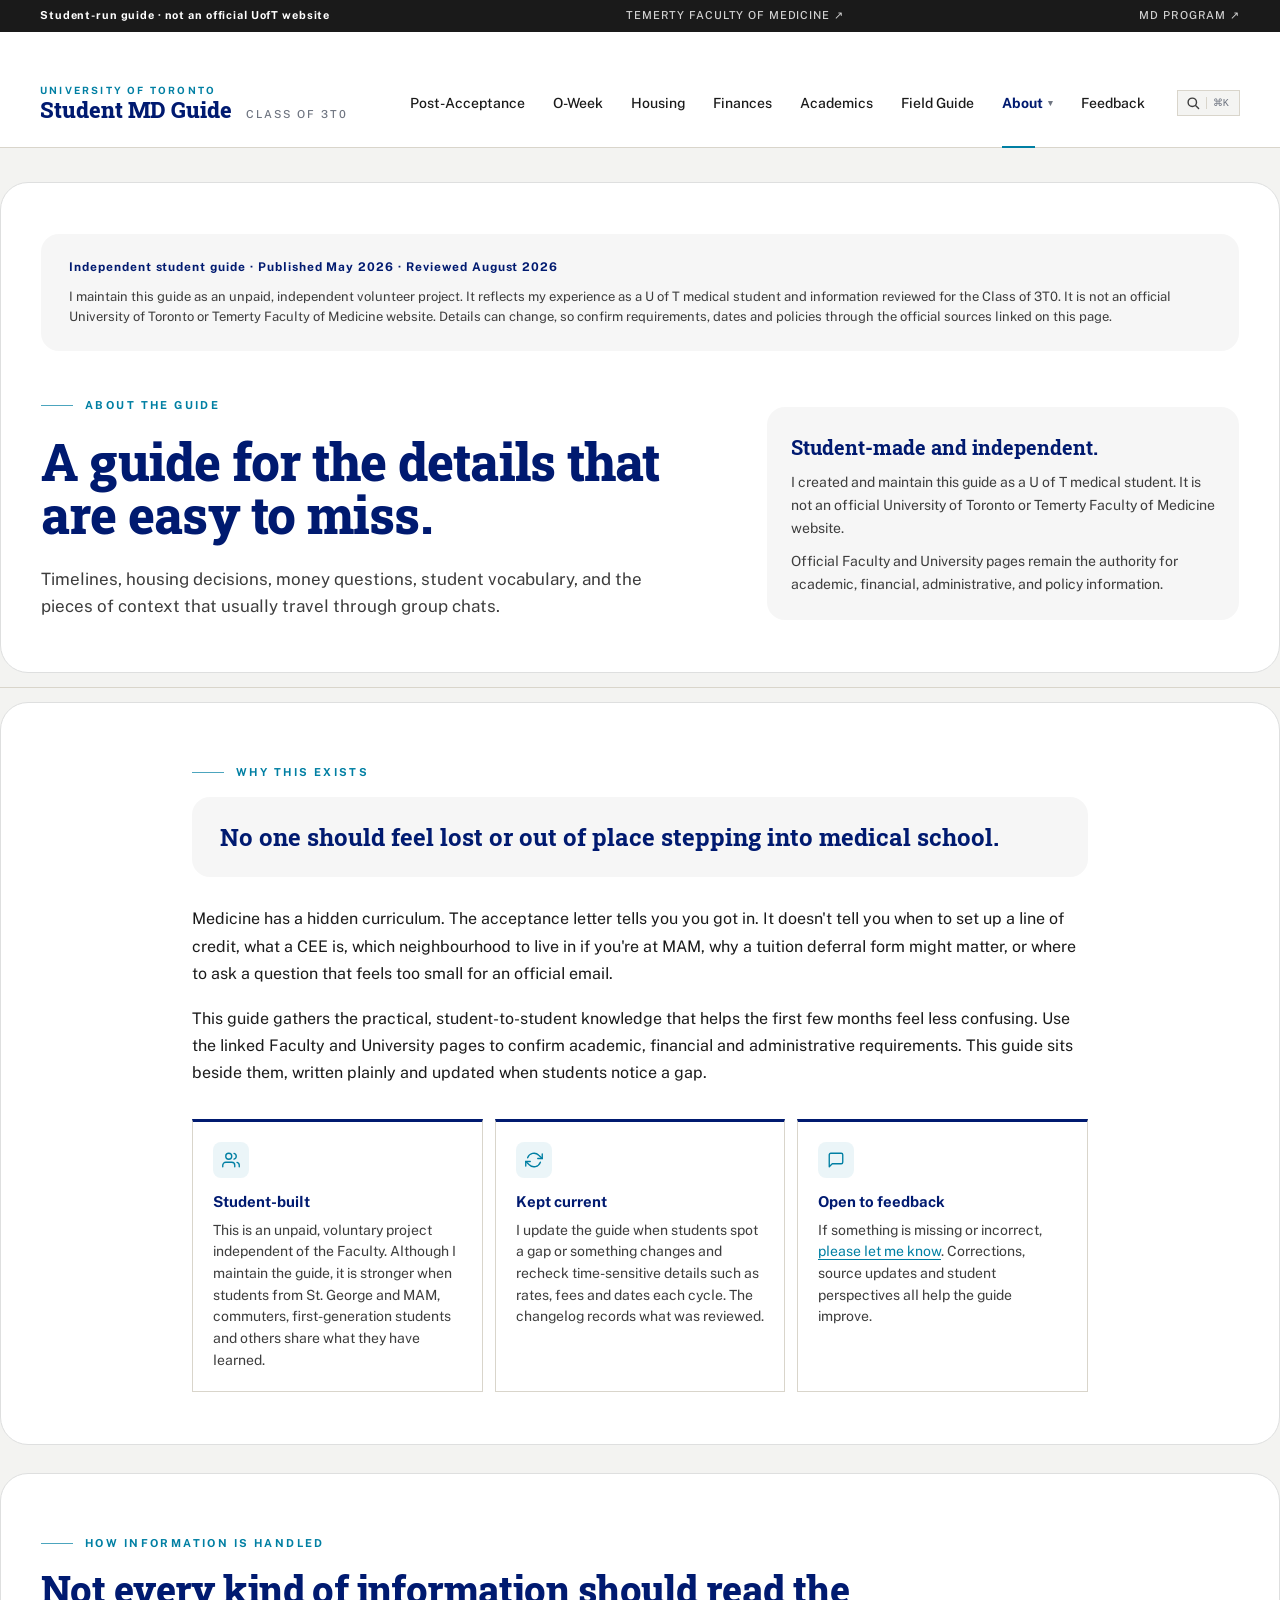
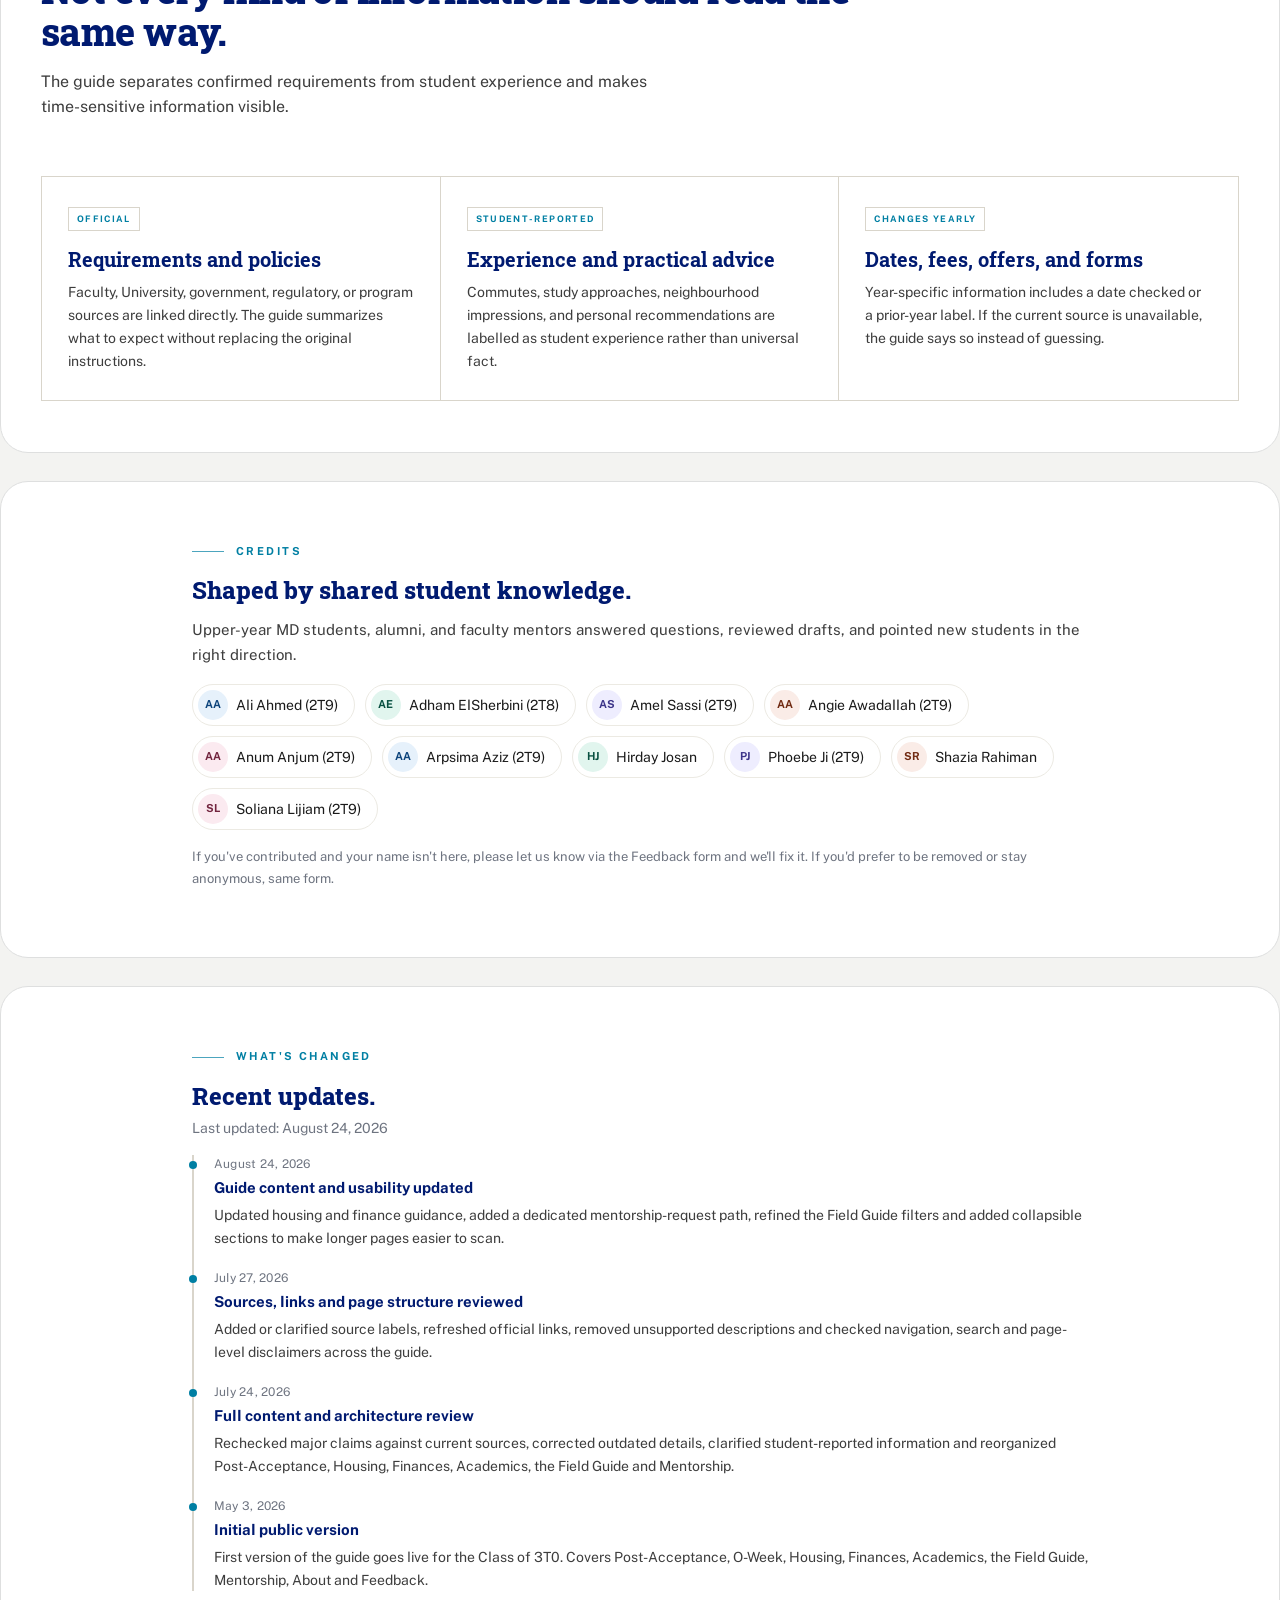
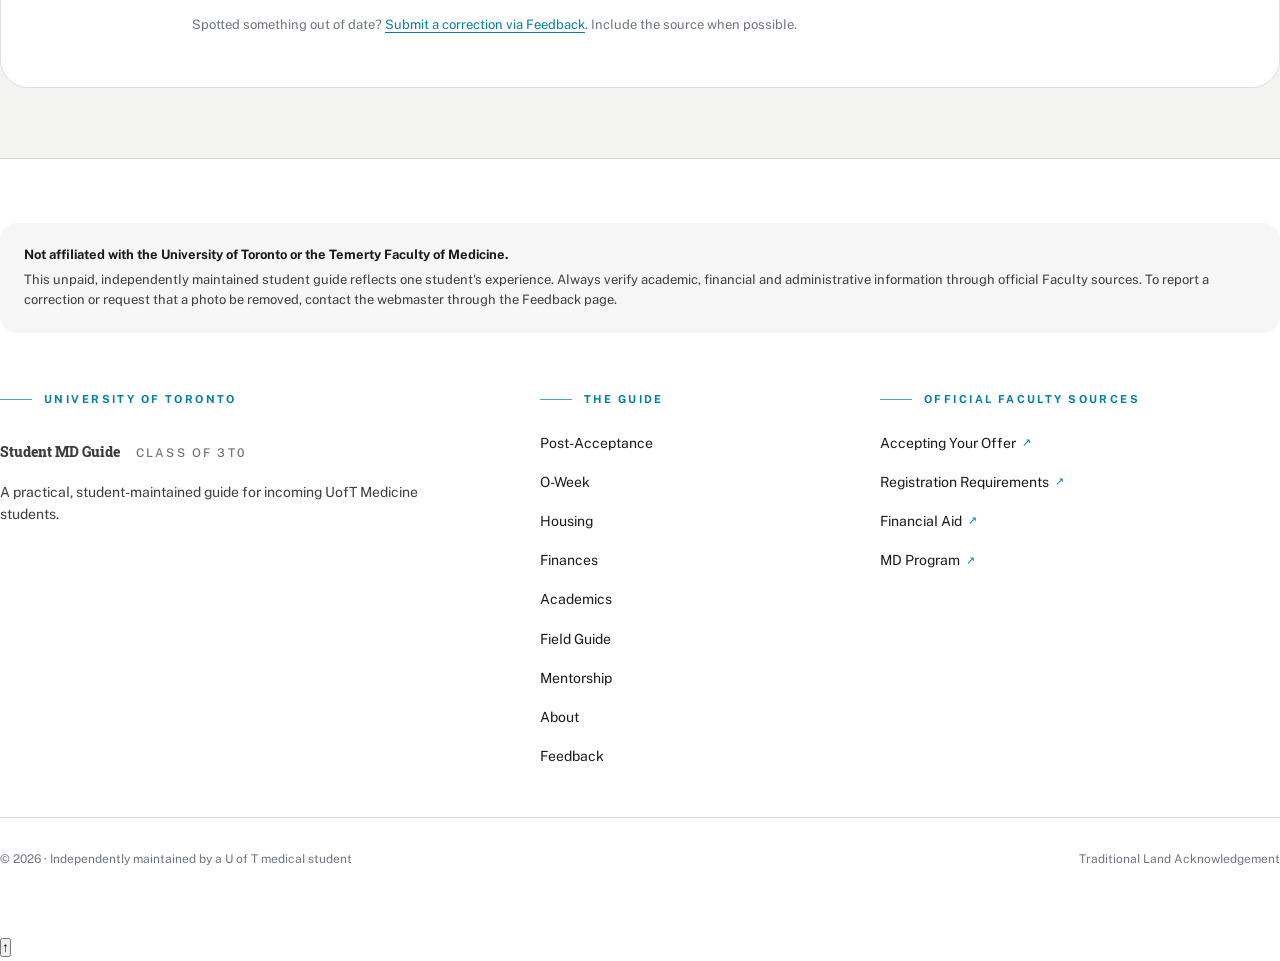
<file: about.html>
<!DOCTYPE html>
<html lang="en">
<head>
<meta charset="UTF-8" />
<meta name="viewport" content="width=device-width, initial-scale=1.0" />
<title>About the Guide · Student MD Guide</title>
<meta name="description" content="About the independent U of T Student MD Guide, how it is maintained and how to suggest a correction." />
<link rel="canonical" href="https://welcomeuoftmed.ca/about.html" />
<meta property="og:type" content="website" /><meta property="og:site_name" content="UofT Student MD Guide" /><meta property="og:title" content="About the Guide · Student MD Guide" /><meta property="og:description" content="How this independent student guide is maintained and how to suggest a correction." /><meta property="og:url" content="https://welcomeuoftmed.ca/about.html" /><meta property="og:image" content="https://welcomeuoftmed.ca/social-preview.jpg" /><meta property="og:image:alt" content="University College on the University of Toronto Front Campus" />
<meta name="twitter:card" content="summary_large_image" /><meta name="twitter:title" content="About the Guide · Student MD Guide" /><meta name="twitter:description" content="How this independent student guide is maintained and how to suggest a correction." /><meta name="twitter:image" content="https://welcomeuoftmed.ca/social-preview.jpg" />
<link rel="preconnect" href="https://fonts.googleapis.com" />
<link rel="preconnect" href="https://fonts.gstatic.com" crossorigin />
<link href="https://fonts.googleapis.com/css2?family=Public+Sans:wght@400;500;600;700;800;900&family=Roboto+Slab:wght@500;700;800;900&display=swap" rel="stylesheet" />
<link rel="stylesheet" href="launch-polish.css" />
<style>
  :root {
    --uoft-navy: #001A70;
    --uoft-navy-deep: #001454;
    --uoft-teal: #007FA3;
    --uoft-teal-deep: #006285;
    --ink: #1A1A1A;
    --ink-soft: #3D3D3D;
    --ink-muted: #6E7480;
    --paper: #FFFFFF;
    --paper-soft: #F4F4F2;
    --hairline: #D9D5CB;
    --hairline-soft: #ECEAE3;
  }
  * { margin: 0; padding: 0; box-sizing: border-box; }
  html { font-feature-settings: 'ss01', 'cv01', 'cv11'; }
  body {
    background: var(--paper);
    color: var(--ink);
    font-family: 'Public Sans', sans-serif;
    font-size: 17px;
    line-height: 1.6;
    -webkit-font-smoothing: antialiased;
    text-rendering: auto;
  }
  .font-display {
    font-family: 'Roboto Slab', Georgia, serif;
    font-weight: 800;
    letter-spacing: -0.015em;
    line-height: 1.05;
    color: var(--uoft-navy);
  }
  ::selection { background: var(--uoft-navy); color: white; }
  a { color: inherit; text-decoration: none; }
  img { display: block; max-width: 100%; }

  .container { max-width: 1280px; margin: 0 auto; padding: 0 24px; }
  @media (min-width: 768px) { .container { padding: 0 40px; } }

  /* ── Utility ribbon ── */
  .ribbon {
    background: var(--ink);
    color: white;
    font-size: 11px;
    letter-spacing: 0.08em;
  }
  .ribbon-inner {
    height: 32px;
    display: flex;
    align-items: center;
    justify-content: space-between;
  }
  .ribbon-inner > span { font-weight: 700; color: #fff; }
  @media (max-width: 620px) {
    .ribbon-inner > a { display: none; }
    .ribbon-inner { justify-content: center; text-align: center; letter-spacing: .04em; }
  }
  .ribbon a { opacity: 0.8; transition: opacity 180ms; text-transform: uppercase; font-weight: 500; }
  .ribbon a:hover { opacity: 1; }

  /* ── Header ── */
  .header {
    background: white;
    border-bottom: 1px solid var(--hairline);
    position: sticky;
    top: 0;
    z-index: 40;
  }
  .header-inner {
    height: 88px;
    display: flex;
    align-items: center;
    justify-content: space-between;
  }
  .logo {
    display: flex;
    align-items: center;
    gap: 14px;
    line-height: 1;
    text-decoration: none;
  }
  .logo-shield {
    width: 30px;
    height: 70px;
    flex-shrink: 0;
    object-fit: contain;
  }
  .logo-text { display: flex; flex-direction: column; line-height: 1; }
  .logo-eyebrow {
    font-size: 10px;
    letter-spacing: 0.22em;
    text-transform: uppercase;
    font-weight: 700;
    color: var(--uoft-teal);
  }
  .logo-mark {
    font-family: 'Roboto Slab', serif;
    font-weight: 800;
    font-size: 22px;
    color: var(--uoft-navy);
    line-height: 1;
    transition: color 180ms;
  }
  .logo:hover .logo-mark { color: var(--uoft-teal); }
  .logo-mark-row {
    display: inline-flex;
    align-items: baseline;
    gap: 14px;
    margin-top: 4px;
  }
  .logo-edition {
    font-family: 'Public Sans', sans-serif;
    font-weight: 500;
    font-size: 11px;
    letter-spacing: 0.18em;
    color: var(--ink-muted);
    text-transform: uppercase;
    line-height: 1;
  }
  .nav { display: none; gap: 22px; align-items: center; flex-wrap: wrap; justify-content: flex-end; }
  @media (min-width: 768px) { .nav { display: flex; } }
  @media (min-width: 1100px) { .nav { gap: 28px; } }
  .nav a {
    font-size: 13px;
    font-weight: 500;
    color: var(--ink);
    transition: color 180ms;
    white-space: nowrap;
  }
  @media (min-width: 1100px) { .nav a { font-size: 14px; } }
  .nav a:hover { color: var(--uoft-teal); }
  .nav a.is-active {
    color: var(--uoft-navy);
    font-weight: 700;
    position: relative;
  }
  .nav a.is-active::after {
    content: '';
    position: absolute;
    left: 0;
    right: 0;
    bottom: -34px;
    height: 2px;
    background: var(--uoft-teal);
  }

  /* Dropdown nav (About → About / Mentorship) */
  .nav-dropdown {
    position: relative;
    display: flex;
    align-items: center;
  }
  .nav-dropdown-trigger {
    background: none;
    border: 0;
    padding: 0;
    margin: 0;
    font-family: inherit;
    font-size: 13px;
    font-weight: 500;
    color: var(--ink);
    cursor: pointer;
    display: inline-flex;
    align-items: center;
    gap: 5px;
    transition: color 180ms;
    white-space: nowrap;
    line-height: inherit;
  }
  @media (min-width: 1100px) { .nav-dropdown-trigger { font-size: 14px; } }
  .nav-dropdown-trigger:hover { color: var(--uoft-teal); }
  .nav-dropdown.is-active-section .nav-dropdown-trigger {
    color: var(--uoft-navy);
    font-weight: 700;
  }
  .nav-dropdown.is-active-section::after {
    content: '';
    position: absolute;
    left: 0;
    right: 18px;
    bottom: -34px;
    height: 2px;
    background: var(--uoft-teal);
  }
  .nav-dropdown-caret {
    font-size: 9px;
    color: var(--ink-muted);
    transition: transform 220ms, color 180ms;
    margin-top: 1px;
  }
  .nav-dropdown:hover .nav-dropdown-caret,
  .nav-dropdown.is-open .nav-dropdown-caret {
    transform: rotate(180deg);
    color: var(--uoft-navy);
  }

  .nav-dropdown-menu {
    position: absolute;
    top: calc(100% + 28px);
    right: 0;
    min-width: 240px;
    background: white;
    border: 1px solid var(--hairline);
    box-shadow: 0 8px 32px rgba(0, 0, 0, 0.08);
    padding: 8px;
    z-index: 50;
    opacity: 0;
    visibility: hidden;
    transform: translateY(-4px);
    transition: opacity 180ms, transform 180ms, visibility 180ms;
  }
  .nav-dropdown:hover .nav-dropdown-menu,
  .nav-dropdown:focus-within .nav-dropdown-menu,
  .nav-dropdown.is-open .nav-dropdown-menu {
    opacity: 1;
    visibility: visible;
    transform: translateY(0);
  }
  /* Hover bridge so cursor can move from trigger to menu without closing */
  .nav-dropdown::before {
    content: '';
    position: absolute;
    top: 100%;
    right: 0;
    width: 100%;
    height: 28px;
    pointer-events: none;
  }
  .nav-dropdown:hover::before,
  .nav-dropdown.is-open::before {
    pointer-events: auto;
  }
  .nav-dropdown-menu a {
    display: block;
    padding: 12px 14px;
    font-size: 13px;
    text-decoration: none;
    border-left: 2px solid transparent;
    transition: background 160ms, border-color 160ms;
  }
  .nav-dropdown-menu a:hover,
  .nav-dropdown-menu a:focus-visible {
    background: var(--paper-soft);
    border-left-color: var(--uoft-teal);
    outline: none;
  }
  .nav-dropdown-menu a.is-active {
    background: var(--paper-soft);
    border-left-color: var(--uoft-navy);
  }
  .nav-dropdown-menu a.is-active::after { display: none; }
  .nav-dropdown-label {
    display: block;
    color: var(--uoft-navy);
    font-weight: 700;
    margin-bottom: 2px;
  }
  .nav-dropdown-desc {
    display: block;
    color: var(--ink-muted);
    font-size: 11px;
    line-height: 1.4;
  }

  /* ── Eyebrow ── */
  .eyebrow {
    display: inline-flex;
    align-items: center;
    gap: 12px;
  }
  .eyebrow-rule {
    display: block;
    width: 32px;
    height: 1px;
    background: var(--uoft-teal);
    opacity: 0.7;
  }
  .eyebrow-text {
    font-size: 11px;
    letter-spacing: 0.22em;
    text-transform: uppercase;
    font-weight: 700;
    color: var(--uoft-teal);
  }
  .eyebrow.light .eyebrow-rule { background: rgba(255,255,255,0.4); }
  .eyebrow.light .eyebrow-text { color: rgba(255,255,255,0.85); }

  /* ── Buttons ── */
  .btn {
    display: inline-flex;
    align-items: center;
    justify-content: center;
    gap: 10px;
    padding: 14px 24px;
    font-family: inherit;
    font-size: 13px;
    font-weight: 700;
    letter-spacing: 0.1em;
    text-transform: uppercase;
    border: 1.5px solid transparent;
    transition: all 180ms cubic-bezier(0.2, 0.7, 0.2, 1);
    cursor: pointer;
    white-space: nowrap;
  }
  .btn-primary { background: var(--uoft-navy); color: white; border-color: var(--uoft-navy); }
  .btn-primary:hover { background: var(--uoft-navy-deep); border-color: var(--uoft-navy-deep); }
  .btn-outline { background: transparent; color: var(--uoft-navy); border-color: var(--uoft-navy); }
  .btn-outline:hover { background: var(--uoft-navy); color: white; }
  .btn-outline-light { background: transparent; color: white; border-color: white; }
  .btn-outline-light:hover { background: white; color: var(--uoft-navy); }

  /* ── Animations ── */
  @keyframes fadeUp {
    from { opacity: 0; transform: translateY(14px); }
    to { opacity: 1; transform: translateY(0); }
  }
  .fade-up { animation: fadeUp 0.85s cubic-bezier(0.2, 0.7, 0.2, 1) both; }
  .delay-1 { animation-delay: 80ms; }
  .delay-2 { animation-delay: 160ms; }
  .delay-3 { animation-delay: 240ms; }

  /* ── Hero ── */
  .hero {
    position: relative;
    width: 100%;
    height: 78vh;
    min-height: 560px;
    overflow: hidden;
  }
  .hero img {
    position: absolute;
    inset: 0;
    width: 100%;
    height: 100%;
    object-fit: cover;
  }
  .hero-tint {
    position: absolute;
    inset: 0;
    background: linear-gradient(135deg, rgba(0,26,112,0.22) 0%, rgba(0,26,112,0.08) 60%, transparent 100%);
  }
  .hero-content {
    position: absolute;
    inset: 0;
    display: flex;
    align-items: center;
  }
  .hero-content > div { width: 100%; }
  .inset-block {
    background: white;
    padding: 56px;
    max-width: 640px;
    box-shadow: 0 1px 0 rgba(0,26,112,0.08);
  }
  @media (max-width: 767px) { .inset-block { padding: 32px 28px; } }
  .hero h1 {
    font-family: 'Roboto Slab', serif;
    font-weight: 800;
    line-height: 1.05;
    letter-spacing: -0.015em;
    color: var(--uoft-navy);
    font-size: clamp(2.5rem, 5.5vw, 4.25rem);
    margin-top: 24px;
  }
  .hero h2 {
    font-family: 'Roboto Slab', serif;
    font-weight: 500;
    font-style: italic;
    color: var(--uoft-teal);
    font-size: clamp(2rem, 4vw, 3rem);
    line-height: 1.05;
    letter-spacing: -0.015em;
    margin-top: 8px;
  }

  /* ── Lede paragraph ── */
  .lede-section {
    padding: 56px 0 72px;
  }
  @media (min-width: 768px) {
    .lede-section { padding: 72px 0 80px; }
  }
  .lede {
    font-size: 20px;
    line-height: 1.6;
    color: var(--ink);
    max-width: 56rem;
  }
  @media (min-width: 768px) { .lede { font-size: 22px; } }
  .hero-disclaimer {
    display: flex;
    align-items: baseline;
    gap: 14px;
    padding: 14px 18px;
    margin-bottom: 36px;
    border-left: 3px solid var(--uoft-navy);
    background: var(--paper-soft);
    font-size: 13px;
    line-height: 1.55;
    color: var(--ink-soft);
    max-width: 56rem;
    flex-wrap: wrap;
  }
  .hero-disclaimer-label {
    font-size: 10px;
    letter-spacing: 0.18em;
    text-transform: uppercase;
    font-weight: 700;
    color: var(--uoft-navy);
    flex-shrink: 0;
  }
  .lede-section .container::after {
    content: '';
    display: block;
    width: 64px;
    height: 1px;
    background: var(--uoft-teal);
    margin-top: 48px;
    opacity: 0.7;
  }

  /* ── Section tiles (4-up) ── */
  .tiles-section {
    padding: 80px 0;
    background: var(--paper-soft);
  }
  @media (min-width: 768px) { .tiles-section { padding: 112px 0; } }
  .tiles-header {
    text-align: center;
    margin-bottom: 64px;
  }
  @media (min-width: 768px) { .tiles-header { margin-bottom: 80px; } }
  .tiles-header h2 {
    font-family: 'Roboto Slab', serif;
    font-weight: 800;
    color: var(--uoft-navy);
    font-size: clamp(2rem, 3.5vw, 3rem);
    line-height: 1.05;
    letter-spacing: -0.015em;
    margin-top: 20px;
  }
  .tiles-grid {
    display: grid;
    grid-template-columns: 1fr;
    gap: 24px;
  }
  @media (min-width: 640px) { .tiles-grid { grid-template-columns: 1fr 1fr; gap: 32px; } }
  @media (min-width: 1024px) { .tiles-grid { grid-template-columns: repeat(4, 1fr); } }
  .tile { display: flex; flex-direction: column; }
  .tile-img-wrap {
    aspect-ratio: 1 / 1;
    width: 100%;
    overflow: hidden;
    margin-bottom: 24px;
    position: relative;
  }
  .tile-img-wrap img {
    width: 100%;
    height: 100%;
    object-fit: cover;
    transition: transform 600ms cubic-bezier(0.2, 0.7, 0.2, 1);
  }
  .tile:hover .tile-img-wrap img { transform: scale(1.04); }
  .tile-num {
    position: absolute;
    top: 0;
    left: 0;
    background: var(--uoft-navy);
    color: white;
    padding: 6px 12px;
    font-size: 10px;
    font-weight: 700;
    letter-spacing: 0.2em;
  }
  .tile-label {
    font-size: 11px;
    letter-spacing: 0.22em;
    text-transform: uppercase;
    font-weight: 700;
    color: var(--uoft-teal);
    margin-bottom: 12px;
  }
  .tile-desc {
    font-size: 15px;
    line-height: 1.55;
    color: var(--ink);
    margin-bottom: 24px;
    flex: 1;
  }
  .tile .btn { align-self: flex-start; }

  /* ── Full-bleed image break ── */
  .image-break {
    position: relative;
    width: 100%;
    overflow: hidden;
  }
  .placeholder {
    position: relative;
    width: 100%;
    background: var(--paper-soft);
    border: 1px dashed rgba(0, 26, 112, 0.25);
    display: flex;
    align-items: center;
    justify-content: center;
    overflow: hidden;
  }
  .placeholder.hero-aspect { aspect-ratio: 21 / 9; }
  .placeholder.video-aspect { aspect-ratio: 16 / 9; }
  .placeholder.square-aspect { aspect-ratio: 1 / 1; }
  .placeholder-stripe {
    position: absolute;
    inset: 0;
    background-image: repeating-linear-gradient(45deg, var(--uoft-navy) 0, var(--uoft-navy) 1px, transparent 1px, transparent 16px);
    opacity: 0.03;
  }
  .placeholder-content {
    position: relative;
    z-index: 1;
    display: flex;
    flex-direction: column;
    align-items: center;
    gap: 12px;
    text-align: center;
    padding: 40px;
  }
  .placeholder-icon {
    width: 24px;
    height: 24px;
    color: var(--uoft-navy);
  }
  .placeholder-kind {
    font-size: 10px;
    letter-spacing: 0.22em;
    text-transform: uppercase;
    font-weight: 700;
    color: var(--uoft-teal);
  }
  .placeholder-label {
    font-size: 13px;
    line-height: 1.55;
    max-width: 28rem;
    color: var(--ink-soft);
  }
  .image-break .credit {
    position: absolute;
    bottom: 16px;
    right: 24px;
    font-size: 10px;
    font-style: italic;
    color: var(--ink-muted);
  }

  /* ── Essay block ── */
  .essay-section { padding: 96px 0; }
  @media (min-width: 768px) { .essay-section { padding: 128px 0; } }
  .essay-grid { display: grid; gap: 40px; }
  @media (min-width: 768px) { .essay-grid { grid-template-columns: 5fr 7fr; gap: 80px; } }
  .essay-head h2 {
    font-family: 'Roboto Slab', serif;
    font-weight: 800;
    color: var(--uoft-navy);
    font-size: clamp(2rem, 3.5vw, 2.875rem);
    line-height: 1.05;
    letter-spacing: -0.015em;
    margin-top: 24px;
  }
  .essay-head h3 {
    font-family: 'Roboto Slab', serif;
    font-weight: 500;
    font-style: italic;
    color: var(--uoft-teal);
    font-size: clamp(1.5rem, 2.5vw, 2rem);
    line-height: 1.05;
    letter-spacing: -0.015em;
    margin-top: 8px;
  }
  .prose-content p {
    font-size: 17px;
    line-height: 1.75;
    color: var(--ink-soft);
    margin-bottom: 24px;
    max-width: 62ch;
  }
  .prose-content p:last-child { margin-bottom: 0; }
  .prose-content strong { color: var(--ink); font-weight: 600; }
  .prose-content a {
    color: var(--uoft-teal);
    text-decoration: underline;
    text-decoration-thickness: 1px;
    text-underline-offset: 4px;
    transition: all 180ms;
  }
  .prose-content a:hover { color: var(--uoft-teal-deep); text-decoration-thickness: 2px; }

  /* ── Resources stripe ── */
  .resources-section {
    padding: 80px 0;
    background: var(--paper-soft);
  }
  @media (min-width: 768px) { .resources-section { padding: 112px 0; } }
  .resources-grid { display: grid; gap: 40px; }
  @media (min-width: 768px) { .resources-grid { grid-template-columns: 4fr 8fr; gap: 80px; } }
  .resources-head h2 {
    font-family: 'Roboto Slab', serif;
    font-weight: 800;
    color: var(--uoft-navy);
    font-size: clamp(1.75rem, 3vw, 2.5rem);
    line-height: 1.05;
    letter-spacing: -0.015em;
    margin-top: 24px;
  }
  .resources-head p {
    margin-top: 20px;
    font-size: 15px;
    line-height: 1.6;
    color: var(--ink-soft);
    max-width: 24rem;
  }
  .resource-list {
    border-top: 1px solid var(--hairline);
  }
  .resource-link {
    display: grid;
    grid-template-columns: auto 1fr;
    gap: 20px;
    padding: 24px 0;
    border-bottom: 1px solid var(--hairline);
    align-items: start;
    transition: padding 220ms cubic-bezier(0.2, 0.7, 0.2, 1);
  }
  .resource-link:hover { padding-left: 12px; }
  .resource-arrow {
    color: var(--uoft-teal);
    font-weight: 700;
    font-size: 20px;
    line-height: 1.4;
    transition: color 180ms;
  }
  .resource-link:hover .resource-arrow { color: var(--uoft-navy); }
  .resource-title {
    font-family: 'Roboto Slab', serif;
    font-weight: 800;
    font-size: 20px;
    color: var(--uoft-navy);
    line-height: 1.2;
    margin-bottom: 6px;
    transition: color 180ms;
  }
  @media (min-width: 768px) { .resource-title { font-size: 22px; } }
  .resource-link:hover .resource-title { color: var(--uoft-teal); }
  .resource-note {
    font-size: 13px;
    font-style: italic;
    color: var(--ink-soft);
    margin-top: 6px;
  }
  .independence-box {
    padding: 24px; border: 1px solid var(--hairline);
    border-top: 3px solid var(--uoft-teal); background: #fff;
  }
  .independence-box strong {
    display: block; margin-bottom: 8px; color: var(--uoft-navy);
    font-family: 'Roboto Slab', serif; font-size: 20px;
  }
  .independence-box p { color: var(--ink-soft); font-size: 14px; line-height: 1.65; }
  .independence-box p + p { margin-top: 10px; }
  .source-standard {
    display: grid; grid-template-columns: 1fr;
    border: 1px solid var(--hairline); background: #fff;
  }
  @media (min-width: 800px) { .source-standard { grid-template-columns: repeat(3, 1fr); } }
  .source-standard-item {
    padding: 26px; border-bottom: 1px solid var(--hairline);
  }
  @media (min-width: 800px) {
    .source-standard-item { border-bottom: 0; border-right: 1px solid var(--hairline); }
    .source-standard-item:last-child { border-right: 0; }
  }
  .source-standard-label {
    display: inline-flex; margin-bottom: 16px; padding: 4px 8px;
    border: 1px solid var(--hairline); color: var(--uoft-teal);
    font-size: 9px; font-weight: 700; letter-spacing: .15em; text-transform: uppercase;
  }
  .source-standard-item h3 {
    color: var(--uoft-navy); font-family: 'Roboto Slab', serif;
    font-size: 20px; line-height: 1.2;
  }
  .source-standard-item p {
    margin-top: 10px; color: var(--ink-soft); font-size: 14px; line-height: 1.65;
  }

  /* ── Cohort section ── */
  .cohort-section {
    padding: 56px 0 80px;
  }
  @media (min-width: 768px) { .cohort-section { padding: 64px 0 112px; } }
  .cohort-header {
    margin-bottom: 48px;
    max-width: 56rem;
  }
  @media (min-width: 768px) { .cohort-header { margin-bottom: 64px; } }
  .cohort-header h2 {
    font-family: 'Roboto Slab', serif;
    font-weight: 800;
    color: var(--uoft-navy);
    font-size: clamp(2rem, 3.5vw, 3rem);
    line-height: 1.05;
    letter-spacing: -0.015em;
    margin-top: 20px;
  }
  .cohort-lede {
    margin-top: 20px;
    font-size: 18px;
    line-height: 1.6;
    color: var(--ink-soft);
    max-width: 44rem;
  }
  .cohort-grid {
    display: grid;
    grid-template-columns: 1fr;
    gap: 16px;
  }
  @media (min-width: 768px) {
    .cohort-grid {
      grid-template-columns: 7fr 5fr;
      gap: 20px;
      align-items: stretch;
    }
  }
  .cohort-large { display: flex; }
  .cohort-large > .placeholder { width: 100%; }
  .cohort-stack {
    display: grid;
    grid-template-columns: 1fr 1fr;
    gap: 16px;
  }
  @media (min-width: 768px) {
    .cohort-stack {
      grid-template-columns: 1fr;
      grid-template-rows: 1fr 1fr;
      gap: 20px;
    }
  }
  .cohort-aspect-large { aspect-ratio: 4 / 3; width: 100%; }
  @media (min-width: 768px) {
    .cohort-aspect-large { aspect-ratio: auto; height: 100%; min-height: 520px; }
  }
  .cohort-aspect-small { aspect-ratio: 4 / 3; width: 100%; }
  @media (min-width: 768px) {
    .cohort-aspect-small { aspect-ratio: auto; height: 100%; }
  }

  /* ── CTA pair ── */
  .cta-section { padding: 80px 0; }
  @media (min-width: 768px) { .cta-section { padding: 112px 0; } }
  .cta-grid {
    display: grid;
    grid-template-columns: 1fr;
    align-items: stretch;
  }
  @media (min-width: 768px) { .cta-grid { grid-template-columns: 1fr 1fr; } }
  .cta-text-panel {
    background: var(--uoft-navy);
    padding: 48px 40px;
    display: flex;
    flex-direction: column;
    justify-content: center;
    color: white;
  }
  @media (min-width: 768px) { .cta-text-panel { padding: 64px; } }
  .cta-text-panel h2 {
    font-family: 'Roboto Slab', serif;
    font-weight: 800;
    color: white;
    font-size: clamp(1.875rem, 3vw, 2.5rem);
    line-height: 1.05;
    letter-spacing: -0.015em;
    margin-top: 24px;
  }
  .cta-text-panel p {
    margin-top: 20px;
    font-size: 16px;
    line-height: 1.6;
    color: rgba(255,255,255,0.85);
  }
  .cta-text-panel .btn {
    margin-top: 32px;
    align-self: flex-start;
  }

  /* ── Footer ── */
  .footer {
    border-top: 1px solid var(--hairline);
    margin-top: 0;
    background: var(--paper);
  }
  .footer-inner { padding: 64px 0; }
  .footer-disclaimer {
    border: 1px solid var(--hairline);
    border-left: 3px solid var(--uoft-navy);
    padding: 18px 22px;
    margin-bottom: 48px;
    font-size: 13px;
    line-height: 1.6;
    color: var(--ink-soft);
    background: var(--paper-soft);
  }
  .footer-disclaimer strong {
    display: block;
    color: var(--ink);
    font-weight: 700;
    margin-bottom: 4px;
    font-size: 13px;
  }
  .footer-grid {
    display: grid;
    grid-template-columns: 1fr;
    gap: 40px;
    padding-bottom: 48px;
  }
  @media (min-width: 768px) {
    .footer-grid {
      grid-template-columns: 5fr 3fr 4fr;
    }
  }
  .footer-brand-mark {
    font-family: 'Roboto Slab', serif;
    font-weight: 800;
    font-size: 28px;
    color: var(--uoft-navy);
    line-height: 1.2;
    display: flex;
    align-items: baseline;
    gap: 16px;
    flex-wrap: wrap;
  }
  .footer-brand-edition {
    font-family: 'Public Sans', sans-serif;
    font-weight: 500;
    font-size: 12px;
    letter-spacing: 0.18em;
    color: var(--ink-muted);
    text-transform: uppercase;
    line-height: 1;
  }
  .footer-brand p {
    margin-top: 20px;
    font-size: 14px;
    line-height: 1.55;
    color: var(--ink-soft);
    max-width: 28rem;
  }
  .footer-col-eyebrow { margin-bottom: 20px; }
  .footer ul { list-style: none; display: flex; flex-direction: column; gap: 12px; }
  .footer ul a {
    font-size: 14px;
    color: var(--ink);
    transition: color 180ms;
    display: inline-flex;
    align-items: center;
    gap: 6px;
  }
  .footer ul a:hover { color: var(--uoft-teal); }
  .footer-ext { font-size: 11px; color: var(--uoft-teal); }
  .footer-bottom {
    padding-top: 32px;
    border-top: 1px solid var(--hairline);
    display: flex;
    flex-direction: column;
    justify-content: space-between;
    gap: 16px;
  }
  @media (min-width: 768px) { .footer-bottom { flex-direction: row; } }
  .footer-bottom * { font-size: 12px; color: var(--ink-muted); }
  .footer-bottom a:hover { color: var(--uoft-teal); }

  /* ────────────────────────────────────────────────────────
     INNER PAGE PATTERNS — shared across Post-Acceptance,
     Housing, Finances, Handbook, Feedback
     ──────────────────────────────────────────────────────── */

  /* Page hero — smaller, banded version of the homepage hero */
  .page-hero {
    background: var(--paper);
    padding: 56px 0 40px;
    border-bottom: 1px solid var(--hairline);
  }
  @media (min-width: 768px) {
    .page-hero { padding: 80px 0 56px; }
  }
  .page-hero-grid {
    display: grid;
    gap: 32px;
    grid-template-columns: 1fr;
  }
  @media (min-width: 768px) {
    .page-hero-grid {
      grid-template-columns: 7fr 5fr;
      gap: 64px;
      align-items: end;
    }
  }
  .page-hero h1 {
    font-family: 'Roboto Slab', serif;
    font-weight: 800;
    color: var(--uoft-navy);
    font-size: clamp(2rem, 4vw, 3.5rem);
    line-height: 1.05;
    letter-spacing: -0.015em;
    margin-top: 20px;
  }
  .page-hero-lede {
    margin-top: 24px;
    font-size: 17px;
    line-height: 1.6;
    color: var(--ink-soft);
    max-width: 38rem;
  }
  .page-hero-meta {
    border-left: 2px solid var(--uoft-teal);
    padding-left: 20px;
    font-size: 13px;
    line-height: 1.55;
    color: var(--ink-soft);
  }
  .page-hero-meta strong {
    display: block;
    font-size: 11px;
    letter-spacing: 0.18em;
    text-transform: uppercase;
    font-weight: 700;
    color: var(--uoft-teal);
    margin-bottom: 6px;
  }
  .page-hero-meta + .page-hero-meta {
    margin-top: 24px;
  }

  /* Shared section block */
  .section {
    padding: 64px 0;
  }
  @media (min-width: 768px) { .section { padding: 96px 0; } }
  .section-tight { padding: 48px 0; }
  @media (min-width: 768px) { .section-tight { padding: 64px 0; } }
  .section-soft { background: var(--paper-soft); }

  /* ── Sidebar TOC (Handbook + Finances) ──
     The TOC floats in the viewport gutter to the RIGHT of the 1280px content
     max-width. It only appears when there's enough gutter to clear the content,
     so it never overlaps text. Below that threshold, the inline .toc-mobile
     block at the top of the page-hero is used instead. */
  .has-toc { position: relative; }
  .toc-sidebar {
    display: none;
  }
  /* Show only when viewport is wide enough that content (1280px) + TOC (220px)
     + 48px breathing room can all fit. 1280 + 220 + 48 = 1548. */
  @media (min-width: 1548px) {
    .toc-sidebar {
      display: block;
      position: fixed;
      top: 120px;
      /* Sit just outside the content column on the right */
      left: calc(50% + 640px + 24px);
      width: 220px;
      z-index: 30;
      max-height: calc(100vh - 160px);
      overflow-y: auto;
    }
    .toc-sidebar-inner {
      border-left: 1px solid var(--hairline);
      padding: 4px 0 4px 18px;
    }
    .toc-eyebrow {
      font-size: 10px;
      letter-spacing: 0.22em;
      text-transform: uppercase;
      font-weight: 700;
      color: var(--uoft-teal);
      margin-bottom: 14px;
    }
    .toc-sidebar ul {
      list-style: none;
      display: flex;
      flex-direction: column;
      gap: 10px;
    }
    .toc-sidebar a {
      display: block;
      font-size: 13px;
      line-height: 1.45;
      color: var(--ink-muted);
      transition: color 180ms;
      padding: 2px 0;
      border-left: 2px solid transparent;
      margin-left: -20px;
      padding-left: 18px;
    }
    .toc-sidebar a:hover { color: var(--uoft-navy); }
    .toc-sidebar a.is-active {
      color: var(--uoft-navy);
      font-weight: 600;
      border-left-color: var(--uoft-navy);
    }
    /* Hide the inline mobile TOC when the sidebar is showing */
    .toc-mobile { display: none; }
  }
  /* Mobile/tablet: inline TOC at top of page-hero */
  .toc-mobile {
    display: block;
    margin-top: 24px;
    padding: 16px 18px;
    border: 1px solid var(--hairline);
    background: var(--paper-soft);
  }
  @media (min-width: 1100px) { .toc-mobile { display: none; } }
  .toc-mobile-eyebrow {
    font-size: 10px;
    letter-spacing: 0.22em;
    text-transform: uppercase;
    font-weight: 700;
    color: var(--uoft-teal);
    margin-bottom: 12px;
  }
  .toc-mobile ol {
    list-style: none;
    display: grid;
    grid-template-columns: 1fr;
    gap: 8px;
    counter-reset: toc;
  }
  @media (min-width: 600px) { .toc-mobile ol { grid-template-columns: 1fr 1fr; } }
  .toc-mobile li { counter-increment: toc; }
  .toc-mobile a {
    display: flex;
    gap: 10px;
    font-size: 14px;
    color: var(--ink);
    padding: 4px 0;
    transition: color 180ms;
  }
  .toc-mobile a::before {
    content: counter(toc, decimal-leading-zero);
    font-size: 10px;
    color: var(--uoft-teal);
    font-weight: 700;
    letter-spacing: 0.1em;
    padding-top: 4px;
  }
  .toc-mobile a:hover { color: var(--uoft-teal); }
  /* Anchor offset for sticky header */
  .has-toc [id] { scroll-margin-top: 100px; }

  .section-header {
    margin-bottom: 40px;
    max-width: 56rem;
  }
  @media (min-width: 768px) { .section-header { margin-bottom: 56px; } }
  .section-header h2 {
    font-family: 'Roboto Slab', serif;
    font-weight: 800;
    color: var(--uoft-navy);
    font-size: clamp(1.75rem, 3vw, 2.5rem);
    line-height: 1.1;
    letter-spacing: -0.015em;
    margin-top: 16px;
  }
  .section-header p {
    margin-top: 16px;
    font-size: 16px;
    line-height: 1.6;
    color: var(--ink-soft);
    max-width: 38rem;
  }

  /* Phase / numbered block */
  .phase {
    display: grid;
    grid-template-columns: 1fr;
    gap: 24px;
    padding: 40px 0;
    border-top: 1px solid var(--hairline);
  }
  @media (min-width: 768px) {
    .phase {
      grid-template-columns: 200px 1fr;
      gap: 48px;
      padding: 56px 0;
    }
  }
  .phase-number {
    font-family: 'Roboto Slab', serif;
    font-weight: 800;
    font-size: 64px;
    color: var(--uoft-navy);
    line-height: 1;
    font-feature-settings: 'tnum';
  }
  .phase-meta {
    margin-top: 16px;
  }
  .phase-meta-eyebrow {
    font-size: 11px;
    letter-spacing: 0.18em;
    text-transform: uppercase;
    font-weight: 700;
    color: var(--uoft-teal);
    margin-bottom: 6px;
  }
  .phase-meta h3 {
    font-family: 'Roboto Slab', serif;
    font-weight: 700;
    font-size: 22px;
    color: var(--uoft-navy);
    line-height: 1.2;
  }
  .phase-meta-desc {
    font-size: 14px;
    color: var(--ink-soft);
    margin-top: 8px;
    line-height: 1.55;
  }
  .phase-items {
    display: flex;
    flex-direction: column;
    gap: 0;
  }

  /* Checklist item — flat list-row style */
  .checklist-item {
    display: grid;
    grid-template-columns: 24px 1fr;
    gap: 16px;
    padding: 20px 0;
    border-top: 1px solid var(--hairline-soft);
    align-items: start;
  }
  .checklist-item:first-child { border-top: none; padding-top: 0; }
  .checklist-marker {
    width: 18px;
    height: 18px;
    border: 1.5px solid var(--uoft-navy);
    margin-top: 4px;
    position: relative;
  }
  .checklist-item.important .checklist-marker {
    background: var(--uoft-teal);
    border-color: var(--uoft-teal);
  }
  .checklist-item.milestone {
    background: var(--paper-soft);
    border-left: 3px solid var(--uoft-navy);
    padding: 18px 22px !important;
    border-top: 0 !important;
    margin-top: 8px;
  }
  .checklist-item.milestone .checklist-marker {
    background: var(--uoft-navy);
    border-color: var(--uoft-navy);
  }
  .milestone-tag {
    font-size: 9px;
    letter-spacing: 0.22em;
    text-transform: uppercase;
    font-weight: 700;
    color: white;
    background: var(--uoft-navy);
    padding: 3px 7px 2px;
    line-height: 1;
  }
  .checklist-sublist {
    list-style: none;
    margin-top: 10px;
    display: flex;
    flex-direction: column;
    gap: 4px;
  }
  .checklist-sublist li {
    font-size: 14px;
    line-height: 1.5;
    color: var(--ink-soft);
    padding-left: 16px;
    position: relative;
  }
  .checklist-sublist li::before {
    content: '✓';
    position: absolute;
    left: 0;
    top: 0;
    color: var(--uoft-teal);
    font-weight: 700;
    font-size: 12px;
  }

  /* Facebook groups list (Post-Acceptance) */
  .fb-groups-list {
    list-style: none;
    margin-top: 12px;
    display: flex;
    flex-direction: column;
    gap: 10px;
  }
  .fb-groups-list li {
    font-size: 14px;
    line-height: 1.55;
    color: var(--ink-soft);
    padding-left: 18px;
    position: relative;
  }
  .fb-groups-list li::before {
    content: '';
    position: absolute;
    left: 0;
    top: 9px;
    width: 8px;
    height: 1px;
    background: var(--uoft-teal);
  }
  .fb-groups-list a {
    font-weight: 700;
    color: var(--uoft-navy);
    border-bottom: 1px solid var(--uoft-teal);
    padding-bottom: 1px;
    transition: color 180ms;
  }
  .fb-groups-list a:hover { color: var(--uoft-teal); }
  .fb-groups-list-name-static {
    font-weight: 700;
    color: var(--uoft-navy);
  }
  .fb-groups-list-note {
    display: block;
    font-size: 13px;
    color: var(--ink-soft);
    margin-top: 2px;
    line-height: 1.5;
  }
  .fb-groups-list-note strong {
    color: var(--ink);
    font-weight: 700;
  }
  .checklist-title {
    font-family: 'Public Sans', sans-serif;
    font-weight: 600;
    font-size: 17px;
    color: var(--ink);
    margin-bottom: 6px;
    display: flex;
    flex-wrap: wrap;
    align-items: baseline;
    gap: 12px;
  }
  .important-tag {
    font-size: 9px;
    letter-spacing: 0.22em;
    text-transform: uppercase;
    font-weight: 700;
    color: var(--uoft-teal);
    border: 1px solid var(--uoft-teal);
    padding: 3px 6px 2px;
    line-height: 1;
  }
  .checklist-desc {
    font-size: 15px;
    line-height: 1.6;
    color: var(--ink-soft);
  }
  .checklist-link {
    display: inline-flex;
    align-items: center;
    gap: 6px;
    margin-top: 10px;
    font-size: 13px;
    font-weight: 600;
    color: var(--uoft-teal);
    text-decoration: none;
    border-bottom: 1px solid var(--uoft-teal);
    padding-bottom: 1px;
  }
  .checklist-link:hover {
    color: var(--uoft-navy);
    border-color: var(--uoft-navy);
  }

  /* Comparison table */
  .compare-table {
    width: 100%;
    border-collapse: collapse;
    border: 1px solid var(--hairline);
    background: white;
  }
  .compare-table th,
  .compare-table td {
    text-align: left;
    padding: 16px 18px;
    border-bottom: 1px solid var(--hairline);
    font-size: 14px;
    line-height: 1.5;
    vertical-align: top;
  }
  .compare-table thead th {
    background: var(--uoft-navy);
    color: white;
    font-weight: 700;
    font-size: 12px;
    letter-spacing: 0.1em;
    text-transform: uppercase;
    border-bottom: none;
  }
  .compare-table tbody th {
    font-family: 'Roboto Slab', serif;
    font-weight: 700;
    color: var(--uoft-navy);
    font-size: 14px;
    background: var(--paper-soft);
    width: 26%;
  }
  .compare-table .compare-cell-strong {
    font-weight: 700;
    color: var(--uoft-navy);
  }
  .compare-table .compare-cell-tbd {
    color: var(--ink-muted);
    font-style: italic;
    font-size: 13px;
  }
  .compare-scroll {
    overflow-x: auto;
    -webkit-overflow-scrolling: touch;
  }

  /* Bank quick-card row (for top of finances) */
  .bank-row {
    display: grid;
    grid-template-columns: 1fr;
    gap: 16px;
    margin-top: 32px;
  }
  @media (min-width: 768px) {
    .bank-row { grid-template-columns: repeat(3, 1fr); gap: 20px; }
  }
  @media (min-width: 1024px) {
    .bank-row { grid-template-columns: repeat(5, 1fr); }
  }
  .bank-card {
    background: white;
    border: 1px solid var(--hairline);
    padding: 24px;
    display: flex;
    flex-direction: column;
    gap: 4px;
    border-top: 3px solid var(--uoft-navy);
  }
  .bank-card.unverified { border-top-color: var(--ink-muted); }
  .bank-card-name {
    font-family: 'Roboto Slab', serif;
    font-weight: 800;
    font-size: 22px;
    color: var(--uoft-navy);
  }
  .bank-card-tagline {
    font-size: 12px;
    color: var(--ink-muted);
    margin-bottom: 16px;
    min-height: 32px;
  }
  .bank-card-stat {
    display: flex;
    justify-content: space-between;
    padding: 8px 0;
    border-top: 1px solid var(--hairline-soft);
    font-size: 13px;
  }
  .bank-card-stat:first-of-type { border-top: none; }
  .bank-card-stat-label {
    color: var(--ink-muted);
    text-transform: uppercase;
    letter-spacing: 0.1em;
    font-size: 10px;
    font-weight: 700;
  }
  .bank-card-stat-value {
    font-weight: 700;
    color: var(--uoft-navy);
    text-align: right;
    font-size: 13px;
  }
  .bank-card-verified {
    margin-top: 12px;
    font-size: 11px;
    color: var(--uoft-teal);
    font-weight: 600;
    letter-spacing: 0.05em;
  }
  .bank-card-unverified {
    margin-top: 12px;
    font-size: 11px;
    color: var(--ink-muted);
    font-style: italic;
  }
  .bank-card-link {
    display: inline-flex;
    align-items: center;
    gap: 6px;
    margin-top: 14px;
    font-size: 12px;
    font-weight: 600;
    color: var(--uoft-teal);
    border-bottom: 1px solid currentColor;
    padding-bottom: 2px;
    transition: color 180ms;
  }
  .bank-card-link:hover { color: var(--uoft-navy); }
  .bank-card-link-muted { color: var(--ink-muted); }
  .bank-card-link-muted:hover { color: var(--uoft-navy); }
  .bank-card-link-arrow { font-size: 10px; }

  /* Key dates list (OSAP / bursary timing) */
  .key-dates {
    list-style: none;
    margin-top: 24px;
    border-top: 1px solid var(--hairline);
  }
  .key-dates li {
    display: grid;
    grid-template-columns: 90px 1fr;
    gap: 16px;
    padding: 14px 0;
    border-bottom: 1px solid var(--hairline);
    font-size: 14px;
    line-height: 1.55;
  }
  .key-dates-month {
    font-size: 11px;
    letter-spacing: 0.18em;
    text-transform: uppercase;
    font-weight: 700;
    color: var(--uoft-teal);
    padding-top: 2px;
  }
  .key-dates-event {
    color: var(--ink-soft);
  }
  .key-dates-note {
    font-size: 12px;
    color: var(--ink-muted);
    line-height: 1.55;
    margin-top: 12px;
    font-style: italic;
  }
  .cost-verify-note {
    font-size: 13px;
    color: var(--ink-muted);
    margin-top: 18px;
    line-height: 1.55;
  }
  .cost-verify-note a {
    color: var(--uoft-teal);
    border-bottom: 1px solid currentColor;
    padding-bottom: 1px;
    transition: color 180ms;
  }
  .cost-verify-note a:hover { color: var(--uoft-navy); }

  /* Year 1 fee schedule table */
  .cost-table-title {
    font-family: 'Roboto Slab', serif;
    font-weight: 700;
    font-size: 18px;
    color: var(--uoft-navy);
    margin-top: 56px;
    margin-bottom: 20px;
    line-height: 1.25;
  }
  .cost-table-wrap {
    overflow-x: auto;
    border: 1px solid var(--hairline);
    background: white;
  }
  .cost-table {
    width: 100%;
    border-collapse: collapse;
    font-size: 14px;
    min-width: 640px;
  }
  .cost-table thead th {
    text-align: right;
    padding: 16px 18px;
    background: var(--paper-soft);
    border-bottom: 1px solid var(--hairline);
    font-size: 11px;
    letter-spacing: 0.15em;
    text-transform: uppercase;
    font-weight: 700;
    color: var(--uoft-navy);
  }
  .cost-table thead th:first-child {
    text-align: left;
    background: var(--paper-soft);
  }
  .cost-table tbody th {
    text-align: left;
    padding: 14px 18px;
    font-weight: 600;
    color: var(--ink);
    border-bottom: 1px solid var(--hairline);
    background: white;
    width: 38%;
  }
  .cost-table tbody td {
    padding: 14px 18px;
    text-align: right;
    border-bottom: 1px solid var(--hairline);
    color: var(--ink-soft);
    font-feature-settings: 'tnum';
    font-variant-numeric: tabular-nums;
  }
  .cost-table-band td {
    background: var(--uoft-navy) !important;
    color: white !important;
    font-size: 11px !important;
    letter-spacing: 0.18em;
    text-transform: uppercase;
    font-weight: 700;
    text-align: left !important;
    padding: 10px 18px !important;
  }
  .cost-table-total th,
  .cost-table-total td {
    background: var(--paper-soft);
    font-weight: 700;
    color: var(--ink);
  }
  .cost-table-total td {
    color: var(--uoft-navy);
  }
  .cost-table-footnote {
    font-size: 12px;
    color: var(--ink-muted);
    margin-top: 12px;
    line-height: 1.55;
    font-style: italic;
  }

  /* Pull callout link */
  .pull-callout-link {
    display: inline-flex;
    align-items: center;
    gap: 8px;
    margin-top: 20px;
    font-size: 13px;
    font-weight: 600;
    color: white;
    border-bottom: 1px solid currentColor;
    padding-bottom: 2px;
    transition: opacity 180ms;
  }
  .pull-callout-link:hover { opacity: 0.8; }

  /* Policy callout */
  .callout-policy {
    margin-top: 32px;
    border: 1px solid var(--hairline);
    border-left: 3px solid var(--uoft-teal);
    background: var(--paper);
    padding: 28px 32px;
  }
  .callout-policy-eyebrow {
    font-size: 11px;
    letter-spacing: 0.22em;
    text-transform: uppercase;
    font-weight: 700;
    color: var(--uoft-teal);
    margin-bottom: 12px;
  }
  .callout-policy h3 {
    font-family: 'Roboto Slab', serif;
    font-weight: 700;
    font-size: 19px;
    color: var(--uoft-navy);
    line-height: 1.3;
    margin-bottom: 14px;
    max-width: 48rem;
  }
  .callout-policy p {
    font-size: 14px;
    line-height: 1.6;
    color: var(--ink-soft);
    margin-bottom: 16px;
    max-width: 48rem;
  }
  .callout-policy-link {
    display: inline-flex;
    align-items: center;
    gap: 8px;
    font-size: 13px;
    font-weight: 600;
    color: var(--uoft-teal);
    border-bottom: 1px solid currentColor;
    padding-bottom: 2px;
    transition: color 180ms;
  }
  .callout-policy-link:hover { color: var(--uoft-navy); }

  /* Commuter testimonial cards (Housing) */
  .testimonial-grid {
    display: grid;
    grid-template-columns: 1fr;
    gap: 20px;
  }
  @media (min-width: 768px) {
    .testimonial-grid { grid-template-columns: 1fr 1fr; gap: 24px; }
  }
  .testimonial-card {
    background: var(--paper);
    border: 1px solid var(--hairline);
    padding: 26px 28px 28px;
  }
  .testimonial-eyebrow {
    font-size: 11px;
    letter-spacing: 0.18em;
    text-transform: uppercase;
    font-weight: 700;
    color: var(--uoft-teal);
    margin-bottom: 14px;
  }
  .testimonial-card p {
    font-size: 15px;
    line-height: 1.6;
    color: var(--ink);
    margin-bottom: 14px;
  }
  .testimonial-meta {
    font-size: 12px;
    color: var(--ink-muted);
    font-style: italic;
  }
  .testimonial-note {
    margin-top: 24px;
    font-size: 13px;
    color: var(--ink-muted);
  }
  .testimonial-note a {
    color: var(--uoft-teal);
    border-bottom: 1px solid currentColor;
    padding-bottom: 1px;
  }
  .testimonial-note a:hover { color: var(--uoft-navy); }

  /* Search sites grid (Housing) */
  .search-sites-grid {
    display: grid;
    grid-template-columns: 1fr;
    gap: 0;
    border: 1px solid var(--hairline);
    background: var(--paper);
  }

  /* Roommate finder card — sits above the search-sites-grid */
  .roommate-finder {
    display: grid;
    grid-template-columns: 52px 1fr 28px;
    gap: 20px;
    align-items: center;
    background: var(--paper-soft);
    border: 1px solid var(--hairline);
    border-bottom: 0;
    padding: 22px 28px;
    transition: background 180ms;
  }
  .roommate-finder:hover { background: #E8F4F8; }
  .roommate-finder-icon {
    width: 44px;
    height: 44px;
    background: var(--uoft-navy);
    border-radius: 50%;
    display: flex;
    align-items: center;
    justify-content: center;
    flex-shrink: 0;
    color: white;
  }
  .roommate-finder-icon svg {
    width: 24px;
    height: 24px;
    display: block;
  }
  .roommate-finder-eyebrow {
    font-size: 10px;
    letter-spacing: 0.22em;
    text-transform: uppercase;
    font-weight: 700;
    color: var(--uoft-teal);
    margin-bottom: 4px;
  }
  .roommate-finder-title {
    font-family: 'Roboto Slab', serif;
    font-weight: 700;
    font-size: 16px;
    color: var(--uoft-navy);
    line-height: 1.25;
    margin-bottom: 6px;
  }
  .roommate-finder-desc {
    font-size: 13px;
    line-height: 1.55;
    color: var(--ink-soft);
  }
  .roommate-finder-arrow {
    font-size: 18px;
    color: var(--ink-muted);
    transition: color 180ms;
    justify-self: end;
  }
  .roommate-finder:hover .roommate-finder-arrow { color: var(--uoft-teal); }
  @media (max-width: 640px) {
    .roommate-finder { grid-template-columns: 44px 1fr; }
    .roommate-finder-arrow { display: none; }
  }
  .search-site {
    display: grid;
    grid-template-columns: 60px 1fr 24px;
    gap: 20px;
    padding: 22px 28px;
    border-bottom: 1px solid var(--hairline);
    transition: background 180ms;
    align-items: start;
  }
  .search-site:last-child { border-bottom: none; }
  .search-site:hover { background: var(--paper-soft); }
  .search-site-rank {
    font-family: 'Roboto Slab', serif;
    font-weight: 800;
    font-size: 22px;
    color: var(--uoft-teal);
    line-height: 1.2;
  }
  .search-site-name {
    font-family: 'Roboto Slab', serif;
    font-weight: 700;
    font-size: 17px;
    color: var(--uoft-navy);
    margin-bottom: 6px;
    line-height: 1.25;
  }
  .search-site-note {
    font-size: 13px;
    line-height: 1.55;
    color: var(--ink-soft);
  }
  .search-site-arrow {
    font-size: 16px;
    color: var(--ink-muted);
    align-self: center;
    transition: color 180ms;
  }
  .search-site:hover .search-site-arrow { color: var(--uoft-teal); }

  /* Tenant law cards (Housing) */
  .law-grid {
    display: grid;
    grid-template-columns: 1fr;
    gap: 20px;
    margin-bottom: 32px;
  }
  @media (min-width: 768px) {
    .law-grid { grid-template-columns: 1fr 1fr; gap: 24px; }
  }
  .law-card {
    background: var(--paper);
    border: 1px solid var(--hairline);
    border-top: 3px solid var(--uoft-navy);
    padding: 26px 28px 28px;
  }
  .law-card h3 {
    font-family: 'Roboto Slab', serif;
    font-weight: 800;
    font-size: 18px;
    color: var(--uoft-navy);
    line-height: 1.25;
    margin-bottom: 14px;
  }
  .law-card p {
    font-size: 14px;
    line-height: 1.6;
    color: var(--ink-soft);
    margin-bottom: 12px;
  }
  .law-card p:last-child { margin-bottom: 0; }
  .law-card em {
    font-style: italic;
    color: var(--ink);
  }
  .law-card-flag {
    border-left: 2px solid var(--uoft-teal);
    padding: 8px 14px;
    background: var(--paper-soft);
    color: var(--ink) !important;
    font-size: 13px !important;
  }
  .law-resources {
    display: flex;
    flex-wrap: wrap;
    gap: 24px;
    padding-top: 8px;
  }

  /* Map category toggles (Housing) */
  .map-toggles {
    display: flex;
    flex-wrap: wrap;
    align-items: center;
    gap: 12px;
    margin-bottom: 24px;
    padding: 14px 18px;
    border: 1px solid var(--hairline);
    background: var(--paper-soft);
  }
  .map-toggles-label {
    font-size: 11px;
    letter-spacing: 0.18em;
    text-transform: uppercase;
    font-weight: 700;
    color: var(--ink-muted);
    margin-right: 8px;
  }
  .map-toggle {
    display: inline-flex;
    align-items: center;
    gap: 8px;
    padding: 6px 14px;
    border: 1px solid var(--hairline);
    background: var(--paper);
    font-family: 'Public Sans', sans-serif;
    font-size: 13px;
    font-weight: 500;
    color: var(--ink-muted);
    cursor: pointer;
    transition: all 180ms;
  }
  .map-toggle:hover { color: var(--uoft-navy); border-color: var(--uoft-navy); }
  .map-toggle.is-active {
    color: white;
    background: var(--uoft-navy);
    border-color: var(--uoft-navy);
  }
  .map-toggle-dot {
    display: inline-block;
    width: 10px;
    height: 10px;
    border: 1.5px solid white;
  }
  .map-toggle-dot.housing { background: var(--uoft-navy); border-radius: 50%; }
  .map-toggle.is-active .map-toggle-dot.housing { border-color: white; }
  .map-toggle-dot.campus { background: #2D8653; }
  .map-toggle.is-active .map-toggle-dot.campus { border-color: white; }
  .map-toggle-dot.hospitals { background: #C0392B; border-radius: 50%; }
  .map-toggle.is-active .map-toggle-dot.hospitals { border-color: white; }
  .map-toggle-dot.amenities { background: var(--uoft-teal); transform: rotate(45deg); }
  .map-toggle-dot.grocery { background: #FFB81C; border-color: var(--uoft-navy); transform: rotate(45deg); }

  /* Neighborhood filter row — visually subordinate to category row */
  .map-toggles-neighborhood {
    margin-top: -16px;
    margin-bottom: 24px;
    padding: 12px 18px;
    background: white;
    border-top: 0;
  }
  .map-toggle-nbhd {
    font-size: 12px;
    padding: 5px 11px;
  }
  .map-toggle-nbhd.is-active {
    background: var(--uoft-teal);
    border-color: var(--uoft-teal);
    color: white;
  }

  /* Per-building "nearby" sections */
  .nearby-grid {
    display: grid;
    grid-template-columns: 1fr 1fr;
    gap: 18px;
    margin-top: 24px;
    padding-top: 24px;
    border-top: 1px solid var(--hairline);
  }
  .nearby-block { }
  .nearby-eyebrow {
    font-size: 10px;
    letter-spacing: 0.18em;
    text-transform: uppercase;
    font-weight: 700;
    color: var(--uoft-teal);
    margin-bottom: 10px;
  }
  .nearby-list {
    list-style: none;
    display: flex;
    flex-direction: column;
    gap: 6px;
  }
  .nearby-list li {
    font-size: 13px;
    line-height: 1.5;
    color: var(--ink-soft);
    padding-left: 12px;
    position: relative;
  }
  .nearby-list li::before {
    content: '';
    position: absolute;
    left: 0;
    top: 9px;
    width: 5px;
    height: 1px;
    background: var(--uoft-teal);
  }

  /* Glossary list */
  .glossary {
    border-top: 1px solid var(--hairline);
  }
  .glossary-row {
    display: grid;
    grid-template-columns: 1fr;
    gap: 8px;
    padding: 24px 0;
    border-bottom: 1px solid var(--hairline);
  }
  @media (min-width: 768px) {
    .glossary-row {
      grid-template-columns: 140px 1fr;
      gap: 32px;
      padding: 28px 0;
    }
  }
  .glossary-term {
    font-family: 'Roboto Slab', serif;
    font-weight: 800;
    font-size: 28px;
    color: var(--uoft-navy);
    line-height: 1.05;
  }
  .glossary-expansion {
    font-size: 11px;
    text-transform: uppercase;
    letter-spacing: 0.18em;
    font-weight: 700;
    color: var(--uoft-teal);
    margin-top: 6px;
  }
  .glossary-def {
    font-size: 16px;
    line-height: 1.55;
    color: var(--ink);
    font-weight: 500;
  }
  .glossary-detail {
    margin-top: 10px;
    font-size: 14px;
    line-height: 1.6;
    color: var(--ink-soft);
  }

  /* Map container */
  .map-wrap {
    position: relative;
    border: 1px solid var(--hairline);
    background: var(--paper-soft);
    overflow: hidden;
  }
  .map-canvas {
    width: 100%;
    height: 520px;
    background: var(--paper-soft);
    position: relative;
  }
  .map-pin {
    position: absolute;
    width: 32px;
    height: 32px;
    transform: translate(-50%, -100%);
    cursor: pointer;
    transition: transform 180ms;
  }
  .map-pin:hover {
    transform: translate(-50%, -100%) scale(1.15);
    z-index: 10;
  }
  .map-pin.active {
    z-index: 20;
  }
  .map-pin-dot {
    width: 16px;
    height: 16px;
    background: var(--uoft-navy);
    border: 2px solid white;
    box-shadow: 0 1px 3px rgba(0,0,0,0.3);
    border-radius: 50%;
    margin: 0 auto;
  }
  .map-pin.active .map-pin-dot {
    background: var(--uoft-teal);
    width: 22px;
    height: 22px;
  }
  .map-pin-msb .map-pin-dot {
    background: var(--gold, #FFB81C);
    border-color: var(--uoft-navy);
    width: 22px;
    height: 22px;
  }
  .map-pin-label {
    position: absolute;
    top: 100%;
    left: 50%;
    transform: translateX(-50%);
    background: var(--uoft-navy);
    color: white;
    font-size: 11px;
    padding: 4px 8px;
    white-space: nowrap;
    margin-top: 4px;
    font-weight: 600;
    pointer-events: none;
    opacity: 0;
    transition: opacity 180ms;
  }
  .map-pin:hover .map-pin-label,
  .map-pin.active .map-pin-label {
    opacity: 1;
  }
  .map-grid-bg {
    position: absolute;
    inset: 0;
    background-image: linear-gradient(rgba(0,26,112,0.06) 1px, transparent 1px),
                      linear-gradient(90deg, rgba(0,26,112,0.06) 1px, transparent 1px);
    background-size: 40px 40px;
    pointer-events: none;
  }
  .map-roads {
    position: absolute;
    inset: 0;
    pointer-events: none;
    opacity: 0.15;
  }
  .map-legend {
    position: absolute;
    top: 16px;
    left: 16px;
    background: white;
    border: 1px solid var(--hairline);
    padding: 12px 14px;
    font-size: 11px;
    z-index: 5;
  }
  .map-legend-item {
    display: flex;
    align-items: center;
    gap: 8px;
    line-height: 1.4;
  }
  .map-legend-item + .map-legend-item { margin-top: 6px; }
  .map-legend-dot {
    width: 10px;
    height: 10px;
    border-radius: 50%;
    flex-shrink: 0;
  }

  /* Building detail panel */
  .building-panel {
    background: white;
    border: 1px solid var(--hairline);
    padding: 24px;
    margin-top: 16px;
  }
  @media (min-width: 768px) {
    .map-and-panel {
      display: grid;
      grid-template-columns: 7fr 5fr;
      gap: 24px;
      align-items: start;
    }
    .building-panel { margin-top: 0; }
  }
  .building-panel h4 {
    font-family: 'Roboto Slab', serif;
    font-weight: 800;
    font-size: 24px;
    color: var(--uoft-navy);
    line-height: 1.2;
  }
  .building-panel-address {
    font-size: 13px;
    color: var(--ink-muted);
    margin-top: 4px;
    margin-bottom: 20px;
  }
  .building-stats {
    display: grid;
    grid-template-columns: 1fr 1fr;
    gap: 12px;
    padding: 16px 0;
    border-top: 1px solid var(--hairline-soft);
    border-bottom: 1px solid var(--hairline-soft);
  }
  .building-stat-label {
    font-size: 10px;
    letter-spacing: 0.18em;
    text-transform: uppercase;
    color: var(--ink-muted);
    font-weight: 700;
    margin-bottom: 4px;
  }
  .building-stat-value {
    font-size: 14px;
    color: var(--ink);
    font-weight: 600;
  }
  .building-features {
    display: flex;
    flex-wrap: wrap;
    gap: 6px;
    margin-top: 16px;
  }
  .building-feature {
    font-size: 11px;
    padding: 4px 8px;
    background: var(--paper-soft);
    color: var(--uoft-navy);
    font-weight: 500;
  }
  .building-desc {
    font-size: 14px;
    line-height: 1.6;
    color: var(--ink-soft);
    margin-top: 16px;
  }
  .building-notes {
    font-size: 13px;
    line-height: 1.55;
    color: var(--ink-soft);
    font-style: italic;
    border-left: 2px solid var(--uoft-teal);
    padding-left: 12px;
    margin-top: 16px;
  }

  /* Reviews list */
  .reviews-section {
    margin-top: 24px;
    padding-top: 20px;
    border-top: 1px solid var(--hairline);
  }
  .reviews-header {
    display: flex;
    align-items: baseline;
    justify-content: space-between;
    margin-bottom: 16px;
  }
  .reviews-header-title {
    font-family: 'Public Sans', sans-serif;
    font-size: 11px;
    letter-spacing: 0.22em;
    text-transform: uppercase;
    color: var(--uoft-teal);
    font-weight: 700;
  }
  .review {
    padding: 14px 0;
    border-top: 1px solid var(--hairline-soft);
  }
  .review:first-of-type { border-top: none; padding-top: 0; }
  .review-meta {
    display: flex;
    justify-content: space-between;
    align-items: center;
    margin-bottom: 6px;
    font-size: 12px;
  }
  .review-author {
    color: var(--uoft-navy);
    font-weight: 600;
  }
  .review-rating {
    color: var(--uoft-teal);
    letter-spacing: 0.05em;
  }
  .review-body {
    font-size: 13px;
    line-height: 1.55;
    color: var(--ink-soft);
  }
  .review-empty {
    font-size: 13px;
    color: var(--ink-muted);
    font-style: italic;
  }

  /* Form */
  .form-row {
    margin-bottom: 24px;
  }
  .form-label {
    display: block;
    font-size: 12px;
    text-transform: uppercase;
    letter-spacing: 0.18em;
    font-weight: 700;
    color: var(--uoft-navy);
    margin-bottom: 8px;
  }
  .form-help {
    font-size: 12px;
    color: var(--ink-muted);
    margin-bottom: 8px;
    margin-top: -4px;
  }
  .form-input,
  .form-textarea,
  .form-select {
    width: 100%;
    border: 1.5px solid var(--hairline);
    background: white;
    padding: 12px 14px;
    font-family: 'Public Sans', sans-serif;
    font-size: 15px;
    color: var(--ink);
    transition: border-color 180ms;
    border-radius: 0;
  }
  .form-input:focus,
  .form-textarea:focus,
  .form-select:focus {
    outline: none;
    border-color: var(--uoft-navy);
  }
  .form-textarea {
    min-height: 140px;
    line-height: 1.55;
    resize: vertical;
  }

  /* Pull quote / dictionary callout */
  .pull-callout {
    background: var(--uoft-navy);
    color: white;
    padding: 32px;
    margin-top: 24px;
  }
  @media (min-width: 768px) { .pull-callout { padding: 48px; } }
  .pull-callout h3 {
    font-family: 'Roboto Slab', serif;
    font-weight: 700;
    font-size: clamp(1.5rem, 2.5vw, 2rem);
    line-height: 1.15;
    color: white;
  }
  .pull-callout p {
    margin-top: 16px;
    font-size: 15px;
    line-height: 1.6;
    color: rgba(255,255,255,0.85);
    max-width: 48rem;
  }

  /* Two-column data list */
  .data-list {
    display: grid;
    grid-template-columns: 1fr;
    gap: 20px;
  }
  @media (min-width: 768px) {
    .data-list { grid-template-columns: 1fr 1fr; gap: 28px 48px; }
  }
  .data-list dt {
    font-family: 'Public Sans', sans-serif;
    font-weight: 700;
    font-size: 14px;
    color: var(--uoft-navy);
    margin-bottom: 4px;
  }
  .data-list dd {
    font-size: 14px;
    line-height: 1.6;
    color: var(--ink-soft);
    margin: 0;
  }

  /* Data card grid (e.g. OMSA/OMA) */
  .data-grid {
    display: grid;
    grid-template-columns: 1fr;
    gap: 24px;
    margin-bottom: 32px;
  }
  @media (min-width: 768px) {
    .data-grid { grid-template-columns: 1fr 1fr; gap: 32px; }
  }
  .data-card {
    border: 1px solid var(--hairline);
    background: var(--paper);
    padding: 28px 28px 32px;
  }
  .data-card .eyebrow { margin-bottom: 16px; }
  .data-card h3 {
    font-family: 'Roboto Slab', serif;
    font-weight: 800;
    font-size: 22px;
    color: var(--uoft-navy);
    line-height: 1.15;
    margin-bottom: 14px;
  }
  .data-card > p {
    font-size: 14px;
    line-height: 1.6;
    color: var(--ink-soft);
    margin-bottom: 16px;
  }
  .data-bullets {
    list-style: none;
    display: flex;
    flex-direction: column;
    gap: 10px;
    margin-bottom: 20px;
  }
  .data-bullets li {
    font-size: 14px;
    line-height: 1.55;
    color: var(--ink-soft);
    padding-left: 18px;
    position: relative;
  }
  .data-bullets li::before {
    content: '';
    position: absolute;
    left: 0;
    top: 9px;
    width: 8px;
    height: 1px;
    background: var(--uoft-teal);
  }
  .data-bullets li strong {
    color: var(--ink);
    font-weight: 700;
  }
  .resource-link-mini {
    display: inline-flex;
    align-items: center;
    gap: 8px;
    font-size: 13px;
    font-weight: 600;
    color: var(--uoft-teal);
    border-bottom: 1px solid currentColor;
    padding-bottom: 2px;
    transition: color 180ms;
  }
  .resource-link-mini:hover { color: var(--uoft-navy); }

  /* Soft callout */
  .callout-soft {
    border-left: 3px solid var(--uoft-teal);
    background: var(--paper-soft);
    padding: 18px 22px;
    font-size: 14px;
    line-height: 1.6;
    color: var(--ink-soft);
  }
  .callout-soft strong {
    color: var(--ink);
    font-weight: 700;
  }

  /* ── Quick Links (About page) ── */
  .quick-links-grid {
    display: grid;
    grid-template-columns: 1fr;
    gap: 40px 40px;
  }
  @media (min-width: 640px) {
    .quick-links-grid { grid-template-columns: 1fr 1fr; gap: 44px 40px; }
  }
  @media (min-width: 1024px) {
    .quick-links-grid { grid-template-columns: 1fr 1fr 1fr; gap: 48px 48px; }
  }
  .quick-links-group {
    display: flex;
    flex-direction: column;
    gap: 14px;
    border-top: 2px solid var(--uoft-navy);
    padding-top: 16px;
  }
  .quick-links-eyebrow {
    font-family: 'Roboto Slab', serif;
    font-size: 17px;
    font-weight: 700;
    letter-spacing: -0.005em;
    color: var(--uoft-navy);
    line-height: 1.25;
    margin: 0;
    text-transform: none;
  }
  .quick-links-list {
    list-style: none;
    display: flex;
    flex-direction: column;
    gap: 8px;
    margin: 0;
    padding: 0;
  }
  .quick-links-list li {
    font-size: 14px;
    line-height: 1.5;
  }
  .quick-links-list a {
    color: var(--ink);
    text-decoration: none;
    border-bottom: 1px solid transparent;
    transition: color 180ms, border-color 180ms;
    padding-bottom: 1px;
  }
  .quick-links-list a:hover {
    color: var(--uoft-teal);
    border-bottom-color: var(--uoft-teal);
  }
  .quick-links-list .ql-ext {
    font-size: 10px;
    color: var(--ink-muted);
    margin-left: 4px;
    letter-spacing: 0.04em;
  }
  .quick-links-list a:hover .ql-ext {
    color: var(--uoft-teal);
  }

  /* Inline legend on the Quick Links hero (replaces the old page-hero-meta cards) */
  .quicklinks-key {
    margin-top: 20px;
    font-size: 13px;
    color: var(--ink-muted);
    display: inline-flex;
    flex-wrap: wrap;
    align-items: center;
    gap: 6px 10px;
  }
  .quicklinks-key-mark {
    display: inline-block;
    color: var(--uoft-teal);
    font-weight: 700;
  }
  .quicklinks-key-sep {
    color: var(--hairline);
  }

  /* ── Council roles (Handbook) ── */
  .council-roles {
    margin-top: 36px;
    border-top: 1px solid var(--hairline);
    padding-top: 28px;
  }
  .council-roles-eyebrow {
    font-size: 11px;
    letter-spacing: 0.18em;
    text-transform: uppercase;
    font-weight: 700;
    color: var(--uoft-teal);
    margin-bottom: 8px;
  }
  .council-roles-lede {
    font-size: 14px;
    line-height: 1.55;
    color: var(--ink-soft);
    max-width: 720px;
    margin-bottom: 24px;
  }
  .council-roles-grid {
    display: grid;
    grid-template-columns: 1fr;
    gap: 20px 28px;
  }
  @media (min-width: 720px) {
    .council-roles-grid { grid-template-columns: 1fr 1fr; }
  }
  @media (min-width: 1024px) {
    .council-roles-grid { grid-template-columns: 1fr 1fr 1fr; }
    .council-roles-group-wide { grid-column: span 3; }
  }
  .council-roles-group {
    border-left: 2px solid var(--uoft-teal);
    padding: 2px 0 2px 14px;
  }
  .council-roles-group-title {
    font-family: 'Roboto Slab', serif;
    font-weight: 800;
    font-size: 13px;
    color: var(--uoft-navy);
    line-height: 1.2;
    margin-bottom: 8px;
    letter-spacing: 0.01em;
  }
  .council-roles-list {
    list-style: none;
    display: flex;
    flex-direction: column;
    gap: 4px;
    margin: 0;
    padding: 0;
  }
  .council-roles-list li {
    font-size: 13px;
    line-height: 1.45;
    color: var(--ink-soft);
  }
  .council-roles-list li strong {
    color: var(--ink);
    font-weight: 700;
  }
  .council-roles-footer {
    margin-top: 24px;
    font-size: 12px;
    color: var(--ink-muted);
    font-style: italic;
    line-height: 1.5;
  }

  /* ── Rep contact callout (Finances) ── */
  .rep-contact-callout {
    margin-top: 48px;
    padding: 28px 32px;
    background: var(--paper-soft);
    border-left: 3px solid var(--uoft-teal);
  }
  .rep-contact-eyebrow {
    font-size: 11px;
    letter-spacing: 0.18em;
    text-transform: uppercase;
    font-weight: 700;
    color: var(--uoft-teal);
    margin-bottom: 8px;
  }
  .rep-contact-lede {
    font-size: 14px;
    line-height: 1.55;
    color: var(--ink-soft);
    max-width: 680px;
    margin-bottom: 20px;
  }
  .rep-contact-grid {
    display: grid;
    grid-template-columns: 1fr;
    gap: 16px;
  }
  @media (min-width: 640px) {
    .rep-contact-grid { grid-template-columns: 1fr 1fr; gap: 24px; }
  }
  .rep-contact-card {
    background: white;
    padding: 16px 20px;
    border: 1px solid var(--hairline);
  }
  .rep-contact-name {
    font-family: 'Roboto Slab', serif;
    font-weight: 800;
    font-size: 16px;
    color: var(--uoft-navy);
    line-height: 1.2;
    margin-bottom: 4px;
  }
  .rep-contact-role {
    font-size: 12px;
    color: var(--ink-muted);
    margin-bottom: 8px;
  }
  .rep-contact-link {
    font-size: 13px;
    color: var(--uoft-teal);
    text-decoration: none;
    border-bottom: 1px solid currentColor;
    word-break: break-all;
  }
  .rep-contact-link:hover { color: var(--uoft-navy); }

  /* ── O-Week daily carousel placeholder ── */
  .oweek-submit-callout {
    display: grid;
    grid-template-columns: auto 1fr;
    gap: 18px;
    align-items: start;
    padding: 20px 24px;
    background: var(--paper-soft);
    border-left: 3px solid var(--uoft-teal);
    margin-bottom: 40px;
  }
  .oweek-submit-callout-mark {
    font-size: 22px;
    line-height: 1;
    padding-top: 2px;
  }
  .oweek-submit-callout-eyebrow {
    font-size: 11px;
    letter-spacing: 0.18em;
    text-transform: uppercase;
    font-weight: 700;
    color: var(--uoft-teal);
    margin-bottom: 6px;
  }
  .oweek-submit-callout-text {
    font-size: 14px;
    line-height: 1.55;
    color: var(--ink-soft);
    margin: 0;
  }
  .oweek-submit-callout-text a {
    color: var(--uoft-teal);
    border-bottom: 1px solid currentColor;
    text-decoration: none;
  }
  .oweek-submit-callout-text a:hover {
    color: var(--uoft-navy);
  }
  .oweek-days-grid {
    display: grid;
    grid-template-columns: 1fr;
    gap: 28px;
  }
  @media (min-width: 720px) {
    .oweek-days-grid { gap: 32px; }
  }
  .oweek-day-card {
    border-top: 1px solid var(--hairline);
    padding-top: 20px;
  }
  .oweek-day-card-header {
    display: flex;
    align-items: baseline;
    gap: 16px;
    margin-bottom: 16px;
    flex-wrap: wrap;
  }
  .oweek-day-card-num {
    font-size: 11px;
    letter-spacing: 0.2em;
    text-transform: uppercase;
    font-weight: 700;
    color: var(--uoft-teal);
    line-height: 1;
  }
  .oweek-day-card-title {
    font-family: 'Roboto Slab', serif;
    font-weight: 800;
    font-size: 18px;
    color: var(--uoft-navy);
    line-height: 1.2;
    margin: 0;
  }
  .oweek-carousel {
    position: relative;
  }
  .oweek-carousel-track {
    display: flex;
    gap: 12px;
    overflow-x: auto;
    scroll-snap-type: x mandatory;
    scrollbar-width: thin;
    scrollbar-color: var(--hairline) transparent;
    padding-bottom: 4px;
    scroll-behavior: smooth;
  }
  .oweek-carousel-track::-webkit-scrollbar {
    height: 6px;
  }
  .oweek-carousel-track::-webkit-scrollbar-track {
    background: transparent;
  }
  .oweek-carousel-track::-webkit-scrollbar-thumb {
    background: var(--hairline);
    border-radius: 0;
  }
  .oweek-carousel-slide {
    flex: 0 0 calc(100% - 0px);
    scroll-snap-align: start;
  }
  @media (min-width: 640px) {
    .oweek-carousel-slide {
      flex: 0 0 calc((100% - 24px) / 3);
    }
  }
  .oweek-carousel-slide .photo-placeholder {
    width: 100%;
    aspect-ratio: 4 / 3;
  }
  .oweek-carousel-btn {
    position: absolute;
    top: 50%;
    transform: translateY(-50%);
    width: 36px;
    height: 36px;
    background: var(--uoft-navy);
    color: white;
    border: none;
    cursor: pointer;
    font-size: 22px;
    font-weight: 700;
    line-height: 1;
    z-index: 2;
    display: flex;
    align-items: center;
    justify-content: center;
    transition: background 180ms, opacity 180ms;
  }
  .oweek-carousel-btn:hover { background: var(--uoft-teal); }
  .oweek-carousel-btn:disabled {
    opacity: 0.25;
    cursor: not-allowed;
  }
  .oweek-carousel-prev { left: -8px; }
  .oweek-carousel-next { right: -8px; }
  @media (min-width: 720px) {
    .oweek-carousel-prev { left: -18px; }
    .oweek-carousel-next { right: -18px; }
  }

  /* ── O-Week last year's schedule (visual grid + text list) ── */
  .oweek-schedule-intro {
    display: grid;
    grid-template-columns: 1fr;
    gap: 12px;
    margin-bottom: 28px;
  }
  @media (min-width: 720px) {
    .oweek-schedule-intro {
      grid-template-columns: minmax(0, 2fr) minmax(0, 1fr);
      gap: 32px;
      align-items: end;
    }
  }
  .oweek-schedule-legend {
    display: flex;
    flex-wrap: wrap;
    gap: 8px 16px;
    font-size: 12px;
    line-height: 1.4;
  }
  .oweek-schedule-legend-item {
    display: inline-flex;
    align-items: center;
    gap: 8px;
    color: var(--ink-soft);
  }
  .oweek-schedule-legend-swatch {
    width: 14px;
    height: 14px;
    flex-shrink: 0;
    border: 1px solid var(--ink);
  }
  /* Grid wrapper handles horizontal scroll on small screens */
  .oweek-schedule-grid-wrap {
    overflow-x: auto;
    border: 1px solid var(--hairline);
    background: var(--paper);
    margin-bottom: 24px;
    -webkit-overflow-scrolling: touch;
  }
  .oweek-schedule-grid {
    display: grid;
    grid-template-columns: 72px repeat(5, minmax(160px, 1fr));
    min-width: 880px;
    position: relative;
  }
  .oweek-schedule-day-header {
    background: var(--paper-soft);
    padding: 14px 12px;
    border-bottom: 1px solid var(--hairline);
    border-left: 1px solid var(--hairline);
    text-align: center;
  }
  .oweek-schedule-day-header:first-of-type {
    border-left: none;
  }
  .oweek-schedule-day-name {
    font-family: 'Roboto Slab', serif;
    font-weight: 800;
    font-size: 14px;
    color: var(--uoft-navy);
    line-height: 1.1;
    margin: 0 0 4px 0;
  }
  .oweek-schedule-day-date {
    font-size: 11px;
    color: var(--ink-muted);
    letter-spacing: 0.04em;
    margin: 0;
  }
  .oweek-schedule-corner {
    background: var(--paper-soft);
    border-bottom: 1px solid var(--hairline);
  }
  .oweek-schedule-time-col {
    border-right: 1px solid var(--hairline);
    position: relative;
  }
  .oweek-schedule-time-label {
    font-size: 10px;
    color: var(--ink-muted);
    text-align: right;
    padding: 2px 8px 0 4px;
    height: 32px;
    line-height: 1;
    letter-spacing: 0.02em;
  }
  .oweek-schedule-day-col {
    border-left: 1px solid var(--hairline);
    position: relative;
  }
  .oweek-schedule-day-col:first-of-type {
    border-left: none;
  }
  .oweek-schedule-hour-row {
    height: 32px;
    border-bottom: 1px dashed var(--hairline-soft);
  }
  .oweek-schedule-hour-row:last-child {
    border-bottom: none;
  }
  /* Event blocks are absolutely positioned within day columns */
  .oweek-schedule-event {
    position: absolute;
    left: 4px;
    right: 4px;
    border: 1px solid var(--ink);
    padding: 4px 6px;
    font-size: 10.5px;
    line-height: 1.25;
    overflow: hidden;
    z-index: 1;
  }
  .oweek-schedule-event-title {
    font-weight: 700;
    color: var(--ink);
    margin: 0 0 2px 0;
    font-size: 11px;
    line-height: 1.2;
  }
  .oweek-schedule-event-loc {
    color: var(--ink-soft);
    margin: 0;
    font-size: 10px;
  }
  /* Category colors — match screenshot palette */
  .oweek-schedule-event.cat-academic   { background: #D9CFE8; }
  .oweek-schedule-event.cat-traditional{ background: #BFD3F0; }
  .oweek-schedule-event.cat-team-event { background: #C9D7EE; }
  .oweek-schedule-event.cat-team-social{ background: #A8D8C9; }
  .oweek-schedule-event.cat-break      { background: var(--paper-soft); }

  /* Text list grouped by day, below the grid */
  .oweek-schedule-list {
    display: grid;
    grid-template-columns: 1fr;
    gap: 28px;
  }
  @media (min-width: 720px) {
    .oweek-schedule-list { grid-template-columns: repeat(2, 1fr); gap: 32px; }
  }
  @media (min-width: 1100px) {
    .oweek-schedule-list { grid-template-columns: repeat(3, 1fr); }
  }
  .oweek-schedule-list-day {
    border-top: 1px solid var(--hairline);
    padding-top: 16px;
  }
  .oweek-schedule-list-day-name {
    font-family: 'Roboto Slab', serif;
    font-weight: 800;
    font-size: 16px;
    color: var(--uoft-navy);
    line-height: 1.2;
    margin: 0 0 2px 0;
  }
  .oweek-schedule-list-day-date {
    font-size: 11px;
    color: var(--ink-muted);
    letter-spacing: 0.04em;
    text-transform: uppercase;
    margin: 0 0 12px 0;
  }
  .oweek-schedule-list-events {
    list-style: none;
    padding: 0;
    margin: 0;
    display: flex;
    flex-direction: column;
    gap: 10px;
  }
  .oweek-schedule-list-events li {
    display: grid;
    grid-template-columns: 88px 1fr;
    gap: 12px;
    font-size: 13px;
    line-height: 1.45;
  }
  .oweek-schedule-list-time {
    color: var(--uoft-teal);
    font-weight: 700;
    font-variant-numeric: tabular-nums;
    letter-spacing: 0.01em;
    font-size: 12px;
    padding-top: 1px;
  }
  .oweek-schedule-list-event {
    color: var(--ink-soft);
  }
  .oweek-schedule-list-event strong {
    color: var(--ink);
    font-weight: 700;
  }
  .oweek-schedule-list-event-loc {
    display: block;
    color: var(--ink-muted);
    font-size: 12px;
    margin-top: 1px;
  }
  .oweek-schedule-source {
    margin-top: 28px;
    font-size: 12px;
    color: var(--ink-muted);
    font-style: italic;
  }

  /* ── Onboarding steps (Handbook · Getting set up) ── */
  .onboarding-steps {
    display: flex;
    flex-direction: column;
    gap: 36px;
  }
  .onboarding-step {
    display: grid;
    grid-template-columns: auto 1fr;
    gap: 20px;
    border-top: 1px solid var(--hairline);
    padding-top: 24px;
  }
  @media (min-width: 720px) {
    .onboarding-step { grid-template-columns: 80px 1fr; gap: 28px; }
  }
  .onboarding-step-num {
    font-family: 'Roboto Slab', serif;
    font-weight: 800;
    font-size: 32px;
    color: var(--uoft-teal);
    line-height: 1;
    letter-spacing: -0.01em;
  }
  @media (min-width: 720px) {
    .onboarding-step-num { font-size: 44px; }
  }
  .onboarding-step-body { display: flex; flex-direction: column; gap: 12px; }
  .onboarding-step-title {
    font-family: 'Roboto Slab', serif;
    font-weight: 800;
    font-size: 22px;
    color: var(--uoft-navy);
    line-height: 1.2;
    margin: 0;
  }
  .onboarding-step-lede {
    font-size: 15px;
    line-height: 1.6;
    color: var(--ink-soft);
    margin: 0;
  }
  .onboarding-step-list {
    list-style: none;
    margin: 4px 0 0;
    padding: 0;
    display: flex;
    flex-direction: column;
    gap: 8px;
  }
  .onboarding-step-list li {
    font-size: 14px;
    line-height: 1.55;
    color: var(--ink-soft);
    padding-left: 18px;
    position: relative;
  }
  .onboarding-step-list li::before {
    content: "—";
    position: absolute;
    left: 0;
    color: var(--uoft-teal);
    font-weight: 700;
  }
  .onboarding-step-list li strong {
    color: var(--ink);
    font-weight: 700;
  }
  .onboarding-step-note {
    margin: 8px 0 0;
    padding: 12px 16px;
    background: white;
    border-left: 2px solid var(--uoft-teal);
    font-size: 13px;
    color: var(--ink-soft);
    line-height: 1.55;
    font-style: italic;
  }
  .onboarding-step-grid {
    display: grid;
    grid-template-columns: 1fr;
    gap: 16px;
    margin-top: 8px;
  }
  @media (min-width: 720px) {
    .onboarding-step-grid { grid-template-columns: 1fr 1fr 1fr; gap: 20px; }
  }
  @media (min-width: 720px) {
    .onboarding-step-grid-2col { grid-template-columns: 1fr 1fr; }
  }
  .onboarding-step-bring-title {
    font-size: 12px;
    letter-spacing: 0.16em;
    text-transform: uppercase;
    font-weight: 700;
    color: var(--uoft-navy);
    margin: 8px 0 0;
    line-height: 1;
  }
  .onboarding-step-fact {
    background: white;
    border: 1px solid var(--hairline);
    padding: 16px 18px;
  }
  .onboarding-step-fact-label {
    font-size: 11px;
    letter-spacing: 0.18em;
    text-transform: uppercase;
    font-weight: 700;
    color: var(--uoft-teal);
    margin-bottom: 8px;
    line-height: 1;
  }
  .onboarding-step-fact-value {
    font-size: 13px;
    line-height: 1.5;
    color: var(--ink);
    margin: 0;
  }
  .onboarding-step-fact-value strong {
    color: var(--uoft-navy);
    font-weight: 700;
  }

  /* ── Academics page components ── */
  .data-card-note {
    font-size: 12px;
    color: var(--ink-muted);
    font-style: italic;
    line-height: 1.55;
    margin-top: 4px;
  }

  /* Testimonials */
  .testimonial-grid {
    display: grid;
    grid-template-columns: 1fr;
    gap: 24px;
    margin-bottom: 32px;
  }
  @media (min-width: 768px) {
    .testimonial-grid { grid-template-columns: 1fr 1fr; gap: 28px; }
  }
  @media (min-width: 1024px) {
    .testimonial-grid { grid-template-columns: 1fr 1fr 1fr; }
  }
  .testimonial {
    border-left: 3px solid var(--uoft-teal);
    padding: 4px 0 4px 22px;
  }
  .testimonial-quote {
    font-size: 15px;
    line-height: 1.6;
    color: var(--ink);
    margin-bottom: 14px;
  }
  .testimonial-quote::before {
    content: '\201C';
    color: var(--uoft-teal);
    font-family: 'Roboto Slab', serif;
    font-weight: 800;
    font-size: 28px;
    line-height: 0;
    margin-right: 4px;
    vertical-align: -8px;
  }
  .testimonial-byline {
    font-size: 12px;
    letter-spacing: 0.05em;
    color: var(--ink-muted);
    font-weight: 600;
  }

  /* Block calendar (ITM / CPC-1 / CPC-2) */
  .block-calendar {
    display: grid;
    grid-template-columns: 1fr;
    gap: 0;
    border: 1px solid var(--hairline);
    background: var(--paper);
    margin-bottom: 32px;
  }
  .block-card {
    display: grid;
    grid-template-columns: 1fr;
    gap: 0;
    padding: 0;
    border-bottom: 1px solid var(--hairline);
  }
  .block-card:last-child { border-bottom: 0; }
  @media (min-width: 900px) {
    .block-card {
      grid-template-columns: 64px 280px 1fr;
      align-items: stretch;
    }
  }
  .block-card-marker {
    background: var(--uoft-navy);
    color: white;
    font-family: 'Roboto Slab', serif;
    font-weight: 800;
    font-size: 18px;
    padding: 24px 0;
    text-align: center;
    letter-spacing: 0.05em;
  }
  .block-card-meta {
    padding: 28px 28px;
    border-bottom: 1px solid var(--hairline);
    background: var(--paper-soft);
  }
  @media (min-width: 900px) {
    .block-card-meta {
      border-bottom: 0;
      border-right: 1px solid var(--hairline);
    }
  }
  .block-card-window {
    font-size: 11px;
    letter-spacing: 0.18em;
    text-transform: uppercase;
    color: var(--uoft-teal);
    font-weight: 700;
    margin-bottom: 10px;
  }
  .block-card-title {
    font-family: 'Roboto Slab', serif;
    font-weight: 800;
    font-size: 22px;
    color: var(--uoft-navy);
    line-height: 1.15;
  }
  .block-card-body {
    padding: 28px;
  }
  .block-card-body > p {
    font-size: 14px;
    line-height: 1.6;
    color: var(--ink-soft);
    margin-bottom: 16px;
  }
  .block-card-topics-eyebrow {
    font-size: 10px !important;
    letter-spacing: 0.22em;
    text-transform: uppercase;
    font-weight: 700;
    color: var(--uoft-teal) !important;
    margin-top: 4px;
    margin-bottom: 12px !important;
    line-height: 1 !important;
  }
  .block-card-topics {
    display: flex;
    flex-wrap: wrap;
    gap: 6px;
    margin-bottom: 18px;
  }
  .block-card-topics .topic-pill {
    display: inline-block;
    font-size: 11px;
    padding: 4px 10px;
    border: 1px solid var(--hairline);
    background: var(--paper-soft);
    color: var(--ink);
    line-height: 1.3;
  }

  /* ── Choose UofT (homepage) ── */
  .choose-uoft-grid {
    display: grid;
    grid-template-columns: 1fr;
    gap: 24px;
    margin-bottom: 28px;
  }
  @media (min-width: 768px) {
    .choose-uoft-grid { grid-template-columns: 1fr 1fr; gap: 32px; }
  }
  @media (min-width: 1100px) {
    .choose-uoft-grid-three { grid-template-columns: 1fr 1fr 1fr; }
  }
  .choose-uoft-card {
    display: flex;
    flex-direction: column;
    background: var(--paper);
    border: 1px solid var(--hairline);
    border-top: 3px solid var(--uoft-navy);
    padding: 32px 30px;
    transition: border-color 180ms;
  }
  .choose-uoft-card:hover { border-color: var(--uoft-navy); }
  .choose-uoft-card-eyebrow {
    font-size: 10px;
    letter-spacing: 0.22em;
    text-transform: uppercase;
    font-weight: 700;
    color: var(--uoft-teal);
    margin-bottom: 14px;
  }
  .choose-uoft-card-title {
    font-family: 'Roboto Slab', serif;
    font-weight: 800;
    font-size: 20px;
    color: var(--uoft-navy);
    line-height: 1.3;
    margin-bottom: 16px;
  }
  .choose-uoft-card-body {
    font-size: 14px;
    line-height: 1.65;
    color: var(--ink-soft);
    margin-bottom: 22px;
    flex: 1;
  }
  .choose-uoft-card-cta {
    align-self: flex-start;
    font-size: 13px;
    font-weight: 600;
    color: var(--uoft-teal);
    border-bottom: 1px solid currentColor;
    padding-bottom: 2px;
  }
  .choose-uoft-card:hover .choose-uoft-card-cta { color: var(--uoft-navy); }
  .choose-uoft-note {
    font-size: 14px;
    line-height: 1.6;
    color: var(--ink-soft);
    max-width: 56rem;
    font-style: italic;
  }

  /* ── Mentorship page ── */
  .photo-placeholder-mentor {
    aspect-ratio: 1 / 1;
    width: 100%;
  }

  /* Tag legend */
  .tag-legend {
    display: grid;
    grid-template-columns: 1fr;
    gap: 32px;
    background: white;
    border: 1px solid var(--hairline);
    padding: 32px;
  }
  @media (min-width: 900px) {
    .tag-legend { grid-template-columns: 1fr 1fr 1fr; gap: 40px; padding: 40px; }
  }
  .tag-legend-eyebrow {
    font-size: 11px;
    letter-spacing: 0.22em;
    text-transform: uppercase;
    font-weight: 700;
    color: var(--uoft-navy);
    padding-bottom: 10px;
    border-bottom: 1px solid var(--hairline);
    margin-bottom: 16px;
  }
  .tag-legend-row {
    display: grid;
    grid-template-columns: 1fr;
    gap: 4px;
    margin-bottom: 14px;
  }
  .tag-legend-row:last-child { margin-bottom: 0; }
  .tag-legend-row .mentor-tag { justify-self: start; }
  .tag-legend-desc {
    font-size: 12px;
    line-height: 1.55;
    color: var(--ink-soft);
  }

  /* Mentor tags — colour-coded chips */
  .mentor-tag {
    display: inline-block;
    font-size: 10px;
    letter-spacing: 0.05em;
    font-weight: 600;
    padding: 4px 9px;
    border: 1px solid var(--hairline);
    background: var(--paper-soft);
    color: var(--ink);
    line-height: 1.3;
  }
  .mentor-tag.tag-firstgen { background: #FFF4D6; border-color: #E8C97A; color: #5C4815; }
  .mentor-tag.tag-trad { background: #E5E5E5; border-color: #B0B0B0; color: #303030; }
  .mentor-tag.tag-nontrad { background: #DDF4F2; border-color: #119C95; color: #0A4A47; }
  .mentor-tag.tag-mature { background: #E8E4FF; border-color: #5B47C7; color: #2A1F6E; }
  .mentor-tag.tag-oop { background: #D8EEFB; border-color: #1F87C9; color: #0E3F60; }
  .mentor-tag.tag-bipoc { background: #FBDFF1; border-color: #C25BA2; color: #5C204A; }
  .mentor-tag.tag-queer { background: #DEF1D9; border-color: #4FA042; color: #1F4818; }
  .mentor-tag.tag-disabled { background: #FCE3D8; border-color: #D17040; color: #65351A; }
  .mentor-tag.tag-financial { background: #E5DEF8; border-color: #6E5BC2; color: #2C2160; }
  .mentor-tag.tag-parent { background: #FEE3E8; border-color: #D45578; color: #692033; }
  .mentor-tag.tag-international { background: #D9EBE0; border-color: #4A8F62; color: #1B3F2A; }

  /* Mentor cards */
  .mentor-grid {
    display: grid;
    grid-template-columns: 1fr;
    gap: 24px;
  }
  @media (min-width: 600px) { .mentor-grid { grid-template-columns: 1fr 1fr; } }
  @media (min-width: 1000px) { .mentor-grid { grid-template-columns: 1fr 1fr 1fr; } }
  @media (min-width: 1280px) { .mentor-grid { grid-template-columns: 1fr 1fr 1fr 1fr; } }
  .mentor-card {
    border: 1px solid var(--hairline);
    background: white;
    padding: 24px;
    display: flex;
    flex-direction: column;
    gap: 14px;
    transition: border-color 180ms;
  }
  .mentor-card:hover { border-color: var(--uoft-navy); }
  .mentor-card-photo {
    margin-bottom: 4px;
  }
  .mentor-card-name {
    font-family: 'Roboto Slab', serif;
    font-weight: 700;
    font-size: 17px;
    color: var(--uoft-navy);
    line-height: 1.25;
  }
  .mentor-card-class {
    font-size: 11px;
    letter-spacing: 0.08em;
    text-transform: uppercase;
    color: var(--ink-muted);
    margin-top: 4px;
    font-weight: 600;
  }
  .mentor-card-tags {
    display: flex;
    flex-wrap: wrap;
    gap: 6px;
  }
  .mentor-card-blurb {
    font-size: 13px;
    line-height: 1.55;
    color: var(--ink-soft);
    flex: 1;
  }
  .mentor-card-contact {
    font-size: 12px;
    font-weight: 600;
    color: var(--uoft-teal);
    border-bottom: 1px solid currentColor;
    align-self: flex-start;
    padding-bottom: 1px;
  }
  .mentor-card-contact:hover { color: var(--uoft-navy); }

  /* Mentor CTA */
  .mentor-cta {
    background: var(--paper);
    border: 1px solid var(--hairline);
    border-left: 3px solid var(--uoft-navy);
    padding: 36px 32px;
    max-width: 56rem;
  }
  @media (min-width: 768px) { .mentor-cta { padding: 44px 48px; } }
  .mentor-cta-heading {
    font-family: 'Roboto Slab', serif;
    font-weight: 800;
    color: var(--uoft-navy);
    font-size: clamp(1.4rem, 2.4vw, 1.875rem);
    line-height: 1.2;
    margin-top: 14px;
    margin-bottom: 16px;
  }
  .mentor-cta-text > p {
    font-size: 15px;
    line-height: 1.65;
    color: var(--ink-soft);
    margin-bottom: 22px;
  }
  .mentor-cta-link {
    display: inline-block;
    background: var(--uoft-navy);
    color: white;
    padding: 12px 22px;
    font-size: 14px;
    font-weight: 600;
    transition: background 180ms;
  }
  .mentor-cta-link:hover { background: var(--uoft-teal); }

  /* ── Platforms (Handbook) ── */
  .platform-grid {
    display: grid;
    grid-template-columns: 1fr;
    gap: 20px;
    margin-bottom: 36px;
  }
  @media (min-width: 720px) { .platform-grid { grid-template-columns: 1fr 1fr; } }
  @media (min-width: 1100px) { .platform-grid { grid-template-columns: 1fr 1fr 1fr 1fr; } }

  .platform-card {
    background: white;
    border: 1px solid var(--hairline);
    padding: 24px 24px 26px;
    display: flex;
    flex-direction: column;
    gap: 14px;
  }
  .platform-card-primary {
    border-top: 3px solid var(--uoft-navy);
  }
  .platform-card-header {
    display: flex;
    flex-direction: column;
    gap: 6px;
  }
  .platform-card-eyebrow {
    font-size: 10px;
    letter-spacing: 0.22em;
    text-transform: uppercase;
    font-weight: 700;
    color: var(--uoft-teal);
  }
  .platform-card-name {
    font-family: 'Roboto Slab', serif;
    font-weight: 800;
    font-size: 22px;
    color: var(--uoft-navy);
    line-height: 1.15;
  }
  .platform-card-desc {
    font-size: 13px;
    line-height: 1.55;
    color: var(--ink-soft);
  }
  .platform-card-desc strong {
    color: var(--ink);
    font-weight: 700;
  }
  .platform-card-uses {
    list-style: none;
    display: flex;
    flex-direction: column;
    gap: 6px;
    border-top: 1px solid var(--hairline);
    padding-top: 14px;
    margin-top: auto;
  }
  .platform-card-uses li {
    font-size: 12px;
    line-height: 1.5;
    color: var(--ink);
    padding-left: 16px;
    position: relative;
  }
  .platform-card-uses li::before {
    content: '';
    position: absolute;
    left: 0;
    top: 8px;
    width: 8px;
    height: 1px;
    background: var(--uoft-teal);
  }
  .platform-card-link {
    font-size: 11px;
    font-family: 'SFMono-Regular', Consolas, monospace;
    color: var(--uoft-teal);
    border-bottom: 1px solid currentColor;
    align-self: flex-start;
    padding-bottom: 1px;
    transition: color 180ms;
    word-break: break-all;
  }
  .platform-card-link:hover { color: var(--uoft-navy); }

  .platform-callout {
    background: var(--paper);
    border: 1px solid var(--hairline);
    border-left: 3px solid var(--uoft-navy);
    padding: 22px 26px;
    margin-bottom: 22px;
  }
  .platform-callout-eyebrow {
    font-size: 10px;
    letter-spacing: 0.22em;
    text-transform: uppercase;
    font-weight: 700;
    color: var(--uoft-navy);
    margin-bottom: 8px;
  }
  .platform-callout-text {
    font-size: 14px;
    line-height: 1.55;
    color: var(--ink-soft);
    margin-bottom: 12px;
  }
  .platform-callout-link {
    font-size: 13px;
    font-weight: 600;
    color: var(--uoft-teal);
    border-bottom: 1px solid currentColor;
    padding-bottom: 1px;
  }
  .platform-callout-link:hover { color: var(--uoft-navy); }

  .platform-footer-note {
    font-size: 13px;
    line-height: 1.7;
    color: var(--ink-soft);
  }
  .platform-footer-note a {
    color: var(--uoft-teal);
    border-bottom: 1px solid currentColor;
    padding-bottom: 1px;
  }
  .platform-footer-note a:hover { color: var(--uoft-navy); }

  /* ── Wellness & Support (Handbook) ── */
  .wellness-grid {
    display: grid;
    grid-template-columns: 1fr;
    gap: 20px;
  }
  @media (min-width: 800px) {
    .wellness-grid { grid-template-columns: 1fr 1fr; gap: 24px; }
  }
  .wellness-card {
    display: flex;
    flex-direction: column;
    background: white;
    border: 1px solid var(--hairline);
    padding: 32px 32px 28px;
    transition: border-color 180ms;
  }
  .wellness-card:hover { border-color: var(--uoft-navy); }
  .wellness-card-primary {
    border-top: 3px solid var(--uoft-navy);
  }
  .wellness-card-eyebrow {
    font-size: 10px;
    letter-spacing: 0.22em;
    text-transform: uppercase;
    font-weight: 700;
    color: var(--uoft-teal);
    margin-bottom: 12px;
  }
  .wellness-card-title {
    font-family: 'Roboto Slab', serif;
    font-weight: 800;
    font-size: 21px;
    color: var(--uoft-navy);
    line-height: 1.25;
    margin-bottom: 14px;
  }
  .wellness-card-body {
    font-size: 14px;
    line-height: 1.65;
    color: var(--ink-soft);
    margin-bottom: 22px;
    flex: 1;
  }
  .wellness-card-body strong {
    color: var(--ink);
    font-weight: 700;
  }
  .wellness-card-cta {
    align-self: flex-start;
    font-size: 13px;
    font-weight: 600;
    color: var(--uoft-teal);
    border-bottom: 1px solid currentColor;
    padding-bottom: 2px;
  }
  .wellness-card:hover .wellness-card-cta { color: var(--uoft-navy); }
  .wellness-footer-note {
    font-size: 13px;
    line-height: 1.65;
    color: var(--ink-soft);
    margin-top: 24px;
    max-width: 60rem;
  }
  .wellness-footer-note strong {
    color: var(--ink);
    font-weight: 700;
  }

  /* ── Waitlist / R acknowledgment block (homepage) ── */
  .ack-block {
    max-width: 64rem;
    border-top: 1px solid var(--hairline);
    border-bottom: 1px solid var(--hairline);
    padding: 56px 0 48px;
  }
  .ack-heading {
    font-family: 'Roboto Slab', serif;
    font-weight: 800;
    color: var(--uoft-navy);
    font-size: clamp(1.5rem, 2.6vw, 2rem);
    line-height: 1.2;
    margin-top: 16px;
    margin-bottom: 14px;
  }
  .ack-lede {
    font-size: 16px;
    line-height: 1.65;
    color: var(--ink-soft);
    margin-bottom: 36px;
    max-width: 56rem;
  }
  .ack-grid {
    display: grid;
    grid-template-columns: 1fr;
    gap: 24px;
    margin-bottom: 28px;
  }
  @media (min-width: 800px) {
    .ack-grid { grid-template-columns: 1fr 1fr; gap: 36px; }
  }
  .ack-card {
    background: var(--paper-soft);
    padding: 28px 28px 26px;
    border-left: 3px solid var(--uoft-teal);
  }
  .ack-card:nth-child(2) {
    border-left-color: var(--uoft-navy);
  }
  .ack-card-eyebrow {
    font-size: 11px;
    letter-spacing: 0.18em;
    text-transform: uppercase;
    font-weight: 700;
    color: var(--uoft-navy);
    margin-bottom: 14px;
    padding-bottom: 12px;
    border-bottom: 1px solid var(--hairline);
  }
  .ack-card-body {
    font-size: 14px;
    line-height: 1.7;
    color: var(--ink-soft);
  }
  .ack-card-body strong {
    color: var(--ink);
    font-weight: 700;
  }
  .ack-resource-list {
    list-style: none;
    margin-top: 18px;
    padding-top: 16px;
    border-top: 1px solid var(--hairline);
    display: flex;
    flex-direction: column;
    gap: 8px;
  }
  .ack-resource-list li {
    font-size: 13px;
    line-height: 1.55;
    color: var(--ink-soft);
    padding-left: 14px;
    position: relative;
  }
  .ack-resource-list li::before {
    content: '';
    position: absolute;
    left: 0;
    top: 9px;
    width: 8px;
    height: 1px;
    background: var(--uoft-teal);
  }
  .ack-resource-list a {
    color: var(--uoft-teal);
    border-bottom: 1px solid currentColor;
    padding-bottom: 1px;
    font-weight: 600;
  }
  .ack-resource-list a:hover { color: var(--uoft-navy); }
  .ack-resource-list strong {
    color: var(--ink);
    font-weight: 700;
  }
  .ack-footer-note {
    font-size: 14px;
    line-height: 1.7;
    color: var(--ink-soft);
    font-style: italic;
    max-width: 56rem;
  }

  /* ── Search modal ── */
  .nav-search-btn {
    display: inline-flex;
    align-items: center;
    gap: 6px;
    background: var(--paper-soft);
    border: 1px solid var(--hairline);
    color: var(--ink-soft);
    font-family: inherit;
    font-size: 12px;
    padding: 5px 10px 5px 8px;
    cursor: pointer;
    transition: border-color 180ms, color 180ms, background 180ms;
    margin-left: 4px;
  }
  .nav-search-btn:hover {
    border-color: var(--uoft-navy);
    color: var(--uoft-navy);
    background: white;
  }
  .nav-search-btn-key {
    font-size: 10px;
    font-family: 'SFMono-Regular', Consolas, monospace;
    color: var(--ink-muted);
    border-left: 1px solid var(--hairline);
    padding-left: 6px;
    letter-spacing: 0.02em;
  }
  @media (max-width: 720px) {
    .nav-search-btn-key { display: none; }
  }

  .search-modal {
    position: fixed;
    inset: 0;
    z-index: 1000;
    display: none;
    align-items: flex-start;
    justify-content: center;
    padding-top: 12vh;
  }
  .search-modal.is-open {
    display: flex;
  }
  .search-modal-backdrop {
    position: absolute;
    inset: 0;
    background: rgba(0, 26, 112, 0.4);
    backdrop-filter: blur(2px);
    cursor: pointer;
  }
  .search-modal-panel {
    position: relative;
    width: 92%;
    max-width: 640px;
    background: white;
    border: 1px solid var(--hairline);
    box-shadow: 0 24px 60px rgba(0, 0, 0, 0.18);
    overflow: hidden;
    display: flex;
    flex-direction: column;
    max-height: 70vh;
  }
  .search-modal-input-wrap {
    display: flex;
    align-items: center;
    gap: 12px;
    padding: 14px 16px;
    border-bottom: 1px solid var(--hairline);
  }
  .search-modal-input-icon {
    color: var(--ink-muted);
    flex-shrink: 0;
  }
  .search-modal-input {
    flex: 1;
    border: 0;
    outline: 0;
    font-family: inherit;
    font-size: 16px;
    color: var(--ink);
    background: transparent;
    padding: 4px 0;
  }
  .search-modal-input::placeholder { color: var(--ink-muted); }
  .search-modal-close {
    background: var(--paper-soft);
    border: 1px solid var(--hairline);
    color: var(--ink-muted);
    cursor: pointer;
    padding: 4px 8px;
    font-family: 'SFMono-Regular', Consolas, monospace;
    font-size: 11px;
    transition: border-color 180ms, color 180ms;
  }
  .search-modal-close:hover {
    border-color: var(--uoft-navy);
    color: var(--uoft-navy);
  }
  .search-modal-results {
    flex: 1;
    overflow-y: auto;
    padding: 8px;
  }
  .search-modal-hint {
    font-size: 13px;
    color: var(--ink-muted);
    padding: 24px 16px;
    line-height: 1.6;
  }
  .search-modal-hint em {
    color: var(--uoft-teal);
    font-style: normal;
    font-weight: 600;
    background: var(--paper-soft);
    padding: 2px 6px;
  }
  .search-result {
    display: block;
    padding: 12px 14px;
    border-left: 2px solid transparent;
    text-decoration: none;
    color: inherit;
    transition: background 140ms, border-color 140ms;
  }
  .search-result:hover,
  .search-result.is-selected {
    background: var(--paper-soft);
    border-left-color: var(--uoft-teal);
    outline: none;
  }
  .search-result-page {
    font-size: 10px;
    letter-spacing: 0.18em;
    text-transform: uppercase;
    font-weight: 700;
    color: var(--uoft-teal);
    margin-bottom: 4px;
  }
  .search-result-title {
    font-family: 'Roboto Slab', serif;
    font-weight: 700;
    font-size: 15px;
    color: var(--uoft-navy);
    line-height: 1.3;
    margin-bottom: 4px;
  }
  .search-result-snippet {
    font-size: 12px;
    line-height: 1.5;
    color: var(--ink-soft);
  }
  .search-result mark {
    background: rgba(255, 184, 28, 0.4);
    color: inherit;
    padding: 0 1px;
  }
  .search-modal-empty {
    padding: 32px 16px;
    text-align: center;
    font-size: 13px;
    color: var(--ink-muted);
  }
  .search-modal-empty strong {
    color: var(--ink);
    font-weight: 700;
  }
  .search-modal-footer {
    display: flex;
    gap: 18px;
    align-items: center;
    padding: 10px 16px;
    border-top: 1px solid var(--hairline);
    background: var(--paper-soft);
    font-size: 11px;
    color: var(--ink-muted);
  }
  .search-modal-footer kbd {
    font-family: 'SFMono-Regular', Consolas, monospace;
    background: white;
    border: 1px solid var(--hairline);
    padding: 1px 5px;
    font-size: 10px;
    margin-right: 4px;
    color: var(--ink-soft);
  }
  @media (max-width: 720px) {
    .search-modal { padding-top: 6vh; }
    .search-modal-footer { display: none; }
  }

  /* ── Changelog (About) ── */
  .changelog-block {
    max-width: 64rem;
  }
  .changelog-head {
    margin-bottom: 36px;
  }
  .changelog-heading {
    font-family: 'Roboto Slab', serif;
    font-weight: 800;
    color: var(--uoft-navy);
    font-size: clamp(1.5rem, 2.6vw, 2rem);
    line-height: 1.2;
    margin-top: 16px;
    margin-bottom: 14px;
  }
  .changelog-lede {
    font-size: 15px;
    line-height: 1.65;
    color: var(--ink-soft);
    max-width: 56rem;
    margin-bottom: 14px;
  }
  .changelog-meta {
    font-size: 12px;
    letter-spacing: 0.03em;
    color: var(--ink-muted);
    padding: 10px 14px;
    background: var(--paper-soft);
    border-left: 3px solid var(--uoft-teal);
    display: inline-block;
  }
  .changelog-meta strong {
    color: var(--uoft-navy);
    font-weight: 700;
  }
  .changelog-list {
    list-style: none;
    border-left: 1px solid var(--hairline);
    padding-left: 0;
    margin-bottom: 28px;
  }
  .changelog-entry {
    display: grid;
    grid-template-columns: 130px 1fr;
    gap: 28px;
    padding: 20px 0 24px 24px;
    border-bottom: 1px solid var(--hairline);
    margin-left: -1px;
    border-left: 3px solid transparent;
    position: relative;
    transition: border-left-color 180ms;
  }
  .changelog-entry::before {
    content: '';
    position: absolute;
    left: -7px;
    top: 28px;
    width: 11px;
    height: 11px;
    background: white;
    border: 2px solid var(--uoft-teal);
    border-radius: 50%;
  }
  .changelog-entry:first-child::before {
    background: var(--uoft-teal);
  }
  .changelog-entry:last-child {
    border-bottom: 0;
  }
  @media (max-width: 720px) {
    .changelog-entry {
      grid-template-columns: 1fr;
      gap: 6px;
    }
  }
  .changelog-date {
    font-size: 11px;
    letter-spacing: 0.18em;
    text-transform: uppercase;
    font-weight: 700;
    color: var(--uoft-navy);
    padding-top: 4px;
  }
  .changelog-title {
    font-family: 'Roboto Slab', serif;
    font-weight: 700;
    font-size: 16px;
    color: var(--uoft-navy);
    line-height: 1.3;
    margin-bottom: 6px;
  }
  .changelog-body {
    font-size: 13px;
    line-height: 1.6;
    color: var(--ink-soft);
  }
  .changelog-footer-note {
    font-size: 13px;
    line-height: 1.6;
    color: var(--ink-soft);
    font-style: italic;
  }
  .changelog-footer-note a {
    color: var(--uoft-teal);
    border-bottom: 1px solid currentColor;
    padding-bottom: 1px;
    font-style: normal;
    font-weight: 600;
  }
  .changelog-footer-note a:hover { color: var(--uoft-navy); }

  /* ── Wellness section (Handbook) ── */
  .wellness-grid {
    display: grid;
    grid-template-columns: 1fr;
    gap: 20px;
    margin-bottom: 32px;
  }
  @media (min-width: 720px) { .wellness-grid { grid-template-columns: 1fr 1fr; gap: 24px; } }
  .wellness-card {
    background: white;
    border: 1px solid var(--hairline);
    padding: 28px;
    display: flex;
    flex-direction: column;
    gap: 14px;
  }
  .wellness-card-primary {
    border-top: 3px solid var(--uoft-navy);
  }
  .wellness-card-eyebrow {
    font-size: 10px;
    letter-spacing: 0.22em;
    text-transform: uppercase;
    font-weight: 700;
    color: var(--uoft-teal);
  }
  .wellness-card-title {
    font-family: 'Roboto Slab', serif;
    font-weight: 800;
    color: var(--uoft-navy);
    font-size: 19px;
    line-height: 1.25;
  }
  .wellness-card-body {
    font-size: 14px;
    line-height: 1.6;
    color: var(--ink-soft);
    flex: 1;
  }
  .wellness-card-body strong { color: var(--ink); font-weight: 700; }
  .wellness-card-link {
    align-self: flex-start;
    font-size: 13px;
    font-weight: 600;
    color: var(--uoft-teal);
    border-bottom: 1px solid currentColor;
    padding-bottom: 1px;
  }
  .wellness-card-link:hover { color: var(--uoft-navy); }
  .wellness-callout {
    background: var(--paper-soft);
    border-left: 3px solid var(--uoft-teal);
    padding: 22px 28px;
    max-width: 56rem;
  }
  .wellness-callout-eyebrow {
    font-size: 10px;
    letter-spacing: 0.22em;
    text-transform: uppercase;
    font-weight: 700;
    color: var(--uoft-teal);
    margin-bottom: 8px;
  }
  .wellness-callout-text {
    font-size: 14px;
    line-height: 1.65;
    color: var(--ink-soft);
    font-style: italic;
  }

  /* ── Academy transfers (Handbook) ── */
  .academy-transfers {
    margin-top: 40px;
    background: white;
    border: 1px solid var(--hairline);
    border-left: 3px solid var(--uoft-navy);
    padding: 28px 32px;
  }
  .academy-transfers-eyebrow {
    font-size: 10px;
    letter-spacing: 0.22em;
    text-transform: uppercase;
    font-weight: 700;
    color: var(--uoft-teal);
    margin-bottom: 8px;
  }
  .academy-transfers-title {
    font-family: 'Roboto Slab', serif;
    font-weight: 800;
    color: var(--uoft-navy);
    font-size: 20px;
    line-height: 1.25;
    margin-bottom: 14px;
  }
  .academy-transfers-body {
    font-size: 14px;
    line-height: 1.65;
    color: var(--ink-soft);
    margin-bottom: 18px;
    max-width: 56rem;
  }
  .academy-transfers-links {
    display: grid;
    grid-template-columns: 1fr;
    gap: 10px;
  }
  @media (min-width: 720px) { .academy-transfers-links { grid-template-columns: 1fr 1fr; gap: 14px; } }
  .academy-transfers-link {
    display: flex;
    flex-direction: column;
    gap: 4px;
    background: var(--paper-soft);
    border: 1px solid var(--hairline);
    padding: 12px 16px;
    transition: border-color 180ms, background 180ms;
  }
  .academy-transfers-link:hover {
    border-color: var(--uoft-navy);
    background: white;
  }
  .academy-transfers-link-label {
    font-size: 13px;
    font-weight: 700;
    color: var(--uoft-navy);
  }
  .academy-transfers-link-host {
    font-size: 11px;
    color: var(--ink-muted);
    font-family: 'SFMono-Regular', Consolas, monospace;
  }

  /* ── FAQ accordion (Homepage) ── */
  .faq-list {
    display: flex;
    flex-direction: column;
    gap: 0;
    border: 1px solid var(--hairline);
    background: white;
  }
  .faq-item {
    border-bottom: 1px solid var(--hairline);
  }
  .faq-item:last-child { border-bottom: 0; }
  .faq-item[open] { background: var(--paper-soft); }
  .faq-question {
    display: flex;
    align-items: center;
    justify-content: space-between;
    gap: 16px;
    padding: 22px 28px;
    cursor: pointer;
    list-style: none;
    font-family: 'Roboto Slab', serif;
    font-weight: 700;
    font-size: 17px;
    color: var(--uoft-navy);
    transition: background 180ms;
  }
  .faq-question::-webkit-details-marker { display: none; }
  .faq-question:hover { background: var(--paper-soft); }
  .faq-icon {
    font-size: 24px;
    font-weight: 300;
    color: var(--uoft-teal);
    line-height: 1;
    flex-shrink: 0;
    transition: transform 220ms;
  }
  .faq-item[open] .faq-icon {
    transform: rotate(45deg);
  }
  .faq-answer {
    padding: 4px 28px 24px;
    border-top: 1px solid var(--hairline);
    background: white;
  }
  .faq-answer p {
    font-size: 14px;
    line-height: 1.7;
    color: var(--ink);
    margin-top: 14px;
  }
  .faq-answer p:first-child { margin-top: 18px; }
  .faq-answer strong { font-weight: 700; color: var(--uoft-navy); }
  .faq-answer a {
    color: var(--uoft-teal);
    border-bottom: 1px solid currentColor;
    padding-bottom: 1px;
  }
  .faq-answer a:hover { color: var(--uoft-navy); }
  .faq-list-items {
    list-style: none;
    margin-top: 14px;
    display: flex;
    flex-direction: column;
    gap: 12px;
  }
  .faq-list-items li {
    font-size: 14px;
    line-height: 1.65;
    color: var(--ink);
    padding-left: 18px;
    position: relative;
  }
  .faq-list-items li::before {
    content: '';
    position: absolute;
    left: 0;
    top: 11px;
    width: 8px;
    height: 1px;
    background: var(--uoft-teal);
  }
  .faq-list-items li strong { color: var(--uoft-navy); font-weight: 700; }

  /* 5 Ws of shadowing */
  .ws-grid {
    display: grid;
    grid-template-columns: 1fr;
    gap: 20px;
    margin-bottom: 32px;
  }
  @media (min-width: 768px) {
    .ws-grid { grid-template-columns: 1fr 1fr; gap: 24px; }
  }
  @media (min-width: 1024px) {
    .ws-grid { grid-template-columns: 1fr 1fr 1fr 1fr; }
    .ws-card-wide { grid-column: span 4; }
  }
  .ws-card {
    border: 1px solid var(--hairline);
    background: var(--paper);
    padding: 28px 26px;
    display: flex;
    flex-direction: column;
    gap: 12px;
  }
  .ws-card-letter {
    font-family: 'Roboto Slab', serif;
    font-weight: 800;
    font-size: 32px;
    color: var(--uoft-navy);
    line-height: 1;
  }
  .ws-card-letter span {
    font-weight: 500;
    color: var(--ink-muted);
    font-size: 18px;
    letter-spacing: 0.02em;
  }
  .ws-card h3 {
    font-family: 'Roboto Slab', serif;
    font-weight: 700;
    font-size: 17px;
    color: var(--uoft-navy);
    line-height: 1.25;
  }
  .ws-card p {
    font-size: 14px;
    line-height: 1.6;
    color: var(--ink-soft);
  }
  .ws-card p strong {
    color: var(--ink);
    font-weight: 700;
  }

  /* ── About + O-Week page components ── */

  /* Image placeholders (used until real photos replace them) */
  .photo-placeholder {
    background: var(--paper-soft);
    border: 1px dashed var(--hairline);
    display: flex;
    flex-direction: column;
    align-items: center;
    justify-content: center;
    gap: 6px;
    color: var(--ink-muted);
  }
  .photo-placeholder-portrait {
    aspect-ratio: 4 / 5;
    width: 100%;
    max-width: 360px;
  }
  .photo-placeholder-landscape {
    aspect-ratio: 16 / 10;
    width: 100%;
  }
  .photo-placeholder-team {
    aspect-ratio: 1 / 1;
    width: 100%;
    margin-bottom: 16px;
  }
  .photo-placeholder-label {
    font-size: 13px;
    font-weight: 700;
    letter-spacing: 0.12em;
    text-transform: uppercase;
    color: var(--ink-soft);
  }
  .photo-placeholder-hint {
    font-size: 11px;
    color: var(--ink-muted);
    font-style: italic;
  }

  /* Mission block */
  .mission-block {
    max-width: 56rem;
    margin: 0 auto;
  }
  .mission-statement {
    font-family: 'Roboto Slab', serif;
    font-weight: 800;
    color: var(--uoft-navy);
    font-size: clamp(1.75rem, 3.5vw, 2.75rem);
    line-height: 1.15;
    letter-spacing: -0.015em;
    margin-top: 16px;
    margin-bottom: 36px;
  }
  .mission-body p {
    font-size: 16px;
    line-height: 1.7;
    color: var(--ink);
    margin-bottom: 18px;
  }
  .mission-body p:last-child { margin-bottom: 0; }
  .mission-body p strong {
    color: var(--uoft-navy);
    font-weight: 700;
  }
  .mission-body a {
    color: var(--uoft-teal);
    border-bottom: 1px solid currentColor;
    padding-bottom: 1px;
  }
  .mission-body a:hover { color: var(--uoft-navy); }

  /* Founder grid (photo + blurb) */
  .founder-grid {
    display: grid;
    grid-template-columns: 1fr;
    gap: 32px;
    margin-bottom: 56px;
  }
  @media (min-width: 768px) {
    .founder-grid {
      grid-template-columns: 280px 1fr;
      gap: 48px;
      align-items: start;
    }
  }
  @media (min-width: 1024px) {
    .founder-grid {
      grid-template-columns: 320px 1fr;
      gap: 64px;
    }
  }
  .founder-layout {
    display: grid;
    grid-template-columns: 1fr;
    gap: 48px;
    margin-top: 0;
  }
  @media (min-width: 768px) {
    .founder-layout {
      grid-template-columns: 3fr 2fr;
      gap: 64px;
      align-items: start;
    }
  }
  .founder-blurb {
    border-left: 3px solid var(--uoft-teal);
    padding: 4px 0 4px 24px;
  }
  .founder-credits-aside {
    border-top: 2px solid var(--uoft-navy);
    padding-top: 20px;
  }
  .founder-credits-aside h3 {
    font-family: 'Roboto Slab', serif;
    font-weight: 800;
    font-size: 18px;
    color: var(--uoft-navy);
    line-height: 1.2;
    margin-bottom: 10px;
  }
  .founder-credits-aside p {
    font-size: 13px;
    line-height: 1.65;
    color: var(--ink-soft);
    margin-bottom: 16px;
  }
  .founder-credits-aside .credits-list {
    border: none;
    background: none;
    padding: 0;
    margin-bottom: 12px;
  }
  .founder-credits-aside .credits-list p {
    font-size: 13px;
    line-height: 2;
    color: var(--ink);
    word-spacing: 2px;
  }
  .founder-credits-aside .credits-footer {
    font-size: 12px;
  }
  /* Credits as standalone section (not sidebar) */
  .credits-standalone h3 {
    font-family: 'Roboto Slab', serif;
    font-weight: 800;
    font-size: clamp(1.25rem, 2vw, 1.5rem);
    color: var(--uoft-navy);
    line-height: 1.2;
    margin-bottom: 12px;
  }
  .credits-standalone p {
    font-size: 15px;
    line-height: 1.7;
    color: var(--ink-soft);
    margin-bottom: 16px;
  }
  .credits-standalone .credits-list {
    border: none;
    background: var(--paper-soft);
    padding: 20px 24px;
    border-radius: 6px;
    margin-bottom: 16px;
  }
  .credits-standalone .credits-list p {
    font-size: 15px;
    line-height: 2.2;
    color: var(--ink);
    word-spacing: 3px;
  }
  .credits-standalone .credits-footer {
    font-size: 13px;
    color: var(--ink-muted);
  }

  /* Pull quote */
  .mission-pullquote {
    border-left: 3px solid var(--uoft-teal);
    padding: 20px 24px;
    background: var(--paper-soft);
    border-radius: 0 6px 6px 0;
    margin-bottom: 28px;
    margin-top: 16px;
  }
  .mission-pullquote p {
    font-family: 'Roboto Slab', serif;
    font-weight: 700;
    font-size: clamp(1.15rem, 2.5vw, 1.5rem);
    line-height: 1.35;
    color: var(--uoft-navy);
    margin: 0;
  }

  /* Principle cards */
  .principle-grid {
    display: grid;
    grid-template-columns: 1fr;
    gap: 12px;
    margin-top: 32px;
  }
  @media (min-width: 600px) {
    .principle-grid { grid-template-columns: 1fr 1fr 1fr; }
  }
  .principle-card {
    background: var(--paper);
    border: 1px solid var(--hairline-soft);
    border-radius: 8px;
    padding: 20px;
  }
  .principle-card-icon {
    width: 36px;
    height: 36px;
    border-radius: 8px;
    background: rgba(0,127,163,0.08);
    display: flex;
    align-items: center;
    justify-content: center;
    margin-bottom: 12px;
  }
  .principle-card-icon svg {
    width: 18px;
    height: 18px;
    stroke: var(--uoft-teal);
    fill: none;
    stroke-width: 1.8;
    stroke-linecap: round;
    stroke-linejoin: round;
  }
  .principle-card-title {
    font-size: 15px;
    font-weight: 700;
    color: var(--uoft-navy);
    margin-bottom: 6px;
  }
  .principle-card-body {
    font-size: 14px;
    line-height: 1.55;
    color: var(--ink-soft);
    margin: 0;
  }

  /* Credit pills */
  .credit-pills {
    display: flex;
    flex-wrap: wrap;
    gap: 10px;
    margin-bottom: 16px;
  }
  .credit-pill {
    display: flex;
    align-items: center;
    gap: 8px;
    background: var(--paper);
    border: 1px solid var(--hairline-soft);
    border-radius: 999px;
    padding: 5px 16px 5px 5px;
  }
  .credit-pill-avatar {
    width: 30px;
    height: 30px;
    border-radius: 50%;
    display: flex;
    align-items: center;
    justify-content: center;
    font-size: 11px;
    font-weight: 700;
    letter-spacing: 0.02em;
    flex-shrink: 0;
  }
  .credit-pill-name {
    font-size: 14px;
    color: var(--ink);
    white-space: nowrap;
  }

  /* Changelog compact */
  .changelog-compact {
    max-width: 56rem;
    margin: 0 auto;
  }
  .changelog-timeline {
    border-left: 2px solid var(--hairline);
    padding-left: 20px;
    margin-top: 16px;
  }
  .changelog-timeline-entry {
    margin-bottom: 20px;
    position: relative;
  }
  .changelog-timeline-entry:last-child { margin-bottom: 0; }
  .changelog-timeline-entry::before {
    content: '';
    position: absolute;
    left: -25px;
    top: 6px;
    width: 8px;
    height: 8px;
    border-radius: 50%;
    background: var(--uoft-teal);
  }
  .changelog-timeline-date {
    font-size: 12px;
    color: var(--ink-muted);
    letter-spacing: 0.02em;
    margin-bottom: 2px;
  }
  .changelog-timeline-title {
    font-size: 15px;
    font-weight: 700;
    color: var(--uoft-navy);
    margin-bottom: 4px;
  }
  .changelog-timeline-body {
    font-size: 14px;
    line-height: 1.6;
    color: var(--ink-soft);
  }
  .founder-blurb p {
    font-size: 16px;
    line-height: 1.7;
    color: var(--ink);
    margin-bottom: 16px;
  }
  .founder-signoff {
    font-size: 14px;
    color: var(--ink-muted);
    margin-top: 8px;
  }
  /* Byline — small avatar + attribution, replaces founder-grid */
  .founder-byline {
    display: flex;
    align-items: center;
    gap: 14px;
    margin-bottom: 32px;
  }
  .founder-byline-avatar {
    width: 128px;
    height: 128px;
    border-radius: 50%;
    overflow: hidden;
    flex-shrink: 0;
    border: 1.5px solid var(--hairline);
  }
  .founder-byline-avatar img {
    width: 100%;
    height: 100%;
    object-fit: cover;
    object-position: center 5%;
  }
  .founder-byline-text {
    display: flex;
    flex-direction: column;
    gap: 2px;
  }
  .founder-byline-name {
    font-size: 11px;
    letter-spacing: 0.22em;
    text-transform: uppercase;
    font-weight: 700;
    color: var(--uoft-teal);
  }
  .founder-byline-role {
    font-size: 12px;
    color: var(--ink-muted);
    line-height: 1.4;
  }
  .founder-section-heading {
    font-family: 'Roboto Slab', serif;
    font-weight: 800;
    color: var(--uoft-navy);
    font-size: 22px;
    line-height: 1.2;
    margin-bottom: 8px;
    margin-top: 24px;
  }
  .founder-section-sub {
    font-size: 14px;
    color: var(--ink-soft);
    margin-bottom: 16px;
  }
  .photo-masonry {
    display: grid;
    grid-template-columns: repeat(6, 1fr);
    gap: 6px;
    margin-top: 8px;
  }
  @media (max-width: 767px) {
    
  .photo-strip-item:hover img { transform: scale(1.04); }

  /* Photo carousel */
  .photo-carousel {
    position: relative;
    border: 1px solid var(--hairline);
    background: var(--paper);
    overflow: hidden;
  }
  .carousel-track {
    display: flex;
    transition: transform 380ms cubic-bezier(0.4, 0, 0.2, 1);
    will-change: transform;
  }
  .carousel-slide {
    flex: 0 0 100%;
    width: 100%;
    padding: 24px;
    box-sizing: border-box;
  }
  @media (min-width: 768px) {
    .carousel-slide { padding: 32px 64px; }
  }
  .carousel-caption {
    margin-top: 16px;
    font-size: 14px;
    color: var(--ink-soft);
    text-align: center;
    line-height: 1.55;
  }
  .carousel-caption:empty { display: none; }
  .carousel-btn {
    position: absolute;
    top: 50%;
    transform: translateY(-50%);
    background: var(--paper);
    border: 1px solid var(--hairline);
    width: 40px;
    height: 40px;
    font-size: 22px;
    color: var(--uoft-navy);
    cursor: pointer;
    z-index: 5;
    display: flex;
    align-items: center;
    justify-content: center;
    transition: all 180ms;
    line-height: 1;
    padding: 0;
  }
  .carousel-btn:hover {
    background: var(--uoft-navy);
    color: white;
    border-color: var(--uoft-navy);
  }
  .carousel-btn-prev { left: 12px; }
  .carousel-btn-next { right: 12px; }
  .carousel-dots {
    display: flex;
    justify-content: center;
    gap: 8px;
    padding: 16px 0 24px;
    border-top: 1px solid var(--hairline);
    background: var(--paper-soft);
  }
  .carousel-dot {
    width: 8px;
    height: 8px;
    border-radius: 50%;
    background: var(--hairline);
    border: 0;
    padding: 0;
    cursor: pointer;
    transition: background 180ms;
  }
  .carousel-dot.is-active { background: var(--uoft-navy); }

  /* Credits */
  .credits-block {
    max-width: 56rem;
  }
  .credits-heading {
    font-family: 'Roboto Slab', serif;
    font-weight: 800;
    color: var(--uoft-navy);
    font-size: clamp(1.5rem, 2.5vw, 2rem);
    line-height: 1.2;
    margin-top: 16px;
    margin-bottom: 24px;
  }
  .credits-intro {
    font-size: 15px;
    line-height: 1.65;
    color: var(--ink-soft);
    margin-bottom: 28px;
  }
  .credits-list {
    border: 1px solid var(--hairline);
    background: var(--paper);
    padding: 24px 28px;
    margin-bottom: 24px;
  }
  .credits-list p {
    font-size: 14px;
    line-height: 2;
    color: var(--ink);
    word-spacing: 4px;
  }
  .credits-footer {
    font-size: 13px;
    line-height: 1.6;
    color: var(--ink-muted);
  }
  .credits-footer a {
    color: var(--uoft-teal);
    border-bottom: 1px solid currentColor;
    padding-bottom: 1px;
  }
  .credits-footer a:hover { color: var(--uoft-navy); }

  /* O-Week site callout */
  .oweek-site-callout {
    border: 1px solid var(--hairline);
    background: var(--paper);
    padding: 40px 32px;
    max-width: 56rem;
  }
  @media (min-width: 768px) {
    .oweek-site-callout { padding: 48px 56px; }
  }
  .oweek-site-heading {
    font-family: 'Roboto Slab', serif;
    font-weight: 800;
    color: var(--uoft-navy);
    font-size: clamp(1.5rem, 2.5vw, 2rem);
    line-height: 1.2;
    margin-top: 16px;
    margin-bottom: 16px;
  }
  .oweek-site-text > p {
    font-size: 15px;
    line-height: 1.65;
    color: var(--ink-soft);
    margin-bottom: 24px;
  }
  .oweek-site-link {
    display: inline-flex;
    align-items: center;
    gap: 8px;
    background: var(--uoft-navy);
    color: white;
    padding: 14px 24px;
    font-size: 14px;
    font-weight: 600;
    letter-spacing: 0.02em;
    transition: background 180ms;
  }
  .oweek-site-link:hover { background: var(--uoft-teal); }
  .oweek-site-note {
    font-size: 12px;
    color: var(--ink-muted);
    margin-top: 16px;
  }

  /* Team grid */
  .team-grid {
    display: grid;
    grid-template-columns: 1fr;
    gap: 28px;
    margin-bottom: 32px;
  }
  @media (min-width: 540px) { .team-grid { grid-template-columns: 1fr 1fr; } }
  @media (min-width: 900px) { .team-grid { grid-template-columns: 1fr 1fr 1fr; } }
  @media (min-width: 1200px) { .team-grid { grid-template-columns: 1fr 1fr 1fr 1fr; } }
  .team-card {
    display: flex;
    flex-direction: column;
  }
  .team-card-role {
    font-size: 10px;
    letter-spacing: 0.22em;
    text-transform: uppercase;
    font-weight: 700;
    color: var(--uoft-teal);
    margin-bottom: 6px;
  }
  .team-card-name {
    font-family: 'Roboto Slab', serif;
    font-weight: 700;
    font-size: 17px;
    color: var(--uoft-navy);
    line-height: 1.25;
    margin-bottom: 8px;
  }
  .team-card-bio {
    font-size: 13px;
    line-height: 1.55;
    color: var(--ink-soft);
  }

  /* O-Week — link out to official team page */
  .oweek-team-link {
    display: flex;
    align-items: center;
    justify-content: space-between;
    gap: 32px;
    border: 1px solid var(--hairline);
    background: var(--paper);
    padding: 28px 32px;
    transition: border-color 180ms, background 180ms;
  }
  .oweek-team-link:hover {
    border-color: var(--uoft-navy);
    background: var(--paper-soft);
  }
  .oweek-team-link-eyebrow {
    font-size: 10px;
    letter-spacing: 0.22em;
    text-transform: uppercase;
    font-weight: 700;
    color: var(--uoft-teal);
    margin-bottom: 8px;
  }
  .oweek-team-link-title {
    font-family: 'Roboto Slab', serif;
    font-weight: 800;
    font-size: 20px;
    color: var(--uoft-navy);
    line-height: 1.25;
    margin-bottom: 6px;
  }
  .oweek-team-link-desc {
    font-size: 14px;
    color: var(--ink-soft);
    line-height: 1.5;
  }
  .oweek-team-link-arrow {
    font-size: 28px;
    color: var(--uoft-navy);
    flex-shrink: 0;
    transition: transform 180ms;
  }
  .oweek-team-link:hover .oweek-team-link-arrow {
    transform: translate(4px, -4px);
  }

  /* O-Week recap video cards */
  .recap-grid {
    display: grid;
    grid-template-columns: 1fr;
    gap: 28px;
  }
  @media (min-width: 768px) {
    .recap-grid { grid-template-columns: 1fr 1fr; gap: 32px; }
  }
  .recap-card {
    display: flex;
    flex-direction: column;
    border: 1px solid var(--hairline);
    background: var(--paper);
    transition: border-color 180ms, transform 180ms;
  }
  .recap-card:hover {
    border-color: var(--uoft-navy);
  }
  .recap-thumb {
    position: relative;
    aspect-ratio: 16 / 9;
    overflow: hidden;
    background: var(--paper-soft);
  }
  .recap-thumb img {
    width: 100%;
    height: 100%;
    object-fit: cover;
    display: block;
    transition: transform 380ms;
  }
  .recap-card:hover .recap-thumb img {
    transform: scale(1.04);
  }
  .recap-play {
    position: absolute;
    top: 50%;
    left: 50%;
    transform: translate(-50%, -50%);
    width: 64px;
    height: 64px;
    background: rgba(0, 26, 112, 0.9);
    color: white;
    display: flex;
    align-items: center;
    justify-content: center;
    font-size: 22px;
    padding-left: 4px;
    pointer-events: none;
    transition: background 180ms, transform 180ms;
  }
  .recap-card:hover .recap-play {
    background: var(--uoft-navy);
    transform: translate(-50%, -50%) scale(1.06);
  }
  .recap-meta {
    padding: 24px 26px;
    display: flex;
    flex-direction: column;
    gap: 4px;
  }
  .recap-class {
    font-size: 10px;
    letter-spacing: 0.22em;
    text-transform: uppercase;
    font-weight: 700;
    color: var(--uoft-teal);
  }
  .recap-title {
    font-family: 'Roboto Slab', serif;
    font-weight: 800;
    font-size: 22px;
    color: var(--uoft-navy);
    line-height: 1.2;
    margin-top: 4px;
  }
  .recap-cta {
    font-size: 13px;
    font-weight: 600;
    color: var(--uoft-teal);
    margin-top: 12px;
  }

  /* Verified Q&A badge (Finances) */
  .verified-qa-badge {
    display: flex;
    align-items: flex-start;
    gap: 18px;
    border-left: 3px solid var(--uoft-navy);
    background: var(--paper-soft);
    padding: 22px 24px;
    margin-bottom: 32px;
  }
  .verified-qa-badge-mark {
    flex-shrink: 0;
    width: 36px;
    height: 36px;
    background: var(--uoft-navy);
    color: white;
    display: flex;
    align-items: center;
    justify-content: center;
    font-weight: 800;
    font-size: 18px;
  }
  .verified-qa-badge-eyebrow {
    font-size: 11px;
    letter-spacing: 0.18em;
    text-transform: uppercase;
    font-weight: 700;
    color: var(--uoft-navy);
    margin-bottom: 6px;
  }
  .verified-qa-badge-text {
    font-size: 14px;
    line-height: 1.6;
    color: var(--ink-soft);
  }

  /* Variant: due-diligence advice (teal accent instead of navy) */
  .verified-qa-badge.is-advice {
    border-left-color: var(--uoft-teal);
  }
  .verified-qa-badge.is-advice .verified-qa-badge-mark {
    background: var(--uoft-teal);
  }
  .verified-qa-badge.is-advice .verified-qa-badge-eyebrow {
    color: var(--uoft-teal);
  }
  .verified-qa-badge .verified-qa-badge-title {
    font-family: 'Roboto Slab', serif;
    font-weight: 700;
    font-size: 18px;
    color: var(--ink);
    margin: 0 0 8px 0;
    line-height: 1.3;
  }

  /* ── Academy cards (Handbook) ── */
  .academy-card {
    background: white;
    border: 1px solid var(--hairline);
    border-top: 3px solid var(--uoft-navy);
    padding: 28px;
    display: flex;
    flex-direction: column;
  }
  .academy-card-mam {
    border-top-color: var(--uoft-teal);
  }
  .academy-card-name {
    font-family: 'Roboto Slab', serif;
    font-weight: 800;
    font-size: 22px;
    color: var(--uoft-navy);
    line-height: 1.2;
  }
  .academy-card-name-sub {
    display: block;
    font-family: 'Public Sans', sans-serif;
    font-size: 12px;
    font-weight: 500;
    color: var(--ink-muted);
    letter-spacing: 0.02em;
    margin-top: 4px;
  }
  .academy-card-meta {
    font-size: 12px;
    color: var(--ink-muted);
    text-transform: uppercase;
    letter-spacing: 0.1em;
    margin-top: 6px;
  }
  .academy-card-vibe {
    font-size: 14px;
    line-height: 1.55;
    color: var(--ink-soft);
    margin-top: 16px;
  }
  .academy-card-list-eyebrow {
    font-size: 11px;
    text-transform: uppercase;
    letter-spacing: 0.18em;
    font-weight: 700;
    color: var(--uoft-teal);
    margin-top: 20px;
    margin-bottom: 8px;
  }
  .academy-card-list-eyebrow-secondary {
    color: var(--ink-muted);
    margin-top: 16px;
  }
  .academy-card-list {
    list-style: none;
    display: flex;
    flex-direction: column;
    gap: 4px;
  }
  .academy-card-list li {
    font-size: 13px;
    color: var(--ink);
    line-height: 1.5;
    padding-left: 14px;
    position: relative;
  }
  .academy-card-list li::before {
    content: '';
    position: absolute;
    left: 0;
    top: 9px;
    width: 6px;
    height: 1px;
    background: var(--uoft-teal);
  }
  .academy-card-list-secondary li {
    color: var(--ink-soft);
    font-size: 12px;
  }
  .academy-card-list-secondary li::before {
    background: var(--ink-muted);
  }
  .academy-card-list-note {
    color: var(--ink-muted);
    font-size: 11px;
  }
  .academy-card-insider {
    margin-top: 18px;
    padding-top: 16px;
    border-top: 1px solid var(--hairline);
    font-size: 12px;
    line-height: 1.55;
    color: var(--ink-soft);
    font-style: italic;
  }
  .academy-card-insider strong {
    color: var(--uoft-navy);
    font-weight: 700;
    font-style: normal;
    letter-spacing: 0.04em;
  }

  /* ── UofT Residences (Housing) ── */
  .residences-grid {
    display: grid;
    grid-template-columns: 1fr;
    gap: 24px;
    margin-bottom: 32px;
  }
  @media (min-width: 900px) {
    .residences-grid { grid-template-columns: 1fr 1fr 1fr; gap: 28px; }
  }
  .residence-card {
    background: var(--paper);
    border: 1px solid var(--hairline);
    border-top: 3px solid var(--uoft-navy);
    padding: 28px 28px 32px;
    display: flex;
    flex-direction: column;
  }
  .residence-card-eyebrow {
    font-size: 10px;
    letter-spacing: 0.18em;
    text-transform: uppercase;
    font-weight: 700;
    color: var(--uoft-teal);
    margin-bottom: 14px;
  }
  .residence-card-name {
    font-family: 'Roboto Slab', serif;
    font-weight: 800;
    font-size: 22px;
    color: var(--uoft-navy);
    line-height: 1.15;
  }
  .residence-card-address {
    font-size: 12px;
    color: var(--ink-muted);
    margin-top: 8px;
    margin-bottom: 16px;
    letter-spacing: 0.02em;
  }
  .residence-card-body {
    font-size: 14px;
    line-height: 1.6;
    color: var(--ink-soft);
    margin-bottom: 18px;
  }
  .residence-card-body strong {
    color: var(--ink);
    font-weight: 700;
  }
  .residence-card-points {
    list-style: none;
    display: flex;
    flex-direction: column;
    gap: 10px;
    margin-bottom: 22px;
  }
  .residence-card-points li {
    font-size: 13px;
    line-height: 1.55;
    color: var(--ink-soft);
    padding-left: 14px;
    position: relative;
  }
  .residence-card-points li::before {
    content: '';
    position: absolute;
    left: 0;
    top: 8px;
    width: 6px;
    height: 1px;
    background: var(--uoft-teal);
  }
  .residence-card-points li strong {
    color: var(--uoft-navy);
    font-weight: 700;
  }
  .residence-card-link {
    margin-top: auto;
    display: inline-flex;
    align-items: center;
    gap: 8px;
    font-size: 13px;
    font-weight: 600;
    color: var(--uoft-teal);
    border-bottom: 1px solid currentColor;
    padding-bottom: 2px;
    align-self: flex-start;
    transition: color 180ms;
  }
  .residence-card-link:hover { color: var(--uoft-navy); }

  /* ── Student Life (Handbook) ── */
  .student-life-subhead {
    font-family: 'Roboto Slab', serif;
    font-weight: 800;
    color: var(--uoft-navy);
    font-size: 22px;
    line-height: 1.2;
    margin-top: 56px;
    margin-bottom: 8px;
    padding-top: 24px;
    border-top: 1px solid var(--hairline);
  }
  .student-life-subhead:first-of-type { margin-top: 8px; padding-top: 0; border-top: 0; }
  .student-life-subhead-note {
    font-size: 14px;
    line-height: 1.6;
    color: var(--ink-soft);
    margin-bottom: 24px;
    max-width: 56rem;
  }

  .groups-grid {
    display: grid;
    grid-template-columns: 1fr;
    gap: 16px;
  }
  @media (min-width: 768px) {
    .groups-grid { grid-template-columns: 1fr 1fr; gap: 20px; }
  }
  @media (min-width: 1024px) {
    .groups-grid { grid-template-columns: 1fr 1fr 1fr; }
  }
  .groups-grid-councils {
    grid-template-columns: 1fr;
  }
  @media (min-width: 768px) {
    .groups-grid-councils { grid-template-columns: 1fr 1fr; }
  }
  @media (min-width: 1024px) {
    .groups-grid-councils { grid-template-columns: 1fr 1fr; }
  }
  .group-card {
    background: white;
    border: 1px solid var(--hairline);
    padding: 24px;
  }
  .group-card-emphasis {
    border-top: 3px solid var(--uoft-navy);
    padding: 28px;
  }
  .group-card-eyebrow {
    font-size: 10px;
    text-transform: uppercase;
    letter-spacing: 0.18em;
    color: var(--uoft-teal);
    font-weight: 700;
    margin-bottom: 8px;
  }
  .group-card-title {
    font-family: 'Roboto Slab', serif;
    font-weight: 700;
    font-size: 17px;
    color: var(--uoft-navy);
    line-height: 1.25;
  }
  .group-card-emphasis .group-card-title {
    font-size: 20px;
    font-weight: 800;
  }
  .group-card-body {
    font-size: 13px;
    line-height: 1.55;
    color: var(--ink-soft);
    margin-top: 10px;
  }
  .group-card-emphasis .group-card-body {
    font-size: 14px;
    line-height: 1.6;
  }
  .group-card-detail-note {
    font-size: 11px;
    color: var(--ink-muted);
    margin-top: 12px;
    font-style: italic;
  }

  /* Interest groups block */
  .interest-groups-block {
    background: white;
    border: 1px solid var(--hairline);
    padding: 28px 32px 32px;
    margin-top: 8px;
  }
  .interest-groups-lede {
    font-size: 15px;
    line-height: 1.65;
    color: var(--ink);
    margin-bottom: 24px;
    max-width: 60rem;
  }
  .interest-groups-lede strong {
    color: var(--uoft-navy);
    font-weight: 700;
  }
  .interest-groups-eyebrow {
    font-size: 10px;
    text-transform: uppercase;
    letter-spacing: 0.18em;
    color: var(--uoft-teal);
    font-weight: 700;
    margin-bottom: 14px;
  }
  .interest-groups-pills {
    display: flex;
    flex-wrap: wrap;
    gap: 8px;
    margin-bottom: 20px;
  }
  .interest-pill {
    display: inline-block;
    font-size: 12px;
    padding: 6px 12px;
    border: 1px solid var(--hairline);
    background: var(--paper-soft);
    color: var(--ink);
    line-height: 1.3;
    transition: border-color 180ms, color 180ms;
  }
  .interest-pill:hover {
    border-color: var(--uoft-navy);
    color: var(--uoft-navy);
  }
  .interest-pill:last-child {
    background: white;
    color: var(--ink-muted);
    font-style: italic;
  }
  .interest-groups-note {
    font-size: 13px;
    line-height: 1.6;
    color: var(--ink-soft);
    border-top: 1px solid var(--hairline);
    padding-top: 18px;
    max-width: 60rem;
  }

  /* ── Prayer spaces (Handbook) ── */
  .prayer-spaces-grid {
    display: grid;
    grid-template-columns: 1fr;
    gap: 24px;
    background: white;
    border: 1px solid var(--hairline);
    padding: 32px;
    margin-bottom: 16px;
  }
  @media (min-width: 800px) {
    .prayer-spaces-grid { grid-template-columns: 1fr 1fr; gap: 32px 40px; padding: 36px 40px; }
  }
  @media (min-width: 1100px) {
    .prayer-spaces-grid { grid-template-columns: 1fr 1fr 1fr; gap: 32px 40px; }
  }
  .prayer-zone {
    min-width: 0;
  }
  .prayer-zone-title {
    font-family: 'Roboto Slab', serif;
    font-weight: 700;
    color: var(--uoft-navy);
    font-size: 14px;
    line-height: 1.3;
    padding-bottom: 10px;
    border-bottom: 1px solid var(--hairline);
    margin-bottom: 14px;
    letter-spacing: 0.01em;
  }
  .prayer-list {
    list-style: none;
    display: flex;
    flex-direction: column;
    gap: 12px;
  }
  .prayer-list li {
    display: flex;
    flex-direction: column;
    gap: 3px;
    padding-left: 14px;
    position: relative;
    border-left: 2px solid transparent;
    transition: border-color 180ms;
  }
  .prayer-list li:hover {
    border-left-color: var(--uoft-teal);
  }
  .prayer-list-name {
    font-size: 13px;
    font-weight: 700;
    color: var(--uoft-navy);
    line-height: 1.3;
  }
  .prayer-list-loc {
    font-size: 12px;
    line-height: 1.5;
    color: var(--ink-soft);
  }
  .prayer-list-loc strong {
    color: var(--ink);
    font-family: 'SFMono-Regular', Consolas, monospace;
    font-size: 11.5px;
    background: var(--paper-soft);
    padding: 1px 5px;
    font-weight: 700;
  }
  .prayer-spaces-credit {
    font-size: 12px;
    line-height: 1.55;
    color: var(--ink-muted);
    font-style: italic;
    margin-bottom: 36px;
    max-width: 56rem;
  }
  .prayer-spaces-credit a {
    color: var(--uoft-teal);
    border-bottom: 1px solid currentColor;
    padding-bottom: 1px;
    font-style: normal;
    font-weight: 600;
  }

  /* ── Weekly schedule (Academics) ── */
  .schedule-section-heading {
    font-family: 'Roboto Slab', serif;
    font-weight: 800;
    color: var(--uoft-navy);
    font-size: clamp(1.4rem, 2.4vw, 1.75rem);
    line-height: 1.2;
    margin-top: 56px;
    margin-bottom: 8px;
    padding-top: 32px;
    border-top: 1px solid var(--hairline);
  }
  .schedule-section-sub {
    font-size: 15px;
    line-height: 1.65;
    color: var(--ink-soft);
    max-width: 56rem;
    margin-bottom: 28px;
  }

  /* Five-day rhythm summary at top */
  .week-rhythm-summary {
    display: grid;
    grid-template-columns: repeat(5, 1fr);
    gap: 8px;
    border: 1px solid var(--hairline);
    background: var(--paper);
    margin-bottom: 36px;
  }
  .rhythm-day {
    padding: 18px 14px;
    border-right: 1px solid var(--hairline);
  }
  .rhythm-day:last-child { border-right: 0; }
  .rhythm-day-off { background: var(--paper-soft); }
  .rhythm-day-label {
    font-size: 10px;
    letter-spacing: 0.22em;
    text-transform: uppercase;
    font-weight: 700;
    color: var(--uoft-teal);
    margin-bottom: 8px;
  }
  .rhythm-day-content {
    font-size: 13px;
    line-height: 1.5;
    color: var(--ink);
    font-weight: 600;
  }
  .rhythm-day-content span {
    display: block;
    font-weight: 400;
    color: var(--ink-muted);
    font-size: 12px;
    margin-top: 2px;
  }
  .rhythm-day-content strong {
    color: var(--uoft-navy);
  }
  @media (max-width: 720px) {
    .week-rhythm-summary {
      grid-template-columns: repeat(2, 1fr);
    }
    .rhythm-day {
      border-right: 1px solid var(--hairline);
      border-bottom: 1px solid var(--hairline);
    }
  }

  /* Sample week eyebrow */
  .schedule-example-eyebrow {
    font-size: 11px;
    letter-spacing: 0.22em;
    text-transform: uppercase;
    font-weight: 700;
    color: var(--uoft-teal);
    margin-bottom: 14px;
  }

  /* Detailed week grid */
  .week-grid-wrap {
    overflow-x: auto;
    border: 1px solid var(--hairline);
    background: var(--paper);
    margin-bottom: 16px;
  }
  .week-grid {
    display: grid;
    grid-template-columns: 60px repeat(5, minmax(150px, 1fr));
    grid-auto-rows: 64px;
    min-width: 820px;
  }
  .week-grid-cell {
    border-right: 1px solid var(--hairline);
    border-bottom: 1px solid var(--hairline);
    padding: 6px 8px;
    overflow: hidden;
    position: relative;
  }
  .week-grid-cell:nth-child(6n) { border-right: 0; }
  .week-grid-time-header {
    background: var(--paper-soft);
  }
  .week-grid-day-header {
    background: var(--paper-soft);
    text-align: center;
    padding: 12px 8px;
    display: flex;
    flex-direction: column;
    justify-content: center;
  }
  .week-grid-day-header .day-name {
    font-size: 12px;
    font-weight: 700;
    color: var(--uoft-navy);
    letter-spacing: 0.04em;
  }
  .week-grid-day-header .day-date {
    font-size: 10px;
    color: var(--ink-muted);
    margin-top: 2px;
    letter-spacing: 0.05em;
  }
  .week-grid-time {
    background: var(--paper-soft);
    font-size: 11px;
    color: var(--ink-muted);
    font-weight: 600;
    text-align: right;
    padding-right: 10px;
    padding-top: 6px;
    letter-spacing: 0.04em;
  }
  .week-grid-day-off {
    background: repeating-linear-gradient(
      135deg,
      var(--paper-soft) 0px,
      var(--paper-soft) 8px,
      transparent 8px,
      transparent 16px
    );
    background-color: var(--paper);
  }

  /* Session block — base */
  .session {
    margin: 0 !important;
    padding: 6px 8px !important;
    font-size: 11px;
    line-height: 1.3;
    cursor: default;
    display: flex;
    flex-direction: column;
    gap: 2px;
    overflow: hidden;
  }
  .session-flag {
    font-size: 8px;
    letter-spacing: 0.18em;
    text-transform: uppercase;
    font-weight: 700;
    color: var(--uoft-navy);
    opacity: 0.6;
  }
  .session-title {
    font-size: 11px;
    font-weight: 700;
    color: var(--ink);
    line-height: 1.25;
  }
  .session-meta {
    font-size: 10px;
    color: var(--ink-muted);
    line-height: 1.3;
  }

  /* Session colour-coding — using colour-blocked tints with strong left border */
  .session-block { background: #E8E4FF; border-left: 3px solid #5B47C7; }
  .session-block .session-title { color: #2A1F6E; }
  .session-anat { background: #DDF4F2; border-left: 3px solid #119C95; }
  .session-anat .session-title { color: #0A4A47; }
  .session-cbl { background: #E5DEF8; border-left: 3px solid #6E5BC2; }
  .session-cbl .session-title { color: #2C2160; }
  .session-clinskills { background: #D8EEFB; border-left: 3px solid #1F87C9; }
  .session-clinskills .session-title { color: #0E3F60; }
  .session-ethics { background: #DEF1D9; border-left: 3px solid #4FA042; }
  .session-ethics .session-title { color: #1F4818; }
  .session-leader { background: #DEF1D9; border-left: 3px solid #4FA042; }
  .session-leader .session-title { color: #1F4818; }
  .session-assess { background: #FBDFF1; border-left: 3px solid #C25BA2; }
  .session-assess .session-title { color: #5C204A; }

  /* Legend */
  .week-grid-legend {
    display: flex;
    flex-wrap: wrap;
    align-items: center;
    gap: 16px;
    padding: 14px 0 4px;
    font-size: 11px;
    color: var(--ink-soft);
    margin-bottom: 32px;
  }
  .week-grid-legend .legend-label {
    font-weight: 700;
    color: var(--uoft-navy);
    letter-spacing: 0.04em;
    margin-right: 4px;
  }
  .legend-item {
    display: inline-flex;
    align-items: center;
    gap: 6px;
  }
  .legend-swatch {
    display: inline-block;
    width: 14px;
    height: 14px;
    flex-shrink: 0;
  }

  /* Schedule variations */
  .schedule-variations {
    display: grid;
    grid-template-columns: 1fr;
    gap: 20px;
    margin-top: 16px;
  }
  @media (min-width: 768px) {
    .schedule-variations { grid-template-columns: 1fr 1fr 1fr; gap: 24px; }
  }
  .schedule-variation {
    border-left: 3px solid var(--uoft-teal);
    padding: 16px 20px;
    background: var(--paper-soft);
  }
  .schedule-variation-eyebrow {
    font-size: 10px;
    letter-spacing: 0.22em;
    text-transform: uppercase;
    font-weight: 700;
    color: var(--uoft-teal);
    margin-bottom: 8px;
  }
  .schedule-variation-title {
    font-family: 'Roboto Slab', serif;
    font-weight: 700;
    color: var(--uoft-navy);
    font-size: 15px;
    line-height: 1.3;
    margin-bottom: 10px;
  }
  .schedule-variation-body {
    font-size: 13px;
    line-height: 1.55;
    color: var(--ink-soft);
  }
  .schedule-variation-body em {
    color: var(--ink);
    font-style: italic;
  }

  /* ── Easter egg (Curious George) ──
     A few are sprinkled across the site as inside jokes. Very subtle —
     low opacity at rest, slight bounce on hover. */
  .cg-easter-egg {
    display: none;
    position: absolute;
    width: 44px;
    height: auto;
    opacity: 0.45;
    transition: opacity 240ms cubic-bezier(0.4, 0, 0.2, 1),
                transform 240ms cubic-bezier(0.4, 0, 0.2, 1);
    pointer-events: auto;
    cursor: default;
    z-index: 10;
  }
  .cg-easter-egg:hover {
    opacity: 1;
    transform: rotate(-6deg) scale(1.1) translateY(-3px);
  }
  /* Footer egg — bottom right, banana George */
  .cg-easter-egg-footer {
    right: 28px;
    bottom: 18px;
    width: 38px;
  }
  /* Pages that get the footer easter egg */
  body[data-page="homepage"] .footer .cg-easter-egg-footer,
  body[data-page="about"] .footer .cg-easter-egg-footer,
  body[data-page="handbook"] .footer .cg-easter-egg-footer,
  body[data-page="academics"] .footer .cg-easter-egg-footer,
  body[data-page="post-acceptance"] .footer .cg-easter-egg-footer,
  body[data-page="oweek"] .footer .cg-easter-egg-footer,
  body[data-page="housing"] .footer .cg-easter-egg-footer,
  body[data-page="finances"] .footer .cg-easter-egg-footer,
  body[data-page="mentorship"] .footer .cg-easter-egg-footer,
  body[data-page="feedback"] .footer .cg-easter-egg-footer {
    display: block;
  }
  /* Ensure footer is positioned for absolute children */
  .footer-inner { position: relative; }

  /* In-page eggs (peek out of section corners) */
  .cg-egg-peek {
    position: absolute;
    width: 56px;
    height: auto;
    opacity: 0.4;
    transition: opacity 240ms, transform 240ms;
    pointer-events: auto;
    z-index: 10;
  }
  .cg-egg-peek:hover {
    opacity: 0.95;
    transform: scale(1.06) rotate(3deg);
  }
  .cg-egg-peek-tr { top: 12px; right: 16px; }
  .cg-egg-peek-bl { bottom: 12px; left: 16px; transform: scaleX(-1); }
  .cg-egg-peek-bl:hover { transform: scaleX(-1) scale(1.06) rotate(-3deg); }
  /* Hide on small screens to avoid layout overlap */
  @media (max-width: 720px) {
    .cg-egg-peek { display: none; }
  }

  /* Prime rate callout (Finances) */
  .prime-callout {
    display: grid;
    grid-template-columns: 1fr;
    gap: 0;
    border: 1px solid var(--hairline);
    background: var(--paper);
    margin-bottom: 40px;
  }
  @media (min-width: 768px) {
    .prime-callout { grid-template-columns: 1fr 1fr; }
  }
  .prime-callout-main, .prime-callout-effective {
    padding: 24px 28px;
  }
  .prime-callout-main {
    background: var(--uoft-navy);
    color: white;
  }
  .prime-callout-effective {
    border-top: 1px solid var(--hairline);
  }
  @media (min-width: 768px) {
    .prime-callout-effective { border-top: 0; border-left: 1px solid var(--hairline); }
  }
  .prime-callout-eyebrow {
    font-size: 10px;
    letter-spacing: 0.22em;
    text-transform: uppercase;
    font-weight: 700;
    margin-bottom: 8px;
    opacity: 0.85;
  }
  .prime-callout-main .prime-callout-eyebrow { color: white; }
  .prime-callout-effective .prime-callout-eyebrow { color: var(--uoft-teal); opacity: 1; }
  .prime-callout-rate {
    font-family: 'Roboto Slab', serif;
    font-weight: 800;
    font-size: 36px;
    line-height: 1;
    margin-bottom: 10px;
  }
  .prime-callout-effective .prime-callout-rate { color: var(--uoft-navy); }
  .prime-callout-note {
    font-size: 13px;
    line-height: 1.55;
    opacity: 0.9;
  }

  /* Side rail (used for handbook category navigation) */
  .with-rail {
    display: grid;
    grid-template-columns: 1fr;
    gap: 32px;
  }
  @media (min-width: 1024px) {
    .with-rail {
      grid-template-columns: 220px 1fr;
      gap: 64px;
      align-items: start;
    }
  }
  .rail {
    position: sticky;
    top: 120px;
    border-left: 1px solid var(--hairline);
    padding-left: 16px;
  }
  .rail-eyebrow {
    font-size: 11px;
    letter-spacing: 0.22em;
    text-transform: uppercase;
    font-weight: 700;
    color: var(--uoft-teal);
    margin-bottom: 16px;
  }
  .rail a {
    display: block;
    padding: 8px 0;
    font-size: 14px;
    color: var(--ink-soft);
    text-decoration: none;
    border-bottom: 1px solid var(--hairline-soft);
    transition: color 180ms, padding 180ms;
  }
  .rail a:hover, .rail a.active {
    color: var(--uoft-navy);
    font-weight: 600;
    padding-left: 4px;
  }

  /* Skip to content */
  .skip-link {
    position: fixed;
    top: 0;
    left: 16px;
    z-index: 9999;
    padding: 8px 16px;
    background: var(--uoft-navy);
    color: #fff;
    font-size: 14px;
    border-radius: 0 0 4px 4px;
    text-decoration: none;
    font-family: inherit;
    transform: translateY(-140%);
    transition: transform 160ms ease;
  }
  .skip-link:focus,
  .skip-link:focus-visible {
    transform: translateY(0);
  }

  /* Back to top */
  .back-to-top {
    position: fixed;
    bottom: 24px;
    right: 24px;
    width: 40px;
    height: 40px;
    border-radius: 50%;
    background: var(--uoft-navy);
    color: #fff;
    border: none;
    font-size: 18px;
    cursor: pointer;
    opacity: 0;
    pointer-events: none;
    transition: opacity 0.2s;
    z-index: 90;
    display: flex;
    align-items: center;
    justify-content: center;
    box-shadow: 0 2px 8px rgba(0,0,0,0.15);
  }
  .back-to-top.visible {
    opacity: 1;
    pointer-events: auto;
  }
  .back-to-top:hover { background: var(--uoft-teal); }
</style>
<script>
  // TOC section tracking: event-driven, no work on every scroll frame.
  document.addEventListener('DOMContentLoaded', function() {
    var sidebar = document.querySelector('.toc-sidebar');
    if (!sidebar || !('IntersectionObserver' in window)) return;
    var links = Array.from(sidebar.querySelectorAll('a[href^="#"]'));
    if (!links.length) return;
    var byId = new Map();
    links.forEach(function(link) {
      var id = link.getAttribute('href').slice(1);
      var section = document.getElementById(id);
      if (section) byId.set(section, link);
    });
    if (!byId.size) return;
    var visible = new Set();
    var activeLink = null;
    function setActive(link) {
      if (link === activeLink) return;
      if (activeLink) activeLink.classList.remove('is-active');
      activeLink = link;
      if (activeLink) activeLink.classList.add('is-active');
    }
    var observer = new IntersectionObserver(function(entries) {
      entries.forEach(function(entry) {
        if (entry.isIntersecting) visible.add(entry.target);
        else visible.delete(entry.target);
      });
      var candidate = null;
      var best = Infinity;
      visible.forEach(function(section) {
        var distance = Math.abs(section.getBoundingClientRect().top - 128);
        if (distance < best) { best = distance; candidate = section; }
      });
      if (candidate) setActive(byId.get(candidate));
    }, { rootMargin: '-110px 0px -68% 0px', threshold: 0 });
    byId.forEach(function(link, section) { observer.observe(section); });
  });

  // Photo carousel — shuffles slide order on each load, auto-advances every 3s,
  // pauses on hover/focus, resumes 10s after manual interaction, respects prefers-reduced-motion.
  document.addEventListener('DOMContentLoaded', function() {
    var prefersReducedMotion = window.matchMedia && window.matchMedia('(prefers-reduced-motion: reduce)').matches;

    document.querySelectorAll('[data-carousel]').forEach(function(carousel) {
      var track = carousel.querySelector('[data-carousel-track]');
      if (!track) return;
      var slides = Array.prototype.slice.call(track.querySelectorAll('.carousel-slide'));
      if (!slides.length) return;
      var prev = carousel.querySelector('[data-carousel-prev]');
      var next = carousel.querySelector('[data-carousel-next]');
      var dotsWrap = carousel.querySelector('[data-carousel-dots]');

      // Fisher–Yates shuffle so each visit shows a different sequence
      for (var i = slides.length - 1; i > 0; i--) {
        var j = Math.floor(Math.random() * (i + 1));
        if (i !== j) track.insertBefore(slides[j], slides[i].nextSibling);
        var tmp = slides[i]; slides[i] = slides[j]; slides[j] = tmp;
      }
      // Re-query after DOM reorder to keep references in sync
      slides = Array.prototype.slice.call(track.querySelectorAll('.carousel-slide'));

      var idx = 0;
      var dots = [];
      var autoTimer = null;
      var resumeTimer = null;
      var AUTO_MS = 3000;
      var RESUME_MS = 10000;

      function go(i) {
        idx = (i + slides.length) % slides.length;
        track.style.transform = 'translateX(-' + (idx * 100) + '%)';
        dots.forEach(function(d, di) { d.classList.toggle('is-active', di === idx); });
      }

      function startAuto() {
        if (prefersReducedMotion) return;
        stopAuto();
        autoTimer = setInterval(function() { go(idx + 1); }, AUTO_MS);
      }
      function stopAuto() {
        if (autoTimer) { clearInterval(autoTimer); autoTimer = null; }
      }
      function pauseThenResume() {
        stopAuto();
        if (resumeTimer) clearTimeout(resumeTimer);
        resumeTimer = setTimeout(startAuto, RESUME_MS);
      }

      // Build dots
      if (dotsWrap) {
        dotsWrap.innerHTML = '';
        for (var k = 0; k < slides.length; k++) {
          (function(k) {
            var b = document.createElement('button');
            b.className = 'carousel-dot' + (k === 0 ? ' is-active' : '');
            b.setAttribute('aria-label', 'Go to slide ' + (k + 1));
            b.addEventListener('click', function() { go(k); pauseThenResume(); });
            dotsWrap.appendChild(b);
            dots.push(b);
          })(k);
        }
      }

      if (prev) prev.addEventListener('click', function() { go(idx - 1); pauseThenResume(); });
      if (next) next.addEventListener('click', function() { go(idx + 1); pauseThenResume(); });

      // Keyboard
      carousel.setAttribute('tabindex', '0');
      carousel.addEventListener('keydown', function(e) {
        if (e.key === 'ArrowLeft')  { e.preventDefault(); go(idx - 1); pauseThenResume(); }
        if (e.key === 'ArrowRight') { e.preventDefault(); go(idx + 1); pauseThenResume(); }
      });

      // Pause on hover/focus, resume on leave/blur
      carousel.addEventListener('mouseenter', stopAuto);
      carousel.addEventListener('mouseleave', startAuto);
      carousel.addEventListener('focusin',    stopAuto);
      carousel.addEventListener('focusout',   startAuto);

      // Pause when tab is hidden, resume when visible
      document.addEventListener('visibilitychange', function() {
        if (document.hidden) stopAuto(); else startAuto();
      });

      // Kick off
      startAuto();
    });
  });

  // O-Week per-day carousel — horizontal scroll-snap with prev/next arrows
  document.addEventListener('DOMContentLoaded', function() {
    document.querySelectorAll('[data-oweek-carousel]').forEach(function(carousel) {
      var track = carousel.querySelector('[data-oweek-track]');
      var prev = carousel.querySelector('[data-oweek-prev]');
      var next = carousel.querySelector('[data-oweek-next]');
      if (!track || !prev || !next) return;

      function getStep() {
        var slide = track.querySelector('.oweek-carousel-slide');
        if (!slide) return track.clientWidth;
        var styles = window.getComputedStyle(track);
        var gap = parseFloat(styles.columnGap || styles.gap) || 12;
        return slide.getBoundingClientRect().width + gap;
      }

      function updateButtons() {
        var maxScroll = track.scrollWidth - track.clientWidth;
        prev.disabled = track.scrollLeft <= 1;
        next.disabled = track.scrollLeft >= maxScroll - 1;
      }

      prev.addEventListener('click', function() {
        track.scrollBy({ left: -getStep(), behavior: 'smooth' });
      });
      next.addEventListener('click', function() {
        track.scrollBy({ left: getStep(), behavior: 'smooth' });
      });

      var carouselTicking = false;
      track.addEventListener('scroll', function() {
        if (!carouselTicking) {
          carouselTicking = true;
          requestAnimationFrame(function() { updateButtons(); carouselTicking = false; });
        }
      }, { passive: true });
      window.addEventListener('resize', updateButtons);
      updateButtons();
    });
  });

  // Nav dropdown — click toggle + active-section detection
  document.addEventListener('DOMContentLoaded', function() {
    var currentPage = document.body.getAttribute('data-page');
    document.querySelectorAll('[data-nav-dropdown]').forEach(function(dropdown) {
      var trigger = dropdown.querySelector('[data-nav-dropdown-trigger]');
      var links = dropdown.querySelectorAll('.nav-dropdown-menu a');

      // If current page is one of the children, mark parent + child active
      links.forEach(function(link) {
        if (link.getAttribute('data-page') === currentPage) {
          dropdown.classList.add('is-active-section');
          link.classList.add('is-active');
        }
      });

      // Click toggle (mobile / keyboard)
      if (trigger) {
        trigger.addEventListener('click', function(e) {
          e.preventDefault();
          var isOpen = dropdown.classList.toggle('is-open');
          trigger.setAttribute('aria-expanded', isOpen ? 'true' : 'false');
        });
      }
    });

    // Close dropdowns on outside click
    document.addEventListener('click', function(e) {
      document.querySelectorAll('[data-nav-dropdown].is-open').forEach(function(dropdown) {
        if (!dropdown.contains(e.target)) {
          dropdown.classList.remove('is-open');
          var trigger = dropdown.querySelector('[data-nav-dropdown-trigger]');
          if (trigger) trigger.setAttribute('aria-expanded', 'false');
        }
      });
    });

    // Close on Escape
    document.addEventListener('keydown', function(e) {
      if (e.key === 'Escape') {
        document.querySelectorAll('[data-nav-dropdown].is-open').forEach(function(dropdown) {
          dropdown.classList.remove('is-open');
          var trigger = dropdown.querySelector('[data-nav-dropdown-trigger]');
          if (trigger) {
            trigger.setAttribute('aria-expanded', 'false');
            trigger.focus();
          }
        });
      }
    });
  });

  // ── Search modal ──────────────────────────────────────────────────
  // Static index of searchable content. Each entry: {page, title, anchor, keywords, snippet}

  </script>
  <script src="site-search-index.js" defer></script>
  <script>
  // Map page key → URL
  const PAGE_URLS = {
    homepage: 'index.html',
    'post-acceptance': 'post-acceptance.html',
    oweek: 'https://uoftmedsoweek.ca/',
    housing: 'housing.html',
    finances: 'finances.html',
    academics: 'academics.html',
    handbook: 'handbook.html',
    mentorship: 'mentorship.html',
    about: 'about.html',
    feedback: 'feedback.html',
    quicklinks: 'quicklinks.html',
  };
  const PAGE_LABELS = {
    homepage: 'Home',
    'post-acceptance': 'Post-Acceptance',
    oweek: 'O-Week',
    housing: 'Housing',
    finances: 'Finances',
    academics: 'Academics',
    handbook: 'Field Guide',
    mentorship: 'Mentorship',
    about: 'About',
    feedback: 'Feedback',
    quicklinks: 'Quick Links',
  };

  document.addEventListener('DOMContentLoaded', function() {
    const modal = document.querySelector('[data-search-modal]');
    if (!modal) return;
    const input = modal.querySelector('[data-search-input]');
    const resultsBox = modal.querySelector('[data-search-results]');
    let selectedIndex = 0;
    let currentResults = [];

    function openModal() {
      modal.classList.add('is-open');
      modal.setAttribute('aria-hidden', 'false');
      setTimeout(() => input.focus(), 50);
    }
    function closeModal() {
      modal.classList.remove('is-open');
      modal.setAttribute('aria-hidden', 'true');
      input.value = '';
      renderHint();
    }
    function renderHint() {
      resultsBox.innerHTML = '<p class="search-modal-hint">Type to search. Try <em>LOC</em>, <em>academy</em>, <em>OSCE</em>, <em>prayer</em>, <em>FB groups</em>, or <em>map</em>.</p>';
      currentResults = [];
      selectedIndex = 0;
    }
    function highlight(text, query) {
      if (!query) return escapeHtml(text);
      const re = new RegExp('(' + escapeRegex(query) + ')', 'ig');
      return escapeHtml(text).replace(re, '<mark>$1</mark>');
    }
    function escapeHtml(s) {
      return s.replace(/[&<>"']/g, c => ({'&':'&amp;','<':'&lt;','>':'&gt;','"':'&quot;',"'":'&#39;'}[c]));
    }
    function escapeRegex(s) {
      return s.replace(/[.*+?^${}()|[\]\\]/g, '\\$&');
    }
    function score(entry, q) {
      const ql = q.toLowerCase();
      const titleL = entry.title.toLowerCase();
      const kwL = (entry.keywords || '').toLowerCase();
      const snipL = (entry.snippet || '').toLowerCase();
      let s = 0;
      if (titleL.includes(ql)) s += 100;
      if (titleL.startsWith(ql)) s += 50;
      if (kwL.includes(ql)) s += 30;
      if (snipL.includes(ql)) s += 10;
      // Word boundary match in title boosts further
      if (new RegExp('\\b' + escapeRegex(ql), 'i').test(entry.title)) s += 20;
      return s;
    }
    function search(q) {
      if (!q || q.trim().length < 1) {
        renderHint();
        return;
      }
      const trimmed = q.trim();
      const scored = window.SEARCH_INDEX
        .map(e => ({ entry: e, score: score(e, trimmed) }))
        .filter(x => x.score > 0)
        .sort((a, b) => b.score - a.score)
        .slice(0, 18);

      currentResults = scored.map(x => x.entry);
      selectedIndex = 0;

      if (currentResults.length === 0) {
        resultsBox.innerHTML = '<div class="search-modal-empty">No matches for <strong>' + escapeHtml(trimmed) + '</strong>. Try a broader term, or submit a request via <a href="feedback.html" style="color: var(--uoft-teal); border-bottom: 1px solid;">Feedback</a>.</div>';
        return;
      }

      resultsBox.innerHTML = currentResults.map((e, i) => {
        const url = PAGE_URLS[e.page] + (e.anchor || '');
        const pageLabel = PAGE_LABELS[e.page] || e.page;
        return '<a class="search-result' + (i === 0 ? ' is-selected' : '') + '" href="' + url + '" data-index="' + i + '">' +
               '<div class="search-result-page">' + pageLabel + '</div>' +
               '<div class="search-result-title">' + highlight(e.title, trimmed) + '</div>' +
               '<div class="search-result-snippet">' + highlight(e.snippet || '', trimmed) + '</div>' +
               '</a>';
      }).join('');
    }
    function updateSelection() {
      resultsBox.querySelectorAll('.search-result').forEach((el, i) => {
        el.classList.toggle('is-selected', i === selectedIndex);
      });
      const sel = resultsBox.querySelector('.is-selected');
      if (sel) sel.scrollIntoView({ block: 'nearest' });
    }

    // Trigger button
    document.querySelectorAll('[data-search-open]').forEach(btn => {
      btn.addEventListener('click', openModal);
    });
    // Close
    modal.querySelectorAll('[data-search-close]').forEach(el => {
      el.addEventListener('click', closeModal);
    });

    // Global Cmd/Ctrl+K
    document.addEventListener('keydown', function(e) {
      if ((e.metaKey || e.ctrlKey) && e.key.toLowerCase() === 'k') {
        e.preventDefault();
        if (modal.classList.contains('is-open')) {
          closeModal();
        } else {
          openModal();
        }
      } else if (e.key === 'Escape' && modal.classList.contains('is-open')) {
        closeModal();
      } else if (e.key === '/' && document.activeElement.tagName !== 'INPUT' && document.activeElement.tagName !== 'TEXTAREA') {
        // "/" shortcut from anywhere except inside text fields
        if (!modal.classList.contains('is-open')) {
          e.preventDefault();
          openModal();
        }
      }
    });

    // Input handling
    input.addEventListener('input', e => search(e.target.value));

    // Arrow keys & Enter inside the modal
    input.addEventListener('keydown', function(e) {
      if (e.key === 'ArrowDown') {
        e.preventDefault();
        if (currentResults.length === 0) return;
        selectedIndex = (selectedIndex + 1) % currentResults.length;
        updateSelection();
      } else if (e.key === 'ArrowUp') {
        e.preventDefault();
        if (currentResults.length === 0) return;
        selectedIndex = (selectedIndex - 1 + currentResults.length) % currentResults.length;
        updateSelection();
      } else if (e.key === 'Enter') {
        e.preventDefault();
        const sel = resultsBox.querySelector('.is-selected');
        if (sel) window.location.href = sel.getAttribute('href');
      }
    });
  });
</script>










<style id="site-performance-style">
/* Performance + collapsible section controls */
.site-collapse-control{display:flex;justify-content:flex-start;align-items:center;margin-top:18px;}
.site-collapse-toggle{appearance:none;border:0;background:transparent;color:var(--uoft-teal,#007fa3);font:700 13px/1.4 Arial,sans-serif;padding:2px 0;display:inline-flex;align-items:center;gap:7px;cursor:pointer;text-align:left;}
.site-collapse-toggle:hover{color:var(--uoft-navy,#002a5c);}
.site-collapse-toggle:focus-visible{outline:3px solid rgba(0,127,163,.18);outline-offset:4px;}
.site-collapse-toggle .site-collapse-label{border-bottom:1px solid currentColor;padding-bottom:1px;}
.site-collapse-toggle .site-collapse-chevron{font-size:13px;line-height:1;}
.section-header>.site-collapse-control{width:100%;}
.is-site-collapsed>.container>.section-header,.is-site-collapsed>.section-header{margin-bottom:0!important;}
@media(prefers-reduced-motion:reduce){.site-collapse-toggle *{transition:none!important;}}

.site-collapse-control{display:flex;justify-content:flex-start;align-items:center;margin-top:18px;}
.site-collapse-toggle{appearance:none;border:0;background:transparent;color:var(--uoft-teal,#007fa3);font:700 13px/1.4 Arial,sans-serif;padding:2px 0;display:inline-flex;align-items:center;gap:7px;cursor:pointer;text-align:left;}
.site-collapse-toggle:hover{color:var(--uoft-navy,#002a5c);}
.site-collapse-toggle:focus-visible{outline:3px solid rgba(0,127,163,.18);outline-offset:4px;}
.site-collapse-toggle .site-collapse-label{border-bottom:1px solid currentColor;padding-bottom:1px;}
.site-collapse-toggle .site-collapse-chevron{font-size:13px;line-height:1;}
.section-header>.site-collapse-control{width:100%;}
.is-site-collapsed>.container>.section-header,.is-site-collapsed>.section-header{margin-bottom:0!important;}
@media(prefers-reduced-motion:reduce){.site-collapse-toggle *{transition:none!important;}}
/* U of T-inspired content blocks: square corners, white field, light keyline and a restrained top rule. */
.step-card,.data-card,.group-card,.academy-card,.platform-card,.residence-card,.testimonial-card,.law-card,.principle-card,.wellness-card,.choose-uoft-card,.mentor-card,.bank-card,.recap-card,.council-roles-group{
  border-radius:0 !important;
  box-shadow:none !important;
  border:1px solid var(--hairline,#d8d5cf) !important;
  border-top:3px solid var(--uoft-teal,#007fa3) !important;
  background:var(--paper,#fff) !important;
}
.group-card-emphasis,.bank-card,.principle-card{border-top-color:var(--uoft-navy,#002a5c) !important;}
.phase-grid{border:0 !important;background:transparent !important;gap:18px !important;}
.phase-grid>div{
  border:1px solid var(--hairline,#d8d5cf) !important;
  border-top:3px solid var(--uoft-teal,#007fa3) !important;
  background:var(--paper,#fff) !important;
  padding:32px !important;
}
@media(min-width:768px){.phase-grid>div:first-child{border-right:1px solid var(--hairline,#d8d5cf) !important;border-bottom:1px solid var(--hairline,#d8d5cf) !important;}}
@media(hover:hover){
  a.step-card:hover,a.data-card:hover,a.group-card:hover,a.academy-card:hover,a.platform-card:hover,a.residence-card:hover,a.mentor-card:hover{
    border-top-color:var(--uoft-navy,#002a5c) !important;
    background:var(--paper-soft,#f7f7f5) !important;
  }
}

/* === UofT-inspired surface system: 2026-08-24 === */
:where(
  .hero-disclaimer,
  .independence-box,
  .callout,
  .oweek-site-callout,
  .oweek-submit-callout,
  .platform-callout,
  .prime-callout,
  .pull-callout,
  .reg-ribbon-callout,
  .rep-contact-callout,
  .wellness-callout,
  .phase-source-panel,
  .tuition-path-panel,
  .course-sequence-panel,
  .document-panel,
  .cta-text-panel
){
  background:#f6f6f6 !important;
  border:0 !important;
  border-radius:18px !important;
  box-shadow:none !important;
}

:where(
  .academy-card,
  .ack-card,
  .choose-uoft-card,
  .cohort-card,
  .curriculum-start-card,
  .data-card,
  .group-card,
  .law-card,
  .mentor-card,
  .oweek-day-card,
  .platform-card,
  .principle-card,
  .program-card,
  .recap-card,
  .rep-contact-card,
  .residence-card,
  .step-card,
  .team-card,
  .testimonial-card,
  .wellness-card
){
  background:#f7f7f7 !important;
  border:0 !important;
  border-radius:18px !important;
  box-shadow:none !important;
}

:where(
  .academy-card,
  .ack-card,
  .choose-uoft-card,
  .cohort-card,
  .data-card,
  .group-card,
  .law-card,
  .mentor-card,
  .oweek-day-card,
  .platform-card,
  .program-card,
  .recap-card,
  .rep-contact-card,
  .residence-card,
  .step-card,
  .team-card,
  .testimonial-card,
  .wellness-card
):hover{
  background:#f1f1f1 !important;
  border-color:transparent !important;
  transform:none !important;
}

/* Callouts should read as content, not decorative alert components. */
.hero-disclaimer{
  display:block !important;
  padding:24px 28px !important;
  max-width:none !important;
}
.hero-disclaimer-label{
  display:block !important;
  margin-bottom:10px !important;
  font-size:12px !important;
  letter-spacing:.08em !important;
  text-transform:none !important;
  color:var(--uoft-navy,#002a5c) !important;
}
/* Complete the U of T-inspired surface system across legacy component families. */
:where(
  .student-status,
  .page-hero-meta,
  .footer-disclaimer,
  .callout-soft,
  .callout-policy,
  .rep-contact-callout,
  .platform-callout,
  .wellness-callout,
  .oweek-submit-callout,
  .oweek-site-callout,
  .reg-ribbon-callout,
  .pull-callout,
  .hero-disclaimer,
  .independence-box
){
  background:#f6f6f6 !important;
  border:0 !important;
  border-radius:18px !important;
  box-shadow:none !important;
}

.student-status{
  display:block !important;
  padding:18px 22px !important;
  max-width:58rem;
}

.page-hero-meta{
  padding:20px 22px !important;
  margin-bottom:14px !important;
}

.footer-disclaimer{
  padding:22px 24px !important;
}

.callout-soft,
.callout-policy,
.rep-contact-callout,
.platform-callout,
.wellness-callout,
.oweek-submit-callout,
.oweek-site-callout,
.reg-ribbon-callout,
.pull-callout{
  padding:22px 24px !important;
}

/* Large introductory panels should read like U of T content modules, not bordered alerts. */
.before-oweek-inner{
  background:#f6f6f6 !important;
  border:0 !important;
  border-radius:18px !important;
  box-shadow:none !important;
  padding:34px 38px !important;
}

/* Council / role-map cards: same quiet resource-card language as the rest of the site. */
.council-roles-grid{
  gap:18px !important;
}
.council-roles-group{
  background:#f7f7f7 !important;
  border:0 !important;
  border-radius:18px !important;
  box-shadow:none !important;
  padding:24px 26px !important;
}
.council-roles-group-wide{
  padding:26px 28px !important;
}

/* Remove legacy accent bars from the common status/disclaimer families. */
.student-status::before,
.footer-disclaimer::before,
.callout-soft::before,
.before-oweek-inner::before{
  display:none !important;
}

/* Inline warning notices use a warm U of T-style surface without the alert-bar treatment. */
.uoft-warm-notice{
  margin-top:24px;
  padding:20px 22px;
  background:#fff8e8;
  border:0;
  border-radius:18px;
  color:var(--ink-soft);
  font-size:14px;
  line-height:1.55;
}
.uoft-warm-notice strong{color:var(--ink);}

@media(max-width:760px){
  .before-oweek-inner{padding:26px 24px !important;}
  .council-roles-group{padding:20px 22px !important;}
}
/* Final surface cleanup based on U of T reference pages. */
.skip-link{
  top:-100px !important;
  transform:none !important;
  opacity:0 !important;
  pointer-events:none !important;
}
.skip-link:focus,.skip-link:focus-visible{
  top:0 !important;
  opacity:1 !important;
  pointer-events:auto !important;
}

/* Homepage CTA: keep the hierarchy, lose the oversized navy promo block. */
.cta-solid{
  background:#f5f5f5 !important;
  color:var(--ink,#222) !important;
  border:0 !important;
  border-radius:18px !important;
  box-shadow:none !important;
}
.cta-solid h2{color:var(--uoft-navy,#002a5c) !important;}
.cta-solid p{color:var(--ink-soft,#444) !important;}
.cta-solid .eyebrow-text{color:var(--uoft-teal,#007fa3) !important;}
.cta-solid .eyebrow-rule{background:var(--uoft-teal,#007fa3) !important;opacity:.45 !important;}
.cta-solid .btn-outline-light{
  color:var(--uoft-navy,#002a5c) !important;
  border-color:var(--uoft-navy,#002a5c) !important;
  background:transparent !important;
}
.cta-solid .btn-outline-light:hover{
  background:var(--uoft-navy,#002a5c) !important;
  color:#fff !important;
}

/* Housing notes and legal guidance: soft U of T content modules, no alert bars. */
.housing-source-note,.map-method-note,.student-note{
  background:#f6f6f6 !important;
  border:0 !important;
  border-radius:18px !important;
  box-shadow:none !important;
  padding:20px 22px !important;
}
.housing-source-note{display:block !important;}

/* Bank comparison should read like resource tiles, not bordered pricing cards. */
.bank-card{
  background:#f7f7f7 !important;
  border:0 !important;
  border-radius:18px !important;
  box-shadow:none !important;
}
.bank-card:hover{background:#f1f1f1 !important;transform:none !important;}

/* About-page pull quote follows the same soft module language. */
.mission-pullquote{
  background:#f6f6f6 !important;
  border:0 !important;
  border-radius:18px !important;
  padding:24px 28px !important;
}

/* Warm notices retain meaning without an alert stripe. */
.uoft-warm-notice{
  border:0 !important;
  border-radius:18px !important;
  background:#fff7e6 !important;
}
</style>

<style id="site-hidden-state-fix-20260824">
/* Ensure native hidden state always wins over component display rules. */
[hidden]{display:none !important;}
</style>

</head>
<body data-page="about">

<!-- ============ Utility ribbon ============ -->
<div class="ribbon">
  <div class="container ribbon-inner">
    <span>Student-run guide · not an official UofT website</span>
    <a href="https://temertymedicine.utoronto.ca" target="_blank" rel="noopener">Temerty Faculty of Medicine ↗</a>
    <a href="https://md.utoronto.ca" target="_blank" rel="noopener" class="hide-mobile">MD Program ↗</a>
  </div>
</div>

<!-- ============ Header ============ -->
<a class="skip-link" href="about.html#main-content">Skip to content</a>
<header class="header">
  <div class="container header-inner">
    <a href="index.html" class="logo">
      <span class="logo-text">
        <span class="logo-eyebrow">University of Toronto</span>
        <span class="logo-mark-row">
          <span class="logo-mark">Student MD Guide</span>
          <span class="logo-edition">Class of 3T0</span>
        </span>
      </span>
    </a>
    <nav class="nav">
      <a href="post-acceptance.html" data-page="post-acceptance">Post-Acceptance</a>
      <a href="https://uoftmedsoweek.ca/" target="_blank" rel="noopener" data-page="oweek">O-Week</a>
      <a href="housing.html" data-page="housing">Housing</a>
      <a href="finances.html" data-page="finances">Finances</a>
      <a href="academics.html" data-page="academics">Academics</a>
      <a href="handbook.html" data-page="handbook">Field Guide</a>
      <div class="nav-dropdown" data-nav-dropdown>
        <button class="nav-dropdown-trigger" type="button" aria-haspopup="true" aria-expanded="false" data-nav-dropdown-trigger>
          About <span class="nav-dropdown-caret" aria-hidden="true">▾</span>
        </button>
        <div class="nav-dropdown-menu" role="menu">
          <a href="about.html" data-page="about" role="menuitem">
            <span class="nav-dropdown-label">About</span>
            <span class="nav-dropdown-desc">Mission, maintenance, credits</span>
          </a>
          <a href="mentorship.html" data-page="mentorship" role="menuitem">
            <span class="nav-dropdown-label">Mentorship</span>
            <span class="nav-dropdown-desc">People you can reach out to</span>
          </a>
          <a href="quicklinks.html" data-page="quicklinks" role="menuitem">
            <span class="nav-dropdown-label">Quick Links</span>
            <span class="nav-dropdown-desc">Every link on the guide, grouped</span>
          </a>
        </div>
      </div>
      <a href="feedback.html" data-page="feedback">Feedback</a>
      <button class="nav-search-btn" type="button" data-search-open aria-label="Search the guide (Cmd+K)">
        <svg viewBox="0 0 20 20" width="14" height="14" fill="none" stroke="currentColor" stroke-width="2" stroke-linecap="round" stroke-linejoin="round" aria-hidden="true"><circle cx="9" cy="9" r="6"/><path d="m14 14 4 4"/></svg>
        <span class="nav-search-btn-key" aria-hidden="true">⌘K</span>
      </button>
    </nav>
  </div>
</header>

<!-- ============ Search modal ============ -->
<div class="search-modal" data-search-modal aria-hidden="true" role="dialog" aria-label="Search the guide">
  <div class="search-modal-backdrop" data-search-close></div>
  <div class="search-modal-panel">
    <div class="search-modal-input-wrap">
      <svg class="search-modal-input-icon" viewBox="0 0 20 20" width="18" height="18" fill="none" stroke="currentColor" stroke-width="2" stroke-linecap="round" stroke-linejoin="round" aria-hidden="true"><circle cx="9" cy="9" r="6"/><path d="m14 14 4 4"/></svg>
      <input type="text" class="search-modal-input" placeholder="Search the guide…" autocomplete="off" spellcheck="false" data-search-input aria-label="Search query" />
      <button class="search-modal-close" type="button" data-search-close aria-label="Close">
        <span class="search-modal-close-key">esc</span>
      </button>
    </div>
    <div class="search-modal-results" data-search-results>
      <p class="search-modal-hint">Type to search. Try <em>LOC</em>, <em>academy</em>, <em>OSCE</em>, <em>prayer</em>, <em>FB groups</em>, or <em>map</em>.</p>
    </div>
    <div class="search-modal-footer">
      <span><kbd>↑</kbd><kbd>↓</kbd> to navigate</span>
      <span><kbd>↵</kbd> to open</span>
      <span><kbd>esc</kbd> to close</span>
    </div>
  </div>
</div>

<!-- ============ Page hero ============ -->
<main id="main-content">

<!-- ============ Hero (compact) ============ -->
<section class="page-hero">
  <div class="container">
    <div class="hero-disclaimer">
      <span class="hero-disclaimer-label">Independent student guide · Published May 2026 · Reviewed August 2026</span>
      <span>I maintain this guide as an unpaid, independent volunteer project. It reflects my experience as a U of T medical student and information reviewed for the Class of 3T0. It is not an official University of Toronto or Temerty Faculty of Medicine website. Details can change, so confirm requirements, dates and policies through the official sources linked on this page.</span>
    </div>
    <div class="page-hero-grid">
      <div>
        <div class="eyebrow">
          <span class="eyebrow-rule"></span>
          <span class="eyebrow-text">About the Guide</span>
        </div>
        <h1>A guide for the details that are easy to miss.</h1>
        <p class="page-hero-lede">Timelines, housing decisions, money questions, student vocabulary, and the pieces of context that usually travel through group chats.</p>
      </div>
      <aside class="independence-box" aria-label="Guide authorship and affiliation">
        <strong>Student-made and independent.</strong>
        <p>I created and maintain this guide as a U of T medical student. It is not an official University of Toronto or Temerty Faculty of Medicine website.</p>
        <p>Official Faculty and University pages remain the authority for academic, financial, administrative, and policy information.</p>
      </aside>
    </div>
  </div>
</section>

<!-- ============ Mission + Principles ============ -->
<section class="section section-soft" style="position: relative; padding: 48px 0;">
  <div class="container">
    <div class="mission-block">
      <div class="eyebrow">
        <span class="eyebrow-rule"></span>
        <span class="eyebrow-text">Why this exists</span>
      </div>
      <div class="mission-pullquote">
        <p>No one should feel lost or out of place stepping into medical school.</p>
      </div>
      <div class="mission-body">
        <p>Medicine has a hidden curriculum. The acceptance letter tells you you got in. It doesn't tell you when to set up a line of credit, what a CEE is, which neighbourhood to live in if you're at MAM, why a tuition deferral form might matter, or where to ask a question that feels too small for an official email.</p>
        <p>This guide gathers the practical, student-to-student knowledge that helps the first few months feel less confusing. Use the linked Faculty and University pages to confirm academic, financial and administrative requirements. This guide sits beside them, written plainly and updated when students notice a gap.</p>
      </div>

      <div class="principle-grid">
        <div class="principle-card">
          <div class="principle-card-icon"><svg viewBox="0 0 24 24"><path d="M17 21v-2a4 4 0 0 0-4-4H5a4 4 0 0 0-4 4v2"/><circle cx="9" cy="7" r="4"/><path d="M23 21v-2a4 4 0 0 0-3-3.87"/><path d="M16 3.13a4 4 0 0 1 0 7.75"/></svg></div>
          <p class="principle-card-title">Student-built</p>
          <p class="principle-card-body">This is an unpaid, voluntary project independent of the Faculty. Although I maintain the guide, it is stronger when students from St. George and MAM, commuters, first-generation students and others share what they have learned.</p>
        </div>
        <div class="principle-card">
          <div class="principle-card-icon"><svg viewBox="0 0 24 24"><polyline points="23 4 23 10 17 10"/><polyline points="1 20 1 14 7 14"/><path d="M3.51 9a9 9 0 0 1 14.85-3.36L23 10M1 14l4.64 4.36A9 9 0 0 0 20.49 15"/></svg></div>
          <p class="principle-card-title">Kept current</p>
          <p class="principle-card-body">I update the guide when students spot a gap or something changes and recheck time-sensitive details such as rates, fees and dates each cycle. The changelog records what was reviewed.</p>
        </div>
        <div class="principle-card">
          <div class="principle-card-icon"><svg viewBox="0 0 24 24"><path d="M21 15a2 2 0 0 1-2 2H7l-4 4V5a2 2 0 0 1 2-2h14a2 2 0 0 1 2 2z"/></svg></div>
          <p class="principle-card-title">Open to feedback</p>
          <p class="principle-card-body">If something is missing or incorrect, <a href="feedback.html" style="color: var(--uoft-teal); border-bottom: 1px solid currentColor;">please let me know</a>. Corrections, source updates and student perspectives all help the guide improve.</p>
        </div>
      </div>
    </div>
  </div>
</section>

<!-- ============ Source standard ============ -->
<section class="section">
  <div class="container">
    <div class="section-header">
      <div class="eyebrow">
        <span class="eyebrow-rule"></span>
        <span class="eyebrow-text">How information is handled</span>
      </div>
      <h2>Not every kind of information should read the same way.</h2>
      <p>The guide separates confirmed requirements from student experience and makes time-sensitive information visible.</p>
    </div>
    <div class="source-standard">
      <article class="source-standard-item">
        <span class="source-standard-label">Official</span>
        <h3>Requirements and policies</h3>
        <p>Faculty, University, government, regulatory, or program sources are linked directly. The guide summarizes what to expect without replacing the original instructions.</p>
      </article>
      <article class="source-standard-item">
        <span class="source-standard-label">Student-reported</span>
        <h3>Experience and practical advice</h3>
        <p>Commutes, study approaches, neighbourhood impressions, and personal recommendations are labelled as student experience rather than universal fact.</p>
      </article>
      <article class="source-standard-item">
        <span class="source-standard-label">Changes yearly</span>
        <h3>Dates, fees, offers, and forms</h3>
        <p>Year-specific information includes a date checked or a prior-year label. If the current source is unavailable, the guide says so instead of guessing.</p>
      </article>
    </div>
  </div>
</section>

<!-- ============ Credits ============ -->
<section class="section section-tight" style="padding: 40px 0;">
  <div class="container">
    <div class="credits-standalone" style="max-width: 56rem; margin: 0 auto;">
      <div class="eyebrow" style="margin-bottom: 16px;">
        <span class="eyebrow-rule"></span>
        <span class="eyebrow-text">Credits</span>
      </div>
      <h3>Shaped by shared student knowledge.</h3>
      <p>Upper-year MD students, alumni, and faculty mentors answered questions, reviewed drafts, and pointed new students in the right direction.</p>
      <div class="credit-pills">
        <div class="credit-pill"><span class="credit-pill-avatar" style="background: #E6F1FB; color: #0C447C;">AA</span><span class="credit-pill-name">Ali Ahmed (2T9)</span></div>
        <div class="credit-pill"><span class="credit-pill-avatar" style="background: #E1F5EE; color: #085041;">AE</span><span class="credit-pill-name">Adham ElSherbini (2T8)</span></div>
        <div class="credit-pill"><span class="credit-pill-avatar" style="background: #EEEDFE; color: #3C3489;">AS</span><span class="credit-pill-name">Amel Sassi (2T9)</span></div>
        <div class="credit-pill"><span class="credit-pill-avatar" style="background: #FAECE7; color: #712B13;">AA</span><span class="credit-pill-name">Angie Awadallah (2T9)</span></div>
        <div class="credit-pill"><span class="credit-pill-avatar" style="background: #FBEAF0; color: #72243E;">AA</span><span class="credit-pill-name">Anum Anjum (2T9)</span></div>
        <div class="credit-pill"><span class="credit-pill-avatar" style="background: #E6F1FB; color: #0C447C;">AA</span><span class="credit-pill-name">Arpsima Aziz (2T9)</span></div>
        <div class="credit-pill"><span class="credit-pill-avatar" style="background: #E1F5EE; color: #085041;">HJ</span><span class="credit-pill-name">Hirday Josan</span></div>
        <div class="credit-pill"><span class="credit-pill-avatar" style="background: #EEEDFE; color: #3C3489;">PJ</span><span class="credit-pill-name">Phoebe Ji (2T9)</span></div>
        <div class="credit-pill"><span class="credit-pill-avatar" style="background: #FAECE7; color: #712B13;">SR</span><span class="credit-pill-name">Shazia Rahiman</span></div>
        <div class="credit-pill"><span class="credit-pill-avatar" style="background: #FBEAF0; color: #72243E;">SL</span><span class="credit-pill-name">Soliana Lijiam (2T9)</span></div>
      </div>
      <p class="credits-footer">If you've contributed and your name isn't here, please let us know via the <a href="feedback.html">Feedback form</a> and we'll fix it. If you'd prefer to be removed or stay anonymous, same form.</p>
    </div>
  </div>
</section>

<!-- ============ Changelog ============ -->
<section class="section-tight" id="changelog" style="padding: 32px 0 48px;">
  <div class="container">
    <div class="changelog-compact">
      <div class="eyebrow" style="margin-bottom: 16px;">
        <span class="eyebrow-rule"></span>
        <span class="eyebrow-text">What's Changed</span>
      </div>
      <h2 style="font-family: 'Roboto Slab', serif; font-weight: 800; font-size: clamp(1.25rem, 2vw, 1.5rem); color: var(--uoft-navy); line-height: 1.2; margin-bottom: 6px;">Recent updates.</h2>
      <p style="font-size: 14px; color: var(--ink-muted); margin-bottom: 0;">Last updated: August 24, 2026</p>

      <div class="changelog-timeline">
        <div class="changelog-timeline-entry">
          <p class="changelog-timeline-date">August 24, 2026</p>
          <p class="changelog-timeline-title">Guide content and usability updated</p>
          <p class="changelog-timeline-body">Updated housing and finance guidance, added a dedicated mentorship-request path, refined the Field Guide filters and added collapsible sections to make longer pages easier to scan.</p>
        </div>
        <div class="changelog-timeline-entry">
          <p class="changelog-timeline-date">July 27, 2026</p>
          <p class="changelog-timeline-title">Sources, links and page structure reviewed</p>
          <p class="changelog-timeline-body">Added or clarified source labels, refreshed official links, removed unsupported descriptions and checked navigation, search and page-level disclaimers across the guide.</p>
        </div>
        <div class="changelog-timeline-entry">
          <p class="changelog-timeline-date">July 24, 2026</p>
          <p class="changelog-timeline-title">Full content and architecture review</p>
          <p class="changelog-timeline-body">Rechecked major claims against current sources, corrected outdated details, clarified student-reported information and reorganized Post-Acceptance, Housing, Finances, Academics, the Field Guide and Mentorship.</p>
        </div>
        <div class="changelog-timeline-entry">
          <p class="changelog-timeline-date">May 3, 2026</p>
          <p class="changelog-timeline-title">Initial public version</p>
          <p class="changelog-timeline-body">First version of the guide goes live for the Class of 3T0. Covers Post-Acceptance, O-Week, Housing, Finances, Academics, the Field Guide, Mentorship, About and Feedback.</p>
        </div>
        <!-- Add new entries above this line, newest first -->
      </div>

      <p style="font-size: 13px; color: var(--ink-muted); margin-top: 24px;">Spotted something out of date? <a href="feedback.html" style="color: var(--uoft-teal); border-bottom: 1px solid currentColor;">Submit a correction via Feedback</a>. Include the source when possible.</p>
    </div>
  </div>
</section>

</main>
<footer class="footer">
  <div class="container footer-inner">
    <div class="footer-disclaimer">
      <strong>Not affiliated with the University of Toronto or the Temerty Faculty of Medicine.</strong>
      This unpaid, independently maintained student guide reflects one student's experience. Always verify academic, financial and administrative information through official Faculty sources. To report a correction or request that a photo be removed, <a href="feedback.html">contact the webmaster through the Feedback page</a>.
    </div>
    <div class="footer-grid">
      <div class="footer-brand">
        <div class="eyebrow" style="margin-bottom: 12px;">
          <span class="eyebrow-rule"></span>
          <span class="eyebrow-text">University of Toronto</span>
        </div>
        <p class="footer-brand-mark">
          <span>Student MD Guide</span>
          <span class="footer-brand-edition">Class of 3T0</span>
        </p>
        <p>A practical, student-maintained guide for incoming UofT Medicine students.</p>
      </div>
      <div>
        <div class="eyebrow footer-col-eyebrow">
          <span class="eyebrow-rule"></span>
          <span class="eyebrow-text">The Guide</span>
        </div>
        <ul>
          <li><a href="post-acceptance.html">Post-Acceptance</a></li>
          <li><a href="https://uoftmedsoweek.ca/" target="_blank" rel="noopener">O-Week</a></li>
          <li><a href="housing.html">Housing</a></li>
          <li><a href="finances.html">Finances</a></li>
          <li><a href="academics.html">Academics</a></li>
          <li><a href="handbook.html">Field Guide</a></li>
          <li><a href="mentorship.html">Mentorship</a></li>
          <li><a href="about.html">About</a></li>
          <li><a href="feedback.html">Feedback</a></li>
        </ul>
      </div>
      <div>
        <div class="eyebrow footer-col-eyebrow">
          <span class="eyebrow-rule"></span>
          <span class="eyebrow-text">Official Faculty Sources</span>
        </div>
        <ul>
          <li><a href="https://applymd.utoronto.ca/accepting-your-offer" target="_blank" rel="noopener">Accepting Your Offer <span class="footer-ext">↗</span></a></li>
          <li><a href="https://md.utoronto.ca/registration-requirements-requests" target="_blank" rel="noopener">Registration Requirements <span class="footer-ext">↗</span></a></li>
          <li><a href="https://md.utoronto.ca/financial-aid" target="_blank" rel="noopener">Financial Aid <span class="footer-ext">↗</span></a></li>
          <li><a href="https://md.utoronto.ca/" target="_blank" rel="noopener">MD Program <span class="footer-ext">↗</span></a></li>
        </ul>
      </div>
    </div>
    <div class="footer-bottom">
      <p>© 2026 · Independently maintained by a U of T medical student</p>
      <a href="https://indigenous.utoronto.ca/about/land-acknowledgement" target="_blank" rel="noopener">Traditional Land Acknowledgement</a>
    </div>
  </div>
</footer>

<button class="back-to-top" type="button" onclick="window.scrollTo({top:0,behavior:'smooth'})" aria-label="Back to top">↑</button>

<script>
(function(){
  var btn=document.querySelector('.back-to-top');
  if(!btn) return;
  if(!('IntersectionObserver' in window)) return;
  var marker=document.createElement('span');
  marker.setAttribute('aria-hidden','true');
  marker.style.cssText='position:absolute;top:620px;left:0;width:1px;height:1px;pointer-events:none;';
  document.body.appendChild(marker);
  var observer=new IntersectionObserver(function(entries){
    var entry=entries[0];
    btn.classList.toggle('visible',!entry.isIntersecting && entry.boundingClientRect.top < 0);
  });
  observer.observe(marker);
})();
</script>

<script id="site-collapsible-sections-script">
(function(){
  function topChild(container,node){
    while(node && node.parentElement!==container) node=node.parentElement;
    return node;
  }
  function collectTargets(section,header){
    var container=header.closest('.container') || header.parentElement;
    var anchor=topChild(container,header) || header;
    var targets=[];
    for(var node=anchor.nextElementSibling; node; node=node.nextElementSibling){
      if(!node.matches('style,script,template')) targets.push(node);
    }
    if(!targets.length && container!==section){
      var outer=topChild(section,container) || container;
      for(node=outer.nextElementSibling; node; node=node.nextElementSibling){
        if(!node.matches('style,script,template')) targets.push(node);
      }
    }
    return targets;
  }
  function setup(section){
    if(section.dataset.collapsibleReady==='true' || section.dataset.noCollapse==='true') return;
    var header=section.querySelector(':scope > .container > .section-header, :scope > .section-header');
    if(!header) return;
    var targets=collectTargets(section,header);
    var forced=section.dataset.forceCollapse==='true';
    if(!targets.length || (!forced && targets.length<3)) return;
    section.dataset.collapsibleReady='true';
    var heading=header.querySelector('h1,h2,h3');
    var label=heading ? heading.textContent.trim() : 'section';
    var control=document.createElement('div');
    control.className='site-collapse-control';
    var button=document.createElement('button');
    button.type='button';
    button.className='site-collapse-toggle';
    button.setAttribute('aria-expanded','true');
    button.setAttribute('aria-label','Collapse section: '+label);
    button.innerHTML='<span class="site-collapse-label">Collapse section</span><span class="site-collapse-chevron" aria-hidden="true">↑</span>';
    control.appendChild(button);
    header.appendChild(control);
    button.addEventListener('click',function(){
      var open=button.getAttribute('aria-expanded')!=='true';
      targets.forEach(function(el){el.hidden=!open;});
      button.setAttribute('aria-expanded',open?'true':'false');
      button.setAttribute('aria-label',(open?'Collapse':'Expand')+' section: '+label);
      button.querySelector('.site-collapse-label').textContent=open?'Collapse section':'Expand section';
      button.querySelector('.site-collapse-chevron').textContent=open?'↑':'↓';
      section.classList.toggle('is-site-collapsed',!open);
    });
  }
  function init(){
    document.querySelectorAll('main > section, main .section').forEach(setup);
  }
  if(document.readyState==='loading') document.addEventListener('DOMContentLoaded',init,{once:true});
  else init();
})();
</script>

</body>
</html>
</file>
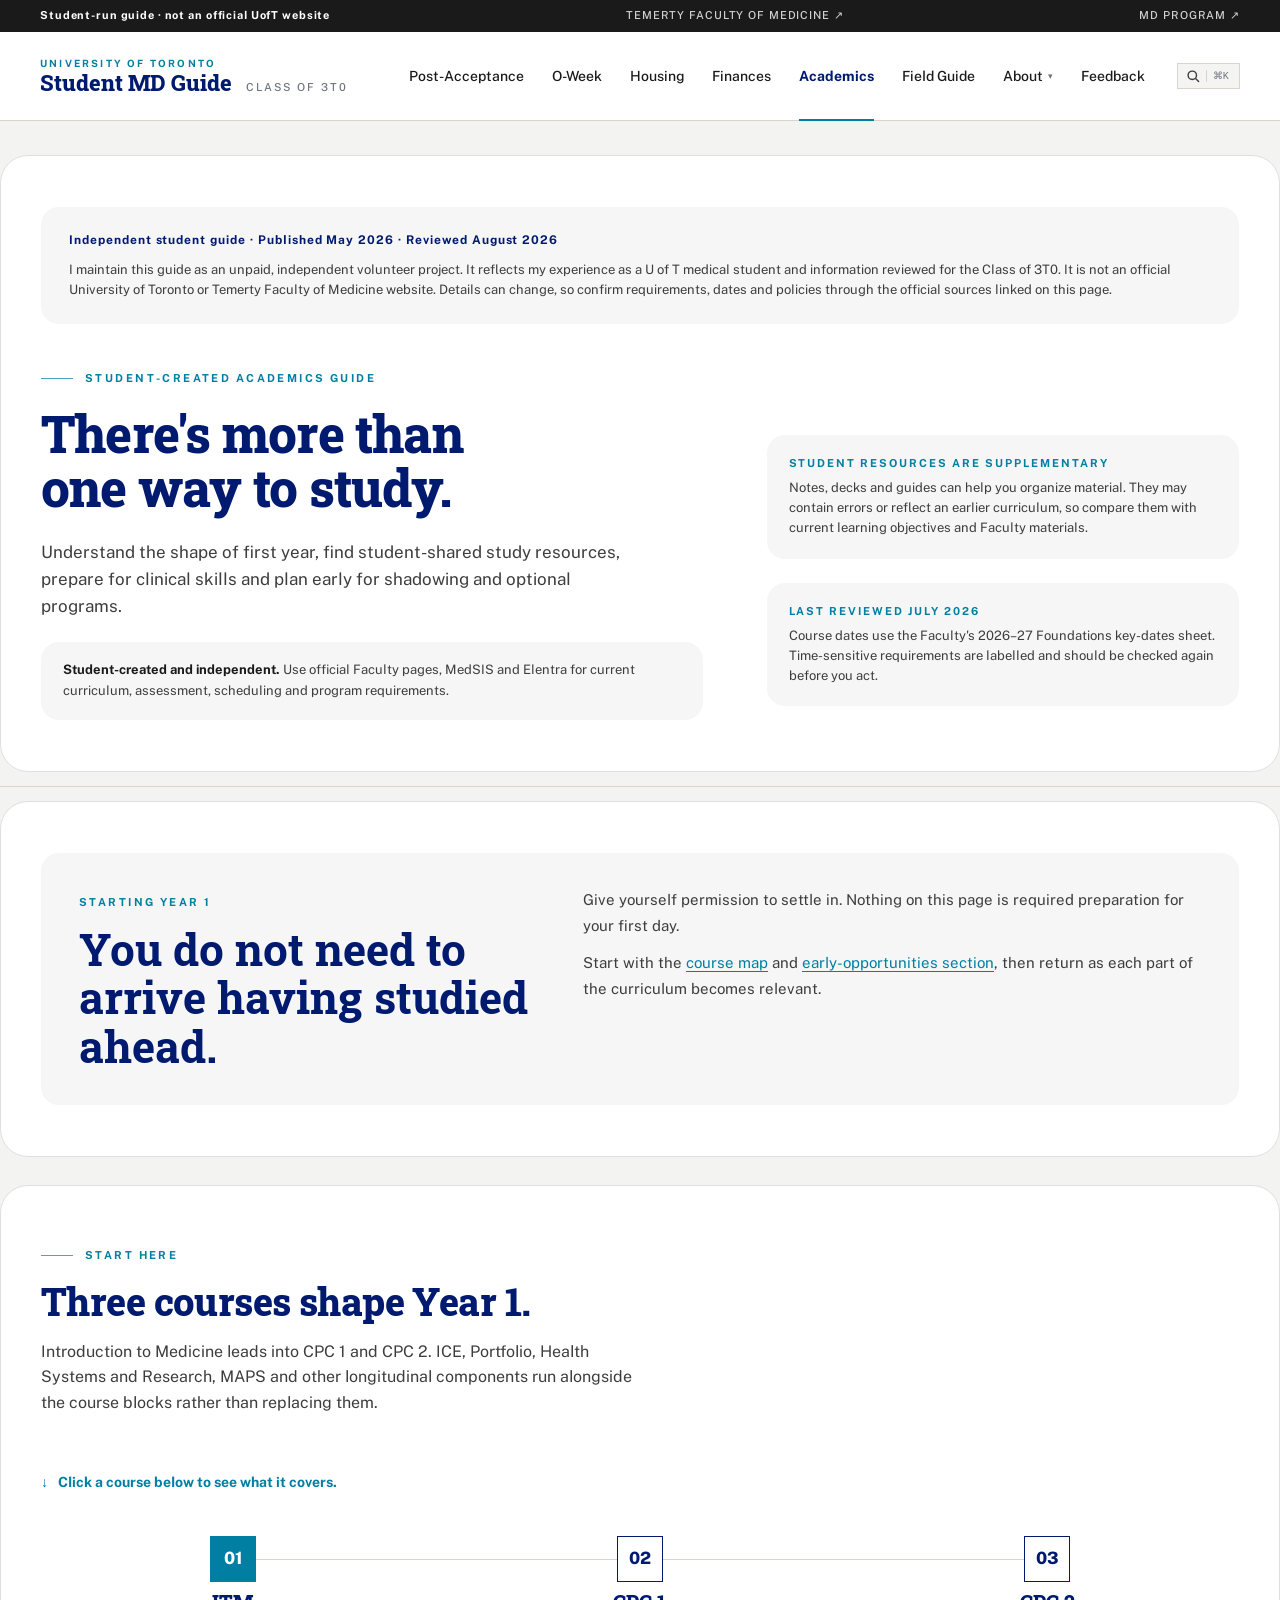
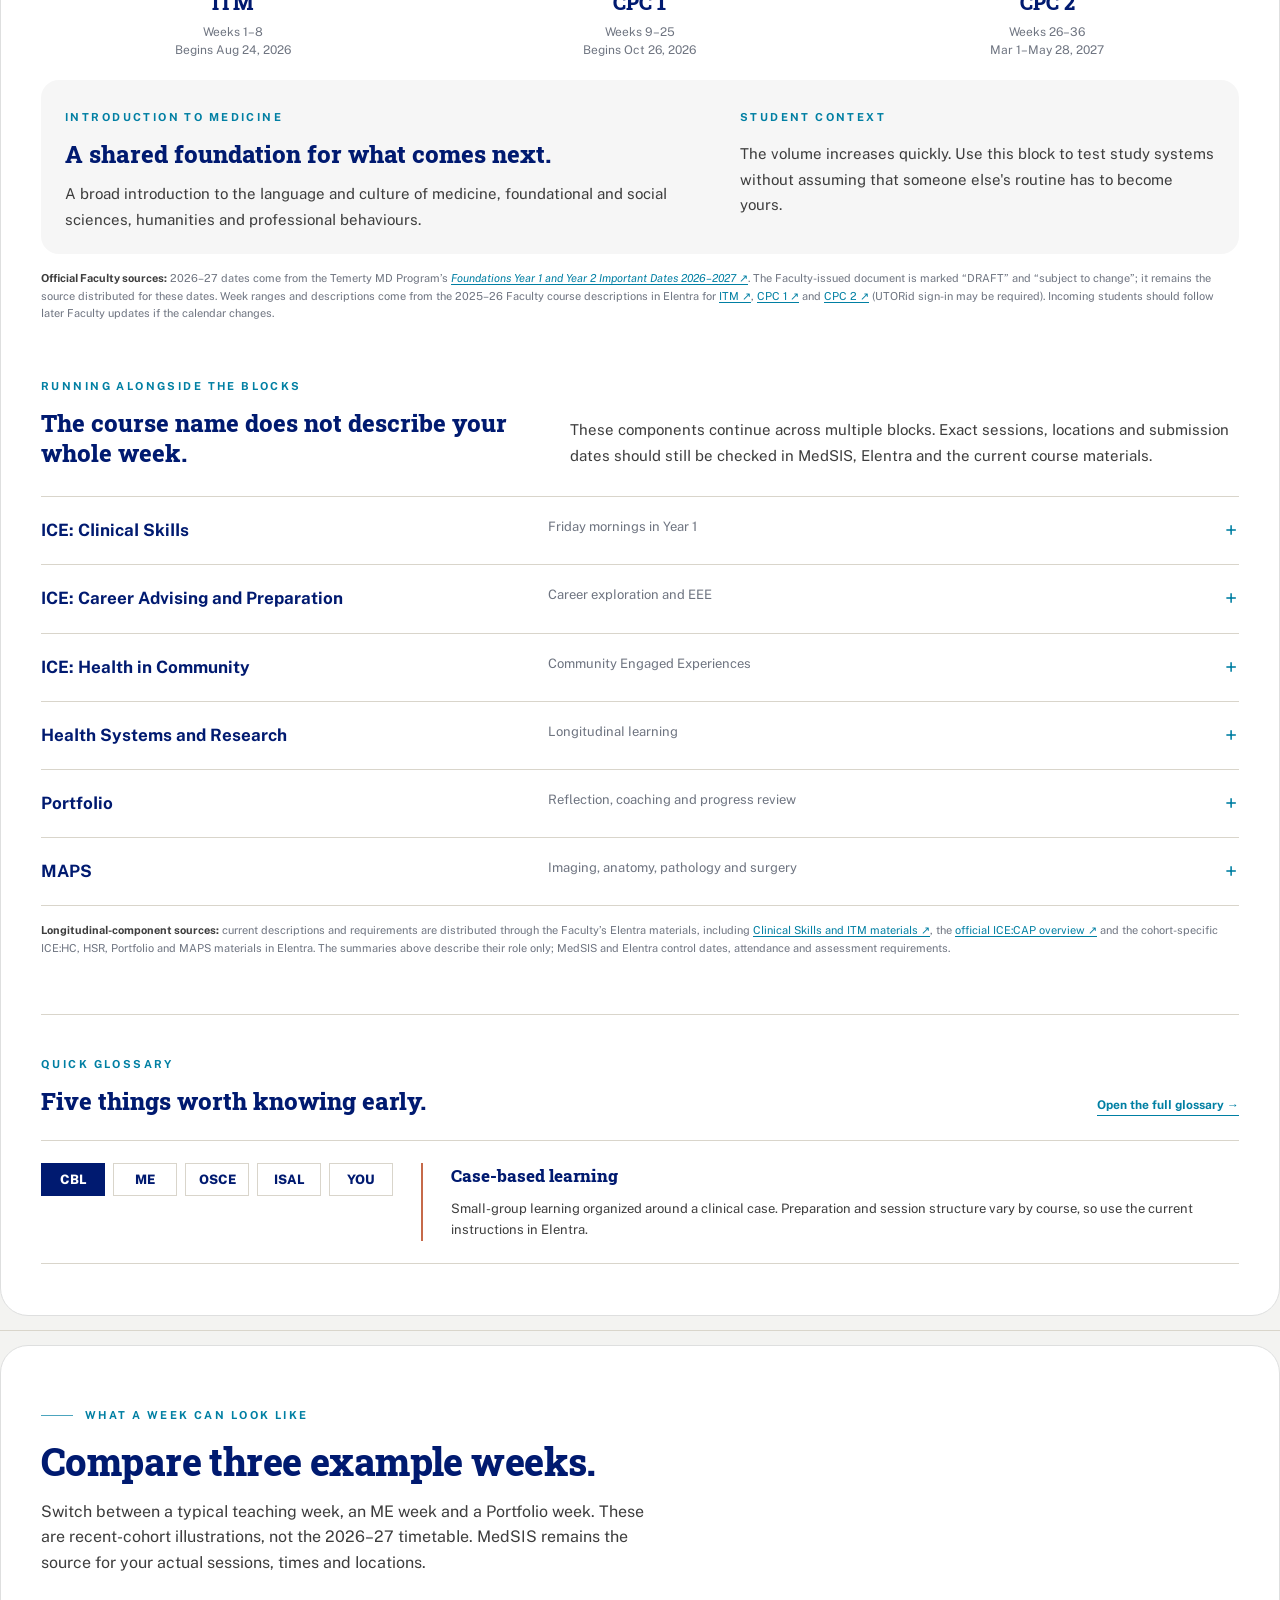
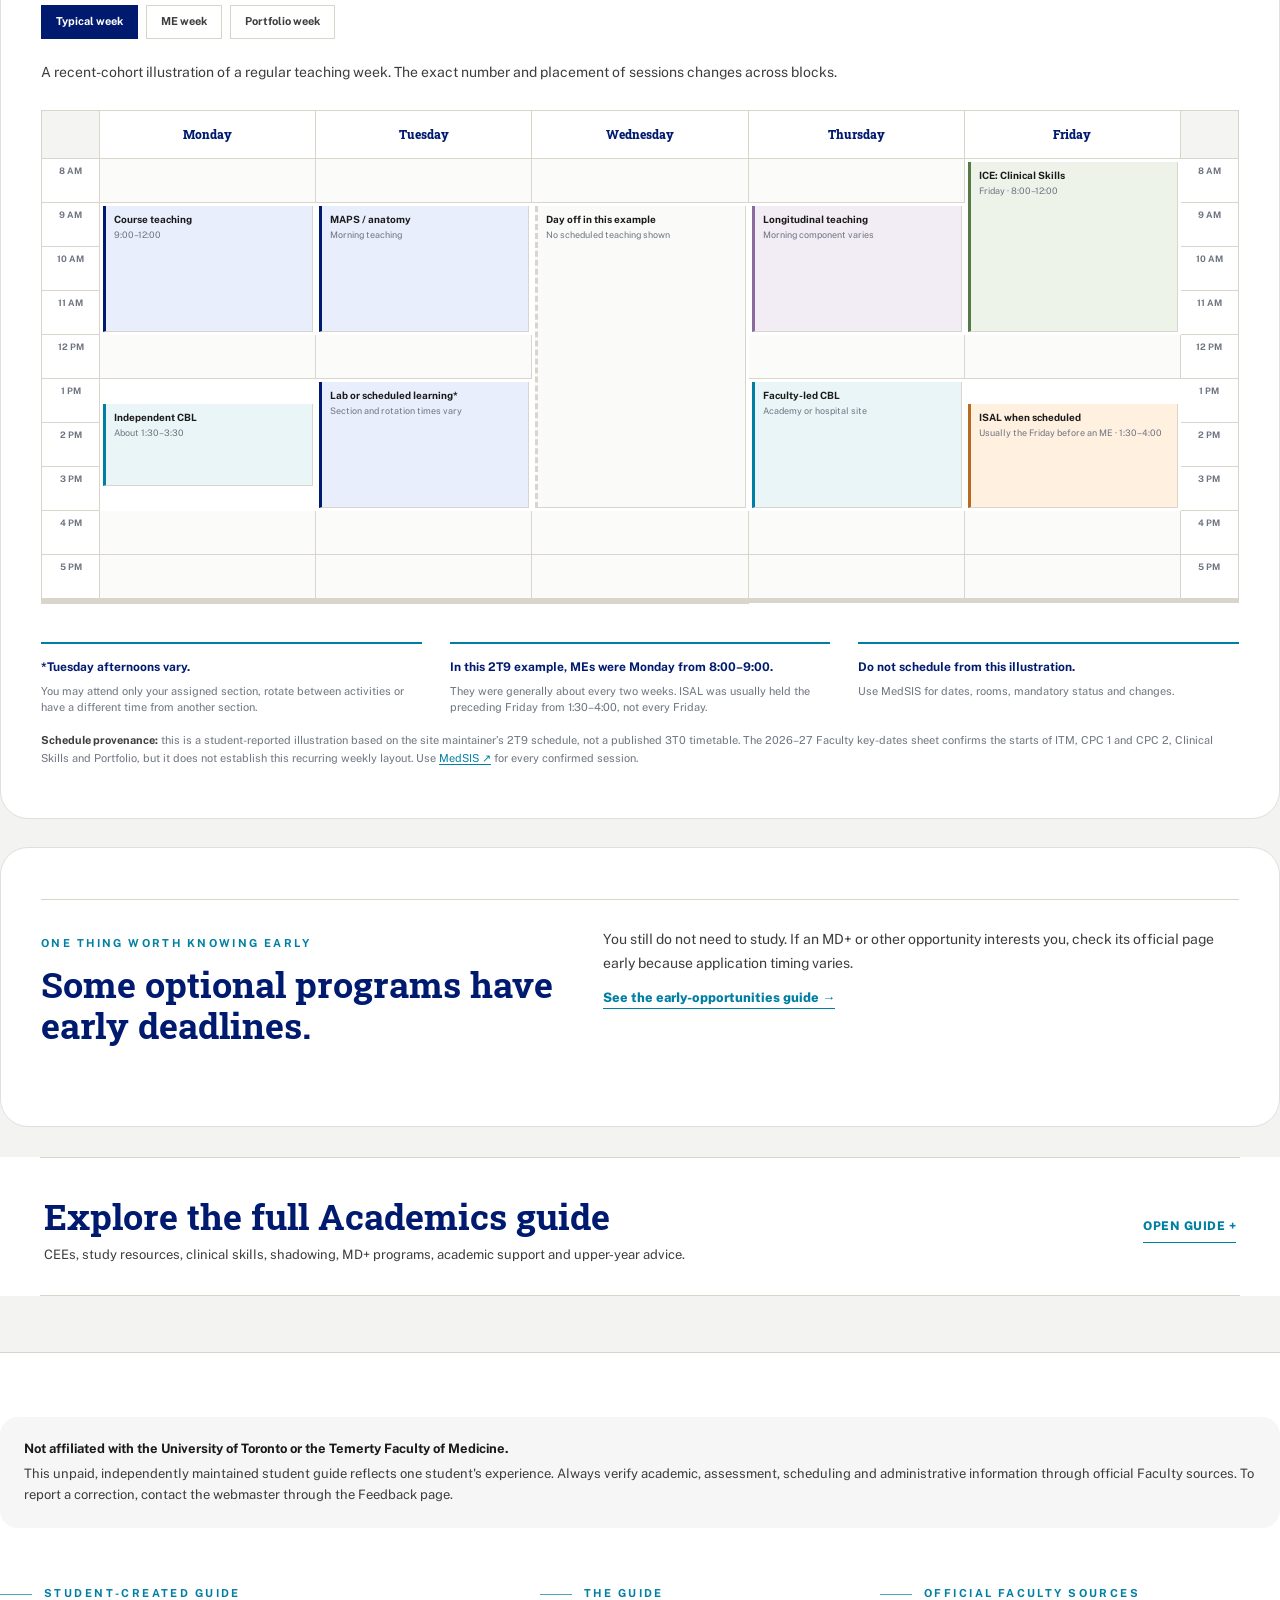
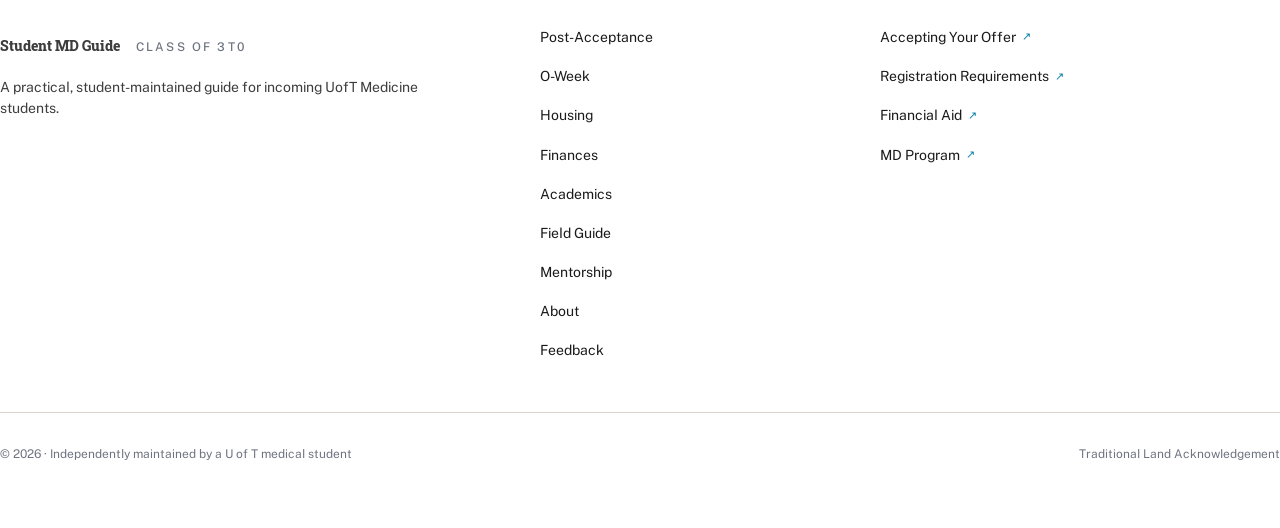
<file: academics.html>
<!DOCTYPE html>
<html lang="en">
<head>
<meta charset="UTF-8" />
<meta name="viewport" content="width=device-width, initial-scale=1.0" />
<title>Academics · Student MD Guide</title>
<meta name="description" content="A student guide to the U of T MD curriculum, Year 1 courses, study resources and early opportunities." />
<link rel="canonical" href="https://welcomeuoftmed.ca/academics.html" />
<meta property="og:type" content="website" /><meta property="og:site_name" content="UofT Student MD Guide" />
<meta property="og:title" content="Academics · Student MD Guide" /><meta property="og:description" content="Year 1 courses, study resources and early opportunities in the U of T MD program." />
<meta property="og:url" content="https://welcomeuoftmed.ca/academics.html" /><meta property="og:image" content="https://welcomeuoftmed.ca/social-preview.jpg" /><meta property="og:image:alt" content="University College on the University of Toronto Front Campus" />
<meta name="twitter:card" content="summary_large_image" /><meta name="twitter:title" content="Academics · Student MD Guide" /><meta name="twitter:description" content="Year 1 courses, study resources and early opportunities in the U of T MD program." /><meta name="twitter:image" content="https://welcomeuoftmed.ca/social-preview.jpg" />
<link rel="preconnect" href="https://fonts.googleapis.com" />
<link rel="preconnect" href="https://fonts.gstatic.com" crossorigin />
<link href="https://fonts.googleapis.com/css2?family=Public+Sans:wght@400;500;600;700;800;900&family=Roboto+Slab:wght@500;700;800;900&display=swap" rel="stylesheet" />
<link rel="stylesheet" href="launch-polish.css" />
<style>
  :root {
    --uoft-navy: #001A70;
    --uoft-navy-deep: #001454;
    --uoft-teal: #007FA3;
    --uoft-teal-deep: #006285;
    --ink: #1A1A1A;
    --ink-soft: #3D3D3D;
    --ink-muted: #6E7480;
    --paper: #FFFFFF;
    --paper-soft: #F4F4F2;
    --hairline: #D9D5CB;
    --hairline-soft: #ECEAE3;
    --student-warm: #C66A4A;
    --student-warm-soft: #F7E9E3;
  }
  * { margin: 0; padding: 0; box-sizing: border-box; }
  html { font-feature-settings: 'ss01', 'cv01', 'cv11'; }
  body {
    background: var(--paper);
    color: var(--ink);
    font-family: 'Public Sans', sans-serif;
    font-size: 17px;
    line-height: 1.6;
    -webkit-font-smoothing: antialiased;
    text-rendering: auto;
  }
  .font-display {
    font-family: 'Roboto Slab', Georgia, serif;
    font-weight: 800;
    letter-spacing: -0.015em;
    line-height: 1.05;
    color: var(--uoft-navy);
  }
  ::selection { background: var(--uoft-navy); color: white; }
  a { color: inherit; text-decoration: none; }
  img { display: block; max-width: 100%; }

  .container { max-width: 1280px; margin: 0 auto; padding: 0 24px; }
  @media (min-width: 768px) { .container { padding: 0 40px; } }

  /* ── Utility ribbon ── */
  .ribbon {
    background: var(--ink);
    color: white;
    font-size: 11px;
    letter-spacing: 0.08em;
  }
  .ribbon-inner {
    height: 32px;
    display: flex;
    align-items: center;
    justify-content: space-between;
  }
  .ribbon-inner > span { font-weight: 700; color: #fff; }
  @media (max-width: 620px) {
    .ribbon-inner > a { display: none; }
    .ribbon-inner { justify-content: center; text-align: center; letter-spacing: .04em; }
  }
  .ribbon a { opacity: 0.8; transition: opacity 180ms; text-transform: uppercase; font-weight: 500; }
  .ribbon a:hover { opacity: 1; }

  /* ── Header ── */
  .header {
    background: white;
    border-bottom: 1px solid var(--hairline);
    position: sticky;
    top: 0;
    z-index: 40;
  }
  .header-inner {
    height: 88px;
    display: flex;
    align-items: center;
    justify-content: space-between;
  }
  .logo {
    display: flex;
    align-items: center;
    gap: 14px;
    line-height: 1;
    text-decoration: none;
  }
  .logo-shield {
    width: 30px;
    height: 70px;
    flex-shrink: 0;
    object-fit: contain;
  }
  .logo-text { display: flex; flex-direction: column; line-height: 1; }
  .logo-eyebrow {
    font-size: 10px;
    letter-spacing: 0.22em;
    text-transform: uppercase;
    font-weight: 700;
    color: var(--uoft-teal);
  }
  .logo-mark {
    font-family: 'Roboto Slab', serif;
    font-weight: 800;
    font-size: 22px;
    color: var(--uoft-navy);
    line-height: 1;
    transition: color 180ms;
  }
  .logo:hover .logo-mark { color: var(--uoft-teal); }
  .logo-mark-row {
    display: inline-flex;
    align-items: baseline;
    gap: 14px;
    margin-top: 4px;
  }
  .logo-edition {
    font-family: 'Public Sans', sans-serif;
    font-weight: 500;
    font-size: 11px;
    letter-spacing: 0.18em;
    color: var(--ink-muted);
    text-transform: uppercase;
    line-height: 1;
  }
  .nav { display: none; gap: 22px; align-items: center; flex-wrap: wrap; justify-content: flex-end; }
  @media (min-width: 768px) { .nav { display: flex; } }
  @media (min-width: 1100px) { .nav { gap: 28px; } }
  .nav a {
    font-size: 13px;
    font-weight: 500;
    color: var(--ink);
    transition: color 180ms;
    white-space: nowrap;
  }
  @media (min-width: 1100px) { .nav a { font-size: 14px; } }
  .nav a:hover { color: var(--uoft-teal); }
  .nav a.is-active {
    color: var(--uoft-navy);
    font-weight: 700;
    position: relative;
  }
  .nav a.is-active::after {
    content: '';
    position: absolute;
    left: 0;
    right: 0;
    bottom: -34px;
    height: 2px;
    background: var(--uoft-teal);
  }

  /* Dropdown nav (About → About / Mentorship) */
  .nav-dropdown {
    position: relative;
    display: flex;
    align-items: center;
  }
  .nav-dropdown-trigger {
    background: none;
    border: 0;
    padding: 0;
    margin: 0;
    font-family: inherit;
    font-size: 13px;
    font-weight: 500;
    color: var(--ink);
    cursor: pointer;
    display: inline-flex;
    align-items: center;
    gap: 5px;
    transition: color 180ms;
    white-space: nowrap;
    line-height: inherit;
  }
  @media (min-width: 1100px) { .nav-dropdown-trigger { font-size: 14px; } }
  .nav-dropdown-trigger:hover { color: var(--uoft-teal); }
  .nav-dropdown.is-active-section .nav-dropdown-trigger {
    color: var(--uoft-navy);
    font-weight: 700;
  }
  .nav-dropdown.is-active-section::after {
    content: '';
    position: absolute;
    left: 0;
    right: 18px;
    bottom: -34px;
    height: 2px;
    background: var(--uoft-teal);
  }
  .nav-dropdown-caret {
    font-size: 9px;
    color: var(--ink-muted);
    transition: transform 220ms, color 180ms;
    margin-top: 1px;
  }
  .nav-dropdown:hover .nav-dropdown-caret,
  .nav-dropdown.is-open .nav-dropdown-caret {
    transform: rotate(180deg);
    color: var(--uoft-navy);
  }

  .nav-dropdown-menu {
    position: absolute;
    top: calc(100% + 28px);
    right: 0;
    min-width: 240px;
    background: white;
    border: 1px solid var(--hairline);
    box-shadow: 0 8px 32px rgba(0, 0, 0, 0.08);
    padding: 8px;
    z-index: 50;
    opacity: 0;
    visibility: hidden;
    transform: translateY(-4px);
    transition: opacity 180ms, transform 180ms, visibility 180ms;
  }
  .nav-dropdown:hover .nav-dropdown-menu,
  .nav-dropdown:focus-within .nav-dropdown-menu,
  .nav-dropdown.is-open .nav-dropdown-menu {
    opacity: 1;
    visibility: visible;
    transform: translateY(0);
  }
  /* Hover bridge so cursor can move from trigger to menu without closing */
  .nav-dropdown::before {
    content: '';
    position: absolute;
    top: 100%;
    right: 0;
    width: 100%;
    height: 28px;
    pointer-events: none;
  }
  .nav-dropdown:hover::before,
  .nav-dropdown.is-open::before {
    pointer-events: auto;
  }
  .nav-dropdown-menu a {
    display: block;
    padding: 12px 14px;
    font-size: 13px;
    text-decoration: none;
    border-left: 2px solid transparent;
    transition: background 160ms, border-color 160ms;
  }
  .nav-dropdown-menu a:hover,
  .nav-dropdown-menu a:focus-visible {
    background: var(--paper-soft);
    border-left-color: var(--uoft-teal);
    outline: none;
  }
  .nav-dropdown-menu a.is-active {
    background: var(--paper-soft);
    border-left-color: var(--uoft-navy);
  }
  .nav-dropdown-menu a.is-active::after { display: none; }
  .nav-dropdown-label {
    display: block;
    color: var(--uoft-navy);
    font-weight: 700;
    margin-bottom: 2px;
  }
  .nav-dropdown-desc {
    display: block;
    color: var(--ink-muted);
    font-size: 11px;
    line-height: 1.4;
  }

  /* ── Eyebrow ── */
  .eyebrow {
    display: inline-flex;
    align-items: center;
    gap: 12px;
  }
  .eyebrow-rule {
    display: block;
    width: 32px;
    height: 1px;
    background: var(--uoft-teal);
    opacity: 0.7;
  }
  .eyebrow-text {
    font-size: 11px;
    letter-spacing: 0.22em;
    text-transform: uppercase;
    font-weight: 700;
    color: var(--uoft-teal);
  }
  .eyebrow.light .eyebrow-rule { background: rgba(255,255,255,0.4); }
  .eyebrow.light .eyebrow-text { color: rgba(255,255,255,0.85); }

  /* ── Buttons ── */
  .btn {
    display: inline-flex;
    align-items: center;
    justify-content: center;
    gap: 10px;
    padding: 14px 24px;
    font-family: inherit;
    font-size: 13px;
    font-weight: 700;
    letter-spacing: 0.1em;
    text-transform: uppercase;
    border: 1.5px solid transparent;
    transition: all 180ms cubic-bezier(0.2, 0.7, 0.2, 1);
    cursor: pointer;
    white-space: nowrap;
  }
  .btn-primary { background: var(--uoft-navy); color: white; border-color: var(--uoft-navy); }
  .btn-primary:hover { background: var(--uoft-navy-deep); border-color: var(--uoft-navy-deep); }
  .btn-outline { background: transparent; color: var(--uoft-navy); border-color: var(--uoft-navy); }
  .btn-outline:hover { background: var(--uoft-navy); color: white; }
  .btn-outline-light { background: transparent; color: white; border-color: white; }
  .btn-outline-light:hover { background: white; color: var(--uoft-navy); }

  /* ── Animations ── */
  @keyframes fadeUp {
    from { opacity: 0; transform: translateY(14px); }
    to { opacity: 1; transform: translateY(0); }
  }
  .fade-up { animation: fadeUp 0.85s cubic-bezier(0.2, 0.7, 0.2, 1) both; }
  .delay-1 { animation-delay: 80ms; }
  .delay-2 { animation-delay: 160ms; }
  .delay-3 { animation-delay: 240ms; }

  /* ── Hero ── */
  .hero {
    position: relative;
    width: 100%;
    height: 78vh;
    min-height: 560px;
    overflow: hidden;
  }
  .hero img {
    position: absolute;
    inset: 0;
    width: 100%;
    height: 100%;
    object-fit: cover;
  }
  .hero-tint {
    position: absolute;
    inset: 0;
    background: linear-gradient(135deg, rgba(0,26,112,0.22) 0%, rgba(0,26,112,0.08) 60%, transparent 100%);
  }
  .hero-content {
    position: absolute;
    inset: 0;
    display: flex;
    align-items: center;
  }
  .hero-content > div { width: 100%; }
  .inset-block {
    background: white;
    padding: 56px;
    max-width: 640px;
    box-shadow: 0 1px 0 rgba(0,26,112,0.08);
  }
  @media (max-width: 767px) { .inset-block { padding: 32px 28px; } }
  .hero h1 {
    font-family: 'Roboto Slab', serif;
    font-weight: 800;
    line-height: 1.05;
    letter-spacing: -0.015em;
    color: var(--uoft-navy);
    font-size: clamp(2.5rem, 5.5vw, 4.25rem);
    margin-top: 24px;
  }
  .hero h2 {
    font-family: 'Roboto Slab', serif;
    font-weight: 500;
    font-style: italic;
    color: var(--uoft-teal);
    font-size: clamp(2rem, 4vw, 3rem);
    line-height: 1.05;
    letter-spacing: -0.015em;
    margin-top: 8px;
  }

  /* ── Lede paragraph ── */
  .lede-section {
    padding: 56px 0 72px;
  }
  @media (min-width: 768px) {
    .lede-section { padding: 72px 0 80px; }
  }
  .lede {
    font-size: 20px;
    line-height: 1.6;
    color: var(--ink);
    max-width: 56rem;
  }
  @media (min-width: 768px) { .lede { font-size: 22px; } }
  .hero-disclaimer {
    display: flex;
    align-items: baseline;
    gap: 14px;
    padding: 14px 18px;
    margin-bottom: 36px;
    border-left: 3px solid var(--uoft-navy);
    background: var(--paper-soft);
    font-size: 13px;
    line-height: 1.55;
    color: var(--ink-soft);
    max-width: 56rem;
    flex-wrap: wrap;
  }
  .hero-disclaimer-label {
    font-size: 10px;
    letter-spacing: 0.18em;
    text-transform: uppercase;
    font-weight: 700;
    color: var(--uoft-navy);
    flex-shrink: 0;
  }
  .lede-section .container::after {
    content: '';
    display: block;
    width: 64px;
    height: 1px;
    background: var(--uoft-teal);
    margin-top: 48px;
    opacity: 0.7;
  }

  /* ── Section tiles (4-up) ── */
  .tiles-section {
    padding: 80px 0;
    background: var(--paper-soft);
  }
  @media (min-width: 768px) { .tiles-section { padding: 112px 0; } }
  .tiles-header {
    text-align: center;
    margin-bottom: 64px;
  }
  @media (min-width: 768px) { .tiles-header { margin-bottom: 80px; } }
  .tiles-header h2 {
    font-family: 'Roboto Slab', serif;
    font-weight: 800;
    color: var(--uoft-navy);
    font-size: clamp(2rem, 3.5vw, 3rem);
    line-height: 1.05;
    letter-spacing: -0.015em;
    margin-top: 20px;
  }
  .tiles-grid {
    display: grid;
    grid-template-columns: 1fr;
    gap: 24px;
  }
  @media (min-width: 640px) { .tiles-grid { grid-template-columns: 1fr 1fr; gap: 32px; } }
  @media (min-width: 1024px) { .tiles-grid { grid-template-columns: repeat(4, 1fr); } }
  .tile { display: flex; flex-direction: column; }
  .tile-img-wrap {
    aspect-ratio: 1 / 1;
    width: 100%;
    overflow: hidden;
    margin-bottom: 24px;
    position: relative;
  }
  .tile-img-wrap img {
    width: 100%;
    height: 100%;
    object-fit: cover;
    transition: transform 600ms cubic-bezier(0.2, 0.7, 0.2, 1);
  }
  .tile:hover .tile-img-wrap img { transform: scale(1.04); }
  .tile-num {
    position: absolute;
    top: 0;
    left: 0;
    background: var(--uoft-navy);
    color: white;
    padding: 6px 12px;
    font-size: 10px;
    font-weight: 700;
    letter-spacing: 0.2em;
  }
  .tile-label {
    font-size: 11px;
    letter-spacing: 0.22em;
    text-transform: uppercase;
    font-weight: 700;
    color: var(--uoft-teal);
    margin-bottom: 12px;
  }
  .tile-desc {
    font-size: 15px;
    line-height: 1.55;
    color: var(--ink);
    margin-bottom: 24px;
    flex: 1;
  }
  .tile .btn { align-self: flex-start; }

  /* ── Full-bleed image break ── */
  .image-break {
    position: relative;
    width: 100%;
    overflow: hidden;
  }
  .placeholder {
    position: relative;
    width: 100%;
    background: var(--paper-soft);
    border: 1px dashed rgba(0, 26, 112, 0.25);
    display: flex;
    align-items: center;
    justify-content: center;
    overflow: hidden;
  }
  .placeholder.hero-aspect { aspect-ratio: 21 / 9; }
  .placeholder.video-aspect { aspect-ratio: 16 / 9; }
  .placeholder.square-aspect { aspect-ratio: 1 / 1; }
  .placeholder-stripe {
    position: absolute;
    inset: 0;
    background-image: repeating-linear-gradient(45deg, var(--uoft-navy) 0, var(--uoft-navy) 1px, transparent 1px, transparent 16px);
    opacity: 0.03;
  }
  .placeholder-content {
    position: relative;
    z-index: 1;
    display: flex;
    flex-direction: column;
    align-items: center;
    gap: 12px;
    text-align: center;
    padding: 40px;
  }
  .placeholder-icon {
    width: 24px;
    height: 24px;
    color: var(--uoft-navy);
  }
  .placeholder-kind {
    font-size: 10px;
    letter-spacing: 0.22em;
    text-transform: uppercase;
    font-weight: 700;
    color: var(--uoft-teal);
  }
  .placeholder-label {
    font-size: 13px;
    line-height: 1.55;
    max-width: 28rem;
    color: var(--ink-soft);
  }
  .image-break .credit {
    position: absolute;
    bottom: 16px;
    right: 24px;
    font-size: 10px;
    font-style: italic;
    color: var(--ink-muted);
  }

  /* ── Essay block ── */
  .essay-section { padding: 96px 0; }
  @media (min-width: 768px) { .essay-section { padding: 128px 0; } }
  .essay-grid { display: grid; gap: 40px; }
  @media (min-width: 768px) { .essay-grid { grid-template-columns: 5fr 7fr; gap: 80px; } }
  .essay-head h2 {
    font-family: 'Roboto Slab', serif;
    font-weight: 800;
    color: var(--uoft-navy);
    font-size: clamp(2rem, 3.5vw, 2.875rem);
    line-height: 1.05;
    letter-spacing: -0.015em;
    margin-top: 24px;
  }
  .essay-head h3 {
    font-family: 'Roboto Slab', serif;
    font-weight: 500;
    font-style: italic;
    color: var(--uoft-teal);
    font-size: clamp(1.5rem, 2.5vw, 2rem);
    line-height: 1.05;
    letter-spacing: -0.015em;
    margin-top: 8px;
  }
  .prose-content p {
    font-size: 17px;
    line-height: 1.75;
    color: var(--ink-soft);
    margin-bottom: 24px;
    max-width: 62ch;
  }
  .prose-content p:last-child { margin-bottom: 0; }
  .prose-content strong { color: var(--ink); font-weight: 600; }
  .prose-content a {
    color: var(--uoft-teal);
    text-decoration: underline;
    text-decoration-thickness: 1px;
    text-underline-offset: 4px;
    transition: all 180ms;
  }
  .prose-content a:hover { color: var(--uoft-teal-deep); text-decoration-thickness: 2px; }

  /* ── Resources stripe ── */
  .resources-section {
    padding: 80px 0;
    background: var(--paper-soft);
  }
  @media (min-width: 768px) { .resources-section { padding: 112px 0; } }
  .resources-grid { display: grid; gap: 40px; }
  @media (min-width: 768px) { .resources-grid { grid-template-columns: 4fr 8fr; gap: 80px; } }
  .resources-head h2 {
    font-family: 'Roboto Slab', serif;
    font-weight: 800;
    color: var(--uoft-navy);
    font-size: clamp(1.75rem, 3vw, 2.5rem);
    line-height: 1.05;
    letter-spacing: -0.015em;
    margin-top: 24px;
  }
  .resources-head p {
    margin-top: 20px;
    font-size: 15px;
    line-height: 1.6;
    color: var(--ink-soft);
    max-width: 24rem;
  }
  .resource-list {
    border-top: 1px solid var(--hairline);
  }
  .resource-link {
    display: grid;
    grid-template-columns: auto 1fr;
    gap: 20px;
    padding: 24px 0;
    border-bottom: 1px solid var(--hairline);
    align-items: start;
    transition: padding 220ms cubic-bezier(0.2, 0.7, 0.2, 1);
  }
  .resource-link:hover { padding-left: 12px; }
  .resource-arrow {
    color: var(--uoft-teal);
    font-weight: 700;
    font-size: 20px;
    line-height: 1.4;
    transition: color 180ms;
  }
  .resource-link:hover .resource-arrow { color: var(--uoft-navy); }
  .resource-title {
    font-family: 'Roboto Slab', serif;
    font-weight: 800;
    font-size: 20px;
    color: var(--uoft-navy);
    line-height: 1.2;
    margin-bottom: 6px;
    transition: color 180ms;
  }
  @media (min-width: 768px) { .resource-title { font-size: 22px; } }
  .resource-link:hover .resource-title { color: var(--uoft-teal); }
  .resource-note {
    font-size: 13px;
    font-style: italic;
    color: var(--ink-soft);
    margin-top: 6px;
  }

  /* ── Cohort section ── */
  .cohort-section {
    padding: 56px 0 80px;
  }
  @media (min-width: 768px) { .cohort-section { padding: 64px 0 112px; } }
  .cohort-header {
    margin-bottom: 48px;
    max-width: 56rem;
  }
  @media (min-width: 768px) { .cohort-header { margin-bottom: 64px; } }
  .cohort-header h2 {
    font-family: 'Roboto Slab', serif;
    font-weight: 800;
    color: var(--uoft-navy);
    font-size: clamp(2rem, 3.5vw, 3rem);
    line-height: 1.05;
    letter-spacing: -0.015em;
    margin-top: 20px;
  }
  .cohort-lede {
    margin-top: 20px;
    font-size: 18px;
    line-height: 1.6;
    color: var(--ink-soft);
    max-width: 44rem;
  }
  .cohort-grid {
    display: grid;
    grid-template-columns: 1fr;
    gap: 16px;
  }
  @media (min-width: 768px) {
    .cohort-grid {
      grid-template-columns: 7fr 5fr;
      gap: 20px;
      align-items: stretch;
    }
  }
  .cohort-large { display: flex; }
  .cohort-large > .placeholder { width: 100%; }
  .cohort-stack {
    display: grid;
    grid-template-columns: 1fr 1fr;
    gap: 16px;
  }
  @media (min-width: 768px) {
    .cohort-stack {
      grid-template-columns: 1fr;
      grid-template-rows: 1fr 1fr;
      gap: 20px;
    }
  }
  .cohort-aspect-large { aspect-ratio: 4 / 3; width: 100%; }
  @media (min-width: 768px) {
    .cohort-aspect-large { aspect-ratio: auto; height: 100%; min-height: 520px; }
  }
  .cohort-aspect-small { aspect-ratio: 4 / 3; width: 100%; }
  @media (min-width: 768px) {
    .cohort-aspect-small { aspect-ratio: auto; height: 100%; }
  }

  /* ── CTA pair ── */
  .cta-section { padding: 80px 0; }
  @media (min-width: 768px) { .cta-section { padding: 112px 0; } }
  .cta-grid {
    display: grid;
    grid-template-columns: 1fr;
    align-items: stretch;
  }
  @media (min-width: 768px) { .cta-grid { grid-template-columns: 1fr 1fr; } }
  .cta-text-panel {
    background: var(--uoft-navy);
    padding: 48px 40px;
    display: flex;
    flex-direction: column;
    justify-content: center;
    color: white;
  }
  @media (min-width: 768px) { .cta-text-panel { padding: 64px; } }
  .cta-text-panel h2 {
    font-family: 'Roboto Slab', serif;
    font-weight: 800;
    color: white;
    font-size: clamp(1.875rem, 3vw, 2.5rem);
    line-height: 1.05;
    letter-spacing: -0.015em;
    margin-top: 24px;
  }
  .cta-text-panel p {
    margin-top: 20px;
    font-size: 16px;
    line-height: 1.6;
    color: rgba(255,255,255,0.85);
  }
  .cta-text-panel .btn {
    margin-top: 32px;
    align-self: flex-start;
  }

  /* ── Footer ── */
  .footer {
    border-top: 1px solid var(--hairline);
    margin-top: 0;
    background: var(--paper);
  }
  .footer-inner { padding: 64px 0; }
  .footer-disclaimer {
    border: 1px solid var(--hairline);
    border-left: 3px solid var(--uoft-navy);
    padding: 18px 22px;
    margin-bottom: 48px;
    font-size: 13px;
    line-height: 1.6;
    color: var(--ink-soft);
    background: var(--paper-soft);
  }
  .footer-disclaimer strong {
    display: block;
    color: var(--ink);
    font-weight: 700;
    margin-bottom: 4px;
    font-size: 13px;
  }
  .footer-grid {
    display: grid;
    grid-template-columns: 1fr;
    gap: 40px;
    padding-bottom: 48px;
  }
  @media (min-width: 768px) {
    .footer-grid {
      grid-template-columns: 5fr 3fr 4fr;
    }
  }
  .footer-brand-mark {
    font-family: 'Roboto Slab', serif;
    font-weight: 800;
    font-size: 28px;
    color: var(--uoft-navy);
    line-height: 1.2;
    display: flex;
    align-items: baseline;
    gap: 16px;
    flex-wrap: wrap;
  }
  .footer-brand-edition {
    font-family: 'Public Sans', sans-serif;
    font-weight: 500;
    font-size: 12px;
    letter-spacing: 0.18em;
    color: var(--ink-muted);
    text-transform: uppercase;
    line-height: 1;
  }
  .footer-brand p {
    margin-top: 20px;
    font-size: 14px;
    line-height: 1.55;
    color: var(--ink-soft);
    max-width: 28rem;
  }
  .footer-col-eyebrow { margin-bottom: 20px; }
  .footer ul { list-style: none; display: flex; flex-direction: column; gap: 12px; }
  .footer ul a {
    font-size: 14px;
    color: var(--ink);
    transition: color 180ms;
    display: inline-flex;
    align-items: center;
    gap: 6px;
  }
  .footer ul a:hover { color: var(--uoft-teal); }
  .footer-ext { font-size: 11px; color: var(--uoft-teal); }
  .footer-bottom {
    padding-top: 32px;
    border-top: 1px solid var(--hairline);
    display: flex;
    flex-direction: column;
    justify-content: space-between;
    gap: 16px;
  }
  @media (min-width: 768px) { .footer-bottom { flex-direction: row; } }
  .footer-bottom * { font-size: 12px; color: var(--ink-muted); }
  .footer-bottom a:hover { color: var(--uoft-teal); }

  /* ────────────────────────────────────────────────────────
     INNER PAGE PATTERNS — shared across Post-Acceptance,
     Housing, Finances, Handbook, Feedback
     ──────────────────────────────────────────────────────── */

  /* Page hero — smaller, banded version of the homepage hero */
  .page-hero {
    background: var(--paper);
    padding: 56px 0 40px;
    border-bottom: 1px solid var(--hairline);
  }
  @media (min-width: 768px) {
    .page-hero { padding: 80px 0 56px; }
  }
  .page-hero-grid {
    display: grid;
    gap: 32px;
    grid-template-columns: 1fr;
  }
  @media (min-width: 768px) {
    .page-hero-grid {
      grid-template-columns: 7fr 5fr;
      gap: 64px;
      align-items: end;
    }
  }
  .page-hero h1 {
    font-family: 'Roboto Slab', serif;
    font-weight: 800;
    color: var(--uoft-navy);
    font-size: clamp(2rem, 4vw, 3.5rem);
    line-height: 1.05;
    letter-spacing: -0.015em;
    margin-top: 20px;
  }
  .page-hero-lede {
    margin-top: 24px;
    font-size: 17px;
    line-height: 1.6;
    color: var(--ink-soft);
    max-width: 38rem;
  }
  .page-hero-meta {
    border-left: 2px solid var(--uoft-teal);
    padding-left: 20px;
    font-size: 13px;
    line-height: 1.55;
    color: var(--ink-soft);
  }
  .page-hero-meta strong {
    display: block;
    font-size: 11px;
    letter-spacing: 0.18em;
    text-transform: uppercase;
    font-weight: 700;
    color: var(--uoft-teal);
    margin-bottom: 6px;
  }
  .page-hero-meta + .page-hero-meta {
    margin-top: 24px;
  }

  /* Shared section block */
  .section {
    padding: 64px 0;
  }
  @media (min-width: 768px) { .section { padding: 96px 0; } }
  .section-tight { padding: 48px 0; }
  @media (min-width: 768px) { .section-tight { padding: 64px 0; } }
  .section-soft { background: var(--paper-soft); }

  /* ── Sidebar TOC (Handbook + Finances) ──
     The TOC floats in the viewport gutter to the RIGHT of the 1280px content
     max-width. It only appears when there's enough gutter to clear the content,
     so it never overlaps text. Below that threshold, the inline .toc-mobile
     block at the top of the page-hero is used instead. */
  .has-toc { position: relative; }
  .toc-sidebar {
    display: none;
  }
  /* Show only when viewport is wide enough that content (1280px) + TOC (220px)
     + 48px breathing room can all fit. 1280 + 220 + 48 = 1548. */
  @media (min-width: 1548px) {
    .toc-sidebar {
      display: block;
      position: fixed;
      top: 120px;
      /* Sit just outside the content column on the right */
      left: calc(50% + 640px + 24px);
      width: 220px;
      z-index: 30;
      max-height: calc(100vh - 160px);
      overflow-y: auto;
    }
    .toc-sidebar-inner {
      border-left: 1px solid var(--hairline);
      padding: 4px 0 4px 18px;
    }
    .toc-eyebrow {
      font-size: 10px;
      letter-spacing: 0.22em;
      text-transform: uppercase;
      font-weight: 700;
      color: var(--uoft-teal);
      margin-bottom: 14px;
    }
    .toc-sidebar ul {
      list-style: none;
      display: flex;
      flex-direction: column;
      gap: 10px;
    }
    .toc-sidebar a {
      display: block;
      font-size: 13px;
      line-height: 1.45;
      color: var(--ink-muted);
      transition: color 180ms;
      padding: 2px 0;
      border-left: 2px solid transparent;
      margin-left: -20px;
      padding-left: 18px;
    }
    .toc-sidebar a:hover { color: var(--uoft-navy); }
    .toc-sidebar a.is-active {
      color: var(--uoft-navy);
      font-weight: 600;
      border-left-color: var(--uoft-navy);
    }
    /* Hide the inline mobile TOC when the sidebar is showing */
    .toc-mobile { display: none; }
  }
  /* Mobile/tablet: inline TOC at top of page-hero */
  .toc-mobile {
    display: block;
    margin-top: 24px;
    padding: 16px 18px;
    border: 1px solid var(--hairline);
    background: var(--paper-soft);
  }
  @media (min-width: 1100px) { .toc-mobile { display: none; } }
  .toc-mobile-eyebrow {
    font-size: 10px;
    letter-spacing: 0.22em;
    text-transform: uppercase;
    font-weight: 700;
    color: var(--uoft-teal);
    margin-bottom: 12px;
  }
  .toc-mobile ol {
    list-style: none;
    display: grid;
    grid-template-columns: 1fr;
    gap: 8px;
    counter-reset: toc;
  }
  @media (min-width: 600px) { .toc-mobile ol { grid-template-columns: 1fr 1fr; } }
  .toc-mobile li { counter-increment: toc; }
  .toc-mobile a {
    display: flex;
    gap: 10px;
    font-size: 14px;
    color: var(--ink);
    padding: 4px 0;
    transition: color 180ms;
  }
  .toc-mobile a::before {
    content: counter(toc, decimal-leading-zero);
    font-size: 10px;
    color: var(--uoft-teal);
    font-weight: 700;
    letter-spacing: 0.1em;
    padding-top: 4px;
  }
  .toc-mobile a:hover { color: var(--uoft-teal); }
  /* Anchor offset for sticky header */
  .has-toc [id] { scroll-margin-top: 100px; }

  .section-header {
    margin-bottom: 40px;
    max-width: 56rem;
  }
  @media (min-width: 768px) { .section-header { margin-bottom: 56px; } }
  .section-header h2 {
    font-family: 'Roboto Slab', serif;
    font-weight: 800;
    color: var(--uoft-navy);
    font-size: clamp(1.75rem, 3vw, 2.5rem);
    line-height: 1.1;
    letter-spacing: -0.015em;
    margin-top: 16px;
  }
  .section-header p {
    margin-top: 16px;
    font-size: 16px;
    line-height: 1.6;
    color: var(--ink-soft);
    max-width: 38rem;
  }

  /* Academics page rhythm and student-guide identity */
  .student-status {
    margin-top: 22px;
    padding: 14px 18px;
    border-left: 3px solid var(--student-warm);
    background: var(--student-warm-soft);
    color: var(--ink-soft);
    font-size: 13px;
    line-height: 1.6;
    max-width: 58rem;
  }
  .student-status strong { color: var(--ink); }
  .section-header + .data-grid,
  .section-header + .block-calendar,
  .section-header + .testimonial-grid,
  .section-header + .ws-grid,
  .section-header + .resource-list { margin-top: 8px; }
  .data-grid + .callout-soft,
  .ws-grid + .callout-soft,
  .resource-list + .callout-soft { margin-top: 32px; }
  .schedule-section-heading { margin-top: 64px; }
  .schedule-section-heading + .schedule-section-sub { margin-top: 14px; }
  .schedule-section-sub + .week-rhythm-summary { margin-top: 30px; }
  .week-rhythm-summary + .week-grid-wrap { margin-top: 28px; }
  .week-grid-wrap + .week-grid-legend { margin-top: 18px; }
  .week-grid-legend + .schedule-variations { margin-top: 36px; }
  .curriculum-start {
    padding: 64px 0;
    border-bottom: 1px solid var(--hairline);
  }
  .curriculum-start-grid {
    display: grid;
    gap: 18px;
    margin-top: 34px;
  }
  @media (min-width: 800px) {
    .curriculum-start-grid { grid-template-columns: repeat(3, 1fr); }
  }
  .curriculum-start-card {
    padding: 26px;
    border: 1px solid var(--hairline);
    background: var(--paper);
  }
  .curriculum-start-card:nth-child(2) { border-top-color: var(--student-warm); }
  .curriculum-start-card h3 {
    margin-top: 12px;
    color: var(--uoft-navy);
    font: 800 21px/1.2 'Roboto Slab', serif;
  }
  .curriculum-start-card p {
    margin-top: 12px;
    color: var(--ink-soft);
    font-size: 14px;
    line-height: 1.65;
  }
  .curriculum-start-card a {
    display: inline-block;
    margin-top: 18px;
    color: var(--uoft-teal);
    font-size: 13px;
    font-weight: 700;
    border-bottom: 1px solid currentColor;
  }
  @media (max-width: 767px) {
    .section-header { margin-bottom: 38px; }
    .schedule-section-heading { margin-top: 48px; }
    .data-grid + .callout-soft,
    .ws-grid + .callout-soft,
    .resource-list + .callout-soft { margin-top: 26px; }
  }

  /* Phase / numbered block */
  .phase {
    display: grid;
    grid-template-columns: 1fr;
    gap: 24px;
    padding: 40px 0;
    border-top: 1px solid var(--hairline);
  }
  @media (min-width: 768px) {
    .phase {
      grid-template-columns: 200px 1fr;
      gap: 48px;
      padding: 56px 0;
    }
  }
  .phase-number {
    font-family: 'Roboto Slab', serif;
    font-weight: 800;
    font-size: 64px;
    color: var(--uoft-navy);
    line-height: 1;
    font-feature-settings: 'tnum';
  }
  .phase-meta {
    margin-top: 16px;
  }
  .phase-meta-eyebrow {
    font-size: 11px;
    letter-spacing: 0.18em;
    text-transform: uppercase;
    font-weight: 700;
    color: var(--uoft-teal);
    margin-bottom: 6px;
  }
  .phase-meta h3 {
    font-family: 'Roboto Slab', serif;
    font-weight: 700;
    font-size: 22px;
    color: var(--uoft-navy);
    line-height: 1.2;
  }
  .phase-meta-desc {
    font-size: 14px;
    color: var(--ink-soft);
    margin-top: 8px;
    line-height: 1.55;
  }
  .phase-items {
    display: flex;
    flex-direction: column;
    gap: 0;
  }

  /* Checklist item — flat list-row style */
  .checklist-item {
    display: grid;
    grid-template-columns: 24px 1fr;
    gap: 16px;
    padding: 20px 0;
    border-top: 1px solid var(--hairline-soft);
    align-items: start;
  }
  .checklist-item:first-child { border-top: none; padding-top: 0; }
  .checklist-marker {
    width: 18px;
    height: 18px;
    border: 1.5px solid var(--uoft-navy);
    margin-top: 4px;
    position: relative;
  }
  .checklist-item.important .checklist-marker {
    background: var(--uoft-teal);
    border-color: var(--uoft-teal);
  }
  .checklist-item.milestone {
    background: var(--paper-soft);
    border-left: 3px solid var(--uoft-navy);
    padding: 18px 22px !important;
    border-top: 0 !important;
    margin-top: 8px;
  }
  .checklist-item.milestone .checklist-marker {
    background: var(--uoft-navy);
    border-color: var(--uoft-navy);
  }
  .milestone-tag {
    font-size: 9px;
    letter-spacing: 0.22em;
    text-transform: uppercase;
    font-weight: 700;
    color: white;
    background: var(--uoft-navy);
    padding: 3px 7px 2px;
    line-height: 1;
  }
  .checklist-sublist {
    list-style: none;
    margin-top: 10px;
    display: flex;
    flex-direction: column;
    gap: 4px;
  }
  .checklist-sublist li {
    font-size: 14px;
    line-height: 1.5;
    color: var(--ink-soft);
    padding-left: 16px;
    position: relative;
  }
  .checklist-sublist li::before {
    content: '✓';
    position: absolute;
    left: 0;
    top: 0;
    color: var(--uoft-teal);
    font-weight: 700;
    font-size: 12px;
  }

  /* Facebook groups list (Post-Acceptance) */
  .fb-groups-list {
    list-style: none;
    margin-top: 12px;
    display: flex;
    flex-direction: column;
    gap: 10px;
  }
  .fb-groups-list li {
    font-size: 14px;
    line-height: 1.55;
    color: var(--ink-soft);
    padding-left: 18px;
    position: relative;
  }
  .fb-groups-list li::before {
    content: '';
    position: absolute;
    left: 0;
    top: 9px;
    width: 8px;
    height: 1px;
    background: var(--uoft-teal);
  }
  .fb-groups-list a {
    font-weight: 700;
    color: var(--uoft-navy);
    border-bottom: 1px solid var(--uoft-teal);
    padding-bottom: 1px;
    transition: color 180ms;
  }
  .fb-groups-list a:hover { color: var(--uoft-teal); }
  .fb-groups-list-name-static {
    font-weight: 700;
    color: var(--uoft-navy);
  }
  .fb-groups-list-note {
    display: block;
    font-size: 13px;
    color: var(--ink-soft);
    margin-top: 2px;
    line-height: 1.5;
  }
  .fb-groups-list-note strong {
    color: var(--ink);
    font-weight: 700;
  }
  .checklist-title {
    font-family: 'Public Sans', sans-serif;
    font-weight: 600;
    font-size: 17px;
    color: var(--ink);
    margin-bottom: 6px;
    display: flex;
    flex-wrap: wrap;
    align-items: baseline;
    gap: 12px;
  }
  .important-tag {
    font-size: 9px;
    letter-spacing: 0.22em;
    text-transform: uppercase;
    font-weight: 700;
    color: var(--uoft-teal);
    border: 1px solid var(--uoft-teal);
    padding: 3px 6px 2px;
    line-height: 1;
  }
  .checklist-desc {
    font-size: 15px;
    line-height: 1.6;
    color: var(--ink-soft);
  }
  .checklist-link {
    display: inline-flex;
    align-items: center;
    gap: 6px;
    margin-top: 10px;
    font-size: 13px;
    font-weight: 600;
    color: var(--uoft-teal);
    text-decoration: none;
    border-bottom: 1px solid var(--uoft-teal);
    padding-bottom: 1px;
  }
  .checklist-link:hover {
    color: var(--uoft-navy);
    border-color: var(--uoft-navy);
  }

  /* Comparison table */
  .compare-table {
    width: 100%;
    border-collapse: collapse;
    border: 1px solid var(--hairline);
    background: white;
  }
  .compare-table th,
  .compare-table td {
    text-align: left;
    padding: 16px 18px;
    border-bottom: 1px solid var(--hairline);
    font-size: 14px;
    line-height: 1.5;
    vertical-align: top;
  }
  .compare-table thead th {
    background: var(--uoft-navy);
    color: white;
    font-weight: 700;
    font-size: 12px;
    letter-spacing: 0.1em;
    text-transform: uppercase;
    border-bottom: none;
  }
  .compare-table tbody th {
    font-family: 'Roboto Slab', serif;
    font-weight: 700;
    color: var(--uoft-navy);
    font-size: 14px;
    background: var(--paper-soft);
    width: 26%;
  }
  .compare-table .compare-cell-strong {
    font-weight: 700;
    color: var(--uoft-navy);
  }
  .compare-table .compare-cell-tbd {
    color: var(--ink-muted);
    font-style: italic;
    font-size: 13px;
  }
  .compare-scroll {
    overflow-x: auto;
    -webkit-overflow-scrolling: touch;
  }

  /* Bank quick-card row (for top of finances) */
  .bank-row {
    display: grid;
    grid-template-columns: 1fr;
    gap: 16px;
    margin-top: 32px;
  }
  @media (min-width: 768px) {
    .bank-row { grid-template-columns: repeat(3, 1fr); gap: 20px; }
  }
  @media (min-width: 1024px) {
    .bank-row { grid-template-columns: repeat(5, 1fr); }
  }
  .bank-card {
    background: white;
    border: 1px solid var(--hairline);
    padding: 24px;
    display: flex;
    flex-direction: column;
    gap: 4px;
    border-top: 3px solid var(--uoft-navy);
  }
  .bank-card.unverified { border-top-color: var(--ink-muted); }
  .bank-card-name {
    font-family: 'Roboto Slab', serif;
    font-weight: 800;
    font-size: 22px;
    color: var(--uoft-navy);
  }
  .bank-card-tagline {
    font-size: 12px;
    color: var(--ink-muted);
    margin-bottom: 16px;
    min-height: 32px;
  }
  .bank-card-stat {
    display: flex;
    justify-content: space-between;
    padding: 8px 0;
    border-top: 1px solid var(--hairline-soft);
    font-size: 13px;
  }
  .bank-card-stat:first-of-type { border-top: none; }
  .bank-card-stat-label {
    color: var(--ink-muted);
    text-transform: uppercase;
    letter-spacing: 0.1em;
    font-size: 10px;
    font-weight: 700;
  }
  .bank-card-stat-value {
    font-weight: 700;
    color: var(--uoft-navy);
    text-align: right;
    font-size: 13px;
  }
  .bank-card-verified {
    margin-top: 12px;
    font-size: 11px;
    color: var(--uoft-teal);
    font-weight: 600;
    letter-spacing: 0.05em;
  }
  .bank-card-unverified {
    margin-top: 12px;
    font-size: 11px;
    color: var(--ink-muted);
    font-style: italic;
  }
  .bank-card-link {
    display: inline-flex;
    align-items: center;
    gap: 6px;
    margin-top: 14px;
    font-size: 12px;
    font-weight: 600;
    color: var(--uoft-teal);
    border-bottom: 1px solid currentColor;
    padding-bottom: 2px;
    transition: color 180ms;
  }
  .bank-card-link:hover { color: var(--uoft-navy); }
  .bank-card-link-muted { color: var(--ink-muted); }
  .bank-card-link-muted:hover { color: var(--uoft-navy); }
  .bank-card-link-arrow { font-size: 10px; }

  /* Key dates list (OSAP / bursary timing) */
  .key-dates {
    list-style: none;
    margin-top: 24px;
    border-top: 1px solid var(--hairline);
  }
  .key-dates li {
    display: grid;
    grid-template-columns: 90px 1fr;
    gap: 16px;
    padding: 14px 0;
    border-bottom: 1px solid var(--hairline);
    font-size: 14px;
    line-height: 1.55;
  }
  .key-dates-month {
    font-size: 11px;
    letter-spacing: 0.18em;
    text-transform: uppercase;
    font-weight: 700;
    color: var(--uoft-teal);
    padding-top: 2px;
  }
  .key-dates-event {
    color: var(--ink-soft);
  }
  .key-dates-note {
    font-size: 12px;
    color: var(--ink-muted);
    line-height: 1.55;
    margin-top: 12px;
    font-style: italic;
  }
  .cost-verify-note {
    font-size: 13px;
    color: var(--ink-muted);
    margin-top: 18px;
    line-height: 1.55;
  }
  .cost-verify-note a {
    color: var(--uoft-teal);
    border-bottom: 1px solid currentColor;
    padding-bottom: 1px;
    transition: color 180ms;
  }
  .cost-verify-note a:hover { color: var(--uoft-navy); }

  /* Year 1 fee schedule table */
  .cost-table-title {
    font-family: 'Roboto Slab', serif;
    font-weight: 700;
    font-size: 18px;
    color: var(--uoft-navy);
    margin-top: 56px;
    margin-bottom: 20px;
    line-height: 1.25;
  }
  .cost-table-wrap {
    overflow-x: auto;
    border: 1px solid var(--hairline);
    background: white;
  }
  .cost-table {
    width: 100%;
    border-collapse: collapse;
    font-size: 14px;
    min-width: 640px;
  }
  .cost-table thead th {
    text-align: right;
    padding: 16px 18px;
    background: var(--paper-soft);
    border-bottom: 1px solid var(--hairline);
    font-size: 11px;
    letter-spacing: 0.15em;
    text-transform: uppercase;
    font-weight: 700;
    color: var(--uoft-navy);
  }
  .cost-table thead th:first-child {
    text-align: left;
    background: var(--paper-soft);
  }
  .cost-table tbody th {
    text-align: left;
    padding: 14px 18px;
    font-weight: 600;
    color: var(--ink);
    border-bottom: 1px solid var(--hairline);
    background: white;
    width: 38%;
  }
  .cost-table tbody td {
    padding: 14px 18px;
    text-align: right;
    border-bottom: 1px solid var(--hairline);
    color: var(--ink-soft);
    font-feature-settings: 'tnum';
    font-variant-numeric: tabular-nums;
  }
  .cost-table-band td {
    background: var(--uoft-navy) !important;
    color: white !important;
    font-size: 11px !important;
    letter-spacing: 0.18em;
    text-transform: uppercase;
    font-weight: 700;
    text-align: left !important;
    padding: 10px 18px !important;
  }
  .cost-table-total th,
  .cost-table-total td {
    background: var(--paper-soft);
    font-weight: 700;
    color: var(--ink);
  }
  .cost-table-total td {
    color: var(--uoft-navy);
  }
  .cost-table-footnote {
    font-size: 12px;
    color: var(--ink-muted);
    margin-top: 12px;
    line-height: 1.55;
    font-style: italic;
  }

  /* Pull callout link */
  .pull-callout-link {
    display: inline-flex;
    align-items: center;
    gap: 8px;
    margin-top: 20px;
    font-size: 13px;
    font-weight: 600;
    color: white;
    border-bottom: 1px solid currentColor;
    padding-bottom: 2px;
    transition: opacity 180ms;
  }
  .pull-callout-link:hover { opacity: 0.8; }

  /* Policy callout */
  .callout-policy {
    margin-top: 32px;
    border: 1px solid var(--hairline);
    border-left: 3px solid var(--uoft-teal);
    background: var(--paper);
    padding: 28px 32px;
  }
  .callout-policy-eyebrow {
    font-size: 11px;
    letter-spacing: 0.22em;
    text-transform: uppercase;
    font-weight: 700;
    color: var(--uoft-teal);
    margin-bottom: 12px;
  }
  .callout-policy h3 {
    font-family: 'Roboto Slab', serif;
    font-weight: 700;
    font-size: 19px;
    color: var(--uoft-navy);
    line-height: 1.3;
    margin-bottom: 14px;
    max-width: 48rem;
  }
  .callout-policy p {
    font-size: 14px;
    line-height: 1.6;
    color: var(--ink-soft);
    margin-bottom: 16px;
    max-width: 48rem;
  }
  .callout-policy-link {
    display: inline-flex;
    align-items: center;
    gap: 8px;
    font-size: 13px;
    font-weight: 600;
    color: var(--uoft-teal);
    border-bottom: 1px solid currentColor;
    padding-bottom: 2px;
    transition: color 180ms;
  }
  .callout-policy-link:hover { color: var(--uoft-navy); }

  /* Commuter testimonial cards (Housing) */
  .testimonial-grid {
    display: grid;
    grid-template-columns: 1fr;
    gap: 20px;
  }
  @media (min-width: 768px) {
    .testimonial-grid { grid-template-columns: 1fr 1fr; gap: 24px; }
  }
  .testimonial-card {
    background: var(--paper);
    border: 1px solid var(--hairline);
    padding: 26px 28px 28px;
  }
  .testimonial-eyebrow {
    font-size: 11px;
    letter-spacing: 0.18em;
    text-transform: uppercase;
    font-weight: 700;
    color: var(--uoft-teal);
    margin-bottom: 14px;
  }
  .testimonial-card p {
    font-size: 15px;
    line-height: 1.6;
    color: var(--ink);
    margin-bottom: 14px;
  }
  .testimonial-meta {
    font-size: 12px;
    color: var(--ink-muted);
    font-style: italic;
  }
  .testimonial-note {
    margin-top: 24px;
    font-size: 13px;
    color: var(--ink-muted);
  }
  .testimonial-note a {
    color: var(--uoft-teal);
    border-bottom: 1px solid currentColor;
    padding-bottom: 1px;
  }
  .testimonial-note a:hover { color: var(--uoft-navy); }

  /* Search sites grid (Housing) */
  .search-sites-grid {
    display: grid;
    grid-template-columns: 1fr;
    gap: 0;
    border: 1px solid var(--hairline);
    background: var(--paper);
  }

  /* Roommate finder card — sits above the search-sites-grid */
  .roommate-finder {
    display: grid;
    grid-template-columns: 52px 1fr 28px;
    gap: 20px;
    align-items: center;
    background: var(--paper-soft);
    border: 1px solid var(--hairline);
    border-bottom: 0;
    padding: 22px 28px;
    transition: background 180ms;
  }
  .roommate-finder:hover { background: #E8F4F8; }
  .roommate-finder-icon {
    width: 44px;
    height: 44px;
    background: var(--uoft-navy);
    border-radius: 50%;
    display: flex;
    align-items: center;
    justify-content: center;
    flex-shrink: 0;
    color: white;
  }
  .roommate-finder-icon svg {
    width: 24px;
    height: 24px;
    display: block;
  }
  .roommate-finder-eyebrow {
    font-size: 10px;
    letter-spacing: 0.22em;
    text-transform: uppercase;
    font-weight: 700;
    color: var(--uoft-teal);
    margin-bottom: 4px;
  }
  .roommate-finder-title {
    font-family: 'Roboto Slab', serif;
    font-weight: 700;
    font-size: 16px;
    color: var(--uoft-navy);
    line-height: 1.25;
    margin-bottom: 6px;
  }
  .roommate-finder-desc {
    font-size: 13px;
    line-height: 1.55;
    color: var(--ink-soft);
  }
  .roommate-finder-arrow {
    font-size: 18px;
    color: var(--ink-muted);
    transition: color 180ms;
    justify-self: end;
  }
  .roommate-finder:hover .roommate-finder-arrow { color: var(--uoft-teal); }
  @media (max-width: 640px) {
    .roommate-finder { grid-template-columns: 44px 1fr; }
    .roommate-finder-arrow { display: none; }
  }
  .search-site {
    display: grid;
    grid-template-columns: 60px 1fr 24px;
    gap: 20px;
    padding: 22px 28px;
    border-bottom: 1px solid var(--hairline);
    transition: background 180ms;
    align-items: start;
  }
  .search-site:last-child { border-bottom: none; }
  .search-site:hover { background: var(--paper-soft); }
  .search-site-rank {
    font-family: 'Roboto Slab', serif;
    font-weight: 800;
    font-size: 22px;
    color: var(--uoft-teal);
    line-height: 1.2;
  }
  .search-site-name {
    font-family: 'Roboto Slab', serif;
    font-weight: 700;
    font-size: 17px;
    color: var(--uoft-navy);
    margin-bottom: 6px;
    line-height: 1.25;
  }
  .search-site-note {
    font-size: 13px;
    line-height: 1.55;
    color: var(--ink-soft);
  }
  .search-site-arrow {
    font-size: 16px;
    color: var(--ink-muted);
    align-self: center;
    transition: color 180ms;
  }
  .search-site:hover .search-site-arrow { color: var(--uoft-teal); }

  /* Tenant law cards (Housing) */
  .law-grid {
    display: grid;
    grid-template-columns: 1fr;
    gap: 20px;
    margin-bottom: 32px;
  }
  @media (min-width: 768px) {
    .law-grid { grid-template-columns: 1fr 1fr; gap: 24px; }
  }
  .law-card {
    background: var(--paper);
    border: 1px solid var(--hairline);
    border-top: 3px solid var(--uoft-navy);
    padding: 26px 28px 28px;
  }
  .law-card h3 {
    font-family: 'Roboto Slab', serif;
    font-weight: 800;
    font-size: 18px;
    color: var(--uoft-navy);
    line-height: 1.25;
    margin-bottom: 14px;
  }
  .law-card p {
    font-size: 14px;
    line-height: 1.6;
    color: var(--ink-soft);
    margin-bottom: 12px;
  }
  .law-card p:last-child { margin-bottom: 0; }
  .law-card em {
    font-style: italic;
    color: var(--ink);
  }
  .law-card-flag {
    border-left: 2px solid var(--uoft-teal);
    padding: 8px 14px;
    background: var(--paper-soft);
    color: var(--ink) !important;
    font-size: 13px !important;
  }
  .law-resources {
    display: flex;
    flex-wrap: wrap;
    gap: 24px;
    padding-top: 8px;
  }

  /* Map category toggles (Housing) */
  .map-toggles {
    display: flex;
    flex-wrap: wrap;
    align-items: center;
    gap: 12px;
    margin-bottom: 24px;
    padding: 14px 18px;
    border: 1px solid var(--hairline);
    background: var(--paper-soft);
  }
  .map-toggles-label {
    font-size: 11px;
    letter-spacing: 0.18em;
    text-transform: uppercase;
    font-weight: 700;
    color: var(--ink-muted);
    margin-right: 8px;
  }
  .map-toggle {
    display: inline-flex;
    align-items: center;
    gap: 8px;
    padding: 6px 14px;
    border: 1px solid var(--hairline);
    background: var(--paper);
    font-family: 'Public Sans', sans-serif;
    font-size: 13px;
    font-weight: 500;
    color: var(--ink-muted);
    cursor: pointer;
    transition: all 180ms;
  }
  .map-toggle:hover { color: var(--uoft-navy); border-color: var(--uoft-navy); }
  .map-toggle.is-active {
    color: white;
    background: var(--uoft-navy);
    border-color: var(--uoft-navy);
  }
  .map-toggle-dot {
    display: inline-block;
    width: 10px;
    height: 10px;
    border: 1.5px solid white;
  }
  .map-toggle-dot.housing { background: var(--uoft-navy); border-radius: 50%; }
  .map-toggle.is-active .map-toggle-dot.housing { border-color: white; }
  .map-toggle-dot.campus { background: #2D8653; }
  .map-toggle.is-active .map-toggle-dot.campus { border-color: white; }
  .map-toggle-dot.hospitals { background: #C0392B; border-radius: 50%; }
  .map-toggle.is-active .map-toggle-dot.hospitals { border-color: white; }
  .map-toggle-dot.amenities { background: var(--uoft-teal); transform: rotate(45deg); }
  .map-toggle-dot.grocery { background: #FFB81C; border-color: var(--uoft-navy); transform: rotate(45deg); }

  /* Neighborhood filter row — visually subordinate to category row */
  .map-toggles-neighborhood {
    margin-top: -16px;
    margin-bottom: 24px;
    padding: 12px 18px;
    background: white;
    border-top: 0;
  }
  .map-toggle-nbhd {
    font-size: 12px;
    padding: 5px 11px;
  }
  .map-toggle-nbhd.is-active {
    background: var(--uoft-teal);
    border-color: var(--uoft-teal);
    color: white;
  }

  /* Per-building "nearby" sections */
  .nearby-grid {
    display: grid;
    grid-template-columns: 1fr 1fr;
    gap: 18px;
    margin-top: 24px;
    padding-top: 24px;
    border-top: 1px solid var(--hairline);
  }
  .nearby-block { }
  .nearby-eyebrow {
    font-size: 10px;
    letter-spacing: 0.18em;
    text-transform: uppercase;
    font-weight: 700;
    color: var(--uoft-teal);
    margin-bottom: 10px;
  }
  .nearby-list {
    list-style: none;
    display: flex;
    flex-direction: column;
    gap: 6px;
  }
  .nearby-list li {
    font-size: 13px;
    line-height: 1.5;
    color: var(--ink-soft);
    padding-left: 12px;
    position: relative;
  }
  .nearby-list li::before {
    content: '';
    position: absolute;
    left: 0;
    top: 9px;
    width: 5px;
    height: 1px;
    background: var(--uoft-teal);
  }

  /* Glossary list */
  .glossary {
    border-top: 1px solid var(--hairline);
  }
  .glossary-row {
    display: grid;
    grid-template-columns: 1fr;
    gap: 8px;
    padding: 24px 0;
    border-bottom: 1px solid var(--hairline);
  }
  @media (min-width: 768px) {
    .glossary-row {
      grid-template-columns: 140px 1fr;
      gap: 32px;
      padding: 28px 0;
    }
  }
  .glossary-term {
    font-family: 'Roboto Slab', serif;
    font-weight: 800;
    font-size: 28px;
    color: var(--uoft-navy);
    line-height: 1.05;
  }
  .glossary-expansion {
    font-size: 11px;
    text-transform: uppercase;
    letter-spacing: 0.18em;
    font-weight: 700;
    color: var(--uoft-teal);
    margin-top: 6px;
  }
  .glossary-def {
    font-size: 16px;
    line-height: 1.55;
    color: var(--ink);
    font-weight: 500;
  }
  .glossary-detail {
    margin-top: 10px;
    font-size: 14px;
    line-height: 1.6;
    color: var(--ink-soft);
  }

  /* Map container */
  .map-wrap {
    position: relative;
    border: 1px solid var(--hairline);
    background: var(--paper-soft);
    overflow: hidden;
  }
  .map-canvas {
    width: 100%;
    height: 520px;
    background: var(--paper-soft);
    position: relative;
  }
  .map-pin {
    position: absolute;
    width: 32px;
    height: 32px;
    transform: translate(-50%, -100%);
    cursor: pointer;
    transition: transform 180ms;
  }
  .map-pin:hover {
    transform: translate(-50%, -100%) scale(1.15);
    z-index: 10;
  }
  .map-pin.active {
    z-index: 20;
  }
  .map-pin-dot {
    width: 16px;
    height: 16px;
    background: var(--uoft-navy);
    border: 2px solid white;
    box-shadow: 0 1px 3px rgba(0,0,0,0.3);
    border-radius: 50%;
    margin: 0 auto;
  }
  .map-pin.active .map-pin-dot {
    background: var(--uoft-teal);
    width: 22px;
    height: 22px;
  }
  .map-pin-msb .map-pin-dot {
    background: var(--gold, #FFB81C);
    border-color: var(--uoft-navy);
    width: 22px;
    height: 22px;
  }
  .map-pin-label {
    position: absolute;
    top: 100%;
    left: 50%;
    transform: translateX(-50%);
    background: var(--uoft-navy);
    color: white;
    font-size: 11px;
    padding: 4px 8px;
    white-space: nowrap;
    margin-top: 4px;
    font-weight: 600;
    pointer-events: none;
    opacity: 0;
    transition: opacity 180ms;
  }
  .map-pin:hover .map-pin-label,
  .map-pin.active .map-pin-label {
    opacity: 1;
  }
  .map-grid-bg {
    position: absolute;
    inset: 0;
    background-image: linear-gradient(rgba(0,26,112,0.06) 1px, transparent 1px),
                      linear-gradient(90deg, rgba(0,26,112,0.06) 1px, transparent 1px);
    background-size: 40px 40px;
    pointer-events: none;
  }
  .map-roads {
    position: absolute;
    inset: 0;
    pointer-events: none;
    opacity: 0.15;
  }
  .map-legend {
    position: absolute;
    top: 16px;
    left: 16px;
    background: white;
    border: 1px solid var(--hairline);
    padding: 12px 14px;
    font-size: 11px;
    z-index: 5;
  }
  .map-legend-item {
    display: flex;
    align-items: center;
    gap: 8px;
    line-height: 1.4;
  }
  .map-legend-item + .map-legend-item { margin-top: 6px; }
  .map-legend-dot {
    width: 10px;
    height: 10px;
    border-radius: 50%;
    flex-shrink: 0;
  }

  /* Building detail panel */
  .building-panel {
    background: white;
    border: 1px solid var(--hairline);
    padding: 24px;
    margin-top: 16px;
  }
  @media (min-width: 768px) {
    .map-and-panel {
      display: grid;
      grid-template-columns: 7fr 5fr;
      gap: 24px;
      align-items: start;
    }
    .building-panel { margin-top: 0; }
  }
  .building-panel h4 {
    font-family: 'Roboto Slab', serif;
    font-weight: 800;
    font-size: 24px;
    color: var(--uoft-navy);
    line-height: 1.2;
  }
  .building-panel-address {
    font-size: 13px;
    color: var(--ink-muted);
    margin-top: 4px;
    margin-bottom: 20px;
  }
  .building-stats {
    display: grid;
    grid-template-columns: 1fr 1fr;
    gap: 12px;
    padding: 16px 0;
    border-top: 1px solid var(--hairline-soft);
    border-bottom: 1px solid var(--hairline-soft);
  }
  .building-stat-label {
    font-size: 10px;
    letter-spacing: 0.18em;
    text-transform: uppercase;
    color: var(--ink-muted);
    font-weight: 700;
    margin-bottom: 4px;
  }
  .building-stat-value {
    font-size: 14px;
    color: var(--ink);
    font-weight: 600;
  }
  .building-features {
    display: flex;
    flex-wrap: wrap;
    gap: 6px;
    margin-top: 16px;
  }
  .building-feature {
    font-size: 11px;
    padding: 4px 8px;
    background: var(--paper-soft);
    color: var(--uoft-navy);
    font-weight: 500;
  }
  .building-desc {
    font-size: 14px;
    line-height: 1.6;
    color: var(--ink-soft);
    margin-top: 16px;
  }
  .building-notes {
    font-size: 13px;
    line-height: 1.55;
    color: var(--ink-soft);
    font-style: italic;
    border-left: 2px solid var(--uoft-teal);
    padding-left: 12px;
    margin-top: 16px;
  }

  /* Reviews list */
  .reviews-section {
    margin-top: 24px;
    padding-top: 20px;
    border-top: 1px solid var(--hairline);
  }
  .reviews-header {
    display: flex;
    align-items: baseline;
    justify-content: space-between;
    margin-bottom: 16px;
  }
  .reviews-header-title {
    font-family: 'Public Sans', sans-serif;
    font-size: 11px;
    letter-spacing: 0.22em;
    text-transform: uppercase;
    color: var(--uoft-teal);
    font-weight: 700;
  }
  .review {
    padding: 14px 0;
    border-top: 1px solid var(--hairline-soft);
  }
  .review:first-of-type { border-top: none; padding-top: 0; }
  .review-meta {
    display: flex;
    justify-content: space-between;
    align-items: center;
    margin-bottom: 6px;
    font-size: 12px;
  }
  .review-author {
    color: var(--uoft-navy);
    font-weight: 600;
  }
  .review-rating {
    color: var(--uoft-teal);
    letter-spacing: 0.05em;
  }
  .review-body {
    font-size: 13px;
    line-height: 1.55;
    color: var(--ink-soft);
  }
  .review-empty {
    font-size: 13px;
    color: var(--ink-muted);
    font-style: italic;
  }

  /* Form */
  .form-row {
    margin-bottom: 24px;
  }
  .form-label {
    display: block;
    font-size: 12px;
    text-transform: uppercase;
    letter-spacing: 0.18em;
    font-weight: 700;
    color: var(--uoft-navy);
    margin-bottom: 8px;
  }
  .form-help {
    font-size: 12px;
    color: var(--ink-muted);
    margin-bottom: 8px;
    margin-top: -4px;
  }
  .form-input,
  .form-textarea,
  .form-select {
    width: 100%;
    border: 1.5px solid var(--hairline);
    background: white;
    padding: 12px 14px;
    font-family: 'Public Sans', sans-serif;
    font-size: 15px;
    color: var(--ink);
    transition: border-color 180ms;
    border-radius: 0;
  }
  .form-input:focus,
  .form-textarea:focus,
  .form-select:focus {
    outline: none;
    border-color: var(--uoft-navy);
  }
  .form-textarea {
    min-height: 140px;
    line-height: 1.55;
    resize: vertical;
  }

  /* Pull quote / dictionary callout */
  .pull-callout {
    background: var(--uoft-navy);
    color: white;
    padding: 32px;
    margin-top: 24px;
  }
  @media (min-width: 768px) { .pull-callout { padding: 48px; } }
  .pull-callout h3 {
    font-family: 'Roboto Slab', serif;
    font-weight: 700;
    font-size: clamp(1.5rem, 2.5vw, 2rem);
    line-height: 1.15;
    color: white;
  }
  .pull-callout p {
    margin-top: 16px;
    font-size: 15px;
    line-height: 1.6;
    color: rgba(255,255,255,0.85);
    max-width: 48rem;
  }

  /* Two-column data list */
  .data-list {
    display: grid;
    grid-template-columns: 1fr;
    gap: 20px;
  }
  @media (min-width: 768px) {
    .data-list { grid-template-columns: 1fr 1fr; gap: 28px 48px; }
  }
  .data-list dt {
    font-family: 'Public Sans', sans-serif;
    font-weight: 700;
    font-size: 14px;
    color: var(--uoft-navy);
    margin-bottom: 4px;
  }
  .data-list dd {
    font-size: 14px;
    line-height: 1.6;
    color: var(--ink-soft);
    margin: 0;
  }

  /* Data card grid (e.g. OMSA/OMA) */
  .data-grid {
    display: grid;
    grid-template-columns: 1fr;
    gap: 24px;
    margin-bottom: 32px;
  }
  @media (min-width: 768px) {
    .data-grid { grid-template-columns: 1fr 1fr; gap: 32px; }
  }
  .data-card {
    border: 1px solid var(--hairline);
    background: var(--paper);
    padding: 28px 28px 32px;
  }
  .data-card .eyebrow { margin-bottom: 16px; }
  .data-card h3 {
    font-family: 'Roboto Slab', serif;
    font-weight: 800;
    font-size: 22px;
    color: var(--uoft-navy);
    line-height: 1.15;
    margin-bottom: 14px;
  }
  .data-card > p {
    font-size: 14px;
    line-height: 1.6;
    color: var(--ink-soft);
    margin-bottom: 16px;
  }
  .data-bullets {
    list-style: none;
    display: flex;
    flex-direction: column;
    gap: 10px;
    margin-bottom: 20px;
  }
  .data-bullets li {
    font-size: 14px;
    line-height: 1.55;
    color: var(--ink-soft);
    padding-left: 18px;
    position: relative;
  }
  .data-bullets li::before {
    content: '';
    position: absolute;
    left: 0;
    top: 9px;
    width: 8px;
    height: 1px;
    background: var(--uoft-teal);
  }
  .data-bullets li strong {
    color: var(--ink);
    font-weight: 700;
  }
  .resource-link-mini {
    display: inline-flex;
    align-items: center;
    gap: 8px;
    font-size: 13px;
    font-weight: 600;
    color: var(--uoft-teal);
    border-bottom: 1px solid currentColor;
    padding-bottom: 2px;
    transition: color 180ms;
  }
  .resource-link-mini:hover { color: var(--uoft-navy); }

  /* Soft callout */
  .callout-soft {
    border-left: 3px solid var(--uoft-teal);
    background: var(--paper-soft);
    padding: 18px 22px;
    font-size: 14px;
    line-height: 1.6;
    color: var(--ink-soft);
  }
  .callout-soft strong {
    color: var(--ink);
    font-weight: 700;
  }

  /* ── Quick Links (About page) ── */
  .quick-links-grid {
    display: grid;
    grid-template-columns: 1fr;
    gap: 40px 40px;
  }
  @media (min-width: 640px) {
    .quick-links-grid { grid-template-columns: 1fr 1fr; gap: 44px 40px; }
  }
  @media (min-width: 1024px) {
    .quick-links-grid { grid-template-columns: 1fr 1fr 1fr; gap: 48px 48px; }
  }
  .quick-links-group {
    display: flex;
    flex-direction: column;
    gap: 14px;
    border-top: 2px solid var(--uoft-navy);
    padding-top: 16px;
  }
  .quick-links-eyebrow {
    font-family: 'Roboto Slab', serif;
    font-size: 17px;
    font-weight: 700;
    letter-spacing: -0.005em;
    color: var(--uoft-navy);
    line-height: 1.25;
    margin: 0;
    text-transform: none;
  }
  .quick-links-list {
    list-style: none;
    display: flex;
    flex-direction: column;
    gap: 8px;
    margin: 0;
    padding: 0;
  }
  .quick-links-list li {
    font-size: 14px;
    line-height: 1.5;
  }
  .quick-links-list a {
    color: var(--ink);
    text-decoration: none;
    border-bottom: 1px solid transparent;
    transition: color 180ms, border-color 180ms;
    padding-bottom: 1px;
  }
  .quick-links-list a:hover {
    color: var(--uoft-teal);
    border-bottom-color: var(--uoft-teal);
  }
  .quick-links-list .ql-ext {
    font-size: 10px;
    color: var(--ink-muted);
    margin-left: 4px;
    letter-spacing: 0.04em;
  }
  .quick-links-list a:hover .ql-ext {
    color: var(--uoft-teal);
  }

  /* Inline legend on the Quick Links hero (replaces the old page-hero-meta cards) */
  .quicklinks-key {
    margin-top: 20px;
    font-size: 13px;
    color: var(--ink-muted);
    display: inline-flex;
    flex-wrap: wrap;
    align-items: center;
    gap: 6px 10px;
  }
  .quicklinks-key-mark {
    display: inline-block;
    color: var(--uoft-teal);
    font-weight: 700;
  }
  .quicklinks-key-sep {
    color: var(--hairline);
  }

  /* ── Council roles (Handbook) ── */
  .council-roles {
    margin-top: 36px;
    border-top: 1px solid var(--hairline);
    padding-top: 28px;
  }
  .council-roles-eyebrow {
    font-size: 11px;
    letter-spacing: 0.18em;
    text-transform: uppercase;
    font-weight: 700;
    color: var(--uoft-teal);
    margin-bottom: 8px;
  }
  .council-roles-lede {
    font-size: 14px;
    line-height: 1.55;
    color: var(--ink-soft);
    max-width: 720px;
    margin-bottom: 24px;
  }
  .council-roles-grid {
    display: grid;
    grid-template-columns: 1fr;
    gap: 20px 28px;
  }
  @media (min-width: 720px) {
    .council-roles-grid { grid-template-columns: 1fr 1fr; }
  }
  @media (min-width: 1024px) {
    .council-roles-grid { grid-template-columns: 1fr 1fr 1fr; }
    .council-roles-group-wide { grid-column: span 3; }
  }
  .council-roles-group {
    border-left: 2px solid var(--uoft-teal);
    padding: 2px 0 2px 14px;
  }
  .council-roles-group-title {
    font-family: 'Roboto Slab', serif;
    font-weight: 800;
    font-size: 13px;
    color: var(--uoft-navy);
    line-height: 1.2;
    margin-bottom: 8px;
    letter-spacing: 0.01em;
  }
  .council-roles-list {
    list-style: none;
    display: flex;
    flex-direction: column;
    gap: 4px;
    margin: 0;
    padding: 0;
  }
  .council-roles-list li {
    font-size: 13px;
    line-height: 1.45;
    color: var(--ink-soft);
  }
  .council-roles-list li strong {
    color: var(--ink);
    font-weight: 700;
  }
  .council-roles-footer {
    margin-top: 24px;
    font-size: 12px;
    color: var(--ink-muted);
    font-style: italic;
    line-height: 1.5;
  }

  /* ── Rep contact callout (Finances) ── */
  .rep-contact-callout {
    margin-top: 48px;
    padding: 28px 32px;
    background: var(--paper-soft);
    border-left: 3px solid var(--uoft-teal);
  }
  .rep-contact-eyebrow {
    font-size: 11px;
    letter-spacing: 0.18em;
    text-transform: uppercase;
    font-weight: 700;
    color: var(--uoft-teal);
    margin-bottom: 8px;
  }
  .rep-contact-lede {
    font-size: 14px;
    line-height: 1.55;
    color: var(--ink-soft);
    max-width: 680px;
    margin-bottom: 20px;
  }
  .rep-contact-grid {
    display: grid;
    grid-template-columns: 1fr;
    gap: 16px;
  }
  @media (min-width: 640px) {
    .rep-contact-grid { grid-template-columns: 1fr 1fr; gap: 24px; }
  }
  .rep-contact-card {
    background: white;
    padding: 16px 20px;
    border: 1px solid var(--hairline);
  }
  .rep-contact-name {
    font-family: 'Roboto Slab', serif;
    font-weight: 800;
    font-size: 16px;
    color: var(--uoft-navy);
    line-height: 1.2;
    margin-bottom: 4px;
  }
  .rep-contact-role {
    font-size: 12px;
    color: var(--ink-muted);
    margin-bottom: 8px;
  }
  .rep-contact-link {
    font-size: 13px;
    color: var(--uoft-teal);
    text-decoration: none;
    border-bottom: 1px solid currentColor;
    word-break: break-all;
  }
  .rep-contact-link:hover { color: var(--uoft-navy); }

  /* ── O-Week daily carousel placeholder ── */
  .oweek-submit-callout {
    display: grid;
    grid-template-columns: auto 1fr;
    gap: 18px;
    align-items: start;
    padding: 20px 24px;
    background: var(--paper-soft);
    border-left: 3px solid var(--uoft-teal);
    margin-bottom: 40px;
  }
  .oweek-submit-callout-mark {
    font-size: 22px;
    line-height: 1;
    padding-top: 2px;
  }
  .oweek-submit-callout-eyebrow {
    font-size: 11px;
    letter-spacing: 0.18em;
    text-transform: uppercase;
    font-weight: 700;
    color: var(--uoft-teal);
    margin-bottom: 6px;
  }
  .oweek-submit-callout-text {
    font-size: 14px;
    line-height: 1.55;
    color: var(--ink-soft);
    margin: 0;
  }
  .oweek-submit-callout-text a {
    color: var(--uoft-teal);
    border-bottom: 1px solid currentColor;
    text-decoration: none;
  }
  .oweek-submit-callout-text a:hover {
    color: var(--uoft-navy);
  }
  .oweek-days-grid {
    display: grid;
    grid-template-columns: 1fr;
    gap: 28px;
  }
  @media (min-width: 720px) {
    .oweek-days-grid { gap: 32px; }
  }
  .oweek-day-card {
    border-top: 1px solid var(--hairline);
    padding-top: 20px;
  }
  .oweek-day-card-header {
    display: flex;
    align-items: baseline;
    gap: 16px;
    margin-bottom: 16px;
    flex-wrap: wrap;
  }
  .oweek-day-card-num {
    font-size: 11px;
    letter-spacing: 0.2em;
    text-transform: uppercase;
    font-weight: 700;
    color: var(--uoft-teal);
    line-height: 1;
  }
  .oweek-day-card-title {
    font-family: 'Roboto Slab', serif;
    font-weight: 800;
    font-size: 18px;
    color: var(--uoft-navy);
    line-height: 1.2;
    margin: 0;
  }
  .oweek-carousel {
    position: relative;
  }
  .oweek-carousel-track {
    display: flex;
    gap: 12px;
    overflow-x: auto;
    scroll-snap-type: x mandatory;
    scrollbar-width: thin;
    scrollbar-color: var(--hairline) transparent;
    padding-bottom: 4px;
    scroll-behavior: smooth;
  }
  .oweek-carousel-track::-webkit-scrollbar {
    height: 6px;
  }
  .oweek-carousel-track::-webkit-scrollbar-track {
    background: transparent;
  }
  .oweek-carousel-track::-webkit-scrollbar-thumb {
    background: var(--hairline);
    border-radius: 0;
  }
  .oweek-carousel-slide {
    flex: 0 0 calc(100% - 0px);
    scroll-snap-align: start;
  }
  @media (min-width: 640px) {
    .oweek-carousel-slide {
      flex: 0 0 calc((100% - 24px) / 3);
    }
  }
  .oweek-carousel-slide .photo-placeholder {
    width: 100%;
    aspect-ratio: 4 / 3;
  }
  .oweek-carousel-btn {
    position: absolute;
    top: 50%;
    transform: translateY(-50%);
    width: 36px;
    height: 36px;
    background: var(--uoft-navy);
    color: white;
    border: none;
    cursor: pointer;
    font-size: 22px;
    font-weight: 700;
    line-height: 1;
    z-index: 2;
    display: flex;
    align-items: center;
    justify-content: center;
    transition: background 180ms, opacity 180ms;
  }
  .oweek-carousel-btn:hover { background: var(--uoft-teal); }
  .oweek-carousel-btn:disabled {
    opacity: 0.25;
    cursor: not-allowed;
  }
  .oweek-carousel-prev { left: -8px; }
  .oweek-carousel-next { right: -8px; }
  @media (min-width: 720px) {
    .oweek-carousel-prev { left: -18px; }
    .oweek-carousel-next { right: -18px; }
  }

  /* ── O-Week last year's schedule (visual grid + text list) ── */
  .oweek-schedule-intro {
    display: grid;
    grid-template-columns: 1fr;
    gap: 12px;
    margin-bottom: 28px;
  }
  @media (min-width: 720px) {
    .oweek-schedule-intro {
      grid-template-columns: minmax(0, 2fr) minmax(0, 1fr);
      gap: 32px;
      align-items: end;
    }
  }
  .oweek-schedule-legend {
    display: flex;
    flex-wrap: wrap;
    gap: 8px 16px;
    font-size: 12px;
    line-height: 1.4;
  }
  .oweek-schedule-legend-item {
    display: inline-flex;
    align-items: center;
    gap: 8px;
    color: var(--ink-soft);
  }
  .oweek-schedule-legend-swatch {
    width: 14px;
    height: 14px;
    flex-shrink: 0;
    border: 1px solid var(--ink);
  }
  /* Grid wrapper handles horizontal scroll on small screens */
  .oweek-schedule-grid-wrap {
    overflow-x: auto;
    border: 1px solid var(--hairline);
    background: var(--paper);
    margin-bottom: 24px;
    -webkit-overflow-scrolling: touch;
  }
  .oweek-schedule-grid {
    display: grid;
    grid-template-columns: 72px repeat(5, minmax(160px, 1fr));
    min-width: 880px;
    position: relative;
  }
  .oweek-schedule-day-header {
    background: var(--paper-soft);
    padding: 14px 12px;
    border-bottom: 1px solid var(--hairline);
    border-left: 1px solid var(--hairline);
    text-align: center;
  }
  .oweek-schedule-day-header:first-of-type {
    border-left: none;
  }
  .oweek-schedule-day-name {
    font-family: 'Roboto Slab', serif;
    font-weight: 800;
    font-size: 14px;
    color: var(--uoft-navy);
    line-height: 1.1;
    margin: 0 0 4px 0;
  }
  .oweek-schedule-day-date {
    font-size: 11px;
    color: var(--ink-muted);
    letter-spacing: 0.04em;
    margin: 0;
  }
  .oweek-schedule-corner {
    background: var(--paper-soft);
    border-bottom: 1px solid var(--hairline);
  }
  .oweek-schedule-time-col {
    border-right: 1px solid var(--hairline);
    position: relative;
  }
  .oweek-schedule-time-label {
    font-size: 10px;
    color: var(--ink-muted);
    text-align: right;
    padding: 2px 8px 0 4px;
    height: 32px;
    line-height: 1;
    letter-spacing: 0.02em;
  }
  .oweek-schedule-day-col {
    border-left: 1px solid var(--hairline);
    position: relative;
  }
  .oweek-schedule-day-col:first-of-type {
    border-left: none;
  }
  .oweek-schedule-hour-row {
    height: 32px;
    border-bottom: 1px dashed var(--hairline-soft);
  }
  .oweek-schedule-hour-row:last-child {
    border-bottom: none;
  }
  /* Event blocks are absolutely positioned within day columns */
  .oweek-schedule-event {
    position: absolute;
    left: 4px;
    right: 4px;
    border: 1px solid var(--ink);
    padding: 4px 6px;
    font-size: 10.5px;
    line-height: 1.25;
    overflow: hidden;
    z-index: 1;
  }
  .oweek-schedule-event-title {
    font-weight: 700;
    color: var(--ink);
    margin: 0 0 2px 0;
    font-size: 11px;
    line-height: 1.2;
  }
  .oweek-schedule-event-loc {
    color: var(--ink-soft);
    margin: 0;
    font-size: 10px;
  }
  /* Category colors — match screenshot palette */
  .oweek-schedule-event.cat-academic   { background: #D9CFE8; }
  .oweek-schedule-event.cat-traditional{ background: #BFD3F0; }
  .oweek-schedule-event.cat-team-event { background: #C9D7EE; }
  .oweek-schedule-event.cat-team-social{ background: #A8D8C9; }
  .oweek-schedule-event.cat-break      { background: var(--paper-soft); }

  /* Text list grouped by day, below the grid */
  .oweek-schedule-list {
    display: grid;
    grid-template-columns: 1fr;
    gap: 28px;
  }
  @media (min-width: 720px) {
    .oweek-schedule-list { grid-template-columns: repeat(2, 1fr); gap: 32px; }
  }
  @media (min-width: 1100px) {
    .oweek-schedule-list { grid-template-columns: repeat(3, 1fr); }
  }
  .oweek-schedule-list-day {
    border-top: 1px solid var(--hairline);
    padding-top: 16px;
  }
  .oweek-schedule-list-day-name {
    font-family: 'Roboto Slab', serif;
    font-weight: 800;
    font-size: 16px;
    color: var(--uoft-navy);
    line-height: 1.2;
    margin: 0 0 2px 0;
  }
  .oweek-schedule-list-day-date {
    font-size: 11px;
    color: var(--ink-muted);
    letter-spacing: 0.04em;
    text-transform: uppercase;
    margin: 0 0 12px 0;
  }
  .oweek-schedule-list-events {
    list-style: none;
    padding: 0;
    margin: 0;
    display: flex;
    flex-direction: column;
    gap: 10px;
  }
  .oweek-schedule-list-events li {
    display: grid;
    grid-template-columns: 88px 1fr;
    gap: 12px;
    font-size: 13px;
    line-height: 1.45;
  }
  .oweek-schedule-list-time {
    color: var(--uoft-teal);
    font-weight: 700;
    font-variant-numeric: tabular-nums;
    letter-spacing: 0.01em;
    font-size: 12px;
    padding-top: 1px;
  }
  .oweek-schedule-list-event {
    color: var(--ink-soft);
  }
  .oweek-schedule-list-event strong {
    color: var(--ink);
    font-weight: 700;
  }
  .oweek-schedule-list-event-loc {
    display: block;
    color: var(--ink-muted);
    font-size: 12px;
    margin-top: 1px;
  }
  .oweek-schedule-source {
    margin-top: 28px;
    font-size: 12px;
    color: var(--ink-muted);
    font-style: italic;
  }

  /* ── Onboarding steps (Handbook · Getting set up) ── */
  .onboarding-steps {
    display: flex;
    flex-direction: column;
    gap: 36px;
  }
  .onboarding-step {
    display: grid;
    grid-template-columns: auto 1fr;
    gap: 20px;
    border-top: 1px solid var(--hairline);
    padding-top: 24px;
  }
  @media (min-width: 720px) {
    .onboarding-step { grid-template-columns: 80px 1fr; gap: 28px; }
  }
  .onboarding-step-num {
    font-family: 'Roboto Slab', serif;
    font-weight: 800;
    font-size: 32px;
    color: var(--uoft-teal);
    line-height: 1;
    letter-spacing: -0.01em;
  }
  @media (min-width: 720px) {
    .onboarding-step-num { font-size: 44px; }
  }
  .onboarding-step-body { display: flex; flex-direction: column; gap: 12px; }
  .onboarding-step-title {
    font-family: 'Roboto Slab', serif;
    font-weight: 800;
    font-size: 22px;
    color: var(--uoft-navy);
    line-height: 1.2;
    margin: 0;
  }
  .onboarding-step-lede {
    font-size: 15px;
    line-height: 1.6;
    color: var(--ink-soft);
    margin: 0;
  }
  .onboarding-step-list {
    list-style: none;
    margin: 4px 0 0;
    padding: 0;
    display: flex;
    flex-direction: column;
    gap: 8px;
  }
  .onboarding-step-list li {
    font-size: 14px;
    line-height: 1.55;
    color: var(--ink-soft);
    padding-left: 18px;
    position: relative;
  }
  .onboarding-step-list li::before {
    content: "—";
    position: absolute;
    left: 0;
    color: var(--uoft-teal);
    font-weight: 700;
  }
  .onboarding-step-list li strong {
    color: var(--ink);
    font-weight: 700;
  }
  .onboarding-step-note {
    margin: 8px 0 0;
    padding: 12px 16px;
    background: white;
    border-left: 2px solid var(--uoft-teal);
    font-size: 13px;
    color: var(--ink-soft);
    line-height: 1.55;
    font-style: italic;
  }
  .onboarding-step-grid {
    display: grid;
    grid-template-columns: 1fr;
    gap: 16px;
    margin-top: 8px;
  }
  @media (min-width: 720px) {
    .onboarding-step-grid { grid-template-columns: 1fr 1fr 1fr; gap: 20px; }
  }
  @media (min-width: 720px) {
    .onboarding-step-grid-2col { grid-template-columns: 1fr 1fr; }
  }
  .onboarding-step-bring-title {
    font-size: 12px;
    letter-spacing: 0.16em;
    text-transform: uppercase;
    font-weight: 700;
    color: var(--uoft-navy);
    margin: 8px 0 0;
    line-height: 1;
  }
  .onboarding-step-fact {
    background: white;
    border: 1px solid var(--hairline);
    padding: 16px 18px;
  }
  .onboarding-step-fact-label {
    font-size: 11px;
    letter-spacing: 0.18em;
    text-transform: uppercase;
    font-weight: 700;
    color: var(--uoft-teal);
    margin-bottom: 8px;
    line-height: 1;
  }
  .onboarding-step-fact-value {
    font-size: 13px;
    line-height: 1.5;
    color: var(--ink);
    margin: 0;
  }
  .onboarding-step-fact-value strong {
    color: var(--uoft-navy);
    font-weight: 700;
  }

  /* ── Academics page components ── */
  .data-card-note {
    font-size: 12px;
    color: var(--ink-muted);
    font-style: italic;
    line-height: 1.55;
    margin-top: 4px;
  }

  /* Testimonials */
  .testimonial-grid {
    display: grid;
    grid-template-columns: 1fr;
    gap: 24px;
    margin-bottom: 32px;
  }
  @media (min-width: 768px) {
    .testimonial-grid { grid-template-columns: 1fr 1fr; gap: 28px; }
  }
  @media (min-width: 1024px) {
    .testimonial-grid { grid-template-columns: 1fr 1fr 1fr; }
  }
  .testimonial {
    border-left: 3px solid var(--uoft-teal);
    padding: 4px 0 4px 22px;
  }
  .testimonial-quote {
    font-size: 15px;
    line-height: 1.6;
    color: var(--ink);
    margin-bottom: 14px;
  }
  .testimonial-quote::before {
    content: '\201C';
    color: var(--uoft-teal);
    font-family: 'Roboto Slab', serif;
    font-weight: 800;
    font-size: 28px;
    line-height: 0;
    margin-right: 4px;
    vertical-align: -8px;
  }
  .testimonial-byline {
    font-size: 12px;
    letter-spacing: 0.05em;
    color: var(--ink-muted);
    font-weight: 600;
  }

  /* Block calendar (ITM / CPC-1 / CPC-2) */
  .block-calendar {
    display: grid;
    grid-template-columns: 1fr;
    gap: 0;
    border: 1px solid var(--hairline);
    background: var(--paper);
    margin-bottom: 32px;
  }
  .block-card {
    display: grid;
    grid-template-columns: 1fr;
    gap: 0;
    padding: 0;
    border-bottom: 1px solid var(--hairline);
  }
  .block-card:last-child { border-bottom: 0; }
  @media (min-width: 900px) {
    .block-card {
      grid-template-columns: 64px 280px 1fr;
      align-items: stretch;
    }
  }
  .block-card-marker {
    background: var(--uoft-navy);
    color: white;
    font-family: 'Roboto Slab', serif;
    font-weight: 800;
    font-size: 18px;
    padding: 24px 0;
    text-align: center;
    letter-spacing: 0.05em;
  }
  .block-card-meta {
    padding: 28px 28px;
    border-bottom: 1px solid var(--hairline);
    background: var(--paper-soft);
  }
  @media (min-width: 900px) {
    .block-card-meta {
      border-bottom: 0;
      border-right: 1px solid var(--hairline);
    }
  }
  .block-card-window {
    font-size: 11px;
    letter-spacing: 0.18em;
    text-transform: uppercase;
    color: var(--uoft-teal);
    font-weight: 700;
    margin-bottom: 10px;
  }
  .block-card-title {
    font-family: 'Roboto Slab', serif;
    font-weight: 800;
    font-size: 22px;
    color: var(--uoft-navy);
    line-height: 1.15;
  }
  .block-card-body {
    padding: 28px;
  }
  .block-card-body > p {
    font-size: 14px;
    line-height: 1.6;
    color: var(--ink-soft);
    margin-bottom: 16px;
  }
  .block-card-topics-eyebrow {
    font-size: 10px !important;
    letter-spacing: 0.22em;
    text-transform: uppercase;
    font-weight: 700;
    color: var(--uoft-teal) !important;
    margin-top: 4px;
    margin-bottom: 12px !important;
    line-height: 1 !important;
  }
  .block-card-topics {
    display: flex;
    flex-wrap: wrap;
    gap: 6px;
    margin-bottom: 18px;
  }
  .block-card-topics .topic-pill {
    display: inline-block;
    font-size: 11px;
    padding: 4px 10px;
    border: 1px solid var(--hairline);
    background: var(--paper-soft);
    color: var(--ink);
    line-height: 1.3;
  }

  /* ── Choose UofT (homepage) ── */
  .choose-uoft-grid {
    display: grid;
    grid-template-columns: 1fr;
    gap: 24px;
    margin-bottom: 28px;
  }
  @media (min-width: 768px) {
    .choose-uoft-grid { grid-template-columns: 1fr 1fr; gap: 32px; }
  }
  @media (min-width: 1100px) {
    .choose-uoft-grid-three { grid-template-columns: 1fr 1fr 1fr; }
  }
  .choose-uoft-card {
    display: flex;
    flex-direction: column;
    background: var(--paper);
    border: 1px solid var(--hairline);
    border-top: 3px solid var(--uoft-navy);
    padding: 32px 30px;
    transition: border-color 180ms;
  }
  .choose-uoft-card:hover { border-color: var(--uoft-navy); }
  .choose-uoft-card-eyebrow {
    font-size: 10px;
    letter-spacing: 0.22em;
    text-transform: uppercase;
    font-weight: 700;
    color: var(--uoft-teal);
    margin-bottom: 14px;
  }
  .choose-uoft-card-title {
    font-family: 'Roboto Slab', serif;
    font-weight: 800;
    font-size: 20px;
    color: var(--uoft-navy);
    line-height: 1.3;
    margin-bottom: 16px;
  }
  .choose-uoft-card-body {
    font-size: 14px;
    line-height: 1.65;
    color: var(--ink-soft);
    margin-bottom: 22px;
    flex: 1;
  }
  .choose-uoft-card-cta {
    align-self: flex-start;
    font-size: 13px;
    font-weight: 600;
    color: var(--uoft-teal);
    border-bottom: 1px solid currentColor;
    padding-bottom: 2px;
  }
  .choose-uoft-card:hover .choose-uoft-card-cta { color: var(--uoft-navy); }
  .choose-uoft-note {
    font-size: 14px;
    line-height: 1.6;
    color: var(--ink-soft);
    max-width: 56rem;
    font-style: italic;
  }

  /* ── Mentorship page ── */
  .photo-placeholder-mentor {
    aspect-ratio: 1 / 1;
    width: 100%;
  }

  /* Tag legend */
  .tag-legend {
    display: grid;
    grid-template-columns: 1fr;
    gap: 32px;
    background: white;
    border: 1px solid var(--hairline);
    padding: 32px;
  }
  @media (min-width: 900px) {
    .tag-legend { grid-template-columns: 1fr 1fr 1fr; gap: 40px; padding: 40px; }
  }
  .tag-legend-eyebrow {
    font-size: 11px;
    letter-spacing: 0.22em;
    text-transform: uppercase;
    font-weight: 700;
    color: var(--uoft-navy);
    padding-bottom: 10px;
    border-bottom: 1px solid var(--hairline);
    margin-bottom: 16px;
  }
  .tag-legend-row {
    display: grid;
    grid-template-columns: 1fr;
    gap: 4px;
    margin-bottom: 14px;
  }
  .tag-legend-row:last-child { margin-bottom: 0; }
  .tag-legend-row .mentor-tag { justify-self: start; }
  .tag-legend-desc {
    font-size: 12px;
    line-height: 1.55;
    color: var(--ink-soft);
  }

  /* Mentor tags — colour-coded chips */
  .mentor-tag {
    display: inline-block;
    font-size: 10px;
    letter-spacing: 0.05em;
    font-weight: 600;
    padding: 4px 9px;
    border: 1px solid var(--hairline);
    background: var(--paper-soft);
    color: var(--ink);
    line-height: 1.3;
  }
  .mentor-tag.tag-firstgen { background: #FFF4D6; border-color: #E8C97A; color: #5C4815; }
  .mentor-tag.tag-trad { background: #E5E5E5; border-color: #B0B0B0; color: #303030; }
  .mentor-tag.tag-nontrad { background: #DDF4F2; border-color: #119C95; color: #0A4A47; }
  .mentor-tag.tag-mature { background: #E8E4FF; border-color: #5B47C7; color: #2A1F6E; }
  .mentor-tag.tag-oop { background: #D8EEFB; border-color: #1F87C9; color: #0E3F60; }
  .mentor-tag.tag-bipoc { background: #FBDFF1; border-color: #C25BA2; color: #5C204A; }
  .mentor-tag.tag-queer { background: #DEF1D9; border-color: #4FA042; color: #1F4818; }
  .mentor-tag.tag-disabled { background: #FCE3D8; border-color: #D17040; color: #65351A; }
  .mentor-tag.tag-financial { background: #E5DEF8; border-color: #6E5BC2; color: #2C2160; }
  .mentor-tag.tag-parent { background: #FEE3E8; border-color: #D45578; color: #692033; }
  .mentor-tag.tag-international { background: #D9EBE0; border-color: #4A8F62; color: #1B3F2A; }

  /* Mentor cards */
  .mentor-grid {
    display: grid;
    grid-template-columns: 1fr;
    gap: 24px;
  }
  @media (min-width: 600px) { .mentor-grid { grid-template-columns: 1fr 1fr; } }
  @media (min-width: 1000px) { .mentor-grid { grid-template-columns: 1fr 1fr 1fr; } }
  @media (min-width: 1280px) { .mentor-grid { grid-template-columns: 1fr 1fr 1fr 1fr; } }
  .mentor-card {
    border: 1px solid var(--hairline);
    background: white;
    padding: 24px;
    display: flex;
    flex-direction: column;
    gap: 14px;
    transition: border-color 180ms;
  }
  .mentor-card:hover { border-color: var(--uoft-navy); }
  .mentor-card-photo {
    margin-bottom: 4px;
  }
  .mentor-card-name {
    font-family: 'Roboto Slab', serif;
    font-weight: 700;
    font-size: 17px;
    color: var(--uoft-navy);
    line-height: 1.25;
  }
  .mentor-card-class {
    font-size: 11px;
    letter-spacing: 0.08em;
    text-transform: uppercase;
    color: var(--ink-muted);
    margin-top: 4px;
    font-weight: 600;
  }
  .mentor-card-tags {
    display: flex;
    flex-wrap: wrap;
    gap: 6px;
  }
  .mentor-card-blurb {
    font-size: 13px;
    line-height: 1.55;
    color: var(--ink-soft);
    flex: 1;
  }
  .mentor-card-contact {
    font-size: 12px;
    font-weight: 600;
    color: var(--uoft-teal);
    border-bottom: 1px solid currentColor;
    align-self: flex-start;
    padding-bottom: 1px;
  }
  .mentor-card-contact:hover { color: var(--uoft-navy); }

  /* Mentor CTA */
  .mentor-cta {
    background: var(--paper);
    border: 1px solid var(--hairline);
    border-left: 3px solid var(--uoft-navy);
    padding: 36px 32px;
    max-width: 56rem;
  }
  @media (min-width: 768px) { .mentor-cta { padding: 44px 48px; } }
  .mentor-cta-heading {
    font-family: 'Roboto Slab', serif;
    font-weight: 800;
    color: var(--uoft-navy);
    font-size: clamp(1.4rem, 2.4vw, 1.875rem);
    line-height: 1.2;
    margin-top: 14px;
    margin-bottom: 16px;
  }
  .mentor-cta-text > p {
    font-size: 15px;
    line-height: 1.65;
    color: var(--ink-soft);
    margin-bottom: 22px;
  }
  .mentor-cta-link {
    display: inline-block;
    background: var(--uoft-navy);
    color: white;
    padding: 12px 22px;
    font-size: 14px;
    font-weight: 600;
    transition: background 180ms;
  }
  .mentor-cta-link:hover { background: var(--uoft-teal); }

  /* ── Platforms (Handbook) ── */
  .platform-grid {
    display: grid;
    grid-template-columns: 1fr;
    gap: 20px;
    margin-bottom: 36px;
  }
  @media (min-width: 720px) { .platform-grid { grid-template-columns: 1fr 1fr; } }
  @media (min-width: 1100px) { .platform-grid { grid-template-columns: 1fr 1fr 1fr 1fr; } }

  .platform-card {
    background: white;
    border: 1px solid var(--hairline);
    padding: 24px 24px 26px;
    display: flex;
    flex-direction: column;
    gap: 14px;
  }
  .platform-card-primary {
    border-top: 3px solid var(--uoft-navy);
  }
  .platform-card-header {
    display: flex;
    flex-direction: column;
    gap: 6px;
  }
  .platform-card-eyebrow {
    font-size: 10px;
    letter-spacing: 0.22em;
    text-transform: uppercase;
    font-weight: 700;
    color: var(--uoft-teal);
  }
  .platform-card-name {
    font-family: 'Roboto Slab', serif;
    font-weight: 800;
    font-size: 22px;
    color: var(--uoft-navy);
    line-height: 1.15;
  }
  .platform-card-desc {
    font-size: 13px;
    line-height: 1.55;
    color: var(--ink-soft);
  }
  .platform-card-desc strong {
    color: var(--ink);
    font-weight: 700;
  }
  .platform-card-uses {
    list-style: none;
    display: flex;
    flex-direction: column;
    gap: 6px;
    border-top: 1px solid var(--hairline);
    padding-top: 14px;
    margin-top: auto;
  }
  .platform-card-uses li {
    font-size: 12px;
    line-height: 1.5;
    color: var(--ink);
    padding-left: 16px;
    position: relative;
  }
  .platform-card-uses li::before {
    content: '';
    position: absolute;
    left: 0;
    top: 8px;
    width: 8px;
    height: 1px;
    background: var(--uoft-teal);
  }
  .platform-card-link {
    font-size: 11px;
    font-family: 'SFMono-Regular', Consolas, monospace;
    color: var(--uoft-teal);
    border-bottom: 1px solid currentColor;
    align-self: flex-start;
    padding-bottom: 1px;
    transition: color 180ms;
    word-break: break-all;
  }
  .platform-card-link:hover { color: var(--uoft-navy); }

  .platform-callout {
    background: var(--paper);
    border: 1px solid var(--hairline);
    border-left: 3px solid var(--uoft-navy);
    padding: 22px 26px;
    margin-bottom: 22px;
  }
  .platform-callout-eyebrow {
    font-size: 10px;
    letter-spacing: 0.22em;
    text-transform: uppercase;
    font-weight: 700;
    color: var(--uoft-navy);
    margin-bottom: 8px;
  }
  .platform-callout-text {
    font-size: 14px;
    line-height: 1.55;
    color: var(--ink-soft);
    margin-bottom: 12px;
  }
  .platform-callout-link {
    font-size: 13px;
    font-weight: 600;
    color: var(--uoft-teal);
    border-bottom: 1px solid currentColor;
    padding-bottom: 1px;
  }
  .platform-callout-link:hover { color: var(--uoft-navy); }

  .platform-footer-note {
    font-size: 13px;
    line-height: 1.7;
    color: var(--ink-soft);
  }
  .platform-footer-note a {
    color: var(--uoft-teal);
    border-bottom: 1px solid currentColor;
    padding-bottom: 1px;
  }
  .platform-footer-note a:hover { color: var(--uoft-navy); }

  /* ── Wellness & Support (Handbook) ── */
  .wellness-grid {
    display: grid;
    grid-template-columns: 1fr;
    gap: 20px;
  }
  @media (min-width: 800px) {
    .wellness-grid { grid-template-columns: 1fr 1fr; gap: 24px; }
  }
  .wellness-card {
    display: flex;
    flex-direction: column;
    background: white;
    border: 1px solid var(--hairline);
    padding: 32px 32px 28px;
    transition: border-color 180ms;
  }
  .wellness-card:hover { border-color: var(--uoft-navy); }
  .wellness-card-primary {
    border-top: 3px solid var(--uoft-navy);
  }
  .wellness-card-eyebrow {
    font-size: 10px;
    letter-spacing: 0.22em;
    text-transform: uppercase;
    font-weight: 700;
    color: var(--uoft-teal);
    margin-bottom: 12px;
  }
  .wellness-card-title {
    font-family: 'Roboto Slab', serif;
    font-weight: 800;
    font-size: 21px;
    color: var(--uoft-navy);
    line-height: 1.25;
    margin-bottom: 14px;
  }
  .wellness-card-body {
    font-size: 14px;
    line-height: 1.65;
    color: var(--ink-soft);
    margin-bottom: 22px;
    flex: 1;
  }
  .wellness-card-body strong {
    color: var(--ink);
    font-weight: 700;
  }
  .wellness-card-cta {
    align-self: flex-start;
    font-size: 13px;
    font-weight: 600;
    color: var(--uoft-teal);
    border-bottom: 1px solid currentColor;
    padding-bottom: 2px;
  }
  .wellness-card:hover .wellness-card-cta { color: var(--uoft-navy); }
  .wellness-footer-note {
    font-size: 13px;
    line-height: 1.65;
    color: var(--ink-soft);
    margin-top: 24px;
    max-width: 60rem;
  }
  .wellness-footer-note strong {
    color: var(--ink);
    font-weight: 700;
  }

  /* ── Waitlist / R acknowledgment block (homepage) ── */
  .ack-block {
    max-width: 64rem;
    border-top: 1px solid var(--hairline);
    border-bottom: 1px solid var(--hairline);
    padding: 56px 0 48px;
  }
  .ack-heading {
    font-family: 'Roboto Slab', serif;
    font-weight: 800;
    color: var(--uoft-navy);
    font-size: clamp(1.5rem, 2.6vw, 2rem);
    line-height: 1.2;
    margin-top: 16px;
    margin-bottom: 14px;
  }
  .ack-lede {
    font-size: 16px;
    line-height: 1.65;
    color: var(--ink-soft);
    margin-bottom: 36px;
    max-width: 56rem;
  }
  .ack-grid {
    display: grid;
    grid-template-columns: 1fr;
    gap: 24px;
    margin-bottom: 28px;
  }
  @media (min-width: 800px) {
    .ack-grid { grid-template-columns: 1fr 1fr; gap: 36px; }
  }
  .ack-card {
    background: var(--paper-soft);
    padding: 28px 28px 26px;
    border-left: 3px solid var(--uoft-teal);
  }
  .ack-card:nth-child(2) {
    border-left-color: var(--uoft-navy);
  }
  .ack-card-eyebrow {
    font-size: 11px;
    letter-spacing: 0.18em;
    text-transform: uppercase;
    font-weight: 700;
    color: var(--uoft-navy);
    margin-bottom: 14px;
    padding-bottom: 12px;
    border-bottom: 1px solid var(--hairline);
  }
  .ack-card-body {
    font-size: 14px;
    line-height: 1.7;
    color: var(--ink-soft);
  }
  .ack-card-body strong {
    color: var(--ink);
    font-weight: 700;
  }
  .ack-resource-list {
    list-style: none;
    margin-top: 18px;
    padding-top: 16px;
    border-top: 1px solid var(--hairline);
    display: flex;
    flex-direction: column;
    gap: 8px;
  }
  .ack-resource-list li {
    font-size: 13px;
    line-height: 1.55;
    color: var(--ink-soft);
    padding-left: 14px;
    position: relative;
  }
  .ack-resource-list li::before {
    content: '';
    position: absolute;
    left: 0;
    top: 9px;
    width: 8px;
    height: 1px;
    background: var(--uoft-teal);
  }
  .ack-resource-list a {
    color: var(--uoft-teal);
    border-bottom: 1px solid currentColor;
    padding-bottom: 1px;
    font-weight: 600;
  }
  .ack-resource-list a:hover { color: var(--uoft-navy); }
  .ack-resource-list strong {
    color: var(--ink);
    font-weight: 700;
  }
  .ack-footer-note {
    font-size: 14px;
    line-height: 1.7;
    color: var(--ink-soft);
    font-style: italic;
    max-width: 56rem;
  }

  /* ── Search modal ── */
  .nav-search-btn {
    display: inline-flex;
    align-items: center;
    gap: 6px;
    background: var(--paper-soft);
    border: 1px solid var(--hairline);
    color: var(--ink-soft);
    font-family: inherit;
    font-size: 12px;
    padding: 5px 10px 5px 8px;
    cursor: pointer;
    transition: border-color 180ms, color 180ms, background 180ms;
    margin-left: 4px;
  }
  .nav-search-btn:hover {
    border-color: var(--uoft-navy);
    color: var(--uoft-navy);
    background: white;
  }
  .nav-search-btn-key {
    font-size: 10px;
    font-family: 'SFMono-Regular', Consolas, monospace;
    color: var(--ink-muted);
    border-left: 1px solid var(--hairline);
    padding-left: 6px;
    letter-spacing: 0.02em;
  }
  @media (max-width: 720px) {
    .nav-search-btn-key { display: none; }
  }

  .search-modal {
    position: fixed;
    inset: 0;
    z-index: 1000;
    display: none;
    align-items: flex-start;
    justify-content: center;
    padding-top: 12vh;
  }
  .search-modal.is-open {
    display: flex;
  }
  .search-modal-backdrop {
    position: absolute;
    inset: 0;
    background: rgba(0, 26, 112, 0.4);
    backdrop-filter: blur(2px);
    cursor: pointer;
  }
  .search-modal-panel {
    position: relative;
    width: 92%;
    max-width: 640px;
    background: white;
    border: 1px solid var(--hairline);
    box-shadow: 0 24px 60px rgba(0, 0, 0, 0.18);
    overflow: hidden;
    display: flex;
    flex-direction: column;
    max-height: 70vh;
  }
  .search-modal-input-wrap {
    display: flex;
    align-items: center;
    gap: 12px;
    padding: 14px 16px;
    border-bottom: 1px solid var(--hairline);
  }
  .search-modal-input-icon {
    color: var(--ink-muted);
    flex-shrink: 0;
  }
  .search-modal-input {
    flex: 1;
    border: 0;
    outline: 0;
    font-family: inherit;
    font-size: 16px;
    color: var(--ink);
    background: transparent;
    padding: 4px 0;
  }
  .search-modal-input::placeholder { color: var(--ink-muted); }
  .search-modal-close {
    background: var(--paper-soft);
    border: 1px solid var(--hairline);
    color: var(--ink-muted);
    cursor: pointer;
    padding: 4px 8px;
    font-family: 'SFMono-Regular', Consolas, monospace;
    font-size: 11px;
    transition: border-color 180ms, color 180ms;
  }
  .search-modal-close:hover {
    border-color: var(--uoft-navy);
    color: var(--uoft-navy);
  }
  .search-modal-results {
    flex: 1;
    overflow-y: auto;
    padding: 8px;
  }
  .search-modal-hint {
    font-size: 13px;
    color: var(--ink-muted);
    padding: 24px 16px;
    line-height: 1.6;
  }
  .search-modal-hint em {
    color: var(--uoft-teal);
    font-style: normal;
    font-weight: 600;
    background: var(--paper-soft);
    padding: 2px 6px;
  }
  .search-result {
    display: block;
    padding: 12px 14px;
    border-left: 2px solid transparent;
    text-decoration: none;
    color: inherit;
    transition: background 140ms, border-color 140ms;
  }
  .search-result:hover,
  .search-result.is-selected {
    background: var(--paper-soft);
    border-left-color: var(--uoft-teal);
    outline: none;
  }
  .search-result-page {
    font-size: 10px;
    letter-spacing: 0.18em;
    text-transform: uppercase;
    font-weight: 700;
    color: var(--uoft-teal);
    margin-bottom: 4px;
  }
  .search-result-title {
    font-family: 'Roboto Slab', serif;
    font-weight: 700;
    font-size: 15px;
    color: var(--uoft-navy);
    line-height: 1.3;
    margin-bottom: 4px;
  }
  .search-result-snippet {
    font-size: 12px;
    line-height: 1.5;
    color: var(--ink-soft);
  }
  .search-result mark {
    background: rgba(255, 184, 28, 0.4);
    color: inherit;
    padding: 0 1px;
  }
  .search-modal-empty {
    padding: 32px 16px;
    text-align: center;
    font-size: 13px;
    color: var(--ink-muted);
  }
  .search-modal-empty strong {
    color: var(--ink);
    font-weight: 700;
  }
  .search-modal-footer {
    display: flex;
    gap: 18px;
    align-items: center;
    padding: 10px 16px;
    border-top: 1px solid var(--hairline);
    background: var(--paper-soft);
    font-size: 11px;
    color: var(--ink-muted);
  }
  .search-modal-footer kbd {
    font-family: 'SFMono-Regular', Consolas, monospace;
    background: white;
    border: 1px solid var(--hairline);
    padding: 1px 5px;
    font-size: 10px;
    margin-right: 4px;
    color: var(--ink-soft);
  }
  @media (max-width: 720px) {
    .search-modal { padding-top: 6vh; }
    .search-modal-footer { display: none; }
  }

  /* ── Changelog (About) ── */
  .changelog-block {
    max-width: 64rem;
  }
  .changelog-head {
    margin-bottom: 36px;
  }
  .changelog-heading {
    font-family: 'Roboto Slab', serif;
    font-weight: 800;
    color: var(--uoft-navy);
    font-size: clamp(1.5rem, 2.6vw, 2rem);
    line-height: 1.2;
    margin-top: 16px;
    margin-bottom: 14px;
  }
  .changelog-lede {
    font-size: 15px;
    line-height: 1.65;
    color: var(--ink-soft);
    max-width: 56rem;
    margin-bottom: 14px;
  }
  .changelog-meta {
    font-size: 12px;
    letter-spacing: 0.03em;
    color: var(--ink-muted);
    padding: 10px 14px;
    background: var(--paper-soft);
    border-left: 3px solid var(--uoft-teal);
    display: inline-block;
  }
  .changelog-meta strong {
    color: var(--uoft-navy);
    font-weight: 700;
  }
  .changelog-list {
    list-style: none;
    border-left: 1px solid var(--hairline);
    padding-left: 0;
    margin-bottom: 28px;
  }
  .changelog-entry {
    display: grid;
    grid-template-columns: 130px 1fr;
    gap: 28px;
    padding: 20px 0 24px 24px;
    border-bottom: 1px solid var(--hairline);
    margin-left: -1px;
    border-left: 3px solid transparent;
    position: relative;
    transition: border-left-color 180ms;
  }
  .changelog-entry::before {
    content: '';
    position: absolute;
    left: -7px;
    top: 28px;
    width: 11px;
    height: 11px;
    background: white;
    border: 2px solid var(--uoft-teal);
    border-radius: 50%;
  }
  .changelog-entry:first-child::before {
    background: var(--uoft-teal);
  }
  .changelog-entry:last-child {
    border-bottom: 0;
  }
  @media (max-width: 720px) {
    .changelog-entry {
      grid-template-columns: 1fr;
      gap: 6px;
    }
  }
  .changelog-date {
    font-size: 11px;
    letter-spacing: 0.18em;
    text-transform: uppercase;
    font-weight: 700;
    color: var(--uoft-navy);
    padding-top: 4px;
  }
  .changelog-title {
    font-family: 'Roboto Slab', serif;
    font-weight: 700;
    font-size: 16px;
    color: var(--uoft-navy);
    line-height: 1.3;
    margin-bottom: 6px;
  }
  .changelog-body {
    font-size: 13px;
    line-height: 1.6;
    color: var(--ink-soft);
  }
  .changelog-footer-note {
    font-size: 13px;
    line-height: 1.6;
    color: var(--ink-soft);
    font-style: italic;
  }
  .changelog-footer-note a {
    color: var(--uoft-teal);
    border-bottom: 1px solid currentColor;
    padding-bottom: 1px;
    font-style: normal;
    font-weight: 600;
  }
  .changelog-footer-note a:hover { color: var(--uoft-navy); }

  /* ── Wellness section (Handbook) ── */
  .wellness-grid {
    display: grid;
    grid-template-columns: 1fr;
    gap: 20px;
    margin-bottom: 32px;
  }
  @media (min-width: 720px) { .wellness-grid { grid-template-columns: 1fr 1fr; gap: 24px; } }
  .wellness-card {
    background: white;
    border: 1px solid var(--hairline);
    padding: 28px;
    display: flex;
    flex-direction: column;
    gap: 14px;
  }
  .wellness-card-primary {
    border-top: 3px solid var(--uoft-navy);
  }
  .wellness-card-eyebrow {
    font-size: 10px;
    letter-spacing: 0.22em;
    text-transform: uppercase;
    font-weight: 700;
    color: var(--uoft-teal);
  }
  .wellness-card-title {
    font-family: 'Roboto Slab', serif;
    font-weight: 800;
    color: var(--uoft-navy);
    font-size: 19px;
    line-height: 1.25;
  }
  .wellness-card-body {
    font-size: 14px;
    line-height: 1.6;
    color: var(--ink-soft);
    flex: 1;
  }
  .wellness-card-body strong { color: var(--ink); font-weight: 700; }
  .wellness-card-link {
    align-self: flex-start;
    font-size: 13px;
    font-weight: 600;
    color: var(--uoft-teal);
    border-bottom: 1px solid currentColor;
    padding-bottom: 1px;
  }
  .wellness-card-link:hover { color: var(--uoft-navy); }
  .wellness-callout {
    background: var(--paper-soft);
    border-left: 3px solid var(--uoft-teal);
    padding: 22px 28px;
    max-width: 56rem;
  }
  .wellness-callout-eyebrow {
    font-size: 10px;
    letter-spacing: 0.22em;
    text-transform: uppercase;
    font-weight: 700;
    color: var(--uoft-teal);
    margin-bottom: 8px;
  }
  .wellness-callout-text {
    font-size: 14px;
    line-height: 1.65;
    color: var(--ink-soft);
    font-style: italic;
  }

  /* ── Academy transfers (Handbook) ── */
  .academy-transfers {
    margin-top: 40px;
    background: white;
    border: 1px solid var(--hairline);
    border-left: 3px solid var(--uoft-navy);
    padding: 28px 32px;
  }
  .academy-transfers-eyebrow {
    font-size: 10px;
    letter-spacing: 0.22em;
    text-transform: uppercase;
    font-weight: 700;
    color: var(--uoft-teal);
    margin-bottom: 8px;
  }
  .academy-transfers-title {
    font-family: 'Roboto Slab', serif;
    font-weight: 800;
    color: var(--uoft-navy);
    font-size: 20px;
    line-height: 1.25;
    margin-bottom: 14px;
  }
  .academy-transfers-body {
    font-size: 14px;
    line-height: 1.65;
    color: var(--ink-soft);
    margin-bottom: 18px;
    max-width: 56rem;
  }
  .academy-transfers-links {
    display: grid;
    grid-template-columns: 1fr;
    gap: 10px;
  }
  @media (min-width: 720px) { .academy-transfers-links { grid-template-columns: 1fr 1fr; gap: 14px; } }
  .academy-transfers-link {
    display: flex;
    flex-direction: column;
    gap: 4px;
    background: var(--paper-soft);
    border: 1px solid var(--hairline);
    padding: 12px 16px;
    transition: border-color 180ms, background 180ms;
  }
  .academy-transfers-link:hover {
    border-color: var(--uoft-navy);
    background: white;
  }
  .academy-transfers-link-label {
    font-size: 13px;
    font-weight: 700;
    color: var(--uoft-navy);
  }
  .academy-transfers-link-host {
    font-size: 11px;
    color: var(--ink-muted);
    font-family: 'SFMono-Regular', Consolas, monospace;
  }

  /* ── FAQ accordion (Homepage) ── */
  .faq-list {
    display: flex;
    flex-direction: column;
    gap: 0;
    border: 1px solid var(--hairline);
    background: white;
  }
  .faq-item {
    border-bottom: 1px solid var(--hairline);
  }
  .faq-item:last-child { border-bottom: 0; }
  .faq-item[open] { background: var(--paper-soft); }
  .faq-question {
    display: flex;
    align-items: center;
    justify-content: space-between;
    gap: 16px;
    padding: 22px 28px;
    cursor: pointer;
    list-style: none;
    font-family: 'Roboto Slab', serif;
    font-weight: 700;
    font-size: 17px;
    color: var(--uoft-navy);
    transition: background 180ms;
  }
  .faq-question::-webkit-details-marker { display: none; }
  .faq-question:hover { background: var(--paper-soft); }
  .faq-icon {
    font-size: 24px;
    font-weight: 300;
    color: var(--uoft-teal);
    line-height: 1;
    flex-shrink: 0;
    transition: transform 220ms;
  }
  .faq-item[open] .faq-icon {
    transform: rotate(45deg);
  }
  .faq-answer {
    padding: 4px 28px 24px;
    border-top: 1px solid var(--hairline);
    background: white;
  }
  .faq-answer p {
    font-size: 14px;
    line-height: 1.7;
    color: var(--ink);
    margin-top: 14px;
  }
  .faq-answer p:first-child { margin-top: 18px; }
  .faq-answer strong { font-weight: 700; color: var(--uoft-navy); }
  .faq-answer a {
    color: var(--uoft-teal);
    border-bottom: 1px solid currentColor;
    padding-bottom: 1px;
  }
  .faq-answer a:hover { color: var(--uoft-navy); }
  .faq-list-items {
    list-style: none;
    margin-top: 14px;
    display: flex;
    flex-direction: column;
    gap: 12px;
  }
  .faq-list-items li {
    font-size: 14px;
    line-height: 1.65;
    color: var(--ink);
    padding-left: 18px;
    position: relative;
  }
  .faq-list-items li::before {
    content: '';
    position: absolute;
    left: 0;
    top: 11px;
    width: 8px;
    height: 1px;
    background: var(--uoft-teal);
  }
  .faq-list-items li strong { color: var(--uoft-navy); font-weight: 700; }

  /* 5 Ws of shadowing */
  .ws-grid {
    display: grid;
    grid-template-columns: 1fr;
    gap: 20px;
    margin-bottom: 32px;
  }
  @media (min-width: 768px) {
    .ws-grid { grid-template-columns: 1fr 1fr; gap: 24px; }
  }
  @media (min-width: 1024px) {
    .ws-grid { grid-template-columns: 1fr 1fr 1fr 1fr; }
    .ws-card-wide { grid-column: span 4; }
  }
  .ws-card {
    border: 1px solid var(--hairline);
    background: var(--paper);
    padding: 28px 26px;
    display: flex;
    flex-direction: column;
    gap: 12px;
  }
  .ws-card-letter {
    font-family: 'Roboto Slab', serif;
    font-weight: 800;
    font-size: 32px;
    color: var(--uoft-navy);
    line-height: 1;
  }
  .ws-card-letter span {
    font-weight: 500;
    color: var(--ink-muted);
    font-size: 18px;
    letter-spacing: 0.02em;
  }
  .ws-card h3 {
    font-family: 'Roboto Slab', serif;
    font-weight: 700;
    font-size: 17px;
    color: var(--uoft-navy);
    line-height: 1.25;
  }
  .ws-card p {
    font-size: 14px;
    line-height: 1.6;
    color: var(--ink-soft);
  }
  .ws-card p strong {
    color: var(--ink);
    font-weight: 700;
  }

  /* ── About + O-Week page components ── */

  /* Image placeholders (used until real photos replace them) */
  .photo-placeholder {
    background: var(--paper-soft);
    border: 1px dashed var(--hairline);
    display: flex;
    flex-direction: column;
    align-items: center;
    justify-content: center;
    gap: 6px;
    color: var(--ink-muted);
  }
  .photo-placeholder-portrait {
    aspect-ratio: 4 / 5;
    width: 100%;
    max-width: 360px;
  }
  .photo-placeholder-landscape {
    aspect-ratio: 16 / 10;
    width: 100%;
  }
  .photo-placeholder-team {
    aspect-ratio: 1 / 1;
    width: 100%;
    margin-bottom: 16px;
  }
  .photo-placeholder-label {
    font-size: 13px;
    font-weight: 700;
    letter-spacing: 0.12em;
    text-transform: uppercase;
    color: var(--ink-soft);
  }
  .photo-placeholder-hint {
    font-size: 11px;
    color: var(--ink-muted);
    font-style: italic;
  }

  /* Mission block */
  .mission-block {
    max-width: 56rem;
  }
  .mission-statement {
    font-family: 'Roboto Slab', serif;
    font-weight: 800;
    color: var(--uoft-navy);
    font-size: clamp(1.75rem, 3.5vw, 2.75rem);
    line-height: 1.15;
    letter-spacing: -0.015em;
    margin-top: 16px;
    margin-bottom: 36px;
  }
  .mission-body p {
    font-size: 16px;
    line-height: 1.7;
    color: var(--ink);
    margin-bottom: 18px;
  }
  .mission-body p:last-child { margin-bottom: 0; }
  .mission-body p strong {
    color: var(--uoft-navy);
    font-weight: 700;
  }
  .mission-body a {
    color: var(--uoft-teal);
    border-bottom: 1px solid currentColor;
    padding-bottom: 1px;
  }
  .mission-body a:hover { color: var(--uoft-navy); }

  /* Founder grid (photo + blurb) */
  .founder-grid {
    display: grid;
    grid-template-columns: 1fr;
    gap: 32px;
    margin-bottom: 56px;
  }
  @media (min-width: 768px) {
    .founder-grid {
      grid-template-columns: 280px 1fr;
      gap: 48px;
      align-items: start;
    }
  }
  @media (min-width: 1024px) {
    .founder-grid {
      grid-template-columns: 320px 1fr;
      gap: 64px;
    }
  }
  .founder-blurb p {
    font-size: 16px;
    line-height: 1.7;
    color: var(--ink);
    margin-bottom: 16px;
  }
  .founder-signoff {
    font-size: 14px;
    color: var(--ink-muted);
    margin-top: 8px;
  }
  .founder-section-heading {
    font-family: 'Roboto Slab', serif;
    font-weight: 800;
    color: var(--uoft-navy);
    font-size: 22px;
    line-height: 1.2;
    margin-bottom: 8px;
    margin-top: 24px;
  }
  .founder-section-sub {
    font-size: 14px;
    color: var(--ink-soft);
    margin-bottom: 32px;
  }

  /* Photo carousel */
  .photo-carousel {
    position: relative;
    border: 1px solid var(--hairline);
    background: var(--paper);
    overflow: hidden;
  }
  .carousel-track {
    display: flex;
    transition: transform 380ms cubic-bezier(0.4, 0, 0.2, 1);
    will-change: transform;
  }
  .carousel-slide {
    flex: 0 0 100%;
    width: 100%;
    padding: 24px;
    box-sizing: border-box;
  }
  @media (min-width: 768px) {
    .carousel-slide { padding: 32px 64px; }
  }
  .carousel-caption {
    margin-top: 16px;
    font-size: 14px;
    color: var(--ink-soft);
    text-align: center;
    line-height: 1.55;
  }
  .carousel-btn {
    position: absolute;
    top: 50%;
    transform: translateY(-50%);
    background: var(--paper);
    border: 1px solid var(--hairline);
    width: 40px;
    height: 40px;
    font-size: 22px;
    color: var(--uoft-navy);
    cursor: pointer;
    z-index: 5;
    display: flex;
    align-items: center;
    justify-content: center;
    transition: all 180ms;
    line-height: 1;
    padding: 0;
  }
  .carousel-btn:hover {
    background: var(--uoft-navy);
    color: white;
    border-color: var(--uoft-navy);
  }
  .carousel-btn-prev { left: 12px; }
  .carousel-btn-next { right: 12px; }
  .carousel-dots {
    display: flex;
    justify-content: center;
    gap: 8px;
    padding: 16px 0 24px;
    border-top: 1px solid var(--hairline);
    background: var(--paper-soft);
  }
  .carousel-dot {
    width: 8px;
    height: 8px;
    border-radius: 50%;
    background: var(--hairline);
    border: 0;
    padding: 0;
    cursor: pointer;
    transition: background 180ms;
  }
  .carousel-dot.is-active { background: var(--uoft-navy); }

  /* Credits */
  .credits-block {
    max-width: 56rem;
  }
  .credits-heading {
    font-family: 'Roboto Slab', serif;
    font-weight: 800;
    color: var(--uoft-navy);
    font-size: clamp(1.5rem, 2.5vw, 2rem);
    line-height: 1.2;
    margin-top: 16px;
    margin-bottom: 24px;
  }
  .credits-intro {
    font-size: 15px;
    line-height: 1.65;
    color: var(--ink-soft);
    margin-bottom: 28px;
  }
  .credits-list {
    border: 1px solid var(--hairline);
    background: var(--paper);
    padding: 24px 28px;
    margin-bottom: 24px;
  }
  .credits-list p {
    font-size: 14px;
    line-height: 2;
    color: var(--ink);
    word-spacing: 4px;
  }
  .credits-footer {
    font-size: 13px;
    line-height: 1.6;
    color: var(--ink-muted);
  }
  .credits-footer a {
    color: var(--uoft-teal);
    border-bottom: 1px solid currentColor;
    padding-bottom: 1px;
  }
  .credits-footer a:hover { color: var(--uoft-navy); }

  /* O-Week site callout */
  .oweek-site-callout {
    border: 1px solid var(--hairline);
    background: var(--paper);
    padding: 40px 32px;
    max-width: 56rem;
  }
  @media (min-width: 768px) {
    .oweek-site-callout { padding: 48px 56px; }
  }
  .oweek-site-heading {
    font-family: 'Roboto Slab', serif;
    font-weight: 800;
    color: var(--uoft-navy);
    font-size: clamp(1.5rem, 2.5vw, 2rem);
    line-height: 1.2;
    margin-top: 16px;
    margin-bottom: 16px;
  }
  .oweek-site-text > p {
    font-size: 15px;
    line-height: 1.65;
    color: var(--ink-soft);
    margin-bottom: 24px;
  }
  .oweek-site-link {
    display: inline-flex;
    align-items: center;
    gap: 8px;
    background: var(--uoft-navy);
    color: white;
    padding: 14px 24px;
    font-size: 14px;
    font-weight: 600;
    letter-spacing: 0.02em;
    transition: background 180ms;
  }
  .oweek-site-link:hover { background: var(--uoft-teal); }
  .oweek-site-note {
    font-size: 12px;
    color: var(--ink-muted);
    margin-top: 16px;
  }

  /* Team grid */
  .team-grid {
    display: grid;
    grid-template-columns: 1fr;
    gap: 28px;
    margin-bottom: 32px;
  }
  @media (min-width: 540px) { .team-grid { grid-template-columns: 1fr 1fr; } }
  @media (min-width: 900px) { .team-grid { grid-template-columns: 1fr 1fr 1fr; } }
  @media (min-width: 1200px) { .team-grid { grid-template-columns: 1fr 1fr 1fr 1fr; } }
  .team-card {
    display: flex;
    flex-direction: column;
  }
  .team-card-role {
    font-size: 10px;
    letter-spacing: 0.22em;
    text-transform: uppercase;
    font-weight: 700;
    color: var(--uoft-teal);
    margin-bottom: 6px;
  }
  .team-card-name {
    font-family: 'Roboto Slab', serif;
    font-weight: 700;
    font-size: 17px;
    color: var(--uoft-navy);
    line-height: 1.25;
    margin-bottom: 8px;
  }
  .team-card-bio {
    font-size: 13px;
    line-height: 1.55;
    color: var(--ink-soft);
  }

  /* O-Week — link out to official team page */
  .oweek-team-link {
    display: flex;
    align-items: center;
    justify-content: space-between;
    gap: 32px;
    border: 1px solid var(--hairline);
    background: var(--paper);
    padding: 28px 32px;
    transition: border-color 180ms, background 180ms;
  }
  .oweek-team-link:hover {
    border-color: var(--uoft-navy);
    background: var(--paper-soft);
  }
  .oweek-team-link-eyebrow {
    font-size: 10px;
    letter-spacing: 0.22em;
    text-transform: uppercase;
    font-weight: 700;
    color: var(--uoft-teal);
    margin-bottom: 8px;
  }
  .oweek-team-link-title {
    font-family: 'Roboto Slab', serif;
    font-weight: 800;
    font-size: 20px;
    color: var(--uoft-navy);
    line-height: 1.25;
    margin-bottom: 6px;
  }
  .oweek-team-link-desc {
    font-size: 14px;
    color: var(--ink-soft);
    line-height: 1.5;
  }
  .oweek-team-link-arrow {
    font-size: 28px;
    color: var(--uoft-navy);
    flex-shrink: 0;
    transition: transform 180ms;
  }
  .oweek-team-link:hover .oweek-team-link-arrow {
    transform: translate(4px, -4px);
  }

  /* O-Week recap video cards */
  .recap-grid {
    display: grid;
    grid-template-columns: 1fr;
    gap: 28px;
  }
  @media (min-width: 768px) {
    .recap-grid { grid-template-columns: 1fr 1fr; gap: 32px; }
  }
  .recap-card {
    display: flex;
    flex-direction: column;
    border: 1px solid var(--hairline);
    background: var(--paper);
    transition: border-color 180ms, transform 180ms;
  }
  .recap-card:hover {
    border-color: var(--uoft-navy);
  }
  .recap-thumb {
    position: relative;
    aspect-ratio: 16 / 9;
    overflow: hidden;
    background: var(--paper-soft);
  }
  .recap-thumb img {
    width: 100%;
    height: 100%;
    object-fit: cover;
    display: block;
    transition: transform 380ms;
  }
  .recap-card:hover .recap-thumb img {
    transform: scale(1.04);
  }
  .recap-play {
    position: absolute;
    top: 50%;
    left: 50%;
    transform: translate(-50%, -50%);
    width: 64px;
    height: 64px;
    background: rgba(0, 26, 112, 0.9);
    color: white;
    display: flex;
    align-items: center;
    justify-content: center;
    font-size: 22px;
    padding-left: 4px;
    pointer-events: none;
    transition: background 180ms, transform 180ms;
  }
  .recap-card:hover .recap-play {
    background: var(--uoft-navy);
    transform: translate(-50%, -50%) scale(1.06);
  }
  .recap-meta {
    padding: 24px 26px;
    display: flex;
    flex-direction: column;
    gap: 4px;
  }
  .recap-class {
    font-size: 10px;
    letter-spacing: 0.22em;
    text-transform: uppercase;
    font-weight: 700;
    color: var(--uoft-teal);
  }
  .recap-title {
    font-family: 'Roboto Slab', serif;
    font-weight: 800;
    font-size: 22px;
    color: var(--uoft-navy);
    line-height: 1.2;
    margin-top: 4px;
  }
  .recap-cta {
    font-size: 13px;
    font-weight: 600;
    color: var(--uoft-teal);
    margin-top: 12px;
  }

  /* Verified Q&A badge (Finances) */
  .verified-qa-badge {
    display: flex;
    align-items: flex-start;
    gap: 18px;
    border-left: 3px solid var(--uoft-navy);
    background: var(--paper-soft);
    padding: 22px 24px;
    margin-bottom: 32px;
  }
  .verified-qa-badge-mark {
    flex-shrink: 0;
    width: 36px;
    height: 36px;
    background: var(--uoft-navy);
    color: white;
    display: flex;
    align-items: center;
    justify-content: center;
    font-weight: 800;
    font-size: 18px;
  }
  .verified-qa-badge-eyebrow {
    font-size: 11px;
    letter-spacing: 0.18em;
    text-transform: uppercase;
    font-weight: 700;
    color: var(--uoft-navy);
    margin-bottom: 6px;
  }
  .verified-qa-badge-text {
    font-size: 14px;
    line-height: 1.6;
    color: var(--ink-soft);
  }

  /* Variant: due-diligence advice (teal accent instead of navy) */
  .verified-qa-badge.is-advice {
    border-left-color: var(--uoft-teal);
  }
  .verified-qa-badge.is-advice .verified-qa-badge-mark {
    background: var(--uoft-teal);
  }
  .verified-qa-badge.is-advice .verified-qa-badge-eyebrow {
    color: var(--uoft-teal);
  }
  .verified-qa-badge .verified-qa-badge-title {
    font-family: 'Roboto Slab', serif;
    font-weight: 700;
    font-size: 18px;
    color: var(--ink);
    margin: 0 0 8px 0;
    line-height: 1.3;
  }

  /* ── Academy cards (Handbook) ── */
  .academy-card {
    background: white;
    border: 1px solid var(--hairline);
    border-top: 3px solid var(--uoft-navy);
    padding: 28px;
    display: flex;
    flex-direction: column;
  }
  .academy-card-mam {
    border-top-color: var(--uoft-teal);
  }
  .academy-card-name {
    font-family: 'Roboto Slab', serif;
    font-weight: 800;
    font-size: 22px;
    color: var(--uoft-navy);
    line-height: 1.2;
  }
  .academy-card-name-sub {
    display: block;
    font-family: 'Public Sans', sans-serif;
    font-size: 12px;
    font-weight: 500;
    color: var(--ink-muted);
    letter-spacing: 0.02em;
    margin-top: 4px;
  }
  .academy-card-meta {
    font-size: 12px;
    color: var(--ink-muted);
    text-transform: uppercase;
    letter-spacing: 0.1em;
    margin-top: 6px;
  }
  .academy-card-vibe {
    font-size: 14px;
    line-height: 1.55;
    color: var(--ink-soft);
    margin-top: 16px;
  }
  .academy-card-list-eyebrow {
    font-size: 11px;
    text-transform: uppercase;
    letter-spacing: 0.18em;
    font-weight: 700;
    color: var(--uoft-teal);
    margin-top: 20px;
    margin-bottom: 8px;
  }
  .academy-card-list-eyebrow-secondary {
    color: var(--ink-muted);
    margin-top: 16px;
  }
  .academy-card-list {
    list-style: none;
    display: flex;
    flex-direction: column;
    gap: 4px;
  }
  .academy-card-list li {
    font-size: 13px;
    color: var(--ink);
    line-height: 1.5;
    padding-left: 14px;
    position: relative;
  }
  .academy-card-list li::before {
    content: '';
    position: absolute;
    left: 0;
    top: 9px;
    width: 6px;
    height: 1px;
    background: var(--uoft-teal);
  }
  .academy-card-list-secondary li {
    color: var(--ink-soft);
    font-size: 12px;
  }
  .academy-card-list-secondary li::before {
    background: var(--ink-muted);
  }
  .academy-card-list-note {
    color: var(--ink-muted);
    font-size: 11px;
  }
  .academy-card-insider {
    margin-top: 18px;
    padding-top: 16px;
    border-top: 1px solid var(--hairline);
    font-size: 12px;
    line-height: 1.55;
    color: var(--ink-soft);
    font-style: italic;
  }
  .academy-card-insider strong {
    color: var(--uoft-navy);
    font-weight: 700;
    font-style: normal;
    letter-spacing: 0.04em;
  }

  /* ── UofT Residences (Housing) ── */
  .residences-grid {
    display: grid;
    grid-template-columns: 1fr;
    gap: 24px;
    margin-bottom: 32px;
  }
  @media (min-width: 900px) {
    .residences-grid { grid-template-columns: 1fr 1fr 1fr; gap: 28px; }
  }
  .residence-card {
    background: var(--paper);
    border: 1px solid var(--hairline);
    border-top: 3px solid var(--uoft-navy);
    padding: 28px 28px 32px;
    display: flex;
    flex-direction: column;
  }
  .residence-card-eyebrow {
    font-size: 10px;
    letter-spacing: 0.18em;
    text-transform: uppercase;
    font-weight: 700;
    color: var(--uoft-teal);
    margin-bottom: 14px;
  }
  .residence-card-name {
    font-family: 'Roboto Slab', serif;
    font-weight: 800;
    font-size: 22px;
    color: var(--uoft-navy);
    line-height: 1.15;
  }
  .residence-card-address {
    font-size: 12px;
    color: var(--ink-muted);
    margin-top: 8px;
    margin-bottom: 16px;
    letter-spacing: 0.02em;
  }
  .residence-card-body {
    font-size: 14px;
    line-height: 1.6;
    color: var(--ink-soft);
    margin-bottom: 18px;
  }
  .residence-card-body strong {
    color: var(--ink);
    font-weight: 700;
  }
  .residence-card-points {
    list-style: none;
    display: flex;
    flex-direction: column;
    gap: 10px;
    margin-bottom: 22px;
  }
  .residence-card-points li {
    font-size: 13px;
    line-height: 1.55;
    color: var(--ink-soft);
    padding-left: 14px;
    position: relative;
  }
  .residence-card-points li::before {
    content: '';
    position: absolute;
    left: 0;
    top: 8px;
    width: 6px;
    height: 1px;
    background: var(--uoft-teal);
  }
  .residence-card-points li strong {
    color: var(--uoft-navy);
    font-weight: 700;
  }
  .residence-card-link {
    margin-top: auto;
    display: inline-flex;
    align-items: center;
    gap: 8px;
    font-size: 13px;
    font-weight: 600;
    color: var(--uoft-teal);
    border-bottom: 1px solid currentColor;
    padding-bottom: 2px;
    align-self: flex-start;
    transition: color 180ms;
  }
  .residence-card-link:hover { color: var(--uoft-navy); }

  /* ── Student Life (Handbook) ── */
  .student-life-subhead {
    font-family: 'Roboto Slab', serif;
    font-weight: 800;
    color: var(--uoft-navy);
    font-size: 22px;
    line-height: 1.2;
    margin-top: 56px;
    margin-bottom: 8px;
    padding-top: 24px;
    border-top: 1px solid var(--hairline);
  }
  .student-life-subhead:first-of-type { margin-top: 8px; padding-top: 0; border-top: 0; }
  .student-life-subhead-note {
    font-size: 14px;
    line-height: 1.6;
    color: var(--ink-soft);
    margin-bottom: 24px;
    max-width: 56rem;
  }

  .groups-grid {
    display: grid;
    grid-template-columns: 1fr;
    gap: 16px;
  }
  @media (min-width: 768px) {
    .groups-grid { grid-template-columns: 1fr 1fr; gap: 20px; }
  }
  @media (min-width: 1024px) {
    .groups-grid { grid-template-columns: 1fr 1fr 1fr; }
  }
  .groups-grid-councils {
    grid-template-columns: 1fr;
  }
  @media (min-width: 768px) {
    .groups-grid-councils { grid-template-columns: 1fr 1fr; }
  }
  @media (min-width: 1024px) {
    .groups-grid-councils { grid-template-columns: 1fr 1fr; }
  }
  .group-card {
    background: white;
    border: 1px solid var(--hairline);
    padding: 24px;
  }
  .group-card-emphasis {
    border-top: 3px solid var(--uoft-navy);
    padding: 28px;
  }
  .group-card-eyebrow {
    font-size: 10px;
    text-transform: uppercase;
    letter-spacing: 0.18em;
    color: var(--uoft-teal);
    font-weight: 700;
    margin-bottom: 8px;
  }
  .group-card-title {
    font-family: 'Roboto Slab', serif;
    font-weight: 700;
    font-size: 17px;
    color: var(--uoft-navy);
    line-height: 1.25;
  }
  .group-card-emphasis .group-card-title {
    font-size: 20px;
    font-weight: 800;
  }
  .group-card-body {
    font-size: 13px;
    line-height: 1.55;
    color: var(--ink-soft);
    margin-top: 10px;
  }
  .group-card-emphasis .group-card-body {
    font-size: 14px;
    line-height: 1.6;
  }
  .group-card-detail-note {
    font-size: 11px;
    color: var(--ink-muted);
    margin-top: 12px;
    font-style: italic;
  }

  /* Interest groups block */
  .interest-groups-block {
    background: white;
    border: 1px solid var(--hairline);
    padding: 28px 32px 32px;
    margin-top: 8px;
  }
  .interest-groups-lede {
    font-size: 15px;
    line-height: 1.65;
    color: var(--ink);
    margin-bottom: 24px;
    max-width: 60rem;
  }
  .interest-groups-lede strong {
    color: var(--uoft-navy);
    font-weight: 700;
  }
  .interest-groups-eyebrow {
    font-size: 10px;
    text-transform: uppercase;
    letter-spacing: 0.18em;
    color: var(--uoft-teal);
    font-weight: 700;
    margin-bottom: 14px;
  }
  .interest-groups-pills {
    display: flex;
    flex-wrap: wrap;
    gap: 8px;
    margin-bottom: 20px;
  }
  .interest-pill {
    display: inline-block;
    font-size: 12px;
    padding: 6px 12px;
    border: 1px solid var(--hairline);
    background: var(--paper-soft);
    color: var(--ink);
    line-height: 1.3;
    transition: border-color 180ms, color 180ms;
  }
  .interest-pill:hover {
    border-color: var(--uoft-navy);
    color: var(--uoft-navy);
  }
  .interest-pill:last-child {
    background: white;
    color: var(--ink-muted);
    font-style: italic;
  }
  .interest-groups-note {
    font-size: 13px;
    line-height: 1.6;
    color: var(--ink-soft);
    border-top: 1px solid var(--hairline);
    padding-top: 18px;
    max-width: 60rem;
  }

  /* ── Prayer spaces (Handbook) ── */
  .prayer-spaces-grid {
    display: grid;
    grid-template-columns: 1fr;
    gap: 24px;
    background: white;
    border: 1px solid var(--hairline);
    padding: 32px;
    margin-bottom: 16px;
  }
  @media (min-width: 800px) {
    .prayer-spaces-grid { grid-template-columns: 1fr 1fr; gap: 32px 40px; padding: 36px 40px; }
  }
  @media (min-width: 1100px) {
    .prayer-spaces-grid { grid-template-columns: 1fr 1fr 1fr; gap: 32px 40px; }
  }
  .prayer-zone {
    min-width: 0;
  }
  .prayer-zone-title {
    font-family: 'Roboto Slab', serif;
    font-weight: 700;
    color: var(--uoft-navy);
    font-size: 14px;
    line-height: 1.3;
    padding-bottom: 10px;
    border-bottom: 1px solid var(--hairline);
    margin-bottom: 14px;
    letter-spacing: 0.01em;
  }
  .prayer-list {
    list-style: none;
    display: flex;
    flex-direction: column;
    gap: 12px;
  }
  .prayer-list li {
    display: flex;
    flex-direction: column;
    gap: 3px;
    padding-left: 14px;
    position: relative;
    border-left: 2px solid transparent;
    transition: border-color 180ms;
  }
  .prayer-list li:hover {
    border-left-color: var(--uoft-teal);
  }
  .prayer-list-name {
    font-size: 13px;
    font-weight: 700;
    color: var(--uoft-navy);
    line-height: 1.3;
  }
  .prayer-list-loc {
    font-size: 12px;
    line-height: 1.5;
    color: var(--ink-soft);
  }
  .prayer-list-loc strong {
    color: var(--ink);
    font-family: 'SFMono-Regular', Consolas, monospace;
    font-size: 11.5px;
    background: var(--paper-soft);
    padding: 1px 5px;
    font-weight: 700;
  }
  .prayer-spaces-credit {
    font-size: 12px;
    line-height: 1.55;
    color: var(--ink-muted);
    font-style: italic;
    margin-bottom: 36px;
    max-width: 56rem;
  }
  .prayer-spaces-credit a {
    color: var(--uoft-teal);
    border-bottom: 1px solid currentColor;
    padding-bottom: 1px;
    font-style: normal;
    font-weight: 600;
  }

  /* ── Weekly schedule (Academics) ── */
  .schedule-section-heading {
    font-family: 'Roboto Slab', serif;
    font-weight: 800;
    color: var(--uoft-navy);
    font-size: clamp(1.4rem, 2.4vw, 1.75rem);
    line-height: 1.2;
    margin-top: 56px;
    margin-bottom: 8px;
    padding-top: 32px;
    border-top: 1px solid var(--hairline);
  }
  .schedule-section-sub {
    font-size: 15px;
    line-height: 1.65;
    color: var(--ink-soft);
    max-width: 56rem;
    margin-bottom: 28px;
  }

  /* Five-day rhythm summary at top */
  .week-rhythm-summary {
    display: grid;
    grid-template-columns: repeat(5, 1fr);
    gap: 8px;
    border: 1px solid var(--hairline);
    background: var(--paper);
    margin-bottom: 36px;
  }
  .rhythm-day {
    padding: 18px 14px;
    border-right: 1px solid var(--hairline);
  }
  .rhythm-day:last-child { border-right: 0; }
  .rhythm-day-off { background: var(--paper-soft); }
  .rhythm-day-label {
    font-size: 10px;
    letter-spacing: 0.22em;
    text-transform: uppercase;
    font-weight: 700;
    color: var(--uoft-teal);
    margin-bottom: 8px;
  }
  .rhythm-day-content {
    font-size: 13px;
    line-height: 1.5;
    color: var(--ink);
    font-weight: 600;
  }
  .rhythm-day-content span {
    display: block;
    font-weight: 400;
    color: var(--ink-muted);
    font-size: 12px;
    margin-top: 2px;
  }
  .rhythm-day-content strong {
    color: var(--uoft-navy);
  }
  @media (max-width: 720px) {
    .week-rhythm-summary {
      grid-template-columns: repeat(2, 1fr);
    }
    .rhythm-day {
      border-right: 1px solid var(--hairline);
      border-bottom: 1px solid var(--hairline);
    }
  }

  /* Sample week eyebrow */
  .schedule-example-eyebrow {
    font-size: 11px;
    letter-spacing: 0.22em;
    text-transform: uppercase;
    font-weight: 700;
    color: var(--uoft-teal);
    margin-bottom: 14px;
  }

  /* Detailed week grid */
  .week-grid-wrap {
    overflow-x: auto;
    border: 1px solid var(--hairline);
    background: var(--paper);
    margin-bottom: 16px;
  }
  .week-grid {
    display: grid;
    grid-template-columns: 60px repeat(5, minmax(150px, 1fr));
    grid-auto-rows: 64px;
    min-width: 820px;
  }
  .week-grid-cell {
    border-right: 1px solid var(--hairline);
    border-bottom: 1px solid var(--hairline);
    padding: 6px 8px;
    overflow: hidden;
    position: relative;
  }
  .week-grid-cell:nth-child(6n) { border-right: 0; }
  .week-grid-time-header {
    background: var(--paper-soft);
  }
  .week-grid-day-header {
    background: var(--paper-soft);
    text-align: center;
    padding: 12px 8px;
    display: flex;
    flex-direction: column;
    justify-content: center;
  }
  .week-grid-day-header .day-name {
    font-size: 12px;
    font-weight: 700;
    color: var(--uoft-navy);
    letter-spacing: 0.04em;
  }
  .week-grid-day-header .day-date {
    font-size: 10px;
    color: var(--ink-muted);
    margin-top: 2px;
    letter-spacing: 0.05em;
  }
  .week-grid-time {
    background: var(--paper-soft);
    font-size: 11px;
    color: var(--ink-muted);
    font-weight: 600;
    text-align: right;
    padding-right: 10px;
    padding-top: 6px;
    letter-spacing: 0.04em;
  }
  .week-grid-day-off {
    background: repeating-linear-gradient(
      135deg,
      var(--paper-soft) 0px,
      var(--paper-soft) 8px,
      transparent 8px,
      transparent 16px
    );
    background-color: var(--paper);
  }

  /* Session block — base */
  .session {
    margin: 0 !important;
    padding: 6px 8px !important;
    font-size: 11px;
    line-height: 1.3;
    cursor: default;
    display: flex;
    flex-direction: column;
    gap: 2px;
    overflow: hidden;
  }
  .session-flag {
    font-size: 8px;
    letter-spacing: 0.18em;
    text-transform: uppercase;
    font-weight: 700;
    color: var(--uoft-navy);
    opacity: 0.6;
  }
  .session-title {
    font-size: 11px;
    font-weight: 700;
    color: var(--ink);
    line-height: 1.25;
  }
  .session-meta {
    font-size: 10px;
    color: var(--ink-muted);
    line-height: 1.3;
  }

  /* Session colour-coding — using colour-blocked tints with strong left border */
  .session-block { background: #E8E4FF; border-left: 3px solid #5B47C7; }
  .session-block .session-title { color: #2A1F6E; }
  .session-anat { background: #DDF4F2; border-left: 3px solid #119C95; }
  .session-anat .session-title { color: #0A4A47; }
  .session-cbl { background: #E5DEF8; border-left: 3px solid #6E5BC2; }
  .session-cbl .session-title { color: #2C2160; }
  .session-clinskills { background: #D8EEFB; border-left: 3px solid #1F87C9; }
  .session-clinskills .session-title { color: #0E3F60; }
  .session-ethics { background: #DEF1D9; border-left: 3px solid #4FA042; }
  .session-ethics .session-title { color: #1F4818; }
  .session-leader { background: #DEF1D9; border-left: 3px solid #4FA042; }
  .session-leader .session-title { color: #1F4818; }
  .session-assess { background: #FBDFF1; border-left: 3px solid #C25BA2; }
  .session-assess .session-title { color: #5C204A; }

  /* Legend */
  .week-grid-legend {
    display: flex;
    flex-wrap: wrap;
    align-items: center;
    gap: 16px;
    padding: 14px 0 4px;
    font-size: 11px;
    color: var(--ink-soft);
    margin-bottom: 32px;
  }
  .week-grid-legend .legend-label {
    font-weight: 700;
    color: var(--uoft-navy);
    letter-spacing: 0.04em;
    margin-right: 4px;
  }
  .legend-item {
    display: inline-flex;
    align-items: center;
    gap: 6px;
  }
  .legend-swatch {
    display: inline-block;
    width: 14px;
    height: 14px;
    flex-shrink: 0;
  }

  /* Schedule variations */
  .schedule-variations {
    display: grid;
    grid-template-columns: 1fr;
    gap: 20px;
    margin-top: 16px;
  }
  @media (min-width: 768px) {
    .schedule-variations { grid-template-columns: 1fr 1fr 1fr; gap: 24px; }
  }
  .schedule-variation {
    border-left: 3px solid var(--uoft-teal);
    padding: 16px 20px;
    background: var(--paper-soft);
  }
  .schedule-variation-eyebrow {
    font-size: 10px;
    letter-spacing: 0.22em;
    text-transform: uppercase;
    font-weight: 700;
    color: var(--uoft-teal);
    margin-bottom: 8px;
  }
  .schedule-variation-title {
    font-family: 'Roboto Slab', serif;
    font-weight: 700;
    color: var(--uoft-navy);
    font-size: 15px;
    line-height: 1.3;
    margin-bottom: 10px;
  }
  .schedule-variation-body {
    font-size: 13px;
    line-height: 1.55;
    color: var(--ink-soft);
  }
  .schedule-variation-body em {
    color: var(--ink);
    font-style: italic;
  }

  /* ── Easter egg (Curious George) ──
     A few are sprinkled across the site as inside jokes. Very subtle —
     low opacity at rest, slight bounce on hover. */
  .cg-easter-egg {
    display: none;
    position: absolute;
    width: 44px;
    height: auto;
    opacity: 0.45;
    transition: opacity 240ms cubic-bezier(0.4, 0, 0.2, 1),
                transform 240ms cubic-bezier(0.4, 0, 0.2, 1);
    pointer-events: auto;
    cursor: default;
    z-index: 10;
  }
  .cg-easter-egg:hover {
    opacity: 1;
    transform: rotate(-6deg) scale(1.1) translateY(-3px);
  }
  /* Footer egg — bottom right, banana George */
  .cg-easter-egg-footer {
    right: 28px;
    bottom: 18px;
    width: 38px;
  }
  /* Pages that get the footer easter egg */
  body[data-page="homepage"] .footer .cg-easter-egg-footer,
  body[data-page="about"] .footer .cg-easter-egg-footer,
  body[data-page="handbook"] .footer .cg-easter-egg-footer,
  body[data-page="academics"] .footer .cg-easter-egg-footer,
  body[data-page="post-acceptance"] .footer .cg-easter-egg-footer,
  body[data-page="oweek"] .footer .cg-easter-egg-footer,
  body[data-page="housing"] .footer .cg-easter-egg-footer,
  body[data-page="finances"] .footer .cg-easter-egg-footer,
  body[data-page="mentorship"] .footer .cg-easter-egg-footer,
  body[data-page="feedback"] .footer .cg-easter-egg-footer {
    display: block;
  }
  /* Ensure footer is positioned for absolute children */
  .footer-inner { position: relative; }

  /* In-page eggs (peek out of section corners) */
  .cg-egg-peek {
    position: absolute;
    width: 56px;
    height: auto;
    opacity: 0.4;
    transition: opacity 240ms, transform 240ms;
    pointer-events: auto;
    z-index: 10;
  }
  .cg-egg-peek:hover {
    opacity: 0.95;
    transform: scale(1.06) rotate(3deg);
  }
  .cg-egg-peek-tr { top: 12px; right: 16px; }
  .cg-egg-peek-bl { bottom: 12px; left: 16px; transform: scaleX(-1); }
  .cg-egg-peek-bl:hover { transform: scaleX(-1) scale(1.06) rotate(-3deg); }
  /* Hide on small screens to avoid layout overlap */
  @media (max-width: 720px) {
    .cg-egg-peek { display: none; }
  }

  /* Prime rate callout (Finances) */
  .prime-callout {
    display: grid;
    grid-template-columns: 1fr;
    gap: 0;
    border: 1px solid var(--hairline);
    background: var(--paper);
    margin-bottom: 40px;
  }
  @media (min-width: 768px) {
    .prime-callout { grid-template-columns: 1fr 1fr; }
  }
  .prime-callout-main, .prime-callout-effective {
    padding: 24px 28px;
  }
  .prime-callout-main {
    background: var(--uoft-navy);
    color: white;
  }
  .prime-callout-effective {
    border-top: 1px solid var(--hairline);
  }
  @media (min-width: 768px) {
    .prime-callout-effective { border-top: 0; border-left: 1px solid var(--hairline); }
  }
  .prime-callout-eyebrow {
    font-size: 10px;
    letter-spacing: 0.22em;
    text-transform: uppercase;
    font-weight: 700;
    margin-bottom: 8px;
    opacity: 0.85;
  }
  .prime-callout-main .prime-callout-eyebrow { color: white; }
  .prime-callout-effective .prime-callout-eyebrow { color: var(--uoft-teal); opacity: 1; }
  .prime-callout-rate {
    font-family: 'Roboto Slab', serif;
    font-weight: 800;
    font-size: 36px;
    line-height: 1;
    margin-bottom: 10px;
  }
  .prime-callout-effective .prime-callout-rate { color: var(--uoft-navy); }
  .prime-callout-note {
    font-size: 13px;
    line-height: 1.55;
    opacity: 0.9;
  }

  /* Side rail (used for handbook category navigation) */
  .with-rail {
    display: grid;
    grid-template-columns: 1fr;
    gap: 32px;
  }
  @media (min-width: 1024px) {
    .with-rail {
      grid-template-columns: 220px 1fr;
      gap: 64px;
      align-items: start;
    }
  }
  .rail {
    position: sticky;
    top: 120px;
    border-left: 1px solid var(--hairline);
    padding-left: 16px;
  }
  .rail-eyebrow {
    font-size: 11px;
    letter-spacing: 0.22em;
    text-transform: uppercase;
    font-weight: 700;
    color: var(--uoft-teal);
    margin-bottom: 16px;
  }
  .rail a {
    display: block;
    padding: 8px 0;
    font-size: 14px;
    color: var(--ink-soft);
    text-decoration: none;
    border-bottom: 1px solid var(--hairline-soft);
    transition: color 180ms, padding 180ms;
  }
  .rail a:hover, .rail a.active {
    color: var(--uoft-navy);
    font-weight: 600;
    padding-left: 4px;
  }

  /* Skip to content */
  .skip-link {
    position: fixed;
    top: 0;
    left: 16px;
    z-index: 9999;
    padding: 8px 16px;
    background: var(--uoft-navy);
    color: #fff;
    font-size: 14px;
    border-radius: 0 0 4px 4px;
    text-decoration: none;
    font-family: inherit;
    transform: translateY(-140%);
    transition: transform 160ms ease;
  }
  .skip-link:focus,
  .skip-link:focus-visible {
    transform: translateY(0);
  }

  /* Back to top */
  .back-to-top {
    position: fixed;
    bottom: 24px;
    right: 24px;
    width: 40px;
    height: 40px;
    border-radius: 50%;
    background: var(--uoft-navy);
    color: #fff;
    border: none;
    font-size: 18px;
    cursor: pointer;
    opacity: 0;
    pointer-events: none;
    transition: opacity 0.2s;
    z-index: 90;
    display: flex;
    align-items: center;
    justify-content: center;
    box-shadow: 0 2px 8px rgba(0,0,0,0.15);
  }
  .back-to-top.visible {
    opacity: 1;
    pointer-events: auto;
  }
  .back-to-top:hover { background: var(--uoft-teal); }

  /* Placeholder content marker */
  .needs-content {
    position: relative;
    border: 1.5px dashed #e6a817 !important;
    background: #fffdf0 !important;
  }
  .needs-content::after {
    content: '📝 Needs real content';
    position: absolute;
    top: 8px;
    right: 8px;
    font-size: 10px;
    font-weight: 700;
    color: #b8860b;
    background: #fff3cd;
    padding: 2px 8px;
    border-radius: 3px;
    letter-spacing: 0.04em;
    text-transform: uppercase;
    pointer-events: none;
  }

  /* Academics: course sequence and longitudinal components */
  .course-sequence {
    margin-top: 42px;
  }
  .course-sequence-tabs {
    position: relative;
    display: grid;
    grid-template-columns: repeat(3, minmax(0, 1fr));
    gap: 24px;
  }
  .course-sequence-tabs::before {
    content: '';
    position: absolute;
    top: 23px;
    left: 16.5%;
    right: 16.5%;
    height: 1px;
    background: var(--hairline);
  }
  .course-sequence-tab {
    position: relative;
    display: grid;
    justify-items: center;
    gap: 9px;
    padding: 0 10px;
    border: 0;
    background: transparent;
    color: var(--ink);
    font: inherit;
    text-align: center;
    cursor: pointer;
  }
  .course-sequence-tab:focus-visible {
    outline: 3px solid rgba(0, 127, 163, 0.32);
    outline-offset: 6px;
  }
  .course-sequence-node {
    position: relative;
    z-index: 1;
    display: grid;
    width: 46px;
    height: 46px;
    place-items: center;
    border: 1.5px solid var(--uoft-navy);
    background: var(--paper);
    color: var(--uoft-navy);
    font-weight: 800;
  }
  .course-sequence-tab.is-active .course-sequence-node {
    border-color: var(--uoft-teal);
    background: var(--uoft-teal);
    color: white;
  }
  .course-sequence-name {
    color: var(--uoft-navy);
    font: 800 20px/1.15 'Roboto Slab', Georgia, serif;
  }
  .course-sequence-date {
    color: var(--ink-muted);
    font-size: 12px;
    line-height: 1.55;
  }
  .course-sequence-panel {
    display: grid;
    grid-template-columns: minmax(0, 1.15fr) minmax(260px, 0.85fr);
    gap: 32px;
    margin-top: 20px;
    padding: 22px 24px;
    border-left: 3px solid var(--uoft-teal);
    background: var(--paper-soft);
  }
  .course-sequence-panel[hidden] {
    display: none;
  }
  .course-sequence-panel h3,
  .longitudinal-intro h3,
  .glossary-block-heading h3 {
    margin-top: 10px;
    color: var(--uoft-navy);
    font: 800 24px/1.25 'Roboto Slab', Georgia, serif;
  }
  .course-sequence-panel p,
  .longitudinal-intro p {
    margin-top: 12px;
    color: var(--ink-soft);
    font-size: 15px;
    line-height: 1.7;
  }
  .longitudinal-intro {
    display: grid;
    grid-template-columns: minmax(240px, 0.72fr) minmax(0, 1fr);
    gap: 48px;
    margin-top: 48px;
    align-items: end;
  }
  .longitudinal-list {
    margin-top: 28px;
    border-top: 1px solid var(--hairline);
  }
  .longitudinal-list details {
    border-bottom: 1px solid var(--hairline);
  }
  .longitudinal-list summary {
    display: grid;
    grid-template-columns: minmax(220px, 0.7fr) minmax(0, 1fr);
    gap: 24px;
    padding: 20px 0;
    cursor: pointer;
    list-style: none;
  }
  .longitudinal-list summary::-webkit-details-marker {
    display: none;
  }
  .longitudinal-list summary span {
    color: var(--uoft-navy);
    font-weight: 700;
  }
  .longitudinal-list summary small {
    position: relative;
    padding-right: 30px;
    color: var(--ink-muted);
    font-size: 13px;
    line-height: 1.5;
  }
  .longitudinal-list summary small::after {
    content: '+';
    position: absolute;
    top: -3px;
    right: 2px;
    color: var(--uoft-teal);
    font-size: 22px;
    font-weight: 400;
  }
  .longitudinal-list details[open] summary small::after {
    content: '−';
  }
  .longitudinal-list details > p {
    max-width: 760px;
    padding: 0 0 22px calc(30% + 24px);
    color: var(--ink-soft);
    font-size: 14px;
    line-height: 1.7;
  }
  .glossary-block {
    margin-top: 56px;
    padding-top: 34px;
    border-top: 1px solid var(--hairline);
  }
  .glossary-block-heading {
    display: flex;
    align-items: end;
    justify-content: space-between;
    gap: 24px;
  }
  .glossary-block-heading a {
    color: var(--uoft-teal);
    font-size: 12px;
    font-weight: 700;
    white-space: nowrap;
    border-bottom: 1px solid currentColor;
  }
  .glossary-compact {
    display: grid;
    grid-template-columns: auto minmax(0, 1fr);
    gap: 28px;
    margin-top: 24px;
    padding: 22px 0;
    border-top: 1px solid var(--hairline);
    border-bottom: 1px solid var(--hairline);
  }
  .glossary-compact-buttons {
    display: flex;
    flex-wrap: wrap;
    align-content: start;
    gap: 8px;
  }
  .glossary-compact-buttons button {
    min-width: 64px;
    padding: 9px 12px;
    border: 1px solid var(--hairline);
    background: var(--paper);
    color: var(--uoft-navy);
    font: 800 13px/1 'Public Sans', sans-serif;
    cursor: pointer;
  }
  .glossary-compact-buttons button.is-active {
    border-color: var(--uoft-navy);
    background: var(--uoft-navy);
    color: white;
  }
  .glossary-compact-buttons button:focus-visible {
    outline: 3px solid rgba(0, 127, 163, 0.3);
    outline-offset: 2px;
  }
  .glossary-compact-answer {
    min-height: 72px;
    padding-left: 28px;
    border-left: 2px solid var(--student-warm);
  }
  .glossary-compact-answer strong {
    color: var(--uoft-navy);
    font: 800 17px/1.3 'Roboto Slab', Georgia, serif;
  }
  .glossary-compact-answer p {
    margin-top: 8px;
    color: var(--ink-soft);
    font-size: 13px;
    line-height: 1.65;
  }

  @media (max-width: 767px) {
    .course-sequence-tabs {
      gap: 8px;
    }
    .course-sequence-tabs::before {
      left: 17%;
      right: 17%;
    }
    .course-sequence-tab {
      padding: 0 2px;
    }
    .course-sequence-name {
      font-size: 17px;
    }
    .course-sequence-date {
      font-size: 10px;
    }
    .course-sequence-panel,
    .longitudinal-intro,
    .longitudinal-list summary {
      grid-template-columns: 1fr;
      gap: 18px;
    }
    .longitudinal-list details > p {
      padding-left: 0;
    }
    .longitudinal-intro {
      margin-top: 48px;
    }
    .glossary-block {
      margin-top: 46px;
    }
    .glossary-block-heading {
      align-items: start;
      flex-direction: column;
    }
    .glossary-compact {
      grid-template-columns: 1fr;
      gap: 20px;
    }
    .glossary-compact-answer {
      padding: 18px 0 0;
      border-top: 2px solid var(--student-warm);
      border-left: 0;
    }
  }

  /* Academics: EEE guide */
  .eee-metrics {
    display: grid;
    grid-template-columns: repeat(3, minmax(0, 1fr));
    border-top: 1px solid var(--hairline);
    border-bottom: 1px solid var(--hairline);
  }
  .eee-metrics > div {
    padding: 28px 26px;
    border-left: 1px solid var(--hairline);
  }
  .eee-metrics > div:first-child {
    border-left: 0;
  }
  .eee-metrics strong {
    display: block;
    color: var(--uoft-navy);
    font: 800 28px/1.1 'Roboto Slab', Georgia, serif;
  }
  .eee-metrics span {
    display: block;
    margin-top: 8px;
    color: var(--ink-muted);
    font-size: 12px;
    line-height: 1.45;
  }
  .eee-source-note {
    margin-top: 26px;
  }
  .eee-two-column,
  .eee-guidance-grid {
    display: grid;
    grid-template-columns: repeat(2, minmax(0, 1fr));
    gap: 56px;
    margin-top: 64px;
  }
  .eee-feature-groups {
    display: grid;
    gap: 52px;
    margin-top: 56px;
  }
  .eee-feature-group {
    display: grid;
    grid-template-columns: minmax(220px, 0.34fr) minmax(0, 1fr);
    gap: 46px;
    align-items: start;
  }
  .eee-feature-intro h3 {
    margin-top: 12px;
    color: var(--uoft-navy);
    font: 800 21px/1.3 'Roboto Slab', Georgia, serif;
  }
  .eee-feature-intro p {
    margin-top: 12px;
    color: var(--ink-soft);
    font-size: 13px;
    line-height: 1.65;
  }
  .eee-type-list,
  .eee-setting-list,
  .eee-rules {
    margin-top: 22px;
    border-top: 1px solid var(--hairline);
  }
  .eee-type-list article {
    padding: 20px 0;
    border-bottom: 1px solid var(--hairline);
  }
  .eee-type-list h3 {
    color: var(--uoft-navy);
    font: 800 18px/1.2 'Roboto Slab', Georgia, serif;
  }
  .eee-type-list small {
    display: block;
    margin-top: 4px;
    color: var(--uoft-teal);
    font-size: 10px;
    font-weight: 700;
    letter-spacing: 0.14em;
    text-transform: uppercase;
  }
  .eee-type-list p {
    margin-top: 10px;
    color: var(--ink-soft);
    font-size: 14px;
    line-height: 1.65;
  }
  .eee-setting-list > div {
    display: grid;
    grid-template-columns: minmax(140px, 0.42fr) 1fr;
    gap: 18px;
    padding: 16px 0;
    border-bottom: 1px solid var(--hairline);
  }
  .eee-setting-list strong {
    color: var(--uoft-navy);
    font-size: 14px;
  }
  .eee-setting-list span {
    color: var(--ink-soft);
    font-size: 13px;
    line-height: 1.55;
  }
  .eee-steps {
    margin-top: 22px;
    list-style: none;
    counter-reset: eee-step;
    border-top: 1px solid var(--hairline);
  }
  .eee-steps li {
    counter-increment: eee-step;
    display: grid;
    grid-template-columns: 32px 1fr;
    gap: 14px;
    padding: 17px 0;
    border-bottom: 1px solid var(--hairline);
  }
  .eee-steps li::before {
    content: counter(eee-step, decimal-leading-zero);
    color: var(--uoft-teal);
    font: 700 12px/1.5 'Public Sans', sans-serif;
  }
  .eee-steps strong,
  .eee-steps span {
    grid-column: 2;
  }
  .eee-steps strong {
    color: var(--ink);
    font-size: 14px;
  }
  .eee-steps span {
    margin-top: -8px;
    color: var(--ink-muted);
    font-size: 13px;
    line-height: 1.55;
  }
  .eee-rules details {
    border-bottom: 1px solid var(--hairline);
  }
  .eee-rules summary {
    position: relative;
    padding: 18px 30px 18px 0;
    color: var(--uoft-navy);
    font-weight: 700;
    cursor: pointer;
    list-style: none;
  }
  .eee-rules summary::-webkit-details-marker {
    display: none;
  }
  .eee-rules summary::after {
    content: '+';
    position: absolute;
    right: 2px;
    color: var(--uoft-teal);
    font-size: 21px;
    font-weight: 400;
  }
  .eee-rules details[open] summary::after {
    content: '−';
  }
  .eee-rules p {
    padding: 0 0 20px;
    color: var(--ink-soft);
    font-size: 13px;
    line-height: 1.65;
  }
  .eee-email {
    margin-top: 64px;
    padding: 32px;
    border: 1px solid var(--hairline);
    border-top: 3px solid var(--student-warm);
    background: var(--paper);
  }
  .eee-email-heading {
    display: flex;
    align-items: end;
    justify-content: space-between;
    gap: 24px;
    padding-bottom: 22px;
    border-bottom: 1px solid var(--hairline);
  }
  .eee-email-heading h3 {
    margin-top: 8px;
    color: var(--uoft-navy);
    font: 800 22px/1.2 'Roboto Slab', Georgia, serif;
  }
  .eee-email-copy {
    max-width: 760px;
    padding-top: 24px;
  }
  .eee-email-copy p {
    margin-top: 14px;
    color: var(--ink-soft);
    font-size: 14px;
    line-height: 1.7;
  }
  .eee-email-copy p:first-child {
    margin-top: 0;
  }
  .eee-approval-note {
    margin-top: 28px;
  }
  .eee-links {
    margin-top: 34px;
  }
  @media (max-width: 767px) {
    .eee-metrics {
      grid-template-columns: 1fr;
    }
    .eee-metrics > div {
      border-top: 1px solid var(--hairline);
      border-left: 0;
    }
    .eee-metrics > div:first-child {
      border-top: 0;
    }
    .eee-two-column,
    .eee-guidance-grid {
      grid-template-columns: 1fr;
      gap: 46px;
      margin-top: 52px;
    }
    .eee-feature-group {
      grid-template-columns: 1fr;
      gap: 22px;
    }
    .eee-email {
      margin-top: 52px;
      padding: 24px 20px;
    }
    .eee-email-heading {
      align-items: start;
      flex-direction: column;
    }
  }

  /* Academics: MD Plus and early opportunities */
  .opportunity-timing {
    display: grid;
    grid-template-columns: repeat(4, minmax(0, 1fr));
    border-top: 1px solid var(--hairline);
    border-bottom: 1px solid var(--hairline);
    background: var(--paper);
  }
  .opportunity-timing > div {
    padding: 24px 22px;
    border-left: 1px solid var(--hairline);
  }
  .opportunity-timing > div:first-child {
    border-left: 0;
  }
  .opportunity-timing strong {
    display: block;
    color: var(--uoft-navy);
    font-size: 13px;
  }
  .opportunity-timing span {
    display: block;
    margin-top: 7px;
    color: var(--ink-muted);
    font-size: 12px;
    line-height: 1.5;
  }
  .opportunity-groups {
    display: grid;
    gap: 48px;
    margin-top: 48px;
  }
  .opportunity-group {
    display: grid;
    grid-template-columns: minmax(220px, 0.32fr) minmax(0, 1fr);
    gap: 38px;
  }
  .opportunity-group-intro h3 {
    margin-top: 10px;
    color: var(--uoft-navy);
    font: 800 22px/1.3 'Roboto Slab', Georgia, serif;
  }
  .opportunity-group-intro p {
    margin-top: 13px;
    color: var(--ink-soft);
    font-size: 14px;
    line-height: 1.65;
  }
  .opportunity-list {
    border-top: 1px solid var(--hairline);
  }
  .opportunity-list article {
    display: grid;
    grid-template-columns: minmax(175px, 0.42fr) minmax(0, 1fr) auto;
    gap: 18px;
    align-items: start;
    padding: 17px 0;
    border-bottom: 1px solid var(--hairline);
  }
  .opportunity-list h3 {
    color: var(--uoft-navy);
    font: 800 16px/1.3 'Roboto Slab', Georgia, serif;
  }
  .opportunity-list small {
    display: block;
    margin-top: 5px;
    color: var(--uoft-teal);
    font-size: 9px;
    font-weight: 700;
    letter-spacing: 0.12em;
    line-height: 1.4;
    text-transform: uppercase;
  }
  .opportunity-list p {
    color: var(--ink-soft);
    font-size: 13px;
    line-height: 1.6;
  }
  .opportunity-list a {
    color: var(--uoft-teal);
    font-size: 12px;
    font-weight: 700;
    white-space: nowrap;
    border-bottom: 1px solid currentColor;
  }
  .opportunity-groups + .callout-soft {
    margin-top: 44px;
  }
  @media (max-width: 900px) {
    .opportunity-timing {
      grid-template-columns: repeat(2, minmax(0, 1fr));
    }
    .opportunity-timing > div:nth-child(3) {
      border-left: 0;
      border-top: 1px solid var(--hairline);
    }
    .opportunity-timing > div:nth-child(4) {
      border-top: 1px solid var(--hairline);
    }
    .opportunity-group {
      grid-template-columns: 1fr;
      gap: 28px;
    }
  }
  @media (max-width: 640px) {
    .opportunity-list article {
      grid-template-columns: 1fr;
      gap: 12px;
    }
    .opportunity-list a {
      width: fit-content;
      white-space: normal;
    }
  }

  /* Academics: learner support */
  .learner-support {
    display: grid;
    grid-template-columns: minmax(0, 1fr) minmax(300px, 0.7fr);
    gap: 58px;
    margin-bottom: 54px;
    padding: 38px 0;
    border-top: 3px solid var(--student-warm);
    border-bottom: 1px solid var(--hairline);
  }
  .learner-support h3 {
    max-width: 650px;
    margin-top: 12px;
    color: var(--uoft-navy);
    font: 800 clamp(25px, 3.2vw, 39px)/1.15 'Roboto Slab', Georgia, serif;
  }
  .learner-support p {
    max-width: 690px;
    margin-top: 18px;
    color: var(--ink-soft);
    font-size: 15px;
    line-height: 1.75;
  }
  .learner-support .btn {
    margin-top: 24px;
  }
  .help-routing {
    border-top: 1px solid var(--hairline);
  }
  .help-routing > div {
    display: grid;
    grid-template-columns: minmax(150px, 0.58fr) minmax(0, 1fr);
    gap: 16px;
    padding: 15px 0;
    border-bottom: 1px solid var(--hairline);
  }
  .help-routing strong {
    color: var(--ink);
    font-size: 12px;
    line-height: 1.5;
  }
  .help-routing span {
    color: var(--ink-muted);
    font-size: 12px;
    line-height: 1.5;
  }
  .quick-links-heading {
    margin-top: 12px;
    margin-bottom: 30px;
    padding-top: 46px;
    border-top: 1px solid var(--hairline);
  }
  .quick-links-heading h3 {
    margin-top: 12px;
    color: var(--uoft-navy);
    font: 800 clamp(25px, 3vw, 36px)/1.2 'Roboto Slab', Georgia, serif;
  }
  .quick-links-heading p {
    max-width: 680px;
    margin-top: 13px;
    color: var(--ink-soft);
    font-size: 14px;
    line-height: 1.65;
  }
  @media (max-width: 800px) {
    .learner-support {
      grid-template-columns: 1fr;
      gap: 40px;
    }
  }

  /* Academics: study-resource search */
  .study-resource-tools {
    display: grid;
    grid-template-columns: auto minmax(220px, 1fr);
    gap: 10px 18px;
    margin-bottom: 34px;
    padding: 24px;
    border: 1px solid var(--hairline);
    background: var(--paper-soft);
  }
  .resource-attribution {
    margin-top: 14px;
    padding-top: 10px;
    border-top: 1px solid var(--hairline);
    color: var(--ink-muted) !important;
    font-size: 11px !important;
    line-height: 1.5 !important;
  }
  .claim-source {
    margin-top: 16px;
    color: var(--ink-muted);
    font-size: 11px;
    line-height: 1.6;
  }
  .claim-source strong { color: var(--ink-soft); }
  .claim-source a {
    color: var(--uoft-teal);
    border-bottom: 1px solid currentColor;
  }
  .study-resource-tools label {
    align-self: center;
    color: var(--uoft-navy);
    font-size: 13px;
    font-weight: 700;
  }
  .study-resource-tools input {
    width: 100%;
    padding: 11px 13px;
    border: 1px solid var(--hairline);
    background: var(--paper);
    color: var(--ink);
    font: inherit;
    font-size: 14px;
  }
  .study-resource-tools input:focus-visible,
  .study-resource-filters button:focus-visible {
    outline: 3px solid rgba(0, 127, 163, 0.3);
    outline-offset: 2px;
  }
  .study-resource-filters {
    grid-column: 1 / -1;
    display: flex;
    flex-wrap: wrap;
    gap: 8px;
    margin-top: 4px;
  }
  .study-resource-filters button {
    padding: 8px 11px;
    border: 1px solid var(--hairline);
    background: var(--paper);
    color: var(--ink-soft);
    font: inherit;
    font-size: 11px;
    font-weight: 700;
    cursor: pointer;
  }
  .study-resource-filters button.is-active {
    border-color: var(--uoft-navy);
    background: var(--uoft-navy);
    color: white;
  }
  .study-resource-count {
    grid-column: 1 / -1;
    color: var(--ink-muted);
    font-size: 11px;
  }
  @media (max-width: 600px) {
    .study-resource-tools {
      grid-template-columns: 1fr;
    }
    .study-resource-filters,
    .study-resource-count {
      grid-column: 1;
    }
  }

  /* Academics: weekly rhythm views */
  .week-mode {
    border-top: 1px solid var(--hairline);
  }
  .week-mode-tabs {
    display: flex;
    gap: 0;
    border-bottom: 1px solid var(--hairline);
  }
  .week-mode-tabs button {
    padding: 14px 22px;
    border: 0;
    border-right: 1px solid var(--hairline);
    background: transparent;
    color: var(--ink-muted);
    font: 700 12px/1.2 'Public Sans', sans-serif;
    cursor: pointer;
  }
  .week-mode-tabs button.is-active {
    background: var(--uoft-navy);
    color: white;
  }
  .week-mode-tabs button:focus-visible {
    position: relative;
    z-index: 1;
    outline: 3px solid rgba(0, 127, 163, 0.32);
    outline-offset: -3px;
  }
  .week-mode-intro {
    display: grid;
    grid-template-columns: minmax(180px, 0.35fr) minmax(0, 1fr);
    gap: 34px;
    padding: 24px 0;
  }
  .week-mode-intro strong {
    color: var(--uoft-navy);
    font: 800 17px/1.3 'Roboto Slab', Georgia, serif;
  }
  .week-mode-intro p {
    color: var(--ink-soft);
    font-size: 13px;
    line-height: 1.65;
  }
  .week-mode-panel[hidden] {
    display: none;
  }
  .week-mode-grid {
    display: grid;
    grid-template-columns: repeat(5, minmax(0, 1fr));
    border-top: 1px solid var(--hairline);
    border-bottom: 1px solid var(--hairline);
  }
  .week-mode-day {
    min-width: 0;
    padding: 0 14px 18px;
    border-left: 1px solid var(--hairline);
    background: var(--paper);
  }
  .week-mode-day:first-child {
    border-left: 0;
  }
  .week-mode-day.is-open-day {
    background: #f8f7f3;
  }
  .week-mode-day > h3 {
    margin: 0 -14px 14px;
    padding: 13px 14px;
    border-bottom: 1px solid var(--hairline);
    color: var(--uoft-navy);
    font: 800 14px/1.2 'Roboto Slab', Georgia, serif;
  }
  .week-slot {
    margin-top: 10px;
    padding: 13px 12px;
    border-left: 3px solid var(--hairline);
    background: var(--paper-soft);
  }
  .week-slot time,
  .week-slot strong,
  .week-slot span {
    display: block;
  }
  .week-slot time {
    color: var(--ink-muted);
    font-size: 9px;
    font-weight: 700;
    letter-spacing: 0.1em;
    text-transform: uppercase;
  }
  .week-slot strong {
    margin-top: 5px;
    color: var(--ink);
    font-size: 12px;
    line-height: 1.35;
  }
  .week-slot span {
    margin-top: 5px;
    color: var(--ink-muted);
    font-size: 10px;
    line-height: 1.5;
  }
  .week-slot.is-teaching { border-left-color: var(--uoft-navy); }
  .week-slot.is-cbl { border-left-color: var(--uoft-teal); }
  .week-slot.is-clinical { border-left-color: #557a46; }
  .week-slot.is-longitudinal { border-left-color: #8b6b9c; }
  .week-slot.is-assessment { border-left-color: var(--student-warm); background: var(--student-warm-soft); }
  .week-slot.is-portfolio { border-left-color: #a17a25; background: #faf4e4; }
  .week-slot.is-open { border-left-color: var(--hairline); background: transparent; }
  .week-mode-notes {
    display: grid;
    grid-template-columns: repeat(3, minmax(0, 1fr));
    gap: 28px;
    margin-top: 34px;
  }
  .week-mode-notes > div {
    padding-top: 15px;
    border-top: 2px solid var(--uoft-teal);
  }
  .week-mode-notes strong,
  .week-mode-notes span {
    display: block;
  }
  .week-mode-notes strong {
    color: var(--uoft-navy);
    font-size: 13px;
  }
  .week-mode-notes span {
    margin-top: 7px;
    color: var(--ink-muted);
    font-size: 12px;
    line-height: 1.55;
  }
  @media (max-width: 900px) {
    .week-mode-grid {
      grid-template-columns: 1fr;
    }
    .week-mode-day {
      padding: 0 0 18px;
      border-top: 1px solid var(--hairline);
      border-left: 0;
    }
    .week-mode-day:first-child {
      border-top: 0;
    }
    .week-mode-day > h3 {
      margin: 0 0 14px;
      padding: 13px 16px;
    }
    .week-slot {
      margin-right: 16px;
      margin-left: 16px;
    }
  }
  @media (max-width: 700px) {
    .week-mode-tabs {
      display: grid;
      grid-template-columns: repeat(3, 1fr);
    }
    .week-mode-tabs button {
      padding: 12px 8px;
      font-size: 10px;
    }
    .week-mode-intro,
    .week-mode-notes {
      grid-template-columns: 1fr;
    }
  }

  /* Academics: one continuous resource library */
  .resource-library-section {
    background: var(--paper);
    padding-bottom: 30px;
  }
  .resource-library-section + .resource-library-section {
    padding-top: 0;
  }
  #osce-resources.resource-library-section {
    padding-bottom: 76px;
  }
  .resource-category {
    margin-top: 46px;
    padding-top: 30px;
    border-top: 1px solid var(--hairline);
  }
  .resource-category-first {
    margin-top: 0;
    padding-top: 0;
    border-top: 0;
  }
  .resource-category-heading {
    display: grid;
    grid-template-columns: minmax(180px, 0.34fr) minmax(220px, 0.44fr) minmax(0, 1fr);
    gap: 24px;
    align-items: start;
    margin-bottom: 24px;
    padding: 18px 20px;
    border-left: 4px solid var(--uoft-teal);
    background: #edf4f7;
  }
  .resource-category-heading h3 {
    color: var(--uoft-navy);
    font: 800 18px/1.35 'Roboto Slab', Georgia, serif;
  }
  .resource-category-heading p {
    color: var(--ink-soft);
    font-size: 13px;
    line-height: 1.6;
  }
  .resource-library-section:not(#study-notes) .section-header {
    max-width: none;
    margin-bottom: 24px;
    padding-top: 36px;
    border-top: 1px solid var(--hairline);
  }
  .resource-library-section:not(#study-notes) .section-header h2 {
    font-size: clamp(23px, 3vw, 31px);
  }
  .resource-library-section .data-grid {
    grid-template-columns: 1fr;
    gap: 0;
    border-top: 1px solid var(--hairline);
  }
  .resource-library-section .data-card {
    display: grid;
    grid-template-columns: minmax(145px, 0.28fr) minmax(200px, 0.42fr) minmax(0, 1fr);
    gap: 10px 26px;
    padding: 22px 0;
    border: 0;
    border-bottom: 1px solid var(--hairline);
    background: transparent;
  }
  .resource-library-section .data-card > .eyebrow {
    grid-column: 1;
    grid-row: 1 / span 3;
    align-self: start;
  }
  .resource-library-section .data-card > h3 {
    grid-column: 2;
    margin: 0;
    font-size: 18px;
  }
  .resource-library-section .data-card > p,
  .resource-library-section .data-card > ul {
    grid-column: 3;
    margin-top: 0;
  }
  .resource-library-section .data-card > .resource-link-mini,
  .resource-library-section .data-card > .data-card-note {
    grid-column: 2;
    width: fit-content;
    margin-top: 4px;
  }
  .resource-library-section .data-grid + .callout-soft {
    margin-top: 28px;
  }
  @media (max-width: 760px) {
    .resource-category-heading {
      grid-template-columns: 1fr;
      gap: 10px;
    }
    .resource-library-section .data-card {
      grid-template-columns: 1fr;
      gap: 10px;
    }
    .resource-library-section .data-card > .eyebrow,
    .resource-library-section .data-card > h3,
    .resource-library-section .data-card > p,
    .resource-library-section .data-card > ul,
    .resource-library-section .data-card > .resource-link-mini,
    .resource-library-section .data-card > .data-card-note {
      grid-column: 1;
      grid-row: auto;
    }
  }

  /* Academics: timed weekly calendar */
  .timed-week-tabs {
    display: flex;
    gap: 8px;
    flex-wrap: wrap;
  }
  .timed-week-tabs button {
    padding: 9px 14px;
    border: 1px solid var(--hairline);
    background: var(--paper);
    color: var(--ink-soft);
    font: 700 11px/1.2 'Public Sans', sans-serif;
    cursor: pointer;
  }
  .timed-week-tabs button.is-active {
    border-color: var(--uoft-navy);
    background: var(--uoft-navy);
    color: white;
  }
  .timed-week-tabs button:focus-visible {
    outline: 3px solid rgba(0, 127, 163, 0.3);
    outline-offset: 2px;
  }
  .timed-week-description {
    max-width: 820px;
    margin-top: 22px;
    color: var(--ink-soft);
    font-size: 14px;
    line-height: 1.65;
  }
  .timed-board-wrap {
    margin-top: 26px;
    overflow-x: auto;
    padding-bottom: 8px;
  }
  .timed-board {
    display: grid;
    grid-template-columns: 58px repeat(5, minmax(118px, 1fr)) 58px;
    grid-template-rows: 48px repeat(10, 44px);
    min-width: 820px;
    border-top: 1px solid var(--hairline);
    border-left: 1px solid var(--hairline);
    background: var(--paper);
  }
  .timed-board > * {
    min-width: 0;
    border-right: 1px solid var(--hairline);
    border-bottom: 1px solid var(--hairline);
  }
  .timed-head {
    display: grid;
    place-items: center;
    padding: 8px;
    color: var(--uoft-navy);
    font: 800 12px/1.2 'Roboto Slab', Georgia, serif;
  }
  .timed-corner {
    background: var(--paper-soft);
  }
  .timed-hour {
    display: grid;
    place-items: start center;
    padding-top: 5px;
    background: var(--paper);
    color: var(--ink-muted);
    font-size: 9px;
    font-weight: 700;
    z-index: 3;
  }
  .timed-hour-left {
    grid-column: 1;
    position: sticky;
    left: 0;
  }
  .timed-hour-right {
    grid-column: 7;
    position: sticky;
    right: 0;
  }
  .timed-cell {
    background: #fbfbfa;
  }
  .timed-event {
    z-index: 2;
    margin: 3px;
    padding: 7px 8px;
    overflow: hidden;
    border-left: 3px solid var(--uoft-navy);
    background: var(--paper-soft);
    color: var(--ink);
    font-size: 10px;
    line-height: 1.3;
  }
  .timed-event.starts-half-hour { margin-top: 25px; }
  .timed-event.ends-half-hour { margin-bottom: 25px; }
  .timed-event strong,
  .timed-event span {
    display: block;
  }
  .timed-event strong {
    font-size: 10px;
    line-height: 1.3;
  }
  .timed-event span {
    margin-top: 3px;
    color: var(--ink-muted);
    font-size: 9px;
    line-height: 1.35;
  }
  .timed-event.is-teaching { border-left-color: var(--uoft-navy); background: #e8eefb; }
  .timed-event.is-cbl { border-left-color: var(--uoft-teal); background: #eaf5f7; }
  .timed-event.is-clinical { border-left-color: #557a46; background: #edf3e9; }
  .timed-event.is-longitudinal { border-left-color: #8b6b9c; background: #f2edf4; }
  .timed-event.is-assessment { border-left-color: var(--student-warm); background: var(--student-warm-soft); }
  .timed-event.is-portfolio { border-left-color: #a17a25; background: #faf4e4; }
  .timed-event.is-open {
    border-left-color: var(--hairline);
    border-left-style: dashed;
    background: rgba(244, 244, 242, 0.45);
  }
  .timed-event.is-integration { border-left-color: #b56b22; background: #fff0df; }
  .timed-event[data-week-only] {
    display: none;
  }
  .timed-board[data-mode="typical"] .timed-event[data-week-only="typical"],
  .timed-board[data-mode="me"] .timed-event[data-week-only="me"],
  .timed-board[data-mode="portfolio"] .timed-event[data-week-only="portfolio"] {
    display: block;
  }
  .timed-board[data-mode="me"] .timed-event[data-hide-on="me"],
  .timed-board[data-mode="portfolio"] .timed-event[data-hide-on="portfolio"] {
    display: none;
  }
  .timed-week-notes {
    display: grid;
    grid-template-columns: repeat(3, minmax(0, 1fr));
    gap: 28px;
    margin-top: 30px;
  }
  .timed-week-notes > div {
    padding-top: 14px;
    border-top: 2px solid var(--uoft-teal);
  }
  .timed-week-notes strong,
  .timed-week-notes span {
    display: block;
  }
  .timed-week-notes strong {
    color: var(--uoft-navy);
    font-size: 12px;
  }
  .timed-week-notes span {
    margin-top: 6px;
    color: var(--ink-muted);
    font-size: 11px;
    line-height: 1.5;
  }
  @media (max-width: 700px) {
    .timed-week-notes {
      grid-template-columns: 1fr;
    }
  }

  /* Academics: tighter page rhythm */
  #calendar,
  #study-notes,
  #testimonials,
  #shadowing,
  #md-plus,
  #faculty-resources {
    padding-top: 44px;
    padding-bottom: 44px;
  }
  #calendar .section-header,
  #study-notes .section-header,
  #testimonials .section-header,
  #shadowing .section-header,
  #md-plus .section-header,
  #faculty-resources .section-header {
    margin-bottom: 30px;
  }
  #md-plus .opportunity-groups + .callout-soft {
    margin-bottom: 0;
  }
  #md-plus {
    padding-bottom: 36px;
  }
  @media (max-width: 767px) {
    #calendar,
    #study-notes,
    #testimonials,
    #shadowing,
    #md-plus,
    #faculty-resources {
      padding-top: 36px;
      padding-bottom: 36px;
    }
  }
</style>
<script>
  // TOC section tracking: event-driven, no work on every scroll frame.
  document.addEventListener('DOMContentLoaded', function() {
    var sidebar = document.querySelector('.toc-sidebar');
    if (!sidebar || !('IntersectionObserver' in window)) return;
    var links = Array.from(sidebar.querySelectorAll('a[href^="#"]'));
    if (!links.length) return;
    var byId = new Map();
    links.forEach(function(link) {
      var id = link.getAttribute('href').slice(1);
      var section = document.getElementById(id);
      if (section) byId.set(section, link);
    });
    if (!byId.size) return;
    var visible = new Set();
    var activeLink = null;
    function setActive(link) {
      if (link === activeLink) return;
      if (activeLink) activeLink.classList.remove('is-active');
      activeLink = link;
      if (activeLink) activeLink.classList.add('is-active');
    }
    var observer = new IntersectionObserver(function(entries) {
      entries.forEach(function(entry) {
        if (entry.isIntersecting) visible.add(entry.target);
        else visible.delete(entry.target);
      });
      var candidate = null;
      var best = Infinity;
      visible.forEach(function(section) {
        var distance = Math.abs(section.getBoundingClientRect().top - 128);
        if (distance < best) { best = distance; candidate = section; }
      });
      if (candidate) setActive(byId.get(candidate));
    }, { rootMargin: '-110px 0px -68% 0px', threshold: 0 });
    byId.forEach(function(link, section) { observer.observe(section); });
  });

  // Photo carousel
  document.addEventListener('DOMContentLoaded', function() {
    document.querySelectorAll('[data-carousel]').forEach(function(carousel) {
      var track = carousel.querySelector('[data-carousel-track]');
      var slides = track ? track.querySelectorAll('.carousel-slide') : [];
      var prev = carousel.querySelector('[data-carousel-prev]');
      var next = carousel.querySelector('[data-carousel-next]');
      var dotsWrap = carousel.querySelector('[data-carousel-dots]');
      if (!track || !slides.length) return;
      var idx = 0;
      var dots = [];

      function go(i) {
        idx = (i + slides.length) % slides.length;
        track.style.transform = 'translateX(-' + (idx * 100) + '%)';
        dots.forEach(function(d, di) { d.classList.toggle('is-active', di === idx); });
      }

      // Build dots
      if (dotsWrap) {
        for (var i = 0; i < slides.length; i++) {
          (function(i) {
            var b = document.createElement('button');
            b.className = 'carousel-dot' + (i === 0 ? ' is-active' : '');
            b.setAttribute('aria-label', 'Go to slide ' + (i + 1));
            b.addEventListener('click', function() { go(i); });
            dotsWrap.appendChild(b);
            dots.push(b);
          })(i);
        }
      }

      if (prev) prev.addEventListener('click', function() { go(idx - 1); });
      if (next) next.addEventListener('click', function() { go(idx + 1); });

      // Keyboard
      carousel.setAttribute('tabindex', '0');
      carousel.addEventListener('keydown', function(e) {
        if (e.key === 'ArrowLeft') { e.preventDefault(); go(idx - 1); }
        if (e.key === 'ArrowRight') { e.preventDefault(); go(idx + 1); }
      });
    });
  });

  // O-Week per-day carousel — horizontal scroll-snap with prev/next arrows
  document.addEventListener('DOMContentLoaded', function() {
    document.querySelectorAll('[data-oweek-carousel]').forEach(function(carousel) {
      var track = carousel.querySelector('[data-oweek-track]');
      var prev = carousel.querySelector('[data-oweek-prev]');
      var next = carousel.querySelector('[data-oweek-next]');
      if (!track || !prev || !next) return;

      function getStep() {
        var slide = track.querySelector('.oweek-carousel-slide');
        if (!slide) return track.clientWidth;
        var styles = window.getComputedStyle(track);
        var gap = parseFloat(styles.columnGap || styles.gap) || 12;
        return slide.getBoundingClientRect().width + gap;
      }

      function updateButtons() {
        var maxScroll = track.scrollWidth - track.clientWidth;
        prev.disabled = track.scrollLeft <= 1;
        next.disabled = track.scrollLeft >= maxScroll - 1;
      }

      prev.addEventListener('click', function() {
        track.scrollBy({ left: -getStep(), behavior: 'smooth' });
      });
      next.addEventListener('click', function() {
        track.scrollBy({ left: getStep(), behavior: 'smooth' });
      });

      var carouselTicking = false;
      track.addEventListener('scroll', function() {
        if (!carouselTicking) {
          carouselTicking = true;
          requestAnimationFrame(function() { updateButtons(); carouselTicking = false; });
        }
      }, { passive: true });
      window.addEventListener('resize', updateButtons);
      updateButtons();
    });
  });

  // Nav dropdown — click toggle + active-section detection
  document.addEventListener('DOMContentLoaded', function() {
    var currentPage = document.body.getAttribute('data-page');
    document.querySelectorAll('[data-nav-dropdown]').forEach(function(dropdown) {
      var trigger = dropdown.querySelector('[data-nav-dropdown-trigger]');
      var links = dropdown.querySelectorAll('.nav-dropdown-menu a');

      // If current page is one of the children, mark parent + child active
      links.forEach(function(link) {
        if (link.getAttribute('data-page') === currentPage) {
          dropdown.classList.add('is-active-section');
          link.classList.add('is-active');
        }
      });

      // Click toggle (mobile / keyboard)
      if (trigger) {
        trigger.addEventListener('click', function(e) {
          e.preventDefault();
          var isOpen = dropdown.classList.toggle('is-open');
          trigger.setAttribute('aria-expanded', isOpen ? 'true' : 'false');
        });
      }
    });

    // Close dropdowns on outside click
    document.addEventListener('click', function(e) {
      document.querySelectorAll('[data-nav-dropdown].is-open').forEach(function(dropdown) {
        if (!dropdown.contains(e.target)) {
          dropdown.classList.remove('is-open');
          var trigger = dropdown.querySelector('[data-nav-dropdown-trigger]');
          if (trigger) trigger.setAttribute('aria-expanded', 'false');
        }
      });
    });

    // Close on Escape
    document.addEventListener('keydown', function(e) {
      if (e.key === 'Escape') {
        document.querySelectorAll('[data-nav-dropdown].is-open').forEach(function(dropdown) {
          dropdown.classList.remove('is-open');
          var trigger = dropdown.querySelector('[data-nav-dropdown-trigger]');
          if (trigger) {
            trigger.setAttribute('aria-expanded', 'false');
            trigger.focus();
          }
        });
      }
    });
  });

  // ── Search modal ──────────────────────────────────────────────────
  // Static index of searchable content. Each entry: {page, title, anchor, keywords, snippet}

  </script>
  <script src="site-search-index.js" defer></script>
  <script>
  // Map page key → URL
  const PAGE_URLS = {
    homepage: 'index.html',
    'post-acceptance': 'post-acceptance.html',
    oweek: 'https://uoftmedsoweek.ca/',
    housing: 'housing.html',
    finances: 'finances.html',
    academics: 'academics.html',
    handbook: 'handbook.html',
    mentorship: 'mentorship.html',
    about: 'about.html',
    feedback: 'feedback.html',
    quicklinks: 'quicklinks.html',
  };
  const PAGE_LABELS = {
    homepage: 'Home',
    'post-acceptance': 'Post-Acceptance',
    oweek: 'O-Week',
    housing: 'Housing',
    finances: 'Finances',
    academics: 'Academics',
    handbook: 'Field Guide',
    mentorship: 'Mentorship',
    about: 'About',
    feedback: 'Feedback',
    quicklinks: 'Quick Links',
  };

  document.addEventListener('DOMContentLoaded', function() {
    const modal = document.querySelector('[data-search-modal]');
    if (!modal) return;
    const input = modal.querySelector('[data-search-input]');
    const resultsBox = modal.querySelector('[data-search-results]');
    let selectedIndex = 0;
    let currentResults = [];

    function openModal() {
      modal.classList.add('is-open');
      modal.setAttribute('aria-hidden', 'false');
      setTimeout(() => input.focus(), 50);
    }
    function closeModal() {
      modal.classList.remove('is-open');
      modal.setAttribute('aria-hidden', 'true');
      input.value = '';
      renderHint();
    }
    function renderHint() {
      resultsBox.innerHTML = '<p class="search-modal-hint">Type to search. Try <em>LOC</em>, <em>academy</em>, <em>OSCE</em>, <em>prayer</em>, <em>FB groups</em>, or <em>map</em>.</p>';
      currentResults = [];
      selectedIndex = 0;
    }
    function highlight(text, query) {
      if (!query) return escapeHtml(text);
      const re = new RegExp('(' + escapeRegex(query) + ')', 'ig');
      return escapeHtml(text).replace(re, '<mark>$1</mark>');
    }
    function escapeHtml(s) {
      return s.replace(/[&<>"']/g, c => ({'&':'&amp;','<':'&lt;','>':'&gt;','"':'&quot;',"'":'&#39;'}[c]));
    }
    function escapeRegex(s) {
      return s.replace(/[.*+?^${}()|[\]\\]/g, '\\$&');
    }
    function score(entry, q) {
      const ql = q.toLowerCase();
      const titleL = entry.title.toLowerCase();
      const kwL = (entry.keywords || '').toLowerCase();
      const snipL = (entry.snippet || '').toLowerCase();
      let s = 0;
      if (titleL.includes(ql)) s += 100;
      if (titleL.startsWith(ql)) s += 50;
      if (kwL.includes(ql)) s += 30;
      if (snipL.includes(ql)) s += 10;
      // Word boundary match in title boosts further
      if (new RegExp('\\b' + escapeRegex(ql), 'i').test(entry.title)) s += 20;
      return s;
    }
    function search(q) {
      if (!q || q.trim().length < 1) {
        renderHint();
        return;
      }
      const trimmed = q.trim();
      const scored = window.SEARCH_INDEX
        .map(e => ({ entry: e, score: score(e, trimmed) }))
        .filter(x => x.score > 0)
        .sort((a, b) => b.score - a.score)
        .slice(0, 18);

      currentResults = scored.map(x => x.entry);
      selectedIndex = 0;

      if (currentResults.length === 0) {
        resultsBox.innerHTML = '<div class="search-modal-empty">No matches for <strong>' + escapeHtml(trimmed) + '</strong>. Try a broader term, or submit a request via <a href="feedback.html" style="color: var(--uoft-teal); border-bottom: 1px solid;">Feedback</a>.</div>';
        return;
      }

      resultsBox.innerHTML = currentResults.map((e, i) => {
        const url = PAGE_URLS[e.page] + (e.anchor || '');
        const pageLabel = PAGE_LABELS[e.page] || e.page;
        return '<a class="search-result' + (i === 0 ? ' is-selected' : '') + '" href="' + url + '" data-index="' + i + '">' +
               '<div class="search-result-page">' + pageLabel + '</div>' +
               '<div class="search-result-title">' + highlight(e.title, trimmed) + '</div>' +
               '<div class="search-result-snippet">' + highlight(e.snippet || '', trimmed) + '</div>' +
               '</a>';
      }).join('');
    }
    function updateSelection() {
      resultsBox.querySelectorAll('.search-result').forEach((el, i) => {
        el.classList.toggle('is-selected', i === selectedIndex);
      });
      const sel = resultsBox.querySelector('.is-selected');
      if (sel) sel.scrollIntoView({ block: 'nearest' });
    }

    // Trigger button
    document.querySelectorAll('[data-search-open]').forEach(btn => {
      btn.addEventListener('click', openModal);
    });
    // Close
    modal.querySelectorAll('[data-search-close]').forEach(el => {
      el.addEventListener('click', closeModal);
    });

    // Global Cmd/Ctrl+K
    document.addEventListener('keydown', function(e) {
      if ((e.metaKey || e.ctrlKey) && e.key.toLowerCase() === 'k') {
        e.preventDefault();
        if (modal.classList.contains('is-open')) {
          closeModal();
        } else {
          openModal();
        }
      } else if (e.key === 'Escape' && modal.classList.contains('is-open')) {
        closeModal();
      } else if (e.key === '/' && document.activeElement.tagName !== 'INPUT' && document.activeElement.tagName !== 'TEXTAREA') {
        // "/" shortcut from anywhere except inside text fields
        if (!modal.classList.contains('is-open')) {
          e.preventDefault();
          openModal();
        }
      }
    });

    // Input handling
    input.addEventListener('input', e => search(e.target.value));

    // Arrow keys & Enter inside the modal
    input.addEventListener('keydown', function(e) {
      if (e.key === 'ArrowDown') {
        e.preventDefault();
        if (currentResults.length === 0) return;
        selectedIndex = (selectedIndex + 1) % currentResults.length;
        updateSelection();
      } else if (e.key === 'ArrowUp') {
        e.preventDefault();
        if (currentResults.length === 0) return;
        selectedIndex = (selectedIndex - 1 + currentResults.length) % currentResults.length;
        updateSelection();
      } else if (e.key === 'Enter') {
        e.preventDefault();
        const sel = resultsBox.querySelector('.is-selected');
        if (sel) window.location.href = sel.getAttribute('href');
      }
    });
  });
</script>




<style id="course-sequence-hint-style">
.course-sequence-hint{margin:18px 0 14px;color:var(--uoft-teal);font-size:14px;font-weight:700;}
.course-sequence-hint span{display:inline-block;margin-right:7px;}
</style>

<style id="course-sequence-interaction-polish">
.course-sequence-hint{margin:18px 0 18px;color:var(--uoft-teal);font-size:14px;font-weight:700;}
.course-sequence-tab:hover .course-sequence-node{background:var(--paper-soft);border-color:var(--uoft-teal);}
.course-sequence-tab:hover .course-sequence-name{color:var(--uoft-teal);}
.course-sequence-tab.is-active:hover .course-sequence-node{background:var(--uoft-teal);color:#fff;}
</style>






<style id="site-performance-style">
/* Performance + collapsible section controls */
.site-collapse-control{display:flex;justify-content:flex-start;align-items:center;margin-top:18px;}
.site-collapse-toggle{appearance:none;border:0;background:transparent;color:var(--uoft-teal,#007fa3);font:700 13px/1.4 Arial,sans-serif;padding:2px 0;display:inline-flex;align-items:center;gap:7px;cursor:pointer;text-align:left;}
.site-collapse-toggle:hover{color:var(--uoft-navy,#002a5c);}
.site-collapse-toggle:focus-visible{outline:3px solid rgba(0,127,163,.18);outline-offset:4px;}
.site-collapse-toggle .site-collapse-label{border-bottom:1px solid currentColor;padding-bottom:1px;}
.site-collapse-toggle .site-collapse-chevron{font-size:13px;line-height:1;}
.section-header>.site-collapse-control{width:100%;}
.is-site-collapsed>.container>.section-header,.is-site-collapsed>.section-header{margin-bottom:0!important;}
@media(prefers-reduced-motion:reduce){.site-collapse-toggle *{transition:none!important;}}

.site-collapse-control{display:flex;justify-content:flex-start;align-items:center;margin-top:18px;}
.site-collapse-toggle{appearance:none;border:0;background:transparent;color:var(--uoft-teal,#007fa3);font:700 13px/1.4 Arial,sans-serif;padding:2px 0;display:inline-flex;align-items:center;gap:7px;cursor:pointer;text-align:left;}
.site-collapse-toggle:hover{color:var(--uoft-navy,#002a5c);}
.site-collapse-toggle:focus-visible{outline:3px solid rgba(0,127,163,.18);outline-offset:4px;}
.site-collapse-toggle .site-collapse-label{border-bottom:1px solid currentColor;padding-bottom:1px;}
.site-collapse-toggle .site-collapse-chevron{font-size:13px;line-height:1;}
.section-header>.site-collapse-control{width:100%;}
.is-site-collapsed>.container>.section-header,.is-site-collapsed>.section-header{margin-bottom:0!important;}
@media(prefers-reduced-motion:reduce){.site-collapse-toggle *{transition:none!important;}}
/* U of T-inspired content blocks: square corners, white field, light keyline and a restrained top rule. */
.step-card,.data-card,.group-card,.academy-card,.platform-card,.residence-card,.testimonial-card,.law-card,.principle-card,.wellness-card,.choose-uoft-card,.mentor-card,.bank-card,.recap-card,.council-roles-group{
  border-radius:0 !important;
  box-shadow:none !important;
  border:1px solid var(--hairline,#d8d5cf) !important;
  border-top:3px solid var(--uoft-teal,#007fa3) !important;
  background:var(--paper,#fff) !important;
}
.group-card-emphasis,.bank-card,.principle-card{border-top-color:var(--uoft-navy,#002a5c) !important;}
.phase-grid{border:0 !important;background:transparent !important;gap:18px !important;}
.phase-grid>div{
  border:1px solid var(--hairline,#d8d5cf) !important;
  border-top:3px solid var(--uoft-teal,#007fa3) !important;
  background:var(--paper,#fff) !important;
  padding:32px !important;
}
@media(min-width:768px){.phase-grid>div:first-child{border-right:1px solid var(--hairline,#d8d5cf) !important;border-bottom:1px solid var(--hairline,#d8d5cf) !important;}}
@media(hover:hover){
  a.step-card:hover,a.data-card:hover,a.group-card:hover,a.academy-card:hover,a.platform-card:hover,a.residence-card:hover,a.mentor-card:hover{
    border-top-color:var(--uoft-navy,#002a5c) !important;
    background:var(--paper-soft,#f7f7f5) !important;
  }
}
/* Complete the U of T-inspired surface system across legacy component families. */
:where(
  .student-status,
  .page-hero-meta,
  .footer-disclaimer,
  .callout-soft,
  .callout-policy,
  .rep-contact-callout,
  .platform-callout,
  .wellness-callout,
  .oweek-submit-callout,
  .oweek-site-callout,
  .reg-ribbon-callout,
  .pull-callout,
  .hero-disclaimer,
  .independence-box
){
  background:#f6f6f6 !important;
  border:0 !important;
  border-radius:18px !important;
  box-shadow:none !important;
}

.student-status{
  display:block !important;
  padding:18px 22px !important;
  max-width:58rem;
}

.page-hero-meta{
  padding:20px 22px !important;
  margin-bottom:14px !important;
}

.footer-disclaimer{
  padding:22px 24px !important;
}

.callout-soft,
.callout-policy,
.rep-contact-callout,
.platform-callout,
.wellness-callout,
.oweek-submit-callout,
.oweek-site-callout,
.reg-ribbon-callout,
.pull-callout{
  padding:22px 24px !important;
}

/* Large introductory panels should read like U of T content modules, not bordered alerts. */
.before-oweek-inner{
  background:#f6f6f6 !important;
  border:0 !important;
  border-radius:18px !important;
  box-shadow:none !important;
  padding:34px 38px !important;
}

/* Council / role-map cards: same quiet resource-card language as the rest of the site. */
.council-roles-grid{
  gap:18px !important;
}
.council-roles-group{
  background:#f7f7f7 !important;
  border:0 !important;
  border-radius:18px !important;
  box-shadow:none !important;
  padding:24px 26px !important;
}
.council-roles-group-wide{
  padding:26px 28px !important;
}

/* Remove legacy accent bars from the common status/disclaimer families. */
.student-status::before,
.footer-disclaimer::before,
.callout-soft::before,
.before-oweek-inner::before{
  display:none !important;
}

/* Inline warning notices use a warm U of T-style surface without the alert-bar treatment. */
.uoft-warm-notice{
  margin-top:24px;
  padding:20px 22px;
  background:#fff8e8;
  border:0;
  border-radius:18px;
  color:var(--ink-soft);
  font-size:14px;
  line-height:1.55;
}
.uoft-warm-notice strong{color:var(--ink);}

@media(max-width:760px){
  .before-oweek-inner{padding:26px 24px !important;}
  .council-roles-group{padding:20px 22px !important;}
}
/* Final surface cleanup based on U of T reference pages. */
.skip-link{
  top:-100px !important;
  transform:none !important;
  opacity:0 !important;
  pointer-events:none !important;
}
.skip-link:focus,.skip-link:focus-visible{
  top:0 !important;
  opacity:1 !important;
  pointer-events:auto !important;
}

/* Homepage CTA: keep the hierarchy, lose the oversized navy promo block. */
.cta-solid{
  background:#f5f5f5 !important;
  color:var(--ink,#222) !important;
  border:0 !important;
  border-radius:18px !important;
  box-shadow:none !important;
}
.cta-solid h2{color:var(--uoft-navy,#002a5c) !important;}
.cta-solid p{color:var(--ink-soft,#444) !important;}
.cta-solid .eyebrow-text{color:var(--uoft-teal,#007fa3) !important;}
.cta-solid .eyebrow-rule{background:var(--uoft-teal,#007fa3) !important;opacity:.45 !important;}
.cta-solid .btn-outline-light{
  color:var(--uoft-navy,#002a5c) !important;
  border-color:var(--uoft-navy,#002a5c) !important;
  background:transparent !important;
}
.cta-solid .btn-outline-light:hover{
  background:var(--uoft-navy,#002a5c) !important;
  color:#fff !important;
}

/* Housing notes and legal guidance: soft U of T content modules, no alert bars. */
.housing-source-note,.map-method-note,.student-note{
  background:#f6f6f6 !important;
  border:0 !important;
  border-radius:18px !important;
  box-shadow:none !important;
  padding:20px 22px !important;
}
.housing-source-note{display:block !important;}

/* Bank comparison should read like resource tiles, not bordered pricing cards. */
.bank-card{
  background:#f7f7f7 !important;
  border:0 !important;
  border-radius:18px !important;
  box-shadow:none !important;
}
.bank-card:hover{background:#f1f1f1 !important;transform:none !important;}

/* About-page pull quote follows the same soft module language. */
.mission-pullquote{
  background:#f6f6f6 !important;
  border:0 !important;
  border-radius:18px !important;
  padding:24px 28px !important;
}

/* Warm notices retain meaning without an alert stripe. */
.uoft-warm-notice{
  border:0 !important;
  border-radius:18px !important;
  background:#fff7e6 !important;
}
</style>

<style id="site-hidden-state-fix-20260824">
/* Ensure native hidden state always wins over component display rules. */
[hidden]{display:none !important;}
</style>

</head>
<body data-page="academics">

<!-- ============ Utility ribbon ============ -->
<div class="ribbon">
  <div class="container ribbon-inner">
    <span>Student-run guide · not an official UofT website</span>
    <a href="https://temertymedicine.utoronto.ca" target="_blank" rel="noopener">Temerty Faculty of Medicine ↗</a>
    <a href="https://md.utoronto.ca" target="_blank" rel="noopener" class="hide-mobile">MD Program ↗</a>
  </div>
</div>

<!-- ============ Header ============ -->
<a class="skip-link" href="academics.html#main-content">Skip to content</a>
<header class="header">
  <div class="container header-inner">
    <a href="index.html" class="logo">
      <span class="logo-text">
        <span class="logo-eyebrow">University of Toronto</span>
        <span class="logo-mark-row">
          <span class="logo-mark">Student MD Guide</span>
          <span class="logo-edition">Class of 3T0</span>
        </span>
      </span>
    </a>
    <nav class="nav">
      <a href="post-acceptance.html" data-page="post-acceptance">Post-Acceptance</a>
      <a href="https://uoftmedsoweek.ca/" target="_blank" rel="noopener" data-page="oweek">O-Week</a>
      <a href="housing.html" data-page="housing">Housing</a>
      <a href="finances.html" data-page="finances">Finances</a>
      <a href="academics.html" data-page="academics" class="is-active">Academics</a>
      <a href="handbook.html" data-page="handbook">Field Guide</a>
      <div class="nav-dropdown" data-nav-dropdown>
        <button class="nav-dropdown-trigger" type="button" aria-haspopup="true" aria-expanded="false" data-nav-dropdown-trigger>
          About <span class="nav-dropdown-caret" aria-hidden="true">▾</span>
        </button>
        <div class="nav-dropdown-menu" role="menu">
          <a href="about.html" data-page="about" role="menuitem">
            <span class="nav-dropdown-label">About</span>
            <span class="nav-dropdown-desc">Mission, who built this, credits</span>
          </a>
          <a href="mentorship.html" data-page="mentorship" role="menuitem">
            <span class="nav-dropdown-label">Mentorship</span>
            <span class="nav-dropdown-desc">People you can reach out to</span>
          </a>
          <a href="quicklinks.html" data-page="quicklinks" role="menuitem">
            <span class="nav-dropdown-label">Quick Links</span>
            <span class="nav-dropdown-desc">Every link on the guide, grouped</span>
          </a>
        </div>
      </div>
      <a href="feedback.html" data-page="feedback">Feedback</a>
      <button class="nav-search-btn" type="button" data-search-open aria-label="Search the guide (Cmd+K)">
        <svg viewBox="0 0 20 20" width="14" height="14" fill="none" stroke="currentColor" stroke-width="2" stroke-linecap="round" stroke-linejoin="round" aria-hidden="true"><circle cx="9" cy="9" r="6"/><path d="m14 14 4 4"/></svg>
        <span class="nav-search-btn-key" aria-hidden="true">⌘K</span>
      </button>
    </nav>
  </div>
</header>

<!-- ============ Search modal ============ -->
<div class="search-modal" data-search-modal aria-hidden="true" role="dialog" aria-label="Search the guide">
  <div class="search-modal-backdrop" data-search-close></div>
  <div class="search-modal-panel">
    <div class="search-modal-input-wrap">
      <svg class="search-modal-input-icon" viewBox="0 0 20 20" width="18" height="18" fill="none" stroke="currentColor" stroke-width="2" stroke-linecap="round" stroke-linejoin="round" aria-hidden="true"><circle cx="9" cy="9" r="6"/><path d="m14 14 4 4"/></svg>
      <input type="text" class="search-modal-input" placeholder="Search the guide…" autocomplete="off" spellcheck="false" data-search-input aria-label="Search query" />
      <button class="search-modal-close" type="button" data-search-close aria-label="Close">
        <span class="search-modal-close-key">esc</span>
      </button>
    </div>
    <div class="search-modal-results" data-search-results>
      <p class="search-modal-hint">Type to search. Try <em>LOC</em>, <em>academy</em>, <em>OSCE</em>, <em>prayer</em>, <em>FB groups</em>, or <em>map</em>.</p>
    </div>
    <div class="search-modal-footer">
      <span><kbd>↑</kbd><kbd>↓</kbd> to navigate</span>
      <span><kbd>↵</kbd> to open</span>
      <span><kbd>esc</kbd> to close</span>
    </div>
  </div>
</div>

<!-- ============ Page hero ============ -->
<main id="main-content">
<section class="page-hero">
  <div class="container">
    <div class="hero-disclaimer">
      <span class="hero-disclaimer-label">Independent student guide · Published May 2026 · Reviewed August 2026</span>
      <span>I maintain this guide as an unpaid, independent volunteer project. It reflects my experience as a U of T medical student and information reviewed for the Class of 3T0. It is not an official University of Toronto or Temerty Faculty of Medicine website. Details can change, so confirm requirements, dates and policies through the official sources linked on this page.</span>
    </div>
    <div class="page-hero-grid">
      <div>
        <div class="eyebrow">
          <span class="eyebrow-rule"></span>
          <span class="eyebrow-text">Student-created academics guide</span>
        </div>
        <h1>There's more than<br/>one way to study.</h1>
        <p class="page-hero-lede">Understand the shape of first year, find student-shared study resources, prepare for clinical skills and plan early for shadowing and optional programs.</p>
        <div class="student-status"><strong>Student-created and independent.</strong> Use official Faculty pages, MedSIS and Elentra for current curriculum, assessment, scheduling and program requirements.</div>
      </div>
      <div>
        <div class="page-hero-meta">
          <strong>Student resources are supplementary</strong>
          Notes, decks and guides can help you organize material. They may contain errors or reflect an earlier curriculum, so compare them with current learning objectives and Faculty materials.
        </div>
        <div class="page-hero-meta">
          <strong>Last reviewed July 2026</strong>
          Course dates use the Faculty's 2026–27 Foundations key-dates sheet. Time-sensitive requirements are labelled and should be checked again before you act.
        </div>
      </div>
    </div>
    <div class="toc-mobile" aria-label="On this page">
      <div class="toc-mobile-eyebrow">On this page</div>
      <ol>
        <li><a href="academics.html#curriculum-start">Start with the curriculum</a></li>
        <li><a href="academics.html#calendar">Weekly rhythm</a></li>
        <li><a href="academics.html#study-notes">Study resources</a></li>
        <li><a href="academics.html#osce-resources">OSCE &amp; clinical skills</a></li>
        <li><a href="academics.html#shadowing">Shadowing &amp; EEE</a></li>
        <li><a href="academics.html#md-plus">MD Plus &amp; early opportunities</a></li>
        <li><a href="academics.html#faculty-resources">Official resources &amp; support</a></li>
      </ol>
    </div>
  </div>
</section>

<aside class="toc-sidebar" aria-label="Page sections">
  <div class="toc-sidebar-inner">
    <div class="toc-eyebrow">On this page</div>
    <ul>
      <li><a href="academics.html#curriculum-start">Start with the curriculum</a></li>
      <li><a href="academics.html#calendar">Weekly rhythm</a></li>
      <li><a href="academics.html#study-notes">Study resources</a></li>
      <li><a href="academics.html#osce-resources">OSCE &amp; clinical skills</a></li>
      <li><a href="academics.html#shadowing">Shadowing &amp; EEE</a></li>
      <li><a href="academics.html#md-plus">MD Plus &amp; early opportunities</a></li>
      <li><a href="academics.html#faculty-resources">Official resources &amp; support</a></li>
    </ul>
  </div>
</aside>

<div class="has-toc">

<!-- ============ Starting Year 1 ============ -->
<section class="before-oweek" id="starting-year-1">
  <div class="container">
    <div class="before-oweek-inner">
      <div>
        <span class="eyebrow-text">Starting Year 1</span>
        <h2>You do not need to arrive having studied ahead.</h2>
      </div>
      <div>
        <p>Give yourself permission to settle in. Nothing on this page is required preparation for your first day.</p>
        <p>Start with the <a href="academics.html#curriculum-start">course map</a> and <a href="academics.html#md-plus">early-opportunities section</a>, then return as each part of the curriculum becomes relevant.</p>
      </div>
    </div>
  </div>
  <style>
    .before-oweek{padding:54px 0 18px;background:var(--paper);}
    .before-oweek-inner{display:grid;grid-template-columns:minmax(280px,.85fr) 1.15fr;gap:48px;padding:30px 34px;border:1px solid var(--hairline);border-left:4px solid var(--student-warm);background:var(--student-warm-soft);}
    .before-oweek h2{margin-top:10px;color:var(--uoft-navy);font-family:'Roboto Slab',serif;font-size:clamp(28px,3.4vw,44px);line-height:1.12;}
    .before-oweek p{color:var(--ink-soft);font-size:15px;line-height:1.7;}
    .before-oweek p+p{margin-top:12px;}
    .before-oweek a{color:var(--uoft-teal);border-bottom:1px solid currentColor;}
    @media(max-width:760px){.before-oweek{padding-top:36px}.before-oweek-inner{grid-template-columns:1fr;gap:18px;padding:26px 24px}}
  </style>
</section>

<!-- ============ Start with the curriculum ============ -->
<section class="curriculum-start" id="curriculum-start">
  <div class="container">
    <div class="section-header">
      <div class="eyebrow">
        <span class="eyebrow-rule"></span>
        <span class="eyebrow-text">Start here</span>
      </div>
      <h2>Three courses shape Year 1.</h2>
      <p>Introduction to Medicine leads into CPC 1 and CPC 2. ICE, Portfolio, Health Systems and Research, MAPS and other longitudinal components run alongside the course blocks rather than replacing them.</p>
    </div>

    <p class="course-sequence-hint"><span aria-hidden="true">↓</span> Click a course below to see what it covers.</p>

    <div class="course-sequence" data-course-sequence>
      <div class="course-sequence-tabs" role="tablist" aria-label="Year 1 course sequence">
        <button class="course-sequence-tab is-active" type="button" role="tab" aria-selected="true" aria-controls="course-panel-itm" id="course-tab-itm">
          <span class="course-sequence-node">01</span>
          <span class="course-sequence-name">ITM</span>
          <span class="course-sequence-date">Weeks 1–8<br/>Begins Aug 24, 2026</span>
        </button>
        <button class="course-sequence-tab" type="button" role="tab" aria-selected="false" aria-controls="course-panel-cpc1" id="course-tab-cpc1" tabindex="-1">
          <span class="course-sequence-node">02</span>
          <span class="course-sequence-name">CPC 1</span>
          <span class="course-sequence-date">Weeks 9–25<br/>Begins Oct 26, 2026</span>
        </button>
        <button class="course-sequence-tab" type="button" role="tab" aria-selected="false" aria-controls="course-panel-cpc2" id="course-tab-cpc2" tabindex="-1">
          <span class="course-sequence-node">03</span>
          <span class="course-sequence-name">CPC 2</span>
          <span class="course-sequence-date">Weeks 26–36<br/>Mar 1–May 28, 2027</span>
        </button>
      </div>

      <article class="course-sequence-panel" id="course-panel-itm" role="tabpanel" aria-labelledby="course-tab-itm">
        <div>
          <span class="eyebrow-text">Introduction to Medicine</span>
          <h3>A shared foundation for what comes next.</h3>
          <p>A broad introduction to the language and culture of medicine, foundational and social sciences, humanities and professional behaviours.</p>
        </div>
        <div>
          <span class="eyebrow-text">Student context</span>
          <p>The volume increases quickly. Use this block to test study systems without assuming that someone else's routine has to become yours.</p>
        </div>
      </article>

      <article class="course-sequence-panel" id="course-panel-cpc1" role="tabpanel" aria-labelledby="course-tab-cpc1" hidden>
        <div>
          <span class="eyebrow-text">Concepts, Patients and Communities 1</span>
          <h3>The first systems-based course.</h3>
          <p>Pediatrics, dermatology, immunology, microbiology, blood, health promotion, cardiovascular and respiratory medicine.</p>
        </div>
        <div>
          <span class="eyebrow-text">Student context</span>
          <p>This is a longer course made up of distinct instructional sections. Assessment dates and teaching details belong in MedSIS and Elentra.</p>
        </div>
      </article>

      <article class="course-sequence-panel" id="course-panel-cpc2" role="tabpanel" aria-labelledby="course-tab-cpc2" hidden>
        <div>
          <span class="eyebrow-text">Concepts, Patients and Communities 2</span>
          <h3>The integrated approach continues.</h3>
          <p>Endocrinology, gastroenterology and genitourinary medicine, continuing the patient-centred, systems-based approach.</p>
        </div>
        <div>
          <span class="eyebrow-text">Student context</span>
          <p>The year is well underway by this point. Keep clinical-skills practice steady rather than leaving it for the end.</p>
        </div>
      </article>
    </div>
    <p class="claim-source"><strong>Official Faculty sources:</strong> 2026–27 dates come from the Temerty MD Program’s <a href="https://md.utoronto.ca/sites/default/files/inline-files/DRAFT_Foundations%20Yr1%20Yr2%20Important%20Dates%202026-2027.pdf" target="_blank" rel="noopener"><em>Foundations Year 1 and Year 2 Important Dates 2026–2027</em> <span class="footer-ext">↗</span></a>. The Faculty-issued document is marked “DRAFT” and “subject to change”; it remains the source distributed for these dates. Week ranges and descriptions come from the 2025–26 Faculty course descriptions in Elentra for <a href="https://meded.utoronto.ca/medicine/community/med100h_62_65_96_101_107_114_121_125" target="_blank" rel="noopener">ITM <span class="footer-ext">↗</span></a>, <a href="https://meded.utoronto.ca/medicine/community/med120h_65_96_101_107_114_121_125" target="_blank" rel="noopener">CPC 1 <span class="footer-ext">↗</span></a> and <a href="https://meded.utoronto.ca/medicine/community/med130h_65_96_101_107_114_121_125" target="_blank" rel="noopener">CPC 2 <span class="footer-ext">↗</span></a> (UTORid sign-in may be required). Incoming students should follow later Faculty updates if the calendar changes.</p>

    <div class="longitudinal-intro">
      <div>
        <span class="eyebrow-text">Running alongside the blocks</span>
        <h3>The course name does not describe your whole week.</h3>
      </div>
      <p>These components continue across multiple blocks. Exact sessions, locations and submission dates should still be checked in MedSIS, Elentra and the current course materials.</p>
    </div>

    <div class="longitudinal-list">
      <details>
        <summary><span>ICE: Clinical Skills</span><small>Friday mornings in Year 1</small></summary>
        <p>For 2T9, Year 1 Clinical Skills ran Friday from 8:00 AM–12:00 PM, with Year 2 sessions generally on Thursday. Use MedSIS for your cohort's dates, locations and any communicated exceptions.</p>
      </details>
      <details>
        <summary><span>ICE: Career Advising and Preparation</span><small>Career exploration and EEE</small></summary>
        <p>Career exploration, specialty exposure and the EEE requirements described later on this page. The current CAP manual and MedSIS module should lead.</p>
      </details>
      <details>
        <summary><span>ICE: Health in Community</span><small>Community Engaged Experiences</small></summary>
        <p>A flexible two-year community-engaged learning thread. Students arrange and document CEEs with community organizations, then reflect on the learning during ICE: HC tutorials. The requirements are explained in the CEE section below.</p>
      </details>
      <details>
        <summary><span>Health Systems and Research</span><small>Longitudinal learning</small></summary>
        <p>Community, health-systems and research learning with its own activities and assessment expectations. Use the current student materials for the year-specific requirements.</p>
      </details>
      <details>
        <summary><span>Portfolio</span><small>Reflection, coaching and progress review</small></summary>
        <p>Meetings and submissions are separate. Check MedSIS for meeting details and OASES for submissions.</p>
      </details>
      <details>
        <summary><span>MAPS</span><small>Imaging, anatomy, pathology and surgery</small></summary>
        <p>Longitudinal teaching that appears within the Foundations schedule. The exact learning events and associated assessments are listed in the current Elentra materials.</p>
      </details>
    </div>
    <p class="claim-source"><strong>Longitudinal-component sources:</strong> current descriptions and requirements are distributed through the Faculty’s Elentra materials, including <a href="https://meded.utoronto.ca/medicine/community/med100h_62_65_96_101_107_114_121_125" target="_blank" rel="noopener">Clinical Skills and ITM materials <span class="footer-ext">↗</span></a>, the <a href="https://md.utoronto.ca/career-advising-and-preparation" target="_blank" rel="noopener">official ICE:CAP overview <span class="footer-ext">↗</span></a> and the cohort-specific ICE:HC, HSR, Portfolio and MAPS materials in Elentra. The summaries above describe their role only; MedSIS and Elentra control dates, attendance and assessment requirements.</p>

    <div class="glossary-block">
      <div class="glossary-block-heading">
        <div>
          <span class="eyebrow-text">Quick glossary</span>
          <h3>Five things worth knowing early.</h3>
        </div>
        <a href="handbook.html#vocabulary">Open the full glossary →</a>
      </div>
      <div class="glossary-compact" data-academic-glossary>
        <div class="glossary-compact-buttons" role="list" aria-label="Academic abbreviations">
          <button type="button" class="is-active" data-glossary-term="CBL" aria-pressed="true">CBL</button>
          <button type="button" data-glossary-term="ME" aria-pressed="false">ME</button>
          <button type="button" data-glossary-term="OSCE" aria-pressed="false">OSCE</button>
          <button type="button" data-glossary-term="ISAL" aria-pressed="false">ISAL</button>
          <button type="button" data-glossary-term="YOU" aria-pressed="false">YOU</button>
        </div>
        <div class="glossary-compact-answer" data-glossary-answer aria-live="polite">
          <strong>Case-based learning</strong>
          <p>Small-group learning organized around a clinical case. Preparation and session structure vary by course, so use the current instructions in Elentra.</p>
        </div>
      </div>
    </div>
  </div>
</section>

<!-- ============ Weekly rhythm ============ -->
<section class="section section-soft" id="calendar">
  <div class="container">
    <div class="section-header">
      <div class="eyebrow">
        <span class="eyebrow-rule"></span>
        <span class="eyebrow-text">What a week can look like</span>
      </div>
      <h2>Compare three example weeks.</h2>
      <p>Switch between a typical teaching week, an ME week and a Portfolio week. These are recent-cohort illustrations, not the 2026–27 timetable. MedSIS remains the source for your actual sessions, times and locations.</p>
    </div>

    <div class="timed-week" data-timed-week>
      <div class="timed-week-tabs" aria-label="Choose an example week type">
        <button type="button" class="is-active" aria-pressed="true" data-timed-mode="typical">Typical week</button>
        <button type="button" aria-pressed="false" data-timed-mode="me">ME week</button>
        <button type="button" aria-pressed="false" data-timed-mode="portfolio">Portfolio week</button>
      </div>

      <p class="timed-week-description" data-timed-description aria-live="polite">A recent-cohort illustration of a regular teaching week. The exact number and placement of sessions changes across blocks.</p>

      <div class="timed-board-wrap" role="region" aria-label="Illustrative weekly calendar with times">
        <div class="timed-board" data-timed-board data-mode="typical">
          <div class="timed-head timed-corner"></div>
          <div class="timed-head">Monday</div>
          <div class="timed-head">Tuesday</div>
          <div class="timed-head">Wednesday</div>
          <div class="timed-head">Thursday</div>
          <div class="timed-head">Friday</div>
          <div class="timed-head timed-corner"></div>

          <div class="timed-hour timed-hour-left" style="grid-row:2">8 AM</div><div class="timed-cell"></div><div class="timed-cell"></div><div class="timed-cell"></div><div class="timed-cell"></div><div class="timed-cell"></div><div class="timed-hour timed-hour-right" style="grid-row:2">8 AM</div>
          <div class="timed-hour timed-hour-left" style="grid-row:3">9 AM</div><div class="timed-cell"></div><div class="timed-cell"></div><div class="timed-cell"></div><div class="timed-cell"></div><div class="timed-cell"></div><div class="timed-hour timed-hour-right" style="grid-row:3">9 AM</div>
          <div class="timed-hour timed-hour-left" style="grid-row:4">10 AM</div><div class="timed-cell"></div><div class="timed-cell"></div><div class="timed-cell"></div><div class="timed-cell"></div><div class="timed-cell"></div><div class="timed-hour timed-hour-right" style="grid-row:4">10 AM</div>
          <div class="timed-hour timed-hour-left" style="grid-row:5">11 AM</div><div class="timed-cell"></div><div class="timed-cell"></div><div class="timed-cell"></div><div class="timed-cell"></div><div class="timed-cell"></div><div class="timed-hour timed-hour-right" style="grid-row:5">11 AM</div>
          <div class="timed-hour timed-hour-left" style="grid-row:6">12 PM</div><div class="timed-cell"></div><div class="timed-cell"></div><div class="timed-cell"></div><div class="timed-cell"></div><div class="timed-cell"></div><div class="timed-hour timed-hour-right" style="grid-row:6">12 PM</div>
          <div class="timed-hour timed-hour-left" style="grid-row:7">1 PM</div><div class="timed-cell"></div><div class="timed-cell"></div><div class="timed-cell"></div><div class="timed-cell"></div><div class="timed-cell"></div><div class="timed-hour timed-hour-right" style="grid-row:7">1 PM</div>
          <div class="timed-hour timed-hour-left" style="grid-row:8">2 PM</div><div class="timed-cell"></div><div class="timed-cell"></div><div class="timed-cell"></div><div class="timed-cell"></div><div class="timed-cell"></div><div class="timed-hour timed-hour-right" style="grid-row:8">2 PM</div>
          <div class="timed-hour timed-hour-left" style="grid-row:9">3 PM</div><div class="timed-cell"></div><div class="timed-cell"></div><div class="timed-cell"></div><div class="timed-cell"></div><div class="timed-cell"></div><div class="timed-hour timed-hour-right" style="grid-row:9">3 PM</div>
          <div class="timed-hour timed-hour-left" style="grid-row:10">4 PM</div><div class="timed-cell"></div><div class="timed-cell"></div><div class="timed-cell"></div><div class="timed-cell"></div><div class="timed-cell"></div><div class="timed-hour timed-hour-right" style="grid-row:10">4 PM</div>
          <div class="timed-hour timed-hour-left" style="grid-row:11">5 PM</div><div class="timed-cell"></div><div class="timed-cell"></div><div class="timed-cell"></div><div class="timed-cell"></div><div class="timed-cell"></div><div class="timed-hour timed-hour-right" style="grid-row:11">5 PM</div>

          <div class="timed-event is-teaching" style="grid-column:2;grid-row:3/6"><strong>Course teaching</strong><span>9:00–12:00</span></div>
          <div class="timed-event is-cbl starts-half-hour ends-half-hour" style="grid-column:2;grid-row:7/10" data-hide-on="portfolio"><strong>Independent CBL</strong><span>About 1:30–3:30</span></div>
          <div class="timed-event is-cbl starts-half-hour ends-half-hour" style="grid-column:2;grid-row:7/10" data-week-only="portfolio"><strong>Independent CBL</strong><span>About 1:30–3:30</span></div>
          <div class="timed-event is-portfolio starts-half-hour" style="grid-column:2;grid-row:9/11" data-week-only="portfolio"><strong>Portfolio</strong><span>From about 3:30</span></div>

          <div class="timed-event is-teaching" style="grid-column:3;grid-row:3/6"><strong>MAPS / anatomy</strong><span>Morning teaching</span></div>
          <div class="timed-event is-teaching" style="grid-column:3;grid-row:7/10"><strong>Lab or scheduled learning*</strong><span>Section and rotation times vary</span></div>

          <div class="timed-event is-open" style="grid-column:4;grid-row:3/10"><strong>Day off in this example</strong><span>No scheduled teaching shown</span></div>

          <div class="timed-event is-longitudinal" style="grid-column:5;grid-row:3/6"><strong>Longitudinal teaching</strong><span>Morning component varies</span></div>
          <div class="timed-event is-cbl" style="grid-column:5;grid-row:7/10"><strong>Faculty-led CBL</strong><span>Academy or hospital site</span></div>

          <div class="timed-event is-assessment" style="grid-column:2;grid-row:2/3" data-week-only="me"><strong>ME</strong><span>Monday · 8:00–9:00</span></div>
          <div class="timed-event is-clinical" style="grid-column:6;grid-row:2/6"><strong>ICE: Clinical Skills</strong><span>Friday · 8:00–12:00</span></div>
          <div class="timed-event is-integration starts-half-hour" style="grid-column:6;grid-row:7/10" data-week-only="typical"><strong>ISAL when scheduled</strong><span>Usually the Friday before an ME · 1:30–4:00</span></div>
        </div>
      </div>

      <div class="timed-week-notes">
        <div><strong>*Tuesday afternoons vary.</strong><span>You may attend only your assigned section, rotate between activities or have a different time from another section.</span></div>
        <div><strong>In this 2T9 example, MEs were Monday from 8:00–9:00.</strong><span>They were generally about every two weeks. ISAL was usually held the preceding Friday from 1:30–4:00, not every Friday.</span></div>
        <div><strong>Do not schedule from this illustration.</strong><span>Use MedSIS for dates, rooms, mandatory status and changes.</span></div>
      </div>
      <p class="claim-source"><strong>Schedule provenance:</strong> this is a student-reported illustration based on the site maintainer’s 2T9 schedule, not a published 3T0 timetable. The 2026–27 Faculty key-dates sheet confirms the starts of ITM, CPC 1 and CPC 2, Clinical Skills and Portfolio, but it does not establish this recurring weekly layout. Use <a href="https://medsis.utoronto.ca/" target="_blank" rel="noopener">MedSIS <span class="footer-ext">↗</span></a> for every confirmed session.</p>
    </div>
  </div>
</section>

<section class="early-opportunity-preview" aria-labelledby="early-opportunity-title">
  <div class="container">
    <div class="early-opportunity-preview-inner">
      <div>
        <span class="eyebrow-text">One thing worth knowing early</span>
        <h2 id="early-opportunity-title">Some optional programs have early deadlines.</h2>
      </div>
      <div>
        <p>You still do not need to study. If an MD+ or other opportunity interests you, check its official page early because application timing varies.</p>
        <a href="academics.html#md-plus">See the early-opportunities guide →</a>
      </div>
    </div>
  </div>
  <style>
    .early-opportunity-preview{padding:42px 0 22px;background:var(--paper);}
    .early-opportunity-preview-inner{display:grid;grid-template-columns:minmax(280px,.9fr) 1.1fr;gap:42px;padding:28px 0;border-top:1px solid var(--hairline);}
    .early-opportunity-preview h2{margin:8px 0 0;color:var(--uoft-navy);font-family:'Roboto Slab',serif;font-size:clamp(25px,3vw,36px);line-height:1.16;}
    .early-opportunity-preview p{max-width:680px;color:var(--ink-soft);font-size:14px;line-height:1.65;}
    .early-opportunity-preview a{display:inline-block;margin-top:13px;color:var(--uoft-teal);font-size:13px;font-weight:800;border-bottom:1px solid currentColor;}
    @media(max-width:760px){.early-opportunity-preview-inner{grid-template-columns:1fr;gap:16px}}
  </style>
</section>

<details class="full-academics-guide" id="full-academics-guide">
  <summary>
    <span>
      <strong>Explore the full Academics guide</strong>
      <small>CEEs, study resources, clinical skills, shadowing, MD+ programs, academic support and upper-year advice.</small>
    </span>
    <span class="full-guide-action" aria-hidden="true">Open guide</span>
  </summary>
  <div class="full-academics-guide-content">
  <style>
    .full-academics-guide{margin:0;background:var(--paper);}
    .full-academics-guide>summary{display:flex;justify-content:space-between;align-items:center;gap:28px;max-width:1200px;margin:16px auto 0;padding:30px 34px;border:1px solid var(--hairline);border-left:4px solid var(--uoft-teal);background:var(--paper-soft);cursor:pointer;list-style:none;}
    .full-academics-guide>summary::-webkit-details-marker{display:none;}
    .full-academics-guide>summary strong{display:block;margin:8px 0 7px;color:var(--uoft-navy);font-family:'Roboto Slab',serif;font-size:clamp(25px,3vw,36px);line-height:1.16;}
    .full-academics-guide>summary small{display:block;max-width:780px;color:var(--ink-soft);font-size:13px;line-height:1.55;}
    .full-guide-action{flex:0 0 auto;padding:11px 16px;border:1px solid var(--uoft-teal);color:var(--uoft-teal);font-size:12px;font-weight:800;letter-spacing:.04em;text-transform:uppercase;}
    .full-guide-action::after{content:' +';}
    .full-academics-guide[open] .full-guide-action::before{content:'Close';font-size:0;}
    .full-academics-guide[open] .full-guide-action{font-size:0;}
    .full-academics-guide[open] .full-guide-action::after{content:'Close −';font-size:12px;}
    .full-academics-guide-content{margin-top:18px;}
    /* Keep this opener visually connected to the page rather than another boxed callout. */
    .full-academics-guide>summary{border:0;border-top:1px solid var(--hairline);border-bottom:1px solid var(--hairline);border-left:0;background:transparent;padding:30px 4px;}
    .full-guide-action{border:0;padding:6px 0;border-bottom:1px solid currentColor;}
    @media(max-width:760px){.full-academics-guide>summary{margin-left:20px;margin-right:20px;padding:25px 0;align-items:flex-start}.full-guide-action{padding:6px 0}}
  </style>

<!-- ============ ICE: HC and CEE ============ -->
<section class="section" id="cee">
  <div class="container">
    <div class="section-header">
      <div class="eyebrow">
        <span class="eyebrow-rule"></span>
        <span class="eyebrow-text">ICE: Health in Community</span>
      </div>
      <h2>What Community Engaged Experiences involve.</h2>
      <p>A CEE is community-engaged learning within ICE: Health in Community. It is separate from Friday-morning Clinical Skills and is not simply volunteering or clinical shadowing. Students learn with community organizations, connect the experience to health and community and reflect on it through ICE: HC.</p>
    </div>

    <div class="cee-source-note">
      <div>
        <span class="source-kind">Confirmed course source</span>
        <strong><em>ICE: HC Manual and CEE Guide – Student</em> · revised September 2025</strong>
      </div>
      <p>The checklist below is the confirmed requirement for <strong>2T9</strong>. Incoming cohorts should use their own current manual for any changed visit counts, dates or forms.</p>
    </div>

    <div class="cee-requirements" aria-label="2T9 Community Engaged Experience requirements">
      <article><span>1 visit</span><strong>Long-term care</strong></article>
      <article><span>1 visit</span><strong>Intellectual and developmental disabilities</strong></article>
      <article><span>4 visits</span><strong>Flexible CEEs</strong></article>
      <article><span>5+ visits</span><strong>One longitudinal community placement</strong></article>
    </div>

    <div class="cee-details">
      <details open>
        <summary>Arranging and approving a placement</summary>
        <div>
          <p>Students arrange their own CEEs. St. George students complete placements in Toronto or the GTA, excluding Mississauga. MAM students complete placements in Mississauga or the GTA, excluding Toronto. An exception requires advance approval from the ICE: HC Program Director.</p>
          <p>If an opportunity is not already listed in MedSIS, send the agency and supervisor contact information to the central ICE: HC office so the placement and paperwork can be reviewed. The manual advises allowing at least three weeks.</p>
        </div>
      </details>
      <details>
        <summary>What students are expected to do</summary>
        <div>
          <ul>
            <li>Contact community supervisors professionally and respect the agency's capacity and requirements.</li>
            <li>Log every placement in MedSIS.</li>
            <li>Complete the required preparation and documentation in the current course materials.</li>
            <li>Present and reflect on CEE learning during tutorials using the sign-up process provided by the course.</li>
            <li>Track your own progress. Tutors monitor progress but do not arrange placements for students.</li>
          </ul>
        </div>
      </details>
      <details>
        <summary>Absences, changes and current-year details</summary>
        <div>
          <p>Use the current ICE: HC manual and course announcements for deadlines, absence procedures, placement changes, forms and any make-up expectations. Contact your tutor and the central ICE: HC office early when something changes rather than relying on a previous cohort's process.</p>
        </div>
      </details>
    </div>

    <p class="cee-footnote">Source: <em>ICE: HC Manual and CEE Guide – Student</em>, revised September 2025, especially the overview and CEE requirements on pp. 4 and 17–18. This cohort document was supplied through Elentra and does not have a public Faculty URL. Open the <a href="https://meded.utoronto.ca/medicine" target="_blank" rel="noopener">current Elentra course materials <span class="footer-ext">↗</span></a> and MedSIS instructions for your cohort.</p>
  </div>
  <style>
    .cee-source-note{display:grid;grid-template-columns:minmax(260px,.8fr) 1.2fr;gap:28px;align-items:start;margin:30px 0 20px;padding:22px 24px;border-left:4px solid var(--student-warm);background:var(--student-warm-soft);}
    .cee-source-note strong{display:block;margin-top:8px;color:var(--uoft-navy);font-family:'Roboto Slab',serif;font-size:18px;line-height:1.3;}
    .cee-source-note p{color:var(--ink-soft);font-size:14px;line-height:1.6;}
    .cee-requirements{display:grid;grid-template-columns:repeat(4,minmax(0,1fr));border:1px solid var(--hairline);background:#fff;}
    .cee-requirements article{min-height:135px;padding:22px;border-right:1px solid var(--hairline);}
    .cee-requirements article:last-child{border-right:0;}
    .cee-requirements span{display:block;margin-bottom:12px;color:var(--uoft-teal);font-family:'Roboto Slab',serif;font-size:26px;font-weight:800;}
    .cee-requirements strong{display:block;color:var(--uoft-navy);font-size:14px;line-height:1.45;}
    .cee-details{margin-top:22px;border-top:1px solid var(--hairline);}
    .cee-details details{border-bottom:1px solid var(--hairline);}
    .cee-details summary{display:flex;justify-content:space-between;align-items:center;gap:16px;padding:19px 4px;color:var(--uoft-navy);font-weight:800;cursor:pointer;list-style:none;}
    .cee-details summary::-webkit-details-marker{display:none;}
    .cee-details summary::after{content:'+';color:var(--uoft-teal);font-size:22px;font-weight:500;}
    .cee-details details[open] summary::after{content:'−';}
    .cee-details details>div{max-width:900px;padding:0 4px 22px;color:var(--ink-soft);font-size:14px;line-height:1.65;}
    .cee-details p+p{margin-top:12px;}
    .cee-details ul{padding-left:20px;}
    .cee-details li+li{margin-top:7px;}
    .cee-footnote{margin-top:18px;color:var(--ink-muted);font-size:12px;line-height:1.6;}
    @media(max-width:860px){.cee-requirements{grid-template-columns:1fr 1fr}.cee-requirements article:nth-child(2){border-right:0}.cee-requirements article:nth-child(-n+2){border-bottom:1px solid var(--hairline)}.cee-source-note{grid-template-columns:1fr}}
    /* Source context should read as supporting information, not an alert box. */
    .cee-source-note{padding:22px 0;border:0;border-top:1px solid var(--hairline);border-bottom:1px solid var(--hairline);background:transparent;}
    .advice-submit-note{margin:26px 0 0;max-width:860px;color:var(--ink-soft);font-size:15px;line-height:1.65;}
    .advice-submit-note strong{color:var(--ink);}
    .advice-submit-note a{color:var(--uoft-teal);border-bottom:1px solid currentColor;}
    @media(max-width:560px){.cee-requirements{grid-template-columns:1fr}.cee-requirements article{min-height:0;border-right:0;border-bottom:1px solid var(--hairline)}.cee-requirements article:nth-child(3){border-bottom:1px solid var(--hairline)}.cee-requirements article:last-child{border-bottom:0}}
  
/* === UofT-inspired surface system: 2026-08-24 === */
:where(
  .hero-disclaimer,
  .independence-box,
  .callout,
  .oweek-site-callout,
  .oweek-submit-callout,
  .platform-callout,
  .prime-callout,
  .pull-callout,
  .reg-ribbon-callout,
  .rep-contact-callout,
  .wellness-callout,
  .phase-source-panel,
  .tuition-path-panel,
  .course-sequence-panel,
  .document-panel,
  .cta-text-panel
){
  background:#f6f6f6 !important;
  border:0 !important;
  border-radius:18px !important;
  box-shadow:none !important;
}

:where(
  .academy-card,
  .ack-card,
  .choose-uoft-card,
  .cohort-card,
  .curriculum-start-card,
  .data-card,
  .group-card,
  .law-card,
  .mentor-card,
  .oweek-day-card,
  .platform-card,
  .principle-card,
  .program-card,
  .recap-card,
  .rep-contact-card,
  .residence-card,
  .step-card,
  .team-card,
  .testimonial-card,
  .wellness-card
){
  background:#f7f7f7 !important;
  border:0 !important;
  border-radius:18px !important;
  box-shadow:none !important;
}

:where(
  .academy-card,
  .ack-card,
  .choose-uoft-card,
  .cohort-card,
  .data-card,
  .group-card,
  .law-card,
  .mentor-card,
  .oweek-day-card,
  .platform-card,
  .program-card,
  .recap-card,
  .rep-contact-card,
  .residence-card,
  .step-card,
  .team-card,
  .testimonial-card,
  .wellness-card
):hover{
  background:#f1f1f1 !important;
  border-color:transparent !important;
  transform:none !important;
}

/* Callouts should read as content, not decorative alert components. */
.hero-disclaimer{
  display:block !important;
  padding:24px 28px !important;
  max-width:none !important;
}
.hero-disclaimer-label{
  display:block !important;
  margin-bottom:10px !important;
  font-size:12px !important;
  letter-spacing:.08em !important;
  text-transform:none !important;
  color:var(--uoft-navy,#002a5c) !important;
}

</style>
</section>

<!-- ============ Study Notes ============ -->
<section class="section resource-library-section" id="study-notes">
  <div class="container">
    <div class="section-header">
      <div class="eyebrow">
        <span class="eyebrow-rule"></span>
        <span class="eyebrow-text">Student-shared resources</span>
      </div>
      <h2>Resources shared forward. <a href="feedback.html"><span class="important-tag">Upper years — submit</span></a></h2>
      <p>Search notes, Anki decks, block guides and clinical-skills resources shared by U of T MD students. Treat them as a starting framework, not a substitute for current learning objectives or Faculty materials.</p>
    </div>

    <div class="study-resource-tools" data-study-resource-tools>
      <label for="study-resource-search">Find a resource</label>
      <input id="study-resource-search" type="search" placeholder="Try “ITM”, “Anki”, “anatomy” or “OSCE”" data-study-resource-search/>
      <div class="study-resource-filters" aria-label="Filter study resources">
        <button type="button" class="is-active" data-study-filter="all" aria-pressed="true">All resources</button>
        <button type="button" data-study-filter="study-notes" aria-pressed="false">Notes</button>
        <button type="button" data-study-filter="anki" aria-pressed="false">Anki</button>
        <button type="button" data-study-filter="study-guides" aria-pressed="false">Guides</button>
        <button type="button" data-study-filter="osce-resources" aria-pressed="false">Clinical skills</button>
      </div>
      <p class="study-resource-count" data-study-resource-count aria-live="polite"></p>
    </div>

    <div class="resource-category resource-category-first" data-resource-group="study-notes">
    <div class="data-grid">
      <article class="data-card">
        <div class="eyebrow">
          <span class="eyebrow-rule"></span>
          <span class="eyebrow-text">Full coverage</span>
        </div>
        <h3>JLim's Med School Notes</h3>
        <p>Multi-component note set covering pre-clerkship blocks. One of the most widely circulated note collections in recent UofT cohorts.</p>
        <a class="resource-link-mini" href="https://drive.google.com/drive/folders/1APNLUCTrNj5GQLHhiUGGDx5UoPSYaOYn?usp=drive_link" target="_blank" rel="noopener">Open Google Drive folder <span class="footer-ext">↗</span></a>
        <a class="resource-link-mini" href="https://drive.google.com/drive/folders/1E7b0aL9JmJkc16KcJRQ2lb2k-vQtrNWl" target="_blank" rel="noopener">Open shared resource archive <span class="footer-ext">↗</span></a>
        <p class="resource-attribution">Creator listed as JLim · Cohort not confirmed · Original shared Drive folder · Last checked July 2026</p>
      </article>

      <article class="data-card">
        <div class="eyebrow">
          <span class="eyebrow-rule"></span>
          <span class="eyebrow-text">Year 1 notes</span>
        </div>
        <h3>Shak's Notes</h3>
        <p>Student-written notes covering first-year medical school content, organized for review across the major pre-clerkship blocks.</p>
        <a class="resource-link-mini" href="https://drive.google.com/drive/folders/1E7b0aL9JmJkc16KcJRQ2lb2k-vQtrNWl" target="_blank" rel="noopener">Open shared resource folder <span class="footer-ext">↗</span></a>
        <p class="resource-attribution">Shared by Shak · Original cohort not confirmed · Last checked August 2026</p>
      </article>

      <article class="data-card">
        <div class="eyebrow">
          <span class="eyebrow-rule"></span>
          <span class="eyebrow-text">Introduction to Medicine</span>
        </div>
        <h3>Omar's ITM Notes</h3>
        <p>Notes for the Introduction to Medicine block by Omar Elbardisy (2T5). Often paired with Bhadra's ITM Anki deck below.</p>
        <a class="resource-link-mini" href="https://drive.google.com/drive/u/0/folders/1hX1TyJCn6XKqXhV1P1GL5zD-1NAK3GMH" target="_blank" rel="noopener">Open Google Drive folder <span class="footer-ext">↗</span></a>
        <p class="resource-attribution">Created by Omar Elbardisy · 2T5 · Original shared Drive folder · Last checked July 2026</p>
      </article>

    </div>

    <div class="callout-soft">
      <strong>Have notes to share?</strong> If you've made comprehensive notes for an MD block and want them surfaced here for future cohorts, submit them via the <a href="feedback.html" style="color: var(--uoft-teal); border-bottom: 1px solid currentColor;">Feedback page</a>. Open access (Drive link with sharing enabled) makes adoption much higher than request-only files.
    </div>
    </div>

    <div class="resource-category" id="anki" data-resource-group="anki">
      <div class="resource-category-heading">
        <span class="eyebrow-text">Anki decks</span>
        <h3>U of T-specific decks shared by students.</h3>
      <p>Anki works well for some students and poorly for others. If you use it, these are U of T-specific decks students have shared. Check every deck against current course content before investing heavily in it.</p>
      </div>

    <div class="data-grid">
      <article class="data-card">
        <div class="eyebrow">
          <span class="eyebrow-rule"></span>
          <span class="eyebrow-text">Anatomy</span>
        </div>
        <h3>Bhadra's Anatomy Deck</h3>
        <p>Full anatomy deck covering pre-clerkship anatomy. Built by Bhadra Pandya (2T5).</p>
        <a class="resource-link-mini" href="https://drive.google.com/file/d/1kGyIWe-k820z6W_D1nIyKw6qDCEJk-mm/view" target="_blank" rel="noopener">Download .apkg <span class="footer-ext">↗</span></a>
        <a class="resource-link-mini" href="https://drive.google.com/drive/folders/1E7b0aL9JmJkc16KcJRQ2lb2k-vQtrNWl" target="_blank" rel="noopener">Open shared resource archive <span class="footer-ext">↗</span></a>
        <p class="resource-attribution">Created by Bhadra Pandya · 2T5 · Original shared file · Last checked July 2026</p>
      </article>

      <article class="data-card">
        <div class="eyebrow">
          <span class="eyebrow-rule"></span>
          <span class="eyebrow-text">Anatomy</span>
        </div>
        <h3>Aka's Anatomy Deck</h3>
        <p>Earlier-cohort anatomy deck by Akachukwu Nwakoby (2T4). Some students prefer this style; others prefer Bhadra's. Worth opening both before committing.</p>
        <a class="resource-link-mini" href="https://drive.google.com/drive/u/0/folders/14EOEb6fhpFtkJasGdKSDedGaCA3_7sVB" target="_blank" rel="noopener">Open Google Drive folder <span class="footer-ext">↗</span></a>
        <p class="resource-attribution">Created by Akachukwu Nwakoby · 2T4 · Original shared folder · Last checked July 2026</p>
      </article>

      <article class="data-card">
        <div class="eyebrow">
          <span class="eyebrow-rule"></span>
          <span class="eyebrow-text">Anatomy</span>
        </div>
        <h3>Sara's MAPS / Anatomy Deck</h3>
        <p>Anatomy deck covering MAPS content, shared by Sara. Another option to compare against Bhadra's and Aka's before settling on one.</p>
        <a class="resource-link-mini" href="https://drive.google.com/drive/folders/19kFga3j90RhpsZoW5YrSR5B9P01LT8Xt?usp=sharing" target="_blank" rel="noopener">Open Google Drive folder <span class="footer-ext">↗</span></a>
        <p class="resource-attribution">Creator listed as Sara · Full name and cohort not confirmed · Original shared folder · Last checked July 2026</p>
      </article>

      <article class="data-card">
        <div class="eyebrow">
          <span class="eyebrow-rule"></span>
          <span class="eyebrow-text">ITM, CPC-1, CPC-2 + Y2</span>
        </div>
        <h3>Bhadra's ITM, CPC-1, CPC-2 &amp; Y2 Decks</h3>
        <p>Full pre-clerkship Anki coverage by block. Largest UofT-specific deck collection currently circulating.</p>
        <p class="data-card-note">Link distributed in cohort channels. Search "BP Years 1+2 Anki" or request via Feedback.</p>
        <a class="resource-link-mini" href="https://drive.google.com/drive/folders/1E7b0aL9JmJkc16KcJRQ2lb2k-vQtrNWl" target="_blank" rel="noopener">Open shared resource archive <span class="footer-ext">↗</span></a>
        <p class="resource-attribution">Created by Bhadra Pandya · 2T5 · Circulated in student channels · Original source link pending</p>
      </article>
    </div>

    <div class="callout-soft">
      <strong>If you are new to Anki:</strong> test one existing deck for a week before committing. Suspend outdated cards, edit explanations that do not make sense to you and avoid letting review volume displace practice questions, CBL preparation or sleep.
    </div>
    </div>

    <div class="resource-category" id="study-guides" data-resource-group="study-guides">
      <div class="resource-category-heading">
        <span class="eyebrow-text">Block-specific guides</span>
        <h3>Guides that explain how a course works in practice.</h3>
      <p>Student-written guides can help explain how a course feels in practice. They still require an identified author, original source and year before they should be treated as a dependable resource.</p>
      </div>

    <div class="data-grid">
      <article class="data-card">
        <div class="eyebrow">
          <span class="eyebrow-rule"></span>
          <span class="eyebrow-text">AI and medical education</span>
        </div>
        <h3>Yazan's AI Education Resources</h3>
        <p>A student-curated collection of AI tools and learning approaches for medical education. Use it alongside current Faculty materials and check generated content carefully.</p>
        <a class="resource-link-mini" href="https://drive.google.com/drive/folders/1E7b0aL9JmJkc16KcJRQ2lb2k-vQtrNWl" target="_blank" rel="noopener">Open shared resource folder <span class="footer-ext">↗</span></a>
        <p class="resource-attribution">Shared by Yazan · Original cohort not confirmed · Last checked August 2026</p>
      </article>

      <article class="data-card">
        <div class="eyebrow">
          <span class="eyebrow-rule"></span>
          <span class="eyebrow-text">Attribution required</span>
        </div>
        <h3>ICE Guide</h3>
        <p>This student-created guide needs its original author, source cohort and identified typos confirmed before it is republished here. Until then, use the current ICE materials in Elentra and the official Faculty pages.</p>
        <span class="data-card-note">Public link temporarily withheld pending attribution and content review.</span>
        <p class="resource-attribution">Creator, cohort and original source not yet confirmed · Not currently linked</p>
      </article>

    </div>
    </div>

    <div class="resource-category" id="osce-resources" data-resource-group="osce-resources">
      <div class="resource-category-heading">
        <span class="eyebrow-text">Physical exams, histories and the OSCE</span>
        <h3>Clinical-skills resources.</h3>
      <p>The Year 1 clinical-skills OSCE is scheduled through ICE: Clinical Skills. These student resources cover physical examinations, histories and practice checklists, but station format and expectations should come from current Faculty materials.</p>
      </div>

    <div class="data-grid">
      <article class="data-card">
        <div class="eyebrow">
          <span class="eyebrow-rule"></span>
          <span class="eyebrow-text">OSCE overview</span>
        </div>
        <h3>JLee's OSCE Master Sheet</h3>
        <p>A concise overview of common OSCE stations and structured approaches for clinical-skills review. Confirm station expectations against current ICE materials.</p>
        <a class="resource-link-mini" href="https://drive.google.com/drive/folders/1E7b0aL9JmJkc16KcJRQ2lb2k-vQtrNWl" target="_blank" rel="noopener">Open shared resource folder <span class="footer-ext">↗</span></a>
        <p class="resource-attribution">Shared by JLee · Original cohort not confirmed · Last checked August 2026</p>
      </article>

      <article class="data-card">
        <div class="eyebrow">
          <span class="eyebrow-rule"></span>
          <span class="eyebrow-text">OSCE Prep Notion</span>
        </div>
        <h3>OSCE Prep workspace</h3>
        <p>Organized Notion workspace covering the major OSCE stations, common pitfalls, and structured approaches.</p>
        <a class="resource-link-mini" href="https://seriously-quiet-med-student.notion.site/OSCE-Prep-9a199edc2dba4252acda32812f8e7708?pvs=4" target="_blank" rel="noopener">Open Notion <span class="footer-ext">↗</span></a>
        <p class="resource-attribution">Creator not yet confirmed · Original Notion workspace · Last checked July 2026</p>
      </article>

      <article class="data-card">
        <div class="eyebrow">
          <span class="eyebrow-rule"></span>
          <span class="eyebrow-text">Clinical skills doc</span>
        </div>
        <h3>FitzGerald-authored clinical skills notes</h3>
        <p>Long-form Google Doc covering clinical-skills approaches and practice checklists, compiled by FitzGerald Academy students. Confirm that each section still matches current teaching.</p>
        <a class="resource-link-mini" href="https://docs.google.com/document/d/1HYCXAM1eANXvuInuyt6IPhU1AFFmX0-cP8YQrB6mz3g/edit" target="_blank" rel="noopener">Open Google Doc <span class="footer-ext">↗</span></a>
        <p class="resource-attribution">Compiled by FitzGerald Academy students · Individual contributors and cohort not confirmed · Original Google Doc</p>
      </article>

      <article class="data-card">
        <div class="eyebrow">
          <span class="eyebrow-rule"></span>
          <span class="eyebrow-text">MAM-authored notes</span>
        </div>
        <h3>MAM clinical skills PDF</h3>
        <p>Compiled by 2T6 MAM students. Covers similar territory to the FitzGerald doc with a different organizational style, worth comparing.</p>
        <a class="resource-link-mini" href="https://drive.google.com/file/d/1rCouV2Ic3WZZWTVJ22M9RUHOSXIXUa2l/view" target="_blank" rel="noopener">Open PDF <span class="footer-ext">↗</span></a>
        <p class="resource-attribution">Compiled by 2T6 MAM students · Individual contributors not confirmed · Original PDF</p>
      </article>

      <article class="data-card">
        <div class="eyebrow">
          <span class="eyebrow-rule"></span>
          <span class="eyebrow-text">Site · ICE focus</span>
        </div>
        <h3>Lau ICE site</h3>
        <p>A standalone site organizing ICE / clinical-skills content: physical exam approaches, history-taking templates, and structured station prep. Good for browsing by station or system rather than scrolling a long doc.</p>
        <a class="resource-link-mini" href="https://sites.google.com/view/lau-ice/home" target="_blank" rel="noopener">Open the site <span class="footer-ext">↗</span></a>
        <p class="resource-attribution">Creator and cohort not yet confirmed · Original Google Site · Last checked July 2026</p>
      </article>

      <article class="data-card">
        <div class="eyebrow">
          <span class="eyebrow-rule"></span>
          <span class="eyebrow-text">Drive folder</span>
        </div>
        <h3>OSCE prep collection</h3>
        <p>Cohort-shared Google Drive folder with assorted OSCE prep materials: station notes, rubric breakdowns, and practice cases. Use as a supplement to the FitzGerald and MAM clinical-skills documents above.</p>
        <a class="resource-link-mini" href="https://drive.google.com/drive/folders/1T3V4tYF-mNL5MWayr9zKDOKMs5UK-Zgv" target="_blank" rel="noopener">Open Google Drive folder <span class="footer-ext">↗</span></a>
        <p class="resource-attribution">Cohort-shared collection · Original contributors not fully identified · Original Drive folder</p>
      </article>

    </div>
    </div>
  </div>
</section>

<!-- ============ Testimonials ============ -->
<section class="section" id="testimonials" data-force-collapse="true">
  <div class="container">
    <div class="section-header">
      <div class="eyebrow">
        <span class="eyebrow-rule"></span>
        <span class="eyebrow-text">Study Tips · Upper Years</span>
      </div>
      <h2>An advice bank built from verified submissions. <a href="feedback.html"><span class="important-tag">Upper years — submit</span></a></h2>
      <p>There is no single correct study method. This section will publish short, source-confirmed reflections from students across courses, academies and study styles.</p>
    </div>

    <p class="advice-submit-note"><strong>Want to add yours?</strong> Submit a short reflection through the <a href="feedback.html">Feedback page</a>. Advice will be reviewed before publication and can remain anonymous.</p>
  </div>
</section>

<!-- ============ Shadowing / EEE ============ -->
<section class="section" id="shadowing">
  <div class="container">
    <div class="section-header">
      <div class="eyebrow">
        <span class="eyebrow-rule"></span>
        <span class="eyebrow-text">Shadowing · EEE</span>
      </div>
      <h2>Shadowing is organized through Enriching Educational Experiences.</h2>
      <p>EEEs are part of ICE: Career Advising and Preparation. They include short-term, self-initiated clinical placements used to explore specialties, practice settings and professional roles. Every clinical shadowing experience during Foundations must be logged in MedSIS in advance.</p>
    </div>

    <div class="eee-metrics" aria-label="EEE requirements from the 2025–26 student manual">
      <div><strong>36 hours</strong><span>Minimum before clerkship</span></div>
      <div><strong>June 15</strong><span>Deadline at the end of Year 2</span></div>
      <div><strong>6 hours</strong><span>Maximum Alt-EEE contribution</span></div>
    </div>

    <div class="callout-soft eee-source-note">
      <strong>These figures come from the <em>ICE: Career Advising and Preparation Student Manual 2025–2026</em>, pp. 9–14.</strong> Confirm them against the 3T0 manual when it is released. The manual recommends completing the requirement well before the deadline. See the Faculty’s <a href="https://md.utoronto.ca/career-advising-and-preparation" target="_blank" rel="noopener" style="color:var(--uoft-teal);border-bottom:1px solid currentColor;">official ICE:CAP page <span class="footer-ext">↗</span></a>; the detailed manual itself is distributed in Elentra.
    </div>

    <div class="eee-feature-groups">
      <div class="eee-feature-group">
        <div class="eee-feature-intro">
        <div class="eyebrow"><span class="eyebrow-rule"></span><span class="eyebrow-text">The three official types</span></div>
          <h3>How an EEE can be structured</h3>
          <p>These are the categories used in the 2025–26 manual. They are not interchangeable, and only a limited number of Alt-EEE hours can count toward the requirement.</p>
        </div>
        <div class="eee-type-list">
          <article>
            <div><h3>Core EEE</h3><small>Clinical career exploration</small></div>
            <p>A self-directed clinical observation arranged directly with a physician supervisor in Canada.</p>
          </article>
          <article>
            <div><h3>Longitudinal Experience</h3><small>Sponsored clinical experience</small></div>
            <p>A clinical experience sponsored by a department, division or specialty. FMLE is part of the core curriculum and does not count toward EEE hours.</p>
          </article>
          <article>
            <div><h3>Alt-EEE</h3><small>Non-clinical career exploration</small></div>
            <p>Eligible activities such as informational interviews with physicians. Research does not count. The 2025–26 manual permits up to six Alt-EEE hours.</p>
          </article>
        </div>
      </div>

      <div class="eee-feature-group">
        <div class="eee-feature-intro">
        <div class="eyebrow"><span class="eyebrow-rule"></span><span class="eyebrow-text">Settings worth exploring</span></div>
          <h3>Different settings answer different questions</h3>
          <p>These are practical examples rather than separate official EEE categories. The experience still needs to be eligible, approved and logged.</p>
        </div>
        <div class="eee-setting-list">
          <div><strong>Clinic</strong><span>Longitudinal decisions, follow-up and patient relationships</span></div>
          <div><strong>Ward</strong><span>Inpatient care, rounds and interprofessional teamwork</span></div>
          <div><strong>Operating room</strong><span>Procedural workflow and perioperative care</span></div>
          <div><strong>Emergency department</strong><span>Undifferentiated presentations and acute decisions</span></div>
          <div><strong>Diagnostic service</strong><span>Imaging, pathology or another consultative specialty</span></div>
          <div><strong>Informational interview</strong><span>A non-clinical conversation that may qualify as Alt-EEE</span></div>
        </div>
      </div>
    </div>

    <div class="eee-guidance-grid">
      <div>
        <div class="eyebrow"><span class="eyebrow-rule"></span><span class="eyebrow-text">Before you attend</span></div>
        <ol class="eee-steps">
          <li><strong>Read the current CAP and EEE guidance.</strong><span>Confirm the requirements for your cohort before contacting a supervisor.</span></li>
          <li><strong>Arrange the experience.</strong><span>Identify an attending or faculty physician as the primary supervisor.</span></li>
          <li><strong>Log it in MedSIS in advance.</strong><span>An email agreement alone is not an approved EEE.</span></li>
          <li><strong>Complete the site's requirements.</strong><span>This can include registration, training, identification or other local steps.</span></li>
          <li><strong>Return to MedSIS afterward.</strong><span>Record the completed hours and any required documentation.</span></li>
        </ol>
      </div>
      <div>
        <div class="eyebrow"><span class="eyebrow-rule"></span><span class="eyebrow-text">Timing and eligibility</span></div>
        <div class="eee-rules">
          <details>
            <summary>When can I start?</summary>
            <p>The 2025–26 manual says students may begin organizing EEEs after academy-specific clinical-work orientation and the first ICE:CAP session.</p>
          </details>
          <details>
            <summary>How much notice is needed?</summary>
            <p>The manual asks students to give academies at least one week for affiliated experiences. Non-TAHSN hospitals and other clinics require at least three weeks so an affiliation agreement can be checked or established.</p>
          </details>
          <details>
            <summary>When can an EEE happen?</summary>
            <p>Self-directed time, evenings, weekends and the summer between Years 1 and 2 may be used. An EEE cannot replace mandatory curricular time and must still be logged.</p>
          </details>
          <details>
            <summary>Where can it happen?</summary>
            <p>The 2025–26 manual limits EEEs to Canada and requires an appropriate affiliation agreement. Check the current manual before choosing a date.</p>
          </details>
        </div>
      </div>
    </div>

    <div class="eee-email">
      <div class="eee-email-heading">
        <div>
          <span class="eyebrow-text">A sample first email</span>
          <h3>Short, specific and easy to answer.</h3>
        </div>
        <button type="button" class="btn btn-outline" data-copy-eee-email>Copy email</button>
      </div>
      <div class="eee-email-copy" data-eee-email-copy>
        <p>Hello Dr. [Name],</p>
        <p>My name is [Name] and I am a first-year U of T medical student interested in learning more about [specialty or setting]. I was particularly interested in your work in [specific clinical area].</p>
        <p>Would you be open to having me shadow you for a half-day in [clinic / on the ward / in the OR] sometime in [date range]? I am happy to work around your availability and complete the required U of T and site registration steps.</p>
        <p>Thank you for considering my request,<br/>[Name]</p>
      </div>
    </div>

    <div class="callout-soft eee-approval-note">
      <strong>An agreement is not yet an approved EEE.</strong> Log the experience in MedSIS, allow enough time for review and complete any site-specific requirements before attending.
    </div>
    <p class="claim-source"><strong>EEE source:</strong> <em>ICE: Career Advising and Preparation Student Manual 2025–2026</em>, especially pp. 9–17 for hours, categories, MedSIS registration, supervision, timing and affiliation agreements. Public overview: <a href="https://md.utoronto.ca/career-advising-and-preparation" target="_blank" rel="noopener">ICE:CAP <span class="footer-ext">↗</span></a>. All examples of clinic, ward, OR and other settings are labelled as practical student examples, not separate Faculty categories.</p>

  </div>
</section>

<!-- ============ MD Plus and early opportunities ============ -->
<section class="section section-soft" id="md-plus">
  <div class="container">
    <div class="section-header">
      <div class="eyebrow">
        <span class="eyebrow-rule"></span>
        <span class="eyebrow-text">Plan early</span>
      </div>
      <h2>MD Plus and other opportunities can begin in Year 1.</h2>
      <p>You do not need to add another program to have a strong medical-school experience. If one genuinely fits your goals, investigate it early because several applications open or close during the fall of Year 1. Dates below are intentionally not copied forward. Use each official program page for the current cycle.</p>
    </div>

    <div class="opportunity-timing" aria-label="When to explore additional opportunities">
      <div><strong>Early fall</strong><span>Watch for current program announcements and information sessions.</span></div>
      <div><strong>Fall–winter</strong><span>Explore supervisors and summer research opportunities.</span></div>
      <div><strong>Before applying</strong><span>Compare workload, added time, tuition and fit.</span></div>
      <div><strong>Every cycle</strong><span>Use the current program page rather than an older deadline.</span></div>
    </div>

    <div class="opportunity-groups">
      <div class="opportunity-group">
        <div class="opportunity-group-intro">
          <span class="eyebrow-text">Degrees and formal MD Plus</span>
          <h3>Programs that change the shape of your training</h3>
          <p>These require more planning than an extracurricular program. Explore structure, added time, cost and application timing early.</p>
        </div>
        <div class="opportunity-list">
          <article><div><h3>MD/MBA</h3><small>Combined degree</small></div><p>Medicine and management training through Temerty Medicine and the Rotman School of Management.</p><a href="https://md.utoronto.ca/additional-educational-opportunities" target="_blank" rel="noopener">Official overview <span class="footer-ext">↗</span></a></article>
          <article><div><h3>MD/PhD</h3><small>Combined degree entered with MD admission</small></div><p>Integrated clinical and graduate research training for physician-scientists. This is not ordinarily a program added after starting the MD; consult the official admissions information for eligibility.</p><a href="https://applymd.utoronto.ca/mdphd-program-applicants" target="_blank" rel="noopener">Official admissions page <span class="footer-ext">↗</span></a></article>
          <article><div><h3>MSc in Health Systems Leadership and Innovation</h3><small>MD Plus graduate degree</small></div><p>A non-thesis MSc focused on physician leadership and health-system innovation, available to medical students and other health professionals.</p><a href="https://md.utoronto.ca/additional-educational-opportunities" target="_blank" rel="noopener">Official overview <span class="footer-ext">↗</span></a></article>
          <article><div><h3>Graduate Diploma in Health Research</h3><small>First-year application</small></div><p>A 20-month research diploma with a U of T faculty mentor, research-skills course and graduate elective.</p><a href="https://md.utoronto.ca/graduate-diploma-health-research-gdiphr" target="_blank" rel="noopener">Program details <span class="footer-ext">↗</span></a></article>
          <article><div><h3>MD-oriented MEng</h3><small>Biomedical engineering</small></div><p>Professional engineering training focused on biomedical technology, science and commercialization.</p><a href="https://md.utoronto.ca/additional-educational-opportunities" target="_blank" rel="noopener">Official overview <span class="footer-ext">↗</span></a></article>
        </div>
      </div>

      <div class="opportunity-group">
        <div class="opportunity-group-intro">
          <span class="eyebrow-text">Certificates and co-curricular programs</span>
          <h3>Structured learning without another full degree</h3>
          <p>These may still have application windows, attendance requirements or cohort limits. Check early rather than assuming registration remains open.</p>
        </div>
        <div class="opportunity-list">
          <article><div><h3>MD Global Health Education Program</h3><small>Years 1 and 2</small></div><p>An extracurricular certificate focused on global and local inequities, ethics, health systems, advocacy and social determinants of health.</p><a href="https://md.utoronto.ca/additional-educational-opportunities" target="_blank" rel="noopener">Official overview <span class="footer-ext">↗</span></a></article>
          <article><div><h3>Medical Innovation and Technology</h3><small>Foundations and clerkship</small></div><p>Healthcare entrepreneurship, venture development and innovation. Confirm the current application cycle on the program page.</p><a href="https://md.utoronto.ca/medical-innovation-technology-program" target="_blank" rel="noopener">Program details <span class="footer-ext">↗</span></a></article>
          <article><div><h3>QuEST</h3><small>MAM quality-improvement program</small></div><p>Quality-improvement and patient-safety training with seminars, asynchronous learning and a supervised longitudinal project.</p><a href="https://md.utoronto.ca/mam/quest" target="_blank" rel="noopener">Program details <span class="footer-ext">↗</span></a></article>
          <article><div><h3>Indigenous Health Elective</h3><small>Years 1 and 2</small></div><p>An opportunity to learn with Indigenous community leaders about health, social challenges and culture. Use the current Faculty page for details.</p><a href="https://md.utoronto.ca/indigenous-programming" target="_blank" rel="noopener">Program details <span class="footer-ext">↗</span></a></article>
        </div>
      </div>

      <div class="opportunity-group">
        <div class="opportunity-group-intro">
          <span class="eyebrow-text">Research and summer</span>
          <h3>Start looking before summer arrives</h3>
          <p>Summer positions may require finding a supervisor or preparing an application months in advance.</p>
        </div>
        <div class="opportunity-list">
          <article><div><h3>CREMS Summer Research Program</h3><small>Between MD years</small></div><p>A competitive, full-time ten-week summer research program with a U of T faculty mentor.</p><a href="https://md.utoronto.ca/crems-summer-research-program" target="_blank" rel="noopener">Program details <span class="footer-ext">↗</span></a></article>
          <article><div><h3>Medical Student Post-Doctoral Summer Research</h3><small>For students who already hold a doctorate</small></div><p>A separate competitive ten-week program for eligible MD students.</p><a href="https://md.utoronto.ca/medical-student-post-doctoral-summer-research-program" target="_blank" rel="noopener">Program details <span class="footer-ext">↗</span></a></article>
          <article><div><h3>MAM research opportunities</h3><small>Mississauga-specific</small></div><p>Faculty contacts, projects and ways for MAM students to become involved in research.</p><a href="https://md.utoronto.ca/mam/research-opportunities" target="_blank" rel="noopener">Explore opportunities <span class="footer-ext">↗</span></a></article>
        </div>
      </div>
    </div>

    <div class="callout-soft">
      <strong>A practical rule:</strong> if an opportunity matters to you, check its official page before or at the start of Year 1 and add the current information session and application deadline to your calendar. Do not rely on dates from an earlier cohort.
    </div>
  </div>
</section>

<!-- ============ Faculty Resources ============ -->
<section class="section" id="faculty-resources">
  <div class="container">
    <div class="section-header">
      <div class="eyebrow">
        <span class="eyebrow-rule"></span>
        <span class="eyebrow-text">Support</span>
      </div>
      <h2>Know who to reach out to.</h2>
      <p>Different questions belong in different places. Start with the route below, then use the final Quick Links directory for the official pages.</p>
    </div>

    <div class="learner-support">
      <div>
        <span class="eyebrow-text">You do not have to figure it out alone</span>
        <h3>You do not need to be struggling to ask for learning support.</h3>
        <p>The <a href="https://meded.temertymedicine.utoronto.ca/office-learner-affairs" target="_blank" rel="noopener">Office of Learner Affairs <span class="footer-ext">↗</span></a> offers academic, clinical-skills, career, mentorship and personal supports. Its <a href="https://meded.temertymedicine.utoronto.ca/learning-strategy-clinical-skills-enhancement" target="_blank" rel="noopener">Learning Strategy and Clinical Skills Enhancement service <span class="footer-ext">↗</span></a> supports study approaches, critical reasoning, reflective practice, learning in clinical settings and transitions in training.</p>
        <a class="btn btn-primary" href="https://meded.temertymedicine.utoronto.ca/book-appointment" target="_blank" rel="noopener">Book an OLA appointment <span class="footer-ext">↗</span></a>
      </div>
      <div class="help-routing">
        <div><strong>Study approach or clinical reasoning</strong><span>OLA Learning Strategist</span></div>
        <div><strong>Clinical-skills practice</strong><span>Clinical Skills Enhancement</span></div>
        <div><strong>Career exploration</strong><span>Career Services or ICE:CAP</span></div>
        <div><strong>Course-specific question</strong><span>Current course team in Elentra</span></div>
        <div><strong>Schedule or room question</strong><span>MedSIS and your academy</span></div>
        <div><strong>Personal support</strong><span>OLA personal supports</span></div>
      </div>
    </div>

    <div class="quick-links-heading">
      <div class="eyebrow">
        <span class="eyebrow-rule"></span>
        <span class="eyebrow-text">Quick links · Official sources</span>
      </div>
      <h3>Pages worth bookmarking.</h3>
      <p>These links are intentionally last so the page ends with the places where current information lives.</p>
    </div>

    <div class="resource-list">
      <a class="resource-link" href="https://md.utoronto.ca/career-advising-and-preparation" target="_blank" rel="noopener">
        <div class="resource-arrow">→</div>
        <div>
          <h3 class="resource-title">ICE: Career Advising and Preparation</h3>
          <p class="resource-note">Official CAP and EEE information, including current Faculty guidance.</p>
        </div>
      </a>
      <a class="resource-link" href="https://medsis.utoronto.ca/" target="_blank" rel="noopener">
        <div class="resource-arrow">→</div>
        <div>
          <h3 class="resource-title">MedSIS CAP Module</h3>
          <p class="resource-note">EEE registration, documentation, site requirements and completed-hour records.</p>
        </div>
      </a>
    <a class="resource-link" href="https://ipecurriculum.utoronto.ca/" target="_blank" rel="noopener">
        <div class="resource-arrow">→</div>
        <div>
          <h3 class="resource-title">IPE Curriculum</h3>
          <p class="resource-note">The Interprofessional Education curriculum site. Use it for current learning activities, objectives and program-specific requirements.</p>
        </div>
      </a>
      <a class="resource-link" href="https://meded.temertymedicine.utoronto.ca/learning-strategy-clinical-skills-enhancement" target="_blank" rel="noopener">
        <div class="resource-arrow">→</div>
        <div>
          <h3 class="resource-title">Office of Learner Affairs · Learning Strategy</h3>
          <p class="resource-note">Academic support for study approaches, critical reasoning, reflective practice and learning in clinical settings. You can book directly through the official page.</p>
        </div>
      </a>
      <a class="resource-link" href="https://applymd.utoronto.ca/career-planning" target="_blank" rel="noopener">
        <div class="resource-arrow">→</div>
        <div>
          <h3 class="resource-title">Career Planning</h3>
          <p class="resource-note">Central UofT career-planning page for MD students, including specialty exploration, advising contacts and planning timelines.</p>
        </div>
      </a>
      <a class="resource-link" href="https://meded.temertymedicine.utoronto.ca/undergraduate-medicine-career-services" target="_blank" rel="noopener">
        <div class="resource-arrow">→</div>
        <div>
          <h3 class="resource-title">Career Services — Temerty</h3>
          <p class="resource-note">Undergraduate medicine career services hub: advising, workshops, and CaRMS guidance run by the Temerty Faculty's UME office.</p>
        </div>
      </a>
      <a class="resource-link" href="https://meded.temertymedicine.utoronto.ca/career-resources" target="_blank" rel="noopener">
        <div class="resource-arrow">→</div>
        <div>
          <h3 class="resource-title">Career Resources + Summer Research</h3>
          <p class="resource-note">Broader career and research resource list, including opportunities that may require planning before the summer.</p>
        </div>
      </a>
      <a class="resource-link" href="https://docs.google.com/spreadsheets/d/1bVo5vL6Z1DSqXf9c-aM86qAitxmrFMCF9ExkUXKwkQU/edit?gid=0#gid=0" target="_blank" rel="noopener">
        <div class="resource-arrow">→</div>
        <div>
          <h3 class="resource-title">Summer Research Opportunities Spreadsheet</h3>
          <p class="resource-note">Student-maintained tracker of research positions open to M1s for the summer between M1 and M2. Updated annually by upper-year students.</p>
        </div>
      </a>
      <a class="resource-link" href="https://md.utoronto.ca/mam/quest" target="_blank" rel="noopener">
        <div class="resource-arrow">→</div>
        <div>
          <h3 class="resource-title">MAM · QuEST Program</h3>
          <p class="resource-note">The Quality Improvement Experiential Student Training program at MAM and Trillium Health Partners, focused on quality improvement and patient safety.</p>
        </div>
      </a>
      <a class="resource-link" href="https://md.utoronto.ca/mam/research-opportunities" target="_blank" rel="noopener">
        <div class="resource-arrow">→</div>
        <div>
          <h3 class="resource-title">MAM · Research Opportunities</h3>
          <p class="resource-note">Research opportunities available to MAM students, including faculty contacts, projects and ways to become involved.</p>
        </div>
      </a>
      <a class="resource-link" href="https://md.utoronto.ca/mam/student-information" target="_blank" rel="noopener">
        <div class="resource-arrow">→</div>
        <div>
          <h3 class="resource-title">MAM · Student Information</h3>
          <p class="resource-note">General student information hub for MAM, including campus-specific policies, resources and contacts for students at the Mississauga Academy of Medicine.</p>
        </div>
      </a>
    </div>
  </div>
</section>

  </div>
</details>

</div><!-- /.has-toc -->
</main>
<footer class="footer">
  <div class="container footer-inner">
    <div class="footer-disclaimer">
      <strong>Not affiliated with the University of Toronto or the Temerty Faculty of Medicine.</strong>
      This unpaid, independently maintained student guide reflects one student's experience. Always verify academic, assessment, scheduling and administrative information through official Faculty sources. To report a correction, <a href="feedback.html">contact the webmaster through the Feedback page</a>.
    </div>
    <div class="footer-grid">
      <div class="footer-brand">
        <div class="eyebrow" style="margin-bottom: 12px;">
          <span class="eyebrow-rule"></span>
          <span class="eyebrow-text">Student-created guide</span>
        </div>
        <p class="footer-brand-mark">
          <span>Student MD Guide</span>
          <span class="footer-brand-edition">Class of 3T0</span>
        </p>
        <p>A practical, student-maintained guide for incoming UofT Medicine students.</p>
      </div>
      <div>
        <div class="eyebrow footer-col-eyebrow">
          <span class="eyebrow-rule"></span>
          <span class="eyebrow-text">The Guide</span>
        </div>
        <ul>
          <li><a href="post-acceptance.html">Post-Acceptance</a></li>
          <li><a href="https://uoftmedsoweek.ca/" target="_blank" rel="noopener">O-Week</a></li>
          <li><a href="housing.html">Housing</a></li>
          <li><a href="finances.html">Finances</a></li>
          <li><a href="academics.html">Academics</a></li>
          <li><a href="handbook.html">Field Guide</a></li>
          <li><a href="mentorship.html">Mentorship</a></li>
          <li><a href="about.html">About</a></li>
          <li><a href="feedback.html">Feedback</a></li>
        </ul>
      </div>
      <div>
        <div class="eyebrow footer-col-eyebrow">
          <span class="eyebrow-rule"></span>
          <span class="eyebrow-text">Official Faculty Sources</span>
        </div>
        <ul>
          <li><a href="https://applymd.utoronto.ca/accepting-your-offer" target="_blank" rel="noopener">Accepting Your Offer <span class="footer-ext">↗</span></a></li>
          <li><a href="https://md.utoronto.ca/registration-requirements-requests" target="_blank" rel="noopener">Registration Requirements <span class="footer-ext">↗</span></a></li>
          <li><a href="https://md.utoronto.ca/financial-aid" target="_blank" rel="noopener">Financial Aid <span class="footer-ext">↗</span></a></li>
          <li><a href="https://md.utoronto.ca/" target="_blank" rel="noopener">MD Program <span class="footer-ext">↗</span></a></li>
        </ul>
      </div>
    </div>
    <div class="footer-bottom">
      <p>© 2026 · Independently maintained by a U of T medical student</p>
      <a href="https://indigenous.utoronto.ca/about/land-acknowledgement" target="_blank" rel="noopener">Traditional Land Acknowledgement</a>
    </div>
  </div>
</footer>

<button type="button" class="back-to-top" onclick="window.scrollTo({top:0,behavior:window.matchMedia('(prefers-reduced-motion: reduce)').matches?'auto':'smooth'})" aria-label="Back to top">↑</button>

<script>
(function(){
  var sequence = document.querySelector('[data-course-sequence]');
  if (!sequence) return;
  var tabs = Array.from(sequence.querySelectorAll('[role="tab"]'));
  var panels = Array.from(sequence.querySelectorAll('[role="tabpanel"]'));

  function selectTab(tab) {
    tabs.forEach(function(item) {
      var selected = item === tab;
      item.classList.toggle('is-active', selected);
      item.setAttribute('aria-selected', selected ? 'true' : 'false');
      item.setAttribute('tabindex', selected ? '0' : '-1');
    });
    panels.forEach(function(panel) {
      panel.hidden = panel.id !== tab.getAttribute('aria-controls');
    });
  }

  tabs.forEach(function(tab, index) {
    tab.addEventListener('click', function() {
      selectTab(tab);
    });
    tab.addEventListener('keydown', function(event) {
      if (event.key !== 'ArrowLeft' && event.key !== 'ArrowRight') return;
      event.preventDefault();
      var direction = event.key === 'ArrowRight' ? 1 : -1;
      var next = (index + direction + tabs.length) % tabs.length;
      selectTab(tabs[next]);
      tabs[next].focus();
    });
  });
})();

(function(){
  var glossary = document.querySelector('[data-academic-glossary]');
  if (!glossary) return;
  var answer = glossary.querySelector('[data-glossary-answer]');
  var definitions = {
    CBL: ['Case-based learning', 'Small-group learning organized around a clinical case. Preparation and session structure vary by course, so use the current instructions in Elentra.'],
    ME: ['Mastery Exercise', 'A recurring assessment within Foundations. The cadence is generally about every two weeks, with a smaller number of one- or three-week blocks. Use MedSIS for confirmed dates.'],
    OSCE: ['Objective Structured Clinical Examination', 'A practical clinical-skills assessment. Station format and expectations should come from the current ICE materials rather than an older student guide.'],
    ISAL: ['Integrated Summary and Application Lecture', 'A selective overview of important concepts identified by week leads and lecturers for the upcoming ME. It is not a complete list of testable content. Sessions may use teaching, cases, questions or a mixture of these.'],
    YOU: [
  'Do not lose yourself in the acronyms',
  'There is so much more to medical school than just studying. Make time for your health, the people you love and the things that make you feel like yourself. Enjoy this opportunity and all the wonderful moments that come with it :) It is completely normal to sometimes feel behind or wonder whether you belong here. Just remember that you earned your place, you deserve to be here and you are going to make a great doctor one day. Whenever you need support, please reach out. There is a whole community of people who are more than happy and ready to support you, however you need.'
]
  };
  glossary.querySelectorAll('[data-glossary-term]').forEach(function(button) {
    button.addEventListener('click', function() {
      var term = button.getAttribute('data-glossary-term');
      glossary.querySelectorAll('[data-glossary-term]').forEach(function(item) {
        var active = item === button;
        item.classList.toggle('is-active', active);
        item.setAttribute('aria-pressed', active ? 'true' : 'false');
      });
      answer.innerHTML = '<strong>' + definitions[term][0] + '</strong><p>' + definitions[term][1] + '</p>';
    });
  });
})();

(function(){
  var week = document.querySelector('[data-timed-week]');
  if (!week) return;
  var buttons = Array.from(week.querySelectorAll('[data-timed-mode]'));
  var board = week.querySelector('[data-timed-board]');
  var description = week.querySelector('[data-timed-description]');
  var copy = {
    typical: 'A recent-cohort illustration of a regular teaching week. The exact number and placement of sessions changes across blocks.',
    me: 'In this 2T9 example, the ME is shown on Monday from 8:00–9:00. Course teaching can continue afterward. The related ISAL was usually the preceding Friday from 1:30–4:00.',
    portfolio: 'This recent-cohort pattern places Portfolio from about 3:30 onward on Monday, after Independent CBL. Confirm the current session in MedSIS.'
  };
  buttons.forEach(function(button) {
    button.addEventListener('click', function() {
      var mode = button.getAttribute('data-timed-mode');
      buttons.forEach(function(item) {
        var active = item === button;
        item.classList.toggle('is-active', active);
        item.setAttribute('aria-pressed', active ? 'true' : 'false');
      });
      board.setAttribute('data-mode', mode);
      description.textContent = copy[mode];
    });
  });
})();

(function(){
  var button = document.querySelector('[data-copy-eee-email]');
  var sample = document.querySelector('[data-eee-email-copy]');
  if (!button || !sample) return;
  button.addEventListener('click', function() {
    if (!navigator.clipboard || !navigator.clipboard.writeText) {
      button.textContent = 'Select and copy';
      return;
    }
    navigator.clipboard.writeText(sample.innerText).then(function() {
      button.textContent = 'Copied';
      window.setTimeout(function() {
        button.textContent = 'Copy email';
      }, 1800);
    }).catch(function() {
      button.textContent = 'Select and copy';
    });
  });
})();

(function(){
  var tools = document.querySelector('[data-study-resource-tools]');
  if (!tools) return;
  var search = tools.querySelector('[data-study-resource-search]');
  var count = tools.querySelector('[data-study-resource-count]');
  var buttons = Array.from(tools.querySelectorAll('[data-study-filter]'));
  var groups = Array.from(document.querySelectorAll('[data-resource-group]'));
  var activeFilter = 'all';

  function updateResources() {
    var query = search.value.trim().toLowerCase();
    var shown = 0;

    groups.forEach(function(group) {
      var cards = Array.from(group.querySelectorAll('.data-card'));
      var groupName = group.getAttribute('data-resource-group');
      var groupMatchesFilter = activeFilter === 'all' || groupName === activeFilter;
      var visibleInSection = 0;

      cards.forEach(function(card) {
        var matchesSearch = !query || card.textContent.toLowerCase().indexOf(query) !== -1;
        var visible = groupMatchesFilter && matchesSearch;
        card.hidden = !visible;
        if (visible) {
          visibleInSection += 1;
          shown += 1;
        }
      });

      group.hidden = visibleInSection === 0;
    });

    count.textContent = shown === 1 ? 'Showing 1 resource.' : 'Showing ' + shown + ' resources.';
  }

  buttons.forEach(function(button) {
    button.addEventListener('click', function() {
      activeFilter = button.getAttribute('data-study-filter');
      buttons.forEach(function(item) {
        var active = item === button;
        item.classList.toggle('is-active', active);
        item.setAttribute('aria-pressed', active ? 'true' : 'false');
      });
      updateResources();
    });
  });

  search.addEventListener('input', updateResources);
  updateResources();
})();

(function(){
  var btn=document.querySelector('.back-to-top');
  if(!btn || !('IntersectionObserver' in window)) return;
  var marker=document.createElement('span');
  marker.setAttribute('aria-hidden','true');
  marker.style.cssText='position:absolute;top:620px;left:0;width:1px;height:1px;pointer-events:none;';
  document.body.appendChild(marker);
  var observer=new IntersectionObserver(function(entries){
    var entry=entries[0];
    btn.classList.toggle('visible',!entry.isIntersecting && entry.boundingClientRect.top < 0);
  });
  observer.observe(marker);
})();

(function(){
  var guide = document.getElementById('full-academics-guide');
  if (!guide) return;

  function revealTarget(hash) {
    if (!hash || hash === '#full-academics-guide') return;
    var target;
    try { target = document.querySelector(hash); } catch (error) { return; }
    if (target && guide.contains(target)) guide.open = true;
  }

  revealTarget(window.location.hash);
  window.addEventListener('hashchange', function() {
    revealTarget(window.location.hash);
  });
  document.addEventListener('click', function(event) {
    var link = event.target.closest('a[href^="#"]');
    if (link) revealTarget(link.getAttribute('href'));
  });
})();
</script>

<script id="site-collapsible-sections-script">
(function(){
  function topChild(container,node){
    while(node && node.parentElement!==container) node=node.parentElement;
    return node;
  }
  function collectTargets(section,header){
    var container=header.closest('.container') || header.parentElement;
    var anchor=topChild(container,header) || header;
    var targets=[];
    for(var node=anchor.nextElementSibling; node; node=node.nextElementSibling){
      if(!node.matches('style,script,template')) targets.push(node);
    }
    if(!targets.length && container!==section){
      var outer=topChild(section,container) || container;
      for(node=outer.nextElementSibling; node; node=node.nextElementSibling){
        if(!node.matches('style,script,template')) targets.push(node);
      }
    }
    return targets;
  }
  function setup(section){
    if(section.dataset.collapsibleReady==='true' || section.dataset.noCollapse==='true') return;
    var header=section.querySelector(':scope > .container > .section-header, :scope > .section-header');
    if(!header) return;
    var targets=collectTargets(section,header);
    var forced=section.dataset.forceCollapse==='true';
    if(!targets.length || (!forced && targets.length<3)) return;
    section.dataset.collapsibleReady='true';
    var heading=header.querySelector('h1,h2,h3');
    var label=heading ? heading.textContent.trim() : 'section';
    var control=document.createElement('div');
    control.className='site-collapse-control';
    var button=document.createElement('button');
    button.type='button';
    button.className='site-collapse-toggle';
    button.setAttribute('aria-expanded','true');
    button.setAttribute('aria-label','Collapse section: '+label);
    button.innerHTML='<span class="site-collapse-label">Collapse section</span><span class="site-collapse-chevron" aria-hidden="true">↑</span>';
    control.appendChild(button);
    header.appendChild(control);
    button.addEventListener('click',function(){
      var open=button.getAttribute('aria-expanded')!=='true';
      targets.forEach(function(el){el.hidden=!open;});
      button.setAttribute('aria-expanded',open?'true':'false');
      button.setAttribute('aria-label',(open?'Collapse':'Expand')+' section: '+label);
      button.querySelector('.site-collapse-label').textContent=open?'Collapse section':'Expand section';
      button.querySelector('.site-collapse-chevron').textContent=open?'↑':'↓';
      section.classList.toggle('is-site-collapsed',!open);
    });
  }
  function init(){
    document.querySelectorAll('main > section, main .section').forEach(setup);
  }
  if(document.readyState==='loading') document.addEventListener('DOMContentLoaded',init,{once:true});
  else init();
})();
</script>

</body>
</html>
</file>
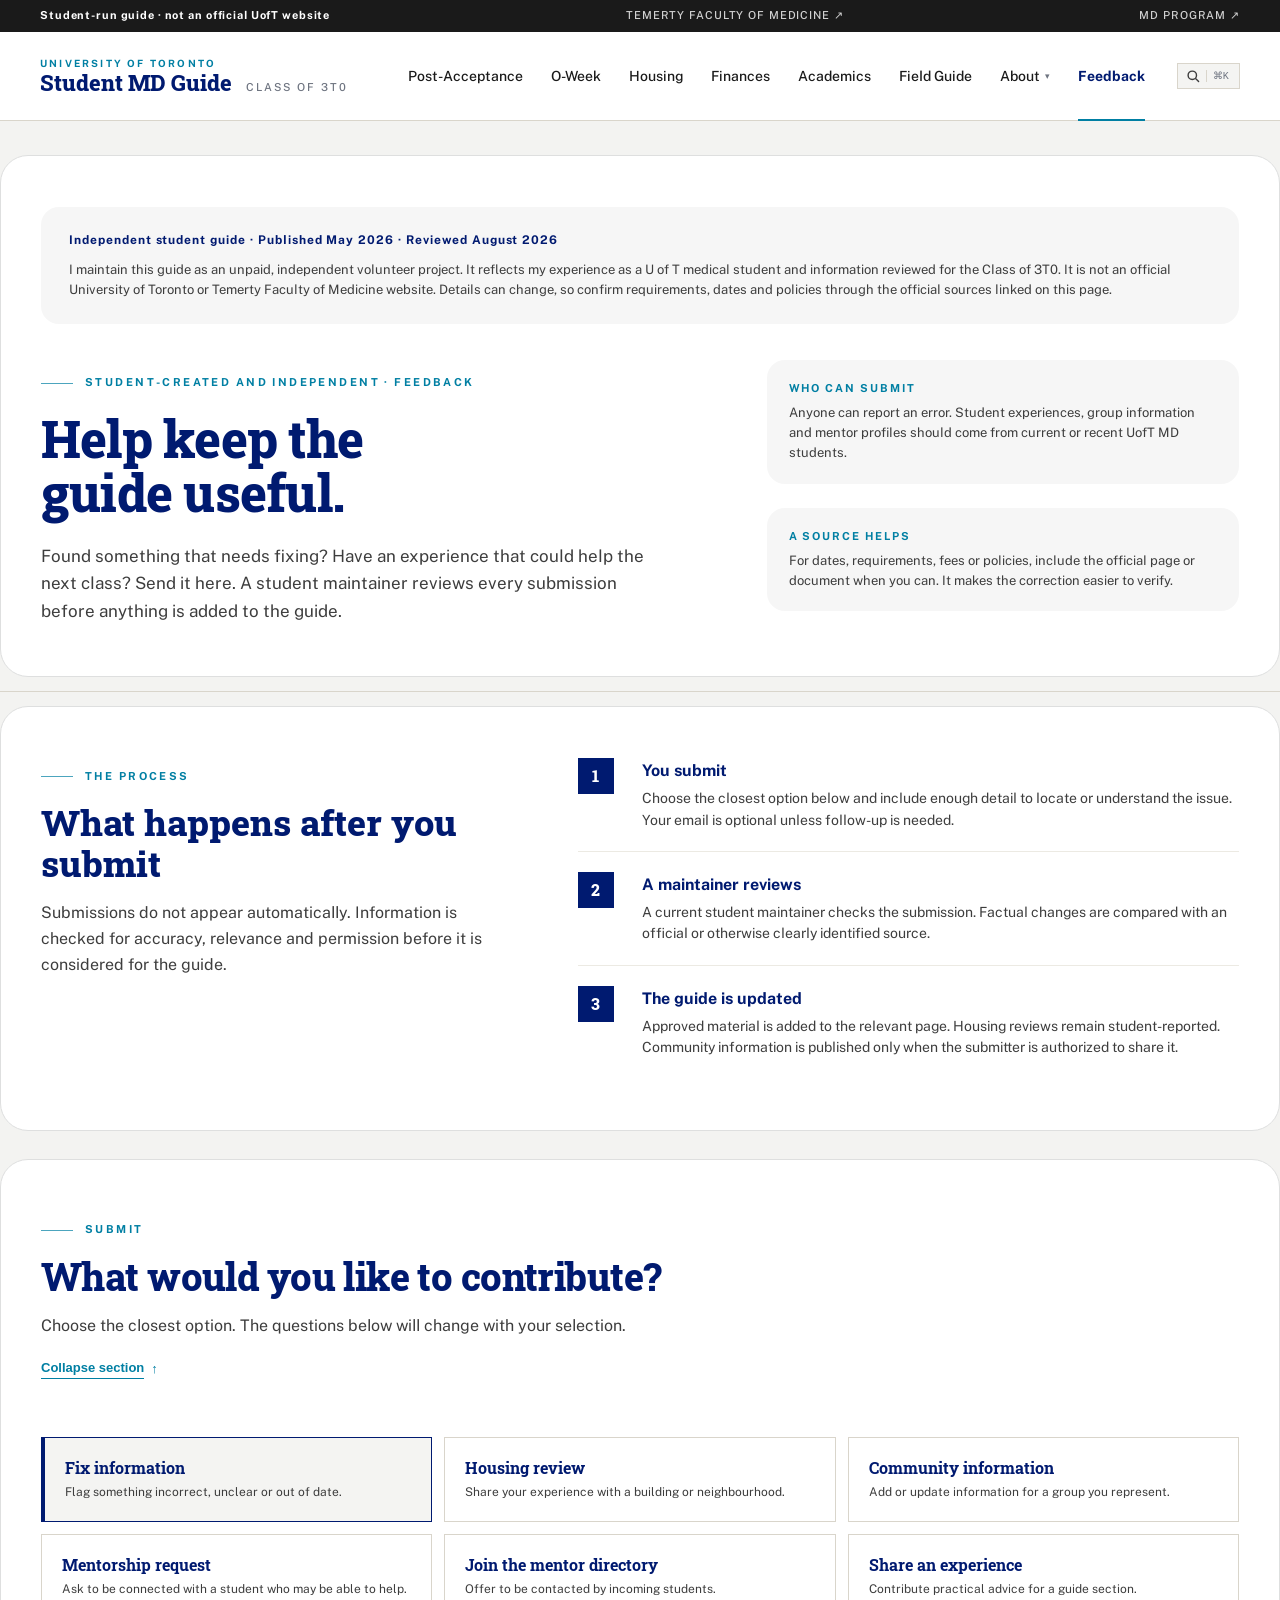
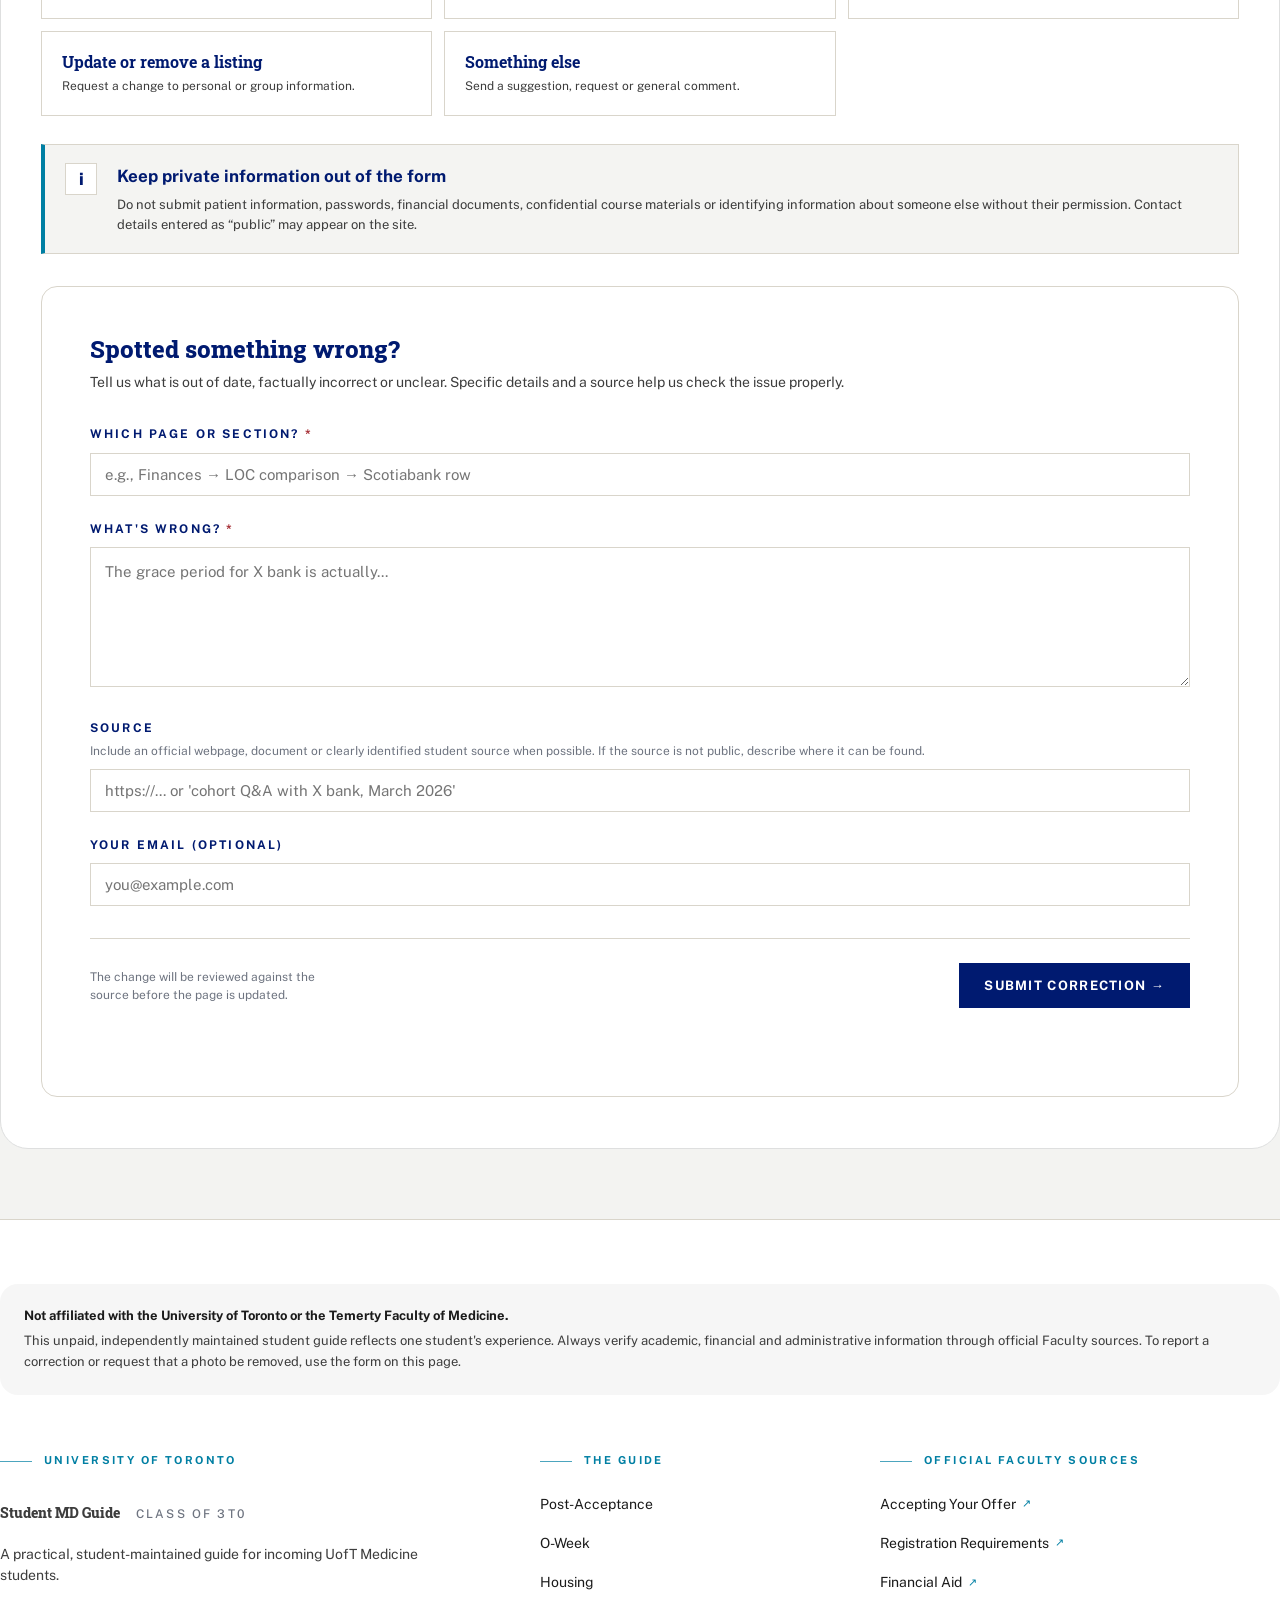
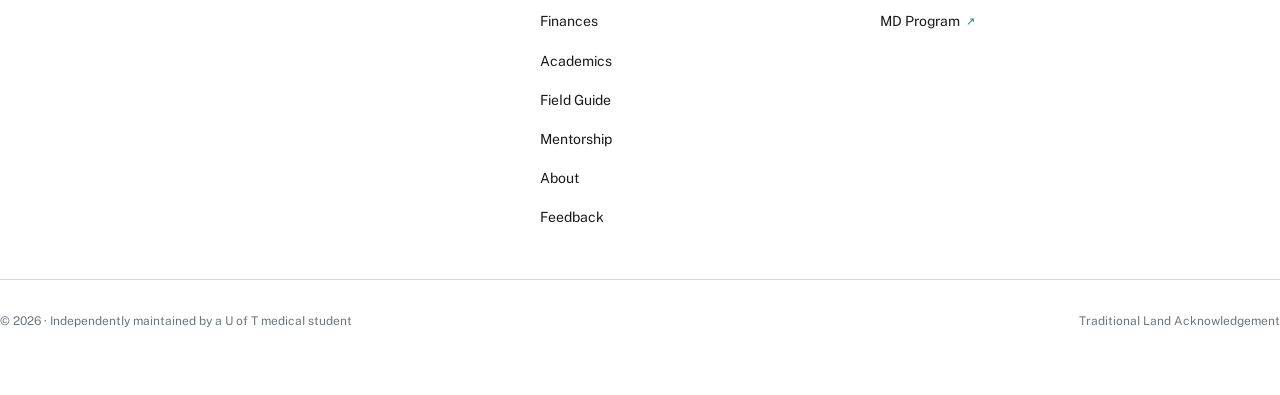
<file: feedback.html>
<!DOCTYPE html>
<html lang="en">
<head>
<meta charset="UTF-8" />
<meta name="viewport" content="width=device-width, initial-scale=1.0" />
<title>Feedback · Student MD Guide</title>
<meta name="description" content="Send a correction, suggestion, community update, housing review or removal request for the U of T Student MD Guide." />
<link rel="canonical" href="https://welcomeuoftmed.ca/feedback.html" />
<meta property="og:type" content="website" /><meta property="og:site_name" content="UofT Student MD Guide" /><meta property="og:title" content="Feedback · Student MD Guide" /><meta property="og:description" content="Send a correction, suggestion, community update, housing review or removal request." /><meta property="og:url" content="https://welcomeuoftmed.ca/feedback.html" /><meta property="og:image" content="https://welcomeuoftmed.ca/social-preview.jpg" /><meta property="og:image:alt" content="University College on the University of Toronto Front Campus" />
<meta name="twitter:card" content="summary_large_image" /><meta name="twitter:title" content="Feedback · Student MD Guide" /><meta name="twitter:description" content="Send a correction, suggestion, community update, housing review or removal request." /><meta name="twitter:image" content="https://welcomeuoftmed.ca/social-preview.jpg" />
<link rel="preconnect" href="https://fonts.googleapis.com" />
<link rel="preconnect" href="https://fonts.gstatic.com" crossorigin />
<link href="https://fonts.googleapis.com/css2?family=Public+Sans:wght@400;500;600;700;800;900&family=Roboto+Slab:wght@500;700;800;900&display=swap" rel="stylesheet" />
<link rel="stylesheet" href="launch-polish.css" />
<style>
  :root {
    --uoft-navy: #001A70;
    --uoft-navy-deep: #001454;
    --uoft-teal: #007FA3;
    --uoft-teal-deep: #006285;
    --ink: #1A1A1A;
    --ink-soft: #3D3D3D;
    --ink-muted: #6E7480;
    --paper: #FFFFFF;
    --paper-soft: #F4F4F2;
    --hairline: #D9D5CB;
    --hairline-soft: #ECEAE3;
  }
  * { margin: 0; padding: 0; box-sizing: border-box; }
  html { font-feature-settings: 'ss01', 'cv01', 'cv11'; }
  body {
    background: var(--paper);
    color: var(--ink);
    font-family: 'Public Sans', sans-serif;
    font-size: 17px;
    line-height: 1.6;
    -webkit-font-smoothing: antialiased;
    text-rendering: auto;
  }
  .font-display {
    font-family: 'Roboto Slab', Georgia, serif;
    font-weight: 800;
    letter-spacing: -0.015em;
    line-height: 1.05;
    color: var(--uoft-navy);
  }
  ::selection { background: var(--uoft-navy); color: white; }
  a { color: inherit; text-decoration: none; }
  img { display: block; max-width: 100%; }

  .container { max-width: 1280px; margin: 0 auto; padding: 0 24px; }
  @media (min-width: 768px) { .container { padding: 0 40px; } }

  /* ── Utility ribbon ── */
  .ribbon {
    background: var(--ink);
    color: white;
    font-size: 11px;
    letter-spacing: 0.08em;
  }
  .ribbon-inner {
    height: 32px;
    display: flex;
    align-items: center;
    justify-content: space-between;
  }
  .ribbon-inner > span { font-weight: 700; color: #fff; }
  @media (max-width: 620px) {
    .ribbon-inner > a { display: none; }
    .ribbon-inner { justify-content: center; text-align: center; letter-spacing: .04em; }
  }
  .ribbon a { opacity: 0.8; transition: opacity 180ms; text-transform: uppercase; font-weight: 500; }
  .ribbon a:hover { opacity: 1; }

  /* ── Header ── */
  .header {
    background: white;
    border-bottom: 1px solid var(--hairline);
    position: sticky;
    top: 0;
    z-index: 40;
  }
  .header-inner {
    height: 88px;
    display: flex;
    align-items: center;
    justify-content: space-between;
  }
  .logo {
    display: flex;
    align-items: center;
    gap: 14px;
    line-height: 1;
    text-decoration: none;
  }
  .logo-shield {
    width: 30px;
    height: 70px;
    flex-shrink: 0;
    object-fit: contain;
  }
  .logo-text { display: flex; flex-direction: column; line-height: 1; }
  .logo-eyebrow {
    font-size: 10px;
    letter-spacing: 0.22em;
    text-transform: uppercase;
    font-weight: 700;
    color: var(--uoft-teal);
  }
  .logo-mark {
    font-family: 'Roboto Slab', serif;
    font-weight: 800;
    font-size: 22px;
    color: var(--uoft-navy);
    line-height: 1;
    transition: color 180ms;
  }
  .logo:hover .logo-mark { color: var(--uoft-teal); }
  .logo-mark-row {
    display: inline-flex;
    align-items: baseline;
    gap: 14px;
    margin-top: 4px;
  }
  .logo-edition {
    font-family: 'Public Sans', sans-serif;
    font-weight: 500;
    font-size: 11px;
    letter-spacing: 0.18em;
    color: var(--ink-muted);
    text-transform: uppercase;
    line-height: 1;
  }
  .nav { display: none; gap: 22px; align-items: center; flex-wrap: wrap; justify-content: flex-end; }
  @media (min-width: 768px) { .nav { display: flex; } }
  @media (min-width: 1100px) { .nav { gap: 28px; } }
  .nav a {
    font-size: 13px;
    font-weight: 500;
    color: var(--ink);
    transition: color 180ms;
    white-space: nowrap;
  }
  @media (min-width: 1100px) { .nav a { font-size: 14px; } }
  .nav a:hover { color: var(--uoft-teal); }
  .nav a.is-active {
    color: var(--uoft-navy);
    font-weight: 700;
    position: relative;
  }
  .nav a.is-active::after {
    content: '';
    position: absolute;
    left: 0;
    right: 0;
    bottom: -34px;
    height: 2px;
    background: var(--uoft-teal);
  }

  /* Dropdown nav (About → About / Mentorship) */
  .nav-dropdown {
    position: relative;
    display: flex;
    align-items: center;
  }
  .nav-dropdown-trigger {
    background: none;
    border: 0;
    padding: 0;
    margin: 0;
    font-family: inherit;
    font-size: 13px;
    font-weight: 500;
    color: var(--ink);
    cursor: pointer;
    display: inline-flex;
    align-items: center;
    gap: 5px;
    transition: color 180ms;
    white-space: nowrap;
    line-height: inherit;
  }
  @media (min-width: 1100px) { .nav-dropdown-trigger { font-size: 14px; } }
  .nav-dropdown-trigger:hover { color: var(--uoft-teal); }
  .nav-dropdown.is-active-section .nav-dropdown-trigger {
    color: var(--uoft-navy);
    font-weight: 700;
  }
  .nav-dropdown.is-active-section::after {
    content: '';
    position: absolute;
    left: 0;
    right: 18px;
    bottom: -34px;
    height: 2px;
    background: var(--uoft-teal);
  }
  .nav-dropdown-caret {
    font-size: 9px;
    color: var(--ink-muted);
    transition: transform 220ms, color 180ms;
    margin-top: 1px;
  }
  .nav-dropdown:hover .nav-dropdown-caret,
  .nav-dropdown.is-open .nav-dropdown-caret {
    transform: rotate(180deg);
    color: var(--uoft-navy);
  }

  .nav-dropdown-menu {
    position: absolute;
    top: calc(100% + 28px);
    right: 0;
    min-width: 240px;
    background: white;
    border: 1px solid var(--hairline);
    box-shadow: 0 8px 32px rgba(0, 0, 0, 0.08);
    padding: 8px;
    z-index: 50;
    opacity: 0;
    visibility: hidden;
    transform: translateY(-4px);
    transition: opacity 180ms, transform 180ms, visibility 180ms;
  }
  .nav-dropdown:hover .nav-dropdown-menu,
  .nav-dropdown:focus-within .nav-dropdown-menu,
  .nav-dropdown.is-open .nav-dropdown-menu {
    opacity: 1;
    visibility: visible;
    transform: translateY(0);
  }
  /* Hover bridge so cursor can move from trigger to menu without closing */
  .nav-dropdown::before {
    content: '';
    position: absolute;
    top: 100%;
    right: 0;
    width: 100%;
    height: 28px;
    pointer-events: none;
  }
  .nav-dropdown:hover::before,
  .nav-dropdown.is-open::before {
    pointer-events: auto;
  }
  .nav-dropdown-menu a {
    display: block;
    padding: 12px 14px;
    font-size: 13px;
    text-decoration: none;
    border-left: 2px solid transparent;
    transition: background 160ms, border-color 160ms;
  }
  .nav-dropdown-menu a:hover,
  .nav-dropdown-menu a:focus-visible {
    background: var(--paper-soft);
    border-left-color: var(--uoft-teal);
    outline: none;
  }
  .nav-dropdown-menu a.is-active {
    background: var(--paper-soft);
    border-left-color: var(--uoft-navy);
  }
  .nav-dropdown-menu a.is-active::after { display: none; }
  .nav-dropdown-label {
    display: block;
    color: var(--uoft-navy);
    font-weight: 700;
    margin-bottom: 2px;
  }
  .nav-dropdown-desc {
    display: block;
    color: var(--ink-muted);
    font-size: 11px;
    line-height: 1.4;
  }

  /* ── Eyebrow ── */
  .eyebrow {
    display: inline-flex;
    align-items: center;
    gap: 12px;
  }
  .eyebrow-rule {
    display: block;
    width: 32px;
    height: 1px;
    background: var(--uoft-teal);
    opacity: 0.7;
  }
  .eyebrow-text {
    font-size: 11px;
    letter-spacing: 0.22em;
    text-transform: uppercase;
    font-weight: 700;
    color: var(--uoft-teal);
  }
  .eyebrow.light .eyebrow-rule { background: rgba(255,255,255,0.4); }
  .eyebrow.light .eyebrow-text { color: rgba(255,255,255,0.85); }

  /* ── Buttons ── */
  .btn {
    display: inline-flex;
    align-items: center;
    justify-content: center;
    gap: 10px;
    padding: 14px 24px;
    font-family: inherit;
    font-size: 13px;
    font-weight: 700;
    letter-spacing: 0.1em;
    text-transform: uppercase;
    border: 1.5px solid transparent;
    transition: all 180ms cubic-bezier(0.2, 0.7, 0.2, 1);
    cursor: pointer;
    white-space: nowrap;
  }
  .btn-primary { background: var(--uoft-navy); color: white; border-color: var(--uoft-navy); }
  .btn-primary:hover { background: var(--uoft-navy-deep); border-color: var(--uoft-navy-deep); }
  .btn-outline { background: transparent; color: var(--uoft-navy); border-color: var(--uoft-navy); }
  .btn-outline:hover { background: var(--uoft-navy); color: white; }
  .btn-outline-light { background: transparent; color: white; border-color: white; }
  .btn-outline-light:hover { background: white; color: var(--uoft-navy); }

  /* ── Animations ── */
  @keyframes fadeUp {
    from { opacity: 0; transform: translateY(14px); }
    to { opacity: 1; transform: translateY(0); }
  }
  .fade-up { animation: fadeUp 0.85s cubic-bezier(0.2, 0.7, 0.2, 1) both; }
  .delay-1 { animation-delay: 80ms; }
  .delay-2 { animation-delay: 160ms; }
  .delay-3 { animation-delay: 240ms; }

  /* ── Hero ── */
  .hero {
    position: relative;
    width: 100%;
    height: 78vh;
    min-height: 560px;
    overflow: hidden;
  }
  .hero img {
    position: absolute;
    inset: 0;
    width: 100%;
    height: 100%;
    object-fit: cover;
  }
  .hero-tint {
    position: absolute;
    inset: 0;
    background: linear-gradient(135deg, rgba(0,26,112,0.22) 0%, rgba(0,26,112,0.08) 60%, transparent 100%);
  }
  .hero-content {
    position: absolute;
    inset: 0;
    display: flex;
    align-items: center;
  }
  .hero-content > div { width: 100%; }
  .inset-block {
    background: white;
    padding: 56px;
    max-width: 640px;
    box-shadow: 0 1px 0 rgba(0,26,112,0.08);
  }
  @media (max-width: 767px) { .inset-block { padding: 32px 28px; } }
  .hero h1 {
    font-family: 'Roboto Slab', serif;
    font-weight: 800;
    line-height: 1.05;
    letter-spacing: -0.015em;
    color: var(--uoft-navy);
    font-size: clamp(2.5rem, 5.5vw, 4.25rem);
    margin-top: 24px;
  }
  .hero h2 {
    font-family: 'Roboto Slab', serif;
    font-weight: 500;
    font-style: italic;
    color: var(--uoft-teal);
    font-size: clamp(2rem, 4vw, 3rem);
    line-height: 1.05;
    letter-spacing: -0.015em;
    margin-top: 8px;
  }

  /* ── Lede paragraph ── */
  .lede-section {
    padding: 56px 0 72px;
  }
  @media (min-width: 768px) {
    .lede-section { padding: 72px 0 80px; }
  }
  .lede {
    font-size: 20px;
    line-height: 1.6;
    color: var(--ink);
    max-width: 56rem;
  }
  @media (min-width: 768px) { .lede { font-size: 22px; } }
  .hero-disclaimer {
    display: flex;
    align-items: baseline;
    gap: 14px;
    padding: 14px 18px;
    margin-bottom: 36px;
    border-left: 3px solid var(--uoft-navy);
    background: var(--paper-soft);
    font-size: 13px;
    line-height: 1.55;
    color: var(--ink-soft);
    max-width: 56rem;
    flex-wrap: wrap;
  }
  .hero-disclaimer-label {
    font-size: 10px;
    letter-spacing: 0.18em;
    text-transform: uppercase;
    font-weight: 700;
    color: var(--uoft-navy);
    flex-shrink: 0;
  }
  .lede-section .container::after {
    content: '';
    display: block;
    width: 64px;
    height: 1px;
    background: var(--uoft-teal);
    margin-top: 48px;
    opacity: 0.7;
  }

  /* ── Section tiles (4-up) ── */
  .tiles-section {
    padding: 80px 0;
    background: var(--paper-soft);
  }
  @media (min-width: 768px) { .tiles-section { padding: 112px 0; } }
  .tiles-header {
    text-align: center;
    margin-bottom: 64px;
  }
  @media (min-width: 768px) { .tiles-header { margin-bottom: 80px; } }
  .tiles-header h2 {
    font-family: 'Roboto Slab', serif;
    font-weight: 800;
    color: var(--uoft-navy);
    font-size: clamp(2rem, 3.5vw, 3rem);
    line-height: 1.05;
    letter-spacing: -0.015em;
    margin-top: 20px;
  }
  .tiles-grid {
    display: grid;
    grid-template-columns: 1fr;
    gap: 24px;
  }
  @media (min-width: 640px) { .tiles-grid { grid-template-columns: 1fr 1fr; gap: 32px; } }
  @media (min-width: 1024px) { .tiles-grid { grid-template-columns: repeat(4, 1fr); } }
  .tile { display: flex; flex-direction: column; }
  .tile-img-wrap {
    aspect-ratio: 1 / 1;
    width: 100%;
    overflow: hidden;
    margin-bottom: 24px;
    position: relative;
  }
  .tile-img-wrap img {
    width: 100%;
    height: 100%;
    object-fit: cover;
    transition: transform 600ms cubic-bezier(0.2, 0.7, 0.2, 1);
  }
  .tile:hover .tile-img-wrap img { transform: scale(1.04); }
  .tile-num {
    position: absolute;
    top: 0;
    left: 0;
    background: var(--uoft-navy);
    color: white;
    padding: 6px 12px;
    font-size: 10px;
    font-weight: 700;
    letter-spacing: 0.2em;
  }
  .tile-label {
    font-size: 11px;
    letter-spacing: 0.22em;
    text-transform: uppercase;
    font-weight: 700;
    color: var(--uoft-teal);
    margin-bottom: 12px;
  }
  .tile-desc {
    font-size: 15px;
    line-height: 1.55;
    color: var(--ink);
    margin-bottom: 24px;
    flex: 1;
  }
  .tile .btn { align-self: flex-start; }

  /* ── Full-bleed image break ── */
  .image-break {
    position: relative;
    width: 100%;
    overflow: hidden;
  }
  .placeholder {
    position: relative;
    width: 100%;
    background: var(--paper-soft);
    border: 1px dashed rgba(0, 26, 112, 0.25);
    display: flex;
    align-items: center;
    justify-content: center;
    overflow: hidden;
  }
  .placeholder.hero-aspect { aspect-ratio: 21 / 9; }
  .placeholder.video-aspect { aspect-ratio: 16 / 9; }
  .placeholder.square-aspect { aspect-ratio: 1 / 1; }
  .placeholder-stripe {
    position: absolute;
    inset: 0;
    background-image: repeating-linear-gradient(45deg, var(--uoft-navy) 0, var(--uoft-navy) 1px, transparent 1px, transparent 16px);
    opacity: 0.03;
  }
  .placeholder-content {
    position: relative;
    z-index: 1;
    display: flex;
    flex-direction: column;
    align-items: center;
    gap: 12px;
    text-align: center;
    padding: 40px;
  }
  .placeholder-icon {
    width: 24px;
    height: 24px;
    color: var(--uoft-navy);
  }
  .placeholder-kind {
    font-size: 10px;
    letter-spacing: 0.22em;
    text-transform: uppercase;
    font-weight: 700;
    color: var(--uoft-teal);
  }
  .placeholder-label {
    font-size: 13px;
    line-height: 1.55;
    max-width: 28rem;
    color: var(--ink-soft);
  }
  .image-break .credit {
    position: absolute;
    bottom: 16px;
    right: 24px;
    font-size: 10px;
    font-style: italic;
    color: var(--ink-muted);
  }

  /* ── Essay block ── */
  .essay-section { padding: 96px 0; }
  @media (min-width: 768px) { .essay-section { padding: 128px 0; } }
  .essay-grid { display: grid; gap: 40px; }
  @media (min-width: 768px) { .essay-grid { grid-template-columns: 5fr 7fr; gap: 80px; } }
  .essay-head h2 {
    font-family: 'Roboto Slab', serif;
    font-weight: 800;
    color: var(--uoft-navy);
    font-size: clamp(2rem, 3.5vw, 2.875rem);
    line-height: 1.05;
    letter-spacing: -0.015em;
    margin-top: 24px;
  }
  .essay-head h3 {
    font-family: 'Roboto Slab', serif;
    font-weight: 500;
    font-style: italic;
    color: var(--uoft-teal);
    font-size: clamp(1.5rem, 2.5vw, 2rem);
    line-height: 1.05;
    letter-spacing: -0.015em;
    margin-top: 8px;
  }
  .prose-content p {
    font-size: 17px;
    line-height: 1.75;
    color: var(--ink-soft);
    margin-bottom: 24px;
    max-width: 62ch;
  }
  .prose-content p:last-child { margin-bottom: 0; }
  .prose-content strong { color: var(--ink); font-weight: 600; }
  .prose-content a {
    color: var(--uoft-teal);
    text-decoration: underline;
    text-decoration-thickness: 1px;
    text-underline-offset: 4px;
    transition: all 180ms;
  }
  .prose-content a:hover { color: var(--uoft-teal-deep); text-decoration-thickness: 2px; }

  /* ── Resources stripe ── */
  .resources-section {
    padding: 80px 0;
    background: var(--paper-soft);
  }
  @media (min-width: 768px) { .resources-section { padding: 112px 0; } }
  .resources-grid { display: grid; gap: 40px; }
  @media (min-width: 768px) { .resources-grid { grid-template-columns: 4fr 8fr; gap: 80px; } }
  .resources-head h2 {
    font-family: 'Roboto Slab', serif;
    font-weight: 800;
    color: var(--uoft-navy);
    font-size: clamp(1.75rem, 3vw, 2.5rem);
    line-height: 1.05;
    letter-spacing: -0.015em;
    margin-top: 24px;
  }
  .resources-head p {
    margin-top: 20px;
    font-size: 15px;
    line-height: 1.6;
    color: var(--ink-soft);
    max-width: 24rem;
  }
  .resource-list {
    border-top: 1px solid var(--hairline);
  }
  .resource-link {
    display: grid;
    grid-template-columns: auto 1fr;
    gap: 20px;
    padding: 24px 0;
    border-bottom: 1px solid var(--hairline);
    align-items: start;
    transition: padding 220ms cubic-bezier(0.2, 0.7, 0.2, 1);
  }
  .resource-link:hover { padding-left: 12px; }
  .resource-arrow {
    color: var(--uoft-teal);
    font-weight: 700;
    font-size: 20px;
    line-height: 1.4;
    transition: color 180ms;
  }
  .resource-link:hover .resource-arrow { color: var(--uoft-navy); }
  .resource-title {
    font-family: 'Roboto Slab', serif;
    font-weight: 800;
    font-size: 20px;
    color: var(--uoft-navy);
    line-height: 1.2;
    margin-bottom: 6px;
    transition: color 180ms;
  }
  @media (min-width: 768px) { .resource-title { font-size: 22px; } }
  .resource-link:hover .resource-title { color: var(--uoft-teal); }
  .resource-note {
    font-size: 13px;
    font-style: italic;
    color: var(--ink-soft);
    margin-top: 6px;
  }

  /* ── Cohort section ── */
  .cohort-section {
    padding: 56px 0 80px;
  }
  @media (min-width: 768px) { .cohort-section { padding: 64px 0 112px; } }
  .cohort-header {
    margin-bottom: 48px;
    max-width: 56rem;
  }
  @media (min-width: 768px) { .cohort-header { margin-bottom: 64px; } }
  .cohort-header h2 {
    font-family: 'Roboto Slab', serif;
    font-weight: 800;
    color: var(--uoft-navy);
    font-size: clamp(2rem, 3.5vw, 3rem);
    line-height: 1.05;
    letter-spacing: -0.015em;
    margin-top: 20px;
  }
  .cohort-lede {
    margin-top: 20px;
    font-size: 18px;
    line-height: 1.6;
    color: var(--ink-soft);
    max-width: 44rem;
  }
  .cohort-grid {
    display: grid;
    grid-template-columns: 1fr;
    gap: 16px;
  }
  @media (min-width: 768px) {
    .cohort-grid {
      grid-template-columns: 7fr 5fr;
      gap: 20px;
      align-items: stretch;
    }
  }
  .cohort-large { display: flex; }
  .cohort-large > .placeholder { width: 100%; }
  .cohort-stack {
    display: grid;
    grid-template-columns: 1fr 1fr;
    gap: 16px;
  }
  @media (min-width: 768px) {
    .cohort-stack {
      grid-template-columns: 1fr;
      grid-template-rows: 1fr 1fr;
      gap: 20px;
    }
  }
  .cohort-aspect-large { aspect-ratio: 4 / 3; width: 100%; }
  @media (min-width: 768px) {
    .cohort-aspect-large { aspect-ratio: auto; height: 100%; min-height: 520px; }
  }
  .cohort-aspect-small { aspect-ratio: 4 / 3; width: 100%; }
  @media (min-width: 768px) {
    .cohort-aspect-small { aspect-ratio: auto; height: 100%; }
  }

  /* ── CTA pair ── */
  .cta-section { padding: 80px 0; }
  @media (min-width: 768px) { .cta-section { padding: 112px 0; } }
  .cta-grid {
    display: grid;
    grid-template-columns: 1fr;
    align-items: stretch;
  }
  @media (min-width: 768px) { .cta-grid { grid-template-columns: 1fr 1fr; } }
  .cta-text-panel {
    background: var(--uoft-navy);
    padding: 48px 40px;
    display: flex;
    flex-direction: column;
    justify-content: center;
    color: white;
  }
  @media (min-width: 768px) { .cta-text-panel { padding: 64px; } }
  .cta-text-panel h2 {
    font-family: 'Roboto Slab', serif;
    font-weight: 800;
    color: white;
    font-size: clamp(1.875rem, 3vw, 2.5rem);
    line-height: 1.05;
    letter-spacing: -0.015em;
    margin-top: 24px;
  }
  .cta-text-panel p {
    margin-top: 20px;
    font-size: 16px;
    line-height: 1.6;
    color: rgba(255,255,255,0.85);
  }
  .cta-text-panel .btn {
    margin-top: 32px;
    align-self: flex-start;
  }

  /* ── Footer ── */
  .footer {
    border-top: 1px solid var(--hairline);
    margin-top: 0;
    background: var(--paper);
  }
  .footer-inner { padding: 64px 0; }
  .footer-disclaimer {
    border: 1px solid var(--hairline);
    border-left: 3px solid var(--uoft-navy);
    padding: 18px 22px;
    margin-bottom: 48px;
    font-size: 13px;
    line-height: 1.6;
    color: var(--ink-soft);
    background: var(--paper-soft);
  }
  .footer-disclaimer strong {
    display: block;
    color: var(--ink);
    font-weight: 700;
    margin-bottom: 4px;
    font-size: 13px;
  }
  .footer-grid {
    display: grid;
    grid-template-columns: 1fr;
    gap: 40px;
    padding-bottom: 48px;
  }
  @media (min-width: 768px) {
    .footer-grid {
      grid-template-columns: 5fr 3fr 4fr;
    }
  }
  .footer-brand-mark {
    font-family: 'Roboto Slab', serif;
    font-weight: 800;
    font-size: 28px;
    color: var(--uoft-navy);
    line-height: 1.2;
    display: flex;
    align-items: baseline;
    gap: 16px;
    flex-wrap: wrap;
  }
  .footer-brand-edition {
    font-family: 'Public Sans', sans-serif;
    font-weight: 500;
    font-size: 12px;
    letter-spacing: 0.18em;
    color: var(--ink-muted);
    text-transform: uppercase;
    line-height: 1;
  }
  .footer-brand p {
    margin-top: 20px;
    font-size: 14px;
    line-height: 1.55;
    color: var(--ink-soft);
    max-width: 28rem;
  }
  .footer-col-eyebrow { margin-bottom: 20px; }
  .footer ul { list-style: none; display: flex; flex-direction: column; gap: 12px; }
  .footer ul a {
    font-size: 14px;
    color: var(--ink);
    transition: color 180ms;
    display: inline-flex;
    align-items: center;
    gap: 6px;
  }
  .footer ul a:hover { color: var(--uoft-teal); }
  .footer-ext { font-size: 11px; color: var(--uoft-teal); }
  .footer-bottom {
    padding-top: 32px;
    border-top: 1px solid var(--hairline);
    display: flex;
    flex-direction: column;
    justify-content: space-between;
    gap: 16px;
  }
  @media (min-width: 768px) { .footer-bottom { flex-direction: row; } }
  .footer-bottom * { font-size: 12px; color: var(--ink-muted); }
  .footer-bottom a:hover { color: var(--uoft-teal); }

  /* ────────────────────────────────────────────────────────
     INNER PAGE PATTERNS — shared across Post-Acceptance,
     Housing, Finances, Handbook, Feedback
     ──────────────────────────────────────────────────────── */

  /* Page hero — smaller, banded version of the homepage hero */
  .page-hero {
    background: var(--paper);
    padding: 56px 0 40px;
    border-bottom: 1px solid var(--hairline);
  }
  @media (min-width: 768px) {
    .page-hero { padding: 80px 0 56px; }
  }
  .page-hero-grid {
    display: grid;
    gap: 32px;
    grid-template-columns: 1fr;
  }
  @media (min-width: 768px) {
    .page-hero-grid {
      grid-template-columns: 7fr 5fr;
      gap: 64px;
      align-items: end;
    }
  }
  .page-hero h1 {
    font-family: 'Roboto Slab', serif;
    font-weight: 800;
    color: var(--uoft-navy);
    font-size: clamp(2rem, 4vw, 3.5rem);
    line-height: 1.05;
    letter-spacing: -0.015em;
    margin-top: 20px;
  }
  .page-hero-lede {
    margin-top: 24px;
    font-size: 17px;
    line-height: 1.6;
    color: var(--ink-soft);
    max-width: 38rem;
  }
  .page-hero-meta {
    border-left: 2px solid var(--uoft-teal);
    padding-left: 20px;
    font-size: 13px;
    line-height: 1.55;
    color: var(--ink-soft);
  }
  .page-hero-meta strong {
    display: block;
    font-size: 11px;
    letter-spacing: 0.18em;
    text-transform: uppercase;
    font-weight: 700;
    color: var(--uoft-teal);
    margin-bottom: 6px;
  }
  .page-hero-meta + .page-hero-meta {
    margin-top: 24px;
  }

  /* Shared section block */
  .section {
    padding: 64px 0;
  }
  @media (min-width: 768px) { .section { padding: 96px 0; } }
  .section-tight { padding: 48px 0; }
  @media (min-width: 768px) { .section-tight { padding: 64px 0; } }
  .section-soft { background: var(--paper-soft); }

  /* ── Sidebar TOC (Handbook + Finances) ──
     The TOC floats in the viewport gutter to the RIGHT of the 1280px content
     max-width. It only appears when there's enough gutter to clear the content,
     so it never overlaps text. Below that threshold, the inline .toc-mobile
     block at the top of the page-hero is used instead. */
  .has-toc { position: relative; }
  .toc-sidebar {
    display: none;
  }
  /* Show only when viewport is wide enough that content (1280px) + TOC (220px)
     + 48px breathing room can all fit. 1280 + 220 + 48 = 1548. */
  @media (min-width: 1548px) {
    .toc-sidebar {
      display: block;
      position: fixed;
      top: 120px;
      /* Sit just outside the content column on the right */
      left: calc(50% + 640px + 24px);
      width: 220px;
      z-index: 30;
      max-height: calc(100vh - 160px);
      overflow-y: auto;
    }
    .toc-sidebar-inner {
      border-left: 1px solid var(--hairline);
      padding: 4px 0 4px 18px;
    }
    .toc-eyebrow {
      font-size: 10px;
      letter-spacing: 0.22em;
      text-transform: uppercase;
      font-weight: 700;
      color: var(--uoft-teal);
      margin-bottom: 14px;
    }
    .toc-sidebar ul {
      list-style: none;
      display: flex;
      flex-direction: column;
      gap: 10px;
    }
    .toc-sidebar a {
      display: block;
      font-size: 13px;
      line-height: 1.45;
      color: var(--ink-muted);
      transition: color 180ms;
      padding: 2px 0;
      border-left: 2px solid transparent;
      margin-left: -20px;
      padding-left: 18px;
    }
    .toc-sidebar a:hover { color: var(--uoft-navy); }
    .toc-sidebar a.is-active {
      color: var(--uoft-navy);
      font-weight: 600;
      border-left-color: var(--uoft-navy);
    }
    /* Hide the inline mobile TOC when the sidebar is showing */
    .toc-mobile { display: none; }
  }
  /* Mobile/tablet: inline TOC at top of page-hero */
  .toc-mobile {
    display: block;
    margin-top: 24px;
    padding: 16px 18px;
    border: 1px solid var(--hairline);
    background: var(--paper-soft);
  }
  @media (min-width: 1100px) { .toc-mobile { display: none; } }
  .toc-mobile-eyebrow {
    font-size: 10px;
    letter-spacing: 0.22em;
    text-transform: uppercase;
    font-weight: 700;
    color: var(--uoft-teal);
    margin-bottom: 12px;
  }
  .toc-mobile ol {
    list-style: none;
    display: grid;
    grid-template-columns: 1fr;
    gap: 8px;
    counter-reset: toc;
  }
  @media (min-width: 600px) { .toc-mobile ol { grid-template-columns: 1fr 1fr; } }
  .toc-mobile li { counter-increment: toc; }
  .toc-mobile a {
    display: flex;
    gap: 10px;
    font-size: 14px;
    color: var(--ink);
    padding: 4px 0;
    transition: color 180ms;
  }
  .toc-mobile a::before {
    content: counter(toc, decimal-leading-zero);
    font-size: 10px;
    color: var(--uoft-teal);
    font-weight: 700;
    letter-spacing: 0.1em;
    padding-top: 4px;
  }
  .toc-mobile a:hover { color: var(--uoft-teal); }
  /* Anchor offset for sticky header */
  .has-toc [id] { scroll-margin-top: 100px; }

  .section-header {
    margin-bottom: 40px;
    max-width: 56rem;
  }
  @media (min-width: 768px) { .section-header { margin-bottom: 56px; } }
  .section-header h2 {
    font-family: 'Roboto Slab', serif;
    font-weight: 800;
    color: var(--uoft-navy);
    font-size: clamp(1.75rem, 3vw, 2.5rem);
    line-height: 1.1;
    letter-spacing: -0.015em;
    margin-top: 16px;
  }
  .section-header p {
    margin-top: 16px;
    font-size: 16px;
    line-height: 1.6;
    color: var(--ink-soft);
    max-width: 38rem;
  }

  /* Phase / numbered block */
  .phase {
    display: grid;
    grid-template-columns: 1fr;
    gap: 24px;
    padding: 40px 0;
    border-top: 1px solid var(--hairline);
  }
  @media (min-width: 768px) {
    .phase {
      grid-template-columns: 200px 1fr;
      gap: 48px;
      padding: 56px 0;
    }
  }
  .phase-number {
    font-family: 'Roboto Slab', serif;
    font-weight: 800;
    font-size: 64px;
    color: var(--uoft-navy);
    line-height: 1;
    font-feature-settings: 'tnum';
  }
  .phase-meta {
    margin-top: 16px;
  }
  .phase-meta-eyebrow {
    font-size: 11px;
    letter-spacing: 0.18em;
    text-transform: uppercase;
    font-weight: 700;
    color: var(--uoft-teal);
    margin-bottom: 6px;
  }
  .phase-meta h3 {
    font-family: 'Roboto Slab', serif;
    font-weight: 700;
    font-size: 22px;
    color: var(--uoft-navy);
    line-height: 1.2;
  }
  .phase-meta-desc {
    font-size: 14px;
    color: var(--ink-soft);
    margin-top: 8px;
    line-height: 1.55;
  }
  .phase-items {
    display: flex;
    flex-direction: column;
    gap: 0;
  }

  /* Checklist item — flat list-row style */
  .checklist-item {
    display: grid;
    grid-template-columns: 24px 1fr;
    gap: 16px;
    padding: 20px 0;
    border-top: 1px solid var(--hairline-soft);
    align-items: start;
  }
  .checklist-item:first-child { border-top: none; padding-top: 0; }
  .checklist-marker {
    width: 18px;
    height: 18px;
    border: 1.5px solid var(--uoft-navy);
    margin-top: 4px;
    position: relative;
  }
  .checklist-item.important .checklist-marker {
    background: var(--uoft-teal);
    border-color: var(--uoft-teal);
  }
  .checklist-item.milestone {
    background: var(--paper-soft);
    border-left: 3px solid var(--uoft-navy);
    padding: 18px 22px !important;
    border-top: 0 !important;
    margin-top: 8px;
  }
  .checklist-item.milestone .checklist-marker {
    background: var(--uoft-navy);
    border-color: var(--uoft-navy);
  }
  .milestone-tag {
    font-size: 9px;
    letter-spacing: 0.22em;
    text-transform: uppercase;
    font-weight: 700;
    color: white;
    background: var(--uoft-navy);
    padding: 3px 7px 2px;
    line-height: 1;
  }
  .checklist-sublist {
    list-style: none;
    margin-top: 10px;
    display: flex;
    flex-direction: column;
    gap: 4px;
  }
  .checklist-sublist li {
    font-size: 14px;
    line-height: 1.5;
    color: var(--ink-soft);
    padding-left: 16px;
    position: relative;
  }
  .checklist-sublist li::before {
    content: '✓';
    position: absolute;
    left: 0;
    top: 0;
    color: var(--uoft-teal);
    font-weight: 700;
    font-size: 12px;
  }

  /* Facebook groups list (Post-Acceptance) */
  .fb-groups-list {
    list-style: none;
    margin-top: 12px;
    display: flex;
    flex-direction: column;
    gap: 10px;
  }
  .fb-groups-list li {
    font-size: 14px;
    line-height: 1.55;
    color: var(--ink-soft);
    padding-left: 18px;
    position: relative;
  }
  .fb-groups-list li::before {
    content: '';
    position: absolute;
    left: 0;
    top: 9px;
    width: 8px;
    height: 1px;
    background: var(--uoft-teal);
  }
  .fb-groups-list a {
    font-weight: 700;
    color: var(--uoft-navy);
    border-bottom: 1px solid var(--uoft-teal);
    padding-bottom: 1px;
    transition: color 180ms;
  }
  .fb-groups-list a:hover { color: var(--uoft-teal); }
  .fb-groups-list-name-static {
    font-weight: 700;
    color: var(--uoft-navy);
  }
  .fb-groups-list-note {
    display: block;
    font-size: 13px;
    color: var(--ink-soft);
    margin-top: 2px;
    line-height: 1.5;
  }
  .fb-groups-list-note strong {
    color: var(--ink);
    font-weight: 700;
  }
  .checklist-title {
    font-family: 'Public Sans', sans-serif;
    font-weight: 600;
    font-size: 17px;
    color: var(--ink);
    margin-bottom: 6px;
    display: flex;
    flex-wrap: wrap;
    align-items: baseline;
    gap: 12px;
  }
  .important-tag {
    font-size: 9px;
    letter-spacing: 0.22em;
    text-transform: uppercase;
    font-weight: 700;
    color: var(--uoft-teal);
    border: 1px solid var(--uoft-teal);
    padding: 3px 6px 2px;
    line-height: 1;
  }
  .checklist-desc {
    font-size: 15px;
    line-height: 1.6;
    color: var(--ink-soft);
  }
  .checklist-link {
    display: inline-flex;
    align-items: center;
    gap: 6px;
    margin-top: 10px;
    font-size: 13px;
    font-weight: 600;
    color: var(--uoft-teal);
    text-decoration: none;
    border-bottom: 1px solid var(--uoft-teal);
    padding-bottom: 1px;
  }
  .checklist-link:hover {
    color: var(--uoft-navy);
    border-color: var(--uoft-navy);
  }

  /* Comparison table */
  .compare-table {
    width: 100%;
    border-collapse: collapse;
    border: 1px solid var(--hairline);
    background: white;
  }
  .compare-table th,
  .compare-table td {
    text-align: left;
    padding: 16px 18px;
    border-bottom: 1px solid var(--hairline);
    font-size: 14px;
    line-height: 1.5;
    vertical-align: top;
  }
  .compare-table thead th {
    background: var(--uoft-navy);
    color: white;
    font-weight: 700;
    font-size: 12px;
    letter-spacing: 0.1em;
    text-transform: uppercase;
    border-bottom: none;
  }
  .compare-table tbody th {
    font-family: 'Roboto Slab', serif;
    font-weight: 700;
    color: var(--uoft-navy);
    font-size: 14px;
    background: var(--paper-soft);
    width: 26%;
  }
  .compare-table .compare-cell-strong {
    font-weight: 700;
    color: var(--uoft-navy);
  }
  .compare-table .compare-cell-tbd {
    color: var(--ink-muted);
    font-style: italic;
    font-size: 13px;
  }
  .compare-scroll {
    overflow-x: auto;
    -webkit-overflow-scrolling: touch;
  }

  /* Bank quick-card row (for top of finances) */
  .bank-row {
    display: grid;
    grid-template-columns: 1fr;
    gap: 16px;
    margin-top: 32px;
  }
  @media (min-width: 768px) {
    .bank-row { grid-template-columns: repeat(3, 1fr); gap: 20px; }
  }
  @media (min-width: 1024px) {
    .bank-row { grid-template-columns: repeat(5, 1fr); }
  }
  .bank-card {
    background: white;
    border: 1px solid var(--hairline);
    padding: 24px;
    display: flex;
    flex-direction: column;
    gap: 4px;
    border-top: 3px solid var(--uoft-navy);
  }
  .bank-card.unverified { border-top-color: var(--ink-muted); }
  .bank-card-name {
    font-family: 'Roboto Slab', serif;
    font-weight: 800;
    font-size: 22px;
    color: var(--uoft-navy);
  }
  .bank-card-tagline {
    font-size: 12px;
    color: var(--ink-muted);
    margin-bottom: 16px;
    min-height: 32px;
  }
  .bank-card-stat {
    display: flex;
    justify-content: space-between;
    padding: 8px 0;
    border-top: 1px solid var(--hairline-soft);
    font-size: 13px;
  }
  .bank-card-stat:first-of-type { border-top: none; }
  .bank-card-stat-label {
    color: var(--ink-muted);
    text-transform: uppercase;
    letter-spacing: 0.1em;
    font-size: 10px;
    font-weight: 700;
  }
  .bank-card-stat-value {
    font-weight: 700;
    color: var(--uoft-navy);
    text-align: right;
    font-size: 13px;
  }
  .bank-card-verified {
    margin-top: 12px;
    font-size: 11px;
    color: var(--uoft-teal);
    font-weight: 600;
    letter-spacing: 0.05em;
  }
  .bank-card-unverified {
    margin-top: 12px;
    font-size: 11px;
    color: var(--ink-muted);
    font-style: italic;
  }
  .bank-card-link {
    display: inline-flex;
    align-items: center;
    gap: 6px;
    margin-top: 14px;
    font-size: 12px;
    font-weight: 600;
    color: var(--uoft-teal);
    border-bottom: 1px solid currentColor;
    padding-bottom: 2px;
    transition: color 180ms;
  }
  .bank-card-link:hover { color: var(--uoft-navy); }
  .bank-card-link-muted { color: var(--ink-muted); }
  .bank-card-link-muted:hover { color: var(--uoft-navy); }
  .bank-card-link-arrow { font-size: 10px; }

  /* Key dates list (OSAP / bursary timing) */
  .key-dates {
    list-style: none;
    margin-top: 24px;
    border-top: 1px solid var(--hairline);
  }
  .key-dates li {
    display: grid;
    grid-template-columns: 90px 1fr;
    gap: 16px;
    padding: 14px 0;
    border-bottom: 1px solid var(--hairline);
    font-size: 14px;
    line-height: 1.55;
  }
  .key-dates-month {
    font-size: 11px;
    letter-spacing: 0.18em;
    text-transform: uppercase;
    font-weight: 700;
    color: var(--uoft-teal);
    padding-top: 2px;
  }
  .key-dates-event {
    color: var(--ink-soft);
  }
  .key-dates-note {
    font-size: 12px;
    color: var(--ink-muted);
    line-height: 1.55;
    margin-top: 12px;
    font-style: italic;
  }
  .cost-verify-note {
    font-size: 13px;
    color: var(--ink-muted);
    margin-top: 18px;
    line-height: 1.55;
  }
  .cost-verify-note a {
    color: var(--uoft-teal);
    border-bottom: 1px solid currentColor;
    padding-bottom: 1px;
    transition: color 180ms;
  }
  .cost-verify-note a:hover { color: var(--uoft-navy); }

  /* Year 1 fee schedule table */
  .cost-table-title {
    font-family: 'Roboto Slab', serif;
    font-weight: 700;
    font-size: 18px;
    color: var(--uoft-navy);
    margin-top: 56px;
    margin-bottom: 20px;
    line-height: 1.25;
  }
  .cost-table-wrap {
    overflow-x: auto;
    border: 1px solid var(--hairline);
    background: white;
  }
  .cost-table {
    width: 100%;
    border-collapse: collapse;
    font-size: 14px;
    min-width: 640px;
  }
  .cost-table thead th {
    text-align: right;
    padding: 16px 18px;
    background: var(--paper-soft);
    border-bottom: 1px solid var(--hairline);
    font-size: 11px;
    letter-spacing: 0.15em;
    text-transform: uppercase;
    font-weight: 700;
    color: var(--uoft-navy);
  }
  .cost-table thead th:first-child {
    text-align: left;
    background: var(--paper-soft);
  }
  .cost-table tbody th {
    text-align: left;
    padding: 14px 18px;
    font-weight: 600;
    color: var(--ink);
    border-bottom: 1px solid var(--hairline);
    background: white;
    width: 38%;
  }
  .cost-table tbody td {
    padding: 14px 18px;
    text-align: right;
    border-bottom: 1px solid var(--hairline);
    color: var(--ink-soft);
    font-feature-settings: 'tnum';
    font-variant-numeric: tabular-nums;
  }
  .cost-table-band td {
    background: var(--uoft-navy) !important;
    color: white !important;
    font-size: 11px !important;
    letter-spacing: 0.18em;
    text-transform: uppercase;
    font-weight: 700;
    text-align: left !important;
    padding: 10px 18px !important;
  }
  .cost-table-total th,
  .cost-table-total td {
    background: var(--paper-soft);
    font-weight: 700;
    color: var(--ink);
  }
  .cost-table-total td {
    color: var(--uoft-navy);
  }
  .cost-table-footnote {
    font-size: 12px;
    color: var(--ink-muted);
    margin-top: 12px;
    line-height: 1.55;
    font-style: italic;
  }

  /* Pull callout link */
  .pull-callout-link {
    display: inline-flex;
    align-items: center;
    gap: 8px;
    margin-top: 20px;
    font-size: 13px;
    font-weight: 600;
    color: white;
    border-bottom: 1px solid currentColor;
    padding-bottom: 2px;
    transition: opacity 180ms;
  }
  .pull-callout-link:hover { opacity: 0.8; }

  /* Policy callout */
  .callout-policy {
    margin-top: 32px;
    border: 1px solid var(--hairline);
    border-left: 3px solid var(--uoft-teal);
    background: var(--paper);
    padding: 28px 32px;
  }
  .callout-policy-eyebrow {
    font-size: 11px;
    letter-spacing: 0.22em;
    text-transform: uppercase;
    font-weight: 700;
    color: var(--uoft-teal);
    margin-bottom: 12px;
  }
  .callout-policy h3 {
    font-family: 'Roboto Slab', serif;
    font-weight: 700;
    font-size: 19px;
    color: var(--uoft-navy);
    line-height: 1.3;
    margin-bottom: 14px;
    max-width: 48rem;
  }
  .callout-policy p {
    font-size: 14px;
    line-height: 1.6;
    color: var(--ink-soft);
    margin-bottom: 16px;
    max-width: 48rem;
  }
  .callout-policy-link {
    display: inline-flex;
    align-items: center;
    gap: 8px;
    font-size: 13px;
    font-weight: 600;
    color: var(--uoft-teal);
    border-bottom: 1px solid currentColor;
    padding-bottom: 2px;
    transition: color 180ms;
  }
  .callout-policy-link:hover { color: var(--uoft-navy); }

  /* Commuter testimonial cards (Housing) */
  .testimonial-grid {
    display: grid;
    grid-template-columns: 1fr;
    gap: 20px;
  }
  @media (min-width: 768px) {
    .testimonial-grid { grid-template-columns: 1fr 1fr; gap: 24px; }
  }
  .testimonial-card {
    background: var(--paper);
    border: 1px solid var(--hairline);
    padding: 26px 28px 28px;
  }
  .testimonial-eyebrow {
    font-size: 11px;
    letter-spacing: 0.18em;
    text-transform: uppercase;
    font-weight: 700;
    color: var(--uoft-teal);
    margin-bottom: 14px;
  }
  .testimonial-card p {
    font-size: 15px;
    line-height: 1.6;
    color: var(--ink);
    margin-bottom: 14px;
  }
  .testimonial-meta {
    font-size: 12px;
    color: var(--ink-muted);
    font-style: italic;
  }
  .testimonial-note {
    margin-top: 24px;
    font-size: 13px;
    color: var(--ink-muted);
  }
  .testimonial-note a {
    color: var(--uoft-teal);
    border-bottom: 1px solid currentColor;
    padding-bottom: 1px;
  }
  .testimonial-note a:hover { color: var(--uoft-navy); }

  /* Search sites grid (Housing) */
  .search-sites-grid {
    display: grid;
    grid-template-columns: 1fr;
    gap: 0;
    border: 1px solid var(--hairline);
    background: var(--paper);
  }

  /* Roommate finder card — sits above the search-sites-grid */
  .roommate-finder {
    display: grid;
    grid-template-columns: 52px 1fr 28px;
    gap: 20px;
    align-items: center;
    background: var(--paper-soft);
    border: 1px solid var(--hairline);
    border-bottom: 0;
    padding: 22px 28px;
    transition: background 180ms;
  }
  .roommate-finder:hover { background: #E8F4F8; }
  .roommate-finder-icon {
    width: 44px;
    height: 44px;
    background: var(--uoft-navy);
    border-radius: 50%;
    display: flex;
    align-items: center;
    justify-content: center;
    flex-shrink: 0;
    color: white;
  }
  .roommate-finder-icon svg {
    width: 24px;
    height: 24px;
    display: block;
  }
  .roommate-finder-eyebrow {
    font-size: 10px;
    letter-spacing: 0.22em;
    text-transform: uppercase;
    font-weight: 700;
    color: var(--uoft-teal);
    margin-bottom: 4px;
  }
  .roommate-finder-title {
    font-family: 'Roboto Slab', serif;
    font-weight: 700;
    font-size: 16px;
    color: var(--uoft-navy);
    line-height: 1.25;
    margin-bottom: 6px;
  }
  .roommate-finder-desc {
    font-size: 13px;
    line-height: 1.55;
    color: var(--ink-soft);
  }
  .roommate-finder-arrow {
    font-size: 18px;
    color: var(--ink-muted);
    transition: color 180ms;
    justify-self: end;
  }
  .roommate-finder:hover .roommate-finder-arrow { color: var(--uoft-teal); }
  @media (max-width: 640px) {
    .roommate-finder { grid-template-columns: 44px 1fr; }
    .roommate-finder-arrow { display: none; }
  }
  .search-site {
    display: grid;
    grid-template-columns: 60px 1fr 24px;
    gap: 20px;
    padding: 22px 28px;
    border-bottom: 1px solid var(--hairline);
    transition: background 180ms;
    align-items: start;
  }
  .search-site:last-child { border-bottom: none; }
  .search-site:hover { background: var(--paper-soft); }
  .search-site-rank {
    font-family: 'Roboto Slab', serif;
    font-weight: 800;
    font-size: 22px;
    color: var(--uoft-teal);
    line-height: 1.2;
  }
  .search-site-name {
    font-family: 'Roboto Slab', serif;
    font-weight: 700;
    font-size: 17px;
    color: var(--uoft-navy);
    margin-bottom: 6px;
    line-height: 1.25;
  }
  .search-site-note {
    font-size: 13px;
    line-height: 1.55;
    color: var(--ink-soft);
  }
  .search-site-arrow {
    font-size: 16px;
    color: var(--ink-muted);
    align-self: center;
    transition: color 180ms;
  }
  .search-site:hover .search-site-arrow { color: var(--uoft-teal); }

  /* Tenant law cards (Housing) */
  .law-grid {
    display: grid;
    grid-template-columns: 1fr;
    gap: 20px;
    margin-bottom: 32px;
  }
  @media (min-width: 768px) {
    .law-grid { grid-template-columns: 1fr 1fr; gap: 24px; }
  }
  .law-card {
    background: var(--paper);
    border: 1px solid var(--hairline);
    border-top: 3px solid var(--uoft-navy);
    padding: 26px 28px 28px;
  }
  .law-card h3 {
    font-family: 'Roboto Slab', serif;
    font-weight: 800;
    font-size: 18px;
    color: var(--uoft-navy);
    line-height: 1.25;
    margin-bottom: 14px;
  }
  .law-card p {
    font-size: 14px;
    line-height: 1.6;
    color: var(--ink-soft);
    margin-bottom: 12px;
  }
  .law-card p:last-child { margin-bottom: 0; }
  .law-card em {
    font-style: italic;
    color: var(--ink);
  }
  .law-card-flag {
    border-left: 2px solid var(--uoft-teal);
    padding: 8px 14px;
    background: var(--paper-soft);
    color: var(--ink) !important;
    font-size: 13px !important;
  }
  .law-resources {
    display: flex;
    flex-wrap: wrap;
    gap: 24px;
    padding-top: 8px;
  }

  /* Map category toggles (Housing) */
  .map-toggles {
    display: flex;
    flex-wrap: wrap;
    align-items: center;
    gap: 12px;
    margin-bottom: 24px;
    padding: 14px 18px;
    border: 1px solid var(--hairline);
    background: var(--paper-soft);
  }
  .map-toggles-label {
    font-size: 11px;
    letter-spacing: 0.18em;
    text-transform: uppercase;
    font-weight: 700;
    color: var(--ink-muted);
    margin-right: 8px;
  }
  .map-toggle {
    display: inline-flex;
    align-items: center;
    gap: 8px;
    padding: 6px 14px;
    border: 1px solid var(--hairline);
    background: var(--paper);
    font-family: 'Public Sans', sans-serif;
    font-size: 13px;
    font-weight: 500;
    color: var(--ink-muted);
    cursor: pointer;
    transition: all 180ms;
  }
  .map-toggle:hover { color: var(--uoft-navy); border-color: var(--uoft-navy); }
  .map-toggle.is-active {
    color: white;
    background: var(--uoft-navy);
    border-color: var(--uoft-navy);
  }
  .map-toggle-dot {
    display: inline-block;
    width: 10px;
    height: 10px;
    border: 1.5px solid white;
  }
  .map-toggle-dot.housing { background: var(--uoft-navy); border-radius: 50%; }
  .map-toggle.is-active .map-toggle-dot.housing { border-color: white; }
  .map-toggle-dot.campus { background: #2D8653; }
  .map-toggle.is-active .map-toggle-dot.campus { border-color: white; }
  .map-toggle-dot.hospitals { background: #C0392B; border-radius: 50%; }
  .map-toggle.is-active .map-toggle-dot.hospitals { border-color: white; }
  .map-toggle-dot.amenities { background: var(--uoft-teal); transform: rotate(45deg); }
  .map-toggle-dot.grocery { background: #FFB81C; border-color: var(--uoft-navy); transform: rotate(45deg); }

  /* Neighborhood filter row — visually subordinate to category row */
  .map-toggles-neighborhood {
    margin-top: -16px;
    margin-bottom: 24px;
    padding: 12px 18px;
    background: white;
    border-top: 0;
  }
  .map-toggle-nbhd {
    font-size: 12px;
    padding: 5px 11px;
  }
  .map-toggle-nbhd.is-active {
    background: var(--uoft-teal);
    border-color: var(--uoft-teal);
    color: white;
  }

  /* Per-building "nearby" sections */
  .nearby-grid {
    display: grid;
    grid-template-columns: 1fr 1fr;
    gap: 18px;
    margin-top: 24px;
    padding-top: 24px;
    border-top: 1px solid var(--hairline);
  }
  .nearby-block { }
  .nearby-eyebrow {
    font-size: 10px;
    letter-spacing: 0.18em;
    text-transform: uppercase;
    font-weight: 700;
    color: var(--uoft-teal);
    margin-bottom: 10px;
  }
  .nearby-list {
    list-style: none;
    display: flex;
    flex-direction: column;
    gap: 6px;
  }
  .nearby-list li {
    font-size: 13px;
    line-height: 1.5;
    color: var(--ink-soft);
    padding-left: 12px;
    position: relative;
  }
  .nearby-list li::before {
    content: '';
    position: absolute;
    left: 0;
    top: 9px;
    width: 5px;
    height: 1px;
    background: var(--uoft-teal);
  }

  /* Glossary list */
  .glossary {
    border-top: 1px solid var(--hairline);
  }
  .glossary-row {
    display: grid;
    grid-template-columns: 1fr;
    gap: 8px;
    padding: 24px 0;
    border-bottom: 1px solid var(--hairline);
  }
  @media (min-width: 768px) {
    .glossary-row {
      grid-template-columns: 140px 1fr;
      gap: 32px;
      padding: 28px 0;
    }
  }
  .glossary-term {
    font-family: 'Roboto Slab', serif;
    font-weight: 800;
    font-size: 28px;
    color: var(--uoft-navy);
    line-height: 1.05;
  }
  .glossary-expansion {
    font-size: 11px;
    text-transform: uppercase;
    letter-spacing: 0.18em;
    font-weight: 700;
    color: var(--uoft-teal);
    margin-top: 6px;
  }
  .glossary-def {
    font-size: 16px;
    line-height: 1.55;
    color: var(--ink);
    font-weight: 500;
  }
  .glossary-detail {
    margin-top: 10px;
    font-size: 14px;
    line-height: 1.6;
    color: var(--ink-soft);
  }

  /* Map container */
  .map-wrap {
    position: relative;
    border: 1px solid var(--hairline);
    background: var(--paper-soft);
    overflow: hidden;
  }
  .map-canvas {
    width: 100%;
    height: 520px;
    background: var(--paper-soft);
    position: relative;
  }
  .map-pin {
    position: absolute;
    width: 32px;
    height: 32px;
    transform: translate(-50%, -100%);
    cursor: pointer;
    transition: transform 180ms;
  }
  .map-pin:hover {
    transform: translate(-50%, -100%) scale(1.15);
    z-index: 10;
  }
  .map-pin.active {
    z-index: 20;
  }
  .map-pin-dot {
    width: 16px;
    height: 16px;
    background: var(--uoft-navy);
    border: 2px solid white;
    box-shadow: 0 1px 3px rgba(0,0,0,0.3);
    border-radius: 50%;
    margin: 0 auto;
  }
  .map-pin.active .map-pin-dot {
    background: var(--uoft-teal);
    width: 22px;
    height: 22px;
  }
  .map-pin-msb .map-pin-dot {
    background: var(--gold, #FFB81C);
    border-color: var(--uoft-navy);
    width: 22px;
    height: 22px;
  }
  .map-pin-label {
    position: absolute;
    top: 100%;
    left: 50%;
    transform: translateX(-50%);
    background: var(--uoft-navy);
    color: white;
    font-size: 11px;
    padding: 4px 8px;
    white-space: nowrap;
    margin-top: 4px;
    font-weight: 600;
    pointer-events: none;
    opacity: 0;
    transition: opacity 180ms;
  }
  .map-pin:hover .map-pin-label,
  .map-pin.active .map-pin-label {
    opacity: 1;
  }
  .map-grid-bg {
    position: absolute;
    inset: 0;
    background-image: linear-gradient(rgba(0,26,112,0.06) 1px, transparent 1px),
                      linear-gradient(90deg, rgba(0,26,112,0.06) 1px, transparent 1px);
    background-size: 40px 40px;
    pointer-events: none;
  }
  .map-roads {
    position: absolute;
    inset: 0;
    pointer-events: none;
    opacity: 0.15;
  }
  .map-legend {
    position: absolute;
    top: 16px;
    left: 16px;
    background: white;
    border: 1px solid var(--hairline);
    padding: 12px 14px;
    font-size: 11px;
    z-index: 5;
  }
  .map-legend-item {
    display: flex;
    align-items: center;
    gap: 8px;
    line-height: 1.4;
  }
  .map-legend-item + .map-legend-item { margin-top: 6px; }
  .map-legend-dot {
    width: 10px;
    height: 10px;
    border-radius: 50%;
    flex-shrink: 0;
  }

  /* Building detail panel */
  .building-panel {
    background: white;
    border: 1px solid var(--hairline);
    padding: 24px;
    margin-top: 16px;
  }
  @media (min-width: 768px) {
    .map-and-panel {
      display: grid;
      grid-template-columns: 7fr 5fr;
      gap: 24px;
      align-items: start;
    }
    .building-panel { margin-top: 0; }
  }
  .building-panel h4 {
    font-family: 'Roboto Slab', serif;
    font-weight: 800;
    font-size: 24px;
    color: var(--uoft-navy);
    line-height: 1.2;
  }
  .building-panel-address {
    font-size: 13px;
    color: var(--ink-muted);
    margin-top: 4px;
    margin-bottom: 20px;
  }
  .building-stats {
    display: grid;
    grid-template-columns: 1fr 1fr;
    gap: 12px;
    padding: 16px 0;
    border-top: 1px solid var(--hairline-soft);
    border-bottom: 1px solid var(--hairline-soft);
  }
  .building-stat-label {
    font-size: 10px;
    letter-spacing: 0.18em;
    text-transform: uppercase;
    color: var(--ink-muted);
    font-weight: 700;
    margin-bottom: 4px;
  }
  .building-stat-value {
    font-size: 14px;
    color: var(--ink);
    font-weight: 600;
  }
  .building-features {
    display: flex;
    flex-wrap: wrap;
    gap: 6px;
    margin-top: 16px;
  }
  .building-feature {
    font-size: 11px;
    padding: 4px 8px;
    background: var(--paper-soft);
    color: var(--uoft-navy);
    font-weight: 500;
  }
  .building-desc {
    font-size: 14px;
    line-height: 1.6;
    color: var(--ink-soft);
    margin-top: 16px;
  }
  .building-notes {
    font-size: 13px;
    line-height: 1.55;
    color: var(--ink-soft);
    font-style: italic;
    border-left: 2px solid var(--uoft-teal);
    padding-left: 12px;
    margin-top: 16px;
  }

  /* Reviews list */
  .reviews-section {
    margin-top: 24px;
    padding-top: 20px;
    border-top: 1px solid var(--hairline);
  }
  .reviews-header {
    display: flex;
    align-items: baseline;
    justify-content: space-between;
    margin-bottom: 16px;
  }
  .reviews-header-title {
    font-family: 'Public Sans', sans-serif;
    font-size: 11px;
    letter-spacing: 0.22em;
    text-transform: uppercase;
    color: var(--uoft-teal);
    font-weight: 700;
  }
  .review {
    padding: 14px 0;
    border-top: 1px solid var(--hairline-soft);
  }
  .review:first-of-type { border-top: none; padding-top: 0; }
  .review-meta {
    display: flex;
    justify-content: space-between;
    align-items: center;
    margin-bottom: 6px;
    font-size: 12px;
  }
  .review-author {
    color: var(--uoft-navy);
    font-weight: 600;
  }
  .review-rating {
    color: var(--uoft-teal);
    letter-spacing: 0.05em;
  }
  .review-body {
    font-size: 13px;
    line-height: 1.55;
    color: var(--ink-soft);
  }
  .review-empty {
    font-size: 13px;
    color: var(--ink-muted);
    font-style: italic;
  }

  /* Form */
  .form-row {
    margin-bottom: 24px;
  }
  .form-label {
    display: block;
    font-size: 12px;
    text-transform: uppercase;
    letter-spacing: 0.18em;
    font-weight: 700;
    color: var(--uoft-navy);
    margin-bottom: 8px;
  }
  .form-help {
    font-size: 12px;
    color: var(--ink-muted);
    margin-bottom: 8px;
    margin-top: -4px;
  }
  .form-input,
  .form-textarea,
  .form-select {
    width: 100%;
    border: 1.5px solid var(--hairline);
    background: white;
    padding: 12px 14px;
    font-family: 'Public Sans', sans-serif;
    font-size: 15px;
    color: var(--ink);
    transition: border-color 180ms;
    border-radius: 0;
  }
  .form-input:focus,
  .form-textarea:focus,
  .form-select:focus {
    outline: none;
    border-color: var(--uoft-navy);
  }
  .form-textarea {
    min-height: 140px;
    line-height: 1.55;
    resize: vertical;
  }

  /* Pull quote / dictionary callout */
  .pull-callout {
    background: var(--uoft-navy);
    color: white;
    padding: 32px;
    margin-top: 24px;
  }
  @media (min-width: 768px) { .pull-callout { padding: 48px; } }
  .pull-callout h3 {
    font-family: 'Roboto Slab', serif;
    font-weight: 700;
    font-size: clamp(1.5rem, 2.5vw, 2rem);
    line-height: 1.15;
    color: white;
  }
  .pull-callout p {
    margin-top: 16px;
    font-size: 15px;
    line-height: 1.6;
    color: rgba(255,255,255,0.85);
    max-width: 48rem;
  }

  /* Two-column data list */
  .data-list {
    display: grid;
    grid-template-columns: 1fr;
    gap: 20px;
  }
  @media (min-width: 768px) {
    .data-list { grid-template-columns: 1fr 1fr; gap: 28px 48px; }
  }
  .data-list dt {
    font-family: 'Public Sans', sans-serif;
    font-weight: 700;
    font-size: 14px;
    color: var(--uoft-navy);
    margin-bottom: 4px;
  }
  .data-list dd {
    font-size: 14px;
    line-height: 1.6;
    color: var(--ink-soft);
    margin: 0;
  }

  /* Data card grid (e.g. OMSA/OMA) */
  .data-grid {
    display: grid;
    grid-template-columns: 1fr;
    gap: 24px;
    margin-bottom: 32px;
  }
  @media (min-width: 768px) {
    .data-grid { grid-template-columns: 1fr 1fr; gap: 32px; }
  }
  .data-card {
    border: 1px solid var(--hairline);
    background: var(--paper);
    padding: 28px 28px 32px;
  }
  .data-card .eyebrow { margin-bottom: 16px; }
  .data-card h3 {
    font-family: 'Roboto Slab', serif;
    font-weight: 800;
    font-size: 22px;
    color: var(--uoft-navy);
    line-height: 1.15;
    margin-bottom: 14px;
  }
  .data-card > p {
    font-size: 14px;
    line-height: 1.6;
    color: var(--ink-soft);
    margin-bottom: 16px;
  }
  .data-bullets {
    list-style: none;
    display: flex;
    flex-direction: column;
    gap: 10px;
    margin-bottom: 20px;
  }
  .data-bullets li {
    font-size: 14px;
    line-height: 1.55;
    color: var(--ink-soft);
    padding-left: 18px;
    position: relative;
  }
  .data-bullets li::before {
    content: '';
    position: absolute;
    left: 0;
    top: 9px;
    width: 8px;
    height: 1px;
    background: var(--uoft-teal);
  }
  .data-bullets li strong {
    color: var(--ink);
    font-weight: 700;
  }
  .resource-link-mini {
    display: inline-flex;
    align-items: center;
    gap: 8px;
    font-size: 13px;
    font-weight: 600;
    color: var(--uoft-teal);
    border-bottom: 1px solid currentColor;
    padding-bottom: 2px;
    transition: color 180ms;
  }
  .resource-link-mini:hover { color: var(--uoft-navy); }

  /* Soft callout */
  .callout-soft {
    border-left: 3px solid var(--uoft-teal);
    background: var(--paper-soft);
    padding: 18px 22px;
    font-size: 14px;
    line-height: 1.6;
    color: var(--ink-soft);
  }
  .callout-soft strong {
    color: var(--ink);
    font-weight: 700;
  }

  /* ── Quick Links (About page) ── */
  .quick-links-grid {
    display: grid;
    grid-template-columns: 1fr;
    gap: 40px 40px;
  }
  @media (min-width: 640px) {
    .quick-links-grid { grid-template-columns: 1fr 1fr; gap: 44px 40px; }
  }
  @media (min-width: 1024px) {
    .quick-links-grid { grid-template-columns: 1fr 1fr 1fr; gap: 48px 48px; }
  }
  .quick-links-group {
    display: flex;
    flex-direction: column;
    gap: 14px;
    border-top: 2px solid var(--uoft-navy);
    padding-top: 16px;
  }
  .quick-links-eyebrow {
    font-family: 'Roboto Slab', serif;
    font-size: 17px;
    font-weight: 700;
    letter-spacing: -0.005em;
    color: var(--uoft-navy);
    line-height: 1.25;
    margin: 0;
    text-transform: none;
  }
  .quick-links-list {
    list-style: none;
    display: flex;
    flex-direction: column;
    gap: 8px;
    margin: 0;
    padding: 0;
  }
  .quick-links-list li {
    font-size: 14px;
    line-height: 1.5;
  }
  .quick-links-list a {
    color: var(--ink);
    text-decoration: none;
    border-bottom: 1px solid transparent;
    transition: color 180ms, border-color 180ms;
    padding-bottom: 1px;
  }
  .quick-links-list a:hover {
    color: var(--uoft-teal);
    border-bottom-color: var(--uoft-teal);
  }
  .quick-links-list .ql-ext {
    font-size: 10px;
    color: var(--ink-muted);
    margin-left: 4px;
    letter-spacing: 0.04em;
  }
  .quick-links-list a:hover .ql-ext {
    color: var(--uoft-teal);
  }

  /* Inline legend on the Quick Links hero (replaces the old page-hero-meta cards) */
  .quicklinks-key {
    margin-top: 20px;
    font-size: 13px;
    color: var(--ink-muted);
    display: inline-flex;
    flex-wrap: wrap;
    align-items: center;
    gap: 6px 10px;
  }
  .quicklinks-key-mark {
    display: inline-block;
    color: var(--uoft-teal);
    font-weight: 700;
  }
  .quicklinks-key-sep {
    color: var(--hairline);
  }

  /* ── Council roles (Handbook) ── */
  .council-roles {
    margin-top: 36px;
    border-top: 1px solid var(--hairline);
    padding-top: 28px;
  }
  .council-roles-eyebrow {
    font-size: 11px;
    letter-spacing: 0.18em;
    text-transform: uppercase;
    font-weight: 700;
    color: var(--uoft-teal);
    margin-bottom: 8px;
  }
  .council-roles-lede {
    font-size: 14px;
    line-height: 1.55;
    color: var(--ink-soft);
    max-width: 720px;
    margin-bottom: 24px;
  }
  .council-roles-grid {
    display: grid;
    grid-template-columns: 1fr;
    gap: 20px 28px;
  }
  @media (min-width: 720px) {
    .council-roles-grid { grid-template-columns: 1fr 1fr; }
  }
  @media (min-width: 1024px) {
    .council-roles-grid { grid-template-columns: 1fr 1fr 1fr; }
    .council-roles-group-wide { grid-column: span 3; }
  }
  .council-roles-group {
    border-left: 2px solid var(--uoft-teal);
    padding: 2px 0 2px 14px;
  }
  .council-roles-group-title {
    font-family: 'Roboto Slab', serif;
    font-weight: 800;
    font-size: 13px;
    color: var(--uoft-navy);
    line-height: 1.2;
    margin-bottom: 8px;
    letter-spacing: 0.01em;
  }
  .council-roles-list {
    list-style: none;
    display: flex;
    flex-direction: column;
    gap: 4px;
    margin: 0;
    padding: 0;
  }
  .council-roles-list li {
    font-size: 13px;
    line-height: 1.45;
    color: var(--ink-soft);
  }
  .council-roles-list li strong {
    color: var(--ink);
    font-weight: 700;
  }
  .council-roles-footer {
    margin-top: 24px;
    font-size: 12px;
    color: var(--ink-muted);
    font-style: italic;
    line-height: 1.5;
  }

  /* ── Rep contact callout (Finances) ── */
  .rep-contact-callout {
    margin-top: 48px;
    padding: 28px 32px;
    background: var(--paper-soft);
    border-left: 3px solid var(--uoft-teal);
  }
  .rep-contact-eyebrow {
    font-size: 11px;
    letter-spacing: 0.18em;
    text-transform: uppercase;
    font-weight: 700;
    color: var(--uoft-teal);
    margin-bottom: 8px;
  }
  .rep-contact-lede {
    font-size: 14px;
    line-height: 1.55;
    color: var(--ink-soft);
    max-width: 680px;
    margin-bottom: 20px;
  }
  .rep-contact-grid {
    display: grid;
    grid-template-columns: 1fr;
    gap: 16px;
  }
  @media (min-width: 640px) {
    .rep-contact-grid { grid-template-columns: 1fr 1fr; gap: 24px; }
  }
  .rep-contact-card {
    background: white;
    padding: 16px 20px;
    border: 1px solid var(--hairline);
  }
  .rep-contact-name {
    font-family: 'Roboto Slab', serif;
    font-weight: 800;
    font-size: 16px;
    color: var(--uoft-navy);
    line-height: 1.2;
    margin-bottom: 4px;
  }
  .rep-contact-role {
    font-size: 12px;
    color: var(--ink-muted);
    margin-bottom: 8px;
  }
  .rep-contact-link {
    font-size: 13px;
    color: var(--uoft-teal);
    text-decoration: none;
    border-bottom: 1px solid currentColor;
    word-break: break-all;
  }
  .rep-contact-link:hover { color: var(--uoft-navy); }

  /* ── O-Week daily carousel placeholder ── */
  .oweek-submit-callout {
    display: grid;
    grid-template-columns: auto 1fr;
    gap: 18px;
    align-items: start;
    padding: 20px 24px;
    background: var(--paper-soft);
    border-left: 3px solid var(--uoft-teal);
    margin-bottom: 40px;
  }
  .oweek-submit-callout-mark {
    font-size: 22px;
    line-height: 1;
    padding-top: 2px;
  }
  .oweek-submit-callout-eyebrow {
    font-size: 11px;
    letter-spacing: 0.18em;
    text-transform: uppercase;
    font-weight: 700;
    color: var(--uoft-teal);
    margin-bottom: 6px;
  }
  .oweek-submit-callout-text {
    font-size: 14px;
    line-height: 1.55;
    color: var(--ink-soft);
    margin: 0;
  }
  .oweek-submit-callout-text a {
    color: var(--uoft-teal);
    border-bottom: 1px solid currentColor;
    text-decoration: none;
  }
  .oweek-submit-callout-text a:hover {
    color: var(--uoft-navy);
  }
  .oweek-days-grid {
    display: grid;
    grid-template-columns: 1fr;
    gap: 28px;
  }
  @media (min-width: 720px) {
    .oweek-days-grid { gap: 32px; }
  }
  .oweek-day-card {
    border-top: 1px solid var(--hairline);
    padding-top: 20px;
  }
  .oweek-day-card-header {
    display: flex;
    align-items: baseline;
    gap: 16px;
    margin-bottom: 16px;
    flex-wrap: wrap;
  }
  .oweek-day-card-num {
    font-size: 11px;
    letter-spacing: 0.2em;
    text-transform: uppercase;
    font-weight: 700;
    color: var(--uoft-teal);
    line-height: 1;
  }
  .oweek-day-card-title {
    font-family: 'Roboto Slab', serif;
    font-weight: 800;
    font-size: 18px;
    color: var(--uoft-navy);
    line-height: 1.2;
    margin: 0;
  }
  .oweek-carousel {
    position: relative;
  }
  .oweek-carousel-track {
    display: flex;
    gap: 12px;
    overflow-x: auto;
    scroll-snap-type: x mandatory;
    scrollbar-width: thin;
    scrollbar-color: var(--hairline) transparent;
    padding-bottom: 4px;
    scroll-behavior: smooth;
  }
  .oweek-carousel-track::-webkit-scrollbar {
    height: 6px;
  }
  .oweek-carousel-track::-webkit-scrollbar-track {
    background: transparent;
  }
  .oweek-carousel-track::-webkit-scrollbar-thumb {
    background: var(--hairline);
    border-radius: 0;
  }
  .oweek-carousel-slide {
    flex: 0 0 calc(100% - 0px);
    scroll-snap-align: start;
  }
  @media (min-width: 640px) {
    .oweek-carousel-slide {
      flex: 0 0 calc((100% - 24px) / 3);
    }
  }
  .oweek-carousel-slide .photo-placeholder {
    width: 100%;
    aspect-ratio: 4 / 3;
  }
  .oweek-carousel-btn {
    position: absolute;
    top: 50%;
    transform: translateY(-50%);
    width: 36px;
    height: 36px;
    background: var(--uoft-navy);
    color: white;
    border: none;
    cursor: pointer;
    font-size: 22px;
    font-weight: 700;
    line-height: 1;
    z-index: 2;
    display: flex;
    align-items: center;
    justify-content: center;
    transition: background 180ms, opacity 180ms;
  }
  .oweek-carousel-btn:hover { background: var(--uoft-teal); }
  .oweek-carousel-btn:disabled {
    opacity: 0.25;
    cursor: not-allowed;
  }
  .oweek-carousel-prev { left: -8px; }
  .oweek-carousel-next { right: -8px; }
  @media (min-width: 720px) {
    .oweek-carousel-prev { left: -18px; }
    .oweek-carousel-next { right: -18px; }
  }

  /* ── O-Week last year's schedule (visual grid + text list) ── */
  .oweek-schedule-intro {
    display: grid;
    grid-template-columns: 1fr;
    gap: 12px;
    margin-bottom: 28px;
  }
  @media (min-width: 720px) {
    .oweek-schedule-intro {
      grid-template-columns: minmax(0, 2fr) minmax(0, 1fr);
      gap: 32px;
      align-items: end;
    }
  }
  .oweek-schedule-legend {
    display: flex;
    flex-wrap: wrap;
    gap: 8px 16px;
    font-size: 12px;
    line-height: 1.4;
  }
  .oweek-schedule-legend-item {
    display: inline-flex;
    align-items: center;
    gap: 8px;
    color: var(--ink-soft);
  }
  .oweek-schedule-legend-swatch {
    width: 14px;
    height: 14px;
    flex-shrink: 0;
    border: 1px solid var(--ink);
  }
  /* Grid wrapper handles horizontal scroll on small screens */
  .oweek-schedule-grid-wrap {
    overflow-x: auto;
    border: 1px solid var(--hairline);
    background: var(--paper);
    margin-bottom: 24px;
    -webkit-overflow-scrolling: touch;
  }
  .oweek-schedule-grid {
    display: grid;
    grid-template-columns: 72px repeat(5, minmax(160px, 1fr));
    min-width: 880px;
    position: relative;
  }
  .oweek-schedule-day-header {
    background: var(--paper-soft);
    padding: 14px 12px;
    border-bottom: 1px solid var(--hairline);
    border-left: 1px solid var(--hairline);
    text-align: center;
  }
  .oweek-schedule-day-header:first-of-type {
    border-left: none;
  }
  .oweek-schedule-day-name {
    font-family: 'Roboto Slab', serif;
    font-weight: 800;
    font-size: 14px;
    color: var(--uoft-navy);
    line-height: 1.1;
    margin: 0 0 4px 0;
  }
  .oweek-schedule-day-date {
    font-size: 11px;
    color: var(--ink-muted);
    letter-spacing: 0.04em;
    margin: 0;
  }
  .oweek-schedule-corner {
    background: var(--paper-soft);
    border-bottom: 1px solid var(--hairline);
  }
  .oweek-schedule-time-col {
    border-right: 1px solid var(--hairline);
    position: relative;
  }
  .oweek-schedule-time-label {
    font-size: 10px;
    color: var(--ink-muted);
    text-align: right;
    padding: 2px 8px 0 4px;
    height: 32px;
    line-height: 1;
    letter-spacing: 0.02em;
  }
  .oweek-schedule-day-col {
    border-left: 1px solid var(--hairline);
    position: relative;
  }
  .oweek-schedule-day-col:first-of-type {
    border-left: none;
  }
  .oweek-schedule-hour-row {
    height: 32px;
    border-bottom: 1px dashed var(--hairline-soft);
  }
  .oweek-schedule-hour-row:last-child {
    border-bottom: none;
  }
  /* Event blocks are absolutely positioned within day columns */
  .oweek-schedule-event {
    position: absolute;
    left: 4px;
    right: 4px;
    border: 1px solid var(--ink);
    padding: 4px 6px;
    font-size: 10.5px;
    line-height: 1.25;
    overflow: hidden;
    z-index: 1;
  }
  .oweek-schedule-event-title {
    font-weight: 700;
    color: var(--ink);
    margin: 0 0 2px 0;
    font-size: 11px;
    line-height: 1.2;
  }
  .oweek-schedule-event-loc {
    color: var(--ink-soft);
    margin: 0;
    font-size: 10px;
  }
  /* Category colors — match screenshot palette */
  .oweek-schedule-event.cat-academic   { background: #D9CFE8; }
  .oweek-schedule-event.cat-traditional{ background: #BFD3F0; }
  .oweek-schedule-event.cat-team-event { background: #C9D7EE; }
  .oweek-schedule-event.cat-team-social{ background: #A8D8C9; }
  .oweek-schedule-event.cat-break      { background: var(--paper-soft); }

  /* Text list grouped by day, below the grid */
  .oweek-schedule-list {
    display: grid;
    grid-template-columns: 1fr;
    gap: 28px;
  }
  @media (min-width: 720px) {
    .oweek-schedule-list { grid-template-columns: repeat(2, 1fr); gap: 32px; }
  }
  @media (min-width: 1100px) {
    .oweek-schedule-list { grid-template-columns: repeat(3, 1fr); }
  }
  .oweek-schedule-list-day {
    border-top: 1px solid var(--hairline);
    padding-top: 16px;
  }
  .oweek-schedule-list-day-name {
    font-family: 'Roboto Slab', serif;
    font-weight: 800;
    font-size: 16px;
    color: var(--uoft-navy);
    line-height: 1.2;
    margin: 0 0 2px 0;
  }
  .oweek-schedule-list-day-date {
    font-size: 11px;
    color: var(--ink-muted);
    letter-spacing: 0.04em;
    text-transform: uppercase;
    margin: 0 0 12px 0;
  }
  .oweek-schedule-list-events {
    list-style: none;
    padding: 0;
    margin: 0;
    display: flex;
    flex-direction: column;
    gap: 10px;
  }
  .oweek-schedule-list-events li {
    display: grid;
    grid-template-columns: 88px 1fr;
    gap: 12px;
    font-size: 13px;
    line-height: 1.45;
  }
  .oweek-schedule-list-time {
    color: var(--uoft-teal);
    font-weight: 700;
    font-variant-numeric: tabular-nums;
    letter-spacing: 0.01em;
    font-size: 12px;
    padding-top: 1px;
  }
  .oweek-schedule-list-event {
    color: var(--ink-soft);
  }
  .oweek-schedule-list-event strong {
    color: var(--ink);
    font-weight: 700;
  }
  .oweek-schedule-list-event-loc {
    display: block;
    color: var(--ink-muted);
    font-size: 12px;
    margin-top: 1px;
  }
  .oweek-schedule-source {
    margin-top: 28px;
    font-size: 12px;
    color: var(--ink-muted);
    font-style: italic;
  }

  /* ── Onboarding steps (Handbook · Getting set up) ── */
  .onboarding-steps {
    display: flex;
    flex-direction: column;
    gap: 36px;
  }
  .onboarding-step {
    display: grid;
    grid-template-columns: auto 1fr;
    gap: 20px;
    border-top: 1px solid var(--hairline);
    padding-top: 24px;
  }
  @media (min-width: 720px) {
    .onboarding-step { grid-template-columns: 80px 1fr; gap: 28px; }
  }
  .onboarding-step-num {
    font-family: 'Roboto Slab', serif;
    font-weight: 800;
    font-size: 32px;
    color: var(--uoft-teal);
    line-height: 1;
    letter-spacing: -0.01em;
  }
  @media (min-width: 720px) {
    .onboarding-step-num { font-size: 44px; }
  }
  .onboarding-step-body { display: flex; flex-direction: column; gap: 12px; }
  .onboarding-step-title {
    font-family: 'Roboto Slab', serif;
    font-weight: 800;
    font-size: 22px;
    color: var(--uoft-navy);
    line-height: 1.2;
    margin: 0;
  }
  .onboarding-step-lede {
    font-size: 15px;
    line-height: 1.6;
    color: var(--ink-soft);
    margin: 0;
  }
  .onboarding-step-list {
    list-style: none;
    margin: 4px 0 0;
    padding: 0;
    display: flex;
    flex-direction: column;
    gap: 8px;
  }
  .onboarding-step-list li {
    font-size: 14px;
    line-height: 1.55;
    color: var(--ink-soft);
    padding-left: 18px;
    position: relative;
  }
  .onboarding-step-list li::before {
    content: "—";
    position: absolute;
    left: 0;
    color: var(--uoft-teal);
    font-weight: 700;
  }
  .onboarding-step-list li strong {
    color: var(--ink);
    font-weight: 700;
  }
  .onboarding-step-note {
    margin: 8px 0 0;
    padding: 12px 16px;
    background: white;
    border-left: 2px solid var(--uoft-teal);
    font-size: 13px;
    color: var(--ink-soft);
    line-height: 1.55;
    font-style: italic;
  }
  .onboarding-step-grid {
    display: grid;
    grid-template-columns: 1fr;
    gap: 16px;
    margin-top: 8px;
  }
  @media (min-width: 720px) {
    .onboarding-step-grid { grid-template-columns: 1fr 1fr 1fr; gap: 20px; }
  }
  @media (min-width: 720px) {
    .onboarding-step-grid-2col { grid-template-columns: 1fr 1fr; }
  }
  .onboarding-step-bring-title {
    font-size: 12px;
    letter-spacing: 0.16em;
    text-transform: uppercase;
    font-weight: 700;
    color: var(--uoft-navy);
    margin: 8px 0 0;
    line-height: 1;
  }
  .onboarding-step-fact {
    background: white;
    border: 1px solid var(--hairline);
    padding: 16px 18px;
  }
  .onboarding-step-fact-label {
    font-size: 11px;
    letter-spacing: 0.18em;
    text-transform: uppercase;
    font-weight: 700;
    color: var(--uoft-teal);
    margin-bottom: 8px;
    line-height: 1;
  }
  .onboarding-step-fact-value {
    font-size: 13px;
    line-height: 1.5;
    color: var(--ink);
    margin: 0;
  }
  .onboarding-step-fact-value strong {
    color: var(--uoft-navy);
    font-weight: 700;
  }

  /* ── Academics page components ── */
  .data-card-note {
    font-size: 12px;
    color: var(--ink-muted);
    font-style: italic;
    line-height: 1.55;
    margin-top: 4px;
  }

  /* Testimonials */
  .testimonial-grid {
    display: grid;
    grid-template-columns: 1fr;
    gap: 24px;
    margin-bottom: 32px;
  }
  @media (min-width: 768px) {
    .testimonial-grid { grid-template-columns: 1fr 1fr; gap: 28px; }
  }
  @media (min-width: 1024px) {
    .testimonial-grid { grid-template-columns: 1fr 1fr 1fr; }
  }
  .testimonial {
    border-left: 3px solid var(--uoft-teal);
    padding: 4px 0 4px 22px;
  }
  .testimonial-quote {
    font-size: 15px;
    line-height: 1.6;
    color: var(--ink);
    margin-bottom: 14px;
  }
  .testimonial-quote::before {
    content: '\201C';
    color: var(--uoft-teal);
    font-family: 'Roboto Slab', serif;
    font-weight: 800;
    font-size: 28px;
    line-height: 0;
    margin-right: 4px;
    vertical-align: -8px;
  }
  .testimonial-byline {
    font-size: 12px;
    letter-spacing: 0.05em;
    color: var(--ink-muted);
    font-weight: 600;
  }

  /* Block calendar (ITM / CPC-1 / CPC-2) */
  .block-calendar {
    display: grid;
    grid-template-columns: 1fr;
    gap: 0;
    border: 1px solid var(--hairline);
    background: var(--paper);
    margin-bottom: 32px;
  }
  .block-card {
    display: grid;
    grid-template-columns: 1fr;
    gap: 0;
    padding: 0;
    border-bottom: 1px solid var(--hairline);
  }
  .block-card:last-child { border-bottom: 0; }
  @media (min-width: 900px) {
    .block-card {
      grid-template-columns: 64px 280px 1fr;
      align-items: stretch;
    }
  }
  .block-card-marker {
    background: var(--uoft-navy);
    color: white;
    font-family: 'Roboto Slab', serif;
    font-weight: 800;
    font-size: 18px;
    padding: 24px 0;
    text-align: center;
    letter-spacing: 0.05em;
  }
  .block-card-meta {
    padding: 28px 28px;
    border-bottom: 1px solid var(--hairline);
    background: var(--paper-soft);
  }
  @media (min-width: 900px) {
    .block-card-meta {
      border-bottom: 0;
      border-right: 1px solid var(--hairline);
    }
  }
  .block-card-window {
    font-size: 11px;
    letter-spacing: 0.18em;
    text-transform: uppercase;
    color: var(--uoft-teal);
    font-weight: 700;
    margin-bottom: 10px;
  }
  .block-card-title {
    font-family: 'Roboto Slab', serif;
    font-weight: 800;
    font-size: 22px;
    color: var(--uoft-navy);
    line-height: 1.15;
  }
  .block-card-body {
    padding: 28px;
  }
  .block-card-body > p {
    font-size: 14px;
    line-height: 1.6;
    color: var(--ink-soft);
    margin-bottom: 16px;
  }
  .block-card-topics-eyebrow {
    font-size: 10px !important;
    letter-spacing: 0.22em;
    text-transform: uppercase;
    font-weight: 700;
    color: var(--uoft-teal) !important;
    margin-top: 4px;
    margin-bottom: 12px !important;
    line-height: 1 !important;
  }
  .block-card-topics {
    display: flex;
    flex-wrap: wrap;
    gap: 6px;
    margin-bottom: 18px;
  }
  .block-card-topics .topic-pill {
    display: inline-block;
    font-size: 11px;
    padding: 4px 10px;
    border: 1px solid var(--hairline);
    background: var(--paper-soft);
    color: var(--ink);
    line-height: 1.3;
  }

  /* ── Choose UofT (homepage) ── */
  .choose-uoft-grid {
    display: grid;
    grid-template-columns: 1fr;
    gap: 24px;
    margin-bottom: 28px;
  }
  @media (min-width: 768px) {
    .choose-uoft-grid { grid-template-columns: 1fr 1fr; gap: 32px; }
  }
  @media (min-width: 1100px) {
    .choose-uoft-grid-three { grid-template-columns: 1fr 1fr 1fr; }
  }
  .choose-uoft-card {
    display: flex;
    flex-direction: column;
    background: var(--paper);
    border: 1px solid var(--hairline);
    border-top: 3px solid var(--uoft-navy);
    padding: 32px 30px;
    transition: border-color 180ms;
  }
  .choose-uoft-card:hover { border-color: var(--uoft-navy); }
  .choose-uoft-card-eyebrow {
    font-size: 10px;
    letter-spacing: 0.22em;
    text-transform: uppercase;
    font-weight: 700;
    color: var(--uoft-teal);
    margin-bottom: 14px;
  }
  .choose-uoft-card-title {
    font-family: 'Roboto Slab', serif;
    font-weight: 800;
    font-size: 20px;
    color: var(--uoft-navy);
    line-height: 1.3;
    margin-bottom: 16px;
  }
  .choose-uoft-card-body {
    font-size: 14px;
    line-height: 1.65;
    color: var(--ink-soft);
    margin-bottom: 22px;
    flex: 1;
  }
  .choose-uoft-card-cta {
    align-self: flex-start;
    font-size: 13px;
    font-weight: 600;
    color: var(--uoft-teal);
    border-bottom: 1px solid currentColor;
    padding-bottom: 2px;
  }
  .choose-uoft-card:hover .choose-uoft-card-cta { color: var(--uoft-navy); }
  .choose-uoft-note {
    font-size: 14px;
    line-height: 1.6;
    color: var(--ink-soft);
    max-width: 56rem;
    font-style: italic;
  }

  /* ── Mentorship page ── */
  .photo-placeholder-mentor {
    aspect-ratio: 1 / 1;
    width: 100%;
  }

  /* Tag legend */
  .tag-legend {
    display: grid;
    grid-template-columns: 1fr;
    gap: 32px;
    background: white;
    border: 1px solid var(--hairline);
    padding: 32px;
  }
  @media (min-width: 900px) {
    .tag-legend { grid-template-columns: 1fr 1fr 1fr; gap: 40px; padding: 40px; }
  }
  .tag-legend-eyebrow {
    font-size: 11px;
    letter-spacing: 0.22em;
    text-transform: uppercase;
    font-weight: 700;
    color: var(--uoft-navy);
    padding-bottom: 10px;
    border-bottom: 1px solid var(--hairline);
    margin-bottom: 16px;
  }
  .tag-legend-row {
    display: grid;
    grid-template-columns: 1fr;
    gap: 4px;
    margin-bottom: 14px;
  }
  .tag-legend-row:last-child { margin-bottom: 0; }
  .tag-legend-row .mentor-tag { justify-self: start; }
  .tag-legend-desc {
    font-size: 12px;
    line-height: 1.55;
    color: var(--ink-soft);
  }

  /* Mentor tags — colour-coded chips */
  .mentor-tag {
    display: inline-block;
    font-size: 10px;
    letter-spacing: 0.05em;
    font-weight: 600;
    padding: 4px 9px;
    border: 1px solid var(--hairline);
    background: var(--paper-soft);
    color: var(--ink);
    line-height: 1.3;
  }
  .mentor-tag.tag-firstgen { background: #FFF4D6; border-color: #E8C97A; color: #5C4815; }
  .mentor-tag.tag-trad { background: #E5E5E5; border-color: #B0B0B0; color: #303030; }
  .mentor-tag.tag-nontrad { background: #DDF4F2; border-color: #119C95; color: #0A4A47; }
  .mentor-tag.tag-mature { background: #E8E4FF; border-color: #5B47C7; color: #2A1F6E; }
  .mentor-tag.tag-oop { background: #D8EEFB; border-color: #1F87C9; color: #0E3F60; }
  .mentor-tag.tag-bipoc { background: #FBDFF1; border-color: #C25BA2; color: #5C204A; }
  .mentor-tag.tag-queer { background: #DEF1D9; border-color: #4FA042; color: #1F4818; }
  .mentor-tag.tag-disabled { background: #FCE3D8; border-color: #D17040; color: #65351A; }
  .mentor-tag.tag-financial { background: #E5DEF8; border-color: #6E5BC2; color: #2C2160; }
  .mentor-tag.tag-parent { background: #FEE3E8; border-color: #D45578; color: #692033; }
  .mentor-tag.tag-international { background: #D9EBE0; border-color: #4A8F62; color: #1B3F2A; }

  /* Mentor cards */
  .mentor-grid {
    display: grid;
    grid-template-columns: 1fr;
    gap: 24px;
  }
  @media (min-width: 600px) { .mentor-grid { grid-template-columns: 1fr 1fr; } }
  @media (min-width: 1000px) { .mentor-grid { grid-template-columns: 1fr 1fr 1fr; } }
  @media (min-width: 1280px) { .mentor-grid { grid-template-columns: 1fr 1fr 1fr 1fr; } }
  .mentor-card {
    border: 1px solid var(--hairline);
    background: white;
    padding: 24px;
    display: flex;
    flex-direction: column;
    gap: 14px;
    transition: border-color 180ms;
  }
  .mentor-card:hover { border-color: var(--uoft-navy); }
  .mentor-card-photo {
    margin-bottom: 4px;
  }
  .mentor-card-name {
    font-family: 'Roboto Slab', serif;
    font-weight: 700;
    font-size: 17px;
    color: var(--uoft-navy);
    line-height: 1.25;
  }
  .mentor-card-class {
    font-size: 11px;
    letter-spacing: 0.08em;
    text-transform: uppercase;
    color: var(--ink-muted);
    margin-top: 4px;
    font-weight: 600;
  }
  .mentor-card-tags {
    display: flex;
    flex-wrap: wrap;
    gap: 6px;
  }
  .mentor-card-blurb {
    font-size: 13px;
    line-height: 1.55;
    color: var(--ink-soft);
    flex: 1;
  }
  .mentor-card-contact {
    font-size: 12px;
    font-weight: 600;
    color: var(--uoft-teal);
    border-bottom: 1px solid currentColor;
    align-self: flex-start;
    padding-bottom: 1px;
  }
  .mentor-card-contact:hover { color: var(--uoft-navy); }

  /* Mentor CTA */
  .mentor-cta {
    background: var(--paper);
    border: 1px solid var(--hairline);
    border-left: 3px solid var(--uoft-navy);
    padding: 36px 32px;
    max-width: 56rem;
  }
  @media (min-width: 768px) { .mentor-cta { padding: 44px 48px; } }
  .mentor-cta-heading {
    font-family: 'Roboto Slab', serif;
    font-weight: 800;
    color: var(--uoft-navy);
    font-size: clamp(1.4rem, 2.4vw, 1.875rem);
    line-height: 1.2;
    margin-top: 14px;
    margin-bottom: 16px;
  }
  .mentor-cta-text > p {
    font-size: 15px;
    line-height: 1.65;
    color: var(--ink-soft);
    margin-bottom: 22px;
  }
  .mentor-cta-link {
    display: inline-block;
    background: var(--uoft-navy);
    color: white;
    padding: 12px 22px;
    font-size: 14px;
    font-weight: 600;
    transition: background 180ms;
  }
  .mentor-cta-link:hover { background: var(--uoft-teal); }

  /* ── Platforms (Handbook) ── */
  .platform-grid {
    display: grid;
    grid-template-columns: 1fr;
    gap: 20px;
    margin-bottom: 36px;
  }
  @media (min-width: 720px) { .platform-grid { grid-template-columns: 1fr 1fr; } }
  @media (min-width: 1100px) { .platform-grid { grid-template-columns: 1fr 1fr 1fr 1fr; } }

  .platform-card {
    background: white;
    border: 1px solid var(--hairline);
    padding: 24px 24px 26px;
    display: flex;
    flex-direction: column;
    gap: 14px;
  }
  .platform-card-primary {
    border-top: 3px solid var(--uoft-navy);
  }
  .platform-card-header {
    display: flex;
    flex-direction: column;
    gap: 6px;
  }
  .platform-card-eyebrow {
    font-size: 10px;
    letter-spacing: 0.22em;
    text-transform: uppercase;
    font-weight: 700;
    color: var(--uoft-teal);
  }
  .platform-card-name {
    font-family: 'Roboto Slab', serif;
    font-weight: 800;
    font-size: 22px;
    color: var(--uoft-navy);
    line-height: 1.15;
  }
  .platform-card-desc {
    font-size: 13px;
    line-height: 1.55;
    color: var(--ink-soft);
  }
  .platform-card-desc strong {
    color: var(--ink);
    font-weight: 700;
  }
  .platform-card-uses {
    list-style: none;
    display: flex;
    flex-direction: column;
    gap: 6px;
    border-top: 1px solid var(--hairline);
    padding-top: 14px;
    margin-top: auto;
  }
  .platform-card-uses li {
    font-size: 12px;
    line-height: 1.5;
    color: var(--ink);
    padding-left: 16px;
    position: relative;
  }
  .platform-card-uses li::before {
    content: '';
    position: absolute;
    left: 0;
    top: 8px;
    width: 8px;
    height: 1px;
    background: var(--uoft-teal);
  }
  .platform-card-link {
    font-size: 11px;
    font-family: 'SFMono-Regular', Consolas, monospace;
    color: var(--uoft-teal);
    border-bottom: 1px solid currentColor;
    align-self: flex-start;
    padding-bottom: 1px;
    transition: color 180ms;
    word-break: break-all;
  }
  .platform-card-link:hover { color: var(--uoft-navy); }

  .platform-callout {
    background: var(--paper);
    border: 1px solid var(--hairline);
    border-left: 3px solid var(--uoft-navy);
    padding: 22px 26px;
    margin-bottom: 22px;
  }
  .platform-callout-eyebrow {
    font-size: 10px;
    letter-spacing: 0.22em;
    text-transform: uppercase;
    font-weight: 700;
    color: var(--uoft-navy);
    margin-bottom: 8px;
  }
  .platform-callout-text {
    font-size: 14px;
    line-height: 1.55;
    color: var(--ink-soft);
    margin-bottom: 12px;
  }
  .platform-callout-link {
    font-size: 13px;
    font-weight: 600;
    color: var(--uoft-teal);
    border-bottom: 1px solid currentColor;
    padding-bottom: 1px;
  }
  .platform-callout-link:hover { color: var(--uoft-navy); }

  .platform-footer-note {
    font-size: 13px;
    line-height: 1.7;
    color: var(--ink-soft);
  }
  .platform-footer-note a {
    color: var(--uoft-teal);
    border-bottom: 1px solid currentColor;
    padding-bottom: 1px;
  }
  .platform-footer-note a:hover { color: var(--uoft-navy); }

  /* ── Wellness & Support (Handbook) ── */
  .wellness-grid {
    display: grid;
    grid-template-columns: 1fr;
    gap: 20px;
  }
  @media (min-width: 800px) {
    .wellness-grid { grid-template-columns: 1fr 1fr; gap: 24px; }
  }
  .wellness-card {
    display: flex;
    flex-direction: column;
    background: white;
    border: 1px solid var(--hairline);
    padding: 32px 32px 28px;
    transition: border-color 180ms;
  }
  .wellness-card:hover { border-color: var(--uoft-navy); }
  .wellness-card-primary {
    border-top: 3px solid var(--uoft-navy);
  }
  .wellness-card-eyebrow {
    font-size: 10px;
    letter-spacing: 0.22em;
    text-transform: uppercase;
    font-weight: 700;
    color: var(--uoft-teal);
    margin-bottom: 12px;
  }
  .wellness-card-title {
    font-family: 'Roboto Slab', serif;
    font-weight: 800;
    font-size: 21px;
    color: var(--uoft-navy);
    line-height: 1.25;
    margin-bottom: 14px;
  }
  .wellness-card-body {
    font-size: 14px;
    line-height: 1.65;
    color: var(--ink-soft);
    margin-bottom: 22px;
    flex: 1;
  }
  .wellness-card-body strong {
    color: var(--ink);
    font-weight: 700;
  }
  .wellness-card-cta {
    align-self: flex-start;
    font-size: 13px;
    font-weight: 600;
    color: var(--uoft-teal);
    border-bottom: 1px solid currentColor;
    padding-bottom: 2px;
  }
  .wellness-card:hover .wellness-card-cta { color: var(--uoft-navy); }
  .wellness-footer-note {
    font-size: 13px;
    line-height: 1.65;
    color: var(--ink-soft);
    margin-top: 24px;
    max-width: 60rem;
  }
  .wellness-footer-note strong {
    color: var(--ink);
    font-weight: 700;
  }

  /* ── Waitlist / R acknowledgment block (homepage) ── */
  .ack-block {
    max-width: 64rem;
    border-top: 1px solid var(--hairline);
    border-bottom: 1px solid var(--hairline);
    padding: 56px 0 48px;
  }
  .ack-heading {
    font-family: 'Roboto Slab', serif;
    font-weight: 800;
    color: var(--uoft-navy);
    font-size: clamp(1.5rem, 2.6vw, 2rem);
    line-height: 1.2;
    margin-top: 16px;
    margin-bottom: 14px;
  }
  .ack-lede {
    font-size: 16px;
    line-height: 1.65;
    color: var(--ink-soft);
    margin-bottom: 36px;
    max-width: 56rem;
  }
  .ack-grid {
    display: grid;
    grid-template-columns: 1fr;
    gap: 24px;
    margin-bottom: 28px;
  }
  @media (min-width: 800px) {
    .ack-grid { grid-template-columns: 1fr 1fr; gap: 36px; }
  }
  .ack-card {
    background: var(--paper-soft);
    padding: 28px 28px 26px;
    border-left: 3px solid var(--uoft-teal);
  }
  .ack-card:nth-child(2) {
    border-left-color: var(--uoft-navy);
  }
  .ack-card-eyebrow {
    font-size: 11px;
    letter-spacing: 0.18em;
    text-transform: uppercase;
    font-weight: 700;
    color: var(--uoft-navy);
    margin-bottom: 14px;
    padding-bottom: 12px;
    border-bottom: 1px solid var(--hairline);
  }
  .ack-card-body {
    font-size: 14px;
    line-height: 1.7;
    color: var(--ink-soft);
  }
  .ack-card-body strong {
    color: var(--ink);
    font-weight: 700;
  }
  .ack-resource-list {
    list-style: none;
    margin-top: 18px;
    padding-top: 16px;
    border-top: 1px solid var(--hairline);
    display: flex;
    flex-direction: column;
    gap: 8px;
  }
  .ack-resource-list li {
    font-size: 13px;
    line-height: 1.55;
    color: var(--ink-soft);
    padding-left: 14px;
    position: relative;
  }
  .ack-resource-list li::before {
    content: '';
    position: absolute;
    left: 0;
    top: 9px;
    width: 8px;
    height: 1px;
    background: var(--uoft-teal);
  }
  .ack-resource-list a {
    color: var(--uoft-teal);
    border-bottom: 1px solid currentColor;
    padding-bottom: 1px;
    font-weight: 600;
  }
  .ack-resource-list a:hover { color: var(--uoft-navy); }
  .ack-resource-list strong {
    color: var(--ink);
    font-weight: 700;
  }
  .ack-footer-note {
    font-size: 14px;
    line-height: 1.7;
    color: var(--ink-soft);
    font-style: italic;
    max-width: 56rem;
  }

  /* ── Search modal ── */
  .nav-search-btn {
    display: inline-flex;
    align-items: center;
    gap: 6px;
    background: var(--paper-soft);
    border: 1px solid var(--hairline);
    color: var(--ink-soft);
    font-family: inherit;
    font-size: 12px;
    padding: 5px 10px 5px 8px;
    cursor: pointer;
    transition: border-color 180ms, color 180ms, background 180ms;
    margin-left: 4px;
  }
  .nav-search-btn:hover {
    border-color: var(--uoft-navy);
    color: var(--uoft-navy);
    background: white;
  }
  .nav-search-btn-key {
    font-size: 10px;
    font-family: 'SFMono-Regular', Consolas, monospace;
    color: var(--ink-muted);
    border-left: 1px solid var(--hairline);
    padding-left: 6px;
    letter-spacing: 0.02em;
  }
  @media (max-width: 720px) {
    .nav-search-btn-key { display: none; }
  }

  .search-modal {
    position: fixed;
    inset: 0;
    z-index: 1000;
    display: none;
    align-items: flex-start;
    justify-content: center;
    padding-top: 12vh;
  }
  .search-modal.is-open {
    display: flex;
  }
  .search-modal-backdrop {
    position: absolute;
    inset: 0;
    background: rgba(0, 26, 112, 0.4);
    backdrop-filter: blur(2px);
    cursor: pointer;
  }
  .search-modal-panel {
    position: relative;
    width: 92%;
    max-width: 640px;
    background: white;
    border: 1px solid var(--hairline);
    box-shadow: 0 24px 60px rgba(0, 0, 0, 0.18);
    overflow: hidden;
    display: flex;
    flex-direction: column;
    max-height: 70vh;
  }
  .search-modal-input-wrap {
    display: flex;
    align-items: center;
    gap: 12px;
    padding: 14px 16px;
    border-bottom: 1px solid var(--hairline);
  }
  .search-modal-input-icon {
    color: var(--ink-muted);
    flex-shrink: 0;
  }
  .search-modal-input {
    flex: 1;
    border: 0;
    outline: 0;
    font-family: inherit;
    font-size: 16px;
    color: var(--ink);
    background: transparent;
    padding: 4px 0;
  }
  .search-modal-input::placeholder { color: var(--ink-muted); }
  .search-modal-close {
    background: var(--paper-soft);
    border: 1px solid var(--hairline);
    color: var(--ink-muted);
    cursor: pointer;
    padding: 4px 8px;
    font-family: 'SFMono-Regular', Consolas, monospace;
    font-size: 11px;
    transition: border-color 180ms, color 180ms;
  }
  .search-modal-close:hover {
    border-color: var(--uoft-navy);
    color: var(--uoft-navy);
  }
  .search-modal-results {
    flex: 1;
    overflow-y: auto;
    padding: 8px;
  }
  .search-modal-hint {
    font-size: 13px;
    color: var(--ink-muted);
    padding: 24px 16px;
    line-height: 1.6;
  }
  .search-modal-hint em {
    color: var(--uoft-teal);
    font-style: normal;
    font-weight: 600;
    background: var(--paper-soft);
    padding: 2px 6px;
  }
  .search-result {
    display: block;
    padding: 12px 14px;
    border-left: 2px solid transparent;
    text-decoration: none;
    color: inherit;
    transition: background 140ms, border-color 140ms;
  }
  .search-result:hover,
  .search-result.is-selected {
    background: var(--paper-soft);
    border-left-color: var(--uoft-teal);
    outline: none;
  }
  .search-result-page {
    font-size: 10px;
    letter-spacing: 0.18em;
    text-transform: uppercase;
    font-weight: 700;
    color: var(--uoft-teal);
    margin-bottom: 4px;
  }
  .search-result-title {
    font-family: 'Roboto Slab', serif;
    font-weight: 700;
    font-size: 15px;
    color: var(--uoft-navy);
    line-height: 1.3;
    margin-bottom: 4px;
  }
  .search-result-snippet {
    font-size: 12px;
    line-height: 1.5;
    color: var(--ink-soft);
  }
  .search-result mark {
    background: rgba(255, 184, 28, 0.4);
    color: inherit;
    padding: 0 1px;
  }
  .search-modal-empty {
    padding: 32px 16px;
    text-align: center;
    font-size: 13px;
    color: var(--ink-muted);
  }
  .search-modal-empty strong {
    color: var(--ink);
    font-weight: 700;
  }
  .search-modal-footer {
    display: flex;
    gap: 18px;
    align-items: center;
    padding: 10px 16px;
    border-top: 1px solid var(--hairline);
    background: var(--paper-soft);
    font-size: 11px;
    color: var(--ink-muted);
  }
  .search-modal-footer kbd {
    font-family: 'SFMono-Regular', Consolas, monospace;
    background: white;
    border: 1px solid var(--hairline);
    padding: 1px 5px;
    font-size: 10px;
    margin-right: 4px;
    color: var(--ink-soft);
  }
  @media (max-width: 720px) {
    .search-modal { padding-top: 6vh; }
    .search-modal-footer { display: none; }
  }

  /* ── Changelog (About) ── */
  .changelog-block {
    max-width: 64rem;
  }
  .changelog-head {
    margin-bottom: 36px;
  }
  .changelog-heading {
    font-family: 'Roboto Slab', serif;
    font-weight: 800;
    color: var(--uoft-navy);
    font-size: clamp(1.5rem, 2.6vw, 2rem);
    line-height: 1.2;
    margin-top: 16px;
    margin-bottom: 14px;
  }
  .changelog-lede {
    font-size: 15px;
    line-height: 1.65;
    color: var(--ink-soft);
    max-width: 56rem;
    margin-bottom: 14px;
  }
  .changelog-meta {
    font-size: 12px;
    letter-spacing: 0.03em;
    color: var(--ink-muted);
    padding: 10px 14px;
    background: var(--paper-soft);
    border-left: 3px solid var(--uoft-teal);
    display: inline-block;
  }
  .changelog-meta strong {
    color: var(--uoft-navy);
    font-weight: 700;
  }
  .changelog-list {
    list-style: none;
    border-left: 1px solid var(--hairline);
    padding-left: 0;
    margin-bottom: 28px;
  }
  .changelog-entry {
    display: grid;
    grid-template-columns: 130px 1fr;
    gap: 28px;
    padding: 20px 0 24px 24px;
    border-bottom: 1px solid var(--hairline);
    margin-left: -1px;
    border-left: 3px solid transparent;
    position: relative;
    transition: border-left-color 180ms;
  }
  .changelog-entry::before {
    content: '';
    position: absolute;
    left: -7px;
    top: 28px;
    width: 11px;
    height: 11px;
    background: white;
    border: 2px solid var(--uoft-teal);
    border-radius: 50%;
  }
  .changelog-entry:first-child::before {
    background: var(--uoft-teal);
  }
  .changelog-entry:last-child {
    border-bottom: 0;
  }
  @media (max-width: 720px) {
    .changelog-entry {
      grid-template-columns: 1fr;
      gap: 6px;
    }
  }
  .changelog-date {
    font-size: 11px;
    letter-spacing: 0.18em;
    text-transform: uppercase;
    font-weight: 700;
    color: var(--uoft-navy);
    padding-top: 4px;
  }
  .changelog-title {
    font-family: 'Roboto Slab', serif;
    font-weight: 700;
    font-size: 16px;
    color: var(--uoft-navy);
    line-height: 1.3;
    margin-bottom: 6px;
  }
  .changelog-body {
    font-size: 13px;
    line-height: 1.6;
    color: var(--ink-soft);
  }
  .changelog-footer-note {
    font-size: 13px;
    line-height: 1.6;
    color: var(--ink-soft);
    font-style: italic;
  }
  .changelog-footer-note a {
    color: var(--uoft-teal);
    border-bottom: 1px solid currentColor;
    padding-bottom: 1px;
    font-style: normal;
    font-weight: 600;
  }
  .changelog-footer-note a:hover { color: var(--uoft-navy); }

  /* ── Wellness section (Handbook) ── */
  .wellness-grid {
    display: grid;
    grid-template-columns: 1fr;
    gap: 20px;
    margin-bottom: 32px;
  }
  @media (min-width: 720px) { .wellness-grid { grid-template-columns: 1fr 1fr; gap: 24px; } }
  .wellness-card {
    background: white;
    border: 1px solid var(--hairline);
    padding: 28px;
    display: flex;
    flex-direction: column;
    gap: 14px;
  }
  .wellness-card-primary {
    border-top: 3px solid var(--uoft-navy);
  }
  .wellness-card-eyebrow {
    font-size: 10px;
    letter-spacing: 0.22em;
    text-transform: uppercase;
    font-weight: 700;
    color: var(--uoft-teal);
  }
  .wellness-card-title {
    font-family: 'Roboto Slab', serif;
    font-weight: 800;
    color: var(--uoft-navy);
    font-size: 19px;
    line-height: 1.25;
  }
  .wellness-card-body {
    font-size: 14px;
    line-height: 1.6;
    color: var(--ink-soft);
    flex: 1;
  }
  .wellness-card-body strong { color: var(--ink); font-weight: 700; }
  .wellness-card-link {
    align-self: flex-start;
    font-size: 13px;
    font-weight: 600;
    color: var(--uoft-teal);
    border-bottom: 1px solid currentColor;
    padding-bottom: 1px;
  }
  .wellness-card-link:hover { color: var(--uoft-navy); }
  .wellness-callout {
    background: var(--paper-soft);
    border-left: 3px solid var(--uoft-teal);
    padding: 22px 28px;
    max-width: 56rem;
  }
  .wellness-callout-eyebrow {
    font-size: 10px;
    letter-spacing: 0.22em;
    text-transform: uppercase;
    font-weight: 700;
    color: var(--uoft-teal);
    margin-bottom: 8px;
  }
  .wellness-callout-text {
    font-size: 14px;
    line-height: 1.65;
    color: var(--ink-soft);
    font-style: italic;
  }

  /* ── Academy transfers (Handbook) ── */
  .academy-transfers {
    margin-top: 40px;
    background: white;
    border: 1px solid var(--hairline);
    border-left: 3px solid var(--uoft-navy);
    padding: 28px 32px;
  }
  .academy-transfers-eyebrow {
    font-size: 10px;
    letter-spacing: 0.22em;
    text-transform: uppercase;
    font-weight: 700;
    color: var(--uoft-teal);
    margin-bottom: 8px;
  }
  .academy-transfers-title {
    font-family: 'Roboto Slab', serif;
    font-weight: 800;
    color: var(--uoft-navy);
    font-size: 20px;
    line-height: 1.25;
    margin-bottom: 14px;
  }
  .academy-transfers-body {
    font-size: 14px;
    line-height: 1.65;
    color: var(--ink-soft);
    margin-bottom: 18px;
    max-width: 56rem;
  }
  .academy-transfers-links {
    display: grid;
    grid-template-columns: 1fr;
    gap: 10px;
  }
  @media (min-width: 720px) { .academy-transfers-links { grid-template-columns: 1fr 1fr; gap: 14px; } }
  .academy-transfers-link {
    display: flex;
    flex-direction: column;
    gap: 4px;
    background: var(--paper-soft);
    border: 1px solid var(--hairline);
    padding: 12px 16px;
    transition: border-color 180ms, background 180ms;
  }
  .academy-transfers-link:hover {
    border-color: var(--uoft-navy);
    background: white;
  }
  .academy-transfers-link-label {
    font-size: 13px;
    font-weight: 700;
    color: var(--uoft-navy);
  }
  .academy-transfers-link-host {
    font-size: 11px;
    color: var(--ink-muted);
    font-family: 'SFMono-Regular', Consolas, monospace;
  }

  /* ── FAQ accordion (Homepage) ── */
  .faq-list {
    display: flex;
    flex-direction: column;
    gap: 0;
    border: 1px solid var(--hairline);
    background: white;
  }
  .faq-item {
    border-bottom: 1px solid var(--hairline);
  }
  .faq-item:last-child { border-bottom: 0; }
  .faq-item[open] { background: var(--paper-soft); }
  .faq-question {
    display: flex;
    align-items: center;
    justify-content: space-between;
    gap: 16px;
    padding: 22px 28px;
    cursor: pointer;
    list-style: none;
    font-family: 'Roboto Slab', serif;
    font-weight: 700;
    font-size: 17px;
    color: var(--uoft-navy);
    transition: background 180ms;
  }
  .faq-question::-webkit-details-marker { display: none; }
  .faq-question:hover { background: var(--paper-soft); }
  .faq-icon {
    font-size: 24px;
    font-weight: 300;
    color: var(--uoft-teal);
    line-height: 1;
    flex-shrink: 0;
    transition: transform 220ms;
  }
  .faq-item[open] .faq-icon {
    transform: rotate(45deg);
  }
  .faq-answer {
    padding: 4px 28px 24px;
    border-top: 1px solid var(--hairline);
    background: white;
  }
  .faq-answer p {
    font-size: 14px;
    line-height: 1.7;
    color: var(--ink);
    margin-top: 14px;
  }
  .faq-answer p:first-child { margin-top: 18px; }
  .faq-answer strong { font-weight: 700; color: var(--uoft-navy); }
  .faq-answer a {
    color: var(--uoft-teal);
    border-bottom: 1px solid currentColor;
    padding-bottom: 1px;
  }
  .faq-answer a:hover { color: var(--uoft-navy); }
  .faq-list-items {
    list-style: none;
    margin-top: 14px;
    display: flex;
    flex-direction: column;
    gap: 12px;
  }
  .faq-list-items li {
    font-size: 14px;
    line-height: 1.65;
    color: var(--ink);
    padding-left: 18px;
    position: relative;
  }
  .faq-list-items li::before {
    content: '';
    position: absolute;
    left: 0;
    top: 11px;
    width: 8px;
    height: 1px;
    background: var(--uoft-teal);
  }
  .faq-list-items li strong { color: var(--uoft-navy); font-weight: 700; }

  /* 5 Ws of shadowing */
  .ws-grid {
    display: grid;
    grid-template-columns: 1fr;
    gap: 20px;
    margin-bottom: 32px;
  }
  @media (min-width: 768px) {
    .ws-grid { grid-template-columns: 1fr 1fr; gap: 24px; }
  }
  @media (min-width: 1024px) {
    .ws-grid { grid-template-columns: 1fr 1fr 1fr 1fr; }
    .ws-card-wide { grid-column: span 4; }
  }
  .ws-card {
    border: 1px solid var(--hairline);
    background: var(--paper);
    padding: 28px 26px;
    display: flex;
    flex-direction: column;
    gap: 12px;
  }
  .ws-card-letter {
    font-family: 'Roboto Slab', serif;
    font-weight: 800;
    font-size: 32px;
    color: var(--uoft-navy);
    line-height: 1;
  }
  .ws-card-letter span {
    font-weight: 500;
    color: var(--ink-muted);
    font-size: 18px;
    letter-spacing: 0.02em;
  }
  .ws-card h3 {
    font-family: 'Roboto Slab', serif;
    font-weight: 700;
    font-size: 17px;
    color: var(--uoft-navy);
    line-height: 1.25;
  }
  .ws-card p {
    font-size: 14px;
    line-height: 1.6;
    color: var(--ink-soft);
  }
  .ws-card p strong {
    color: var(--ink);
    font-weight: 700;
  }

  /* ── About + O-Week page components ── */

  /* Image placeholders (used until real photos replace them) */
  .photo-placeholder {
    background: var(--paper-soft);
    border: 1px dashed var(--hairline);
    display: flex;
    flex-direction: column;
    align-items: center;
    justify-content: center;
    gap: 6px;
    color: var(--ink-muted);
  }
  .photo-placeholder-portrait {
    aspect-ratio: 4 / 5;
    width: 100%;
    max-width: 360px;
  }
  .photo-placeholder-landscape {
    aspect-ratio: 16 / 10;
    width: 100%;
  }
  .photo-placeholder-team {
    aspect-ratio: 1 / 1;
    width: 100%;
    margin-bottom: 16px;
  }
  .photo-placeholder-label {
    font-size: 13px;
    font-weight: 700;
    letter-spacing: 0.12em;
    text-transform: uppercase;
    color: var(--ink-soft);
  }
  .photo-placeholder-hint {
    font-size: 11px;
    color: var(--ink-muted);
    font-style: italic;
  }

  /* Mission block */
  .mission-block {
    max-width: 56rem;
  }
  .mission-statement {
    font-family: 'Roboto Slab', serif;
    font-weight: 800;
    color: var(--uoft-navy);
    font-size: clamp(1.75rem, 3.5vw, 2.75rem);
    line-height: 1.15;
    letter-spacing: -0.015em;
    margin-top: 16px;
    margin-bottom: 36px;
  }
  .mission-body p {
    font-size: 16px;
    line-height: 1.7;
    color: var(--ink);
    margin-bottom: 18px;
  }
  .mission-body p:last-child { margin-bottom: 0; }
  .mission-body p strong {
    color: var(--uoft-navy);
    font-weight: 700;
  }
  .mission-body a {
    color: var(--uoft-teal);
    border-bottom: 1px solid currentColor;
    padding-bottom: 1px;
  }
  .mission-body a:hover { color: var(--uoft-navy); }

  /* Founder grid (photo + blurb) */
  .founder-grid {
    display: grid;
    grid-template-columns: 1fr;
    gap: 32px;
    margin-bottom: 56px;
  }
  @media (min-width: 768px) {
    .founder-grid {
      grid-template-columns: 280px 1fr;
      gap: 48px;
      align-items: start;
    }
  }
  @media (min-width: 1024px) {
    .founder-grid {
      grid-template-columns: 320px 1fr;
      gap: 64px;
    }
  }
  .founder-blurb p {
    font-size: 16px;
    line-height: 1.7;
    color: var(--ink);
    margin-bottom: 16px;
  }
  .founder-signoff {
    font-size: 14px;
    color: var(--ink-muted);
    margin-top: 8px;
  }
  .founder-section-heading {
    font-family: 'Roboto Slab', serif;
    font-weight: 800;
    color: var(--uoft-navy);
    font-size: 22px;
    line-height: 1.2;
    margin-bottom: 8px;
    margin-top: 24px;
  }
  .founder-section-sub {
    font-size: 14px;
    color: var(--ink-soft);
    margin-bottom: 32px;
  }

  /* Photo carousel */
  .photo-carousel {
    position: relative;
    border: 1px solid var(--hairline);
    background: var(--paper);
    overflow: hidden;
  }
  .carousel-track {
    display: flex;
    transition: transform 380ms cubic-bezier(0.4, 0, 0.2, 1);
    will-change: transform;
  }
  .carousel-slide {
    flex: 0 0 100%;
    width: 100%;
    padding: 24px;
    box-sizing: border-box;
  }
  @media (min-width: 768px) {
    .carousel-slide { padding: 32px 64px; }
  }
  .carousel-caption {
    margin-top: 16px;
    font-size: 14px;
    color: var(--ink-soft);
    text-align: center;
    line-height: 1.55;
  }
  .carousel-btn {
    position: absolute;
    top: 50%;
    transform: translateY(-50%);
    background: var(--paper);
    border: 1px solid var(--hairline);
    width: 40px;
    height: 40px;
    font-size: 22px;
    color: var(--uoft-navy);
    cursor: pointer;
    z-index: 5;
    display: flex;
    align-items: center;
    justify-content: center;
    transition: all 180ms;
    line-height: 1;
    padding: 0;
  }
  .carousel-btn:hover {
    background: var(--uoft-navy);
    color: white;
    border-color: var(--uoft-navy);
  }
  .carousel-btn-prev { left: 12px; }
  .carousel-btn-next { right: 12px; }
  .carousel-dots {
    display: flex;
    justify-content: center;
    gap: 8px;
    padding: 16px 0 24px;
    border-top: 1px solid var(--hairline);
    background: var(--paper-soft);
  }
  .carousel-dot {
    width: 8px;
    height: 8px;
    border-radius: 50%;
    background: var(--hairline);
    border: 0;
    padding: 0;
    cursor: pointer;
    transition: background 180ms;
  }
  .carousel-dot.is-active { background: var(--uoft-navy); }

  /* Credits */
  .credits-block {
    max-width: 56rem;
  }
  .credits-heading {
    font-family: 'Roboto Slab', serif;
    font-weight: 800;
    color: var(--uoft-navy);
    font-size: clamp(1.5rem, 2.5vw, 2rem);
    line-height: 1.2;
    margin-top: 16px;
    margin-bottom: 24px;
  }
  .credits-intro {
    font-size: 15px;
    line-height: 1.65;
    color: var(--ink-soft);
    margin-bottom: 28px;
  }
  .credits-list {
    border: 1px solid var(--hairline);
    background: var(--paper);
    padding: 24px 28px;
    margin-bottom: 24px;
  }
  .credits-list p {
    font-size: 14px;
    line-height: 2;
    color: var(--ink);
    word-spacing: 4px;
  }
  .credits-footer {
    font-size: 13px;
    line-height: 1.6;
    color: var(--ink-muted);
  }
  .credits-footer a {
    color: var(--uoft-teal);
    border-bottom: 1px solid currentColor;
    padding-bottom: 1px;
  }
  .credits-footer a:hover { color: var(--uoft-navy); }

  /* O-Week site callout */
  .oweek-site-callout {
    border: 1px solid var(--hairline);
    background: var(--paper);
    padding: 40px 32px;
    max-width: 56rem;
  }
  @media (min-width: 768px) {
    .oweek-site-callout { padding: 48px 56px; }
  }
  .oweek-site-heading {
    font-family: 'Roboto Slab', serif;
    font-weight: 800;
    color: var(--uoft-navy);
    font-size: clamp(1.5rem, 2.5vw, 2rem);
    line-height: 1.2;
    margin-top: 16px;
    margin-bottom: 16px;
  }
  .oweek-site-text > p {
    font-size: 15px;
    line-height: 1.65;
    color: var(--ink-soft);
    margin-bottom: 24px;
  }
  .oweek-site-link {
    display: inline-flex;
    align-items: center;
    gap: 8px;
    background: var(--uoft-navy);
    color: white;
    padding: 14px 24px;
    font-size: 14px;
    font-weight: 600;
    letter-spacing: 0.02em;
    transition: background 180ms;
  }
  .oweek-site-link:hover { background: var(--uoft-teal); }
  .oweek-site-note {
    font-size: 12px;
    color: var(--ink-muted);
    margin-top: 16px;
  }

  /* Team grid */
  .team-grid {
    display: grid;
    grid-template-columns: 1fr;
    gap: 28px;
    margin-bottom: 32px;
  }
  @media (min-width: 540px) { .team-grid { grid-template-columns: 1fr 1fr; } }
  @media (min-width: 900px) { .team-grid { grid-template-columns: 1fr 1fr 1fr; } }
  @media (min-width: 1200px) { .team-grid { grid-template-columns: 1fr 1fr 1fr 1fr; } }
  .team-card {
    display: flex;
    flex-direction: column;
  }
  .team-card-role {
    font-size: 10px;
    letter-spacing: 0.22em;
    text-transform: uppercase;
    font-weight: 700;
    color: var(--uoft-teal);
    margin-bottom: 6px;
  }
  .team-card-name {
    font-family: 'Roboto Slab', serif;
    font-weight: 700;
    font-size: 17px;
    color: var(--uoft-navy);
    line-height: 1.25;
    margin-bottom: 8px;
  }
  .team-card-bio {
    font-size: 13px;
    line-height: 1.55;
    color: var(--ink-soft);
  }

  /* O-Week — link out to official team page */
  .oweek-team-link {
    display: flex;
    align-items: center;
    justify-content: space-between;
    gap: 32px;
    border: 1px solid var(--hairline);
    background: var(--paper);
    padding: 28px 32px;
    transition: border-color 180ms, background 180ms;
  }
  .oweek-team-link:hover {
    border-color: var(--uoft-navy);
    background: var(--paper-soft);
  }
  .oweek-team-link-eyebrow {
    font-size: 10px;
    letter-spacing: 0.22em;
    text-transform: uppercase;
    font-weight: 700;
    color: var(--uoft-teal);
    margin-bottom: 8px;
  }
  .oweek-team-link-title {
    font-family: 'Roboto Slab', serif;
    font-weight: 800;
    font-size: 20px;
    color: var(--uoft-navy);
    line-height: 1.25;
    margin-bottom: 6px;
  }
  .oweek-team-link-desc {
    font-size: 14px;
    color: var(--ink-soft);
    line-height: 1.5;
  }
  .oweek-team-link-arrow {
    font-size: 28px;
    color: var(--uoft-navy);
    flex-shrink: 0;
    transition: transform 180ms;
  }
  .oweek-team-link:hover .oweek-team-link-arrow {
    transform: translate(4px, -4px);
  }

  /* O-Week recap video cards */
  .recap-grid {
    display: grid;
    grid-template-columns: 1fr;
    gap: 28px;
  }
  @media (min-width: 768px) {
    .recap-grid { grid-template-columns: 1fr 1fr; gap: 32px; }
  }
  .recap-card {
    display: flex;
    flex-direction: column;
    border: 1px solid var(--hairline);
    background: var(--paper);
    transition: border-color 180ms, transform 180ms;
  }
  .recap-card:hover {
    border-color: var(--uoft-navy);
  }
  .recap-thumb {
    position: relative;
    aspect-ratio: 16 / 9;
    overflow: hidden;
    background: var(--paper-soft);
  }
  .recap-thumb img {
    width: 100%;
    height: 100%;
    object-fit: cover;
    display: block;
    transition: transform 380ms;
  }
  .recap-card:hover .recap-thumb img {
    transform: scale(1.04);
  }
  .recap-play {
    position: absolute;
    top: 50%;
    left: 50%;
    transform: translate(-50%, -50%);
    width: 64px;
    height: 64px;
    background: rgba(0, 26, 112, 0.9);
    color: white;
    display: flex;
    align-items: center;
    justify-content: center;
    font-size: 22px;
    padding-left: 4px;
    pointer-events: none;
    transition: background 180ms, transform 180ms;
  }
  .recap-card:hover .recap-play {
    background: var(--uoft-navy);
    transform: translate(-50%, -50%) scale(1.06);
  }
  .recap-meta {
    padding: 24px 26px;
    display: flex;
    flex-direction: column;
    gap: 4px;
  }
  .recap-class {
    font-size: 10px;
    letter-spacing: 0.22em;
    text-transform: uppercase;
    font-weight: 700;
    color: var(--uoft-teal);
  }
  .recap-title {
    font-family: 'Roboto Slab', serif;
    font-weight: 800;
    font-size: 22px;
    color: var(--uoft-navy);
    line-height: 1.2;
    margin-top: 4px;
  }
  .recap-cta {
    font-size: 13px;
    font-weight: 600;
    color: var(--uoft-teal);
    margin-top: 12px;
  }

  /* Verified Q&A badge (Finances) */
  .verified-qa-badge {
    display: flex;
    align-items: flex-start;
    gap: 18px;
    border-left: 3px solid var(--uoft-navy);
    background: var(--paper-soft);
    padding: 22px 24px;
    margin-bottom: 32px;
  }
  .verified-qa-badge-mark {
    flex-shrink: 0;
    width: 36px;
    height: 36px;
    background: var(--uoft-navy);
    color: white;
    display: flex;
    align-items: center;
    justify-content: center;
    font-weight: 800;
    font-size: 18px;
  }
  .verified-qa-badge-eyebrow {
    font-size: 11px;
    letter-spacing: 0.18em;
    text-transform: uppercase;
    font-weight: 700;
    color: var(--uoft-navy);
    margin-bottom: 6px;
  }
  .verified-qa-badge-text {
    font-size: 14px;
    line-height: 1.6;
    color: var(--ink-soft);
  }

  /* Variant: due-diligence advice (teal accent instead of navy) */
  .verified-qa-badge.is-advice {
    border-left-color: var(--uoft-teal);
  }
  .verified-qa-badge.is-advice .verified-qa-badge-mark {
    background: var(--uoft-teal);
  }
  .verified-qa-badge.is-advice .verified-qa-badge-eyebrow {
    color: var(--uoft-teal);
  }
  .verified-qa-badge .verified-qa-badge-title {
    font-family: 'Roboto Slab', serif;
    font-weight: 700;
    font-size: 18px;
    color: var(--ink);
    margin: 0 0 8px 0;
    line-height: 1.3;
  }

  /* ── Academy cards (Handbook) ── */
  .academy-card {
    background: white;
    border: 1px solid var(--hairline);
    border-top: 3px solid var(--uoft-navy);
    padding: 28px;
    display: flex;
    flex-direction: column;
  }
  .academy-card-mam {
    border-top-color: var(--uoft-teal);
  }
  .academy-card-name {
    font-family: 'Roboto Slab', serif;
    font-weight: 800;
    font-size: 22px;
    color: var(--uoft-navy);
    line-height: 1.2;
  }
  .academy-card-name-sub {
    display: block;
    font-family: 'Public Sans', sans-serif;
    font-size: 12px;
    font-weight: 500;
    color: var(--ink-muted);
    letter-spacing: 0.02em;
    margin-top: 4px;
  }
  .academy-card-meta {
    font-size: 12px;
    color: var(--ink-muted);
    text-transform: uppercase;
    letter-spacing: 0.1em;
    margin-top: 6px;
  }
  .academy-card-vibe {
    font-size: 14px;
    line-height: 1.55;
    color: var(--ink-soft);
    margin-top: 16px;
  }
  .academy-card-list-eyebrow {
    font-size: 11px;
    text-transform: uppercase;
    letter-spacing: 0.18em;
    font-weight: 700;
    color: var(--uoft-teal);
    margin-top: 20px;
    margin-bottom: 8px;
  }
  .academy-card-list-eyebrow-secondary {
    color: var(--ink-muted);
    margin-top: 16px;
  }
  .academy-card-list {
    list-style: none;
    display: flex;
    flex-direction: column;
    gap: 4px;
  }
  .academy-card-list li {
    font-size: 13px;
    color: var(--ink);
    line-height: 1.5;
    padding-left: 14px;
    position: relative;
  }
  .academy-card-list li::before {
    content: '';
    position: absolute;
    left: 0;
    top: 9px;
    width: 6px;
    height: 1px;
    background: var(--uoft-teal);
  }
  .academy-card-list-secondary li {
    color: var(--ink-soft);
    font-size: 12px;
  }
  .academy-card-list-secondary li::before {
    background: var(--ink-muted);
  }
  .academy-card-list-note {
    color: var(--ink-muted);
    font-size: 11px;
  }
  .academy-card-insider {
    margin-top: 18px;
    padding-top: 16px;
    border-top: 1px solid var(--hairline);
    font-size: 12px;
    line-height: 1.55;
    color: var(--ink-soft);
    font-style: italic;
  }
  .academy-card-insider strong {
    color: var(--uoft-navy);
    font-weight: 700;
    font-style: normal;
    letter-spacing: 0.04em;
  }

  /* ── UofT Residences (Housing) ── */
  .residences-grid {
    display: grid;
    grid-template-columns: 1fr;
    gap: 24px;
    margin-bottom: 32px;
  }
  @media (min-width: 900px) {
    .residences-grid { grid-template-columns: 1fr 1fr 1fr; gap: 28px; }
  }
  .residence-card {
    background: var(--paper);
    border: 1px solid var(--hairline);
    border-top: 3px solid var(--uoft-navy);
    padding: 28px 28px 32px;
    display: flex;
    flex-direction: column;
  }
  .residence-card-eyebrow {
    font-size: 10px;
    letter-spacing: 0.18em;
    text-transform: uppercase;
    font-weight: 700;
    color: var(--uoft-teal);
    margin-bottom: 14px;
  }
  .residence-card-name {
    font-family: 'Roboto Slab', serif;
    font-weight: 800;
    font-size: 22px;
    color: var(--uoft-navy);
    line-height: 1.15;
  }
  .residence-card-address {
    font-size: 12px;
    color: var(--ink-muted);
    margin-top: 8px;
    margin-bottom: 16px;
    letter-spacing: 0.02em;
  }
  .residence-card-body {
    font-size: 14px;
    line-height: 1.6;
    color: var(--ink-soft);
    margin-bottom: 18px;
  }
  .residence-card-body strong {
    color: var(--ink);
    font-weight: 700;
  }
  .residence-card-points {
    list-style: none;
    display: flex;
    flex-direction: column;
    gap: 10px;
    margin-bottom: 22px;
  }
  .residence-card-points li {
    font-size: 13px;
    line-height: 1.55;
    color: var(--ink-soft);
    padding-left: 14px;
    position: relative;
  }
  .residence-card-points li::before {
    content: '';
    position: absolute;
    left: 0;
    top: 8px;
    width: 6px;
    height: 1px;
    background: var(--uoft-teal);
  }
  .residence-card-points li strong {
    color: var(--uoft-navy);
    font-weight: 700;
  }
  .residence-card-link {
    margin-top: auto;
    display: inline-flex;
    align-items: center;
    gap: 8px;
    font-size: 13px;
    font-weight: 600;
    color: var(--uoft-teal);
    border-bottom: 1px solid currentColor;
    padding-bottom: 2px;
    align-self: flex-start;
    transition: color 180ms;
  }
  .residence-card-link:hover { color: var(--uoft-navy); }

  /* ── Student Life (Handbook) ── */
  .student-life-subhead {
    font-family: 'Roboto Slab', serif;
    font-weight: 800;
    color: var(--uoft-navy);
    font-size: 22px;
    line-height: 1.2;
    margin-top: 56px;
    margin-bottom: 8px;
    padding-top: 24px;
    border-top: 1px solid var(--hairline);
  }
  .student-life-subhead:first-of-type { margin-top: 8px; padding-top: 0; border-top: 0; }
  .student-life-subhead-note {
    font-size: 14px;
    line-height: 1.6;
    color: var(--ink-soft);
    margin-bottom: 24px;
    max-width: 56rem;
  }

  .groups-grid {
    display: grid;
    grid-template-columns: 1fr;
    gap: 16px;
  }
  @media (min-width: 768px) {
    .groups-grid { grid-template-columns: 1fr 1fr; gap: 20px; }
  }
  @media (min-width: 1024px) {
    .groups-grid { grid-template-columns: 1fr 1fr 1fr; }
  }
  .groups-grid-councils {
    grid-template-columns: 1fr;
  }
  @media (min-width: 768px) {
    .groups-grid-councils { grid-template-columns: 1fr 1fr; }
  }
  @media (min-width: 1024px) {
    .groups-grid-councils { grid-template-columns: 1fr 1fr; }
  }
  .group-card {
    background: white;
    border: 1px solid var(--hairline);
    padding: 24px;
  }
  .group-card-emphasis {
    border-top: 3px solid var(--uoft-navy);
    padding: 28px;
  }
  .group-card-eyebrow {
    font-size: 10px;
    text-transform: uppercase;
    letter-spacing: 0.18em;
    color: var(--uoft-teal);
    font-weight: 700;
    margin-bottom: 8px;
  }
  .group-card-title {
    font-family: 'Roboto Slab', serif;
    font-weight: 700;
    font-size: 17px;
    color: var(--uoft-navy);
    line-height: 1.25;
  }
  .group-card-emphasis .group-card-title {
    font-size: 20px;
    font-weight: 800;
  }
  .group-card-body {
    font-size: 13px;
    line-height: 1.55;
    color: var(--ink-soft);
    margin-top: 10px;
  }
  .group-card-emphasis .group-card-body {
    font-size: 14px;
    line-height: 1.6;
  }
  .group-card-detail-note {
    font-size: 11px;
    color: var(--ink-muted);
    margin-top: 12px;
    font-style: italic;
  }

  /* Interest groups block */
  .interest-groups-block {
    background: white;
    border: 1px solid var(--hairline);
    padding: 28px 32px 32px;
    margin-top: 8px;
  }
  .interest-groups-lede {
    font-size: 15px;
    line-height: 1.65;
    color: var(--ink);
    margin-bottom: 24px;
    max-width: 60rem;
  }
  .interest-groups-lede strong {
    color: var(--uoft-navy);
    font-weight: 700;
  }
  .interest-groups-eyebrow {
    font-size: 10px;
    text-transform: uppercase;
    letter-spacing: 0.18em;
    color: var(--uoft-teal);
    font-weight: 700;
    margin-bottom: 14px;
  }
  .interest-groups-pills {
    display: flex;
    flex-wrap: wrap;
    gap: 8px;
    margin-bottom: 20px;
  }
  .interest-pill {
    display: inline-block;
    font-size: 12px;
    padding: 6px 12px;
    border: 1px solid var(--hairline);
    background: var(--paper-soft);
    color: var(--ink);
    line-height: 1.3;
    transition: border-color 180ms, color 180ms;
  }
  .interest-pill:hover {
    border-color: var(--uoft-navy);
    color: var(--uoft-navy);
  }
  .interest-pill:last-child {
    background: white;
    color: var(--ink-muted);
    font-style: italic;
  }
  .interest-groups-note {
    font-size: 13px;
    line-height: 1.6;
    color: var(--ink-soft);
    border-top: 1px solid var(--hairline);
    padding-top: 18px;
    max-width: 60rem;
  }

  /* ── Prayer spaces (Handbook) ── */
  .prayer-spaces-grid {
    display: grid;
    grid-template-columns: 1fr;
    gap: 24px;
    background: white;
    border: 1px solid var(--hairline);
    padding: 32px;
    margin-bottom: 16px;
  }
  @media (min-width: 800px) {
    .prayer-spaces-grid { grid-template-columns: 1fr 1fr; gap: 32px 40px; padding: 36px 40px; }
  }
  @media (min-width: 1100px) {
    .prayer-spaces-grid { grid-template-columns: 1fr 1fr 1fr; gap: 32px 40px; }
  }
  .prayer-zone {
    min-width: 0;
  }
  .prayer-zone-title {
    font-family: 'Roboto Slab', serif;
    font-weight: 700;
    color: var(--uoft-navy);
    font-size: 14px;
    line-height: 1.3;
    padding-bottom: 10px;
    border-bottom: 1px solid var(--hairline);
    margin-bottom: 14px;
    letter-spacing: 0.01em;
  }
  .prayer-list {
    list-style: none;
    display: flex;
    flex-direction: column;
    gap: 12px;
  }
  .prayer-list li {
    display: flex;
    flex-direction: column;
    gap: 3px;
    padding-left: 14px;
    position: relative;
    border-left: 2px solid transparent;
    transition: border-color 180ms;
  }
  .prayer-list li:hover {
    border-left-color: var(--uoft-teal);
  }
  .prayer-list-name {
    font-size: 13px;
    font-weight: 700;
    color: var(--uoft-navy);
    line-height: 1.3;
  }
  .prayer-list-loc {
    font-size: 12px;
    line-height: 1.5;
    color: var(--ink-soft);
  }
  .prayer-list-loc strong {
    color: var(--ink);
    font-family: 'SFMono-Regular', Consolas, monospace;
    font-size: 11.5px;
    background: var(--paper-soft);
    padding: 1px 5px;
    font-weight: 700;
  }
  .prayer-spaces-credit {
    font-size: 12px;
    line-height: 1.55;
    color: var(--ink-muted);
    font-style: italic;
    margin-bottom: 36px;
    max-width: 56rem;
  }
  .prayer-spaces-credit a {
    color: var(--uoft-teal);
    border-bottom: 1px solid currentColor;
    padding-bottom: 1px;
    font-style: normal;
    font-weight: 600;
  }

  /* ── Weekly schedule (Academics) ── */
  .schedule-section-heading {
    font-family: 'Roboto Slab', serif;
    font-weight: 800;
    color: var(--uoft-navy);
    font-size: clamp(1.4rem, 2.4vw, 1.75rem);
    line-height: 1.2;
    margin-top: 56px;
    margin-bottom: 8px;
    padding-top: 32px;
    border-top: 1px solid var(--hairline);
  }
  .schedule-section-sub {
    font-size: 15px;
    line-height: 1.65;
    color: var(--ink-soft);
    max-width: 56rem;
    margin-bottom: 28px;
  }

  /* Five-day rhythm summary at top */
  .week-rhythm-summary {
    display: grid;
    grid-template-columns: repeat(5, 1fr);
    gap: 8px;
    border: 1px solid var(--hairline);
    background: var(--paper);
    margin-bottom: 36px;
  }
  .rhythm-day {
    padding: 18px 14px;
    border-right: 1px solid var(--hairline);
  }
  .rhythm-day:last-child { border-right: 0; }
  .rhythm-day-off { background: var(--paper-soft); }
  .rhythm-day-label {
    font-size: 10px;
    letter-spacing: 0.22em;
    text-transform: uppercase;
    font-weight: 700;
    color: var(--uoft-teal);
    margin-bottom: 8px;
  }
  .rhythm-day-content {
    font-size: 13px;
    line-height: 1.5;
    color: var(--ink);
    font-weight: 600;
  }
  .rhythm-day-content span {
    display: block;
    font-weight: 400;
    color: var(--ink-muted);
    font-size: 12px;
    margin-top: 2px;
  }
  .rhythm-day-content strong {
    color: var(--uoft-navy);
  }
  @media (max-width: 720px) {
    .week-rhythm-summary {
      grid-template-columns: repeat(2, 1fr);
    }
    .rhythm-day {
      border-right: 1px solid var(--hairline);
      border-bottom: 1px solid var(--hairline);
    }
  }

  /* Sample week eyebrow */
  .schedule-example-eyebrow {
    font-size: 11px;
    letter-spacing: 0.22em;
    text-transform: uppercase;
    font-weight: 700;
    color: var(--uoft-teal);
    margin-bottom: 14px;
  }

  /* Detailed week grid */
  .week-grid-wrap {
    overflow-x: auto;
    border: 1px solid var(--hairline);
    background: var(--paper);
    margin-bottom: 16px;
  }
  .week-grid {
    display: grid;
    grid-template-columns: 60px repeat(5, minmax(150px, 1fr));
    grid-auto-rows: 64px;
    min-width: 820px;
  }
  .week-grid-cell {
    border-right: 1px solid var(--hairline);
    border-bottom: 1px solid var(--hairline);
    padding: 6px 8px;
    overflow: hidden;
    position: relative;
  }
  .week-grid-cell:nth-child(6n) { border-right: 0; }
  .week-grid-time-header {
    background: var(--paper-soft);
  }
  .week-grid-day-header {
    background: var(--paper-soft);
    text-align: center;
    padding: 12px 8px;
    display: flex;
    flex-direction: column;
    justify-content: center;
  }
  .week-grid-day-header .day-name {
    font-size: 12px;
    font-weight: 700;
    color: var(--uoft-navy);
    letter-spacing: 0.04em;
  }
  .week-grid-day-header .day-date {
    font-size: 10px;
    color: var(--ink-muted);
    margin-top: 2px;
    letter-spacing: 0.05em;
  }
  .week-grid-time {
    background: var(--paper-soft);
    font-size: 11px;
    color: var(--ink-muted);
    font-weight: 600;
    text-align: right;
    padding-right: 10px;
    padding-top: 6px;
    letter-spacing: 0.04em;
  }
  .week-grid-day-off {
    background: repeating-linear-gradient(
      135deg,
      var(--paper-soft) 0px,
      var(--paper-soft) 8px,
      transparent 8px,
      transparent 16px
    );
    background-color: var(--paper);
  }

  /* Session block — base */
  .session {
    margin: 0 !important;
    padding: 6px 8px !important;
    font-size: 11px;
    line-height: 1.3;
    cursor: default;
    display: flex;
    flex-direction: column;
    gap: 2px;
    overflow: hidden;
  }
  .session-flag {
    font-size: 8px;
    letter-spacing: 0.18em;
    text-transform: uppercase;
    font-weight: 700;
    color: var(--uoft-navy);
    opacity: 0.6;
  }
  .session-title {
    font-size: 11px;
    font-weight: 700;
    color: var(--ink);
    line-height: 1.25;
  }
  .session-meta {
    font-size: 10px;
    color: var(--ink-muted);
    line-height: 1.3;
  }

  /* Session colour-coding — using colour-blocked tints with strong left border */
  .session-block { background: #E8E4FF; border-left: 3px solid #5B47C7; }
  .session-block .session-title { color: #2A1F6E; }
  .session-anat { background: #DDF4F2; border-left: 3px solid #119C95; }
  .session-anat .session-title { color: #0A4A47; }
  .session-cbl { background: #E5DEF8; border-left: 3px solid #6E5BC2; }
  .session-cbl .session-title { color: #2C2160; }
  .session-clinskills { background: #D8EEFB; border-left: 3px solid #1F87C9; }
  .session-clinskills .session-title { color: #0E3F60; }
  .session-ethics { background: #DEF1D9; border-left: 3px solid #4FA042; }
  .session-ethics .session-title { color: #1F4818; }
  .session-leader { background: #DEF1D9; border-left: 3px solid #4FA042; }
  .session-leader .session-title { color: #1F4818; }
  .session-assess { background: #FBDFF1; border-left: 3px solid #C25BA2; }
  .session-assess .session-title { color: #5C204A; }

  /* Legend */
  .week-grid-legend {
    display: flex;
    flex-wrap: wrap;
    align-items: center;
    gap: 16px;
    padding: 14px 0 4px;
    font-size: 11px;
    color: var(--ink-soft);
    margin-bottom: 32px;
  }
  .week-grid-legend .legend-label {
    font-weight: 700;
    color: var(--uoft-navy);
    letter-spacing: 0.04em;
    margin-right: 4px;
  }
  .legend-item {
    display: inline-flex;
    align-items: center;
    gap: 6px;
  }
  .legend-swatch {
    display: inline-block;
    width: 14px;
    height: 14px;
    flex-shrink: 0;
  }

  /* Schedule variations */
  .schedule-variations {
    display: grid;
    grid-template-columns: 1fr;
    gap: 20px;
    margin-top: 16px;
  }
  @media (min-width: 768px) {
    .schedule-variations { grid-template-columns: 1fr 1fr 1fr; gap: 24px; }
  }
  .schedule-variation {
    border-left: 3px solid var(--uoft-teal);
    padding: 16px 20px;
    background: var(--paper-soft);
  }
  .schedule-variation-eyebrow {
    font-size: 10px;
    letter-spacing: 0.22em;
    text-transform: uppercase;
    font-weight: 700;
    color: var(--uoft-teal);
    margin-bottom: 8px;
  }
  .schedule-variation-title {
    font-family: 'Roboto Slab', serif;
    font-weight: 700;
    color: var(--uoft-navy);
    font-size: 15px;
    line-height: 1.3;
    margin-bottom: 10px;
  }
  .schedule-variation-body {
    font-size: 13px;
    line-height: 1.55;
    color: var(--ink-soft);
  }
  .schedule-variation-body em {
    color: var(--ink);
    font-style: italic;
  }

  /* ── Easter egg (Curious George) ──
     A few are sprinkled across the site as inside jokes. Very subtle —
     low opacity at rest, slight bounce on hover. */
  .cg-easter-egg {
    display: none;
    position: absolute;
    width: 44px;
    height: auto;
    opacity: 0.45;
    transition: opacity 240ms cubic-bezier(0.4, 0, 0.2, 1),
                transform 240ms cubic-bezier(0.4, 0, 0.2, 1);
    pointer-events: auto;
    cursor: default;
    z-index: 10;
  }
  .cg-easter-egg:hover {
    opacity: 1;
    transform: rotate(-6deg) scale(1.1) translateY(-3px);
  }
  /* Footer egg — bottom right, banana George */
  .cg-easter-egg-footer {
    right: 28px;
    bottom: 18px;
    width: 38px;
  }
  /* Pages that get the footer easter egg */
  body[data-page="homepage"] .footer .cg-easter-egg-footer,
  body[data-page="about"] .footer .cg-easter-egg-footer,
  body[data-page="handbook"] .footer .cg-easter-egg-footer,
  body[data-page="academics"] .footer .cg-easter-egg-footer,
  body[data-page="post-acceptance"] .footer .cg-easter-egg-footer,
  body[data-page="oweek"] .footer .cg-easter-egg-footer,
  body[data-page="housing"] .footer .cg-easter-egg-footer,
  body[data-page="finances"] .footer .cg-easter-egg-footer,
  body[data-page="mentorship"] .footer .cg-easter-egg-footer,
  body[data-page="feedback"] .footer .cg-easter-egg-footer {
    display: block;
  }
  /* Ensure footer is positioned for absolute children */
  .footer-inner { position: relative; }

  /* In-page eggs (peek out of section corners) */
  .cg-egg-peek {
    position: absolute;
    width: 56px;
    height: auto;
    opacity: 0.4;
    transition: opacity 240ms, transform 240ms;
    pointer-events: auto;
    z-index: 10;
  }
  .cg-egg-peek:hover {
    opacity: 0.95;
    transform: scale(1.06) rotate(3deg);
  }
  .cg-egg-peek-tr { top: 12px; right: 16px; }
  .cg-egg-peek-bl { bottom: 12px; left: 16px; transform: scaleX(-1); }
  .cg-egg-peek-bl:hover { transform: scaleX(-1) scale(1.06) rotate(-3deg); }
  /* Hide on small screens to avoid layout overlap */
  @media (max-width: 720px) {
    .cg-egg-peek { display: none; }
  }

  /* Prime rate callout (Finances) */
  .prime-callout {
    display: grid;
    grid-template-columns: 1fr;
    gap: 0;
    border: 1px solid var(--hairline);
    background: var(--paper);
    margin-bottom: 40px;
  }
  @media (min-width: 768px) {
    .prime-callout { grid-template-columns: 1fr 1fr; }
  }
  .prime-callout-main, .prime-callout-effective {
    padding: 24px 28px;
  }
  .prime-callout-main {
    background: var(--uoft-navy);
    color: white;
  }
  .prime-callout-effective {
    border-top: 1px solid var(--hairline);
  }
  @media (min-width: 768px) {
    .prime-callout-effective { border-top: 0; border-left: 1px solid var(--hairline); }
  }
  .prime-callout-eyebrow {
    font-size: 10px;
    letter-spacing: 0.22em;
    text-transform: uppercase;
    font-weight: 700;
    margin-bottom: 8px;
    opacity: 0.85;
  }
  .prime-callout-main .prime-callout-eyebrow { color: white; }
  .prime-callout-effective .prime-callout-eyebrow { color: var(--uoft-teal); opacity: 1; }
  .prime-callout-rate {
    font-family: 'Roboto Slab', serif;
    font-weight: 800;
    font-size: 36px;
    line-height: 1;
    margin-bottom: 10px;
  }
  .prime-callout-effective .prime-callout-rate { color: var(--uoft-navy); }
  .prime-callout-note {
    font-size: 13px;
    line-height: 1.55;
    opacity: 0.9;
  }

  /* Side rail (used for handbook category navigation) */
  .with-rail {
    display: grid;
    grid-template-columns: 1fr;
    gap: 32px;
  }
  @media (min-width: 1024px) {
    .with-rail {
      grid-template-columns: 220px 1fr;
      gap: 64px;
      align-items: start;
    }
  }
  .rail {
    position: sticky;
    top: 120px;
    border-left: 1px solid var(--hairline);
    padding-left: 16px;
  }
  .rail-eyebrow {
    font-size: 11px;
    letter-spacing: 0.22em;
    text-transform: uppercase;
    font-weight: 700;
    color: var(--uoft-teal);
    margin-bottom: 16px;
  }
  .rail a {
    display: block;
    padding: 8px 0;
    font-size: 14px;
    color: var(--ink-soft);
    text-decoration: none;
    border-bottom: 1px solid var(--hairline-soft);
    transition: color 180ms, padding 180ms;
  }
  .rail a:hover, .rail a.active {
    color: var(--uoft-navy);
    font-weight: 600;
    padding-left: 4px;
  }

  /* Skip to content */
  .skip-link {
    position: fixed;
    top: 0;
    left: 16px;
    z-index: 9999;
    padding: 8px 16px;
    background: var(--uoft-navy);
    color: #fff;
    font-size: 14px;
    border-radius: 0 0 4px 4px;
    text-decoration: none;
    font-family: inherit;
    transform: translateY(-140%);
    transition: transform 160ms ease;
  }
  .skip-link:focus,
  .skip-link:focus-visible {
    transform: translateY(0);
  }

  /* Back to top */
  .back-to-top {
    position: fixed;
    bottom: 24px;
    right: 24px;
    width: 40px;
    height: 40px;
    border-radius: 50%;
    background: var(--uoft-navy);
    color: #fff;
    border: none;
    font-size: 18px;
    cursor: pointer;
    opacity: 0;
    pointer-events: none;
    transition: opacity 0.2s;
    z-index: 90;
    display: flex;
    align-items: center;
    justify-content: center;
    box-shadow: 0 2px 8px rgba(0,0,0,0.15);
  }
  .back-to-top.visible {
    opacity: 1;
    pointer-events: auto;
  }
  .back-to-top:hover { background: var(--uoft-teal); }
</style>
<script>
  // TOC section tracking: event-driven, no work on every scroll frame.
  document.addEventListener('DOMContentLoaded', function() {
    var sidebar = document.querySelector('.toc-sidebar');
    if (!sidebar || !('IntersectionObserver' in window)) return;
    var links = Array.from(sidebar.querySelectorAll('a[href^="#"]'));
    if (!links.length) return;
    var byId = new Map();
    links.forEach(function(link) {
      var id = link.getAttribute('href').slice(1);
      var section = document.getElementById(id);
      if (section) byId.set(section, link);
    });
    if (!byId.size) return;
    var visible = new Set();
    var activeLink = null;
    function setActive(link) {
      if (link === activeLink) return;
      if (activeLink) activeLink.classList.remove('is-active');
      activeLink = link;
      if (activeLink) activeLink.classList.add('is-active');
    }
    var observer = new IntersectionObserver(function(entries) {
      entries.forEach(function(entry) {
        if (entry.isIntersecting) visible.add(entry.target);
        else visible.delete(entry.target);
      });
      var candidate = null;
      var best = Infinity;
      visible.forEach(function(section) {
        var distance = Math.abs(section.getBoundingClientRect().top - 128);
        if (distance < best) { best = distance; candidate = section; }
      });
      if (candidate) setActive(byId.get(candidate));
    }, { rootMargin: '-110px 0px -68% 0px', threshold: 0 });
    byId.forEach(function(link, section) { observer.observe(section); });
  });

  // Photo carousel
  document.addEventListener('DOMContentLoaded', function() {
    document.querySelectorAll('[data-carousel]').forEach(function(carousel) {
      var track = carousel.querySelector('[data-carousel-track]');
      var slides = track ? track.querySelectorAll('.carousel-slide') : [];
      var prev = carousel.querySelector('[data-carousel-prev]');
      var next = carousel.querySelector('[data-carousel-next]');
      var dotsWrap = carousel.querySelector('[data-carousel-dots]');
      if (!track || !slides.length) return;
      var idx = 0;
      var dots = [];

      function go(i) {
        idx = (i + slides.length) % slides.length;
        track.style.transform = 'translateX(-' + (idx * 100) + '%)';
        dots.forEach(function(d, di) { d.classList.toggle('is-active', di === idx); });
      }

      // Build dots
      if (dotsWrap) {
        for (var i = 0; i < slides.length; i++) {
          (function(i) {
            var b = document.createElement('button');
            b.className = 'carousel-dot' + (i === 0 ? ' is-active' : '');
            b.setAttribute('aria-label', 'Go to slide ' + (i + 1));
            b.addEventListener('click', function() { go(i); });
            dotsWrap.appendChild(b);
            dots.push(b);
          })(i);
        }
      }

      if (prev) prev.addEventListener('click', function() { go(idx - 1); });
      if (next) next.addEventListener('click', function() { go(idx + 1); });

      // Keyboard
      carousel.setAttribute('tabindex', '0');
      carousel.addEventListener('keydown', function(e) {
        if (e.key === 'ArrowLeft') { e.preventDefault(); go(idx - 1); }
        if (e.key === 'ArrowRight') { e.preventDefault(); go(idx + 1); }
      });
    });
  });

  // O-Week per-day carousel — horizontal scroll-snap with prev/next arrows
  document.addEventListener('DOMContentLoaded', function() {
    document.querySelectorAll('[data-oweek-carousel]').forEach(function(carousel) {
      var track = carousel.querySelector('[data-oweek-track]');
      var prev = carousel.querySelector('[data-oweek-prev]');
      var next = carousel.querySelector('[data-oweek-next]');
      if (!track || !prev || !next) return;

      function getStep() {
        var slide = track.querySelector('.oweek-carousel-slide');
        if (!slide) return track.clientWidth;
        var styles = window.getComputedStyle(track);
        var gap = parseFloat(styles.columnGap || styles.gap) || 12;
        return slide.getBoundingClientRect().width + gap;
      }

      function updateButtons() {
        var maxScroll = track.scrollWidth - track.clientWidth;
        prev.disabled = track.scrollLeft <= 1;
        next.disabled = track.scrollLeft >= maxScroll - 1;
      }

      prev.addEventListener('click', function() {
        track.scrollBy({ left: -getStep(), behavior: 'smooth' });
      });
      next.addEventListener('click', function() {
        track.scrollBy({ left: getStep(), behavior: 'smooth' });
      });

      var carouselTicking = false;
      track.addEventListener('scroll', function() {
        if (!carouselTicking) {
          carouselTicking = true;
          requestAnimationFrame(function() { updateButtons(); carouselTicking = false; });
        }
      }, { passive: true });
      window.addEventListener('resize', updateButtons);
      updateButtons();
    });
  });

  // Nav dropdown — click toggle + active-section detection
  document.addEventListener('DOMContentLoaded', function() {
    var currentPage = document.body.getAttribute('data-page');
    document.querySelectorAll('[data-nav-dropdown]').forEach(function(dropdown) {
      var trigger = dropdown.querySelector('[data-nav-dropdown-trigger]');
      var links = dropdown.querySelectorAll('.nav-dropdown-menu a');

      // If current page is one of the children, mark parent + child active
      links.forEach(function(link) {
        if (link.getAttribute('data-page') === currentPage) {
          dropdown.classList.add('is-active-section');
          link.classList.add('is-active');
        }
      });

      // Click toggle (mobile / keyboard)
      if (trigger) {
        trigger.addEventListener('click', function(e) {
          e.preventDefault();
          var isOpen = dropdown.classList.toggle('is-open');
          trigger.setAttribute('aria-expanded', isOpen ? 'true' : 'false');
        });
      }
    });

    // Close dropdowns on outside click
    document.addEventListener('click', function(e) {
      document.querySelectorAll('[data-nav-dropdown].is-open').forEach(function(dropdown) {
        if (!dropdown.contains(e.target)) {
          dropdown.classList.remove('is-open');
          var trigger = dropdown.querySelector('[data-nav-dropdown-trigger]');
          if (trigger) trigger.setAttribute('aria-expanded', 'false');
        }
      });
    });

    // Close on Escape
    document.addEventListener('keydown', function(e) {
      if (e.key === 'Escape') {
        document.querySelectorAll('[data-nav-dropdown].is-open').forEach(function(dropdown) {
          dropdown.classList.remove('is-open');
          var trigger = dropdown.querySelector('[data-nav-dropdown-trigger]');
          if (trigger) {
            trigger.setAttribute('aria-expanded', 'false');
            trigger.focus();
          }
        });
      }
    });
  });

  // ── Search modal ──────────────────────────────────────────────────
  // Static index of searchable content. Each entry: {page, title, anchor, keywords, snippet}

  </script>
  <script src="site-search-index.js" defer></script>
  <script>
  // Map page key → URL
  const PAGE_URLS = {
    homepage: 'index.html',
    'post-acceptance': 'post-acceptance.html',
    oweek: 'https://uoftmedsoweek.ca/',
    housing: 'housing.html',
    finances: 'finances.html',
    academics: 'academics.html',
    handbook: 'handbook.html',
    mentorship: 'mentorship.html',
    about: 'about.html',
    feedback: 'feedback.html',
    quicklinks: 'quicklinks.html',
  };
  const PAGE_LABELS = {
    homepage: 'Home',
    'post-acceptance': 'Post-Acceptance',
    oweek: 'O-Week',
    housing: 'Housing',
    finances: 'Finances',
    academics: 'Academics',
    handbook: 'Field Guide',
    mentorship: 'Mentorship',
    about: 'About',
    feedback: 'Feedback',
    quicklinks: 'Quick Links',
  };

  document.addEventListener('DOMContentLoaded', function() {
    const modal = document.querySelector('[data-search-modal]');
    if (!modal) return;
    const input = modal.querySelector('[data-search-input]');
    const resultsBox = modal.querySelector('[data-search-results]');
    let selectedIndex = 0;
    let currentResults = [];

    function openModal() {
      modal.classList.add('is-open');
      modal.setAttribute('aria-hidden', 'false');
      setTimeout(() => input.focus(), 50);
    }
    function closeModal() {
      modal.classList.remove('is-open');
      modal.setAttribute('aria-hidden', 'true');
      input.value = '';
      renderHint();
    }
    function renderHint() {
      resultsBox.innerHTML = '<p class="search-modal-hint">Type to search. Try <em>LOC</em>, <em>academy</em>, <em>OSCE</em>, <em>prayer</em>, <em>FB groups</em>, or <em>map</em>.</p>';
      currentResults = [];
      selectedIndex = 0;
    }
    function highlight(text, query) {
      if (!query) return escapeHtml(text);
      const re = new RegExp('(' + escapeRegex(query) + ')', 'ig');
      return escapeHtml(text).replace(re, '<mark>$1</mark>');
    }
    function escapeHtml(s) {
      return s.replace(/[&<>"']/g, c => ({'&':'&amp;','<':'&lt;','>':'&gt;','"':'&quot;',"'":'&#39;'}[c]));
    }
    function escapeRegex(s) {
      return s.replace(/[.*+?^${}()|[\]\\]/g, '\\$&');
    }
    function score(entry, q) {
      const ql = q.toLowerCase();
      const titleL = entry.title.toLowerCase();
      const kwL = (entry.keywords || '').toLowerCase();
      const snipL = (entry.snippet || '').toLowerCase();
      let s = 0;
      if (titleL.includes(ql)) s += 100;
      if (titleL.startsWith(ql)) s += 50;
      if (kwL.includes(ql)) s += 30;
      if (snipL.includes(ql)) s += 10;
      // Word boundary match in title boosts further
      if (new RegExp('\\b' + escapeRegex(ql), 'i').test(entry.title)) s += 20;
      return s;
    }
    function search(q) {
      if (!q || q.trim().length < 1) {
        renderHint();
        return;
      }
      const trimmed = q.trim();
      const scored = window.SEARCH_INDEX
        .map(e => ({ entry: e, score: score(e, trimmed) }))
        .filter(x => x.score > 0)
        .sort((a, b) => b.score - a.score)
        .slice(0, 18);

      currentResults = scored.map(x => x.entry);
      selectedIndex = 0;

      if (currentResults.length === 0) {
        resultsBox.innerHTML = '<div class="search-modal-empty">No matches for <strong>' + escapeHtml(trimmed) + '</strong>. Try a broader term, or submit a request via <a href="feedback.html" style="color: var(--uoft-teal); border-bottom: 1px solid;">Feedback</a>.</div>';
        return;
      }

      resultsBox.innerHTML = currentResults.map((e, i) => {
        const url = PAGE_URLS[e.page] + (e.anchor || '');
        const pageLabel = PAGE_LABELS[e.page] || e.page;
        return '<a class="search-result' + (i === 0 ? ' is-selected' : '') + '" href="' + url + '" data-index="' + i + '">' +
               '<div class="search-result-page">' + pageLabel + '</div>' +
               '<div class="search-result-title">' + highlight(e.title, trimmed) + '</div>' +
               '<div class="search-result-snippet">' + highlight(e.snippet || '', trimmed) + '</div>' +
               '</a>';
      }).join('');
    }
    function updateSelection() {
      resultsBox.querySelectorAll('.search-result').forEach((el, i) => {
        el.classList.toggle('is-selected', i === selectedIndex);
      });
      const sel = resultsBox.querySelector('.is-selected');
      if (sel) sel.scrollIntoView({ block: 'nearest' });
    }

    // Trigger button
    document.querySelectorAll('[data-search-open]').forEach(btn => {
      btn.addEventListener('click', openModal);
    });
    // Close
    modal.querySelectorAll('[data-search-close]').forEach(el => {
      el.addEventListener('click', closeModal);
    });

    // Global Cmd/Ctrl+K
    document.addEventListener('keydown', function(e) {
      if ((e.metaKey || e.ctrlKey) && e.key.toLowerCase() === 'k') {
        e.preventDefault();
        if (modal.classList.contains('is-open')) {
          closeModal();
        } else {
          openModal();
        }
      } else if (e.key === 'Escape' && modal.classList.contains('is-open')) {
        closeModal();
      } else if (e.key === '/' && document.activeElement.tagName !== 'INPUT' && document.activeElement.tagName !== 'TEXTAREA') {
        // "/" shortcut from anywhere except inside text fields
        if (!modal.classList.contains('is-open')) {
          e.preventDefault();
          openModal();
        }
      }
    });

    // Input handling
    input.addEventListener('input', e => search(e.target.value));

    // Arrow keys & Enter inside the modal
    input.addEventListener('keydown', function(e) {
      if (e.key === 'ArrowDown') {
        e.preventDefault();
        if (currentResults.length === 0) return;
        selectedIndex = (selectedIndex + 1) % currentResults.length;
        updateSelection();
      } else if (e.key === 'ArrowUp') {
        e.preventDefault();
        if (currentResults.length === 0) return;
        selectedIndex = (selectedIndex - 1 + currentResults.length) % currentResults.length;
        updateSelection();
      } else if (e.key === 'Enter') {
        e.preventDefault();
        const sel = resultsBox.querySelector('.is-selected');
        if (sel) window.location.href = sel.getAttribute('href');
      }
    });
  });
</script>










<style id="site-performance-style">
/* Performance + collapsible section controls */
.site-collapse-control{display:flex;justify-content:flex-start;align-items:center;margin-top:18px;}
.site-collapse-toggle{appearance:none;border:0;background:transparent;color:var(--uoft-teal,#007fa3);font:700 13px/1.4 Arial,sans-serif;padding:2px 0;display:inline-flex;align-items:center;gap:7px;cursor:pointer;text-align:left;}
.site-collapse-toggle:hover{color:var(--uoft-navy,#002a5c);}
.site-collapse-toggle:focus-visible{outline:3px solid rgba(0,127,163,.18);outline-offset:4px;}
.site-collapse-toggle .site-collapse-label{border-bottom:1px solid currentColor;padding-bottom:1px;}
.site-collapse-toggle .site-collapse-chevron{font-size:13px;line-height:1;}
.section-header>.site-collapse-control{width:100%;}
.is-site-collapsed>.container>.section-header,.is-site-collapsed>.section-header{margin-bottom:0!important;}
@media(prefers-reduced-motion:reduce){.site-collapse-toggle *{transition:none!important;}}

.site-collapse-control{display:flex;justify-content:flex-start;align-items:center;margin-top:18px;}
.site-collapse-toggle{appearance:none;border:0;background:transparent;color:var(--uoft-teal,#007fa3);font:700 13px/1.4 Arial,sans-serif;padding:2px 0;display:inline-flex;align-items:center;gap:7px;cursor:pointer;text-align:left;}
.site-collapse-toggle:hover{color:var(--uoft-navy,#002a5c);}
.site-collapse-toggle:focus-visible{outline:3px solid rgba(0,127,163,.18);outline-offset:4px;}
.site-collapse-toggle .site-collapse-label{border-bottom:1px solid currentColor;padding-bottom:1px;}
.site-collapse-toggle .site-collapse-chevron{font-size:13px;line-height:1;}
.section-header>.site-collapse-control{width:100%;}
.is-site-collapsed>.container>.section-header,.is-site-collapsed>.section-header{margin-bottom:0!important;}
@media(prefers-reduced-motion:reduce){.site-collapse-toggle *{transition:none!important;}}
/* U of T-inspired content blocks: square corners, white field, light keyline and a restrained top rule. */
.step-card,.data-card,.group-card,.academy-card,.platform-card,.residence-card,.testimonial-card,.law-card,.principle-card,.wellness-card,.choose-uoft-card,.mentor-card,.bank-card,.recap-card,.council-roles-group{
  border-radius:0 !important;
  box-shadow:none !important;
  border:1px solid var(--hairline,#d8d5cf) !important;
  border-top:3px solid var(--uoft-teal,#007fa3) !important;
  background:var(--paper,#fff) !important;
}
.group-card-emphasis,.bank-card,.principle-card{border-top-color:var(--uoft-navy,#002a5c) !important;}
.phase-grid{border:0 !important;background:transparent !important;gap:18px !important;}
.phase-grid>div{
  border:1px solid var(--hairline,#d8d5cf) !important;
  border-top:3px solid var(--uoft-teal,#007fa3) !important;
  background:var(--paper,#fff) !important;
  padding:32px !important;
}
@media(min-width:768px){.phase-grid>div:first-child{border-right:1px solid var(--hairline,#d8d5cf) !important;border-bottom:1px solid var(--hairline,#d8d5cf) !important;}}
@media(hover:hover){
  a.step-card:hover,a.data-card:hover,a.group-card:hover,a.academy-card:hover,a.platform-card:hover,a.residence-card:hover,a.mentor-card:hover{
    border-top-color:var(--uoft-navy,#002a5c) !important;
    background:var(--paper-soft,#f7f7f5) !important;
  }
}
/* Complete the U of T-inspired surface system across legacy component families. */
:where(
  .student-status,
  .page-hero-meta,
  .footer-disclaimer,
  .callout-soft,
  .callout-policy,
  .rep-contact-callout,
  .platform-callout,
  .wellness-callout,
  .oweek-submit-callout,
  .oweek-site-callout,
  .reg-ribbon-callout,
  .pull-callout,
  .hero-disclaimer,
  .independence-box
){
  background:#f6f6f6 !important;
  border:0 !important;
  border-radius:18px !important;
  box-shadow:none !important;
}

.student-status{
  display:block !important;
  padding:18px 22px !important;
  max-width:58rem;
}

.page-hero-meta{
  padding:20px 22px !important;
  margin-bottom:14px !important;
}

.footer-disclaimer{
  padding:22px 24px !important;
}

.callout-soft,
.callout-policy,
.rep-contact-callout,
.platform-callout,
.wellness-callout,
.oweek-submit-callout,
.oweek-site-callout,
.reg-ribbon-callout,
.pull-callout{
  padding:22px 24px !important;
}

/* Large introductory panels should read like U of T content modules, not bordered alerts. */
.before-oweek-inner{
  background:#f6f6f6 !important;
  border:0 !important;
  border-radius:18px !important;
  box-shadow:none !important;
  padding:34px 38px !important;
}

/* Council / role-map cards: same quiet resource-card language as the rest of the site. */
.council-roles-grid{
  gap:18px !important;
}
.council-roles-group{
  background:#f7f7f7 !important;
  border:0 !important;
  border-radius:18px !important;
  box-shadow:none !important;
  padding:24px 26px !important;
}
.council-roles-group-wide{
  padding:26px 28px !important;
}

/* Remove legacy accent bars from the common status/disclaimer families. */
.student-status::before,
.footer-disclaimer::before,
.callout-soft::before,
.before-oweek-inner::before{
  display:none !important;
}

/* Inline warning notices use a warm U of T-style surface without the alert-bar treatment. */
.uoft-warm-notice{
  margin-top:24px;
  padding:20px 22px;
  background:#fff8e8;
  border:0;
  border-radius:18px;
  color:var(--ink-soft);
  font-size:14px;
  line-height:1.55;
}
.uoft-warm-notice strong{color:var(--ink);}

@media(max-width:760px){
  .before-oweek-inner{padding:26px 24px !important;}
  .council-roles-group{padding:20px 22px !important;}
}
/* Final surface cleanup based on U of T reference pages. */
.skip-link{
  top:-100px !important;
  transform:none !important;
  opacity:0 !important;
  pointer-events:none !important;
}
.skip-link:focus,.skip-link:focus-visible{
  top:0 !important;
  opacity:1 !important;
  pointer-events:auto !important;
}

/* Homepage CTA: keep the hierarchy, lose the oversized navy promo block. */
.cta-solid{
  background:#f5f5f5 !important;
  color:var(--ink,#222) !important;
  border:0 !important;
  border-radius:18px !important;
  box-shadow:none !important;
}
.cta-solid h2{color:var(--uoft-navy,#002a5c) !important;}
.cta-solid p{color:var(--ink-soft,#444) !important;}
.cta-solid .eyebrow-text{color:var(--uoft-teal,#007fa3) !important;}
.cta-solid .eyebrow-rule{background:var(--uoft-teal,#007fa3) !important;opacity:.45 !important;}
.cta-solid .btn-outline-light{
  color:var(--uoft-navy,#002a5c) !important;
  border-color:var(--uoft-navy,#002a5c) !important;
  background:transparent !important;
}
.cta-solid .btn-outline-light:hover{
  background:var(--uoft-navy,#002a5c) !important;
  color:#fff !important;
}

/* Housing notes and legal guidance: soft U of T content modules, no alert bars. */
.housing-source-note,.map-method-note,.student-note{
  background:#f6f6f6 !important;
  border:0 !important;
  border-radius:18px !important;
  box-shadow:none !important;
  padding:20px 22px !important;
}
.housing-source-note{display:block !important;}

/* Bank comparison should read like resource tiles, not bordered pricing cards. */
.bank-card{
  background:#f7f7f7 !important;
  border:0 !important;
  border-radius:18px !important;
  box-shadow:none !important;
}
.bank-card:hover{background:#f1f1f1 !important;transform:none !important;}

/* About-page pull quote follows the same soft module language. */
.mission-pullquote{
  background:#f6f6f6 !important;
  border:0 !important;
  border-radius:18px !important;
  padding:24px 28px !important;
}

/* Warm notices retain meaning without an alert stripe. */
.uoft-warm-notice{
  border:0 !important;
  border-radius:18px !important;
  background:#fff7e6 !important;
}
</style>

<style id="site-hidden-state-fix-20260824">
/* Ensure native hidden state always wins over component display rules. */
[hidden]{display:none !important;}
</style>

</head>
<body data-page="feedback">

<!-- ============ Utility ribbon ============ -->
<div class="ribbon">
  <div class="container ribbon-inner">
    <span>Student-run guide · not an official UofT website</span>
    <a href="https://temertymedicine.utoronto.ca" target="_blank" rel="noopener">Temerty Faculty of Medicine ↗</a>
    <a href="https://md.utoronto.ca" target="_blank" rel="noopener" class="hide-mobile">MD Program ↗</a>
  </div>
</div>

<!-- ============ Header ============ -->
<a class="skip-link" href="feedback.html#main-content">Skip to content</a>
<header class="header">
  <div class="container header-inner">
    <a href="index.html" class="logo">
      <span class="logo-text">
        <span class="logo-eyebrow">University of Toronto</span>
        <span class="logo-mark-row">
          <span class="logo-mark">Student MD Guide</span>
          <span class="logo-edition">Class of 3T0</span>
        </span>
      </span>
    </a>
    <nav class="nav">
      <a href="post-acceptance.html" data-page="post-acceptance">Post-Acceptance</a>
      <a href="https://uoftmedsoweek.ca/" target="_blank" rel="noopener" data-page="oweek">O-Week</a>
      <a href="housing.html" data-page="housing">Housing</a>
      <a href="finances.html" data-page="finances">Finances</a>
      <a href="academics.html" data-page="academics">Academics</a>
      <a href="handbook.html" data-page="handbook">Field Guide</a>
      <div class="nav-dropdown" data-nav-dropdown>
        <button class="nav-dropdown-trigger" type="button" aria-haspopup="true" aria-expanded="false" data-nav-dropdown-trigger>
          About <span class="nav-dropdown-caret" aria-hidden="true">▾</span>
        </button>
        <div class="nav-dropdown-menu" role="menu">
          <a href="about.html" data-page="about" role="menuitem">
            <span class="nav-dropdown-label">About</span>
            <span class="nav-dropdown-desc">Mission, who built this, credits</span>
          </a>
          <a href="mentorship.html" data-page="mentorship" role="menuitem">
            <span class="nav-dropdown-label">Mentorship</span>
            <span class="nav-dropdown-desc">People you can reach out to</span>
          </a>
          <a href="quicklinks.html" data-page="quicklinks" role="menuitem">
            <span class="nav-dropdown-label">Quick Links</span>
            <span class="nav-dropdown-desc">Every link on the guide, grouped</span>
          </a>
        </div>
      </div>
      <a href="feedback.html" data-page="feedback" class="is-active">Feedback</a>
      <button class="nav-search-btn" type="button" data-search-open aria-label="Search the guide (Cmd+K)">
        <svg viewBox="0 0 20 20" width="14" height="14" fill="none" stroke="currentColor" stroke-width="2" stroke-linecap="round" stroke-linejoin="round" aria-hidden="true"><circle cx="9" cy="9" r="6"/><path d="m14 14 4 4"/></svg>
        <span class="nav-search-btn-key" aria-hidden="true">⌘K</span>
      </button>
    </nav>
  </div>
</header>

<!-- ============ Search modal ============ -->
<div class="search-modal" data-search-modal aria-hidden="true" role="dialog" aria-label="Search the guide">
  <div class="search-modal-backdrop" data-search-close></div>
  <div class="search-modal-panel">
    <div class="search-modal-input-wrap">
      <svg class="search-modal-input-icon" viewBox="0 0 20 20" width="18" height="18" fill="none" stroke="currentColor" stroke-width="2" stroke-linecap="round" stroke-linejoin="round" aria-hidden="true"><circle cx="9" cy="9" r="6"/><path d="m14 14 4 4"/></svg>
      <input type="text" class="search-modal-input" placeholder="Search the guide…" autocomplete="off" spellcheck="false" data-search-input aria-label="Search query" />
      <button class="search-modal-close" type="button" data-search-close aria-label="Close">
        <span class="search-modal-close-key">esc</span>
      </button>
    </div>
    <div class="search-modal-results" data-search-results>
      <p class="search-modal-hint">Type to search. Try <em>LOC</em>, <em>academy</em>, <em>OSCE</em>, <em>prayer</em>, <em>FB groups</em>, or <em>map</em>.</p>
    </div>
    <div class="search-modal-footer">
      <span><kbd>↑</kbd><kbd>↓</kbd> to navigate</span>
      <span><kbd>↵</kbd> to open</span>
      <span><kbd>esc</kbd> to close</span>
    </div>
  </div>
</div>

<style>
  /* Feedback-specific */
  .submission-type-grid {
    display: grid;
    grid-template-columns: 1fr;
    gap: 12px;
  }
  @media (min-width: 768px) {
    .submission-type-grid { grid-template-columns: repeat(3, 1fr); }
  }
  .submission-type {
    background: white;
    border: 1.5px solid var(--hairline);
    padding: 20px;
    cursor: pointer;
    transition: border-color 180ms, background 180ms;
    text-align: left;
    font-family: inherit;
    width: 100%;
  }
  .submission-type:hover {
    border-color: var(--uoft-teal);
  }
  .submission-type.active {
    border-color: var(--uoft-navy);
    background: var(--paper-soft);
    border-width: 1.5px;
    border-left-width: 4px;
  }
  .submission-type-title {
    font-family: 'Roboto Slab', serif;
    font-weight: 700;
    font-size: 16px;
    color: var(--uoft-navy);
    line-height: 1.2;
  }
  .submission-type-desc {
    font-size: 12px;
    color: var(--ink-soft);
    margin-top: 6px;
    line-height: 1.5;
  }
  .form-shell {
    background: white;
    border: 1px solid var(--hairline);
    padding: 32px;
    margin-top: 32px;
  }
  @media (min-width: 768px) { .form-shell { padding: 48px; } }
  .form-shell h3 {
    font-family: 'Roboto Slab', serif;
    font-weight: 800;
    font-size: 24px;
    color: var(--uoft-navy);
    margin-bottom: 8px;
    line-height: 1.2;
  }
  .form-shell-desc {
    font-size: 14px;
    color: var(--ink-soft);
    margin-bottom: 32px;
    line-height: 1.55;
  }
  .form-grid-2 {
    display: grid;
    grid-template-columns: 1fr;
    gap: 24px;
  }
  @media (min-width: 768px) { .form-grid-2 { grid-template-columns: 1fr 1fr; align-items: end; } }
  .form-rating-group {
    display: flex;
    gap: 4px;
  }
  .form-rating-btn {
    width: 40px;
    height: 40px;
    border: 1.5px solid var(--hairline);
    background: white;
    cursor: pointer;
    font-family: 'Public Sans', sans-serif;
    font-size: 16px;
    font-weight: 600;
    color: var(--ink-soft);
    transition: all 180ms;
  }
  .form-rating-btn:hover {
    border-color: var(--uoft-teal);
    color: var(--uoft-teal);
  }
  .form-rating-btn.selected {
    background: var(--uoft-navy);
    color: white;
    border-color: var(--uoft-navy);
  }
  .form-submit-row {
    display: flex;
    flex-direction: column;
    gap: 16px;
    align-items: stretch;
    margin-top: 32px;
    padding-top: 24px;
    border-top: 1px solid var(--hairline);
  }
  @media (min-width: 768px) {
    .form-submit-row {
      flex-direction: row;
      align-items: center;
      justify-content: space-between;
    }
  }
  .form-submit-note {
    font-size: 12px;
    color: var(--ink-muted);
    line-height: 1.5;
    max-width: 38ch;
  }

  .pipeline-step {
    display: grid;
    grid-template-columns: 48px 1fr;
    gap: 16px;
    padding: 20px 0;
    border-top: 1px solid var(--hairline-soft);
  }
  .pipeline-step:first-child { border-top: none; padding-top: 0; }
  .pipeline-num {
    width: 36px;
    height: 36px;
    background: var(--uoft-navy);
    color: white;
    display: flex;
    align-items: center;
    justify-content: center;
    font-family: 'Roboto Slab', serif;
    font-weight: 800;
    font-size: 16px;
  }
  .pipeline-title {
    font-family: 'Public Sans', sans-serif;
    font-weight: 700;
    font-size: 16px;
    color: var(--uoft-navy);
    margin-bottom: 4px;
  }
  .pipeline-desc {
    font-size: 14px;
    line-height: 1.55;
    color: var(--ink-soft);
  }
  .feedback-note {
    display: grid;
    grid-template-columns: 38px 1fr;
    gap: 14px;
    margin-top: 28px;
    padding: 18px 20px;
    background: var(--paper-soft);
    border: 1px solid var(--hairline);
    border-left: 4px solid var(--uoft-teal);
  }
  .feedback-note-icon {
    width: 32px;
    height: 32px;
    display: grid;
    place-items: center;
    background: white;
    border: 1px solid var(--hairline);
    color: var(--uoft-navy);
    font-weight: 800;
  }
  .feedback-note strong {
    display: block;
    margin-bottom: 4px;
    color: var(--uoft-navy);
  }
  .feedback-note p {
    font-size: 13px;
    line-height: 1.55;
    color: var(--ink-soft);
  }
  .submission-status {
    margin-top: 18px;
    font-size: 12px;
    line-height: 1.5;
    color: var(--ink-muted);
  }
</style>

<!-- ============ Page hero ============ -->
<main id="main-content">
<section class="page-hero">
  <div class="container">
    <div class="hero-disclaimer">
      <span class="hero-disclaimer-label">Independent student guide · Published May 2026 · Reviewed August 2026</span>
      <span>I maintain this guide as an unpaid, independent volunteer project. It reflects my experience as a U of T medical student and information reviewed for the Class of 3T0. It is not an official University of Toronto or Temerty Faculty of Medicine website. Details can change, so confirm requirements, dates and policies through the official sources linked on this page.</span>
    </div>
    <div class="page-hero-grid">
      <div>
        <div class="eyebrow">
          <span class="eyebrow-rule"></span>
          <span class="eyebrow-text">Student-created and independent · Feedback</span>
        </div>
        <h1>Help keep the<br/>guide useful.</h1>
        <p class="page-hero-lede">Found something that needs fixing? Have an experience that could help the next class? Send it here. A student maintainer reviews every submission before anything is added to the guide.</p>
      </div>
      <div>
        <div class="page-hero-meta">
          <strong>Who can submit</strong>
          Anyone can report an error. Student experiences, group information and mentor profiles should come from current or recent UofT MD students.
        </div>
        <div class="page-hero-meta">
          <strong>A source helps</strong>
          For dates, requirements, fees or policies, include the official page or document when you can. It makes the correction easier to verify.
        </div>
      </div>
    </div>
  </div>
</section>

<!-- ============ How it works ============ -->
<section class="section">
  <div class="container">
    <div style="display: grid; grid-template-columns: 1fr; gap: 64px;" class="howitworks-grid">
      <div>
        <div class="eyebrow">
          <span class="eyebrow-rule"></span>
          <span class="eyebrow-text">The Process</span>
        </div>
        <h2 style="font-family: 'Roboto Slab', serif; font-weight: 800; color: var(--uoft-navy); font-size: clamp(1.75rem, 3vw, 2.25rem); margin-top: 16px; line-height: 1.15;">What happens after you submit</h2>
        <p style="margin-top: 16px; font-size: 16px; line-height: 1.6; color: var(--ink-soft); max-width: 38rem;">Submissions do not appear automatically. Information is checked for accuracy, relevance and permission before it is considered for the guide.</p>
      </div>
      <div>
        <div class="pipeline-step">
          <div class="pipeline-num">1</div>
          <div>
            <p class="pipeline-title">You submit</p>
            <p class="pipeline-desc">Choose the closest option below and include enough detail to locate or understand the issue. Your email is optional unless follow-up is needed.</p>
          </div>
        </div>
        <div class="pipeline-step">
          <div class="pipeline-num">2</div>
          <div>
            <p class="pipeline-title">A maintainer reviews</p>
            <p class="pipeline-desc">A current student maintainer checks the submission. Factual changes are compared with an official or otherwise clearly identified source.</p>
          </div>
        </div>
        <div class="pipeline-step">
          <div class="pipeline-num">3</div>
          <div>
            <p class="pipeline-title">The guide is updated</p>
            <p class="pipeline-desc">Approved material is added to the relevant page. Housing reviews remain student-reported. Community information is published only when the submitter is authorized to share it.</p>
          </div>
        </div>
      </div>
    </div>
    <style>@media (min-width: 768px) { .howitworks-grid { grid-template-columns: 5fr 7fr !important; } }
/* === UofT-inspired surface system: 2026-08-24 === */
:where(
  .hero-disclaimer,
  .independence-box,
  .callout,
  .oweek-site-callout,
  .oweek-submit-callout,
  .platform-callout,
  .prime-callout,
  .pull-callout,
  .reg-ribbon-callout,
  .rep-contact-callout,
  .wellness-callout,
  .phase-source-panel,
  .tuition-path-panel,
  .course-sequence-panel,
  .document-panel,
  .cta-text-panel
){
  background:#f6f6f6 !important;
  border:0 !important;
  border-radius:18px !important;
  box-shadow:none !important;
}

:where(
  .academy-card,
  .ack-card,
  .choose-uoft-card,
  .cohort-card,
  .curriculum-start-card,
  .data-card,
  .group-card,
  .law-card,
  .mentor-card,
  .oweek-day-card,
  .platform-card,
  .principle-card,
  .program-card,
  .recap-card,
  .rep-contact-card,
  .residence-card,
  .step-card,
  .team-card,
  .testimonial-card,
  .wellness-card
){
  background:#f7f7f7 !important;
  border:0 !important;
  border-radius:18px !important;
  box-shadow:none !important;
}

:where(
  .academy-card,
  .ack-card,
  .choose-uoft-card,
  .cohort-card,
  .data-card,
  .group-card,
  .law-card,
  .mentor-card,
  .oweek-day-card,
  .platform-card,
  .program-card,
  .recap-card,
  .rep-contact-card,
  .residence-card,
  .step-card,
  .team-card,
  .testimonial-card,
  .wellness-card
):hover{
  background:#f1f1f1 !important;
  border-color:transparent !important;
  transform:none !important;
}

/* Callouts should read as content, not decorative alert components. */
.hero-disclaimer{
  display:block !important;
  padding:24px 28px !important;
  max-width:none !important;
}
.hero-disclaimer-label{
  display:block !important;
  margin-bottom:10px !important;
  font-size:12px !important;
  letter-spacing:.08em !important;
  text-transform:none !important;
  color:var(--uoft-navy,#002a5c) !important;
}

</style>
  </div>
</section>

<!-- ============ Submission form ============ -->
<section class="section section-soft">
  <div class="container">
    <div class="section-header">
      <div class="eyebrow">
        <span class="eyebrow-rule"></span>
        <span class="eyebrow-text">Submit</span>
      </div>
      <h2>What would you like to contribute?</h2>
      <p>Choose the closest option. The questions below will change with your selection.</p>
    </div>

    <div class="submission-type-grid">
      <button type="button" class="submission-type active" data-type="content-correction" onclick="setSubmissionType('content-correction')">
        <p class="submission-type-title">Fix information</p>
        <p class="submission-type-desc">Flag something incorrect, unclear or out of date.</p>
      </button>
      <button type="button" class="submission-type" data-type="housing-review" onclick="setSubmissionType('housing-review')">
        <p class="submission-type-title">Housing review</p>
        <p class="submission-type-desc">Share your experience with a building or neighbourhood.</p>
      </button>
      <button type="button" class="submission-type" data-type="community-content" onclick="setSubmissionType('community-content')">
        <p class="submission-type-title">Community information</p>
        <p class="submission-type-desc">Add or update information for a group you represent.</p>
      </button>
      <button type="button" class="submission-type" data-type="mentorship-request" onclick="setSubmissionType('mentorship-request')">
        <p class="submission-type-title">Mentorship request</p>
        <p class="submission-type-desc">Ask to be connected with a student who may be able to help.</p>
      </button>
      <button type="button" class="submission-type" data-type="mentor-signup" onclick="setSubmissionType('mentor-signup')">
        <p class="submission-type-title">Join the mentor directory</p>
        <p class="submission-type-desc">Offer to be contacted by incoming students.</p>
      </button>
      <button type="button" class="submission-type" data-type="testimonial" onclick="setSubmissionType('testimonial')">
        <p class="submission-type-title">Share an experience</p>
        <p class="submission-type-desc">Contribute practical advice for a guide section.</p>
      </button>
      <button type="button" class="submission-type" data-type="privacy-removal" onclick="setSubmissionType('privacy-removal')">
        <p class="submission-type-title">Update or remove a listing</p>
        <p class="submission-type-desc">Request a change to personal or group information.</p>
      </button>
      <button type="button" class="submission-type" data-type="general-feedback" onclick="setSubmissionType('general-feedback')">
        <p class="submission-type-title">Something else</p>
        <p class="submission-type-desc">Send a suggestion, request or general comment.</p>
      </button>
    </div>

    <div class="feedback-note">
      <div class="feedback-note-icon" aria-hidden="true">i</div>
      <div>
        <strong>Keep private information out of the form</strong>
        <p>Do not submit patient information, passwords, financial documents, confidential course materials or identifying information about someone else without their permission. Contact details entered as “public” may appear on the site.</p>
      </div>
    </div>

    <!-- HOUSING REVIEW FORM -->
    <div class="form-shell" id="form-housing-review" style="display: none;">
      <h3>Submit a housing review</h3>
      <p class="form-shell-desc">Reviews appear with the relevant building in the Housing section. Details about commute, management, noise and what you wish you knew are especially useful.</p>

      <div class="form-grid-2">
        <div class="form-row">
          <label class="form-label" for="hr-cohort">Your cohort year</label>
          <input class="form-input" type="text" id="hr-cohort" placeholder="e.g., 2T7" />
        </div>
        <div class="form-row">
          <label class="form-label" for="hr-display">Display name</label>
          <p class="form-help">Will appear on the public review. Most reviewers use "[year] student" e.g., "2T7 student".</p>
          <input class="form-input" type="text" id="hr-display" placeholder="e.g., 2T7 student" />
        </div>
      </div>

      <div class="form-row">
        <label class="form-label" for="hr-building">Building / neighborhood</label>
        <input class="form-input" type="text" id="hr-building" placeholder="e.g., Campus One, Annex walk-up, Erin Mills" />
      </div>

      <div class="form-row">
        <label class="form-label">Rating</label>
        <p class="form-help">Out of 5.</p>
        <div class="form-rating-group">
          <button type="button" class="form-rating-btn" onclick="setRating(1)">1</button>
          <button type="button" class="form-rating-btn" onclick="setRating(2)">2</button>
          <button type="button" class="form-rating-btn" onclick="setRating(3)">3</button>
          <button type="button" class="form-rating-btn selected" onclick="setRating(4)">4</button>
          <button type="button" class="form-rating-btn" onclick="setRating(5)">5</button>
        </div>
      </div>

      <div class="form-row">
        <label class="form-label" for="hr-review">Your review</label>
        <p class="form-help">What worked well? What did not? What would you tell your past self before signing? Two to four sentences is a useful starting point.</p>
        <textarea class="form-textarea" id="hr-review" placeholder="Lived here in 2T7. Pros: ... Cons: ..."></textarea>
      </div>

      <div class="form-row">
        <label class="form-label" for="hr-rent">Rent paid (optional)</label>
        <p class="form-help">Include the year, unit type and whether utilities were included. This may be published as part of your review, so leave it blank if you would rather not share it.</p>
        <input class="form-input" type="text" id="hr-rent" placeholder="e.g., $2,300/mo for 1-bed in 2024" />
      </div>

      <div class="form-row">
        <label class="form-label" for="hr-email">Your email (optional)</label>
        <p class="form-help">Only used to notify you when your review is approved. Never published.</p>
        <input class="form-input" type="email" id="hr-email" placeholder="you@example.com" />
      </div>

      <div class="form-submit-row">
        <p class="form-submit-note">By submitting, you confirm this review reflects your own experience as a UofT MD student.</p>
        <button class="btn btn-primary" type="button" onclick="handleSubmit('housing-review')">Submit for review →</button>
      </div>
    </div>

    <!-- COMMUNITY CONTENT FORM -->
    <div class="form-shell" id="form-community-content" style="display: none;">
      <h3>Community group content</h3>
      <p class="form-shell-desc">Add or update information for a community group in the Field Guide. Please submit only on behalf of a group you represent.</p>

      <div class="form-grid-2">
        <div class="form-row">
          <label class="form-label" for="cc-name">Your name</label>
          <input class="form-input" type="text" id="cc-name" placeholder="Full name (kept private)" />
        </div>
        <div class="form-row">
          <label class="form-label" for="cc-cohort">Your cohort year</label>
          <input class="form-input" type="text" id="cc-cohort" placeholder="e.g., 2T7" />
        </div>
      </div>

      <div class="form-row">
        <label class="form-label" for="cc-group">Which group?</label>
        <select class="form-select" id="cc-group">
          <option value="">Select a group...</option>
          <option>Black Medical Students' Association (BMSA)</option>
          <option>Muslim Medical Association (MMAC)</option>
          <option>Jewish Medical Students' Society</option>
          <option>Filipino Medical Students' Association</option>
          <option>South Asian Medical Students</option>
          <option>Christian Medical Students</option>
          <option>Sikh Medical Students</option>
          <option>Queer Medical Students</option>
          <option>Disabled Medical Students</option>
          <option>A group not yet listed</option>
        </select>
      </div>

      <div class="form-row">
        <label class="form-label" for="cc-role">Your role in the group</label>
        <p class="form-help">For example, co-president, member or past executive. This is used for verification and is not published.</p>
        <input class="form-input" type="text" id="cc-role" placeholder="e.g., Co-president, 2T7" />
      </div>

      <div class="form-row">
        <label class="form-label" for="cc-content">Group description</label>
        <p class="form-help">What does the group do? How can incoming students connect? What programs or supports should they know about?</p>
        <textarea class="form-textarea" id="cc-content" style="min-height: 220px;" placeholder="The [group name] is..."></textarea>
      </div>

      <div class="form-row">
        <label class="form-label" for="cc-contact">Public contact info (optional)</label>
        <p class="form-help">A group email, website or social account. This will be displayed publicly.</p>
        <input class="form-input" type="text" id="cc-contact" placeholder="e.g., bmsa.uoft@example.com or @bmsa.uoft" />
      </div>

      <div class="form-row">
        <label class="form-label" for="cc-email">Your email</label>
        <p class="form-help">For follow-up if we have questions. Never published.</p>
        <input class="form-input" type="email" id="cc-email" placeholder="you@example.com" />
      </div>

      <div class="form-submit-row">
        <p class="form-submit-note">By submitting, you confirm you have the group's permission to provide this content.</p>
        <button class="btn btn-primary" type="button" onclick="handleSubmit('community-content')">Submit for review →</button>
      </div>
    </div>

    <!-- CONTENT CORRECTION FORM -->
    <div class="form-shell" id="form-content-correction">
      <h3>Spotted something wrong?</h3>
      <p class="form-shell-desc">Tell us what is out of date, factually incorrect or unclear. Specific details and a source help us check the issue properly.</p>

      <div class="form-row">
        <label class="form-label" for="cor-page">Which page or section?</label>
        <input class="form-input" type="text" id="cor-page" placeholder="e.g., Finances → LOC comparison → Scotiabank row" />
      </div>

      <div class="form-row">
        <label class="form-label" for="cor-issue">What's wrong?</label>
        <textarea class="form-textarea" id="cor-issue" placeholder="The grace period for X bank is actually..."></textarea>
      </div>

      <div class="form-row">
        <label class="form-label" for="cor-source">Source</label>
        <p class="form-help">Include an official webpage, document or clearly identified student source when possible. If the source is not public, describe where it can be found.</p>
        <input class="form-input" type="text" id="cor-source" placeholder="https://... or 'cohort Q&A with X bank, March 2026'" />
      </div>

      <div class="form-row">
        <label class="form-label" for="cor-email">Your email (optional)</label>
        <input class="form-input" type="email" id="cor-email" placeholder="you@example.com" />
      </div>

      <div class="form-submit-row">
        <p class="form-submit-note">The change will be reviewed against the source before the page is updated.</p>
        <button class="btn btn-primary" type="button" onclick="handleSubmit('content-correction')">Submit correction →</button>
      </div>
    </div>

    <!-- GENERAL FEEDBACK FORM -->
    <div class="form-shell" id="form-general-feedback" style="display: none;">
      <h3>General feedback</h3>
      <p class="form-shell-desc">Use this for a suggestion, request or comment that does not fit the other options.</p>

      <div class="form-row">
        <label class="form-label" for="gf-message">Your message</label>
        <textarea class="form-textarea" id="gf-message" style="min-height: 180px;" placeholder="What's on your mind?"></textarea>
      </div>

      <div class="form-row">
        <label class="form-label" for="gf-email">Your email (optional)</label>
        <p class="form-help">Only if you want a response.</p>
        <input class="form-input" type="email" id="gf-email" placeholder="you@example.com" />
      </div>

      <div class="form-submit-row">
        <p class="form-submit-note">Include an email if you would like a reply or if the maintainer may need more detail.</p>
        <button class="btn btn-primary" type="button" onclick="handleSubmit('general-feedback')">Send →</button>
      </div>
    </div>

    <!-- MENTOR SIGN-UP FORM -->
    <!-- MENTORSHIP REQUEST FORM -->
    <div class="form-shell" id="form-mentorship-request" style="display: none;">
      <h3>Request a student mentor</h3>
      <p class="form-shell-desc">Tell us what kind of perspective or support would be helpful. Keep the request brief and do not include private documents or sensitive personal information.</p>
      <div class="form-grid-2">
        <div class="form-row"><label class="form-label" for="mr-name">Your name</label><input class="form-input" type="text" id="mr-name" placeholder="Full name" /></div>
        <div class="form-row"><label class="form-label" for="mr-email">Your U of T email</label><input class="form-input" type="email" id="mr-email" placeholder="you@mail.utoronto.ca" /></div>
      </div>
      <div class="form-grid-2">
        <div class="form-row"><label class="form-label" for="mr-cohort">Your cohort</label><input class="form-input" type="text" id="mr-cohort" placeholder="e.g., 3T0" /></div>
        <div class="form-row"><label class="form-label" for="mr-preference">Who would be helpful to speak with? (optional)</label><input class="form-input" type="text" id="mr-preference" placeholder="e.g., same academy, similar background, specific question" /></div>
      </div>
      <div class="form-row"><label class="form-label" for="mr-request">What would you like help with?</label><textarea class="form-textarea" id="mr-request" placeholder="A short description of what you are hoping to ask or discuss."></textarea></div>
      <div class="form-submit-row"><p class="form-submit-note">Your request will be used only to help identify an appropriate student connection.</p><button class="btn btn-primary" type="button" onclick="handleSubmit('mentorship-request')">Send request →</button></div>
    </div>

    <div class="form-shell" id="form-mentor-signup" style="display: none;">
      <h3>Sign up as a mentor</h3>
      <p class="form-shell-desc">Your approved profile will appear in the mentor directory with your name, short introduction and chosen contact method.</p>

      <div class="form-grid-2">
        <div class="form-row">
          <label class="form-label" for="ms-name">Your name</label>
          <input class="form-input" type="text" id="ms-name" placeholder="First and last name" />
        </div>
        <div class="form-row">
          <label class="form-label" for="ms-cohort">Your cohort year</label>
          <input class="form-input" type="text" id="ms-cohort" placeholder="e.g., 2T7" />
        </div>
      </div>

      <div class="form-row">
        <label class="form-label" for="ms-pronouns">Pronouns (optional)</label>
        <input class="form-input" type="text" id="ms-pronouns" placeholder="e.g., she/her, he/him, they/them" />
      </div>

      <div class="form-row">
        <label class="form-label" for="ms-tags">Topics you can speak to</label>
        <p class="form-help">For example, mature student, commuter life, LGBTQ+, finances, accommodations or international student.</p>
        <input class="form-input" type="text" id="ms-tags" placeholder="e.g., career change, finances, study strategies" />
      </div>

      <div class="form-row">
        <label class="form-label" for="ms-blurb">Personal blurb (2-4 sentences)</label>
        <p class="form-help">In your own voice. What you wish you'd known, what you're willing to talk about, why you signed up.</p>
        <textarea class="form-textarea" id="ms-blurb" rows="4" placeholder="Write in first person. This appears on your card exactly as written."></textarea>
      </div>

      <div class="form-row">
        <label class="form-label" for="ms-contact">How to reach you</label>
        <p class="form-help">Email, Instagram, or however you prefer to be contacted. This will be public on your card.</p>
        <input class="form-input" type="text" id="ms-contact" placeholder="e.g., yourname@mail.utoronto.ca" />
      </div>

      <div class="form-row">
        <label class="form-label" for="ms-photo">Link to a photo of you (optional)</label>
        <p class="form-help">Share a link only if you have permission for the photo to be cropped and displayed publicly on your mentor profile.</p>
        <input class="form-input" type="url" id="ms-photo" placeholder="https://..." />
      </div>

      <div class="form-row">
        <label class="form-label" for="ms-email">Your email</label>
        <p class="form-help">Used for follow-up only. If this is also your chosen public contact, it will appear because you entered it above.</p>
        <input class="form-input" type="email" id="ms-email" placeholder="you@mail.utoronto.ca" />
      </div>

      <div class="form-submit-row">
        <p class="form-submit-note">By submitting, you agree to the public display of your profile and chosen contact method. You can request an update or removal at any time.</p>
        <button class="btn btn-primary" type="button" onclick="handleSubmit('mentor-signup')">Submit for review →</button>
      </div>
    </div>

    <!-- TESTIMONIAL FORM -->
    <div class="form-shell" id="form-testimonial" style="display: none;">
      <h3>Share a testimonial</h3>
      <p class="form-shell-desc">Short reflections that help incoming students. These appear on the relevant page (housing, academics, etc.).</p>

      <div class="form-grid-2">
        <div class="form-row">
          <label class="form-label" for="ts-display">Display name</label>
          <p class="form-help">How you'll be credited. Most use "[year] student."</p>
          <input class="form-input" type="text" id="ts-display" placeholder="e.g., 2T7 student" />
        </div>
        <div class="form-row">
          <label class="form-label" for="ts-page">Which section is this for?</label>
          <select class="form-select" id="ts-page">
            <option value="">Select one...</option>
            <option value="commuter">Housing: commuter experience</option>
            <option value="study">Academics: study approach</option>
            <option value="finances">Finances: LOC or budgeting</option>
            <option value="academies">Academy experience</option>
            <option value="courses">Courses and assessments</option>
            <option value="oweek">O-Week and starting medical school</option>
            <option value="mentorship">Mentorship</option>
            <option value="general">Another section</option>
          </select>
        </div>
      </div>

      <div class="form-row">
        <label class="form-label" for="ts-quote">Your testimonial</label>
        <p class="form-help">Two to four sentences is a useful starting point. Specific details, such as a door-to-door commute time or a study approach that changed, are most helpful.</p>
        <textarea class="form-textarea" id="ts-quote" rows="4" placeholder="Write in first person."></textarea>
      </div>

      <div class="form-row">
        <label class="form-label" for="ts-email">Your email (optional)</label>
        <input class="form-input" type="email" id="ts-email" placeholder="you@example.com" />
      </div>

      <div class="form-submit-row">
        <p class="form-submit-note">Student perspectives are labelled as student-reported and may be lightly edited for length or clarity.</p>
        <button class="btn btn-primary" type="button" onclick="handleSubmit('testimonial')">Submit →</button>
      </div>
    </div>

    <!-- PRIVACY / REMOVAL FORM -->
    <div class="form-shell" id="form-privacy-removal" style="display: none;">
      <h3>Update or remove a listing</h3>
      <p class="form-shell-desc">Use this for a mentor profile, community listing, testimonial or other information connected to you or a group you represent.</p>

      <div class="form-row">
        <label class="form-label" for="pr-location">Where does it appear?</label>
        <p class="form-help">Name the page and section. Include a link if you have one.</p>
        <input class="form-input" type="text" id="pr-location" placeholder="e.g., Mentorship → mentor profile for..." />
      </div>

      <div class="form-row">
        <label class="form-label" for="pr-request">What should be changed or removed?</label>
        <textarea class="form-textarea" id="pr-request" placeholder="Describe the exact update or removal you are requesting."></textarea>
      </div>

      <div class="form-row">
        <label class="form-label" for="pr-role">Your connection to the listing</label>
        <p class="form-help">This helps confirm that you can request the change.</p>
        <input class="form-input" type="text" id="pr-role" placeholder="e.g., This is my mentor profile, or I am the current group lead" />
      </div>

      <div class="form-row">
        <label class="form-label" for="pr-email">Your email</label>
        <p class="form-help">Used to verify the request and confirm any needed details. It will not be published.</p>
        <input class="form-input" type="email" id="pr-email" placeholder="you@mail.utoronto.ca" />
      </div>

      <div class="form-submit-row">
        <p class="form-submit-note">Only share the information needed to locate the listing and verify your request.</p>
        <button class="btn btn-primary" type="button" onclick="handleSubmit('privacy-removal')">Send request →</button>
      </div>
    </div>

  </div>
</section>

<script>
  function setSubmissionType(type) {
    // Toggle button active state
    document.querySelectorAll('.submission-type').forEach(function(button) {
      const isActive = button.dataset.type === type;
      button.classList.toggle('active', isActive);
      button.setAttribute('aria-pressed', String(isActive));
    });

    // Show the right form
    ['housing-review', 'community-content', 'content-correction', 'general-feedback', 'mentorship-request', 'mentor-signup', 'testimonial', 'privacy-removal'].forEach(t => {
      const el = document.getElementById(`form-${t}`);
      if (el) el.style.display = t === type ? '' : 'none';
    });
  }
  function setRating(n) {
    document.querySelectorAll('.form-rating-btn').forEach((btn, i) => {
      const selected = i + 1 === n;
      btn.classList.toggle('selected', selected);
      btn.setAttribute('aria-pressed', String(selected));
    });
  }
  document.querySelectorAll('.form-rating-btn').forEach(function(btn, i) {
    btn.setAttribute('aria-label', (i + 1) + ' out of 5');
    btn.setAttribute('aria-pressed', String(btn.classList.contains('selected')));
  });
  // ── Google Sheets submission ──
  const SHEET_URL = 'https://script.google.com/macros/s/AKfycbz8kKw_rMHbRmkGDf0vh1DhlBhSVO17cGbjZhCA1ROJK0IKlvyJlC2tPLMKYEngKLnrKw/exec';
  const REQUIRED_FIELDS = {
    'housing-review': ['cohort', 'display', 'building', 'review'],
    'community-content': ['name', 'cohort', 'group', 'role', 'content', 'email'],
    'content-correction': ['page', 'issue'],
    'general-feedback': ['message'],
    'mentorship-request': ['name', 'email', 'cohort', 'request'],
    'mentor-signup': ['name', 'cohort', 'tags', 'blurb', 'contact', 'email'],
    'testimonial': ['display', 'page', 'quote'],
    'privacy-removal': ['location', 'request', 'role', 'email']
  };

  Object.keys(REQUIRED_FIELDS).forEach(function(type) {
    const shell = document.getElementById('form-' + type);
    if (!shell) return;
    const heading = shell.querySelector('h3');
    if (heading) {
      heading.id = 'heading-' + type;
      shell.setAttribute('role', 'form');
      shell.setAttribute('aria-labelledby', heading.id);
    }
    const status = document.createElement('p');
    status.className = 'form-status';
    status.setAttribute('role', 'status');
    status.setAttribute('aria-live', 'polite');
    shell.appendChild(status);
    const prefix = ({
      'housing-review': 'hr', 'community-content': 'cc', 'content-correction': 'cor',
      'general-feedback': 'gf', 'mentorship-request': 'mr', 'mentor-signup': 'ms', 'testimonial': 'ts',
      'privacy-removal': 'pr'
    })[type];
    REQUIRED_FIELDS[type].forEach(function(key) {
      const field = document.getElementById(prefix + '-' + key);
      if (!field) return;
      field.required = true;
      field.setAttribute('aria-required', 'true');
      const label = shell.querySelector('label[for="' + field.id + '"]');
      if (label && !label.querySelector('.required-marker')) {
        label.insertAdjacentHTML('beforeend', ' <span class="required-marker" aria-hidden="true">*</span><span class="sr-only"> required</span>');
      }
    });
  });

  function collectFields(type) {
    const prefixes = {
      'housing-review': 'hr',
      'community-content': 'cc',
      'content-correction': 'cor',
      'general-feedback': 'gf',
      'mentorship-request': 'mr',
      'mentor-signup': 'ms',
      'testimonial': 'ts',
      'privacy-removal': 'pr'
    };
    const prefix = prefixes[type];
    if (!prefix) return {};
    const fields = {};
    const shell = document.getElementById('form-' + type);
    if (!shell) return {};
    shell.querySelectorAll('input, textarea, select').forEach(function(el) {
      if (el.id && el.id.startsWith(prefix + '-')) {
        const key = el.id.replace(prefix + '-', '');
        fields[key] = el.type === 'radio' ? (el.checked ? el.value : undefined) : el.value;
      }
    });
    // Rating control (if present)
    const selectedRating = shell.querySelector('.form-rating-btn.selected');
    if (selectedRating) fields.rating = selectedRating.textContent.trim();
    // Clean undefined values
    Object.keys(fields).forEach(function(k) { if (fields[k] === undefined) delete fields[k]; });
    return fields;
  }

  function handleSubmit(type) {
    const fields = collectFields(type);
    const status = document.querySelector('#form-' + type + ' .form-status');
    const missing = (REQUIRED_FIELDS[type] || []).find(function(key) {
      return !String(fields[key] || '').trim();
    });
    if (missing) {
      const field = document.getElementById(({
        'housing-review': 'hr',
        'community-content': 'cc',
        'content-correction': 'cor',
        'general-feedback': 'gf',
        'mentorship-request': 'mr',
        'mentor-signup': 'ms',
        'testimonial': 'ts',
        'privacy-removal': 'pr'
      })[type] + '-' + missing);
      if (field) {
        field.focus();
        field.setAttribute('aria-invalid', 'true');
      }
      if (status) status.textContent = 'Please complete the required fields before sending.';
      return;
    }
    const email = fields.email || '';
    var btns = document.querySelectorAll('#form-' + type + ' .btn-primary');
    var btn = btns[btns.length - 1];
    var origText = btn.textContent;
    btn.disabled = true;
    btn.textContent = 'Sending...';
    if (status) status.textContent = 'Sending your submission.';

    fetch(SHEET_URL, {
      method: 'POST',
      mode: 'no-cors',
      headers: { 'Content-Type': 'text/plain' },
      body: JSON.stringify({ type: type, fields: fields, email: email })
    })
    .then(function() {
      btn.textContent = '\u2713 Sent';
      btn.style.background = 'var(--uoft-teal)';
      if (status) status.textContent = 'Your submission was sent.';
      var shell = document.getElementById('form-' + type);
      if (shell) {
        shell.querySelectorAll('input, textarea').forEach(function(el) { el.value = ''; });
        shell.querySelectorAll('select').forEach(function(el) { el.selectedIndex = 0; });
        shell.querySelectorAll('.rating-star, .form-rating-btn').forEach(function(el) { el.classList.remove('active', 'selected'); });
      }
      setTimeout(function() {
        btn.textContent = origText;
        btn.style.background = '';
        btn.disabled = false;
      }, 3000);
    })
    .catch(function() {
      btn.textContent = 'Could not send. Try again';
      btn.style.background = '#c0392b';
      btn.disabled = false;
      if (status) status.textContent = 'The submission could not be sent. Please try again.';
      setTimeout(function() {
        btn.textContent = origText;
        btn.style.background = '';
      }, 3000);
    });
  }

  const requestedForm = window.location.hash.replace('#form-', '');
  const availableForms = ['housing-review', 'community-content', 'content-correction', 'general-feedback', 'mentorship-request', 'mentor-signup', 'testimonial', 'privacy-removal'];
  setSubmissionType(availableForms.includes(requestedForm) ? requestedForm : 'content-correction');
</script>
</main>
<footer class="footer">
  <div class="container footer-inner">
    <div class="footer-disclaimer">
      <strong>Not affiliated with the University of Toronto or the Temerty Faculty of Medicine.</strong>
      This unpaid, independently maintained student guide reflects one student's experience. Always verify academic, financial and administrative information through official Faculty sources. To report a correction or request that a photo be removed, use the form on this page.
    </div>
    <div class="footer-grid">
      <div class="footer-brand">
        <div class="eyebrow" style="margin-bottom: 12px;">
          <span class="eyebrow-rule"></span>
          <span class="eyebrow-text">University of Toronto</span>
        </div>
        <p class="footer-brand-mark">
          <span>Student MD Guide</span>
          <span class="footer-brand-edition">Class of 3T0</span>
        </p>
        <p>A practical, student-maintained guide for incoming UofT Medicine students.</p>
      </div>
      <div>
        <div class="eyebrow footer-col-eyebrow">
          <span class="eyebrow-rule"></span>
          <span class="eyebrow-text">The Guide</span>
        </div>
        <ul>
          <li><a href="post-acceptance.html">Post-Acceptance</a></li>
          <li><a href="https://uoftmedsoweek.ca/" target="_blank" rel="noopener">O-Week</a></li>
          <li><a href="housing.html">Housing</a></li>
          <li><a href="finances.html">Finances</a></li>
          <li><a href="academics.html">Academics</a></li>
          <li><a href="handbook.html">Field Guide</a></li>
          <li><a href="mentorship.html">Mentorship</a></li>
          <li><a href="about.html">About</a></li>
          <li><a href="feedback.html">Feedback</a></li>
        </ul>
      </div>
      <div>
        <div class="eyebrow footer-col-eyebrow">
          <span class="eyebrow-rule"></span>
          <span class="eyebrow-text">Official Faculty Sources</span>
        </div>
        <ul>
          <li><a href="https://applymd.utoronto.ca/accepting-your-offer" target="_blank" rel="noopener">Accepting Your Offer <span class="footer-ext">↗</span></a></li>
          <li><a href="https://md.utoronto.ca/registration-requirements-requests" target="_blank" rel="noopener">Registration Requirements <span class="footer-ext">↗</span></a></li>
          <li><a href="https://md.utoronto.ca/financial-aid" target="_blank" rel="noopener">Financial Aid <span class="footer-ext">↗</span></a></li>
          <li><a href="https://md.utoronto.ca/" target="_blank" rel="noopener">MD Program <span class="footer-ext">↗</span></a></li>
        </ul>
      </div>
    </div>
    <div class="footer-bottom">
      <p>© 2026 · Independently maintained by a U of T medical student</p>
      <a href="https://indigenous.utoronto.ca/about/land-acknowledgement" target="_blank" rel="noopener">Traditional Land Acknowledgement</a>
    </div>
  </div>
</footer>

<button class="back-to-top" type="button" onclick="window.scrollTo({top:0,behavior:'smooth'})" aria-label="Back to top">↑</button>

<script>
(function(){
  var btn=document.querySelector('.back-to-top');
  if(!btn) return;
  if(!('IntersectionObserver' in window)) return;
  var marker=document.createElement('span');
  marker.setAttribute('aria-hidden','true');
  marker.style.cssText='position:absolute;top:620px;left:0;width:1px;height:1px;pointer-events:none;';
  document.body.appendChild(marker);
  var observer=new IntersectionObserver(function(entries){
    var entry=entries[0];
    btn.classList.toggle('visible',!entry.isIntersecting && entry.boundingClientRect.top < 0);
  });
  observer.observe(marker);
})();
</script>

<script id="site-collapsible-sections-script">
(function(){
  function topChild(container,node){
    while(node && node.parentElement!==container) node=node.parentElement;
    return node;
  }
  function collectTargets(section,header){
    var container=header.closest('.container') || header.parentElement;
    var anchor=topChild(container,header) || header;
    var targets=[];
    for(var node=anchor.nextElementSibling; node; node=node.nextElementSibling){
      if(!node.matches('style,script,template')) targets.push(node);
    }
    if(!targets.length && container!==section){
      var outer=topChild(section,container) || container;
      for(node=outer.nextElementSibling; node; node=node.nextElementSibling){
        if(!node.matches('style,script,template')) targets.push(node);
      }
    }
    return targets;
  }
  function setup(section){
    if(section.dataset.collapsibleReady==='true' || section.dataset.noCollapse==='true') return;
    var header=section.querySelector(':scope > .container > .section-header, :scope > .section-header');
    if(!header) return;
    var targets=collectTargets(section,header);
    var forced=section.dataset.forceCollapse==='true';
    if(!targets.length || (!forced && targets.length<3)) return;
    section.dataset.collapsibleReady='true';
    var heading=header.querySelector('h1,h2,h3');
    var label=heading ? heading.textContent.trim() : 'section';
    var control=document.createElement('div');
    control.className='site-collapse-control';
    var button=document.createElement('button');
    button.type='button';
    button.className='site-collapse-toggle';
    button.setAttribute('aria-expanded','true');
    button.setAttribute('aria-label','Collapse section: '+label);
    button.innerHTML='<span class="site-collapse-label">Collapse section</span><span class="site-collapse-chevron" aria-hidden="true">↑</span>';
    control.appendChild(button);
    header.appendChild(control);
    button.addEventListener('click',function(){
      var open=button.getAttribute('aria-expanded')!=='true';
      targets.forEach(function(el){el.hidden=!open;});
      button.setAttribute('aria-expanded',open?'true':'false');
      button.setAttribute('aria-label',(open?'Collapse':'Expand')+' section: '+label);
      button.querySelector('.site-collapse-label').textContent=open?'Collapse section':'Expand section';
      button.querySelector('.site-collapse-chevron').textContent=open?'↑':'↓';
      section.classList.toggle('is-site-collapsed',!open);
    });
  }
  function init(){
    document.querySelectorAll('main > section, main .section').forEach(setup);
  }
  if(document.readyState==='loading') document.addEventListener('DOMContentLoaded',init,{once:true});
  else init();
})();
</script>

</body>
</html>
</file>
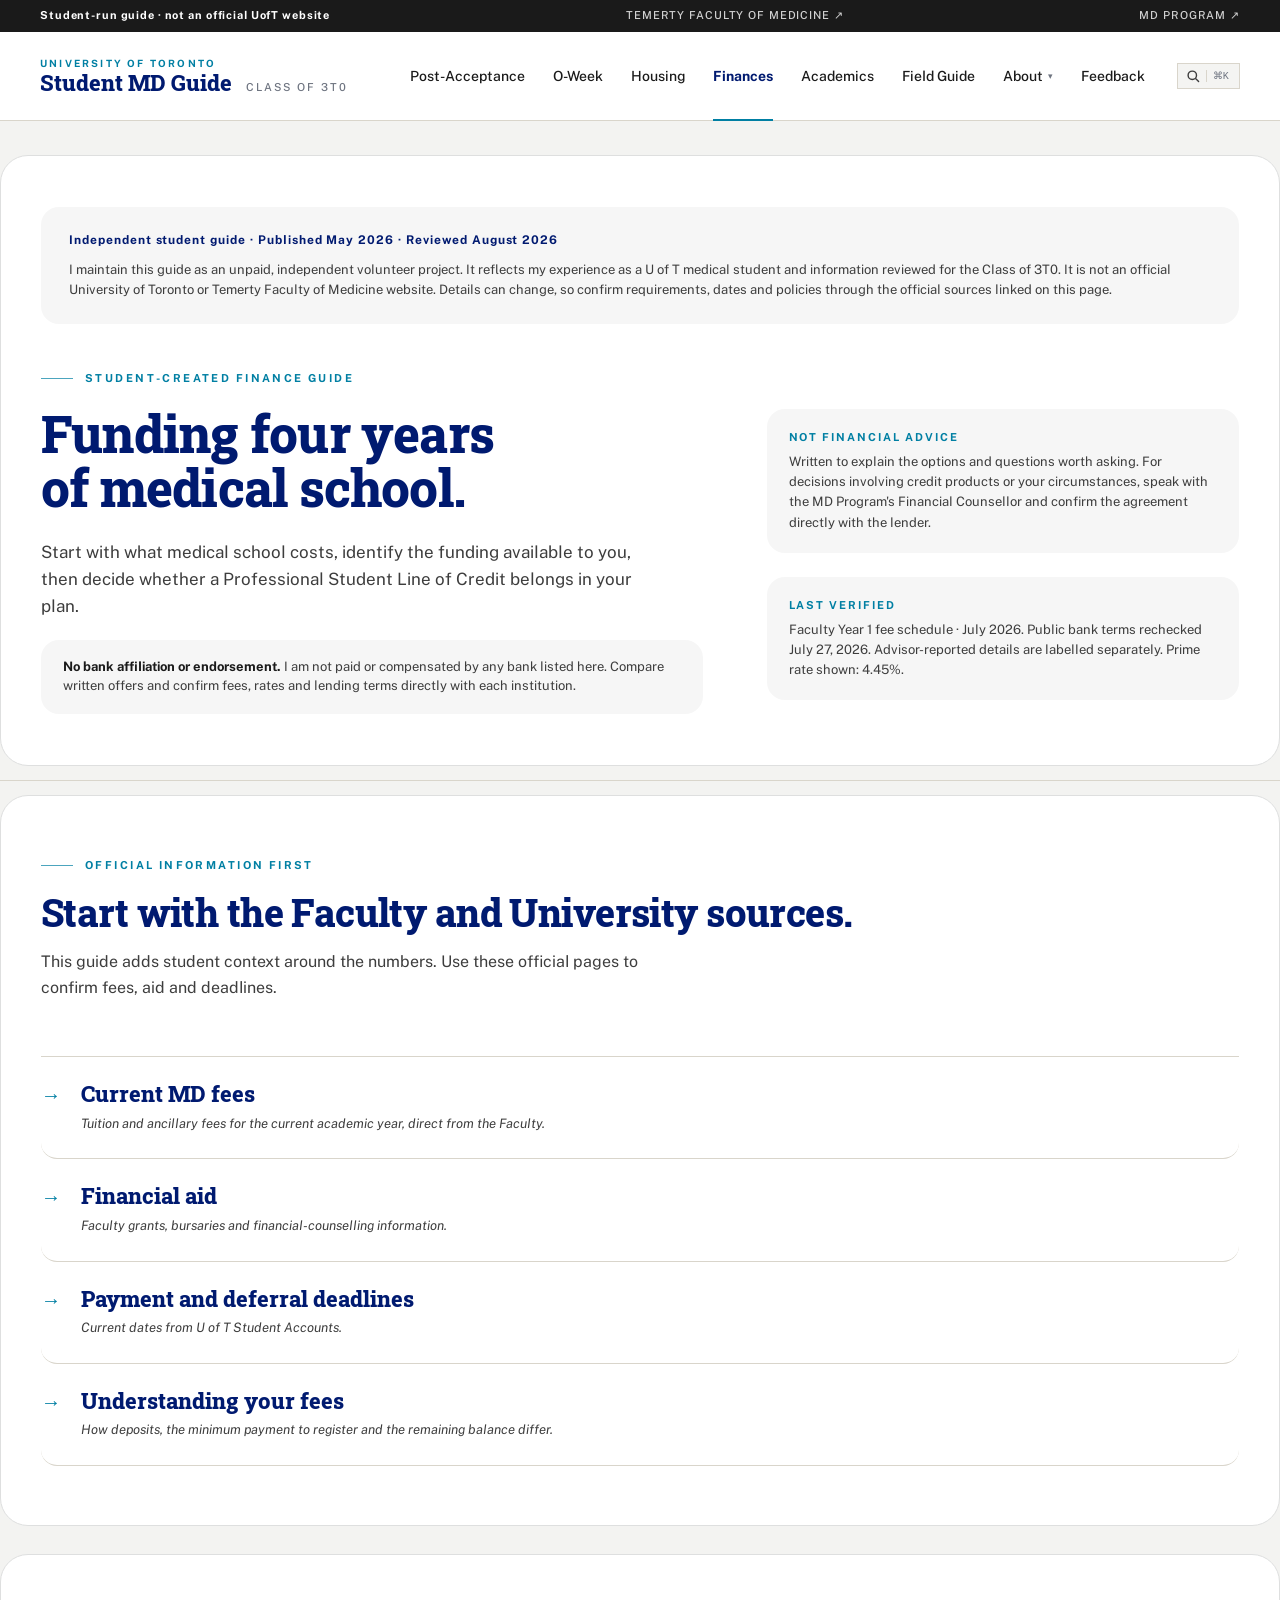
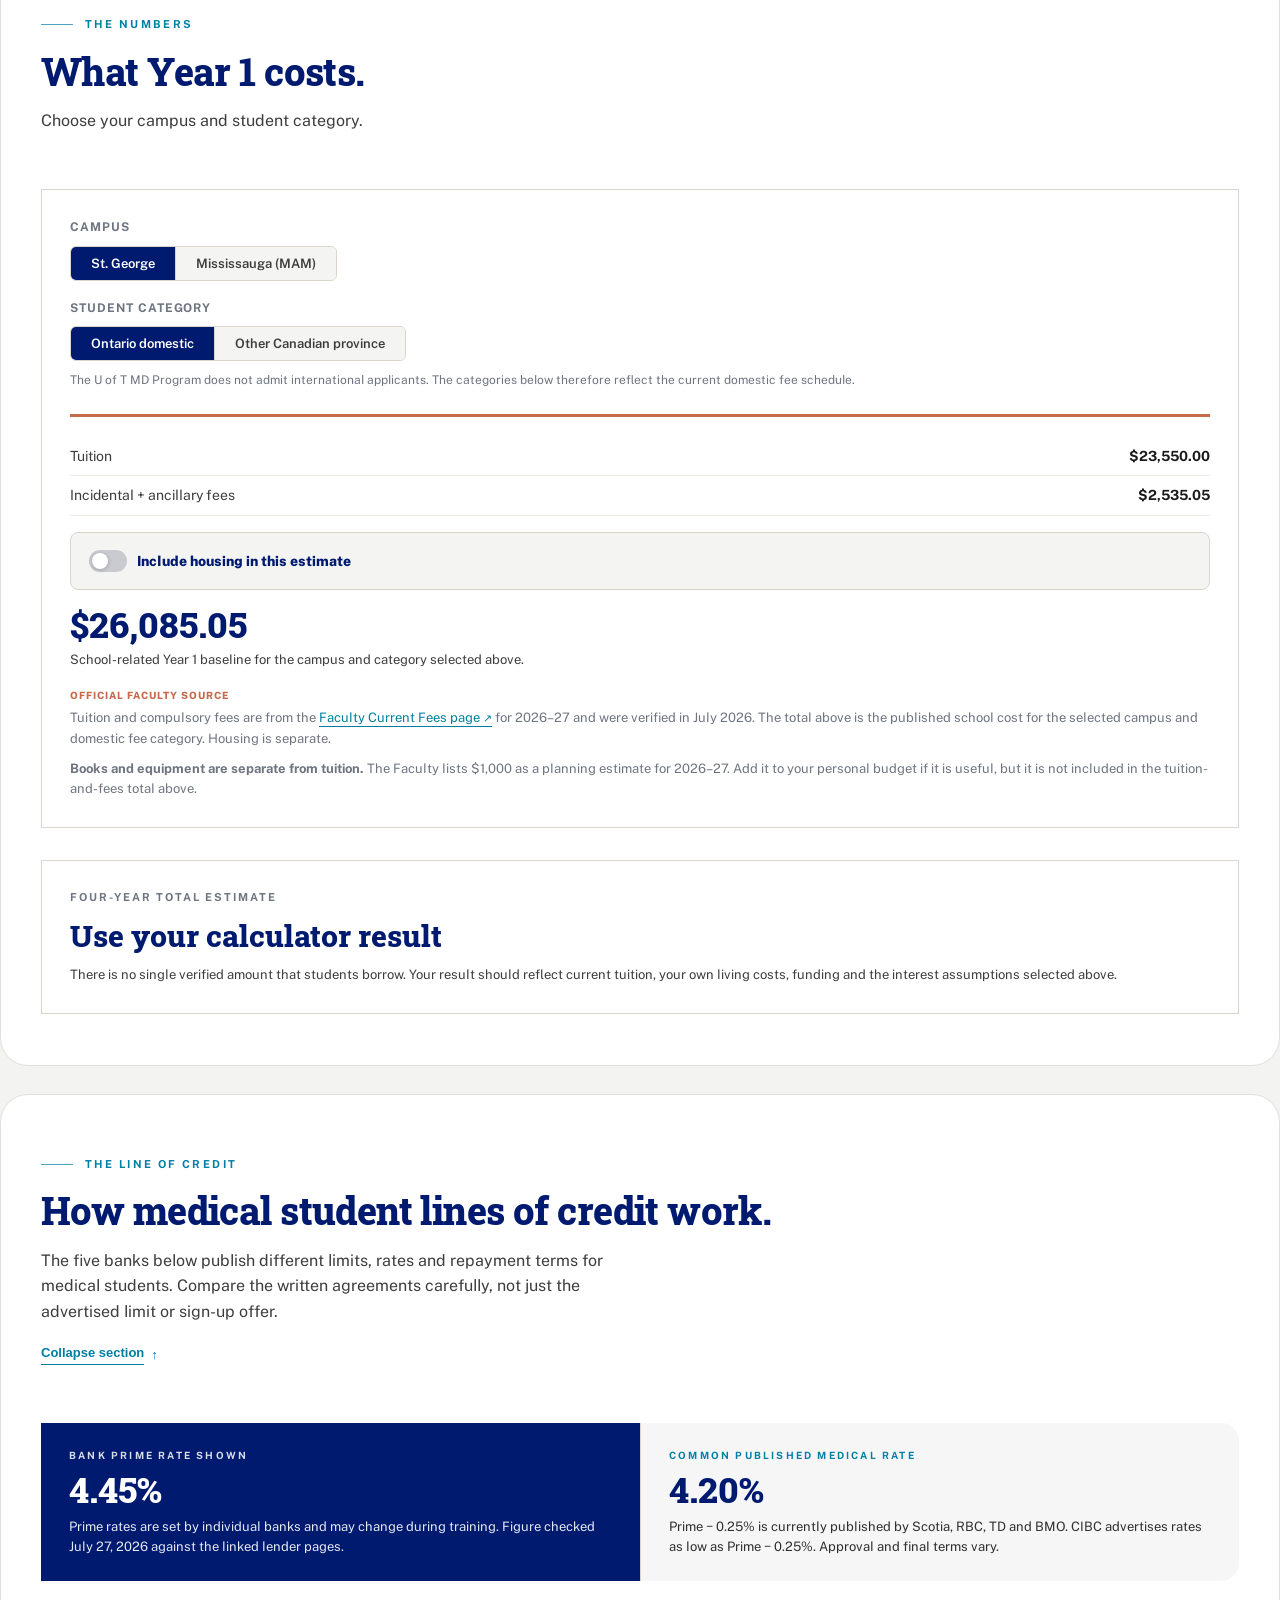
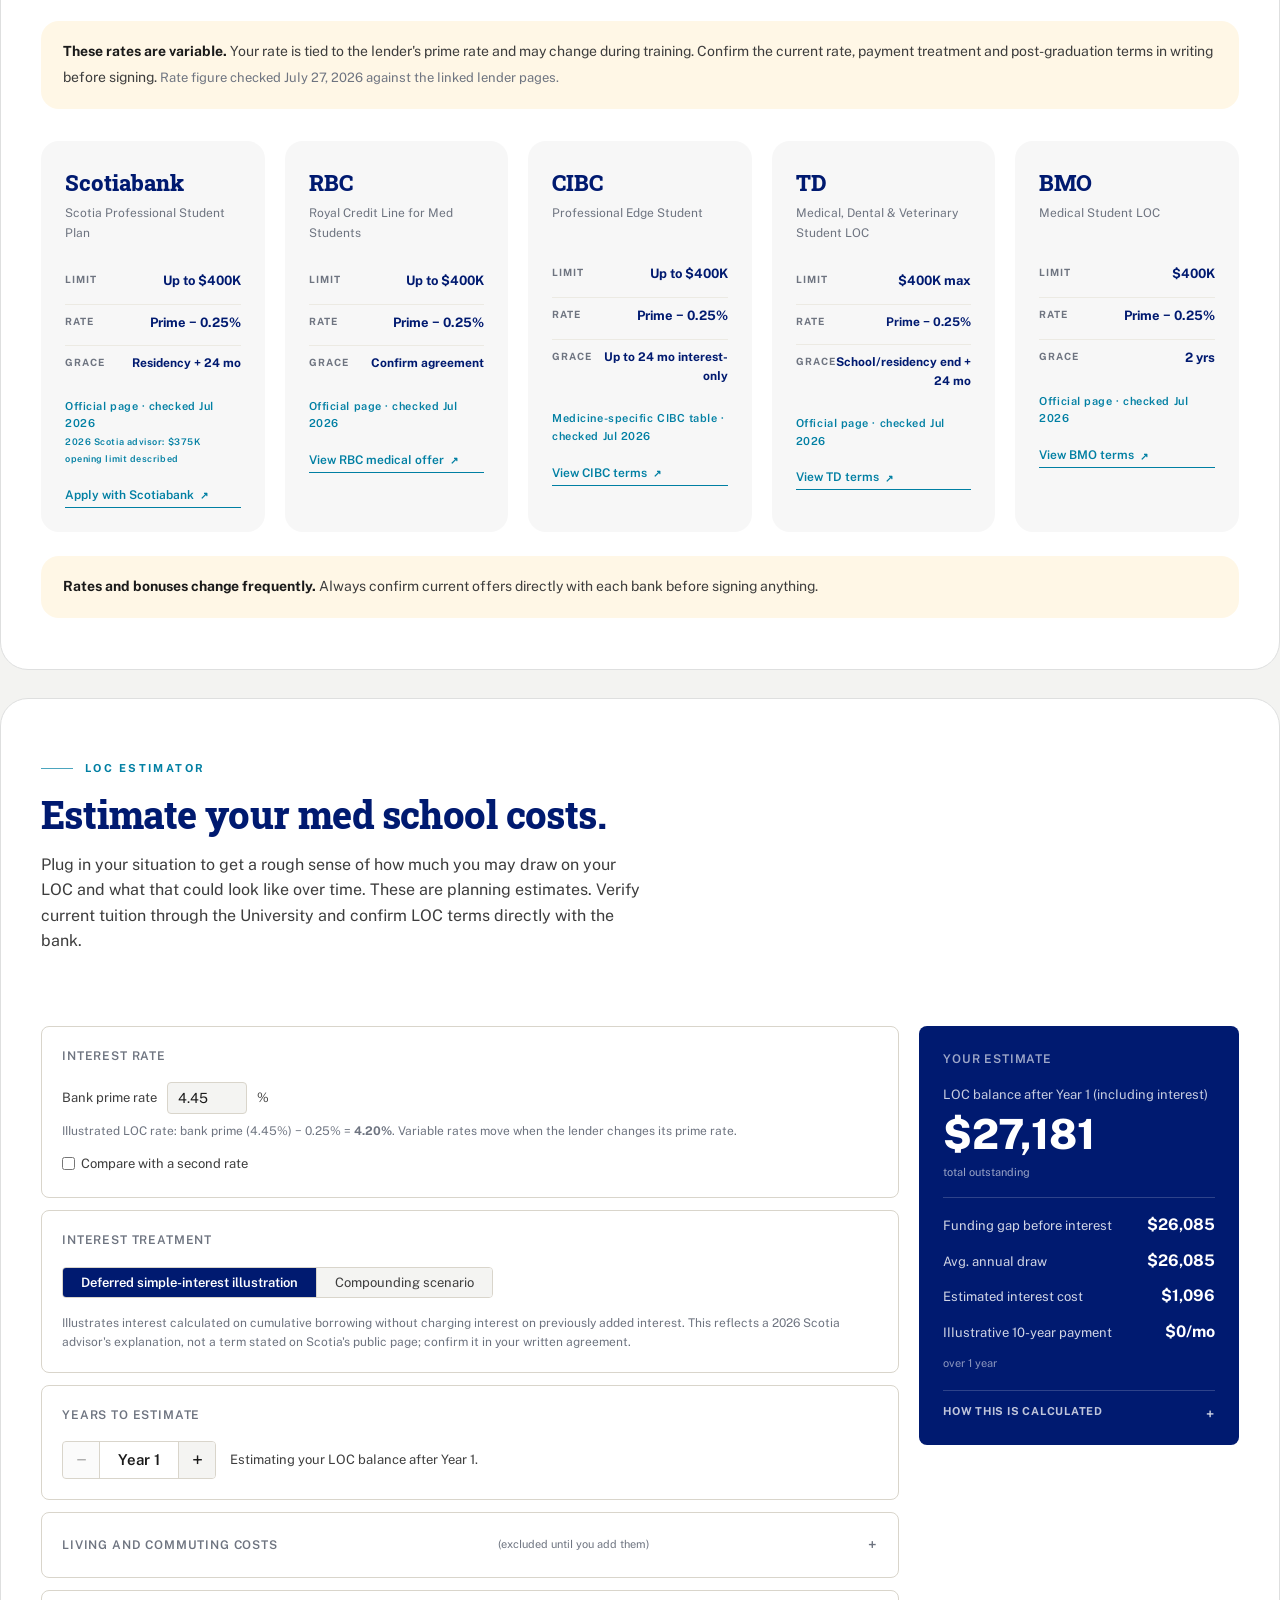
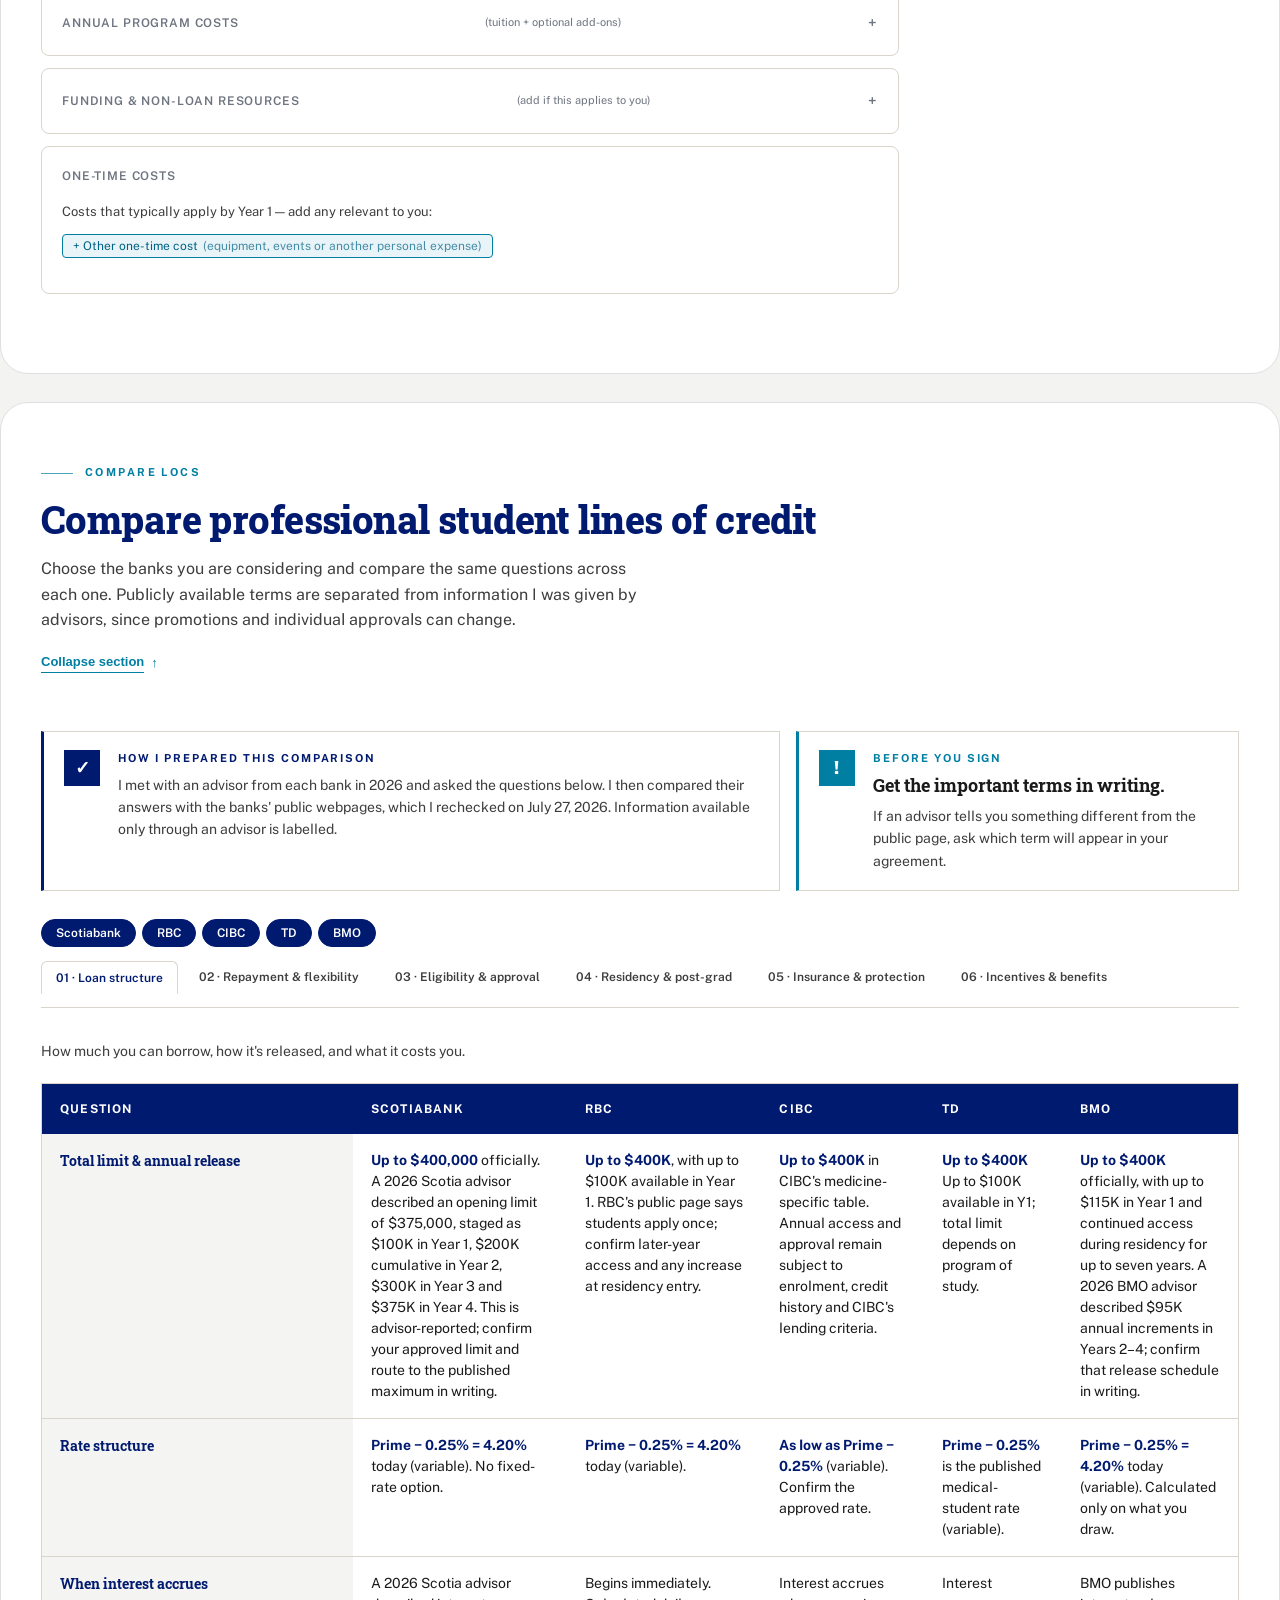
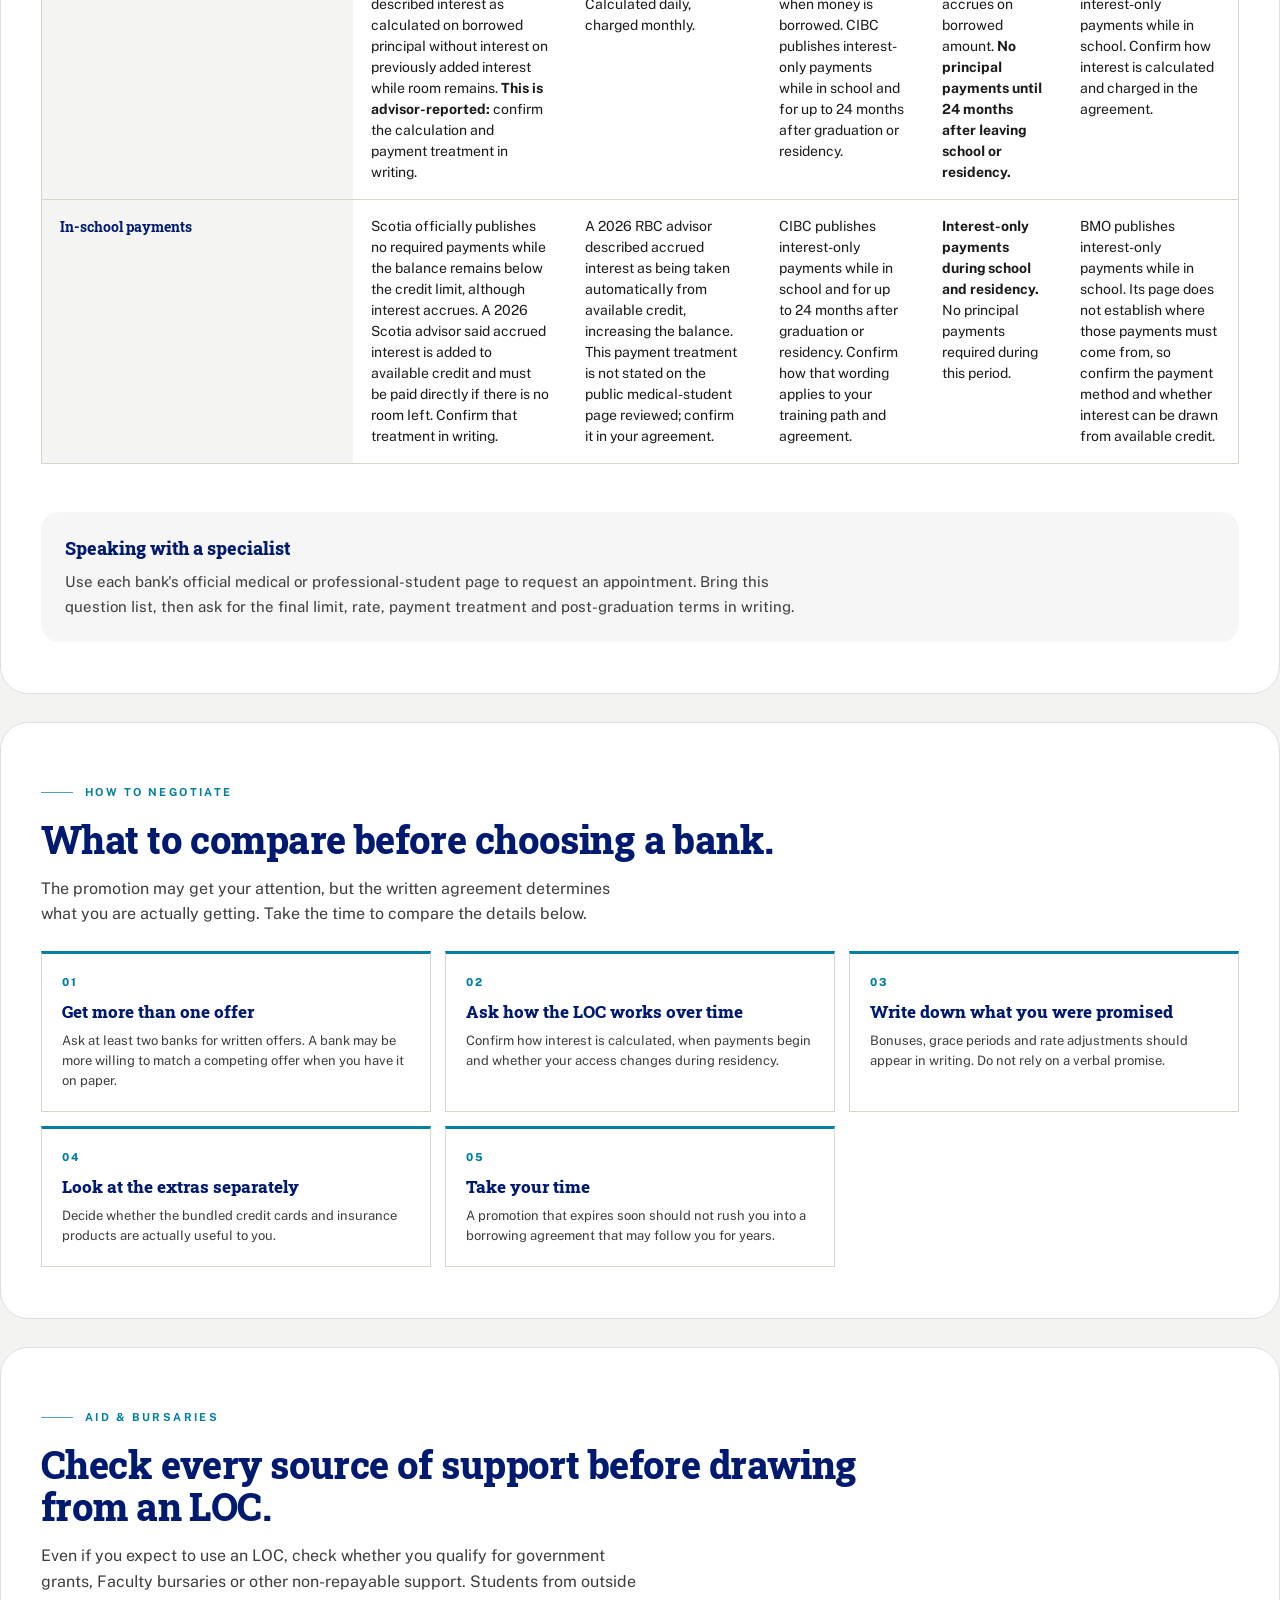
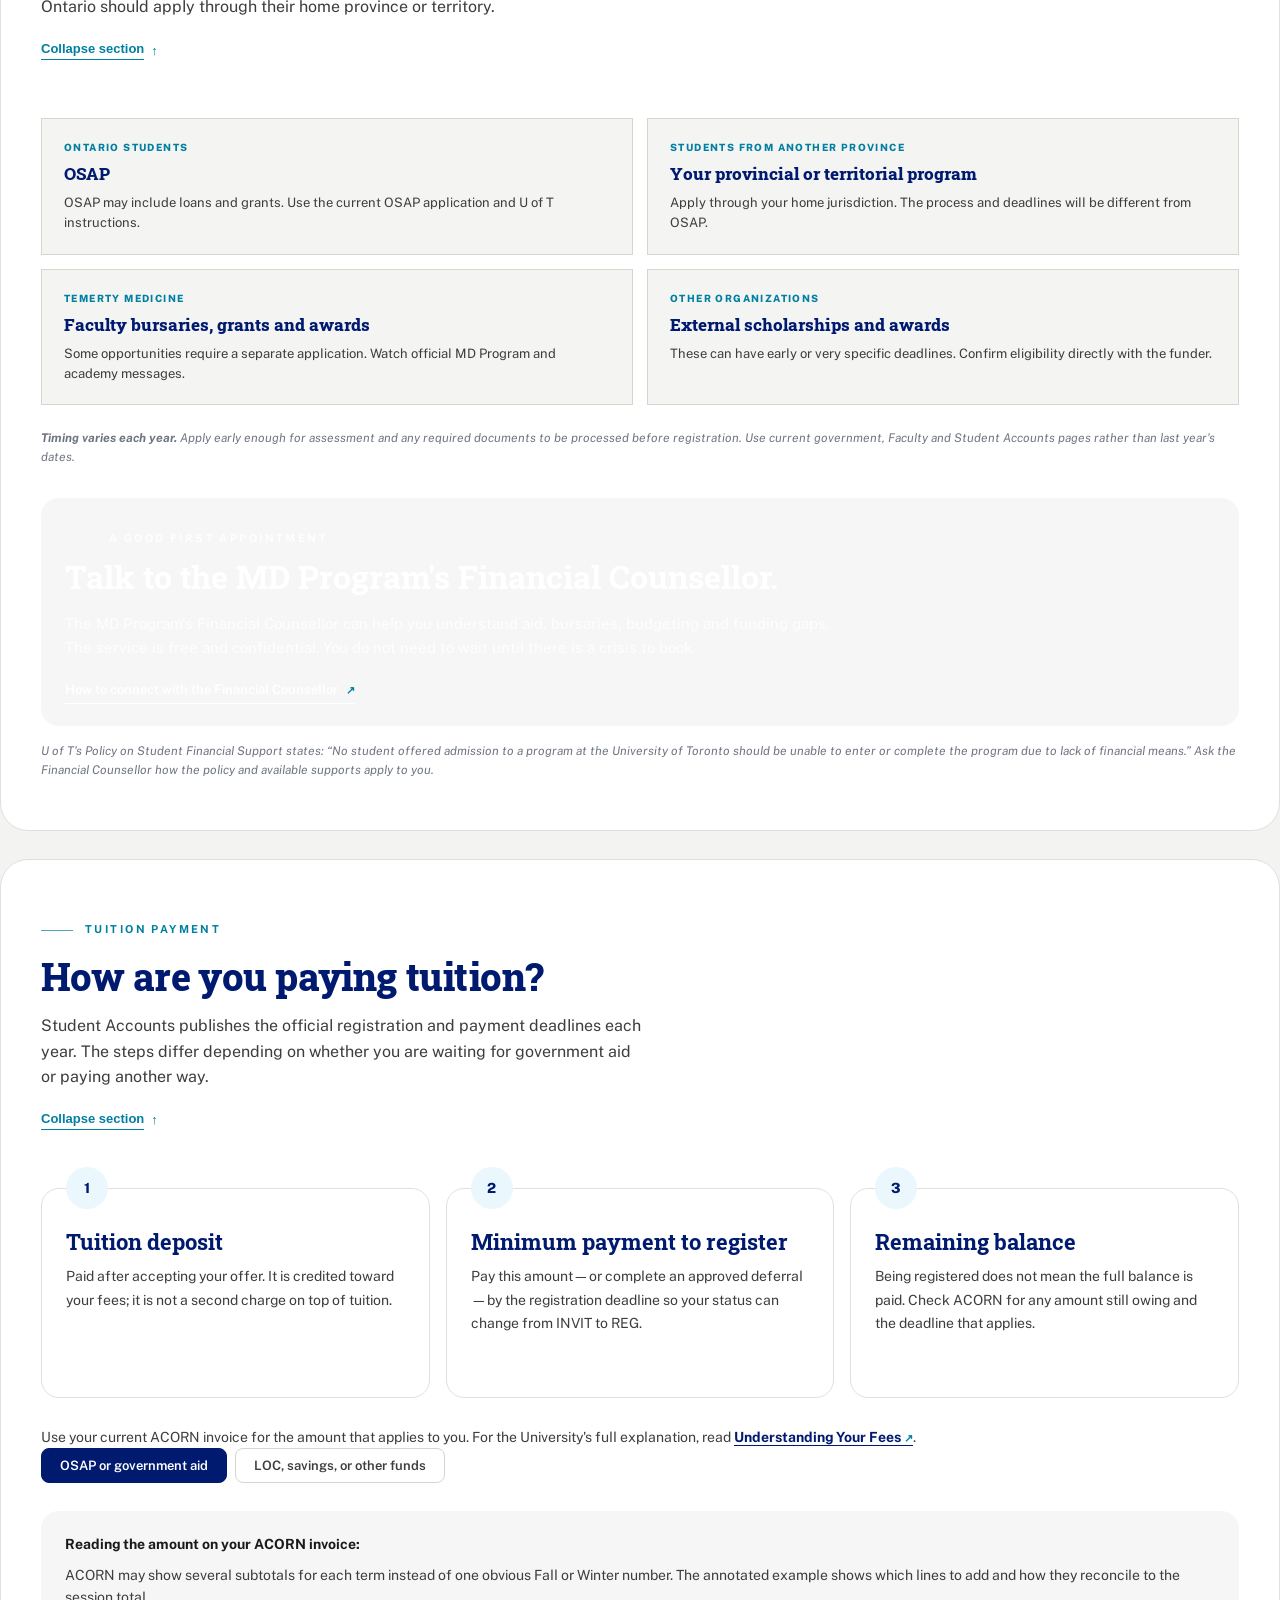
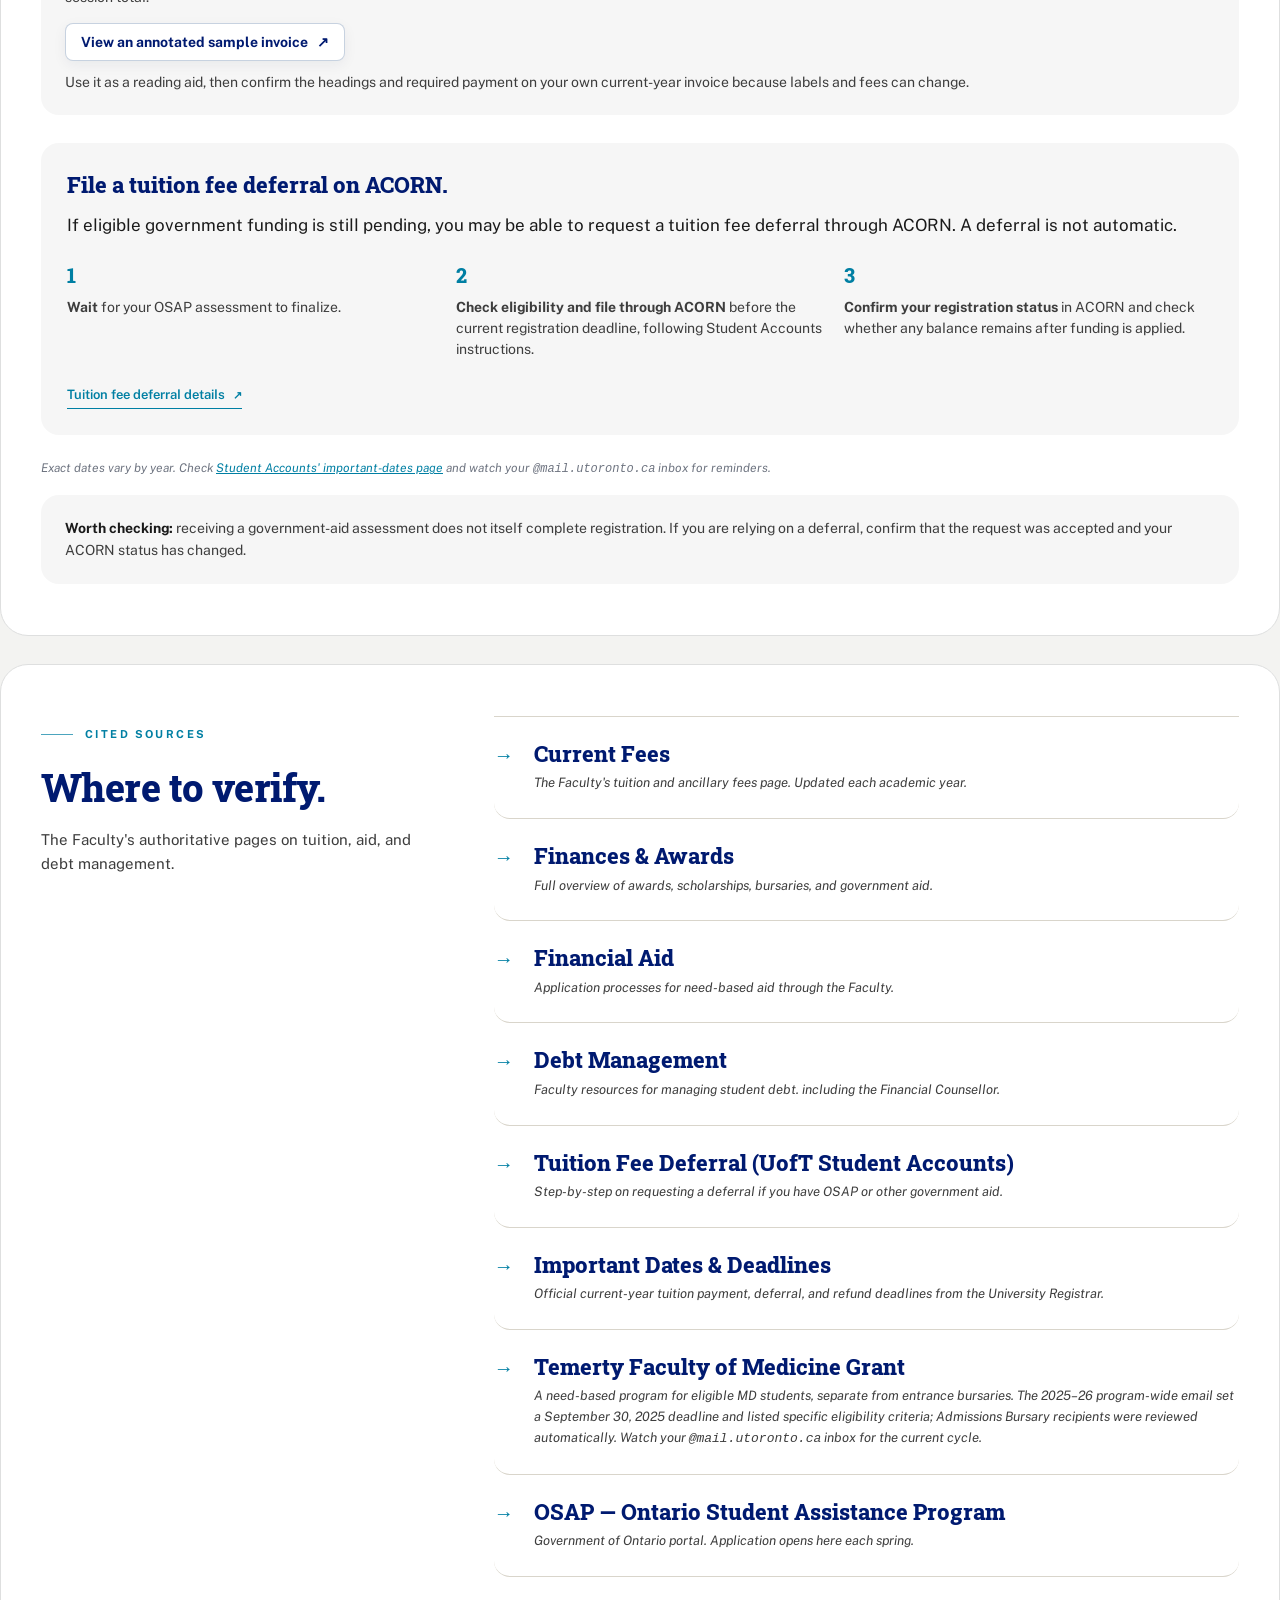
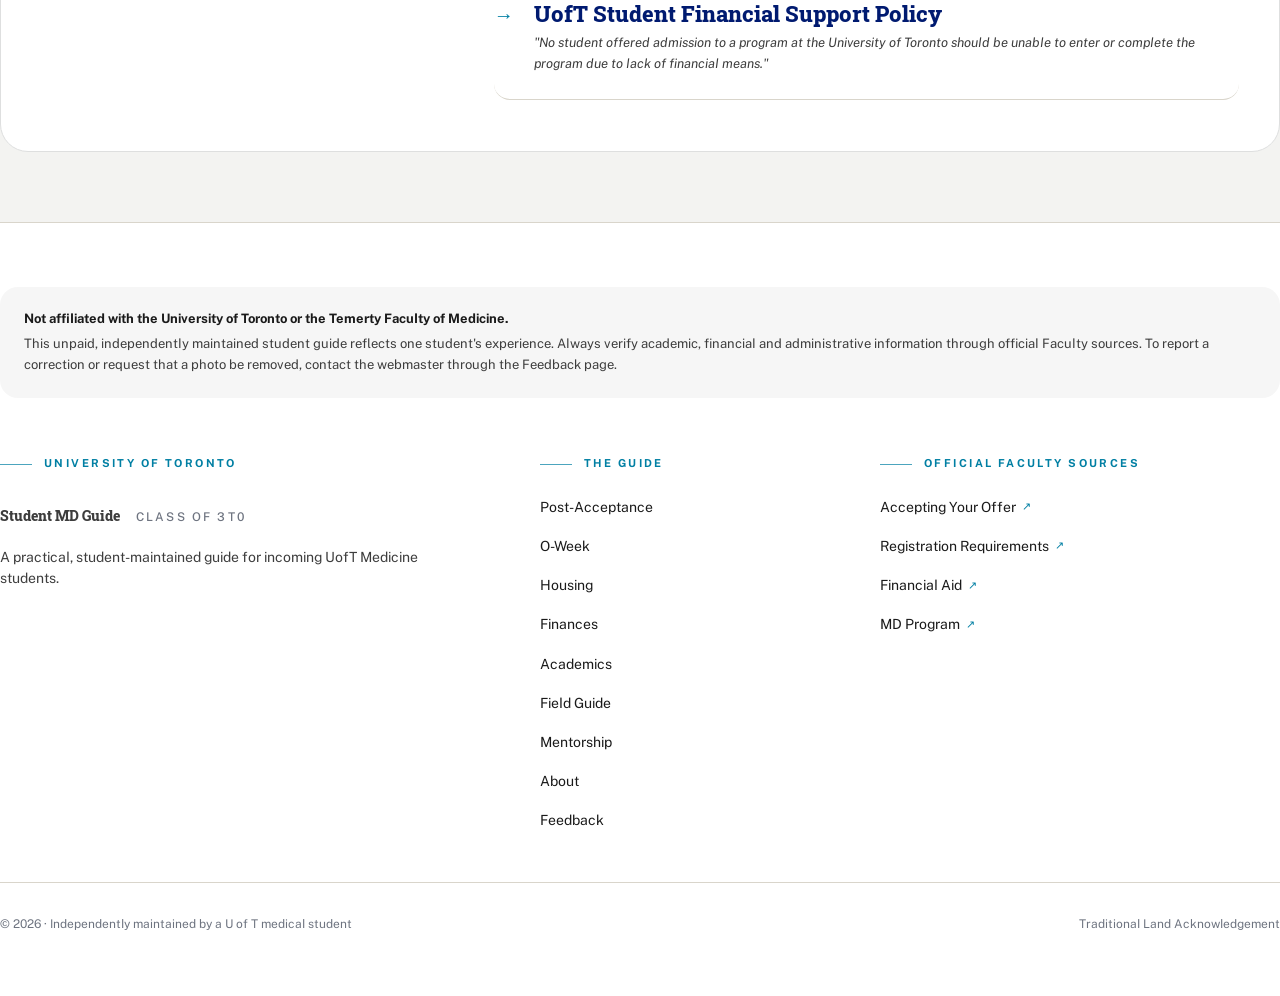
<file: finances.html>
<!DOCTYPE html>
<html lang="en">
<head>
<meta charset="UTF-8" />
<meta name="viewport" content="width=device-width, initial-scale=1.0" />
<title>Finances · Student MD Guide</title>
<meta name="description" content="A practical guide to U of T MD fees, tuition payments, financial aid, OSAP, lines of credit and budgeting." />
<link rel="canonical" href="https://welcomeuoftmed.ca/finances.html" />
<meta property="og:type" content="website" /><meta property="og:site_name" content="UofT Student MD Guide" />
<meta property="og:title" content="Finances · Student MD Guide" /><meta property="og:description" content="Understand U of T MD fees, payment stages, financial aid and budgeting." />
<meta property="og:url" content="https://welcomeuoftmed.ca/finances.html" /><meta property="og:image" content="https://welcomeuoftmed.ca/social-preview.jpg" /><meta property="og:image:alt" content="University College on the University of Toronto Front Campus" />
<meta name="twitter:card" content="summary_large_image" /><meta name="twitter:title" content="Finances · Student MD Guide" /><meta name="twitter:description" content="Understand U of T MD fees, payment stages, financial aid and budgeting." /><meta name="twitter:image" content="https://welcomeuoftmed.ca/social-preview.jpg" />
<link rel="preconnect" href="https://fonts.googleapis.com" />
<link rel="preconnect" href="https://fonts.gstatic.com" crossorigin />
<link href="https://fonts.googleapis.com/css2?family=Public+Sans:wght@400;500;600;700;800;900&family=Roboto+Slab:wght@500;700;800;900&display=swap" rel="stylesheet" />
<link rel="stylesheet" href="launch-polish.css" />
<style>
  :root {
    --uoft-navy: #001A70;
    --uoft-navy-deep: #001454;
    --uoft-teal: #007FA3;
    --uoft-teal-deep: #006285;
    --student-warm: #C66A4A;
    --student-warm-soft: #F7E9E3;
    --ink: #1A1A1A;
    --ink-soft: #3D3D3D;
    --ink-muted: #6E7480;
    --paper: #FFFFFF;
    --paper-soft: #F4F4F2;
    --hairline: #D9D5CB;
    --hairline-soft: #ECEAE3;
  }
  * { margin: 0; padding: 0; box-sizing: border-box; }
  html { font-feature-settings: 'ss01', 'cv01', 'cv11'; }
  body {
    background: var(--paper);
    color: var(--ink);
    font-family: 'Public Sans', sans-serif;
    font-size: 17px;
    line-height: 1.6;
    -webkit-font-smoothing: antialiased;
    text-rendering: auto;
  }
  .font-display {
    font-family: 'Roboto Slab', Georgia, serif;
    font-weight: 800;
    letter-spacing: -0.015em;
    line-height: 1.05;
    color: var(--uoft-navy);
  }
  ::selection { background: var(--uoft-navy); color: white; }
  a { color: inherit; text-decoration: none; }
  img { display: block; max-width: 100%; }

  .student-status {
    display: inline-flex;
    align-items: center;
    gap: 8px;
    margin-top: 20px;
    padding: 8px 12px;
    border-left: 3px solid var(--student-warm);
    background: var(--student-warm-soft);
    color: var(--ink-soft);
    font-size: 13px;
    line-height: 1.45;
  }
  .student-status strong { color: var(--ink); }
  .source-kind {
    display: inline-block;
    margin-bottom: 5px;
    color: var(--student-warm);
    font-size: 10px;
    font-weight: 800;
    letter-spacing: .1em;
    text-transform: uppercase;
  }
  .page-hero::after {
    background: var(--student-warm);
  }

  .container { max-width: 1280px; margin: 0 auto; padding: 0 24px; }
  @media (min-width: 768px) { .container { padding: 0 40px; } }

  /* ── Utility ribbon ── */
  .ribbon {
    background: var(--ink);
    color: white;
    font-size: 11px;
    letter-spacing: 0.08em;
  }
  .ribbon-inner {
    height: 32px;
    display: flex;
    align-items: center;
    justify-content: space-between;
  }
  .ribbon-inner > span { font-weight: 700; color: #fff; }
  @media (max-width: 620px) {
    .ribbon-inner > a { display: none; }
    .ribbon-inner { justify-content: center; text-align: center; letter-spacing: .04em; }
  }
  .ribbon a { opacity: 0.8; transition: opacity 180ms; text-transform: uppercase; font-weight: 500; }
  .ribbon a:hover { opacity: 1; }

  /* ── Header ── */
  .header {
    background: white;
    border-bottom: 1px solid var(--hairline);
    position: sticky;
    top: 0;
    z-index: 40;
  }
  .header-inner {
    height: 88px;
    display: flex;
    align-items: center;
    justify-content: space-between;
  }
  .logo {
    display: flex;
    align-items: center;
    gap: 14px;
    line-height: 1;
    text-decoration: none;
  }
  .logo-shield {
    width: 30px;
    height: 70px;
    flex-shrink: 0;
    object-fit: contain;
  }
  .logo-text { display: flex; flex-direction: column; line-height: 1; }
  .logo-eyebrow {
    font-size: 10px;
    letter-spacing: 0.22em;
    text-transform: uppercase;
    font-weight: 700;
    color: var(--uoft-teal);
  }
  .logo-mark {
    font-family: 'Roboto Slab', serif;
    font-weight: 800;
    font-size: 22px;
    color: var(--uoft-navy);
    line-height: 1;
    transition: color 180ms;
  }
  .logo:hover .logo-mark { color: var(--uoft-teal); }
  .logo-mark-row {
    display: inline-flex;
    align-items: baseline;
    gap: 14px;
    margin-top: 4px;
  }
  .logo-edition {
    font-family: 'Public Sans', sans-serif;
    font-weight: 500;
    font-size: 11px;
    letter-spacing: 0.18em;
    color: var(--ink-muted);
    text-transform: uppercase;
    line-height: 1;
  }
  .nav { display: none; gap: 22px; align-items: center; flex-wrap: wrap; justify-content: flex-end; }
  @media (min-width: 768px) { .nav { display: flex; } }
  @media (min-width: 1100px) { .nav { gap: 28px; } }
  .nav a {
    font-size: 13px;
    font-weight: 500;
    color: var(--ink);
    transition: color 180ms;
    white-space: nowrap;
  }
  @media (min-width: 1100px) { .nav a { font-size: 14px; } }
  .nav a:hover { color: var(--uoft-teal); }
  .nav a.is-active {
    color: var(--uoft-navy);
    font-weight: 700;
    position: relative;
  }
  .nav a.is-active::after {
    content: '';
    position: absolute;
    left: 0;
    right: 0;
    bottom: -34px;
    height: 2px;
    background: var(--uoft-teal);
  }

  /* Dropdown nav (About → About / Mentorship) */
  .nav-dropdown {
    position: relative;
    display: flex;
    align-items: center;
  }
  .nav-dropdown-trigger {
    background: none;
    border: 0;
    padding: 0;
    margin: 0;
    font-family: inherit;
    font-size: 13px;
    font-weight: 500;
    color: var(--ink);
    cursor: pointer;
    display: inline-flex;
    align-items: center;
    gap: 5px;
    transition: color 180ms;
    white-space: nowrap;
    line-height: inherit;
  }
  @media (min-width: 1100px) { .nav-dropdown-trigger { font-size: 14px; } }
  .nav-dropdown-trigger:hover { color: var(--uoft-teal); }
  .nav-dropdown.is-active-section .nav-dropdown-trigger {
    color: var(--uoft-navy);
    font-weight: 700;
  }
  .nav-dropdown.is-active-section::after {
    content: '';
    position: absolute;
    left: 0;
    right: 18px;
    bottom: -34px;
    height: 2px;
    background: var(--uoft-teal);
  }
  .nav-dropdown-caret {
    font-size: 9px;
    color: var(--ink-muted);
    transition: transform 220ms, color 180ms;
    margin-top: 1px;
  }
  .nav-dropdown:hover .nav-dropdown-caret,
  .nav-dropdown.is-open .nav-dropdown-caret {
    transform: rotate(180deg);
    color: var(--uoft-navy);
  }

  .nav-dropdown-menu {
    position: absolute;
    top: calc(100% + 28px);
    right: 0;
    min-width: 240px;
    background: white;
    border: 1px solid var(--hairline);
    box-shadow: 0 8px 32px rgba(0, 0, 0, 0.08);
    padding: 8px;
    z-index: 50;
    opacity: 0;
    visibility: hidden;
    transform: translateY(-4px);
    transition: opacity 180ms, transform 180ms, visibility 180ms;
  }
  .nav-dropdown:hover .nav-dropdown-menu,
  .nav-dropdown:focus-within .nav-dropdown-menu,
  .nav-dropdown.is-open .nav-dropdown-menu {
    opacity: 1;
    visibility: visible;
    transform: translateY(0);
  }
  /* Hover bridge so cursor can move from trigger to menu without closing */
  .nav-dropdown::before {
    content: '';
    position: absolute;
    top: 100%;
    right: 0;
    width: 100%;
    height: 28px;
    pointer-events: none;
  }
  .nav-dropdown:hover::before,
  .nav-dropdown.is-open::before {
    pointer-events: auto;
  }
  .nav-dropdown-menu a {
    display: block;
    padding: 12px 14px;
    font-size: 13px;
    text-decoration: none;
    border-left: 2px solid transparent;
    transition: background 160ms, border-color 160ms;
  }
  .nav-dropdown-menu a:hover,
  .nav-dropdown-menu a:focus-visible {
    background: var(--paper-soft);
    border-left-color: var(--uoft-teal);
    outline: none;
  }
  .nav-dropdown-menu a.is-active {
    background: var(--paper-soft);
    border-left-color: var(--uoft-navy);
  }
  .nav-dropdown-menu a.is-active::after { display: none; }
  .nav-dropdown-label {
    display: block;
    color: var(--uoft-navy);
    font-weight: 700;
    margin-bottom: 2px;
  }
  .nav-dropdown-desc {
    display: block;
    color: var(--ink-muted);
    font-size: 11px;
    line-height: 1.4;
  }

  /* ── Eyebrow ── */
  .eyebrow {
    display: inline-flex;
    align-items: center;
    gap: 12px;
  }
  .eyebrow-rule {
    display: block;
    width: 32px;
    height: 1px;
    background: var(--uoft-teal);
    opacity: 0.7;
  }
  .eyebrow-text {
    font-size: 11px;
    letter-spacing: 0.22em;
    text-transform: uppercase;
    font-weight: 700;
    color: var(--uoft-teal);
  }
  .eyebrow.light .eyebrow-rule { background: rgba(255,255,255,0.4); }
  .eyebrow.light .eyebrow-text { color: rgba(255,255,255,0.85); }

  /* ── Buttons ── */
  .btn {
    display: inline-flex;
    align-items: center;
    justify-content: center;
    gap: 10px;
    padding: 14px 24px;
    font-family: inherit;
    font-size: 13px;
    font-weight: 700;
    letter-spacing: 0.1em;
    text-transform: uppercase;
    border: 1.5px solid transparent;
    transition: all 180ms cubic-bezier(0.2, 0.7, 0.2, 1);
    cursor: pointer;
    white-space: nowrap;
  }
  .btn-primary { background: var(--uoft-navy); color: white; border-color: var(--uoft-navy); }
  .btn-primary:hover { background: var(--uoft-navy-deep); border-color: var(--uoft-navy-deep); }
  .btn-outline { background: transparent; color: var(--uoft-navy); border-color: var(--uoft-navy); }
  .btn-outline:hover { background: var(--uoft-navy); color: white; }
  .btn-outline-light { background: transparent; color: white; border-color: white; }
  .btn-outline-light:hover { background: white; color: var(--uoft-navy); }

  /* ── Animations ── */
  @keyframes fadeUp {
    from { opacity: 0; transform: translateY(14px); }
    to { opacity: 1; transform: translateY(0); }
  }
  .fade-up { animation: fadeUp 0.85s cubic-bezier(0.2, 0.7, 0.2, 1) both; }
  .delay-1 { animation-delay: 80ms; }
  .delay-2 { animation-delay: 160ms; }
  .delay-3 { animation-delay: 240ms; }

  /* ── Hero ── */
  .hero {
    position: relative;
    width: 100%;
    height: 78vh;
    min-height: 560px;
    overflow: hidden;
  }
  .hero img {
    position: absolute;
    inset: 0;
    width: 100%;
    height: 100%;
    object-fit: cover;
  }
  .hero-tint {
    position: absolute;
    inset: 0;
    background: linear-gradient(135deg, rgba(0,26,112,0.22) 0%, rgba(0,26,112,0.08) 60%, transparent 100%);
  }
  .hero-content {
    position: absolute;
    inset: 0;
    display: flex;
    align-items: center;
  }
  .hero-content > div { width: 100%; }
  .inset-block {
    background: white;
    padding: 56px;
    max-width: 640px;
    box-shadow: 0 1px 0 rgba(0,26,112,0.08);
  }
  @media (max-width: 767px) { .inset-block { padding: 32px 28px; } }
  .hero h1 {
    font-family: 'Roboto Slab', serif;
    font-weight: 800;
    line-height: 1.05;
    letter-spacing: -0.015em;
    color: var(--uoft-navy);
    font-size: clamp(2.5rem, 5.5vw, 4.25rem);
    margin-top: 24px;
  }
  .hero h2 {
    font-family: 'Roboto Slab', serif;
    font-weight: 500;
    font-style: italic;
    color: var(--uoft-teal);
    font-size: clamp(2rem, 4vw, 3rem);
    line-height: 1.05;
    letter-spacing: -0.015em;
    margin-top: 8px;
  }

  /* ── Lede paragraph ── */
  .lede-section {
    padding: 56px 0 72px;
  }
  @media (min-width: 768px) {
    .lede-section { padding: 72px 0 80px; }
  }
  .lede {
    font-size: 20px;
    line-height: 1.6;
    color: var(--ink);
    max-width: 56rem;
  }
  @media (min-width: 768px) { .lede { font-size: 22px; } }
  .hero-disclaimer {
    display: flex;
    align-items: baseline;
    gap: 14px;
    padding: 14px 18px;
    margin-bottom: 36px;
    border-left: 3px solid var(--uoft-navy);
    background: var(--paper-soft);
    font-size: 13px;
    line-height: 1.55;
    color: var(--ink-soft);
    max-width: 56rem;
    flex-wrap: wrap;
  }
  .hero-disclaimer-label {
    font-size: 10px;
    letter-spacing: 0.18em;
    text-transform: uppercase;
    font-weight: 700;
    color: var(--uoft-navy);
    flex-shrink: 0;
  }
  .lede-section .container::after {
    content: '';
    display: block;
    width: 64px;
    height: 1px;
    background: var(--uoft-teal);
    margin-top: 48px;
    opacity: 0.7;
  }

  /* ── Section tiles (4-up) ── */
  .tiles-section {
    padding: 80px 0;
    background: var(--paper-soft);
  }
  @media (min-width: 768px) { .tiles-section { padding: 112px 0; } }
  .tiles-header {
    text-align: center;
    margin-bottom: 64px;
  }
  @media (min-width: 768px) { .tiles-header { margin-bottom: 80px; } }
  .tiles-header h2 {
    font-family: 'Roboto Slab', serif;
    font-weight: 800;
    color: var(--uoft-navy);
    font-size: clamp(2rem, 3.5vw, 3rem);
    line-height: 1.05;
    letter-spacing: -0.015em;
    margin-top: 20px;
  }
  .tiles-grid {
    display: grid;
    grid-template-columns: 1fr;
    gap: 24px;
  }
  @media (min-width: 640px) { .tiles-grid { grid-template-columns: 1fr 1fr; gap: 32px; } }
  @media (min-width: 1024px) { .tiles-grid { grid-template-columns: repeat(4, 1fr); } }
  .tile { display: flex; flex-direction: column; }
  .tile-img-wrap {
    aspect-ratio: 1 / 1;
    width: 100%;
    overflow: hidden;
    margin-bottom: 24px;
    position: relative;
  }
  .tile-img-wrap img {
    width: 100%;
    height: 100%;
    object-fit: cover;
    transition: transform 600ms cubic-bezier(0.2, 0.7, 0.2, 1);
  }
  .tile:hover .tile-img-wrap img { transform: scale(1.04); }
  .tile-num {
    position: absolute;
    top: 0;
    left: 0;
    background: var(--uoft-navy);
    color: white;
    padding: 6px 12px;
    font-size: 10px;
    font-weight: 700;
    letter-spacing: 0.2em;
  }
  .tile-label {
    font-size: 11px;
    letter-spacing: 0.22em;
    text-transform: uppercase;
    font-weight: 700;
    color: var(--uoft-teal);
    margin-bottom: 12px;
  }
  .tile-desc {
    font-size: 15px;
    line-height: 1.55;
    color: var(--ink);
    margin-bottom: 24px;
    flex: 1;
  }
  .tile .btn { align-self: flex-start; }

  /* ── Full-bleed image break ── */
  .image-break {
    position: relative;
    width: 100%;
    overflow: hidden;
  }
  .placeholder {
    position: relative;
    width: 100%;
    background: var(--paper-soft);
    border: 1px dashed rgba(0, 26, 112, 0.25);
    display: flex;
    align-items: center;
    justify-content: center;
    overflow: hidden;
  }
  .placeholder.hero-aspect { aspect-ratio: 21 / 9; }
  .placeholder.video-aspect { aspect-ratio: 16 / 9; }
  .placeholder.square-aspect { aspect-ratio: 1 / 1; }
  .placeholder-stripe {
    position: absolute;
    inset: 0;
    background-image: repeating-linear-gradient(45deg, var(--uoft-navy) 0, var(--uoft-navy) 1px, transparent 1px, transparent 16px);
    opacity: 0.03;
  }
  .placeholder-content {
    position: relative;
    z-index: 1;
    display: flex;
    flex-direction: column;
    align-items: center;
    gap: 12px;
    text-align: center;
    padding: 40px;
  }
  .placeholder-icon {
    width: 24px;
    height: 24px;
    color: var(--uoft-navy);
  }
  .placeholder-kind {
    font-size: 10px;
    letter-spacing: 0.22em;
    text-transform: uppercase;
    font-weight: 700;
    color: var(--uoft-teal);
  }
  .placeholder-label {
    font-size: 13px;
    line-height: 1.55;
    max-width: 28rem;
    color: var(--ink-soft);
  }
  .image-break .credit {
    position: absolute;
    bottom: 16px;
    right: 24px;
    font-size: 10px;
    font-style: italic;
    color: var(--ink-muted);
  }

  /* ── Essay block ── */
  .essay-section { padding: 96px 0; }
  @media (min-width: 768px) { .essay-section { padding: 128px 0; } }
  .essay-grid { display: grid; gap: 40px; }
  @media (min-width: 768px) { .essay-grid { grid-template-columns: 5fr 7fr; gap: 80px; } }
  .essay-head h2 {
    font-family: 'Roboto Slab', serif;
    font-weight: 800;
    color: var(--uoft-navy);
    font-size: clamp(2rem, 3.5vw, 2.875rem);
    line-height: 1.05;
    letter-spacing: -0.015em;
    margin-top: 24px;
  }
  .essay-head h3 {
    font-family: 'Roboto Slab', serif;
    font-weight: 500;
    font-style: italic;
    color: var(--uoft-teal);
    font-size: clamp(1.5rem, 2.5vw, 2rem);
    line-height: 1.05;
    letter-spacing: -0.015em;
    margin-top: 8px;
  }
  .prose-content p {
    font-size: 17px;
    line-height: 1.75;
    color: var(--ink-soft);
    margin-bottom: 24px;
    max-width: 62ch;
  }
  .prose-content p:last-child { margin-bottom: 0; }
  .prose-content strong { color: var(--ink); font-weight: 600; }
  .prose-content a {
    color: var(--uoft-teal);
    text-decoration: underline;
    text-decoration-thickness: 1px;
    text-underline-offset: 4px;
    transition: all 180ms;
  }
  .prose-content a:hover { color: var(--uoft-teal-deep); text-decoration-thickness: 2px; }

  /* ── Resources stripe ── */
  .resources-section {
    padding: 80px 0;
    background: var(--paper-soft);
  }
  @media (min-width: 768px) { .resources-section { padding: 112px 0; } }
  .resources-grid { display: grid; gap: 40px; }
  @media (min-width: 768px) { .resources-grid { grid-template-columns: 4fr 8fr; gap: 80px; } }
  .resources-head h2 {
    font-family: 'Roboto Slab', serif;
    font-weight: 800;
    color: var(--uoft-navy);
    font-size: clamp(1.75rem, 3vw, 2.5rem);
    line-height: 1.05;
    letter-spacing: -0.015em;
    margin-top: 24px;
  }
  .resources-head p {
    margin-top: 20px;
    font-size: 15px;
    line-height: 1.6;
    color: var(--ink-soft);
    max-width: 24rem;
  }
  .resource-list {
    border-top: 1px solid var(--hairline);
  }
  .resource-link {
    display: grid;
    grid-template-columns: auto 1fr;
    gap: 20px;
    padding: 24px 0;
    border-bottom: 1px solid var(--hairline);
    align-items: start;
    transition: padding 220ms cubic-bezier(0.2, 0.7, 0.2, 1);
  }
  .resource-link:hover { padding-left: 12px; }
  .resource-arrow {
    color: var(--uoft-teal);
    font-weight: 700;
    font-size: 20px;
    line-height: 1.4;
    transition: color 180ms;
  }
  .resource-link:hover .resource-arrow { color: var(--uoft-navy); }
  .resource-title {
    font-family: 'Roboto Slab', serif;
    font-weight: 800;
    font-size: 20px;
    color: var(--uoft-navy);
    line-height: 1.2;
    margin-bottom: 6px;
    transition: color 180ms;
  }
  @media (min-width: 768px) { .resource-title { font-size: 22px; } }
  .resource-link:hover .resource-title { color: var(--uoft-teal); }
  .resource-note {
    font-size: 13px;
    font-style: italic;
    color: var(--ink-soft);
    margin-top: 6px;
  }

  /* ── Cohort section ── */
  .cohort-section {
    padding: 56px 0 80px;
  }
  @media (min-width: 768px) { .cohort-section { padding: 64px 0 112px; } }
  .cohort-header {
    margin-bottom: 48px;
    max-width: 56rem;
  }
  @media (min-width: 768px) { .cohort-header { margin-bottom: 64px; } }
  .cohort-header h2 {
    font-family: 'Roboto Slab', serif;
    font-weight: 800;
    color: var(--uoft-navy);
    font-size: clamp(2rem, 3.5vw, 3rem);
    line-height: 1.05;
    letter-spacing: -0.015em;
    margin-top: 20px;
  }
  .cohort-lede {
    margin-top: 20px;
    font-size: 18px;
    line-height: 1.6;
    color: var(--ink-soft);
    max-width: 44rem;
  }
  .cohort-grid {
    display: grid;
    grid-template-columns: 1fr;
    gap: 16px;
  }
  @media (min-width: 768px) {
    .cohort-grid {
      grid-template-columns: 7fr 5fr;
      gap: 20px;
      align-items: stretch;
    }
  }
  .cohort-large { display: flex; }
  .cohort-large > .placeholder { width: 100%; }
  .cohort-stack {
    display: grid;
    grid-template-columns: 1fr 1fr;
    gap: 16px;
  }
  @media (min-width: 768px) {
    .cohort-stack {
      grid-template-columns: 1fr;
      grid-template-rows: 1fr 1fr;
      gap: 20px;
    }
  }
  .cohort-aspect-large { aspect-ratio: 4 / 3; width: 100%; }
  @media (min-width: 768px) {
    .cohort-aspect-large { aspect-ratio: auto; height: 100%; min-height: 520px; }
  }
  .cohort-aspect-small { aspect-ratio: 4 / 3; width: 100%; }
  @media (min-width: 768px) {
    .cohort-aspect-small { aspect-ratio: auto; height: 100%; }
  }
  /* Full-bleed cohort photo (replaces .placeholder.hero-aspect) */
  .image-break-photo {
    margin: 0;
    aspect-ratio: 21 / 9;
    width: 100%;
    overflow: hidden;
    background: var(--paper-soft);
  }
  .image-break-photo img {
    width: 100%;
    height: 100%;
    object-fit: cover;
    object-position: center 70%;
    display: block;
  }

  /* ── CTA pair ── */
  .cta-section { padding: 80px 0; }
  @media (min-width: 768px) { .cta-section { padding: 112px 0; } }
  .cta-grid {
    display: grid;
    grid-template-columns: 1fr;
    align-items: stretch;
  }
  @media (min-width: 768px) { .cta-grid { grid-template-columns: 1fr 1fr; } }
  .cta-text-panel {
    background: var(--uoft-navy);
    padding: 48px 40px;
    display: flex;
    flex-direction: column;
    justify-content: center;
    color: white;
  }
  @media (min-width: 768px) { .cta-text-panel { padding: 64px; } }
  .cta-text-panel h2 {
    font-family: 'Roboto Slab', serif;
    font-weight: 800;
    color: white;
    font-size: clamp(1.875rem, 3vw, 2.5rem);
    line-height: 1.05;
    letter-spacing: -0.015em;
    margin-top: 24px;
  }
  .cta-text-panel p {
    margin-top: 20px;
    font-size: 16px;
    line-height: 1.6;
    color: rgba(255,255,255,0.85);
  }
  .cta-text-panel .btn {
    margin-top: 32px;
    align-self: flex-start;
  }

  /* ── Footer ── */
  .footer {
    border-top: 1px solid var(--hairline);
    margin-top: 0;
    background: var(--paper);
  }
  .footer-inner { padding: 64px 0; }
  .footer-disclaimer {
    border: 1px solid var(--hairline);
    border-left: 3px solid var(--uoft-navy);
    padding: 18px 22px;
    margin-bottom: 48px;
    font-size: 13px;
    line-height: 1.6;
    color: var(--ink-soft);
    background: var(--paper-soft);
  }
  .footer-disclaimer strong {
    display: block;
    color: var(--ink);
    font-weight: 700;
    margin-bottom: 4px;
    font-size: 13px;
  }
  .footer-grid {
    display: grid;
    grid-template-columns: 1fr;
    gap: 40px;
    padding-bottom: 48px;
  }
  @media (min-width: 768px) {
    .footer-grid {
      grid-template-columns: 5fr 3fr 4fr;
    }
  }
  .footer-brand-mark {
    font-family: 'Roboto Slab', serif;
    font-weight: 800;
    font-size: 28px;
    color: var(--uoft-navy);
    line-height: 1.2;
    display: flex;
    align-items: baseline;
    gap: 16px;
    flex-wrap: wrap;
  }
  .footer-brand-edition {
    font-family: 'Public Sans', sans-serif;
    font-weight: 500;
    font-size: 12px;
    letter-spacing: 0.18em;
    color: var(--ink-muted);
    text-transform: uppercase;
    line-height: 1;
  }
  .footer-brand p {
    margin-top: 20px;
    font-size: 14px;
    line-height: 1.55;
    color: var(--ink-soft);
    max-width: 28rem;
  }
  .footer-col-eyebrow { margin-bottom: 20px; }
  .footer ul { list-style: none; display: flex; flex-direction: column; gap: 12px; }
  .footer ul a {
    font-size: 14px;
    color: var(--ink);
    transition: color 180ms;
    display: inline-flex;
    align-items: center;
    gap: 6px;
  }
  .footer ul a:hover { color: var(--uoft-teal); }
  .footer-ext { font-size: 11px; color: var(--uoft-teal); }
  .footer-bottom {
    padding-top: 32px;
    border-top: 1px solid var(--hairline);
    display: flex;
    flex-direction: column;
    justify-content: space-between;
    gap: 16px;
  }
  @media (min-width: 768px) { .footer-bottom { flex-direction: row; } }
  .footer-bottom * { font-size: 12px; color: var(--ink-muted); }
  .footer-bottom a:hover { color: var(--uoft-teal); }

  /* ────────────────────────────────────────────────────────
     INNER PAGE PATTERNS — shared across Post-Acceptance,
     Housing, Finances, Handbook, Feedback
     ──────────────────────────────────────────────────────── */

  /* Page hero — smaller, banded version of the homepage hero */
  .page-hero {
    background: var(--paper);
    padding: 56px 0 40px;
    border-bottom: 1px solid var(--hairline);
  }
  @media (min-width: 768px) {
    .page-hero { padding: 80px 0 56px; }
  }
  .page-hero-grid {
    display: grid;
    gap: 32px;
    grid-template-columns: 1fr;
  }
  @media (min-width: 768px) {
    .page-hero-grid {
      grid-template-columns: 7fr 5fr;
      gap: 64px;
      align-items: end;
    }
  }
  .page-hero h1 {
    font-family: 'Roboto Slab', serif;
    font-weight: 800;
    color: var(--uoft-navy);
    font-size: clamp(2rem, 4vw, 3.5rem);
    line-height: 1.05;
    letter-spacing: -0.015em;
    margin-top: 20px;
  }
  .page-hero-lede {
    margin-top: 24px;
    font-size: 17px;
    line-height: 1.6;
    color: var(--ink-soft);
    max-width: 38rem;
  }
  .page-hero-meta {
    border-left: 2px solid var(--uoft-teal);
    padding-left: 20px;
    font-size: 13px;
    line-height: 1.55;
    color: var(--ink-soft);
  }
  .page-hero-meta strong {
    display: block;
    font-size: 11px;
    letter-spacing: 0.18em;
    text-transform: uppercase;
    font-weight: 700;
    color: var(--uoft-teal);
    margin-bottom: 6px;
  }
  .page-hero-meta + .page-hero-meta {
    margin-top: 24px;
  }

  /* Shared section block */
  .section {
    padding: 64px 0;
  }
  @media (min-width: 768px) { .section { padding: 96px 0; } }
  .section-tight { padding: 48px 0; }
  @media (min-width: 768px) { .section-tight { padding: 64px 0; } }
  .section-soft { background: var(--paper-soft); }

  /* ── Sidebar TOC (Handbook + Finances) ──
     The TOC floats in the viewport gutter to the RIGHT of the 1280px content
     max-width. It only appears when there's enough gutter to clear the content,
     so it never overlaps text. Below that threshold, the inline .toc-mobile
     block at the top of the page-hero is used instead. */
  .has-toc { position: relative; }
  .toc-sidebar {
    display: none;
  }
  /* Show only when viewport is wide enough that content (1280px) + TOC (220px)
     + 48px breathing room can all fit. 1280 + 220 + 48 = 1548. */
  @media (min-width: 1548px) {
    .toc-sidebar {
      display: block;
      position: fixed;
      top: 120px;
      /* Sit just outside the content column on the right */
      left: calc(50% + 640px + 24px);
      width: 220px;
      z-index: 30;
      max-height: calc(100vh - 160px);
      overflow-y: auto;
    }
    .toc-sidebar-inner {
      border-left: 1px solid var(--hairline);
      padding: 4px 0 4px 18px;
    }
    .toc-eyebrow {
      font-size: 10px;
      letter-spacing: 0.22em;
      text-transform: uppercase;
      font-weight: 700;
      color: var(--uoft-teal);
      margin-bottom: 14px;
    }
    .toc-sidebar ul {
      list-style: none;
      display: flex;
      flex-direction: column;
      gap: 10px;
    }
    .toc-sidebar a {
      display: block;
      font-size: 13px;
      line-height: 1.45;
      color: var(--ink-muted);
      transition: color 180ms;
      padding: 2px 0;
      border-left: 2px solid transparent;
      margin-left: -20px;
      padding-left: 18px;
    }
    .toc-sidebar a:hover { color: var(--uoft-navy); }
    .toc-sidebar a.is-active {
      color: var(--uoft-navy);
      font-weight: 600;
      border-left-color: var(--uoft-navy);
    }
    /* Hide the inline mobile TOC when the sidebar is showing */
    .toc-mobile { display: none; }
  }
  /* Mobile/tablet: inline TOC at top of page-hero */
  .toc-mobile {
    display: block;
    margin-top: 24px;
    padding: 16px 18px;
    border: 1px solid var(--hairline);
    background: var(--paper-soft);
  }
  @media (min-width: 1100px) { .toc-mobile { display: none; } }
  .toc-mobile-eyebrow {
    font-size: 10px;
    letter-spacing: 0.22em;
    text-transform: uppercase;
    font-weight: 700;
    color: var(--uoft-teal);
    margin-bottom: 12px;
  }
  .toc-mobile ol {
    list-style: none;
    display: grid;
    grid-template-columns: 1fr;
    gap: 8px;
    counter-reset: toc;
  }
  @media (min-width: 600px) { .toc-mobile ol { grid-template-columns: 1fr 1fr; } }
  .toc-mobile li { counter-increment: toc; }
  .toc-mobile a {
    display: flex;
    gap: 10px;
    font-size: 14px;
    color: var(--ink);
    padding: 4px 0;
    transition: color 180ms;
  }
  .toc-mobile a::before {
    content: counter(toc, decimal-leading-zero);
    font-size: 10px;
    color: var(--uoft-teal);
    font-weight: 700;
    letter-spacing: 0.1em;
    padding-top: 4px;
  }
  .toc-mobile a:hover { color: var(--uoft-teal); }
  /* Anchor offset for sticky header */
  .has-toc [id] { scroll-margin-top: 100px; }

  .section-header {
    margin-bottom: 40px;
    max-width: 56rem;
  }
  @media (min-width: 768px) { .section-header { margin-bottom: 56px; } }
  .section-header h2 {
    font-family: 'Roboto Slab', serif;
    font-weight: 800;
    color: var(--uoft-navy);
    font-size: clamp(1.75rem, 3vw, 2.5rem);
    line-height: 1.1;
    letter-spacing: -0.015em;
    margin-top: 16px;
  }
  .section-header p {
    margin-top: 16px;
    font-size: 16px;
    line-height: 1.6;
    color: var(--ink-soft);
    max-width: 38rem;
  }

  /* Phase / numbered block */
  .phase {
    display: grid;
    grid-template-columns: 1fr;
    gap: 24px;
    padding: 40px 0;
    border-top: 1px solid var(--hairline);
  }
  @media (min-width: 768px) {
    .phase {
      grid-template-columns: 200px 1fr;
      gap: 48px;
      padding: 56px 0;
    }
  }
  .phase-number {
    font-family: 'Roboto Slab', serif;
    font-weight: 800;
    font-size: 64px;
    color: var(--uoft-navy);
    line-height: 1;
    font-feature-settings: 'tnum';
  }
  .phase-meta {
    margin-top: 16px;
  }
  .phase-meta-eyebrow {
    font-size: 11px;
    letter-spacing: 0.18em;
    text-transform: uppercase;
    font-weight: 700;
    color: var(--uoft-teal);
    margin-bottom: 6px;
  }
  .phase-meta h3 {
    font-family: 'Roboto Slab', serif;
    font-weight: 700;
    font-size: 22px;
    color: var(--uoft-navy);
    line-height: 1.2;
  }
  .phase-meta-desc {
    font-size: 14px;
    color: var(--ink-soft);
    margin-top: 8px;
    line-height: 1.55;
  }
  .phase-items {
    display: flex;
    flex-direction: column;
    gap: 0;
  }

  /* Checklist item — flat list-row style */
  .checklist-item {
    display: grid;
    grid-template-columns: 24px 1fr;
    gap: 16px;
    padding: 20px 0;
    border-top: 1px solid var(--hairline-soft);
    align-items: start;
  }
  .checklist-item:first-child { border-top: none; padding-top: 0; }
  .checklist-marker {
    width: 18px;
    height: 18px;
    border: 1.5px solid var(--uoft-navy);
    margin-top: 4px;
    position: relative;
  }
  .checklist-item.important .checklist-marker {
    background: var(--uoft-teal);
    border-color: var(--uoft-teal);
  }
  .checklist-item.milestone {
    background: var(--paper-soft);
    border-left: 3px solid var(--uoft-navy);
    padding: 18px 22px !important;
    border-top: 0 !important;
    margin-top: 8px;
  }
  .checklist-item.milestone .checklist-marker {
    background: var(--uoft-navy);
    border-color: var(--uoft-navy);
  }
  .milestone-tag {
    font-size: 9px;
    letter-spacing: 0.22em;
    text-transform: uppercase;
    font-weight: 700;
    color: white;
    background: var(--uoft-navy);
    padding: 3px 7px 2px;
    line-height: 1;
  }
  .checklist-sublist {
    list-style: none;
    margin-top: 10px;
    display: flex;
    flex-direction: column;
    gap: 4px;
  }
  .checklist-sublist li {
    font-size: 14px;
    line-height: 1.5;
    color: var(--ink-soft);
    padding-left: 16px;
    position: relative;
  }
  .checklist-sublist li::before {
    content: '✓';
    position: absolute;
    left: 0;
    top: 0;
    color: var(--uoft-teal);
    font-weight: 700;
    font-size: 12px;
  }

  /* Facebook groups list (Post-Acceptance) */
  .fb-groups-list {
    list-style: none;
    margin-top: 12px;
    display: flex;
    flex-direction: column;
    gap: 10px;
  }
  .fb-groups-list li {
    font-size: 14px;
    line-height: 1.55;
    color: var(--ink-soft);
    padding-left: 18px;
    position: relative;
  }
  .fb-groups-list li::before {
    content: '';
    position: absolute;
    left: 0;
    top: 9px;
    width: 8px;
    height: 1px;
    background: var(--uoft-teal);
  }
  .fb-groups-list a {
    font-weight: 700;
    color: var(--uoft-navy);
    border-bottom: 1px solid var(--uoft-teal);
    padding-bottom: 1px;
    transition: color 180ms;
  }
  .fb-groups-list a:hover { color: var(--uoft-teal); }
  .fb-groups-list-name-static {
    font-weight: 700;
    color: var(--uoft-navy);
  }
  .fb-groups-list-note {
    display: block;
    font-size: 13px;
    color: var(--ink-soft);
    margin-top: 2px;
    line-height: 1.5;
  }
  .fb-groups-list-note strong {
    color: var(--ink);
    font-weight: 700;
  }
  .checklist-title {
    font-family: 'Public Sans', sans-serif;
    font-weight: 600;
    font-size: 17px;
    color: var(--ink);
    margin-bottom: 6px;
    display: flex;
    flex-wrap: wrap;
    align-items: baseline;
    gap: 12px;
  }
  .important-tag {
    font-size: 9px;
    letter-spacing: 0.22em;
    text-transform: uppercase;
    font-weight: 700;
    color: var(--uoft-teal);
    border: 1px solid var(--uoft-teal);
    padding: 3px 6px 2px;
    line-height: 1;
  }
  .checklist-desc {
    font-size: 15px;
    line-height: 1.6;
    color: var(--ink-soft);
  }
  .checklist-link {
    display: inline-flex;
    align-items: center;
    gap: 6px;
    margin-top: 10px;
    font-size: 13px;
    font-weight: 600;
    color: var(--uoft-teal);
    text-decoration: none;
    border-bottom: 1px solid var(--uoft-teal);
    padding-bottom: 1px;
  }
  .checklist-link:hover {
    color: var(--uoft-navy);
    border-color: var(--uoft-navy);
  }

  /* Comparison table */
  .compare-table {
    width: 100%;
    border-collapse: collapse;
    border: 1px solid var(--hairline);
    background: white;
  }
  .compare-table th,
  .compare-table td {
    text-align: left;
    padding: 16px 18px;
    border-bottom: 1px solid var(--hairline);
    font-size: 14px;
    line-height: 1.5;
    vertical-align: top;
  }
  .compare-table thead th {
    background: var(--uoft-navy);
    color: white;
    font-weight: 700;
    font-size: 12px;
    letter-spacing: 0.1em;
    text-transform: uppercase;
    border-bottom: none;
  }
  .compare-table tbody th {
    font-family: 'Roboto Slab', serif;
    font-weight: 700;
    color: var(--uoft-navy);
    font-size: 14px;
    background: var(--paper-soft);
    width: 26%;
  }
  .compare-table .compare-cell-strong {
    font-weight: 700;
    color: var(--uoft-navy);
  }
  .compare-table .compare-cell-tbd {
    color: var(--ink-muted);
    font-style: italic;
    font-size: 13px;
  }
  .compare-scroll {
    overflow-x: auto;
    -webkit-overflow-scrolling: touch;
  }

  /* ── Side-by-side comparator (banks + housing) ── */
  .compare-tool {
    background: white;
    border: 1px solid var(--hairline);
    padding: 28px 24px;
    margin-top: 32px;
  }
  @media (min-width: 720px) {
    .compare-tool { padding: 36px; }
  }
  .compare-tool-header {
    display: flex;
    flex-wrap: wrap;
    align-items: baseline;
    gap: 16px 28px;
    margin-bottom: 24px;
  }
  .compare-tool-title {
    font-family: 'Roboto Slab', serif;
    font-weight: 700;
    font-size: 18px;
    color: var(--ink);
    margin: 0;
    letter-spacing: -0.005em;
  }
  .compare-tool-toggle {
    display: inline-flex;
    align-items: center;
    gap: 8px;
    font-size: 12px;
    color: var(--ink-soft);
    cursor: pointer;
    user-select: none;
    margin-left: auto;
  }
  .compare-tool-toggle input[type="checkbox"] {
    width: 14px;
    height: 14px;
    accent-color: var(--uoft-teal);
    margin: 0;
    cursor: pointer;
  }

  /* Picker row */
  .compare-tool-pickers {
    display: grid;
    grid-template-columns: 1fr;
    gap: 12px;
    margin-bottom: 28px;
  }
  @media (min-width: 720px) {
    .compare-tool-pickers { grid-template-columns: 1fr 1fr 1fr; gap: 16px; }
  }
  .compare-tool-picker {
    display: flex;
    flex-direction: column;
    gap: 6px;
  }
  .compare-tool-picker-label {
    font-size: 11px;
    letter-spacing: 0.12em;
    text-transform: uppercase;
    color: var(--ink-muted);
    font-weight: 600;
  }
  .compare-tool-picker select {
    width: 100%;
    padding: 11px 14px;
    font-family: inherit;
    font-size: 14px;
    color: var(--ink);
    background: var(--paper-soft);
    border: 1px solid var(--hairline);
    cursor: pointer;
    appearance: none;
    -webkit-appearance: none;
    background-image: url("data:image/svg+xml,%3Csvg xmlns='http://www.w3.org/2000/svg' width='12' height='8' viewBox='0 0 12 8' fill='none'%3E%3Cpath d='M1 1.5L6 6.5L11 1.5' stroke='%231A1A1A' stroke-width='1.5' stroke-linecap='round' stroke-linejoin='round'/%3E%3C/svg%3E");
    background-repeat: no-repeat;
    background-position: right 14px center;
    padding-right: 38px;
  }
  .compare-tool-picker select:focus {
    outline: 2px solid var(--uoft-teal);
    outline-offset: 1px;
  }
  .compare-tool-picker select:hover {
    border-color: var(--ink-muted);
  }

  /* Empty state — when fewer than 2 picked */
  .compare-tool-empty {
    text-align: center;
    padding: 32px 16px;
    background: var(--paper-soft);
    color: var(--ink-muted);
    font-size: 13px;
    line-height: 1.5;
    font-style: italic;
  }

  /* Comparison rows */
  .compare-tool-table {
    border-top: 1px solid var(--hairline);
  }
  .compare-tool-row {
    display: grid;
    grid-template-columns: minmax(140px, 1fr) repeat(var(--cols, 2), 1fr);
    gap: 12px 20px;
    padding: 16px 4px;
    border-bottom: 1px solid var(--hairline-soft);
    align-items: baseline;
  }
  @media (max-width: 719px) {
    .compare-tool-row {
      grid-template-columns: 1fr;
      gap: 6px;
      padding: 12px 4px;
    }
  }
  .compare-tool-row-label {
    font-size: 12px;
    letter-spacing: 0.04em;
    color: var(--uoft-navy);
    font-weight: 600;
  }
  .compare-tool-row-value {
    font-size: 13.5px;
    line-height: 1.5;
    color: var(--ink-soft);
  }
  .compare-tool-row-value strong {
    font-weight: 700;
    color: var(--ink-soft);
  }
  /* Highlight differences when toggle is on */
  .compare-tool[data-highlight="on"] .compare-tool-row-value.is-different {
    color: var(--ink);
    font-weight: 500;
  }
  .compare-tool[data-highlight="on"] .compare-tool-row-value.is-different strong {
    color: var(--ink);
  }
  /* Mobile: prefix the value with a small column label */
  @media (max-width: 719px) {
    .compare-tool-row-value::before {
      content: attr(data-col-label);
      display: block;
      font-size: 10px;
      letter-spacing: 0.08em;
      text-transform: uppercase;
      color: var(--ink-muted);
      margin-bottom: 2px;
      font-weight: 600;
    }
  }

  /* Header row showing the 2-3 selected names */
  .compare-tool-header-row {
    display: grid;
    grid-template-columns: minmax(140px, 1fr) repeat(var(--cols, 2), 1fr);
    gap: 12px 20px;
    padding: 12px 4px 16px;
    border-bottom: 2px solid var(--uoft-navy);
    align-items: baseline;
  }
  @media (max-width: 719px) {
    .compare-tool-header-row { display: none; }
  }
  .compare-tool-header-label {
    font-size: 11px;
    letter-spacing: 0.12em;
    text-transform: uppercase;
    color: var(--ink-muted);
    font-weight: 600;
  }
  .compare-tool-header-name {
    font-family: 'Roboto Slab', serif;
    font-weight: 700;
    font-size: 16px;
    color: var(--uoft-navy);
    line-height: 1.2;
  }
  .compare-tool-header-tag {
    display: block;
    font-family: 'Public Sans', sans-serif;
    font-weight: 400;
    font-size: 11px;
    color: var(--ink-muted);
    margin-top: 2px;
    letter-spacing: 0;
  }

  /* Bank quick-card row (for top of finances) */
  .bank-row {
    display: grid;
    grid-template-columns: 1fr;
    gap: 16px;
    margin-top: 32px;
  }
  @media (min-width: 768px) {
    .bank-row { grid-template-columns: repeat(3, 1fr); gap: 20px; }
  }
  @media (min-width: 1024px) {
    .bank-row { grid-template-columns: repeat(5, 1fr); }
  }
  .bank-card {
    background: white;
    border: 1px solid var(--hairline);
    padding: 24px;
    display: flex;
    flex-direction: column;
    gap: 4px;
    border-top: 3px solid var(--uoft-navy);
  }
  .bank-card.unverified { border-top-color: var(--ink-muted); }
  .bank-card-name {
    font-family: 'Roboto Slab', serif;
    font-weight: 800;
    font-size: 22px;
    color: var(--uoft-navy);
  }
  .bank-card-tagline {
    font-size: 12px;
    color: var(--ink-muted);
    margin-bottom: 16px;
    min-height: 32px;
  }
  .bank-card-stat {
    display: flex;
    justify-content: space-between;
    padding: 8px 0;
    border-top: 1px solid var(--hairline-soft);
    font-size: 13px;
  }
  .bank-card-stat:first-of-type { border-top: none; }
  .bank-card-stat-label {
    color: var(--ink-muted);
    text-transform: uppercase;
    letter-spacing: 0.1em;
    font-size: 10px;
    font-weight: 700;
  }
  .bank-card-stat-value {
    font-weight: 700;
    color: var(--uoft-navy);
    text-align: right;
    font-size: 13px;
  }
  .bank-card-verified {
    margin-top: 12px;
    font-size: 11px;
    color: var(--uoft-teal);
    font-weight: 600;
    letter-spacing: 0.05em;
  }
  .bank-card-unverified {
    margin-top: 12px;
    font-size: 11px;
    color: var(--ink-muted);
    font-style: italic;
  }
  .bank-card-link {
    display: inline-flex;
    align-items: center;
    gap: 6px;
    margin-top: 14px;
    font-size: 12px;
    font-weight: 600;
    color: var(--uoft-teal);
    border-bottom: 1px solid currentColor;
    padding-bottom: 2px;
    transition: color 180ms;
  }
  .bank-card-link:hover { color: var(--uoft-navy); }
  .bank-card-link-muted { color: var(--ink-muted); }
  .bank-card-link-muted:hover { color: var(--uoft-navy); }
  .bank-card-link-arrow { font-size: 10px; }

  /* Key dates list (OSAP / bursary timing) */
  .key-dates {
    list-style: none;
    margin-top: 24px;
    border-top: 1px solid var(--hairline);
  }
  .key-dates li {
    display: grid;
    grid-template-columns: 90px 1fr;
    gap: 16px;
    padding: 14px 0;
    border-bottom: 1px solid var(--hairline);
    font-size: 14px;
    line-height: 1.55;
  }
  .key-dates-month {
    font-size: 11px;
    letter-spacing: 0.18em;
    text-transform: uppercase;
    font-weight: 700;
    color: var(--uoft-teal);
    padding-top: 2px;
  }
  .key-dates-event {
    color: var(--ink-soft);
  }
  .key-dates-note {
    font-size: 12px;
    color: var(--ink-muted);
    line-height: 1.55;
    margin-top: 12px;
    font-style: italic;
  }
  .cost-verify-note {
    font-size: 13px;
    color: var(--ink-muted);
    margin-top: 18px;
    line-height: 1.55;
  }
  .cost-verify-note a {
    color: var(--uoft-teal);
    border-bottom: 1px solid currentColor;
    padding-bottom: 1px;
    transition: color 180ms;
  }
  .cost-verify-note a:hover { color: var(--uoft-navy); }

  /* Year 1 fee schedule table */
  .cost-table-title {
    font-family: 'Roboto Slab', serif;
    font-weight: 700;
    font-size: 18px;
    color: var(--uoft-navy);
    margin-top: 56px;
    margin-bottom: 20px;
    line-height: 1.25;
  }
  .cost-table-wrap {
    overflow-x: auto;
    border: 1px solid var(--hairline);
    background: white;
  }
  .cost-table {
    width: 100%;
    border-collapse: collapse;
    font-size: 14px;
    min-width: 640px;
  }
  .cost-table thead th {
    text-align: right;
    padding: 16px 18px;
    background: var(--paper-soft);
    border-bottom: 1px solid var(--hairline);
    font-size: 11px;
    letter-spacing: 0.15em;
    text-transform: uppercase;
    font-weight: 700;
    color: var(--uoft-navy);
  }
  .cost-table thead th:first-child {
    text-align: left;
    background: var(--paper-soft);
  }
  .cost-table tbody th {
    text-align: left;
    padding: 14px 18px;
    font-weight: 600;
    color: var(--ink);
    border-bottom: 1px solid var(--hairline);
    background: white;
    width: 38%;
  }
  .cost-table tbody td {
    padding: 14px 18px;
    text-align: right;
    border-bottom: 1px solid var(--hairline);
    color: var(--ink-soft);
    font-feature-settings: 'tnum';
    font-variant-numeric: tabular-nums;
  }
  .cost-table-band td {
    background: var(--uoft-navy) !important;
    color: white !important;
    font-size: 11px !important;
    letter-spacing: 0.18em;
    text-transform: uppercase;
    font-weight: 700;
    text-align: left !important;
    padding: 10px 18px !important;
  }
  .cost-table-total th,
  .cost-table-total td {
    background: var(--paper-soft);
    font-weight: 700;
    color: var(--ink);
  }
  .cost-table-total td {
    color: var(--uoft-navy);
  }
  .cost-table-footnote {
    font-size: 12px;
    color: var(--ink-muted);
    margin-top: 12px;
    line-height: 1.55;
    font-style: italic;
  }

  /* Pull callout link */
  .pull-callout-link {
    display: inline-flex;
    align-items: center;
    gap: 8px;
    margin-top: 20px;
    font-size: 13px;
    font-weight: 600;
    color: white;
    border-bottom: 1px solid currentColor;
    padding-bottom: 2px;
    transition: opacity 180ms;
  }
  .pull-callout-link:hover { opacity: 0.8; }

  /* Policy callout */
  .callout-policy {
    margin-top: 32px;
    border: 1px solid var(--hairline);
    border-left: 3px solid var(--uoft-teal);
    background: var(--paper);
    padding: 28px 32px;
  }
  .callout-policy-eyebrow {
    font-size: 11px;
    letter-spacing: 0.22em;
    text-transform: uppercase;
    font-weight: 700;
    color: var(--uoft-teal);
    margin-bottom: 12px;
  }
  .callout-policy h3 {
    font-family: 'Roboto Slab', serif;
    font-weight: 700;
    font-size: 19px;
    color: var(--uoft-navy);
    line-height: 1.3;
    margin-bottom: 14px;
    max-width: 48rem;
  }
  .callout-policy p {
    font-size: 14px;
    line-height: 1.6;
    color: var(--ink-soft);
    margin-bottom: 16px;
    max-width: 48rem;
  }
  .callout-policy-link {
    display: inline-flex;
    align-items: center;
    gap: 8px;
    font-size: 13px;
    font-weight: 600;
    color: var(--uoft-teal);
    border-bottom: 1px solid currentColor;
    padding-bottom: 2px;
    transition: color 180ms;
  }
  .callout-policy-link:hover { color: var(--uoft-navy); }

  /* Commuter testimonial cards (Housing) */
  .testimonial-grid {
    display: grid;
    grid-template-columns: 1fr;
    gap: 20px;
  }
  @media (min-width: 768px) {
    .testimonial-grid { grid-template-columns: 1fr 1fr; gap: 24px; }
  }
  .testimonial-card {
    background: var(--paper);
    border: 1px solid var(--hairline);
    padding: 26px 28px 28px;
  }
  .testimonial-eyebrow {
    font-size: 11px;
    letter-spacing: 0.18em;
    text-transform: uppercase;
    font-weight: 700;
    color: var(--uoft-teal);
    margin-bottom: 14px;
  }
  .testimonial-card p {
    font-size: 15px;
    line-height: 1.6;
    color: var(--ink);
    margin-bottom: 14px;
  }
  .testimonial-meta {
    font-size: 12px;
    color: var(--ink-muted);
    font-style: italic;
  }
  .testimonial-note {
    margin-top: 24px;
    font-size: 13px;
    color: var(--ink-muted);
  }
  .testimonial-note a {
    color: var(--uoft-teal);
    border-bottom: 1px solid currentColor;
    padding-bottom: 1px;
  }
  .testimonial-note a:hover { color: var(--uoft-navy); }

  /* Search sites grid (Housing) */
  .search-sites-grid {
    display: grid;
    grid-template-columns: 1fr;
    gap: 0;
    border: 1px solid var(--hairline);
    background: var(--paper);
  }

  /* Roommate finder card — sits above the search-sites-grid */
  .roommate-finder {
    display: grid;
    grid-template-columns: 52px 1fr 28px;
    gap: 20px;
    align-items: center;
    background: var(--paper-soft);
    border: 1px solid var(--hairline);
    border-bottom: 0;
    padding: 22px 28px;
    transition: background 180ms;
  }
  .roommate-finder:hover { background: #E8F4F8; }
  .roommate-finder-icon {
    width: 44px;
    height: 44px;
    background: var(--uoft-navy);
    border-radius: 50%;
    display: flex;
    align-items: center;
    justify-content: center;
    flex-shrink: 0;
    color: white;
  }
  .roommate-finder-icon svg {
    width: 24px;
    height: 24px;
    display: block;
  }
  .roommate-finder-eyebrow {
    font-size: 10px;
    letter-spacing: 0.22em;
    text-transform: uppercase;
    font-weight: 700;
    color: var(--uoft-teal);
    margin-bottom: 4px;
  }
  .roommate-finder-title {
    font-family: 'Roboto Slab', serif;
    font-weight: 700;
    font-size: 16px;
    color: var(--uoft-navy);
    line-height: 1.25;
    margin-bottom: 6px;
  }
  .roommate-finder-desc {
    font-size: 13px;
    line-height: 1.55;
    color: var(--ink-soft);
  }
  .roommate-finder-arrow {
    font-size: 18px;
    color: var(--ink-muted);
    transition: color 180ms;
    justify-self: end;
  }
  .roommate-finder:hover .roommate-finder-arrow { color: var(--uoft-teal); }
  @media (max-width: 640px) {
    .roommate-finder { grid-template-columns: 44px 1fr; }
    .roommate-finder-arrow { display: none; }
  }
  .search-site {
    display: grid;
    grid-template-columns: 60px 1fr 24px;
    gap: 20px;
    padding: 22px 28px;
    border-bottom: 1px solid var(--hairline);
    transition: background 180ms;
    align-items: start;
  }
  .search-site:last-child { border-bottom: none; }
  .search-site:hover { background: var(--paper-soft); }
  .search-site-rank {
    font-family: 'Roboto Slab', serif;
    font-weight: 800;
    font-size: 22px;
    color: var(--uoft-teal);
    line-height: 1.2;
  }
  .search-site-name {
    font-family: 'Roboto Slab', serif;
    font-weight: 700;
    font-size: 17px;
    color: var(--uoft-navy);
    margin-bottom: 6px;
    line-height: 1.25;
  }
  .search-site-note {
    font-size: 13px;
    line-height: 1.55;
    color: var(--ink-soft);
  }
  .search-site-arrow {
    font-size: 16px;
    color: var(--ink-muted);
    align-self: center;
    transition: color 180ms;
  }
  .search-site:hover .search-site-arrow { color: var(--uoft-teal); }

  /* Tenant law cards (Housing) */
  .law-grid {
    display: grid;
    grid-template-columns: 1fr;
    gap: 20px;
    margin-bottom: 32px;
  }
  @media (min-width: 768px) {
    .law-grid { grid-template-columns: 1fr 1fr; gap: 24px; }
  }
  .law-card {
    background: var(--paper);
    border: 1px solid var(--hairline);
    border-top: 3px solid var(--uoft-navy);
    padding: 26px 28px 28px;
  }
  .law-card h3 {
    font-family: 'Roboto Slab', serif;
    font-weight: 800;
    font-size: 18px;
    color: var(--uoft-navy);
    line-height: 1.25;
    margin-bottom: 14px;
  }
  .law-card p {
    font-size: 14px;
    line-height: 1.6;
    color: var(--ink-soft);
    margin-bottom: 12px;
  }
  .law-card p:last-child { margin-bottom: 0; }
  .law-card em {
    font-style: italic;
    color: var(--ink);
  }
  .law-card-flag {
    border-left: 2px solid var(--uoft-teal);
    padding: 8px 14px;
    background: var(--paper-soft);
    color: var(--ink) !important;
    font-size: 13px !important;
  }
  .law-resources {
    display: flex;
    flex-wrap: wrap;
    gap: 24px;
    padding-top: 8px;
  }

  /* Map category toggles (Housing) */
  .map-toggles {
    display: flex;
    flex-wrap: wrap;
    align-items: center;
    gap: 12px;
    margin-bottom: 24px;
    padding: 14px 18px;
    border: 1px solid var(--hairline);
    background: var(--paper-soft);
  }
  .map-toggles-label {
    font-size: 11px;
    letter-spacing: 0.18em;
    text-transform: uppercase;
    font-weight: 700;
    color: var(--ink-muted);
    margin-right: 8px;
  }
  .map-toggle {
    display: inline-flex;
    align-items: center;
    gap: 8px;
    padding: 6px 14px;
    border: 1px solid var(--hairline);
    background: var(--paper);
    font-family: 'Public Sans', sans-serif;
    font-size: 13px;
    font-weight: 500;
    color: var(--ink-muted);
    cursor: pointer;
    transition: all 180ms;
  }
  .map-toggle:hover { color: var(--uoft-navy); border-color: var(--uoft-navy); }
  .map-toggle.is-active {
    color: white;
    background: var(--uoft-navy);
    border-color: var(--uoft-navy);
  }
  .map-toggle-dot {
    display: inline-block;
    width: 10px;
    height: 10px;
    border: 1.5px solid white;
  }
  .map-toggle-dot.housing { background: var(--uoft-navy); border-radius: 50%; }
  .map-toggle.is-active .map-toggle-dot.housing { border-color: white; }
  .map-toggle-dot.campus { background: #2D8653; }
  .map-toggle.is-active .map-toggle-dot.campus { border-color: white; }
  .map-toggle-dot.hospitals { background: #C0392B; border-radius: 50%; }
  .map-toggle.is-active .map-toggle-dot.hospitals { border-color: white; }
  .map-toggle-dot.amenities { background: var(--uoft-teal); transform: rotate(45deg); }
  .map-toggle-dot.grocery { background: #FFB81C; border-color: var(--uoft-navy); transform: rotate(45deg); }

  /* Neighborhood filter row — visually subordinate to category row */
  .map-toggles-neighborhood {
    margin-top: -16px;
    margin-bottom: 24px;
    padding: 12px 18px;
    background: white;
    border-top: 0;
  }
  .map-toggle-nbhd {
    font-size: 12px;
    padding: 5px 11px;
  }
  .map-toggle-nbhd.is-active {
    background: var(--uoft-teal);
    border-color: var(--uoft-teal);
    color: white;
  }

  /* Per-building "nearby" sections */
  .nearby-grid {
    display: grid;
    grid-template-columns: 1fr 1fr;
    gap: 18px;
    margin-top: 24px;
    padding-top: 24px;
    border-top: 1px solid var(--hairline);
  }
  .nearby-block { }
  .nearby-eyebrow {
    font-size: 10px;
    letter-spacing: 0.18em;
    text-transform: uppercase;
    font-weight: 700;
    color: var(--uoft-teal);
    margin-bottom: 10px;
  }
  .nearby-list {
    list-style: none;
    display: flex;
    flex-direction: column;
    gap: 6px;
  }
  .nearby-list li {
    font-size: 13px;
    line-height: 1.5;
    color: var(--ink-soft);
    padding-left: 12px;
    position: relative;
  }
  .nearby-list li::before {
    content: '';
    position: absolute;
    left: 0;
    top: 9px;
    width: 5px;
    height: 1px;
    background: var(--uoft-teal);
  }

  /* Glossary list */
  .glossary {
    border-top: 1px solid var(--hairline);
  }
  .glossary-row {
    display: grid;
    grid-template-columns: 1fr;
    gap: 8px;
    padding: 24px 0;
    border-bottom: 1px solid var(--hairline);
  }
  @media (min-width: 768px) {
    .glossary-row {
      grid-template-columns: 140px 1fr;
      gap: 32px;
      padding: 28px 0;
    }
  }
  .glossary-term {
    font-family: 'Roboto Slab', serif;
    font-weight: 800;
    font-size: 28px;
    color: var(--uoft-navy);
    line-height: 1.05;
  }
  .glossary-expansion {
    font-size: 11px;
    text-transform: uppercase;
    letter-spacing: 0.18em;
    font-weight: 700;
    color: var(--uoft-teal);
    margin-top: 6px;
  }
  .glossary-def {
    font-size: 16px;
    line-height: 1.55;
    color: var(--ink);
    font-weight: 500;
  }
  .glossary-detail {
    margin-top: 10px;
    font-size: 14px;
    line-height: 1.6;
    color: var(--ink-soft);
  }

  /* Map container */
  .map-wrap {
    position: relative;
    border: 1px solid var(--hairline);
    background: var(--paper-soft);
    overflow: hidden;
  }
  .map-canvas {
    width: 100%;
    height: 520px;
    background: var(--paper-soft);
    position: relative;
  }
  .map-pin {
    position: absolute;
    width: 32px;
    height: 32px;
    transform: translate(-50%, -100%);
    cursor: pointer;
    transition: transform 180ms;
  }
  .map-pin:hover {
    transform: translate(-50%, -100%) scale(1.15);
    z-index: 10;
  }
  .map-pin.active {
    z-index: 20;
  }
  .map-pin-dot {
    width: 16px;
    height: 16px;
    background: var(--uoft-navy);
    border: 2px solid white;
    box-shadow: 0 1px 3px rgba(0,0,0,0.3);
    border-radius: 50%;
    margin: 0 auto;
  }
  .map-pin.active .map-pin-dot {
    background: var(--uoft-teal);
    width: 22px;
    height: 22px;
  }
  .map-pin-msb .map-pin-dot {
    background: var(--gold, #FFB81C);
    border-color: var(--uoft-navy);
    width: 22px;
    height: 22px;
  }
  .map-pin-label {
    position: absolute;
    top: 100%;
    left: 50%;
    transform: translateX(-50%);
    background: var(--uoft-navy);
    color: white;
    font-size: 11px;
    padding: 4px 8px;
    white-space: nowrap;
    margin-top: 4px;
    font-weight: 600;
    pointer-events: none;
    opacity: 0;
    transition: opacity 180ms;
  }
  .map-pin:hover .map-pin-label,
  .map-pin.active .map-pin-label {
    opacity: 1;
  }
  .map-grid-bg {
    position: absolute;
    inset: 0;
    background-image: linear-gradient(rgba(0,26,112,0.06) 1px, transparent 1px),
                      linear-gradient(90deg, rgba(0,26,112,0.06) 1px, transparent 1px);
    background-size: 40px 40px;
    pointer-events: none;
  }
  .map-roads {
    position: absolute;
    inset: 0;
    pointer-events: none;
    opacity: 0.15;
  }
  .map-legend {
    position: absolute;
    top: 16px;
    left: 16px;
    background: white;
    border: 1px solid var(--hairline);
    padding: 12px 14px;
    font-size: 11px;
    z-index: 5;
  }
  .map-legend-item {
    display: flex;
    align-items: center;
    gap: 8px;
    line-height: 1.4;
  }
  .map-legend-item + .map-legend-item { margin-top: 6px; }
  .map-legend-dot {
    width: 10px;
    height: 10px;
    border-radius: 50%;
    flex-shrink: 0;
  }

  /* Building detail panel */
  .building-panel {
    background: white;
    border: 1px solid var(--hairline);
    padding: 24px;
    margin-top: 16px;
  }
  @media (min-width: 768px) {
    .map-and-panel {
      display: grid;
      grid-template-columns: 7fr 5fr;
      gap: 24px;
      align-items: start;
    }
    .building-panel { margin-top: 0; }
  }
  .building-panel h4 {
    font-family: 'Roboto Slab', serif;
    font-weight: 800;
    font-size: 24px;
    color: var(--uoft-navy);
    line-height: 1.2;
  }
  .building-panel-address {
    font-size: 13px;
    color: var(--ink-muted);
    margin-top: 4px;
    margin-bottom: 20px;
  }
  .building-stats {
    display: grid;
    grid-template-columns: 1fr 1fr;
    gap: 12px;
    padding: 16px 0;
    border-top: 1px solid var(--hairline-soft);
    border-bottom: 1px solid var(--hairline-soft);
  }
  .building-stat-label {
    font-size: 10px;
    letter-spacing: 0.18em;
    text-transform: uppercase;
    color: var(--ink-muted);
    font-weight: 700;
    margin-bottom: 4px;
  }
  .building-stat-value {
    font-size: 14px;
    color: var(--ink);
    font-weight: 600;
  }
  .building-features {
    display: flex;
    flex-wrap: wrap;
    gap: 6px;
    margin-top: 16px;
  }
  .building-feature {
    font-size: 11px;
    padding: 4px 8px;
    background: var(--paper-soft);
    color: var(--uoft-navy);
    font-weight: 500;
  }
  .building-desc {
    font-size: 14px;
    line-height: 1.6;
    color: var(--ink-soft);
    margin-top: 16px;
  }
  .building-notes {
    font-size: 13px;
    line-height: 1.55;
    color: var(--ink-soft);
    font-style: italic;
    border-left: 2px solid var(--uoft-teal);
    padding-left: 12px;
    margin-top: 16px;
  }

  /* Reviews list */
  .reviews-section {
    margin-top: 24px;
    padding-top: 20px;
    border-top: 1px solid var(--hairline);
  }
  .reviews-header {
    display: flex;
    align-items: baseline;
    justify-content: space-between;
    margin-bottom: 16px;
  }
  .reviews-header-title {
    font-family: 'Public Sans', sans-serif;
    font-size: 11px;
    letter-spacing: 0.22em;
    text-transform: uppercase;
    color: var(--uoft-teal);
    font-weight: 700;
  }
  .review {
    padding: 14px 0;
    border-top: 1px solid var(--hairline-soft);
  }
  .review:first-of-type { border-top: none; padding-top: 0; }
  .review-meta {
    display: flex;
    justify-content: space-between;
    align-items: center;
    margin-bottom: 6px;
    font-size: 12px;
  }
  .review-author {
    color: var(--uoft-navy);
    font-weight: 600;
  }
  .review-rating {
    color: var(--uoft-teal);
    letter-spacing: 0.05em;
  }
  .review-body {
    font-size: 13px;
    line-height: 1.55;
    color: var(--ink-soft);
  }
  .review-empty {
    font-size: 13px;
    color: var(--ink-muted);
    font-style: italic;
  }

  /* Form */
  .form-row {
    margin-bottom: 24px;
  }
  .form-label {
    display: block;
    font-size: 12px;
    text-transform: uppercase;
    letter-spacing: 0.18em;
    font-weight: 700;
    color: var(--uoft-navy);
    margin-bottom: 8px;
  }
  .form-help {
    font-size: 12px;
    color: var(--ink-muted);
    margin-bottom: 8px;
    margin-top: -4px;
  }
  .form-input,
  .form-textarea,
  .form-select {
    width: 100%;
    border: 1.5px solid var(--hairline);
    background: white;
    padding: 12px 14px;
    font-family: 'Public Sans', sans-serif;
    font-size: 15px;
    color: var(--ink);
    transition: border-color 180ms;
    border-radius: 0;
  }
  .form-input:focus,
  .form-textarea:focus,
  .form-select:focus {
    outline: none;
    border-color: var(--uoft-navy);
  }
  .form-textarea {
    min-height: 140px;
    line-height: 1.55;
    resize: vertical;
  }

  /* Pull quote / dictionary callout */
  .pull-callout {
    background: var(--uoft-navy);
    color: white;
    padding: 32px;
    margin-top: 24px;
  }
  @media (min-width: 768px) { .pull-callout { padding: 48px; } }
  .pull-callout h3 {
    font-family: 'Roboto Slab', serif;
    font-weight: 700;
    font-size: clamp(1.5rem, 2.5vw, 2rem);
    line-height: 1.15;
    color: white;
  }
  .pull-callout p {
    margin-top: 16px;
    font-size: 15px;
    line-height: 1.6;
    color: rgba(255,255,255,0.85);
    max-width: 48rem;
  }

  /* Two-column data list */
  .data-list {
    display: grid;
    grid-template-columns: 1fr;
    gap: 20px;
  }
  @media (min-width: 768px) {
    .data-list { grid-template-columns: 1fr 1fr; gap: 28px 48px; }
  }
  .data-list dt {
    font-family: 'Public Sans', sans-serif;
    font-weight: 700;
    font-size: 14px;
    color: var(--uoft-navy);
    margin-bottom: 4px;
  }
  .data-list dd {
    font-size: 14px;
    line-height: 1.6;
    color: var(--ink-soft);
    margin: 0;
  }

  /* Data card grid (e.g. OMSA/OMA) */
  .data-grid {
    display: grid;
    grid-template-columns: 1fr;
    gap: 24px;
    margin-bottom: 32px;
  }
  @media (min-width: 768px) {
    .data-grid { grid-template-columns: 1fr 1fr; gap: 32px; }
  }
  .data-card {
    border: 1px solid var(--hairline);
    background: var(--paper);
    padding: 28px 28px 32px;
  }
  .data-card .eyebrow { margin-bottom: 16px; }
  .data-card h3 {
    font-family: 'Roboto Slab', serif;
    font-weight: 800;
    font-size: 22px;
    color: var(--uoft-navy);
    line-height: 1.15;
    margin-bottom: 14px;
  }
  .data-card > p {
    font-size: 14px;
    line-height: 1.6;
    color: var(--ink-soft);
    margin-bottom: 16px;
  }
  .data-bullets {
    list-style: none;
    display: flex;
    flex-direction: column;
    gap: 10px;
    margin-bottom: 20px;
  }
  .data-bullets li {
    font-size: 14px;
    line-height: 1.55;
    color: var(--ink-soft);
    padding-left: 18px;
    position: relative;
  }
  .data-bullets li::before {
    content: '';
    position: absolute;
    left: 0;
    top: 9px;
    width: 8px;
    height: 1px;
    background: var(--uoft-teal);
  }
  .data-bullets li strong {
    color: var(--ink);
    font-weight: 700;
  }
  .resource-link-mini {
    display: inline-flex;
    align-items: center;
    gap: 8px;
    font-size: 13px;
    font-weight: 600;
    color: var(--uoft-teal);
    border-bottom: 1px solid currentColor;
    padding-bottom: 2px;
    transition: color 180ms;
  }
  .resource-link-mini:hover { color: var(--uoft-navy); }

  /* Soft callout */
  .callout-soft {
    border-left: 3px solid var(--uoft-teal);
    background: var(--paper-soft);
    padding: 18px 22px;
    font-size: 14px;
    line-height: 1.6;
    color: var(--ink-soft);
  }
  .callout-soft strong {
    color: var(--ink);
    font-weight: 700;
  }

  /* ── Quick Links (About page) ── */
  .quick-links-grid {
    display: grid;
    grid-template-columns: 1fr;
    gap: 40px 40px;
  }
  @media (min-width: 640px) {
    .quick-links-grid { grid-template-columns: 1fr 1fr; gap: 44px 40px; }
  }
  @media (min-width: 1024px) {
    .quick-links-grid { grid-template-columns: 1fr 1fr 1fr; gap: 48px 48px; }
  }
  .quick-links-group {
    display: flex;
    flex-direction: column;
    gap: 14px;
    border-top: 2px solid var(--uoft-navy);
    padding-top: 16px;
  }
  .quick-links-eyebrow {
    font-family: 'Roboto Slab', serif;
    font-size: 17px;
    font-weight: 700;
    letter-spacing: -0.005em;
    color: var(--uoft-navy);
    line-height: 1.25;
    margin: 0;
    text-transform: none;
  }
  .quick-links-list {
    list-style: none;
    display: flex;
    flex-direction: column;
    gap: 8px;
    margin: 0;
    padding: 0;
  }
  .quick-links-list li {
    font-size: 14px;
    line-height: 1.5;
  }
  .quick-links-list a {
    color: var(--ink);
    text-decoration: none;
    border-bottom: 1px solid transparent;
    transition: color 180ms, border-color 180ms;
    padding-bottom: 1px;
  }
  .quick-links-list a:hover {
    color: var(--uoft-teal);
    border-bottom-color: var(--uoft-teal);
  }
  .quick-links-list .ql-ext {
    font-size: 10px;
    color: var(--ink-muted);
    margin-left: 4px;
    letter-spacing: 0.04em;
  }
  .quick-links-list a:hover .ql-ext {
    color: var(--uoft-teal);
  }

  /* Inline legend on the Quick Links hero (replaces the old page-hero-meta cards) */
  .quicklinks-key {
    margin-top: 20px;
    font-size: 13px;
    color: var(--ink-muted);
    display: inline-flex;
    flex-wrap: wrap;
    align-items: center;
    gap: 6px 10px;
  }
  .quicklinks-key-mark {
    display: inline-block;
    color: var(--uoft-teal);
    font-weight: 700;
  }
  .quicklinks-key-sep {
    color: var(--hairline);
  }

  /* ── Council roles (Handbook) ── */
  .council-roles {
    margin-top: 36px;
    border-top: 1px solid var(--hairline);
    padding-top: 28px;
  }
  .council-roles-eyebrow {
    font-size: 11px;
    letter-spacing: 0.18em;
    text-transform: uppercase;
    font-weight: 700;
    color: var(--uoft-teal);
    margin-bottom: 8px;
  }
  .council-roles-lede {
    font-size: 14px;
    line-height: 1.55;
    color: var(--ink-soft);
    max-width: 720px;
    margin-bottom: 24px;
  }
  .council-roles-grid {
    display: grid;
    grid-template-columns: 1fr;
    gap: 20px 28px;
  }
  @media (min-width: 720px) {
    .council-roles-grid { grid-template-columns: 1fr 1fr; }
  }
  @media (min-width: 1024px) {
    .council-roles-grid { grid-template-columns: 1fr 1fr 1fr; }
    .council-roles-group-wide { grid-column: span 3; }
  }
  .council-roles-group {
    border-left: 2px solid var(--uoft-teal);
    padding: 2px 0 2px 14px;
  }
  .council-roles-group-title {
    font-family: 'Roboto Slab', serif;
    font-weight: 800;
    font-size: 13px;
    color: var(--uoft-navy);
    line-height: 1.2;
    margin-bottom: 8px;
    letter-spacing: 0.01em;
  }
  .council-roles-list {
    list-style: none;
    display: flex;
    flex-direction: column;
    gap: 4px;
    margin: 0;
    padding: 0;
  }
  .council-roles-list li {
    font-size: 13px;
    line-height: 1.45;
    color: var(--ink-soft);
  }
  .council-roles-list li strong {
    color: var(--ink);
    font-weight: 700;
  }
  .council-roles-footer {
    margin-top: 24px;
    font-size: 12px;
    color: var(--ink-muted);
    font-style: italic;
    line-height: 1.5;
  }

  /* ── Rep contact callout (Finances) ── */
  .rep-contact-callout {
    margin-top: 48px;
    padding: 24px 0 22px;
    background: transparent;
    border-top: 4px solid var(--uoft-navy);
    border-bottom: 1px solid var(--hairline);
  }
  .rep-contact-eyebrow {
    font-family: 'Roboto Slab', serif;
    font-size: 18px;
    letter-spacing: 0;
    text-transform: none;
    font-weight: 800;
    color: var(--uoft-navy);
    margin-bottom: 8px;
  }
  .rep-contact-lede {
    font-size: 15px;
    line-height: 1.65;
    color: var(--ink-soft);
    max-width: 760px;
    margin-bottom: 0;
  }
  .rep-contact-grid {
    display: grid;
    grid-template-columns: 1fr;
    gap: 16px;
  }
  @media (min-width: 640px) {
    .rep-contact-grid { grid-template-columns: 1fr 1fr; gap: 24px; }
  }
  .rep-contact-card {
    background: white;
    padding: 16px 20px;
    border: 1px solid var(--hairline);
  }
  .rep-contact-name {
    font-family: 'Roboto Slab', serif;
    font-weight: 800;
    font-size: 16px;
    color: var(--uoft-navy);
    line-height: 1.2;
    margin-bottom: 4px;
  }
  .rep-contact-role {
    font-size: 12px;
    color: var(--ink-muted);
    margin-bottom: 8px;
  }
  .rep-contact-link {
    font-size: 13px;
    color: var(--uoft-teal);
    text-decoration: none;
    border-bottom: 1px solid currentColor;
    word-break: break-all;
  }
  .rep-contact-link:hover { color: var(--uoft-navy); }

  /* ── O-Week daily carousel placeholder ── */
  .oweek-submit-callout {
    display: grid;
    grid-template-columns: auto 1fr;
    gap: 18px;
    align-items: start;
    padding: 20px 24px;
    background: var(--paper-soft);
    border-left: 3px solid var(--uoft-teal);
    margin-bottom: 40px;
  }
  .oweek-submit-callout-mark {
    font-size: 22px;
    line-height: 1;
    padding-top: 2px;
  }
  .oweek-submit-callout-eyebrow {
    font-size: 11px;
    letter-spacing: 0.18em;
    text-transform: uppercase;
    font-weight: 700;
    color: var(--uoft-teal);
    margin-bottom: 6px;
  }
  .oweek-submit-callout-text {
    font-size: 14px;
    line-height: 1.55;
    color: var(--ink-soft);
    margin: 0;
  }
  .oweek-submit-callout-text a {
    color: var(--uoft-teal);
    border-bottom: 1px solid currentColor;
    text-decoration: none;
  }
  .oweek-submit-callout-text a:hover {
    color: var(--uoft-navy);
  }
  .oweek-days-grid {
    display: grid;
    grid-template-columns: 1fr;
    gap: 28px;
  }
  @media (min-width: 720px) {
    .oweek-days-grid { gap: 32px; }
  }
  .oweek-day-card {
    border-top: 1px solid var(--hairline);
    padding-top: 20px;
  }
  .oweek-day-card-header {
    display: flex;
    align-items: baseline;
    gap: 16px;
    margin-bottom: 16px;
    flex-wrap: wrap;
  }
  .oweek-day-card-num {
    font-size: 11px;
    letter-spacing: 0.2em;
    text-transform: uppercase;
    font-weight: 700;
    color: var(--uoft-teal);
    line-height: 1;
  }
  .oweek-day-card-title {
    font-family: 'Roboto Slab', serif;
    font-weight: 800;
    font-size: 18px;
    color: var(--uoft-navy);
    line-height: 1.2;
    margin: 0;
  }
  .oweek-carousel {
    position: relative;
  }
  .oweek-carousel-track {
    display: flex;
    gap: 12px;
    overflow-x: auto;
    scroll-snap-type: x mandatory;
    scrollbar-width: thin;
    scrollbar-color: var(--hairline) transparent;
    padding-bottom: 4px;
    scroll-behavior: smooth;
  }
  .oweek-carousel-track::-webkit-scrollbar {
    height: 6px;
  }
  .oweek-carousel-track::-webkit-scrollbar-track {
    background: transparent;
  }
  .oweek-carousel-track::-webkit-scrollbar-thumb {
    background: var(--hairline);
    border-radius: 0;
  }
  .oweek-carousel-slide {
    flex: 0 0 calc(100% - 0px);
    scroll-snap-align: start;
  }
  @media (min-width: 640px) {
    .oweek-carousel-slide {
      flex: 0 0 calc((100% - 24px) / 3);
    }
  }
  .oweek-carousel-slide .photo-placeholder {
    width: 100%;
    aspect-ratio: 4 / 3;
  }
  .oweek-carousel-btn {
    position: absolute;
    top: 50%;
    transform: translateY(-50%);
    width: 36px;
    height: 36px;
    background: var(--uoft-navy);
    color: white;
    border: none;
    cursor: pointer;
    font-size: 22px;
    font-weight: 700;
    line-height: 1;
    z-index: 2;
    display: flex;
    align-items: center;
    justify-content: center;
    transition: background 180ms, opacity 180ms;
  }
  .oweek-carousel-btn:hover { background: var(--uoft-teal); }
  .oweek-carousel-btn:disabled {
    opacity: 0.25;
    cursor: not-allowed;
  }
  .oweek-carousel-prev { left: -8px; }
  .oweek-carousel-next { right: -8px; }
  @media (min-width: 720px) {
    .oweek-carousel-prev { left: -18px; }
    .oweek-carousel-next { right: -18px; }
  }

  /* ── O-Week last year's schedule (visual grid + text list) ── */
  .oweek-schedule-intro {
    display: grid;
    grid-template-columns: 1fr;
    gap: 12px;
    margin-bottom: 28px;
  }
  @media (min-width: 720px) {
    .oweek-schedule-intro {
      grid-template-columns: minmax(0, 2fr) minmax(0, 1fr);
      gap: 32px;
      align-items: end;
    }
  }
  .oweek-schedule-legend {
    display: flex;
    flex-wrap: wrap;
    gap: 8px 16px;
    font-size: 12px;
    line-height: 1.4;
  }
  .oweek-schedule-legend-item {
    display: inline-flex;
    align-items: center;
    gap: 8px;
    color: var(--ink-soft);
  }
  .oweek-schedule-legend-swatch {
    width: 14px;
    height: 14px;
    flex-shrink: 0;
    border: 1px solid var(--ink);
  }
  /* Grid wrapper handles horizontal scroll on small screens */
  .oweek-schedule-grid-wrap {
    overflow-x: auto;
    border: 1px solid var(--hairline);
    background: var(--paper);
    margin-bottom: 24px;
    -webkit-overflow-scrolling: touch;
  }
  .oweek-schedule-grid {
    display: grid;
    grid-template-columns: 72px repeat(5, minmax(160px, 1fr));
    min-width: 880px;
    position: relative;
  }
  .oweek-schedule-day-header {
    background: var(--paper-soft);
    padding: 14px 12px;
    border-bottom: 1px solid var(--hairline);
    border-left: 1px solid var(--hairline);
    text-align: center;
  }
  .oweek-schedule-day-header:first-of-type {
    border-left: none;
  }
  .oweek-schedule-day-name {
    font-family: 'Roboto Slab', serif;
    font-weight: 800;
    font-size: 14px;
    color: var(--uoft-navy);
    line-height: 1.1;
    margin: 0 0 4px 0;
  }
  .oweek-schedule-day-date {
    font-size: 11px;
    color: var(--ink-muted);
    letter-spacing: 0.04em;
    margin: 0;
  }
  .oweek-schedule-corner {
    background: var(--paper-soft);
    border-bottom: 1px solid var(--hairline);
  }
  .oweek-schedule-time-col {
    border-right: 1px solid var(--hairline);
    position: relative;
  }
  .oweek-schedule-time-label {
    font-size: 10px;
    color: var(--ink-muted);
    text-align: right;
    padding: 2px 8px 0 4px;
    height: 32px;
    line-height: 1;
    letter-spacing: 0.02em;
  }
  .oweek-schedule-day-col {
    border-left: 1px solid var(--hairline);
    position: relative;
  }
  .oweek-schedule-day-col:first-of-type {
    border-left: none;
  }
  .oweek-schedule-hour-row {
    height: 32px;
    border-bottom: 1px dashed var(--hairline-soft);
  }
  .oweek-schedule-hour-row:last-child {
    border-bottom: none;
  }
  /* Event blocks are absolutely positioned within day columns */
  .oweek-schedule-event {
    position: absolute;
    left: 4px;
    right: 4px;
    border: 1px solid var(--ink);
    padding: 4px 6px;
    font-size: 10.5px;
    line-height: 1.25;
    overflow: hidden;
    z-index: 1;
  }
  .oweek-schedule-event-title {
    font-weight: 700;
    color: var(--ink);
    margin: 0 0 2px 0;
    font-size: 11px;
    line-height: 1.2;
  }
  .oweek-schedule-event-loc {
    color: var(--ink-soft);
    margin: 0;
    font-size: 10px;
  }
  /* Category colors — match screenshot palette */
  .oweek-schedule-event.cat-academic   { background: #D9CFE8; }
  .oweek-schedule-event.cat-traditional{ background: #BFD3F0; }
  .oweek-schedule-event.cat-team-event { background: #C9D7EE; }
  .oweek-schedule-event.cat-team-social{ background: #A8D8C9; }
  .oweek-schedule-event.cat-break      { background: var(--paper-soft); }

  /* Text list grouped by day, below the grid */
  .oweek-schedule-list {
    display: grid;
    grid-template-columns: 1fr;
    gap: 28px;
  }
  @media (min-width: 720px) {
    .oweek-schedule-list { grid-template-columns: repeat(2, 1fr); gap: 32px; }
  }
  @media (min-width: 1100px) {
    .oweek-schedule-list { grid-template-columns: repeat(3, 1fr); }
  }
  .oweek-schedule-list-day {
    border-top: 1px solid var(--hairline);
    padding-top: 16px;
  }
  .oweek-schedule-list-day-name {
    font-family: 'Roboto Slab', serif;
    font-weight: 800;
    font-size: 16px;
    color: var(--uoft-navy);
    line-height: 1.2;
    margin: 0 0 2px 0;
  }
  .oweek-schedule-list-day-date {
    font-size: 11px;
    color: var(--ink-muted);
    letter-spacing: 0.04em;
    text-transform: uppercase;
    margin: 0 0 12px 0;
  }
  .oweek-schedule-list-events {
    list-style: none;
    padding: 0;
    margin: 0;
    display: flex;
    flex-direction: column;
    gap: 10px;
  }
  .oweek-schedule-list-events li {
    display: grid;
    grid-template-columns: 88px 1fr;
    gap: 12px;
    font-size: 13px;
    line-height: 1.45;
  }
  .oweek-schedule-list-time {
    color: var(--uoft-teal);
    font-weight: 700;
    font-variant-numeric: tabular-nums;
    letter-spacing: 0.01em;
    font-size: 12px;
    padding-top: 1px;
  }
  .oweek-schedule-list-event {
    color: var(--ink-soft);
  }
  .oweek-schedule-list-event strong {
    color: var(--ink);
    font-weight: 700;
  }
  .oweek-schedule-list-event-loc {
    display: block;
    color: var(--ink-muted);
    font-size: 12px;
    margin-top: 1px;
  }
  .oweek-schedule-source {
    margin-top: 28px;
    font-size: 12px;
    color: var(--ink-muted);
    font-style: italic;
  }

  /* ── Day chapter header — Variant B (number + day + date) ── */
  .day-chapter {
    margin-top: 88px;
    margin-bottom: 36px;
  }
  @media (min-width: 720px) {
    .day-chapter { margin-top: 112px; }
  }
  .day-chapter:first-of-type { margin-top: 64px; }
  .day-chapter-grid {
    display: flex;
    align-items: flex-end;
    gap: 24px;
    padding-bottom: 20px;
    border-bottom: 1px solid var(--hairline);
  }
  @media (min-width: 720px) {
    .day-chapter-grid { gap: 32px; }
  }
  .day-chapter-num {
    font-family: 'Roboto Slab', serif;
    font-weight: 800;
    font-size: clamp(64px, 9vw, 100px);
    color: var(--uoft-navy);
    line-height: 0.85;
    letter-spacing: -0.04em;
    margin: 0;
    flex-shrink: 0;
  }
  .day-chapter-title-block {
    padding-bottom: 6px;
  }
  .day-chapter-day {
    font-family: 'Roboto Slab', serif;
    font-weight: 700;
    font-size: clamp(24px, 3.4vw, 38px);
    color: var(--uoft-navy);
    margin: 0;
    line-height: 1;
    letter-spacing: -0.02em;
  }
  .day-chapter-date {
    font-family: 'JetBrains Mono', 'Roboto Mono', monospace;
    font-size: 11px;
    color: var(--ink-muted);
    margin: 8px 0 0;
    letter-spacing: 0.16em;
    text-transform: uppercase;
  }

  /* ── Event block (within a day chapter) ── */
  .event-block {
    margin-top: 48px;
  }
  .event-block:first-of-type { margin-top: 36px; }
  .event-block-header {
    margin-bottom: 24px;
  }
  .event-block-title {
    font-family: 'Roboto Slab', serif;
    font-weight: 700;
    font-size: 22px;
    color: var(--uoft-navy);
    margin: 0 0 4px;
    letter-spacing: -0.005em;
    line-height: 1.2;
  }
  .event-block-meta {
    font-size: 13px;
    color: var(--ink-muted);
    margin: 0 0 8px;
    letter-spacing: 0.02em;
  }
  .event-block-context {
    font-size: 14px;
    color: var(--ink-soft);
    margin: 8px 0 0;
    max-width: 60ch;
    line-height: 1.55;
  }

  /* ── Editorial photo spread — varied tile sizes ──
     Uses CSS grid with 12 base columns; tiles span N columns.
     Author marks tiles as data-span="3|4|6|8|12" to control width.
     Mobile collapses to 6 columns; larger spans wrap naturally. */
  .photo-spread {
    display: grid;
    grid-template-columns: repeat(6, 1fr);
    gap: 12px;
  }
  @media (min-width: 720px) {
    .photo-spread {
      grid-template-columns: repeat(12, 1fr);
      gap: 16px;
    }
  }
  .photo-spread-tile {
    grid-column: span 6;
    margin: 0;
    overflow: hidden;
    background: var(--paper-soft);
  }
  .photo-spread-tile[data-span="3"]  { grid-column: span 3; }
  .photo-spread-tile[data-span="4"]  { grid-column: span 4; }
  .photo-spread-tile[data-span="6"]  { grid-column: span 6; }
  .photo-spread-tile[data-span="8"]  { grid-column: span 8; }
  .photo-spread-tile[data-span="12"] { grid-column: span 12; }
  /* Mobile fallback: small tiles half-width, large tiles full-width */
  @media (max-width: 719px) {
    .photo-spread-tile { grid-column: span 3; }
    .photo-spread-tile[data-span="6"],
    .photo-spread-tile[data-span="8"],
    .photo-spread-tile[data-span="12"] { grid-column: span 6; }
  }
  .photo-spread-tile-inner {
    position: relative;
    overflow: hidden;
    background: var(--hairline-soft);
  }
  .photo-spread-tile-inner.is-portrait { aspect-ratio: 3 / 4; }
  .photo-spread-tile-inner.is-landscape { aspect-ratio: 4 / 3; }
  .photo-spread-tile-inner.is-square { aspect-ratio: 1 / 1; }
  .photo-spread-tile img {
    width: 100%;
    height: 100%;
    object-fit: cover;
    display: block;
  }
  .photo-spread-tile figcaption {
    font-size: 12px;
    color: var(--ink-muted);
    margin: 8px 0 0;
    line-height: 1.45;
    font-style: italic;
  }

  /* Photo placeholder (for events awaiting upload) */
  .photo-placeholder {
    background:
      repeating-linear-gradient(135deg, rgba(0,26,112,0.04) 0 8px, transparent 8px 16px),
      var(--paper-soft);
    border: 1px dashed var(--hairline);
    display: flex;
    align-items: center;
    justify-content: center;
    text-align: center;
    padding: 12px;
    color: var(--ink-muted);
    font-size: 11px;
    letter-spacing: 0.06em;
    text-transform: uppercase;
  }

  /* Whole-event placeholder note (for events with no photos yet) */
  .event-placeholder-note {
    background: var(--paper-soft);
    border-left: 2px solid var(--uoft-teal);
    padding: 18px 22px;
    margin-top: 12px;
    font-size: 13px;
    color: var(--ink-soft);
    line-height: 1.55;
  }
  .event-placeholder-note strong {
    color: var(--ink);
    font-weight: 700;
  }

  /* ── O-Week Backpack Marquee — cinematic, two-row, cream ── */
  .backpack-gallery {
    background: var(--paper-soft);
    padding: 72px 0 88px;
    margin: 0;
    /* Full-bleed: break out of any parent container constraints */
    width: 100vw;
    margin-left: calc(50% - 50vw);
    margin-right: calc(50% - 50vw);
    overflow: hidden;
  }
  @media (min-width: 720px) {
    .backpack-gallery { padding: 96px 0 112px; }
  }
  .backpack-gallery-header {
    max-width: 1280px;
    margin: 0 auto 48px;
    padding: 0 32px;
  }
  @media (min-width: 720px) {
    .backpack-gallery-header { padding: 0 48px; margin-bottom: 56px; }
  }
  .backpack-gallery-eyebrow {
    font-size: 11px;
    letter-spacing: 0.18em;
    color: var(--ink-muted);
    text-transform: uppercase;
    margin: 0 0 12px;
    font-weight: 500;
  }
  .backpack-gallery h2 {
    font-family: 'Roboto Slab', serif;
    font-weight: 700;
    color: var(--uoft-navy);
    margin: 0 0 16px;
    line-height: 1.15;
    letter-spacing: -0.01em;
    font-size: clamp(24px, 3.4vw, 36px);
  }
  .backpack-gallery-meta {
    font-size: 13px;
    color: var(--ink-muted);
    line-height: 1.6;
    max-width: 56ch;
    margin: 0;
  }

  /* Marquee rows wrapper */
  .bp-marquee {
    position: relative;
    width: 100%;
  }
  /* Edge fades — photos emerge from and vanish into the cream background */
  .bp-marquee::before,
  .bp-marquee::after {
    content: "";
    position: absolute;
    top: 0;
    bottom: 0;
    width: 40px;
    z-index: 3;
    pointer-events: none;
  }
  .bp-marquee::before {
    left: 0;
    background: linear-gradient(to right, var(--paper-soft) 0%, rgba(244,244,242,0.7) 40%, rgba(244,244,242,0) 100%);
  }
  .bp-marquee::after {
    right: 0;
    background: linear-gradient(to left, var(--paper-soft) 0%, rgba(244,244,242,0.7) 40%, rgba(244,244,242,0) 100%);
  }
  @media (min-width: 720px) {
    .bp-marquee::before, .bp-marquee::after { width: 60px; }
  }

  /* A single row */
  .bp-marquee-row {
    display: flex;
    overflow: hidden;
    margin-bottom: -24px;  /* slight overlap between rows */
  }
  .bp-marquee-row:last-child { margin-bottom: 0; }
  .bp-marquee-track {
    display: flex;
    gap: 14px;
    flex-shrink: 0;
    will-change: transform;
  }
  .bp-marquee-row[data-dir="left"] .bp-marquee-track {
    animation: bp-scroll-left 95s linear infinite;
  }
  .bp-marquee-row[data-dir="right"] .bp-marquee-track {
    animation: bp-scroll-right 75s linear infinite;
  }
  /* Pause on hover so people can actually look */
  .bp-marquee-row:hover .bp-marquee-track {
    animation-play-state: paused;
  }
  /* Respect reduced-motion preference */
  @media (prefers-reduced-motion: reduce) {
    .bp-marquee-row .bp-marquee-track {
      animation: none;
    }
    .bp-marquee-row { overflow-x: auto; }
  }
  @keyframes bp-scroll-left {
    from { transform: translateX(0); }
    to   { transform: translateX(-50%); }
  }
  @keyframes bp-scroll-right {
    from { transform: translateX(-50%); }
    to   { transform: translateX(0); }
  }

  /* Individual photo tile */
  .bp-marquee-tile {
    position: relative;
    flex-shrink: 0;
    width: 200px;
    aspect-ratio: 3 / 4;
    overflow: hidden;
    cursor: pointer;
    background: rgba(0,0,0,0.04);
    border: none;
    padding: 0;
    transition: transform 220ms ease;
  }
  @media (min-width: 720px) {
    .bp-marquee-tile { width: 240px; }
  }
  @media (min-width: 1100px) {
    .bp-marquee-tile { width: 280px; }
  }
  .bp-marquee-tile img {
    width: 100%;
    height: 100%;
    object-fit: cover;
    display: block;
    transition: transform 220ms ease;
  }
  .bp-marquee-tile:hover {
    transform: translateY(-4px);
    z-index: 2;
  }
  .bp-marquee-tile:hover img {
    transform: scale(1.04);
  }
  .bp-marquee-tile:focus-visible {
    outline: 2px solid var(--uoft-teal);
    outline-offset: 3px;
  }

  /* Lightbox modal (same as before) */
  .bp-lightbox {
    position: fixed;
    inset: 0;
    background: rgba(0, 0, 0, 0.92);
    z-index: 9999;
    display: none;
    align-items: center;
    justify-content: center;
    padding: 24px;
  }
  .bp-lightbox.is-open { display: flex; }
  .bp-lightbox-img {
    max-width: 100%;
    max-height: calc(100vh - 100px);
    object-fit: contain;
    display: block;
  }
  .bp-lightbox-close {
    position: absolute; top: 20px; right: 20px;
    background: transparent; border: 1px solid rgba(255,255,255,0.6);
    color: rgba(255,255,255,0.95); width: 40px; height: 40px;
    font-size: 20px; line-height: 1; cursor: pointer;
    display: flex; align-items: center; justify-content: center;
    font-family: inherit;
  }
  .bp-lightbox-close:hover { border-color: white; color: white; }
  .bp-lightbox-counter {
    position: absolute; bottom: 20px; left: 50%; transform: translateX(-50%);
    color: rgba(255,255,255,0.75); font-size: 12px;
    letter-spacing: 0.04em; font-variant-numeric: tabular-nums;
  }
  .bp-lightbox-nav {
    position: absolute; top: 50%; transform: translateY(-50%);
    background: transparent; border: 1px solid rgba(255,255,255,0.4);
    color: rgba(255,255,255,0.85); width: 44px; height: 44px;
    font-size: 22px; line-height: 1; cursor: pointer;
    display: flex; align-items: center; justify-content: center;
    font-family: inherit;
  }
  .bp-lightbox-nav:hover { border-color: white; color: white; }
  .bp-lightbox-prev { left: 20px; }
  .bp-lightbox-next { right: 20px; }
  @media (max-width: 600px) {
    .bp-lightbox-nav { width: 36px; height: 36px; font-size: 18px; }
    .bp-lightbox-prev { left: 8px; }
    .bp-lightbox-next { right: 8px; }
  }

  /* ── Onboarding steps (Handbook · Getting set up) ── */
  .onboarding-steps {
    display: flex;
    flex-direction: column;
    gap: 36px;
  }
  .onboarding-step {
    display: grid;
    grid-template-columns: auto 1fr;
    gap: 20px;
    border-top: 1px solid var(--hairline);
    padding-top: 24px;
  }
  @media (min-width: 720px) {
    .onboarding-step { grid-template-columns: 80px 1fr; gap: 28px; }
  }
  .onboarding-step-num {
    font-family: 'Roboto Slab', serif;
    font-weight: 800;
    font-size: 32px;
    color: var(--uoft-teal);
    line-height: 1;
    letter-spacing: -0.01em;
  }
  @media (min-width: 720px) {
    .onboarding-step-num { font-size: 44px; }
  }
  .onboarding-step-body { display: flex; flex-direction: column; gap: 12px; }
  .onboarding-step-title {
    font-family: 'Roboto Slab', serif;
    font-weight: 800;
    font-size: 22px;
    color: var(--uoft-navy);
    line-height: 1.2;
    margin: 0;
  }
  .onboarding-step-lede {
    font-size: 15px;
    line-height: 1.6;
    color: var(--ink-soft);
    margin: 0;
  }
  .onboarding-step-list {
    list-style: none;
    margin: 4px 0 0;
    padding: 0;
    display: flex;
    flex-direction: column;
    gap: 8px;
  }
  .onboarding-step-list li {
    font-size: 14px;
    line-height: 1.55;
    color: var(--ink-soft);
    padding-left: 18px;
    position: relative;
  }
  .onboarding-step-list li::before {
    content: "—";
    position: absolute;
    left: 0;
    color: var(--uoft-teal);
    font-weight: 700;
  }
  .onboarding-step-list li strong {
    color: var(--ink);
    font-weight: 700;
  }
  .onboarding-step-note {
    margin: 8px 0 0;
    padding: 12px 16px;
    background: white;
    border-left: 2px solid var(--uoft-teal);
    font-size: 13px;
    color: var(--ink-soft);
    line-height: 1.55;
    font-style: italic;
  }
  .onboarding-step-grid {
    display: grid;
    grid-template-columns: 1fr;
    gap: 16px;
    margin-top: 8px;
  }
  @media (min-width: 720px) {
    .onboarding-step-grid { grid-template-columns: 1fr 1fr 1fr; gap: 20px; }
  }
  @media (min-width: 720px) {
    .onboarding-step-grid-2col { grid-template-columns: 1fr 1fr; }
  }
  .onboarding-step-bring-title {
    font-size: 12px;
    letter-spacing: 0.16em;
    text-transform: uppercase;
    font-weight: 700;
    color: var(--uoft-navy);
    margin: 8px 0 0;
    line-height: 1;
  }
  .onboarding-step-fact {
    background: white;
    border: 1px solid var(--hairline);
    padding: 16px 18px;
  }
  .onboarding-step-fact-label {
    font-size: 11px;
    letter-spacing: 0.18em;
    text-transform: uppercase;
    font-weight: 700;
    color: var(--uoft-teal);
    margin-bottom: 8px;
    line-height: 1;
  }
  .onboarding-step-fact-value {
    font-size: 13px;
    line-height: 1.5;
    color: var(--ink);
    margin: 0;
  }
  .onboarding-step-fact-value strong {
    color: var(--uoft-navy);
    font-weight: 700;
  }

  /* ── Academics page components ── */
  .data-card-note {
    font-size: 12px;
    color: var(--ink-muted);
    font-style: italic;
    line-height: 1.55;
    margin-top: 4px;
  }

  /* Testimonials */
  .testimonial-grid {
    display: grid;
    grid-template-columns: 1fr;
    gap: 24px;
    margin-bottom: 32px;
  }
  @media (min-width: 768px) {
    .testimonial-grid { grid-template-columns: 1fr 1fr; gap: 28px; }
  }
  @media (min-width: 1024px) {
    .testimonial-grid { grid-template-columns: 1fr 1fr 1fr; }
  }
  .testimonial {
    border-left: 3px solid var(--uoft-teal);
    padding: 4px 0 4px 22px;
  }
  .testimonial-quote {
    font-size: 15px;
    line-height: 1.6;
    color: var(--ink);
    margin-bottom: 14px;
  }
  .testimonial-quote::before {
    content: '\201C';
    color: var(--uoft-teal);
    font-family: 'Roboto Slab', serif;
    font-weight: 800;
    font-size: 28px;
    line-height: 0;
    margin-right: 4px;
    vertical-align: -8px;
  }
  .testimonial-byline {
    font-size: 12px;
    letter-spacing: 0.05em;
    color: var(--ink-muted);
    font-weight: 600;
  }

  /* Block calendar (ITM / CPC-1 / CPC-2) */
  .block-calendar {
    display: grid;
    grid-template-columns: 1fr;
    gap: 0;
    border: 1px solid var(--hairline);
    background: var(--paper);
    margin-bottom: 32px;
  }
  .block-card {
    display: grid;
    grid-template-columns: 1fr;
    gap: 0;
    padding: 0;
    border-bottom: 1px solid var(--hairline);
  }
  .block-card:last-child { border-bottom: 0; }
  @media (min-width: 900px) {
    .block-card {
      grid-template-columns: 64px 280px 1fr;
      align-items: stretch;
    }
  }
  .block-card-marker {
    background: var(--uoft-navy);
    color: white;
    font-family: 'Roboto Slab', serif;
    font-weight: 800;
    font-size: 18px;
    padding: 24px 0;
    text-align: center;
    letter-spacing: 0.05em;
  }
  .block-card-meta {
    padding: 28px 28px;
    border-bottom: 1px solid var(--hairline);
    background: var(--paper-soft);
  }
  @media (min-width: 900px) {
    .block-card-meta {
      border-bottom: 0;
      border-right: 1px solid var(--hairline);
    }
  }
  .block-card-window {
    font-size: 11px;
    letter-spacing: 0.18em;
    text-transform: uppercase;
    color: var(--uoft-teal);
    font-weight: 700;
    margin-bottom: 10px;
  }
  .block-card-title {
    font-family: 'Roboto Slab', serif;
    font-weight: 800;
    font-size: 22px;
    color: var(--uoft-navy);
    line-height: 1.15;
  }
  .block-card-body {
    padding: 28px;
  }
  .block-card-body > p {
    font-size: 14px;
    line-height: 1.6;
    color: var(--ink-soft);
    margin-bottom: 16px;
  }
  .block-card-topics-eyebrow {
    font-size: 10px !important;
    letter-spacing: 0.22em;
    text-transform: uppercase;
    font-weight: 700;
    color: var(--uoft-teal) !important;
    margin-top: 4px;
    margin-bottom: 12px !important;
    line-height: 1 !important;
  }
  .block-card-topics {
    display: flex;
    flex-wrap: wrap;
    gap: 6px;
    margin-bottom: 18px;
  }
  .block-card-topics .topic-pill {
    display: inline-block;
    font-size: 11px;
    padding: 4px 10px;
    border: 1px solid var(--hairline);
    background: var(--paper-soft);
    color: var(--ink);
    line-height: 1.3;
  }

  /* ── Choose UofT (homepage) ── */
  .choose-uoft-grid {
    display: grid;
    grid-template-columns: 1fr;
    gap: 24px;
    margin-bottom: 28px;
  }
  @media (min-width: 768px) {
    .choose-uoft-grid { grid-template-columns: 1fr 1fr; gap: 32px; }
  }
  @media (min-width: 1100px) {
    .choose-uoft-grid-three { grid-template-columns: 1fr 1fr 1fr; }
  }
  .choose-uoft-card {
    display: flex;
    flex-direction: column;
    background: var(--paper);
    border: 1px solid var(--hairline);
    border-top: 3px solid var(--uoft-navy);
    padding: 32px 30px;
    transition: border-color 180ms;
  }
  .choose-uoft-card:hover { border-color: var(--uoft-navy); }
  .choose-uoft-card-eyebrow {
    font-size: 10px;
    letter-spacing: 0.22em;
    text-transform: uppercase;
    font-weight: 700;
    color: var(--uoft-teal);
    margin-bottom: 14px;
  }
  .choose-uoft-card-title {
    font-family: 'Roboto Slab', serif;
    font-weight: 800;
    font-size: 20px;
    color: var(--uoft-navy);
    line-height: 1.3;
    margin-bottom: 16px;
  }
  .choose-uoft-card-body {
    font-size: 14px;
    line-height: 1.65;
    color: var(--ink-soft);
    margin-bottom: 22px;
    flex: 1;
  }
  .choose-uoft-card-cta {
    align-self: flex-start;
    font-size: 13px;
    font-weight: 600;
    color: var(--uoft-teal);
    border-bottom: 1px solid currentColor;
    padding-bottom: 2px;
  }
  .choose-uoft-card:hover .choose-uoft-card-cta { color: var(--uoft-navy); }
  .choose-uoft-note {
    font-size: 14px;
    line-height: 1.6;
    color: var(--ink-soft);
    max-width: 56rem;
    font-style: italic;
  }

  /* ── Mentorship page ── */
  .photo-placeholder-mentor {
    aspect-ratio: 1 / 1;
    width: 100%;
  }

  /* Tag legend */
  .tag-legend {
    display: grid;
    grid-template-columns: 1fr;
    gap: 32px;
    background: white;
    border: 1px solid var(--hairline);
    padding: 32px;
  }
  @media (min-width: 900px) {
    .tag-legend { grid-template-columns: 1fr 1fr 1fr; gap: 40px; padding: 40px; }
  }
  .tag-legend-eyebrow {
    font-size: 11px;
    letter-spacing: 0.22em;
    text-transform: uppercase;
    font-weight: 700;
    color: var(--uoft-navy);
    padding-bottom: 10px;
    border-bottom: 1px solid var(--hairline);
    margin-bottom: 16px;
  }
  .tag-legend-row {
    display: grid;
    grid-template-columns: 1fr;
    gap: 4px;
    margin-bottom: 14px;
  }
  .tag-legend-row:last-child { margin-bottom: 0; }
  .tag-legend-row .mentor-tag { justify-self: start; }
  .tag-legend-desc {
    font-size: 12px;
    line-height: 1.55;
    color: var(--ink-soft);
  }

  /* Faculty program cards (iLEAD, DMP, etc.) — formal Faculty-run mentorship */
  .program-grid {
    display: grid;
    grid-template-columns: 1fr;
    gap: 24px;
  }
  @media (min-width: 800px) {
    .program-grid { grid-template-columns: 1fr 1fr; gap: 28px; }
  }
  .program-card {
    background: var(--paper);
    border: 1px solid var(--hairline);
    padding: 28px 28px 24px;
    display: flex;
    flex-direction: column;
    gap: 14px;
  }
  @media (min-width: 600px) {
    .program-card { padding: 32px 32px 28px; }
  }
  .program-card-eyebrow {
    font-size: 10px;
    letter-spacing: 0.22em;
    text-transform: uppercase;
    font-weight: 700;
    color: var(--uoft-teal);
  }
  .program-card-title {
    font-family: 'Roboto Slab', serif;
    font-weight: 800;
    font-size: 22px;
    color: var(--uoft-navy);
    line-height: 1.2;
    margin: 0;
  }
  .program-card-desc {
    font-size: 15px;
    line-height: 1.6;
    color: var(--ink);
    margin: 0;
  }
  .program-card-meta {
    font-size: 13px;
    line-height: 1.55;
    color: var(--ink-soft);
    padding: 12px 0;
    border-top: 1px solid var(--hairline);
    border-bottom: 1px solid var(--hairline);
  }
  .program-card-meta strong { color: var(--ink); font-weight: 600; }
  .program-card-links {
    display: flex;
    flex-direction: column;
    gap: 10px;
    margin-top: 4px;
  }
  .program-card-link {
    font-size: 14px;
    font-weight: 600;
    color: var(--uoft-teal);
    text-decoration: none;
    border-bottom: 1px solid currentColor;
    align-self: flex-start;
    padding-bottom: 1px;
    transition: color 160ms;
  }
  .program-card-link:hover { color: var(--uoft-navy); }
  .program-card-link .footer-ext { font-size: 11px; margin-left: 2px; }

  /* Mentor tags — colour-coded chips */
  .mentor-tag {
    display: inline-block;
    font-size: 10px;
    letter-spacing: 0.05em;
    font-weight: 600;
    padding: 4px 9px;
    border: 1px solid var(--hairline);
    background: var(--paper-soft);
    color: var(--ink);
    line-height: 1.3;
  }
  .mentor-tag.tag-firstgen { background: #FFF4D6; border-color: #E8C97A; color: #5C4815; }
  .mentor-tag.tag-trad { background: #E5E5E5; border-color: #B0B0B0; color: #303030; }
  .mentor-tag.tag-nontrad { background: #DDF4F2; border-color: #119C95; color: #0A4A47; }
  .mentor-tag.tag-mature { background: #E8E4FF; border-color: #5B47C7; color: #2A1F6E; }
  .mentor-tag.tag-oop { background: #D8EEFB; border-color: #1F87C9; color: #0E3F60; }
  .mentor-tag.tag-bipoc { background: #FBDFF1; border-color: #C25BA2; color: #5C204A; }
  .mentor-tag.tag-queer { background: #DEF1D9; border-color: #4FA042; color: #1F4818; }
  .mentor-tag.tag-disabled { background: #FCE3D8; border-color: #D17040; color: #65351A; }
  .mentor-tag.tag-financial { background: #E5DEF8; border-color: #6E5BC2; color: #2C2160; }
  .mentor-tag.tag-parent { background: #FEE3E8; border-color: #D45578; color: #692033; }
  .mentor-tag.tag-international { background: #D9EBE0; border-color: #4A8F62; color: #1B3F2A; }

  /* Mentor cards */
  .mentor-grid {
    display: grid;
    grid-template-columns: 1fr;
    gap: 24px;
  }
  @media (min-width: 600px) { .mentor-grid { grid-template-columns: 1fr 1fr; } }
  @media (min-width: 1000px) { .mentor-grid { grid-template-columns: 1fr 1fr 1fr; } }
  @media (min-width: 1280px) { .mentor-grid { grid-template-columns: 1fr 1fr 1fr 1fr; } }
  .mentor-card {
    border: 1px solid var(--hairline);
    background: white;
    padding: 24px;
    display: flex;
    flex-direction: column;
    gap: 14px;
    transition: border-color 180ms;
  }
  .mentor-card:hover { border-color: var(--uoft-navy); }
  .mentor-card-photo {
    margin-bottom: 4px;
  }
  .mentor-card-name {
    font-family: 'Roboto Slab', serif;
    font-weight: 700;
    font-size: 17px;
    color: var(--uoft-navy);
    line-height: 1.25;
  }
  .mentor-card-class {
    font-size: 11px;
    letter-spacing: 0.08em;
    text-transform: uppercase;
    color: var(--ink-muted);
    margin-top: 4px;
    font-weight: 600;
  }
  .mentor-card-tags {
    display: flex;
    flex-wrap: wrap;
    gap: 6px;
  }
  .mentor-card-blurb {
    font-size: 13px;
    line-height: 1.55;
    color: var(--ink-soft);
    flex: 1;
  }
  .mentor-card-contact {
    font-size: 12px;
    font-weight: 600;
    color: var(--uoft-teal);
    border-bottom: 1px solid currentColor;
    align-self: flex-start;
    padding-bottom: 1px;
  }
  .mentor-card-contact:hover { color: var(--uoft-navy); }

  /* Mentor CTA */
  .mentor-cta {
    background: var(--paper);
    border: 1px solid var(--hairline);
    border-left: 3px solid var(--uoft-navy);
    padding: 36px 32px;
    max-width: 56rem;
  }
  @media (min-width: 768px) { .mentor-cta { padding: 44px 48px; } }
  .mentor-cta-heading {
    font-family: 'Roboto Slab', serif;
    font-weight: 800;
    color: var(--uoft-navy);
    font-size: clamp(1.4rem, 2.4vw, 1.875rem);
    line-height: 1.2;
    margin-top: 14px;
    margin-bottom: 16px;
  }
  .mentor-cta-text > p {
    font-size: 15px;
    line-height: 1.65;
    color: var(--ink-soft);
    margin-bottom: 22px;
  }
  .mentor-cta-link {
    display: inline-block;
    background: var(--uoft-navy);
    color: white;
    padding: 12px 22px;
    font-size: 14px;
    font-weight: 600;
    transition: background 180ms;
  }
  .mentor-cta-link:hover { background: var(--uoft-teal); }

  /* ── Platforms (Handbook) ── */
  .platform-grid {
    display: grid;
    grid-template-columns: 1fr;
    gap: 20px;
    margin-bottom: 36px;
  }
  @media (min-width: 720px) { .platform-grid { grid-template-columns: 1fr 1fr; } }
  @media (min-width: 1100px) { .platform-grid { grid-template-columns: 1fr 1fr 1fr 1fr; } }

  .platform-card {
    background: white;
    border: 1px solid var(--hairline);
    padding: 24px 24px 26px;
    display: flex;
    flex-direction: column;
    gap: 14px;
  }
  .platform-card-primary {
    border-top: 3px solid var(--uoft-navy);
  }
  .platform-card-header {
    display: flex;
    flex-direction: column;
    gap: 6px;
  }
  .platform-card-eyebrow {
    font-size: 10px;
    letter-spacing: 0.22em;
    text-transform: uppercase;
    font-weight: 700;
    color: var(--uoft-teal);
  }
  .platform-card-name {
    font-family: 'Roboto Slab', serif;
    font-weight: 800;
    font-size: 22px;
    color: var(--uoft-navy);
    line-height: 1.15;
  }
  .platform-card-desc {
    font-size: 13px;
    line-height: 1.55;
    color: var(--ink-soft);
  }
  .platform-card-desc strong {
    color: var(--ink);
    font-weight: 700;
  }
  .platform-card-uses {
    list-style: none;
    display: flex;
    flex-direction: column;
    gap: 6px;
    border-top: 1px solid var(--hairline);
    padding-top: 14px;
    margin-top: auto;
  }
  .platform-card-uses li {
    font-size: 12px;
    line-height: 1.5;
    color: var(--ink);
    padding-left: 16px;
    position: relative;
  }
  .platform-card-uses li::before {
    content: '';
    position: absolute;
    left: 0;
    top: 8px;
    width: 8px;
    height: 1px;
    background: var(--uoft-teal);
  }
  .platform-card-link {
    font-size: 11px;
    font-family: 'SFMono-Regular', Consolas, monospace;
    color: var(--uoft-teal);
    border-bottom: 1px solid currentColor;
    align-self: flex-start;
    padding-bottom: 1px;
    transition: color 180ms;
    word-break: break-all;
  }
  .platform-card-link:hover { color: var(--uoft-navy); }

  .platform-callout {
    background: var(--paper);
    border: 1px solid var(--hairline);
    border-left: 3px solid var(--uoft-navy);
    padding: 22px 26px;
    margin-bottom: 22px;
  }
  .platform-callout-eyebrow {
    font-size: 10px;
    letter-spacing: 0.22em;
    text-transform: uppercase;
    font-weight: 700;
    color: var(--uoft-navy);
    margin-bottom: 8px;
  }
  .platform-callout-text {
    font-size: 14px;
    line-height: 1.55;
    color: var(--ink-soft);
    margin-bottom: 12px;
  }
  .platform-callout-link {
    font-size: 13px;
    font-weight: 600;
    color: var(--uoft-teal);
    border-bottom: 1px solid currentColor;
    padding-bottom: 1px;
  }
  .platform-callout-link:hover { color: var(--uoft-navy); }

  .platform-footer-note {
    font-size: 13px;
    line-height: 1.7;
    color: var(--ink-soft);
  }
  .platform-footer-note a {
    color: var(--uoft-teal);
    border-bottom: 1px solid currentColor;
    padding-bottom: 1px;
  }
  .platform-footer-note a:hover { color: var(--uoft-navy); }

  /* ── Wellness & Support (Handbook) ── */
  .wellness-grid {
    display: grid;
    grid-template-columns: 1fr;
    gap: 20px;
  }
  @media (min-width: 800px) {
    .wellness-grid { grid-template-columns: 1fr 1fr; gap: 24px; }
  }
  .wellness-card {
    display: flex;
    flex-direction: column;
    background: white;
    border: 1px solid var(--hairline);
    padding: 32px 32px 28px;
    transition: border-color 180ms;
  }
  .wellness-card:hover { border-color: var(--uoft-navy); }
  .wellness-card-primary {
    border-top: 3px solid var(--uoft-navy);
  }
  .wellness-card-eyebrow {
    font-size: 10px;
    letter-spacing: 0.22em;
    text-transform: uppercase;
    font-weight: 700;
    color: var(--uoft-teal);
    margin-bottom: 12px;
  }
  .wellness-card-title {
    font-family: 'Roboto Slab', serif;
    font-weight: 800;
    font-size: 21px;
    color: var(--uoft-navy);
    line-height: 1.25;
    margin-bottom: 14px;
  }
  .wellness-card-body {
    font-size: 14px;
    line-height: 1.65;
    color: var(--ink-soft);
    margin-bottom: 22px;
    flex: 1;
  }
  .wellness-card-body strong {
    color: var(--ink);
    font-weight: 700;
  }
  .wellness-card-cta {
    align-self: flex-start;
    font-size: 13px;
    font-weight: 600;
    color: var(--uoft-teal);
    border-bottom: 1px solid currentColor;
    padding-bottom: 2px;
  }
  .wellness-card:hover .wellness-card-cta { color: var(--uoft-navy); }
  .wellness-footer-note {
    font-size: 13px;
    line-height: 1.65;
    color: var(--ink-soft);
    margin-top: 24px;
    max-width: 60rem;
  }
  .wellness-footer-note strong {
    color: var(--ink);
    font-weight: 700;
  }

  /* ── Waitlist / R acknowledgment block (homepage) ── */
  .ack-block {
    max-width: 64rem;
    border-top: 1px solid var(--hairline);
    border-bottom: 1px solid var(--hairline);
    padding: 56px 0 48px;
  }
  .ack-heading {
    font-family: 'Roboto Slab', serif;
    font-weight: 800;
    color: var(--uoft-navy);
    font-size: clamp(1.5rem, 2.6vw, 2rem);
    line-height: 1.2;
    margin-top: 16px;
    margin-bottom: 14px;
  }
  .ack-lede {
    font-size: 16px;
    line-height: 1.65;
    color: var(--ink-soft);
    margin-bottom: 36px;
    max-width: 56rem;
  }
  .ack-grid {
    display: grid;
    grid-template-columns: 1fr;
    gap: 24px;
    margin-bottom: 28px;
  }
  @media (min-width: 800px) {
    .ack-grid { grid-template-columns: 1fr 1fr; gap: 36px; }
  }
  .ack-card {
    background: var(--paper-soft);
    padding: 28px 28px 26px;
    border-left: 3px solid var(--uoft-teal);
  }
  .ack-card:nth-child(2) {
    border-left-color: var(--uoft-navy);
  }
  .ack-card-eyebrow {
    font-size: 11px;
    letter-spacing: 0.18em;
    text-transform: uppercase;
    font-weight: 700;
    color: var(--uoft-navy);
    margin-bottom: 14px;
    padding-bottom: 12px;
    border-bottom: 1px solid var(--hairline);
  }
  .ack-card-body {
    font-size: 14px;
    line-height: 1.7;
    color: var(--ink-soft);
  }
  .ack-card-body strong {
    color: var(--ink);
    font-weight: 700;
  }
  .ack-resource-list {
    list-style: none;
    margin-top: 18px;
    padding-top: 16px;
    border-top: 1px solid var(--hairline);
    display: flex;
    flex-direction: column;
    gap: 8px;
  }
  .ack-resource-list li {
    font-size: 13px;
    line-height: 1.55;
    color: var(--ink-soft);
    padding-left: 14px;
    position: relative;
  }
  .ack-resource-list li::before {
    content: '';
    position: absolute;
    left: 0;
    top: 9px;
    width: 8px;
    height: 1px;
    background: var(--uoft-teal);
  }
  .ack-resource-list a {
    color: var(--uoft-teal);
    border-bottom: 1px solid currentColor;
    padding-bottom: 1px;
    font-weight: 600;
  }
  .ack-resource-list a:hover { color: var(--uoft-navy); }
  .ack-resource-list strong {
    color: var(--ink);
    font-weight: 700;
  }
  .ack-footer-note {
    font-size: 14px;
    line-height: 1.7;
    color: var(--ink-soft);
    font-style: italic;
    max-width: 56rem;
  }

  /* ── Search modal ── */
  .nav-search-btn {
    display: inline-flex;
    align-items: center;
    gap: 6px;
    background: var(--paper-soft);
    border: 1px solid var(--hairline);
    color: var(--ink-soft);
    font-family: inherit;
    font-size: 12px;
    padding: 5px 10px 5px 8px;
    cursor: pointer;
    transition: border-color 180ms, color 180ms, background 180ms;
    margin-left: 4px;
  }
  .nav-search-btn:hover {
    border-color: var(--uoft-navy);
    color: var(--uoft-navy);
    background: white;
  }
  .nav-search-btn-key {
    font-size: 10px;
    font-family: 'SFMono-Regular', Consolas, monospace;
    color: var(--ink-muted);
    border-left: 1px solid var(--hairline);
    padding-left: 6px;
    letter-spacing: 0.02em;
  }
  @media (max-width: 720px) {
    .nav-search-btn-key { display: none; }
  }

  .search-modal {
    position: fixed;
    inset: 0;
    z-index: 1000;
    display: none;
    align-items: flex-start;
    justify-content: center;
    padding-top: 12vh;
  }
  .search-modal.is-open {
    display: flex;
  }
  .search-modal-backdrop {
    position: absolute;
    inset: 0;
    background: rgba(0, 26, 112, 0.4);
    backdrop-filter: blur(2px);
    cursor: pointer;
  }
  .search-modal-panel {
    position: relative;
    width: 92%;
    max-width: 640px;
    background: white;
    border: 1px solid var(--hairline);
    box-shadow: 0 24px 60px rgba(0, 0, 0, 0.18);
    overflow: hidden;
    display: flex;
    flex-direction: column;
    max-height: 70vh;
  }
  .search-modal-input-wrap {
    display: flex;
    align-items: center;
    gap: 12px;
    padding: 14px 16px;
    border-bottom: 1px solid var(--hairline);
  }
  .search-modal-input-icon {
    color: var(--ink-muted);
    flex-shrink: 0;
  }
  .search-modal-input {
    flex: 1;
    border: 0;
    outline: 0;
    font-family: inherit;
    font-size: 16px;
    color: var(--ink);
    background: transparent;
    padding: 4px 0;
  }
  .search-modal-input::placeholder { color: var(--ink-muted); }
  .search-modal-close {
    background: var(--paper-soft);
    border: 1px solid var(--hairline);
    color: var(--ink-muted);
    cursor: pointer;
    padding: 4px 8px;
    font-family: 'SFMono-Regular', Consolas, monospace;
    font-size: 11px;
    transition: border-color 180ms, color 180ms;
  }
  .search-modal-close:hover {
    border-color: var(--uoft-navy);
    color: var(--uoft-navy);
  }
  .search-modal-results {
    flex: 1;
    overflow-y: auto;
    padding: 8px;
  }
  .search-modal-hint {
    font-size: 13px;
    color: var(--ink-muted);
    padding: 24px 16px;
    line-height: 1.6;
  }
  .search-modal-hint em {
    color: var(--uoft-teal);
    font-style: normal;
    font-weight: 600;
    background: var(--paper-soft);
    padding: 2px 6px;
  }
  .search-result {
    display: block;
    padding: 12px 14px;
    border-left: 2px solid transparent;
    text-decoration: none;
    color: inherit;
    transition: background 140ms, border-color 140ms;
  }
  .search-result:hover,
  .search-result.is-selected {
    background: var(--paper-soft);
    border-left-color: var(--uoft-teal);
    outline: none;
  }
  .search-result-page {
    font-size: 10px;
    letter-spacing: 0.18em;
    text-transform: uppercase;
    font-weight: 700;
    color: var(--uoft-teal);
    margin-bottom: 4px;
  }
  .search-result-title {
    font-family: 'Roboto Slab', serif;
    font-weight: 700;
    font-size: 15px;
    color: var(--uoft-navy);
    line-height: 1.3;
    margin-bottom: 4px;
  }
  .search-result-snippet {
    font-size: 12px;
    line-height: 1.5;
    color: var(--ink-soft);
  }
  .search-result mark {
    background: rgba(255, 184, 28, 0.4);
    color: inherit;
    padding: 0 1px;
  }
  .search-modal-empty {
    padding: 32px 16px;
    text-align: center;
    font-size: 13px;
    color: var(--ink-muted);
  }
  .search-modal-empty strong {
    color: var(--ink);
    font-weight: 700;
  }
  .search-modal-footer {
    display: flex;
    gap: 18px;
    align-items: center;
    padding: 10px 16px;
    border-top: 1px solid var(--hairline);
    background: var(--paper-soft);
    font-size: 11px;
    color: var(--ink-muted);
  }
  .search-modal-footer kbd {
    font-family: 'SFMono-Regular', Consolas, monospace;
    background: white;
    border: 1px solid var(--hairline);
    padding: 1px 5px;
    font-size: 10px;
    margin-right: 4px;
    color: var(--ink-soft);
  }
  @media (max-width: 720px) {
    .search-modal { padding-top: 6vh; }
    .search-modal-footer { display: none; }
  }

  /* ── Changelog (About) ── */
  .changelog-block {
    max-width: 64rem;
  }
  .changelog-head {
    margin-bottom: 36px;
  }
  .changelog-heading {
    font-family: 'Roboto Slab', serif;
    font-weight: 800;
    color: var(--uoft-navy);
    font-size: clamp(1.5rem, 2.6vw, 2rem);
    line-height: 1.2;
    margin-top: 16px;
    margin-bottom: 14px;
  }
  .changelog-lede {
    font-size: 15px;
    line-height: 1.65;
    color: var(--ink-soft);
    max-width: 56rem;
    margin-bottom: 14px;
  }
  .changelog-meta {
    font-size: 12px;
    letter-spacing: 0.03em;
    color: var(--ink-muted);
    padding: 10px 14px;
    background: var(--paper-soft);
    border-left: 3px solid var(--uoft-teal);
    display: inline-block;
  }
  .changelog-meta strong {
    color: var(--uoft-navy);
    font-weight: 700;
  }
  .changelog-list {
    list-style: none;
    border-left: 1px solid var(--hairline);
    padding-left: 0;
    margin-bottom: 28px;
  }
  .changelog-entry {
    display: grid;
    grid-template-columns: 130px 1fr;
    gap: 28px;
    padding: 20px 0 24px 24px;
    border-bottom: 1px solid var(--hairline);
    margin-left: -1px;
    border-left: 3px solid transparent;
    position: relative;
    transition: border-left-color 180ms;
  }
  .changelog-entry::before {
    content: '';
    position: absolute;
    left: -7px;
    top: 28px;
    width: 11px;
    height: 11px;
    background: white;
    border: 2px solid var(--uoft-teal);
    border-radius: 50%;
  }
  .changelog-entry:first-child::before {
    background: var(--uoft-teal);
  }
  .changelog-entry:last-child {
    border-bottom: 0;
  }
  @media (max-width: 720px) {
    .changelog-entry {
      grid-template-columns: 1fr;
      gap: 6px;
    }
  }
  .changelog-date {
    font-size: 11px;
    letter-spacing: 0.18em;
    text-transform: uppercase;
    font-weight: 700;
    color: var(--uoft-navy);
    padding-top: 4px;
  }
  .changelog-title {
    font-family: 'Roboto Slab', serif;
    font-weight: 700;
    font-size: 16px;
    color: var(--uoft-navy);
    line-height: 1.3;
    margin-bottom: 6px;
  }
  .changelog-body {
    font-size: 13px;
    line-height: 1.6;
    color: var(--ink-soft);
  }
  .changelog-footer-note {
    font-size: 13px;
    line-height: 1.6;
    color: var(--ink-soft);
    font-style: italic;
  }
  .changelog-footer-note a {
    color: var(--uoft-teal);
    border-bottom: 1px solid currentColor;
    padding-bottom: 1px;
    font-style: normal;
    font-weight: 600;
  }
  .changelog-footer-note a:hover { color: var(--uoft-navy); }

  /* ── Wellness section (Handbook) ── */
  .wellness-grid {
    display: grid;
    grid-template-columns: 1fr;
    gap: 20px;
    margin-bottom: 32px;
  }
  @media (min-width: 720px) { .wellness-grid { grid-template-columns: 1fr 1fr; gap: 24px; } }
  .wellness-card {
    background: white;
    border: 1px solid var(--hairline);
    padding: 28px;
    display: flex;
    flex-direction: column;
    gap: 14px;
  }
  .wellness-card-primary {
    border-top: 3px solid var(--uoft-navy);
  }
  .wellness-card-eyebrow {
    font-size: 10px;
    letter-spacing: 0.22em;
    text-transform: uppercase;
    font-weight: 700;
    color: var(--uoft-teal);
  }
  .wellness-card-title {
    font-family: 'Roboto Slab', serif;
    font-weight: 800;
    color: var(--uoft-navy);
    font-size: 19px;
    line-height: 1.25;
  }
  .wellness-card-body {
    font-size: 14px;
    line-height: 1.6;
    color: var(--ink-soft);
    flex: 1;
  }
  .wellness-card-body strong { color: var(--ink); font-weight: 700; }
  .wellness-card-link {
    align-self: flex-start;
    font-size: 13px;
    font-weight: 600;
    color: var(--uoft-teal);
    border-bottom: 1px solid currentColor;
    padding-bottom: 1px;
  }
  .wellness-card-link:hover { color: var(--uoft-navy); }
  .wellness-callout {
    background: var(--paper-soft);
    border-left: 3px solid var(--uoft-teal);
    padding: 22px 28px;
    max-width: 56rem;
  }
  .wellness-callout-eyebrow {
    font-size: 10px;
    letter-spacing: 0.22em;
    text-transform: uppercase;
    font-weight: 700;
    color: var(--uoft-teal);
    margin-bottom: 8px;
  }
  .wellness-callout-text {
    font-size: 14px;
    line-height: 1.65;
    color: var(--ink-soft);
    font-style: italic;
  }

  /* ── Academy transfers (Handbook) ── */
  .academy-transfers {
    margin-top: 40px;
    background: white;
    border: 1px solid var(--hairline);
    border-left: 3px solid var(--uoft-navy);
    padding: 28px 32px;
  }
  .academy-transfers-eyebrow {
    font-size: 10px;
    letter-spacing: 0.22em;
    text-transform: uppercase;
    font-weight: 700;
    color: var(--uoft-teal);
    margin-bottom: 8px;
  }
  .academy-transfers-title {
    font-family: 'Roboto Slab', serif;
    font-weight: 800;
    color: var(--uoft-navy);
    font-size: 20px;
    line-height: 1.25;
    margin-bottom: 14px;
  }
  .academy-transfers-body {
    font-size: 14px;
    line-height: 1.65;
    color: var(--ink-soft);
    margin-bottom: 18px;
    max-width: 56rem;
  }
  .academy-transfers-links {
    display: grid;
    grid-template-columns: 1fr;
    gap: 10px;
  }
  @media (min-width: 720px) { .academy-transfers-links { grid-template-columns: 1fr 1fr; gap: 14px; } }
  .academy-transfers-link {
    display: flex;
    flex-direction: column;
    gap: 4px;
    background: var(--paper-soft);
    border: 1px solid var(--hairline);
    padding: 12px 16px;
    transition: border-color 180ms, background 180ms;
  }
  .academy-transfers-link:hover {
    border-color: var(--uoft-navy);
    background: white;
  }
  .academy-transfers-link-label {
    font-size: 13px;
    font-weight: 700;
    color: var(--uoft-navy);
  }
  .academy-transfers-link-host {
    font-size: 11px;
    color: var(--ink-muted);
    font-family: 'SFMono-Regular', Consolas, monospace;
  }

  /* ── FAQ accordion (Homepage) ── */
  .faq-list {
    display: flex;
    flex-direction: column;
    gap: 0;
    border: 1px solid var(--hairline);
    background: white;
  }
  .faq-item {
    border-bottom: 1px solid var(--hairline);
  }
  .faq-item:last-child { border-bottom: 0; }
  .faq-item[open] { background: var(--paper-soft); }
  .faq-question {
    display: flex;
    align-items: center;
    justify-content: space-between;
    gap: 16px;
    padding: 22px 28px;
    cursor: pointer;
    list-style: none;
    font-family: 'Roboto Slab', serif;
    font-weight: 700;
    font-size: 17px;
    color: var(--uoft-navy);
    transition: background 180ms;
  }
  .faq-question::-webkit-details-marker { display: none; }
  .faq-question:hover { background: var(--paper-soft); }
  .faq-icon {
    font-size: 24px;
    font-weight: 300;
    color: var(--uoft-teal);
    line-height: 1;
    flex-shrink: 0;
    transition: transform 220ms;
  }
  .faq-item[open] .faq-icon {
    transform: rotate(45deg);
  }
  .faq-answer {
    padding: 4px 28px 24px;
    border-top: 1px solid var(--hairline);
    background: white;
  }
  .faq-answer p {
    font-size: 14px;
    line-height: 1.7;
    color: var(--ink);
    margin-top: 14px;
  }
  .faq-answer p:first-child { margin-top: 18px; }
  .faq-answer strong { font-weight: 700; color: var(--uoft-navy); }
  .faq-answer a {
    color: var(--uoft-teal);
    border-bottom: 1px solid currentColor;
    padding-bottom: 1px;
  }
  .faq-answer a:hover { color: var(--uoft-navy); }
  .faq-list-items {
    list-style: none;
    margin-top: 14px;
    display: flex;
    flex-direction: column;
    gap: 12px;
  }
  .faq-list-items li {
    font-size: 14px;
    line-height: 1.65;
    color: var(--ink);
    padding-left: 18px;
    position: relative;
  }
  .faq-list-items li::before {
    content: '';
    position: absolute;
    left: 0;
    top: 11px;
    width: 8px;
    height: 1px;
    background: var(--uoft-teal);
  }
  .faq-list-items li strong { color: var(--uoft-navy); font-weight: 700; }

  /* 5 Ws of shadowing */
  .ws-grid {
    display: grid;
    grid-template-columns: 1fr;
    gap: 20px;
    margin-bottom: 32px;
  }
  @media (min-width: 768px) {
    .ws-grid { grid-template-columns: 1fr 1fr; gap: 24px; }
  }
  @media (min-width: 1024px) {
    .ws-grid { grid-template-columns: 1fr 1fr 1fr 1fr; }
    .ws-card-wide { grid-column: span 4; }
  }
  .ws-card {
    border: 1px solid var(--hairline);
    background: var(--paper);
    padding: 28px 26px;
    display: flex;
    flex-direction: column;
    gap: 12px;
  }
  .ws-card-letter {
    font-family: 'Roboto Slab', serif;
    font-weight: 800;
    font-size: 32px;
    color: var(--uoft-navy);
    line-height: 1;
  }
  .ws-card-letter span {
    font-weight: 500;
    color: var(--ink-muted);
    font-size: 18px;
    letter-spacing: 0.02em;
  }
  .ws-card h3 {
    font-family: 'Roboto Slab', serif;
    font-weight: 700;
    font-size: 17px;
    color: var(--uoft-navy);
    line-height: 1.25;
  }
  .ws-card p {
    font-size: 14px;
    line-height: 1.6;
    color: var(--ink-soft);
  }
  .ws-card p strong {
    color: var(--ink);
    font-weight: 700;
  }

  /* ── About + O-Week page components ── */

  /* Image placeholders (used until real photos replace them) */
  .photo-placeholder {
    background: var(--paper-soft);
    border: 1px dashed var(--hairline);
    display: flex;
    flex-direction: column;
    align-items: center;
    justify-content: center;
    gap: 6px;
    color: var(--ink-muted);
  }
  .photo-placeholder-portrait {
    aspect-ratio: 4 / 5;
    width: 100%;
    max-width: 360px;
  }
  .photo-placeholder-landscape {
    aspect-ratio: 16 / 10;
    width: 100%;
  }
  .photo-placeholder-team {
    aspect-ratio: 1 / 1;
    width: 100%;
    margin-bottom: 16px;
  }
  .photo-placeholder-label {
    font-size: 13px;
    font-weight: 700;
    letter-spacing: 0.12em;
    text-transform: uppercase;
    color: var(--ink-soft);
  }
  .photo-placeholder-hint {
    font-size: 11px;
    color: var(--ink-muted);
    font-style: italic;
  }

  /* Mission block */
  .mission-block {
    max-width: 56rem;
  }
  .mission-statement {
    font-family: 'Roboto Slab', serif;
    font-weight: 800;
    color: var(--uoft-navy);
    font-size: clamp(1.75rem, 3.5vw, 2.75rem);
    line-height: 1.15;
    letter-spacing: -0.015em;
    margin-top: 16px;
    margin-bottom: 36px;
  }
  .mission-body p {
    font-size: 16px;
    line-height: 1.7;
    color: var(--ink);
    margin-bottom: 18px;
  }
  .mission-body p:last-child { margin-bottom: 0; }
  .mission-body p strong {
    color: var(--uoft-navy);
    font-weight: 700;
  }
  .mission-body a {
    color: var(--uoft-teal);
    border-bottom: 1px solid currentColor;
    padding-bottom: 1px;
  }
  .mission-body a:hover { color: var(--uoft-navy); }

  /* Founder grid (photo + blurb) */
  .founder-grid {
    display: grid;
    grid-template-columns: 1fr;
    gap: 32px;
    margin-bottom: 56px;
  }
  @media (min-width: 768px) {
    .founder-grid {
      grid-template-columns: 280px 1fr;
      gap: 48px;
      align-items: start;
    }
  }
  @media (min-width: 1024px) {
    .founder-grid {
      grid-template-columns: 320px 1fr;
      gap: 64px;
    }
  }
  .founder-blurb p {
    font-size: 16px;
    line-height: 1.7;
    color: var(--ink);
    margin-bottom: 16px;
  }
  .founder-signoff {
    font-size: 14px;
    color: var(--ink-muted);
    margin-top: 8px;
  }
  .founder-section-heading {
    font-family: 'Roboto Slab', serif;
    font-weight: 800;
    color: var(--uoft-navy);
    font-size: 22px;
    line-height: 1.2;
    margin-bottom: 8px;
    margin-top: 24px;
  }
  .founder-section-sub {
    font-size: 14px;
    color: var(--ink-soft);
    margin-bottom: 32px;
  }

  /* Photo carousel */
  .photo-carousel {
    position: relative;
    border: 1px solid var(--hairline);
    background: var(--paper);
    overflow: hidden;
  }
  .carousel-track {
    display: flex;
    transition: transform 380ms cubic-bezier(0.4, 0, 0.2, 1);
    will-change: transform;
  }
  .carousel-slide {
    flex: 0 0 100%;
    width: 100%;
    padding: 24px;
    box-sizing: border-box;
  }
  @media (min-width: 768px) {
    .carousel-slide { padding: 32px 64px; }
  }
  .carousel-caption {
    margin-top: 16px;
    font-size: 14px;
    color: var(--ink-soft);
    text-align: center;
    line-height: 1.55;
  }
  .carousel-btn {
    position: absolute;
    top: 50%;
    transform: translateY(-50%);
    background: var(--paper);
    border: 1px solid var(--hairline);
    width: 40px;
    height: 40px;
    font-size: 22px;
    color: var(--uoft-navy);
    cursor: pointer;
    z-index: 5;
    display: flex;
    align-items: center;
    justify-content: center;
    transition: all 180ms;
    line-height: 1;
    padding: 0;
  }
  .carousel-btn:hover {
    background: var(--uoft-navy);
    color: white;
    border-color: var(--uoft-navy);
  }
  .carousel-btn-prev { left: 12px; }
  .carousel-btn-next { right: 12px; }
  .carousel-dots {
    display: flex;
    justify-content: center;
    gap: 8px;
    padding: 16px 0 24px;
    border-top: 1px solid var(--hairline);
    background: var(--paper-soft);
  }
  .carousel-dot {
    width: 8px;
    height: 8px;
    border-radius: 50%;
    background: var(--hairline);
    border: 0;
    padding: 0;
    cursor: pointer;
    transition: background 180ms;
  }
  .carousel-dot.is-active { background: var(--uoft-navy); }

  /* Credits */
  .credits-block {
    max-width: 56rem;
  }
  .credits-heading {
    font-family: 'Roboto Slab', serif;
    font-weight: 800;
    color: var(--uoft-navy);
    font-size: clamp(1.5rem, 2.5vw, 2rem);
    line-height: 1.2;
    margin-top: 16px;
    margin-bottom: 24px;
  }
  .credits-intro {
    font-size: 15px;
    line-height: 1.65;
    color: var(--ink-soft);
    margin-bottom: 28px;
  }
  .credits-list {
    border: 1px solid var(--hairline);
    background: var(--paper);
    padding: 24px 28px;
    margin-bottom: 24px;
  }
  .credits-list p {
    font-size: 14px;
    line-height: 2;
    color: var(--ink);
    word-spacing: 4px;
  }
  .credits-footer {
    font-size: 13px;
    line-height: 1.6;
    color: var(--ink-muted);
  }
  .credits-footer a {
    color: var(--uoft-teal);
    border-bottom: 1px solid currentColor;
    padding-bottom: 1px;
  }
  .credits-footer a:hover { color: var(--uoft-navy); }

  /* O-Week site callout */
  .oweek-site-callout {
    border: 1px solid var(--hairline);
    background: var(--paper);
    padding: 40px 32px;
    max-width: 56rem;
  }
  @media (min-width: 768px) {
    .oweek-site-callout { padding: 48px 56px; }
  }
  .oweek-site-heading {
    font-family: 'Roboto Slab', serif;
    font-weight: 800;
    color: var(--uoft-navy);
    font-size: clamp(1.5rem, 2.5vw, 2rem);
    line-height: 1.2;
    margin-top: 16px;
    margin-bottom: 16px;
  }
  .oweek-site-text > p {
    font-size: 15px;
    line-height: 1.65;
    color: var(--ink-soft);
    margin-bottom: 24px;
  }
  .oweek-site-link {
    display: inline-flex;
    align-items: center;
    gap: 8px;
    background: var(--uoft-navy);
    color: white;
    padding: 14px 24px;
    font-size: 14px;
    font-weight: 600;
    letter-spacing: 0.02em;
    transition: background 180ms;
  }
  .oweek-site-link:hover { background: var(--uoft-teal); }
  .oweek-site-note {
    font-size: 12px;
    color: var(--ink-muted);
    margin-top: 16px;
  }

  /* Team grid */
  .team-grid {
    display: grid;
    grid-template-columns: 1fr;
    gap: 28px;
    margin-bottom: 32px;
  }
  @media (min-width: 540px) { .team-grid { grid-template-columns: 1fr 1fr; } }
  @media (min-width: 900px) { .team-grid { grid-template-columns: 1fr 1fr 1fr; } }
  @media (min-width: 1200px) { .team-grid { grid-template-columns: 1fr 1fr 1fr 1fr; } }
  .team-card {
    display: flex;
    flex-direction: column;
  }
  .team-card-role {
    font-size: 10px;
    letter-spacing: 0.22em;
    text-transform: uppercase;
    font-weight: 700;
    color: var(--uoft-teal);
    margin-bottom: 6px;
  }
  .team-card-name {
    font-family: 'Roboto Slab', serif;
    font-weight: 700;
    font-size: 17px;
    color: var(--uoft-navy);
    line-height: 1.25;
    margin-bottom: 8px;
  }
  .team-card-bio {
    font-size: 13px;
    line-height: 1.55;
    color: var(--ink-soft);
  }

  /* O-Week — link out to official team page */
  .oweek-team-link {
    display: flex;
    align-items: center;
    justify-content: space-between;
    gap: 32px;
    border: 1px solid var(--hairline);
    background: var(--paper);
    padding: 28px 32px;
    transition: border-color 180ms, background 180ms;
  }
  .oweek-team-link:hover {
    border-color: var(--uoft-navy);
    background: var(--paper-soft);
  }
  .oweek-team-link-eyebrow {
    font-size: 10px;
    letter-spacing: 0.22em;
    text-transform: uppercase;
    font-weight: 700;
    color: var(--uoft-teal);
    margin-bottom: 8px;
  }
  .oweek-team-link-title {
    font-family: 'Roboto Slab', serif;
    font-weight: 800;
    font-size: 20px;
    color: var(--uoft-navy);
    line-height: 1.25;
    margin-bottom: 6px;
  }
  .oweek-team-link-desc {
    font-size: 14px;
    color: var(--ink-soft);
    line-height: 1.5;
  }
  .oweek-team-link-arrow {
    font-size: 28px;
    color: var(--uoft-navy);
    flex-shrink: 0;
    transition: transform 180ms;
  }
  .oweek-team-link:hover .oweek-team-link-arrow {
    transform: translate(4px, -4px);
  }

  /* O-Week recap video cards */
  .recap-grid {
    display: grid;
    grid-template-columns: 1fr;
    gap: 28px;
  }
  @media (min-width: 768px) {
    .recap-grid { grid-template-columns: 1fr 1fr; gap: 32px; }
  }
  .recap-card {
    display: flex;
    flex-direction: column;
    border: 1px solid var(--hairline);
    background: var(--paper);
    transition: border-color 180ms, transform 180ms;
  }
  .recap-card:hover {
    border-color: var(--uoft-navy);
  }
  .recap-thumb {
    position: relative;
    aspect-ratio: 16 / 9;
    overflow: hidden;
    background: var(--paper-soft);
  }
  .recap-thumb img {
    width: 100%;
    height: 100%;
    object-fit: cover;
    display: block;
    transition: transform 380ms;
  }
  .recap-card:hover .recap-thumb img {
    transform: scale(1.04);
  }
  .recap-play {
    position: absolute;
    top: 50%;
    left: 50%;
    transform: translate(-50%, -50%);
    width: 64px;
    height: 64px;
    background: rgba(0, 26, 112, 0.9);
    color: white;
    display: flex;
    align-items: center;
    justify-content: center;
    font-size: 22px;
    padding-left: 4px;
    pointer-events: none;
    transition: background 180ms, transform 180ms;
  }
  .recap-card:hover .recap-play {
    background: var(--uoft-navy);
    transform: translate(-50%, -50%) scale(1.06);
  }
  .recap-meta {
    padding: 24px 26px;
    display: flex;
    flex-direction: column;
    gap: 4px;
  }
  .recap-class {
    font-size: 10px;
    letter-spacing: 0.22em;
    text-transform: uppercase;
    font-weight: 700;
    color: var(--uoft-teal);
  }
  .recap-title {
    font-family: 'Roboto Slab', serif;
    font-weight: 800;
    font-size: 22px;
    color: var(--uoft-navy);
    line-height: 1.2;
    margin-top: 4px;
  }
  .recap-cta {
    font-size: 13px;
    font-weight: 600;
    color: var(--uoft-teal);
    margin-top: 12px;
  }

  /* Verified Q&A badge (Finances) */
  .verified-qa-badge {
    display: flex;
    align-items: flex-start;
    gap: 18px;
    border-left: 3px solid var(--uoft-navy);
    background: var(--paper-soft);
    padding: 22px 24px;
    margin-bottom: 32px;
  }
  .verified-qa-badge-mark {
    flex-shrink: 0;
    width: 36px;
    height: 36px;
    background: var(--uoft-navy);
    color: white;
    display: flex;
    align-items: center;
    justify-content: center;
    font-weight: 800;
    font-size: 18px;
  }
  .verified-qa-badge-eyebrow {
    font-size: 11px;
    letter-spacing: 0.18em;
    text-transform: uppercase;
    font-weight: 700;
    color: var(--uoft-navy);
    margin-bottom: 6px;
  }
  .verified-qa-badge-text {
    font-size: 14px;
    line-height: 1.6;
    color: var(--ink-soft);
  }

  /* Variant: due-diligence advice (teal accent instead of navy) */
  .verified-qa-badge.is-advice {
    border-left-color: var(--uoft-teal);
  }
  .verified-qa-badge.is-advice .verified-qa-badge-mark {
    background: var(--uoft-teal);
  }
  .verified-qa-badge.is-advice .verified-qa-badge-eyebrow {
    color: var(--uoft-teal);
  }
  .verified-qa-badge .verified-qa-badge-title {
    font-family: 'Roboto Slab', serif;
    font-weight: 700;
    font-size: 18px;
    color: var(--ink);
    margin: 0 0 8px 0;
    line-height: 1.3;
  }

  /* ── Academy cards (Handbook) ── */
  .academy-card {
    background: white;
    border: 1px solid var(--hairline);
    border-top: 3px solid var(--uoft-navy);
    padding: 28px;
    display: flex;
    flex-direction: column;
  }
  .academy-card-mam {
    border-top-color: var(--uoft-teal);
  }
  .academy-card-name {
    font-family: 'Roboto Slab', serif;
    font-weight: 800;
    font-size: 22px;
    color: var(--uoft-navy);
    line-height: 1.2;
  }
  .academy-card-name-sub {
    display: block;
    font-family: 'Public Sans', sans-serif;
    font-size: 12px;
    font-weight: 500;
    color: var(--ink-muted);
    letter-spacing: 0.02em;
    margin-top: 4px;
  }
  .academy-card-meta {
    font-size: 12px;
    color: var(--ink-muted);
    text-transform: uppercase;
    letter-spacing: 0.1em;
    margin-top: 6px;
  }
  .academy-card-vibe {
    font-size: 14px;
    line-height: 1.55;
    color: var(--ink-soft);
    margin-top: 16px;
  }
  .academy-card-list-eyebrow {
    font-size: 11px;
    text-transform: uppercase;
    letter-spacing: 0.18em;
    font-weight: 700;
    color: var(--uoft-teal);
    margin-top: 20px;
    margin-bottom: 8px;
  }
  .academy-card-list-eyebrow-secondary {
    color: var(--ink-muted);
    margin-top: 16px;
  }
  .academy-card-list {
    list-style: none;
    display: flex;
    flex-direction: column;
    gap: 4px;
  }
  .academy-card-list li {
    font-size: 13px;
    color: var(--ink);
    line-height: 1.5;
    padding-left: 14px;
    position: relative;
  }
  .academy-card-list li::before {
    content: '';
    position: absolute;
    left: 0;
    top: 9px;
    width: 6px;
    height: 1px;
    background: var(--uoft-teal);
  }
  .academy-card-list-secondary li {
    color: var(--ink-soft);
    font-size: 12px;
  }
  .academy-card-list-secondary li::before {
    background: var(--ink-muted);
  }
  .academy-card-list-note {
    color: var(--ink-muted);
    font-size: 11px;
  }
  .academy-card-insider {
    margin-top: 18px;
    padding-top: 16px;
    border-top: 1px solid var(--hairline);
    font-size: 12px;
    line-height: 1.55;
    color: var(--ink-soft);
    font-style: italic;
  }
  .academy-card-insider strong {
    color: var(--uoft-navy);
    font-weight: 700;
    font-style: normal;
    letter-spacing: 0.04em;
  }

  /* ── UofT Residences (Housing) ── */
  .residences-grid {
    display: grid;
    grid-template-columns: 1fr;
    gap: 24px;
    margin-bottom: 32px;
  }
  @media (min-width: 900px) {
    .residences-grid { grid-template-columns: 1fr 1fr 1fr; gap: 28px; }
  }
  .residence-card {
    background: var(--paper);
    border: 1px solid var(--hairline);
    border-top: 3px solid var(--uoft-navy);
    padding: 28px 28px 32px;
    display: flex;
    flex-direction: column;
  }
  .residence-card-eyebrow {
    font-size: 10px;
    letter-spacing: 0.18em;
    text-transform: uppercase;
    font-weight: 700;
    color: var(--uoft-teal);
    margin-bottom: 14px;
  }
  .residence-card-name {
    font-family: 'Roboto Slab', serif;
    font-weight: 800;
    font-size: 22px;
    color: var(--uoft-navy);
    line-height: 1.15;
  }
  .residence-card-address {
    font-size: 12px;
    color: var(--ink-muted);
    margin-top: 8px;
    margin-bottom: 16px;
    letter-spacing: 0.02em;
  }
  .residence-card-body {
    font-size: 14px;
    line-height: 1.6;
    color: var(--ink-soft);
    margin-bottom: 18px;
  }
  .residence-card-body strong {
    color: var(--ink);
    font-weight: 700;
  }
  .residence-card-points {
    list-style: none;
    display: flex;
    flex-direction: column;
    gap: 10px;
    margin-bottom: 22px;
  }
  .residence-card-points li {
    font-size: 13px;
    line-height: 1.55;
    color: var(--ink-soft);
    padding-left: 14px;
    position: relative;
  }
  .residence-card-points li::before {
    content: '';
    position: absolute;
    left: 0;
    top: 8px;
    width: 6px;
    height: 1px;
    background: var(--uoft-teal);
  }
  .residence-card-points li strong {
    color: var(--uoft-navy);
    font-weight: 700;
  }
  .residence-card-link {
    margin-top: auto;
    display: inline-flex;
    align-items: center;
    gap: 8px;
    font-size: 13px;
    font-weight: 600;
    color: var(--uoft-teal);
    border-bottom: 1px solid currentColor;
    padding-bottom: 2px;
    align-self: flex-start;
    transition: color 180ms;
  }
  .residence-card-link:hover { color: var(--uoft-navy); }

  /* ── Student Life (Handbook) ── */
  .student-life-subhead {
    font-family: 'Roboto Slab', serif;
    font-weight: 800;
    color: var(--uoft-navy);
    font-size: 22px;
    line-height: 1.2;
    margin-top: 56px;
    margin-bottom: 8px;
    padding-top: 24px;
    border-top: 1px solid var(--hairline);
  }
  .student-life-subhead:first-of-type { margin-top: 8px; padding-top: 0; border-top: 0; }
  .student-life-subhead-note {
    font-size: 14px;
    line-height: 1.6;
    color: var(--ink-soft);
    margin-bottom: 24px;
    max-width: 56rem;
  }

  .groups-grid {
    display: grid;
    grid-template-columns: 1fr;
    gap: 16px;
  }
  @media (min-width: 768px) {
    .groups-grid { grid-template-columns: 1fr 1fr; gap: 20px; }
  }
  @media (min-width: 1024px) {
    .groups-grid { grid-template-columns: 1fr 1fr 1fr; }
  }
  .groups-grid-councils {
    grid-template-columns: 1fr;
  }
  @media (min-width: 768px) {
    .groups-grid-councils { grid-template-columns: 1fr 1fr; }
  }
  @media (min-width: 1024px) {
    .groups-grid-councils { grid-template-columns: 1fr 1fr; }
  }
  .group-card {
    background: white;
    border: 1px solid var(--hairline);
    padding: 24px;
  }
  .group-card-emphasis {
    border-top: 3px solid var(--uoft-navy);
    padding: 28px;
  }
  .group-card-eyebrow {
    font-size: 10px;
    text-transform: uppercase;
    letter-spacing: 0.18em;
    color: var(--uoft-teal);
    font-weight: 700;
    margin-bottom: 8px;
  }
  .group-card-title {
    font-family: 'Roboto Slab', serif;
    font-weight: 700;
    font-size: 17px;
    color: var(--uoft-navy);
    line-height: 1.25;
  }
  .group-card-emphasis .group-card-title {
    font-size: 20px;
    font-weight: 800;
  }
  .group-card-body {
    font-size: 13px;
    line-height: 1.55;
    color: var(--ink-soft);
    margin-top: 10px;
  }
  .group-card-emphasis .group-card-body {
    font-size: 14px;
    line-height: 1.6;
  }
  .group-card-detail-note {
    font-size: 11px;
    color: var(--ink-muted);
    margin-top: 12px;
    font-style: italic;
  }

  /* Interest groups block */
  .interest-groups-block {
    background: white;
    border: 1px solid var(--hairline);
    padding: 28px 32px 32px;
    margin-top: 8px;
  }
  .interest-groups-lede {
    font-size: 15px;
    line-height: 1.65;
    color: var(--ink);
    margin-bottom: 24px;
    max-width: 60rem;
  }
  .interest-groups-lede strong {
    color: var(--uoft-navy);
    font-weight: 700;
  }
  .interest-groups-eyebrow {
    font-size: 10px;
    text-transform: uppercase;
    letter-spacing: 0.18em;
    color: var(--uoft-teal);
    font-weight: 700;
    margin-bottom: 14px;
  }
  .interest-groups-pills {
    display: flex;
    flex-wrap: wrap;
    gap: 8px;
    margin-bottom: 20px;
  }
  .interest-pill {
    display: inline-block;
    font-size: 12px;
    padding: 6px 12px;
    border: 1px solid var(--hairline);
    background: var(--paper-soft);
    color: var(--ink);
    line-height: 1.3;
    transition: border-color 180ms, color 180ms;
  }
  .interest-pill:hover {
    border-color: var(--uoft-navy);
    color: var(--uoft-navy);
  }
  .interest-pill:last-child {
    background: white;
    color: var(--ink-muted);
    font-style: italic;
  }
  .interest-groups-note {
    font-size: 13px;
    line-height: 1.6;
    color: var(--ink-soft);
    border-top: 1px solid var(--hairline);
    padding-top: 18px;
    max-width: 60rem;
  }

  /* ── Prayer spaces (Handbook) ── */
  .prayer-spaces-grid {
    display: grid;
    grid-template-columns: 1fr;
    gap: 24px;
    background: white;
    border: 1px solid var(--hairline);
    padding: 32px;
    margin-bottom: 16px;
  }
  @media (min-width: 800px) {
    .prayer-spaces-grid { grid-template-columns: 1fr 1fr; gap: 32px 40px; padding: 36px 40px; }
  }
  @media (min-width: 1100px) {
    .prayer-spaces-grid { grid-template-columns: 1fr 1fr 1fr; gap: 32px 40px; }
  }
  .prayer-zone {
    min-width: 0;
  }
  .prayer-zone-title {
    font-family: 'Roboto Slab', serif;
    font-weight: 700;
    color: var(--uoft-navy);
    font-size: 14px;
    line-height: 1.3;
    padding-bottom: 10px;
    border-bottom: 1px solid var(--hairline);
    margin-bottom: 14px;
    letter-spacing: 0.01em;
  }
  .prayer-list {
    list-style: none;
    display: flex;
    flex-direction: column;
    gap: 12px;
  }
  .prayer-list li {
    display: flex;
    flex-direction: column;
    gap: 3px;
    padding-left: 14px;
    position: relative;
    border-left: 2px solid transparent;
    transition: border-color 180ms;
  }
  .prayer-list li:hover {
    border-left-color: var(--uoft-teal);
  }
  .prayer-list-name {
    font-size: 13px;
    font-weight: 700;
    color: var(--uoft-navy);
    line-height: 1.3;
  }
  .prayer-list-loc {
    font-size: 12px;
    line-height: 1.5;
    color: var(--ink-soft);
  }
  .prayer-list-loc strong {
    color: var(--ink);
    font-family: 'SFMono-Regular', Consolas, monospace;
    font-size: 11.5px;
    background: var(--paper-soft);
    padding: 1px 5px;
    font-weight: 700;
  }
  .prayer-spaces-credit {
    font-size: 12px;
    line-height: 1.55;
    color: var(--ink-muted);
    font-style: italic;
    margin-bottom: 36px;
    max-width: 56rem;
  }
  .prayer-spaces-credit a {
    color: var(--uoft-teal);
    border-bottom: 1px solid currentColor;
    padding-bottom: 1px;
    font-style: normal;
    font-weight: 600;
  }

  /* ── Weekly schedule (Academics) ── */
  .schedule-section-heading {
    font-family: 'Roboto Slab', serif;
    font-weight: 800;
    color: var(--uoft-navy);
    font-size: clamp(1.4rem, 2.4vw, 1.75rem);
    line-height: 1.2;
    margin-top: 56px;
    margin-bottom: 8px;
    padding-top: 32px;
    border-top: 1px solid var(--hairline);
  }
  .schedule-section-sub {
    font-size: 15px;
    line-height: 1.65;
    color: var(--ink-soft);
    max-width: 56rem;
    margin-bottom: 28px;
  }

  /* Five-day rhythm summary at top */
  .week-rhythm-summary {
    display: grid;
    grid-template-columns: repeat(5, 1fr);
    gap: 8px;
    border: 1px solid var(--hairline);
    background: var(--paper);
    margin-bottom: 36px;
  }
  .rhythm-day {
    padding: 18px 14px;
    border-right: 1px solid var(--hairline);
  }
  .rhythm-day:last-child { border-right: 0; }
  .rhythm-day-off { background: var(--paper-soft); }
  .rhythm-day-label {
    font-size: 10px;
    letter-spacing: 0.22em;
    text-transform: uppercase;
    font-weight: 700;
    color: var(--uoft-teal);
    margin-bottom: 8px;
  }
  .rhythm-day-content {
    font-size: 13px;
    line-height: 1.5;
    color: var(--ink);
    font-weight: 600;
  }
  .rhythm-day-content span {
    display: block;
    font-weight: 400;
    color: var(--ink-muted);
    font-size: 12px;
    margin-top: 2px;
  }
  .rhythm-day-content strong {
    color: var(--uoft-navy);
  }
  @media (max-width: 720px) {
    .week-rhythm-summary {
      grid-template-columns: repeat(2, 1fr);
    }
    .rhythm-day {
      border-right: 1px solid var(--hairline);
      border-bottom: 1px solid var(--hairline);
    }
  }

  /* Sample week eyebrow */
  .schedule-example-eyebrow {
    font-size: 11px;
    letter-spacing: 0.22em;
    text-transform: uppercase;
    font-weight: 700;
    color: var(--uoft-teal);
    margin-bottom: 14px;
  }

  /* Detailed week grid */
  .week-grid-wrap {
    overflow-x: auto;
    border: 1px solid var(--hairline);
    background: var(--paper);
    margin-bottom: 16px;
  }
  .week-grid {
    display: grid;
    grid-template-columns: 60px repeat(5, minmax(150px, 1fr));
    grid-auto-rows: 64px;
    min-width: 820px;
  }
  .week-grid-cell {
    border-right: 1px solid var(--hairline);
    border-bottom: 1px solid var(--hairline);
    padding: 6px 8px;
    overflow: hidden;
    position: relative;
  }
  .week-grid-cell:nth-child(6n) { border-right: 0; }
  .week-grid-time-header {
    background: var(--paper-soft);
  }
  .week-grid-day-header {
    background: var(--paper-soft);
    text-align: center;
    padding: 12px 8px;
    display: flex;
    flex-direction: column;
    justify-content: center;
  }
  .week-grid-day-header .day-name {
    font-size: 12px;
    font-weight: 700;
    color: var(--uoft-navy);
    letter-spacing: 0.04em;
  }
  .week-grid-day-header .day-date {
    font-size: 10px;
    color: var(--ink-muted);
    margin-top: 2px;
    letter-spacing: 0.05em;
  }
  .week-grid-time {
    background: var(--paper-soft);
    font-size: 11px;
    color: var(--ink-muted);
    font-weight: 600;
    text-align: right;
    padding-right: 10px;
    padding-top: 6px;
    letter-spacing: 0.04em;
  }
  .week-grid-day-off {
    background: repeating-linear-gradient(
      135deg,
      var(--paper-soft) 0px,
      var(--paper-soft) 8px,
      transparent 8px,
      transparent 16px
    );
    background-color: var(--paper);
  }

  /* Session block — base */
  .session {
    margin: 0 !important;
    padding: 6px 8px !important;
    font-size: 11px;
    line-height: 1.3;
    cursor: default;
    display: flex;
    flex-direction: column;
    gap: 2px;
    overflow: hidden;
  }
  .session-flag {
    font-size: 8px;
    letter-spacing: 0.18em;
    text-transform: uppercase;
    font-weight: 700;
    color: var(--uoft-navy);
    opacity: 0.6;
  }
  .session-title {
    font-size: 11px;
    font-weight: 700;
    color: var(--ink);
    line-height: 1.25;
  }
  .session-meta {
    font-size: 10px;
    color: var(--ink-muted);
    line-height: 1.3;
  }

  /* Session colour-coding — using colour-blocked tints with strong left border */
  .session-block { background: #E8E4FF; border-left: 3px solid #5B47C7; }
  .session-block .session-title { color: #2A1F6E; }
  .session-anat { background: #DDF4F2; border-left: 3px solid #119C95; }
  .session-anat .session-title { color: #0A4A47; }
  .session-cbl { background: #E5DEF8; border-left: 3px solid #6E5BC2; }
  .session-cbl .session-title { color: #2C2160; }
  .session-clinskills { background: #D8EEFB; border-left: 3px solid #1F87C9; }
  .session-clinskills .session-title { color: #0E3F60; }
  .session-ethics { background: #DEF1D9; border-left: 3px solid #4FA042; }
  .session-ethics .session-title { color: #1F4818; }
  .session-leader { background: #DEF1D9; border-left: 3px solid #4FA042; }
  .session-leader .session-title { color: #1F4818; }
  .session-assess { background: #FBDFF1; border-left: 3px solid #C25BA2; }
  .session-assess .session-title { color: #5C204A; }

  /* Legend */
  .week-grid-legend {
    display: flex;
    flex-wrap: wrap;
    align-items: center;
    gap: 16px;
    padding: 14px 0 4px;
    font-size: 11px;
    color: var(--ink-soft);
    margin-bottom: 32px;
  }
  .week-grid-legend .legend-label {
    font-weight: 700;
    color: var(--uoft-navy);
    letter-spacing: 0.04em;
    margin-right: 4px;
  }
  .legend-item {
    display: inline-flex;
    align-items: center;
    gap: 6px;
  }
  .legend-swatch {
    display: inline-block;
    width: 14px;
    height: 14px;
    flex-shrink: 0;
  }

  /* Schedule variations */
  .schedule-variations {
    display: grid;
    grid-template-columns: 1fr;
    gap: 20px;
    margin-top: 16px;
  }
  @media (min-width: 768px) {
    .schedule-variations { grid-template-columns: 1fr 1fr 1fr; gap: 24px; }
  }
  .schedule-variation {
    border-left: 3px solid var(--uoft-teal);
    padding: 16px 20px;
    background: var(--paper-soft);
  }
  .schedule-variation-eyebrow {
    font-size: 10px;
    letter-spacing: 0.22em;
    text-transform: uppercase;
    font-weight: 700;
    color: var(--uoft-teal);
    margin-bottom: 8px;
  }
  .schedule-variation-title {
    font-family: 'Roboto Slab', serif;
    font-weight: 700;
    color: var(--uoft-navy);
    font-size: 15px;
    line-height: 1.3;
    margin-bottom: 10px;
  }
  .schedule-variation-body {
    font-size: 13px;
    line-height: 1.55;
    color: var(--ink-soft);
  }
  .schedule-variation-body em {
    color: var(--ink);
    font-style: italic;
  }

  /* ── Easter egg (Curious George) ──
     A few are sprinkled across the site as inside jokes. Very subtle —
     low opacity at rest, slight bounce on hover. */
  .cg-easter-egg {
    display: none;
    position: absolute;
    width: 44px;
    height: auto;
    opacity: 0.45;
    transition: opacity 240ms cubic-bezier(0.4, 0, 0.2, 1),
                transform 240ms cubic-bezier(0.4, 0, 0.2, 1);
    pointer-events: auto;
    cursor: default;
    z-index: 10;
  }
  .cg-easter-egg:hover {
    opacity: 1;
    transform: rotate(-6deg) scale(1.1) translateY(-3px);
  }
  /* Footer egg — bottom right, banana George */
  .cg-easter-egg-footer {
    right: 28px;
    bottom: 18px;
    width: 38px;
  }
  /* Pages that get the footer easter egg */
  body[data-page="homepage"] .footer .cg-easter-egg-footer,
  body[data-page="about"] .footer .cg-easter-egg-footer,
  body[data-page="handbook"] .footer .cg-easter-egg-footer,
  body[data-page="academics"] .footer .cg-easter-egg-footer,
  body[data-page="post-acceptance"] .footer .cg-easter-egg-footer,
  body[data-page="oweek"] .footer .cg-easter-egg-footer,
  body[data-page="housing"] .footer .cg-easter-egg-footer,
  body[data-page="finances"] .footer .cg-easter-egg-footer,
  body[data-page="mentorship"] .footer .cg-easter-egg-footer,
  body[data-page="feedback"] .footer .cg-easter-egg-footer {
    display: block;
  }
  /* Ensure footer is positioned for absolute children */
  .footer-inner { position: relative; }

  /* In-page eggs (peek out of section corners) */
  .cg-egg-peek {
    position: absolute;
    width: 56px;
    height: auto;
    opacity: 0.4;
    transition: opacity 240ms, transform 240ms;
    pointer-events: auto;
    z-index: 10;
  }
  .cg-egg-peek:hover {
    opacity: 0.95;
    transform: scale(1.06) rotate(3deg);
  }
  .cg-egg-peek-tr { top: 12px; right: 16px; }
  .cg-egg-peek-bl { bottom: 12px; left: 16px; transform: scaleX(-1); }
  .cg-egg-peek-bl:hover { transform: scaleX(-1) scale(1.06) rotate(-3deg); }
  /* Hide on small screens to avoid layout overlap */
  @media (max-width: 720px) {
    .cg-egg-peek { display: none; }
  }

  /* Prime rate callout (Finances) */
  .prime-callout {
    display: grid;
    grid-template-columns: 1fr;
    gap: 0;
    border: 1px solid var(--hairline);
    background: var(--paper);
    margin-bottom: 40px;
  }
  @media (min-width: 768px) {
    .prime-callout { grid-template-columns: 1fr 1fr; }
  }
  .prime-callout-main, .prime-callout-effective {
    padding: 24px 28px;
  }
  .prime-callout-main {
    background: var(--uoft-navy);
    color: white;
  }
  .prime-callout-effective {
    border-top: 1px solid var(--hairline);
  }
  @media (min-width: 768px) {
    .prime-callout-effective { border-top: 0; border-left: 1px solid var(--hairline); }
  }
  .prime-callout-eyebrow {
    font-size: 10px;
    letter-spacing: 0.22em;
    text-transform: uppercase;
    font-weight: 700;
    margin-bottom: 8px;
    opacity: 0.85;
  }
  .prime-callout-main .prime-callout-eyebrow { color: white; }
  .prime-callout-effective .prime-callout-eyebrow { color: var(--uoft-teal); opacity: 1; }
  .prime-callout-rate {
    font-family: 'Roboto Slab', serif;
    font-weight: 800;
    font-size: 36px;
    line-height: 1;
    margin-bottom: 10px;
  }
  .prime-callout-effective .prime-callout-rate { color: var(--uoft-navy); }
  .prime-callout-note {
    font-size: 13px;
    line-height: 1.55;
    opacity: 0.9;
  }

  /* Side rail (used for handbook category navigation) */
  .with-rail {
    display: grid;
    grid-template-columns: 1fr;
    gap: 32px;
  }
  @media (min-width: 1024px) {
    .with-rail {
      grid-template-columns: 220px 1fr;
      gap: 64px;
      align-items: start;
    }
  }
  .rail {
    position: sticky;
    top: 120px;
    border-left: 1px solid var(--hairline);
    padding-left: 16px;
  }
  .rail-eyebrow {
    font-size: 11px;
    letter-spacing: 0.22em;
    text-transform: uppercase;
    font-weight: 700;
    color: var(--uoft-teal);
    margin-bottom: 16px;
  }
  .rail a {
    display: block;
    padding: 8px 0;
    font-size: 14px;
    color: var(--ink-soft);
    text-decoration: none;
    border-bottom: 1px solid var(--hairline-soft);
    transition: color 180ms, padding 180ms;
  }
  .rail a:hover, .rail a.active {
    color: var(--uoft-navy);
    font-weight: 600;
    padding-left: 4px;
  }

  /* Skip to content */
  .skip-link {
    position: fixed;
    top: 0;
    left: 16px;
    z-index: 9999;
    padding: 8px 16px;
    background: var(--uoft-navy);
    color: #fff;
    font-size: 14px;
    border-radius: 0 0 4px 4px;
    text-decoration: none;
    font-family: inherit;
    transform: translateY(-140%);
    transition: transform 160ms ease;
  }
  .skip-link:focus,
  .skip-link:focus-visible {
    transform: translateY(0);
  }

  /* Jump nav */
  .jump-nav {
    display: flex;
    gap: 6px;
    flex-wrap: wrap;
    padding: 12px 0;
    margin-bottom: 8px;
    position: sticky;
    top: 0;
    z-index: 90;
    background: var(--paper);
    border-bottom: 1px solid var(--hairline);
  }
  .jump-nav a {
    font-size: 12px;
    padding: 5px 12px;
    border-radius: 20px;
    border: 1px solid var(--hairline);
    color: var(--ink-soft);
    text-decoration: none;
    white-space: nowrap;
    transition: background 0.15s, color 0.15s;
  }
  .jump-nav a:hover {
    background: var(--uoft-teal);
    color: #fff;
    border-color: var(--uoft-teal);
  }
  @media (max-width: 600px) {
    .jump-nav { gap: 4px; }
    .jump-nav a { font-size: 11px; padding: 4px 10px; }
  }

  /* Back to top */
  .back-to-top {
    position: fixed;
    bottom: 24px;
    right: 24px;
    width: 40px;
    height: 40px;
    border-radius: 50%;
    background: var(--uoft-navy);
    color: #fff;
    border: none;
    font-size: 18px;
    cursor: pointer;
    opacity: 0;
    pointer-events: none;
    transition: opacity 0.2s;
    z-index: 90;
    display: flex;
    align-items: center;
    justify-content: center;
    box-shadow: 0 2px 8px rgba(0,0,0,0.15);
  }
  .back-to-top.visible {
    opacity: 1;
    pointer-events: auto;
  }
  .back-to-top:hover { background: var(--uoft-teal); }

  /* Collapsible sections */
  .collapsible {
    border: 1px solid var(--hairline);
    border-radius: 8px;
    margin-bottom: 24px;
    overflow: hidden;
  }
  .collapsible summary {
    padding: 16px 20px;
    font-size: 15px;
    font-weight: 700;
    color: var(--uoft-navy);
    cursor: pointer;
    list-style: none;
    display: flex;
    align-items: center;
    justify-content: space-between;
    background: var(--paper-soft);
    user-select: none;
  }
  .collapsible summary::-webkit-details-marker { display: none; }
  .collapsible summary::after {
    content: '+';
    font-size: 18px;
    color: var(--ink-muted);
    transition: transform 0.2s;
  }
  .collapsible[open] summary::after {
    content: '−';
  }
  .collapsible summary:hover { background: var(--paper); }
  .collapsible .collapsible-body {
    padding: 20px;
  }
</style>
<script>
  // TOC section tracking: event-driven, no work on every scroll frame.
  document.addEventListener('DOMContentLoaded', function() {
    var sidebar = document.querySelector('.toc-sidebar');
    if (!sidebar || !('IntersectionObserver' in window)) return;
    var links = Array.from(sidebar.querySelectorAll('a[href^="#"]'));
    if (!links.length) return;
    var byId = new Map();
    links.forEach(function(link) {
      var id = link.getAttribute('href').slice(1);
      var section = document.getElementById(id);
      if (section) byId.set(section, link);
    });
    if (!byId.size) return;
    var visible = new Set();
    var activeLink = null;
    function setActive(link) {
      if (link === activeLink) return;
      if (activeLink) activeLink.classList.remove('is-active');
      activeLink = link;
      if (activeLink) activeLink.classList.add('is-active');
    }
    var observer = new IntersectionObserver(function(entries) {
      entries.forEach(function(entry) {
        if (entry.isIntersecting) visible.add(entry.target);
        else visible.delete(entry.target);
      });
      var candidate = null;
      var best = Infinity;
      visible.forEach(function(section) {
        var distance = Math.abs(section.getBoundingClientRect().top - 128);
        if (distance < best) { best = distance; candidate = section; }
      });
      if (candidate) setActive(byId.get(candidate));
    }, { rootMargin: '-110px 0px -68% 0px', threshold: 0 });
    byId.forEach(function(link, section) { observer.observe(section); });
  });

  // Photo carousel
  document.addEventListener('DOMContentLoaded', function() {
    document.querySelectorAll('[data-carousel]').forEach(function(carousel) {
      var track = carousel.querySelector('[data-carousel-track]');
      var slides = track ? track.querySelectorAll('.carousel-slide') : [];
      var prev = carousel.querySelector('[data-carousel-prev]');
      var next = carousel.querySelector('[data-carousel-next]');
      var dotsWrap = carousel.querySelector('[data-carousel-dots]');
      if (!track || !slides.length) return;
      var idx = 0;
      var dots = [];

      function go(i) {
        idx = (i + slides.length) % slides.length;
        track.style.transform = 'translateX(-' + (idx * 100) + '%)';
        dots.forEach(function(d, di) { d.classList.toggle('is-active', di === idx); });
      }

      // Build dots
      if (dotsWrap) {
        for (var i = 0; i < slides.length; i++) {
          (function(i) {
            var b = document.createElement('button');
            b.className = 'carousel-dot' + (i === 0 ? ' is-active' : '');
            b.setAttribute('aria-label', 'Go to slide ' + (i + 1));
            b.addEventListener('click', function() { go(i); });
            dotsWrap.appendChild(b);
            dots.push(b);
          })(i);
        }
      }

      if (prev) prev.addEventListener('click', function() { go(idx - 1); });
      if (next) next.addEventListener('click', function() { go(idx + 1); });

      // Keyboard
      carousel.setAttribute('tabindex', '0');
      carousel.addEventListener('keydown', function(e) {
        if (e.key === 'ArrowLeft') { e.preventDefault(); go(idx - 1); }
        if (e.key === 'ArrowRight') { e.preventDefault(); go(idx + 1); }
      });
    });
  });

  // O-Week per-day carousel — horizontal scroll-snap with prev/next arrows
  document.addEventListener('DOMContentLoaded', function() {
    document.querySelectorAll('[data-oweek-carousel]').forEach(function(carousel) {
      var track = carousel.querySelector('[data-oweek-track]');
      var prev = carousel.querySelector('[data-oweek-prev]');
      var next = carousel.querySelector('[data-oweek-next]');
      if (!track || !prev || !next) return;

      function getStep() {
        var slide = track.querySelector('.oweek-carousel-slide');
        if (!slide) return track.clientWidth;
        var styles = window.getComputedStyle(track);
        var gap = parseFloat(styles.columnGap || styles.gap) || 12;
        return slide.getBoundingClientRect().width + gap;
      }

      function updateButtons() {
        var maxScroll = track.scrollWidth - track.clientWidth;
        prev.disabled = track.scrollLeft <= 1;
        next.disabled = track.scrollLeft >= maxScroll - 1;
      }

      prev.addEventListener('click', function() {
        track.scrollBy({ left: -getStep(), behavior: 'smooth' });
      });
      next.addEventListener('click', function() {
        track.scrollBy({ left: getStep(), behavior: 'smooth' });
      });

      var carouselTicking = false;
      track.addEventListener('scroll', function() {
        if (!carouselTicking) {
          carouselTicking = true;
          requestAnimationFrame(function() { updateButtons(); carouselTicking = false; });
        }
      }, { passive: true });
      window.addEventListener('resize', updateButtons);
      updateButtons();
    });
  });

  // Nav dropdown — click toggle + active-section detection
  document.addEventListener('DOMContentLoaded', function() {
    var currentPage = document.body.getAttribute('data-page');
    document.querySelectorAll('[data-nav-dropdown]').forEach(function(dropdown) {
      var trigger = dropdown.querySelector('[data-nav-dropdown-trigger]');
      var links = dropdown.querySelectorAll('.nav-dropdown-menu a');

      // If current page is one of the children, mark parent + child active
      links.forEach(function(link) {
        if (link.getAttribute('data-page') === currentPage) {
          dropdown.classList.add('is-active-section');
          link.classList.add('is-active');
        }
      });

      // Click toggle (mobile / keyboard)
      if (trigger) {
        trigger.addEventListener('click', function(e) {
          e.preventDefault();
          var isOpen = dropdown.classList.toggle('is-open');
          trigger.setAttribute('aria-expanded', isOpen ? 'true' : 'false');
        });
      }
    });

    // Close dropdowns on outside click
    document.addEventListener('click', function(e) {
      document.querySelectorAll('[data-nav-dropdown].is-open').forEach(function(dropdown) {
        if (!dropdown.contains(e.target)) {
          dropdown.classList.remove('is-open');
          var trigger = dropdown.querySelector('[data-nav-dropdown-trigger]');
          if (trigger) trigger.setAttribute('aria-expanded', 'false');
        }
      });
    });

    // Close on Escape
    document.addEventListener('keydown', function(e) {
      if (e.key === 'Escape') {
        document.querySelectorAll('[data-nav-dropdown].is-open').forEach(function(dropdown) {
          dropdown.classList.remove('is-open');
          var trigger = dropdown.querySelector('[data-nav-dropdown-trigger]');
          if (trigger) {
            trigger.setAttribute('aria-expanded', 'false');
            trigger.focus();
          }
        });
      }
    });
  });

  // ── Search modal ──────────────────────────────────────────────────
  // Static index of searchable content. Each entry: {page, title, anchor, keywords, snippet}

  </script>
  <script src="site-search-index.js" defer></script>
  <script>
  // Map page key → URL
  const PAGE_URLS = {
    homepage: 'index.html',
    'post-acceptance': 'post-acceptance.html',
    oweek: 'https://uoftmedsoweek.ca/',
    housing: 'housing.html',
    finances: 'finances.html',
    academics: 'academics.html',
    handbook: 'handbook.html',
    mentorship: 'mentorship.html',
    about: 'about.html',
    feedback: 'feedback.html',
    quicklinks: 'quicklinks.html',
  };
  const PAGE_LABELS = {
    homepage: 'Home',
    'post-acceptance': 'Post-Acceptance',
    oweek: 'O-Week',
    housing: 'Housing',
    finances: 'Finances',
    academics: 'Academics',
    handbook: 'Field Guide',
    mentorship: 'Mentorship',
    about: 'About',
    feedback: 'Feedback',
    quicklinks: 'Quick Links',
  };

  document.addEventListener('DOMContentLoaded', function() {
    const modal = document.querySelector('[data-search-modal]');
    if (!modal) return;
    const input = modal.querySelector('[data-search-input]');
    const resultsBox = modal.querySelector('[data-search-results]');
    let selectedIndex = 0;
    let currentResults = [];

    function openModal() {
      modal.classList.add('is-open');
      modal.setAttribute('aria-hidden', 'false');
      setTimeout(() => input.focus(), 50);
    }
    function closeModal() {
      modal.classList.remove('is-open');
      modal.setAttribute('aria-hidden', 'true');
      input.value = '';
      renderHint();
    }
    function renderHint() {
      resultsBox.innerHTML = '<p class="search-modal-hint">Type to search. Try <em>LOC</em>, <em>academy</em>, <em>OSCE</em>, <em>prayer</em>, <em>FB groups</em>, or <em>map</em>.</p>';
      currentResults = [];
      selectedIndex = 0;
    }
    function highlight(text, query) {
      if (!query) return escapeHtml(text);
      const re = new RegExp('(' + escapeRegex(query) + ')', 'ig');
      return escapeHtml(text).replace(re, '<mark>$1</mark>');
    }
    function escapeHtml(s) {
      return s.replace(/[&<>"']/g, c => ({'&':'&amp;','<':'&lt;','>':'&gt;','"':'&quot;',"'":'&#39;'}[c]));
    }
    function escapeRegex(s) {
      return s.replace(/[.*+?^${}()|[\]\\]/g, '\\$&');
    }
    function score(entry, q) {
      const ql = q.toLowerCase();
      const titleL = entry.title.toLowerCase();
      const kwL = (entry.keywords || '').toLowerCase();
      const snipL = (entry.snippet || '').toLowerCase();
      let s = 0;
      if (titleL.includes(ql)) s += 100;
      if (titleL.startsWith(ql)) s += 50;
      if (kwL.includes(ql)) s += 30;
      if (snipL.includes(ql)) s += 10;
      // Word boundary match in title boosts further
      if (new RegExp('\\b' + escapeRegex(ql), 'i').test(entry.title)) s += 20;
      return s;
    }
    function search(q) {
      if (!q || q.trim().length < 1) {
        renderHint();
        return;
      }
      const trimmed = q.trim();
      const scored = window.SEARCH_INDEX
        .map(e => ({ entry: e, score: score(e, trimmed) }))
        .filter(x => x.score > 0)
        .sort((a, b) => b.score - a.score)
        .slice(0, 18);

      currentResults = scored.map(x => x.entry);
      selectedIndex = 0;

      if (currentResults.length === 0) {
        resultsBox.innerHTML = '<div class="search-modal-empty">No matches for <strong>' + escapeHtml(trimmed) + '</strong>. Try a broader term, or submit a request via <a href="feedback.html" style="color: var(--uoft-teal); border-bottom: 1px solid;">Feedback</a>.</div>';
        return;
      }

      resultsBox.innerHTML = currentResults.map((e, i) => {
        const url = PAGE_URLS[e.page] + (e.anchor || '');
        const pageLabel = PAGE_LABELS[e.page] || e.page;
        return '<a class="search-result' + (i === 0 ? ' is-selected' : '') + '" href="' + url + '" data-index="' + i + '">' +
               '<div class="search-result-page">' + pageLabel + '</div>' +
               '<div class="search-result-title">' + highlight(e.title, trimmed) + '</div>' +
               '<div class="search-result-snippet">' + highlight(e.snippet || '', trimmed) + '</div>' +
               '</a>';
      }).join('');
    }
    function updateSelection() {
      resultsBox.querySelectorAll('.search-result').forEach((el, i) => {
        el.classList.toggle('is-selected', i === selectedIndex);
      });
      const sel = resultsBox.querySelector('.is-selected');
      if (sel) sel.scrollIntoView({ block: 'nearest' });
    }

    // Trigger button
    document.querySelectorAll('[data-search-open]').forEach(btn => {
      btn.addEventListener('click', openModal);
    });
    // Close
    modal.querySelectorAll('[data-search-close]').forEach(el => {
      el.addEventListener('click', closeModal);
    });

    // Global Cmd/Ctrl+K
    document.addEventListener('keydown', function(e) {
      if ((e.metaKey || e.ctrlKey) && e.key.toLowerCase() === 'k') {
        e.preventDefault();
        if (modal.classList.contains('is-open')) {
          closeModal();
        } else {
          openModal();
        }
      } else if (e.key === 'Escape' && modal.classList.contains('is-open')) {
        closeModal();
      } else if (e.key === '/' && document.activeElement.tagName !== 'INPUT' && document.activeElement.tagName !== 'TEXTAREA') {
        // "/" shortcut from anywhere except inside text fields
        if (!modal.classList.contains('is-open')) {
          e.preventDefault();
          openModal();
        }
      }
    });

    // Input handling
    input.addEventListener('input', e => search(e.target.value));

    // Arrow keys & Enter inside the modal
    input.addEventListener('keydown', function(e) {
      if (e.key === 'ArrowDown') {
        e.preventDefault();
        if (currentResults.length === 0) return;
        selectedIndex = (selectedIndex + 1) % currentResults.length;
        updateSelection();
      } else if (e.key === 'ArrowUp') {
        e.preventDefault();
        if (currentResults.length === 0) return;
        selectedIndex = (selectedIndex - 1 + currentResults.length) % currentResults.length;
        updateSelection();
      } else if (e.key === 'Enter') {
        e.preventDefault();
        const sel = resultsBox.querySelector('.is-selected');
        if (sel) window.location.href = sel.getAttribute('href');
      }
    });
  });
</script>










<style id="site-performance-style">
/* Performance + collapsible section controls */
.site-collapse-control{display:flex;justify-content:flex-start;align-items:center;margin-top:18px;}
.site-collapse-toggle{appearance:none;border:0;background:transparent;color:var(--uoft-teal,#007fa3);font:700 13px/1.4 Arial,sans-serif;padding:2px 0;display:inline-flex;align-items:center;gap:7px;cursor:pointer;text-align:left;}
.site-collapse-toggle:hover{color:var(--uoft-navy,#002a5c);}
.site-collapse-toggle:focus-visible{outline:3px solid rgba(0,127,163,.18);outline-offset:4px;}
.site-collapse-toggle .site-collapse-label{border-bottom:1px solid currentColor;padding-bottom:1px;}
.site-collapse-toggle .site-collapse-chevron{font-size:13px;line-height:1;}
.section-header>.site-collapse-control{width:100%;}
.is-site-collapsed>.container>.section-header,.is-site-collapsed>.section-header{margin-bottom:0!important;}
@media(prefers-reduced-motion:reduce){.site-collapse-toggle *{transition:none!important;}}

.site-collapse-control{display:flex;justify-content:flex-start;align-items:center;margin-top:18px;}
.site-collapse-toggle{appearance:none;border:0;background:transparent;color:var(--uoft-teal,#007fa3);font:700 13px/1.4 Arial,sans-serif;padding:2px 0;display:inline-flex;align-items:center;gap:7px;cursor:pointer;text-align:left;}
.site-collapse-toggle:hover{color:var(--uoft-navy,#002a5c);}
.site-collapse-toggle:focus-visible{outline:3px solid rgba(0,127,163,.18);outline-offset:4px;}
.site-collapse-toggle .site-collapse-label{border-bottom:1px solid currentColor;padding-bottom:1px;}
.site-collapse-toggle .site-collapse-chevron{font-size:13px;line-height:1;}
.section-header>.site-collapse-control{width:100%;}
.is-site-collapsed>.container>.section-header,.is-site-collapsed>.section-header{margin-bottom:0!important;}
@media(prefers-reduced-motion:reduce){.site-collapse-toggle *{transition:none!important;}}
/* U of T-inspired content blocks: square corners, white field, light keyline and a restrained top rule. */
.step-card,.data-card,.group-card,.academy-card,.platform-card,.residence-card,.testimonial-card,.law-card,.principle-card,.wellness-card,.choose-uoft-card,.mentor-card,.bank-card,.recap-card,.council-roles-group{
  border-radius:0 !important;
  box-shadow:none !important;
  border:1px solid var(--hairline,#d8d5cf) !important;
  border-top:3px solid var(--uoft-teal,#007fa3) !important;
  background:var(--paper,#fff) !important;
}
.group-card-emphasis,.bank-card,.principle-card{border-top-color:var(--uoft-navy,#002a5c) !important;}
.phase-grid{border:0 !important;background:transparent !important;gap:18px !important;}
.phase-grid>div{
  border:1px solid var(--hairline,#d8d5cf) !important;
  border-top:3px solid var(--uoft-teal,#007fa3) !important;
  background:var(--paper,#fff) !important;
  padding:32px !important;
}
@media(min-width:768px){.phase-grid>div:first-child{border-right:1px solid var(--hairline,#d8d5cf) !important;border-bottom:1px solid var(--hairline,#d8d5cf) !important;}}
@media(hover:hover){
  a.step-card:hover,a.data-card:hover,a.group-card:hover,a.academy-card:hover,a.platform-card:hover,a.residence-card:hover,a.mentor-card:hover{
    border-top-color:var(--uoft-navy,#002a5c) !important;
    background:var(--paper-soft,#f7f7f5) !important;
  }
}
/* Complete the U of T-inspired surface system across legacy component families. */
:where(
  .student-status,
  .page-hero-meta,
  .footer-disclaimer,
  .callout-soft,
  .callout-policy,
  .rep-contact-callout,
  .platform-callout,
  .wellness-callout,
  .oweek-submit-callout,
  .oweek-site-callout,
  .reg-ribbon-callout,
  .pull-callout,
  .hero-disclaimer,
  .independence-box
){
  background:#f6f6f6 !important;
  border:0 !important;
  border-radius:18px !important;
  box-shadow:none !important;
}

.student-status{
  display:block !important;
  padding:18px 22px !important;
  max-width:58rem;
}

.page-hero-meta{
  padding:20px 22px !important;
  margin-bottom:14px !important;
}

.footer-disclaimer{
  padding:22px 24px !important;
}

.callout-soft,
.callout-policy,
.rep-contact-callout,
.platform-callout,
.wellness-callout,
.oweek-submit-callout,
.oweek-site-callout,
.reg-ribbon-callout,
.pull-callout{
  padding:22px 24px !important;
}

/* Large introductory panels should read like U of T content modules, not bordered alerts. */
.before-oweek-inner{
  background:#f6f6f6 !important;
  border:0 !important;
  border-radius:18px !important;
  box-shadow:none !important;
  padding:34px 38px !important;
}

/* Council / role-map cards: same quiet resource-card language as the rest of the site. */
.council-roles-grid{
  gap:18px !important;
}
.council-roles-group{
  background:#f7f7f7 !important;
  border:0 !important;
  border-radius:18px !important;
  box-shadow:none !important;
  padding:24px 26px !important;
}
.council-roles-group-wide{
  padding:26px 28px !important;
}

/* Remove legacy accent bars from the common status/disclaimer families. */
.student-status::before,
.footer-disclaimer::before,
.callout-soft::before,
.before-oweek-inner::before{
  display:none !important;
}

/* Inline warning notices use a warm U of T-style surface without the alert-bar treatment. */
.uoft-warm-notice{
  margin-top:24px;
  padding:20px 22px;
  background:#fff8e8;
  border:0;
  border-radius:18px;
  color:var(--ink-soft);
  font-size:14px;
  line-height:1.55;
}
.uoft-warm-notice strong{color:var(--ink);}

@media(max-width:760px){
  .before-oweek-inner{padding:26px 24px !important;}
  .council-roles-group{padding:20px 22px !important;}
}
/* Final surface cleanup based on U of T reference pages. */
.skip-link{
  top:-100px !important;
  transform:none !important;
  opacity:0 !important;
  pointer-events:none !important;
}
.skip-link:focus,.skip-link:focus-visible{
  top:0 !important;
  opacity:1 !important;
  pointer-events:auto !important;
}

/* Homepage CTA: keep the hierarchy, lose the oversized navy promo block. */
.cta-solid{
  background:#f5f5f5 !important;
  color:var(--ink,#222) !important;
  border:0 !important;
  border-radius:18px !important;
  box-shadow:none !important;
}
.cta-solid h2{color:var(--uoft-navy,#002a5c) !important;}
.cta-solid p{color:var(--ink-soft,#444) !important;}
.cta-solid .eyebrow-text{color:var(--uoft-teal,#007fa3) !important;}
.cta-solid .eyebrow-rule{background:var(--uoft-teal,#007fa3) !important;opacity:.45 !important;}
.cta-solid .btn-outline-light{
  color:var(--uoft-navy,#002a5c) !important;
  border-color:var(--uoft-navy,#002a5c) !important;
  background:transparent !important;
}
.cta-solid .btn-outline-light:hover{
  background:var(--uoft-navy,#002a5c) !important;
  color:#fff !important;
}

/* Housing notes and legal guidance: soft U of T content modules, no alert bars. */
.housing-source-note,.map-method-note,.student-note{
  background:#f6f6f6 !important;
  border:0 !important;
  border-radius:18px !important;
  box-shadow:none !important;
  padding:20px 22px !important;
}
.housing-source-note{display:block !important;}

/* Bank comparison should read like resource tiles, not bordered pricing cards. */
.bank-card{
  background:#f7f7f7 !important;
  border:0 !important;
  border-radius:18px !important;
  box-shadow:none !important;
}
.bank-card:hover{background:#f1f1f1 !important;transform:none !important;}

/* About-page pull quote follows the same soft module language. */
.mission-pullquote{
  background:#f6f6f6 !important;
  border:0 !important;
  border-radius:18px !important;
  padding:24px 28px !important;
}

/* Warm notices retain meaning without an alert stripe. */
.uoft-warm-notice{
  border:0 !important;
  border-radius:18px !important;
  background:#fff7e6 !important;
}
</style>

<style id="site-hidden-state-fix-20260824">
/* Ensure native hidden state always wins over component display rules. */
[hidden]{display:none !important;}
</style>

</head>
<body data-page="finances">

<!-- ============ Utility ribbon ============ -->
<div class="ribbon">
  <div class="container ribbon-inner">
    <span>Student-run guide · not an official UofT website</span>
    <a href="https://temertymedicine.utoronto.ca" target="_blank" rel="noopener">Temerty Faculty of Medicine ↗</a>
    <a href="https://md.utoronto.ca" target="_blank" rel="noopener" class="hide-mobile">MD Program ↗</a>
  </div>
</div>

<!-- ============ Header ============ -->
<a class="skip-link" href="finances.html#main-content">Skip to content</a>
<header class="header">
  <div class="container header-inner">
    <a href="index.html" class="logo">
      <span class="logo-text">
        <span class="logo-eyebrow">University of Toronto</span>
        <span class="logo-mark-row">
          <span class="logo-mark">Student MD Guide</span>
          <span class="logo-edition">Class of 3T0</span>
        </span>
      </span>
    </a>
    <nav class="nav">
      <a href="post-acceptance.html" data-page="post-acceptance">Post-Acceptance</a>
      <a href="https://uoftmedsoweek.ca/" target="_blank" rel="noopener" data-page="oweek">O-Week</a>
      <a href="housing.html" data-page="housing">Housing</a>
      <a href="finances.html" data-page="finances" class="is-active">Finances</a>
      <a href="academics.html" data-page="academics">Academics</a>
      <a href="handbook.html" data-page="handbook">Field Guide</a>
      <div class="nav-dropdown" data-nav-dropdown>
        <button class="nav-dropdown-trigger" type="button" aria-haspopup="true" aria-expanded="false" data-nav-dropdown-trigger>
          About <span class="nav-dropdown-caret" aria-hidden="true">▾</span>
        </button>
        <div class="nav-dropdown-menu" role="menu">
          <a href="about.html" data-page="about" role="menuitem">
            <span class="nav-dropdown-label">About</span>
            <span class="nav-dropdown-desc">Mission, who built this, credits</span>
          </a>
          <a href="mentorship.html" data-page="mentorship" role="menuitem">
            <span class="nav-dropdown-label">Mentorship</span>
            <span class="nav-dropdown-desc">People you can reach out to</span>
          </a>
          <a href="quicklinks.html" data-page="quicklinks" role="menuitem">
            <span class="nav-dropdown-label">Quick Links</span>
            <span class="nav-dropdown-desc">Every link on the guide, grouped</span>
          </a>
        </div>
      </div>
      <a href="feedback.html" data-page="feedback">Feedback</a>
      <button class="nav-search-btn" type="button" data-search-open aria-label="Search the guide (Cmd+K)">
        <svg viewBox="0 0 20 20" width="14" height="14" fill="none" stroke="currentColor" stroke-width="2" stroke-linecap="round" stroke-linejoin="round" aria-hidden="true"><circle cx="9" cy="9" r="6"/><path d="m14 14 4 4"/></svg>
        <span class="nav-search-btn-key" aria-hidden="true">⌘K</span>
      </button>
    </nav>
  </div>
</header>

<!-- ============ Search modal ============ -->
<div class="search-modal" data-search-modal aria-hidden="true" role="dialog" aria-label="Search the guide">
  <div class="search-modal-backdrop" data-search-close></div>
  <div class="search-modal-panel">
    <div class="search-modal-input-wrap">
      <svg class="search-modal-input-icon" viewBox="0 0 20 20" width="18" height="18" fill="none" stroke="currentColor" stroke-width="2" stroke-linecap="round" stroke-linejoin="round" aria-hidden="true"><circle cx="9" cy="9" r="6"/><path d="m14 14 4 4"/></svg>
      <input type="text" class="search-modal-input" placeholder="Search the guide…" autocomplete="off" spellcheck="false" data-search-input aria-label="Search query" />
      <button class="search-modal-close" type="button" data-search-close aria-label="Close">
        <span class="search-modal-close-key">esc</span>
      </button>
    </div>
    <div class="search-modal-results" data-search-results>
      <p class="search-modal-hint">Type to search. Try <em>LOC</em>, <em>academy</em>, <em>OSCE</em>, <em>prayer</em>, <em>FB groups</em>, or <em>map</em>.</p>
    </div>
    <div class="search-modal-footer">
      <span><kbd>↑</kbd><kbd>↓</kbd> to navigate</span>
      <span><kbd>↵</kbd> to open</span>
      <span><kbd>esc</kbd> to close</span>
    </div>
  </div>
</div>

<!-- ============ Page hero ============ -->
<main id="main-content">
<section class="page-hero">
  <div class="container">
    <div class="hero-disclaimer">
      <span class="hero-disclaimer-label">Independent student guide · Published May 2026 · Reviewed August 2026</span>
      <span>I maintain this guide as an unpaid, independent volunteer project. It reflects my experience as a U of T medical student and information reviewed for the Class of 3T0. It is not an official University of Toronto or Temerty Faculty of Medicine website. Details can change, so confirm requirements, dates and policies through the official sources linked on this page.</span>
    </div>
    <div class="page-hero-grid">
      <div>
        <div class="eyebrow">
          <span class="eyebrow-rule"></span>
          <span class="eyebrow-text">Student-created finance guide</span>
        </div>
        <h1>Funding four years<br/>of medical school.</h1>
        <p class="page-hero-lede">Start with what medical school costs, identify the funding available to you, then decide whether a Professional Student Line of Credit belongs in your plan.</p>
        <p class="student-status"><strong>No bank affiliation or endorsement.</strong> I am not paid or compensated by any bank listed here. Compare written offers and confirm fees, rates and lending terms directly with each institution.</p>
      </div>
      <div>
        <div class="page-hero-meta">
          <strong>Not financial advice</strong>
          Written to explain the options and questions worth asking. For decisions involving credit products or your circumstances, speak with the MD Program's Financial Counsellor and confirm the agreement directly with the lender.
        </div>
        <div class="page-hero-meta">
          <strong>Last verified</strong>
          Faculty Year 1 fee schedule · July 2026. Public bank terms rechecked July 27, 2026. Advisor-reported details are labelled separately. Prime rate shown: 4.45%.
        </div>
      </div>
    </div>
    <div class="toc-mobile" aria-label="On this page">
      <div class="toc-mobile-eyebrow">On this page</div>
      <ol>
        <li><a href="finances.html#costs">What it costs</a></li>
        <li><a href="finances.html#loc">The Student LOC</a></li>
        <li><a href="finances.html#loc-calculator">Build your plan</a></li>
        <li><a href="finances.html#bank-tool">Compare LOCs</a></li>
        <li><a href="finances.html#osap">OSAP &amp; bursaries</a></li>
        <li><a href="finances.html#tuition-deferral">Tuition payment &amp; deferral</a></li>
        <li><a href="finances.html#verify">Where to verify</a></li>
      </ol>
    </div>
  </div>
</section>
<aside class="toc-sidebar" aria-label="Page sections">
  <div class="toc-sidebar-inner">
    <div class="toc-eyebrow">On this page</div>
    <ul>
      <li><a href="finances.html#costs">What it costs</a></li>
      <li><a href="finances.html#loc">The Student LOC</a></li>
      <li><a href="finances.html#loc-calculator">Build your plan</a></li>
      <li><a href="finances.html#bank-tool">Compare LOCs</a></li>
      <li><a href="finances.html#osap">OSAP &amp; bursaries</a></li>
      <li><a href="finances.html#tuition-deferral">Tuition payment &amp; deferral</a></li>
      <li><a href="finances.html#verify">Where to verify</a></li>
    </ul>
  </div>
</aside>

<div class="has-toc">

<!-- ============ Official sources first ============ -->
<section class="section" id="official-sources" style="padding-bottom:24px;">
  <div class="container">
    <div class="section-header">
      <div class="eyebrow">
        <span class="eyebrow-rule"></span>
        <span class="eyebrow-text">Official Information First</span>
      </div>
      <h2>Start with the Faculty and University sources.</h2>
      <p>This guide adds student context around the numbers. Use these official pages to confirm fees, aid and deadlines.</p>
    </div>
    <div class="resource-list" style="margin-bottom:8px;">
      <a class="resource-link" href="https://md.utoronto.ca/current-fees" target="_blank" rel="noopener">
        <div class="resource-arrow">→</div>
        <div>
          <h3 class="resource-title">Current MD fees</h3>
          <p class="resource-note">Tuition and ancillary fees for the current academic year, direct from the Faculty.</p>
        </div>
      </a>
      <a class="resource-link" href="https://md.utoronto.ca/financial-aid" target="_blank" rel="noopener">
        <div class="resource-arrow">→</div>
        <div>
          <h3 class="resource-title">Financial aid</h3>
          <p class="resource-note">Faculty grants, bursaries and financial-counselling information.</p>
        </div>
      </a>
      <a class="resource-link" href="https://studentaccount.utoronto.ca/important-dates/" target="_blank" rel="noopener">
        <div class="resource-arrow">→</div>
        <div>
          <h3 class="resource-title">Payment and deferral deadlines</h3>
          <p class="resource-note">Current dates from U of T Student Accounts.</p>
        </div>
      </a>
      <a class="resource-link" href="https://www.registrar.utoronto.ca/fees-payments/understanding-your-fees/" target="_blank" rel="noopener">
        <div class="resource-arrow">→</div>
        <div>
          <h3 class="resource-title">Understanding your fees</h3>
          <p class="resource-note">How deposits, the minimum payment to register and the remaining balance differ.</p>
        </div>
      </a>
    </div>
  </div>
</section>

<!-- ============ Cost overview ============ -->
<section class="section" id="costs" style="padding-top:48px;padding-bottom:64px;">
  <div class="container">
    <div class="section-header">
      <div class="eyebrow">
        <span class="eyebrow-rule"></span>
        <span class="eyebrow-text">The Numbers</span>
      </div>
      <h2>What Year 1 costs.</h2>
      <p>Choose your campus and student category.</p>
    </div>

    <div class="cost-selector">
      <div class="cost-selector-label">Campus</div>
      <div class="cseg" data-cost-selector="campus">
        <button class="active" type="button" data-value="stg" aria-pressed="true">St. George</button>
        <button type="button" data-value="mam" aria-pressed="false">Mississauga (MAM)</button>
      </div>
      <div class="cost-selector-label" style="margin-top:18px;">Student category</div>
      <div class="cseg" data-cost-selector="status">
        <button class="active" type="button" data-value="ontario" aria-pressed="true">Ontario domestic</button>
        <button type="button" data-value="canadian" aria-pressed="false">Other Canadian province</button>
      </div>
      <p style="font-size:12px;color:var(--ink-muted);margin-top:10px;">The U of T MD Program does not admit international applicants. The categories below therefore reflect the current domestic fee schedule.</p>
      <div class="cost-selector-result">
        <div class="cost-selector-row"><span>Tuition</span><strong id="cs-tuition">$23,550.00</strong></div>
        <div class="cost-selector-row"><span>Incidental + ancillary fees</span><strong id="cs-inc">$2,535.05</strong></div>
        
        <div class="cost-housing-control">
          <label class="cost-housing-toggle" for="cs-include-housing">
            <input type="checkbox" id="cs-include-housing">
            <span aria-hidden="true"></span>
            Include housing in this estimate
          </label>
          <div class="cost-housing-fields" id="cs-housing-fields" hidden>
            <label>Monthly housing
              <span class="cost-input-wrap"><span>$</span><input type="number" id="cs-monthly-housing" value="1800" min="0" step="50" inputmode="decimal"></span>
            </label>
            <label>Months
              <input type="number" id="cs-housing-months" value="12" min="1" max="12" step="1" inputmode="numeric">
            </label>
            <p>Housing varies widely. Replace the example with your expected rent or residence cost.</p>
          </div>
        </div>
        <div class="cost-selector-total">
          <span id="cs-year-total">$26,085.05</span>
          <p id="cs-total-label">2026–27 tuition and compulsory fees for the campus and category selected above.</p>
        </div>
      </div>
      <p class="cost-verify-note" style="margin-top:14px;"><span class="source-kind">Official Faculty source</span><br>Tuition and compulsory fees are from the <a href="https://md.utoronto.ca/current-fees" target="_blank" rel="noopener">Faculty Current Fees page <span class="footer-ext">↗</span></a> for 2026–27 and were verified in July 2026. The total above is the published school cost for the selected campus and domestic fee category. Housing is separate.</p>
      <p class="cost-verify-note" style="margin-top:10px;"><strong>Books and equipment are separate from tuition.</strong> The Faculty lists $1,000 as a planning estimate for 2026–27. Add it to your personal budget if it is useful, but it is not included in the tuition-and-fees total above.</p>
    </div>
    <style>
      .cost-selector{border:1px solid var(--hairline);background:white;padding:28px;margin-top:8px;}
      .cost-selector-label{font-size:12px;font-weight:700;text-transform:uppercase;letter-spacing:.08em;color:var(--ink-muted);margin-bottom:8px;}
      .cseg{display:inline-flex;border:1px solid var(--hairline);border-radius:6px;overflow:hidden;}
      .cseg button{background:var(--paper-soft);border:none;padding:9px 20px;font-size:13px;font-weight:600;cursor:pointer;color:var(--ink-soft);font-family:inherit;}
      .cseg button:not(:last-child){border-right:1px solid var(--hairline);}
      .cseg button.active{background:var(--uoft-navy);color:#fff;}
      .cost-selector-result{margin-top:24px;padding-top:20px;border-top:3px solid var(--student-warm);}
      .cost-selector-row{display:flex;justify-content:space-between;gap:12px;padding:8px 0;border-bottom:1px solid var(--hairline-soft);font-size:14px;color:var(--ink-soft);}
      .cost-selector-row strong{color:var(--ink);font-weight:700;}
      .cost-housing-control{margin-top:16px;padding:17px 18px;border:1px solid var(--hairline);border-radius:8px;background:var(--paper-soft);}
      .cost-housing-toggle{display:flex;align-items:center;gap:10px;color:var(--uoft-navy);font-size:14px;font-weight:800;cursor:pointer;}
      .cost-housing-toggle input{position:absolute;opacity:0;pointer-events:none;}
      .cost-housing-toggle>span{position:relative;width:38px;height:22px;border-radius:999px;background:#c9cbd0;transition:background 160ms;}
      .cost-housing-toggle>span::after{content:'';position:absolute;top:3px;left:3px;width:16px;height:16px;border-radius:50%;background:#fff;box-shadow:0 1px 4px rgba(0,0,0,.22);transition:transform 160ms;}
      .cost-housing-toggle input:checked+span{background:var(--uoft-teal);}
      .cost-housing-toggle input:checked+span::after{transform:translateX(16px);}
      .cost-housing-toggle input:focus-visible+span{outline:3px solid rgba(0,127,163,.25);outline-offset:2px;}
      .cost-housing-fields{display:grid;grid-template-columns:minmax(150px,1fr) 110px 1.5fr;gap:14px;align-items:end;margin-top:16px;padding-top:16px;border-top:1px solid var(--hairline);}
      .cost-housing-fields[hidden]{display:none;}
      .cost-housing-fields label{display:flex;flex-direction:column;gap:5px;color:var(--ink-soft);font-size:12px;font-weight:700;}
      .cost-housing-fields input{width:100%;padding:8px 9px;border:1px solid var(--hairline);border-radius:5px;background:#fff;color:var(--ink);font:600 14px/1.2 inherit;}
      .cost-input-wrap{display:grid;grid-template-columns:auto 1fr;align-items:center;gap:5px;}
      .cost-housing-fields p{align-self:center;color:var(--ink-muted);font-size:12px;line-height:1.5;}
      .cost-selector-total{margin-top:16px;}
      .cost-selector-total span{display:block;font-family:'Roboto Slab',serif;font-weight:800;font-size:36px;color:var(--uoft-navy);line-height:1;font-feature-settings:'tnum';}
      .cost-selector-total p{font-size:13px;color:var(--ink-soft);margin-top:8px;}
      @media(max-width:700px){.cost-housing-fields{grid-template-columns:1fr 1fr}.cost-housing-fields p{grid-column:1/-1}}
    </style>
    <script>
    (function(){
      // Source: md.utoronto.ca/current-fees — 2026–27 academic year, verified July 2026
      var feeData={
        stg:{ontario:{tuition:23550,inc:2535.05},canadian:{tuition:28880,inc:2535.05}},
        mam:{ontario:{tuition:23550,inc:3133.81},canadian:{tuition:28880,inc:3133.81}}
      };
      var sel={campus:'stg',status:'ontario'};
      var tuitionEl=document.getElementById('cs-tuition');
      var incEl=document.getElementById('cs-inc');
      var yearTotalEl=document.getElementById('cs-year-total');
      var totalLabelEl=document.getElementById('cs-total-label');
      var housingToggle=document.getElementById('cs-include-housing');
      var housingFields=document.getElementById('cs-housing-fields');
      var monthlyHousing=document.getElementById('cs-monthly-housing');
      var housingMonths=document.getElementById('cs-housing-months');
      function money(n){return '$'+n.toLocaleString('en-CA',{minimumFractionDigits:2,maximumFractionDigits:2});}
      function update(){
        var d=feeData[sel.campus][sel.status];
        var housing=housingToggle.checked?(Number(monthlyHousing.value)||0)*(Number(housingMonths.value)||0):0;
        tuitionEl.textContent=money(d.tuition);
        incEl.textContent=money(d.inc);
        yearTotalEl.textContent=money(d.tuition+d.inc+housing);
        totalLabelEl.textContent=housingToggle.checked?'School-related costs plus your housing estimate.':'School-related Year 1 baseline for the campus and category selected above.';
      }
      document.querySelectorAll('[data-cost-selector] button').forEach(function(btn){
        btn.addEventListener('click',function(){
          var group=btn.closest('[data-cost-selector]');
          var key=group.getAttribute('data-cost-selector');
          group.querySelectorAll('button').forEach(function(b){b.classList.remove('active');b.setAttribute('aria-pressed','false');});
          btn.classList.add('active');btn.setAttribute('aria-pressed','true');
          sel[key]=btn.getAttribute('data-value');
          update();
        });
      });
      housingToggle.addEventListener('change',function(){
        housingFields.hidden=!this.checked;
        update();
      });
      monthlyHousing.addEventListener('input',update);
      housingMonths.addEventListener('input',update);
      update();
    })();
    </script>

    <div style="margin-top:32px;padding:28px;border:1px solid var(--hairline);background:white;">
      <p style="font-size:11px;letter-spacing:0.18em;text-transform:uppercase;color:var(--ink-muted);font-weight:700;margin-bottom:12px;">Four-year total estimate</p>
      <p style="font-family:'Roboto Slab',serif;font-weight:800;font-size:30px;color:var(--uoft-navy);line-height:1.15;">Use your calculator result</p>
      <p style="font-size:13px;color:var(--ink-soft);margin-top:12px;line-height:1.5;">There is no single verified amount that students borrow. Your result should reflect current tuition, your own living costs, funding and the interest assumptions selected above.</p>
    </div>
  </div>
</section>

<!-- ============ LOC overview ============ -->
<section class="section section-soft" id="loc" style="padding-top:64px;padding-bottom:64px;">
  <div class="container">
    <div class="section-header">
      <div class="eyebrow">
        <span class="eyebrow-rule"></span>
        <span class="eyebrow-text">The Line of Credit</span>
      </div>
     <h2>How medical student lines of credit work.</h2>
      <p style="margin-bottom: 0;">The five banks below publish different limits, rates and repayment terms for medical students. Compare the written agreements carefully, not just the advertised limit or sign-up offer.</p>
    </div>

    <div class="prime-callout">
      <div class="prime-callout-main">
        <div class="prime-callout-eyebrow">Bank prime rate shown</div>
        <div class="prime-callout-rate">4.45%</div>
        <div class="prime-callout-note">Prime rates are set by individual banks and may change during training. Figure checked July 27, 2026 against the linked lender pages.</div>
      </div>
      <div class="prime-callout-effective">
        <div class="prime-callout-eyebrow">Common published medical rate</div>
        <div class="prime-callout-rate">4.20%</div>
        <div class="prime-callout-note">Prime − 0.25% is currently published by Scotia, RBC, TD and BMO. CIBC advertises rates as low as Prime − 0.25%. Approval and final terms vary.</div>
      </div>
    </div>
    <div class="uoft-warm-notice" style="margin-top:16px;">
      <strong style="color: var(--ink);">These rates are variable.</strong> Your rate is tied to the lender's prime rate and may change during training. Confirm the current rate, payment treatment and post-graduation terms in writing before signing. <span style="display: inline-block; margin-top: 6px; color: var(--ink-muted); font-size: 13px;">Rate figure checked July 27, 2026 against the linked lender pages.</span>
    </div>

    <div class="bank-row">
      <!-- Scotiabank -->
      <div class="bank-card">
        <p class="bank-card-name">Scotiabank</p>
        <p class="bank-card-tagline">Scotia Professional Student Plan</p>
        <div class="bank-card-stat">
          <span class="bank-card-stat-label">Limit</span>
          <span class="bank-card-stat-value">Up to $400K</span>
        </div>
        <div class="bank-card-stat">
          <span class="bank-card-stat-label">Rate</span>
          <span class="bank-card-stat-value">Prime − 0.25%</span>
        </div>
        <div class="bank-card-stat">
          <span class="bank-card-stat-label">Grace</span>
          <span class="bank-card-stat-value" style="font-size: 12px;">Residency + 24 mo</span>
        </div>
        <p class="bank-card-verified">Official page · checked Jul 2026<br><small>2026 Scotia advisor: $375K opening limit described</small></p>
        <a class="bank-card-link" href="https://www.scotiabank.com/ca/en/healthcare-plus/physician-banking/medical-students.html" target="_blank" rel="noopener">Apply with Scotiabank <span class="bank-card-link-arrow">↗</span></a>
      </div>

      <!-- RBC -->
      <div class="bank-card">
        <p class="bank-card-name">RBC</p>
        <p class="bank-card-tagline">Royal Credit Line for Med Students</p>
        <div class="bank-card-stat">
          <span class="bank-card-stat-label">Limit</span>
          <span class="bank-card-stat-value">Up to $400K</span>
        </div>
        <div class="bank-card-stat">
          <span class="bank-card-stat-label">Rate</span>
          <span class="bank-card-stat-value">Prime − 0.25%</span>
        </div>
        <div class="bank-card-stat">
          <span class="bank-card-stat-label">Grace</span>
          <span class="bank-card-stat-value" style="font-size: 12px;">Confirm agreement</span>
        </div>
        <p class="bank-card-verified">Official page · checked Jul 2026</p>
        <a class="bank-card-link" href="https://www.rbcroyalbank.com/healthcare-financial-solutions/royal-credit-line/index.html" target="_blank" rel="noopener">View RBC medical offer <span class="bank-card-link-arrow">↗</span></a>
      </div>

      <!-- CIBC -->
      <div class="bank-card">
        <p class="bank-card-name">CIBC</p>
        <p class="bank-card-tagline">Professional Edge Student</p>
        <div class="bank-card-stat">
          <span class="bank-card-stat-label">Limit</span>
          <span class="bank-card-stat-value">Up to $400K</span>
        </div>
        <div class="bank-card-stat">
          <span class="bank-card-stat-label">Rate</span>
          <span class="bank-card-stat-value">Prime − 0.25%</span>
        </div>
        <div class="bank-card-stat">
          <span class="bank-card-stat-label">Grace</span>
          <span class="bank-card-stat-value" style="font-size: 12px;">Up to 24 mo interest-only</span>
        </div>
        <p class="bank-card-verified">Medicine-specific CIBC table · checked Jul 2026</p>
        <a class="bank-card-link" href="https://www.cibc.com/en/student/student-lines-of-credit/professional-students.html" target="_blank" rel="noopener">View CIBC terms <span class="bank-card-link-arrow">↗</span></a>
      </div>

      <!-- TD -->
      <div class="bank-card">
        <p class="bank-card-name">TD</p>
        <p class="bank-card-tagline">Medical, Dental &amp; Veterinary Student LOC</p>
        <div class="bank-card-stat">
          <span class="bank-card-stat-label">Limit</span>
          <span class="bank-card-stat-value">$400K max</span>
        </div>
        <div class="bank-card-stat">
          <span class="bank-card-stat-label">Rate</span>
          <span class="bank-card-stat-value" style="font-size: 12px;">Prime − 0.25%</span>
        </div>
        <div class="bank-card-stat">
          <span class="bank-card-stat-label">Grace</span>
          <span class="bank-card-stat-value" style="font-size: 12px;">School/residency end + 24 mo</span>
        </div>
        <p class="bank-card-verified">Official page · checked Jul 2026</p>
        <a class="bank-card-link" href="https://www.td.com/ca/en/personal-banking/products/loans-and-lines-of-credit/student-borrowing/healthcare-student-line-of-credit" target="_blank" rel="noopener">View TD terms <span class="bank-card-link-arrow">↗</span></a>
      </div>

      <!-- BMO -->
      <div class="bank-card">
        <p class="bank-card-name">BMO</p>
        <p class="bank-card-tagline">Medical Student LOC</p>
        <div class="bank-card-stat">
          <span class="bank-card-stat-label">Limit</span>
          <span class="bank-card-stat-value">$400K</span>
        </div>
        <div class="bank-card-stat">
          <span class="bank-card-stat-label">Rate</span>
          <span class="bank-card-stat-value">Prime − 0.25%</span>
        </div>
        <div class="bank-card-stat">
          <span class="bank-card-stat-label">Grace</span>
          <span class="bank-card-stat-value">2 yrs</span>
        </div>
        <p class="bank-card-verified">Official page · checked Jul 2026</p>
        <a class="bank-card-link" href="https://www.bmo.com/en-ca/main/personal/loans-line-of-credit/student-borrowing/medical-dental-student-line-of-credit/" target="_blank" rel="noopener">View BMO terms <span class="bank-card-link-arrow">↗</span></a>
      </div>
    </div>

   <div class="uoft-warm-notice">
      <strong style="color: var(--ink);">Rates and bonuses change frequently.</strong> Always confirm current offers directly with each bank before signing anything.
    </div>
  </div>
</section>

<!-- ============ LOC Calculator ============ -->
<section class="section" id="loc-calculator" style="padding-top:64px;padding-bottom:64px;">
  <div class="container">
    <div class="section-header">
      <div class="eyebrow">
        <span class="eyebrow-rule"></span>
        <span class="eyebrow-text">LOC Estimator</span>
      </div>
      <h2>Estimate your med school costs.</h2>
      <p>Plug in your situation to get a rough sense of how much you may draw on your LOC and what that could look like over time. These are planning estimates. Verify current tuition through the University and confirm LOC terms directly with the bank.</p>
    </div>
    <style>
  .cw{padding:1rem 0;font-size:15px;color:var(--ink);}
  .cw .cs{background:white;border:1px solid var(--hairline);border-radius:8px;padding:1.25rem;margin-bottom:1rem;}
  .cw .ct{font-size:12px;font-weight:600;color:var(--ink-muted);text-transform:uppercase;letter-spacing:0.07em;margin-bottom:1rem;}
  .cw .ig{display:grid;grid-template-columns:repeat(auto-fit,minmax(185px,1fr));gap:12px;}
  .cw .ir{display:flex;flex-direction:column;gap:4px;}
  .cw .ir label{font-size:13px;color:var(--ink-soft);}
  .cw #lc-funding-inputs .ig > div > label{min-height:2.8em;display:flex;align-items:flex-end;}

  .cw .ir input[type=number]{width:100%;padding:7px 10px;border:1px solid var(--hairline);border-radius:4px;font-size:14px;background:var(--paper-soft);color:var(--ink);font-family:inherit;}
  .cw .ih{font-size:11px;color:var(--ink-muted);margin-top:2px;}
  .cw .seg{display:inline-flex;border:1px solid var(--hairline);border-radius:4px;overflow:hidden;margin-bottom:1rem;}
  .cw .seg button{background:var(--paper-soft);border:none;padding:7px 18px;font-size:13px;cursor:pointer;color:var(--ink-soft);font-family:inherit;}
  .cw .seg button.active{background:var(--uoft-navy);color:white;font-weight:600;}
  .cw .seg button:not(:last-child){border-right:1px solid var(--hairline);}
  .cw .rate-row{display:flex;align-items:center;gap:10px;flex-wrap:wrap;margin-bottom:8px;}
  .cw .rate-row label{font-size:13px;color:var(--ink-soft);}
  .cw .rate-row input[type=number]{width:80px;padding:7px 10px;border:1px solid var(--hairline);border-radius:4px;font-size:14px;background:var(--paper-soft);color:var(--ink);font-family:inherit;}
  .cw .rf{font-size:12px;color:var(--ink-muted);line-height:1.6;}
  .cw .stepper{display:inline-flex;align-items:center;border:1px solid var(--hairline);border-radius:4px;overflow:hidden;}
  .cw .stepper button{background:var(--paper-soft);border:none;width:36px;height:36px;font-size:20px;cursor:pointer;color:var(--ink);line-height:1;font-family:inherit;}
  .cw .stepper button:hover{background:var(--hairline-soft);}
  .cw .stepper button:disabled{opacity:0.35;cursor:default;}
  .cw .sv{font-size:15px;font-weight:600;min-width:80px;text-align:center;padding:0 8px;color:var(--ink);border-left:1px solid var(--hairline);border-right:1px solid var(--hairline);line-height:36px;}
  .cw .toggle-btn{display:inline-flex;align-items:center;gap:6px;font-size:13px;color:var(--ink-soft);background:none;border:1px solid var(--hairline);border-radius:4px;padding:5px 12px;cursor:pointer;font-family:inherit;}
  .cw .toggle-btn:hover{background:var(--paper-soft);}
  .cw .rg{display:grid;grid-template-columns:repeat(auto-fit,minmax(150px,1fr));gap:10px;margin-bottom:1rem;}
  .cw .metric{background:var(--paper-soft);border-radius:4px;padding:0.85rem 1rem;}
  .cw .ml{font-size:12px;color:var(--ink-soft);margin-bottom:4px;}
  .cw .mv{font-size:22px;font-weight:700;color:var(--uoft-navy);}
  .cw .ms{font-size:11px;color:var(--ink-muted);margin-top:2px;}
  .cw .bt{width:100%;border-collapse:collapse;font-size:13px;}
  .cw .bt td{padding:5px 0;border-bottom:1px solid var(--hairline-soft);}
  .cw .bt tr:last-child td{border-bottom:none;}
  .cw .tl{color:var(--ink-soft);}
  .cw .tv{text-align:right;font-weight:600;}
  .cw .tr-row{color:var(--ink);font-size:14px;}
  .cw .in{font-size:12px;color:var(--ink-soft);background:var(--paper-soft);padding:10px 14px;margin-top:10px;line-height:1.6;border-left:3px solid var(--uoft-teal);}
  .cw .hidden{display:none;}
  .cw .sd{border:none;border-top:1px solid var(--hairline);margin:0.75rem 0;}
  .cw .suggest-chip{display:inline-flex;align-items:center;gap:5px;font-size:12px;background:#e8f4f8;color:var(--uoft-teal-deep);border:1px solid var(--uoft-teal);border-radius:4px;padding:4px 10px;cursor:pointer;margin:3px 3px 3px 0;font-family:inherit;}
  .cw .suggest-chip:hover{opacity:0.85;}
  .cw .cost-main{display:flex;flex-direction:column;gap:4px;min-width:160px;}
  .cw .cost-main label{font-size:13px;color:var(--ink-soft);}
  .cw .cost-main input[type=number]{width:150px;padding:7px 10px;border:1px solid var(--hairline);border-radius:4px;font-size:14px;background:var(--paper-soft);color:var(--ink);font-family:inherit;}
  .cw .cust-btn{font-size:11px;color:var(--ink-muted);background:none;border:none;cursor:pointer;padding:0;text-decoration:underline;text-underline-offset:2px;margin-top:2px;text-align:left;font-family:inherit;}
  .cw .cust-btn:hover{color:var(--ink-soft);}
  .cw .yr-grid{display:flex;gap:8px;flex-wrap:wrap;margin-top:6px;}
  .cw .yr-cell{display:flex;flex-direction:column;gap:2px;}
  .cw .yr-cell label{font-size:11px;color:var(--ink-muted);}
  .cw .yr-cell input[type=number]{width:72px;padding:5px 8px;border:1px solid var(--hairline);border-radius:4px;font-size:13px;background:var(--paper-soft);color:var(--ink);font-family:inherit;}
  .cw .cw-layout{display:grid;grid-template-columns:1fr 320px;gap:20px;align-items:start;}
  @media (max-width:900px){.cw .cw-layout{grid-template-columns:1fr;}}
  .cw .cw-inputs .cs{margin-bottom:12px;}
  .cw .cw-results{position:sticky;top:24px;}
  .cw .cw-result-card{background:var(--uoft-navy);border:none;padding:1.5rem;}
  .cw .cw-result-card .ct{color:rgba(255,255,255,0.62);}
  .cw .cw-primary{padding-bottom:16px;border-bottom:1px solid rgba(255,255,255,0.18);margin-bottom:14px;}
  .cw .cw-primary .ml{color:rgba(255,255,255,0.78);font-size:13px;margin-bottom:6px;}
  .cw .mv-primary{font-size:2.6rem;font-weight:800;line-height:1.05;color:#fff;letter-spacing:-0.01em;}
  .cw .cw-primary .ms{color:rgba(255,255,255,0.6);margin-top:8px;}
  .cw .cw-secondary{display:flex;flex-direction:column;gap:10px;}
  .cw .cw-secondary-row{display:flex;justify-content:space-between;align-items:baseline;gap:12px;font-size:13px;color:rgba(255,255,255,0.82);}
  .cw .cw-secondary-row strong{font-size:16px;font-weight:700;color:#fff;white-space:nowrap;}
  .cw .cw-int-sub{font-size:11px;color:rgba(255,255,255,0.55);margin-top:10px;}
  .cw .cw-breakdown{margin-top:18px;border-top:1px solid rgba(255,255,255,0.18);padding-top:12px;}
  .cw .cw-breakdown summary{cursor:pointer;font-size:11px;font-weight:700;color:rgba(255,255,255,0.75);text-transform:uppercase;letter-spacing:0.07em;list-style:none;}
  .cw .cw-breakdown summary::-webkit-details-marker{display:none;}
  .cw .cw-breakdown summary:hover{color:#fff;}
  .cw .cw-breakdown summary::after{content:'+';float:right;font-size:14px;}
  .cw .cw-breakdown[open] summary::after{content:'−';}
  .cw .cw-breakdown .bt{margin-top:12px;}
  .cw .cw-breakdown .bt td{border-bottom-color:rgba(255,255,255,0.14);color:rgba(255,255,255,0.92);}
  .cw .cw-breakdown .bt .tl{color:rgba(255,255,255,0.62);}
  .cw .cw-breakdown .in{background:rgba(255,255,255,0.08);border-left-color:var(--uoft-teal);color:rgba(255,255,255,0.78);}
  .cw-result-card #lc-compare-delta{color:#1a1a1a;}
  .cw .cw-collapse{cursor:default;}
  .cw .cw-collapse > summary.ct{cursor:pointer;list-style:none;display:flex;align-items:center;justify-content:space-between;gap:8px;margin-bottom:0;}
  .cw .cw-collapse > summary.ct::-webkit-details-marker{display:none;}
  .cw .cw-collapse > summary.ct::after{content:'+';font-size:15px;color:var(--ink-muted);flex-shrink:0;}
  .cw .cw-collapse[open] > summary.ct::after{content:'−';}
  .cw .cw-collapse[open] > summary.ct{margin-bottom:1rem;}
  .cw .cw-collapse-hint{font-weight:400;text-transform:none;letter-spacing:0;color:var(--ink-muted);font-size:11px;}
</style>
<div class="cw">
  <div class="cw-layout">
    <div class="cw-inputs">
      <div class="cs">
        <div class="ct">Interest rate</div>
        <div class="rate-row">
          <label for="lc-prime">Bank prime rate</label>
          <input type="number" id="lc-prime" value="4.45" min="1" max="12" step="0.25" inputmode="decimal">
          <span style="font-size:13px;color:var(--ink-soft);">%</span>
        </div>
        <div class="rf">Illustrated LOC rate: bank prime (<span id="lc-prime-disp">4.45</span>%) − 0.25% = <strong id="lc-eff-rate">4.20%</strong>. Variable rates move when the lender changes its prime rate.</div>
        <div style="margin-top:12px;">
          <label style="display:inline-flex;align-items:center;gap:6px;font-size:13px;color:var(--ink-soft);cursor:pointer;">
            <input type="checkbox" id="lc-compare-toggle"> Compare with a second rate
          </label>
          <div id="lc-compare-wrap" class="hidden" style="margin-top:10px;">
            <div class="rate-row">
              <label for="lc-prime-b">Compare bank prime</label>
              <input type="number" id="lc-prime-b" value="6.00" min="1" max="12" step="0.25" inputmode="decimal">
              <span style="font-size:13px;color:var(--ink-soft);">%</span>
            </div>
            <div class="rf">Compare rate: Prime (<span id="lc-prime-b-disp">6.00</span>%) − 0.25% = <strong id="lc-eff-rate-b">5.75%</strong></div>
          </div>
        </div>
      </div>
      <div class="cs">
        <div class="ct">Interest treatment</div>
        <div class="seg">
          <button type="button" class="active" id="lc-btn-simple" aria-pressed="true" onclick="lcSetMethod('simple')">Deferred simple-interest illustration</button>
          <button type="button" id="lc-btn-compound" aria-pressed="false" onclick="lcSetMethod('compound')">Compounding scenario</button>
        </div>
        <div class="rf" id="lc-method-desc">Illustrates interest calculated on cumulative borrowing without charging interest on previously added interest. This reflects a 2026 Scotia advisor's explanation, not a term stated on Scotia's public page; confirm it in your written agreement.</div>
      </div>
      <div class="cs">
        <div class="ct">Years to estimate</div>
        <div style="display:flex;align-items:center;gap:14px;flex-wrap:wrap;">
          <div class="stepper">
            <button type="button" id="lc-yr-minus" aria-label="Estimate one fewer year" onclick="lcStepYears(-1)" disabled>−</button>
            <span class="sv" id="lc-yr-val">Year 1</span>
            <button type="button" id="lc-yr-plus" aria-label="Estimate one more year" onclick="lcStepYears(1)">+</button>
          </div>
          <span style="font-size:13px;color:var(--ink-soft);" id="lc-yr-desc">Estimating your LOC balance after Year 1.</span>
        </div>
        <div id="lc-res-toggle-wrap" class="hidden" style="margin-top:14px;">
          <button type="button" class="toggle-btn" id="lc-toggle-res" aria-expanded="false" onclick="lcToggleRes()">+ Continue into residency</button>
          <div class="hidden" id="lc-res-section">
            <div style="margin-top:12px;display:flex;align-items:center;gap:12px;flex-wrap:wrap;">
              <span style="font-size:13px;color:var(--ink-soft);">Residency length</span>
              <div class="stepper">
                <button type="button" aria-label="Shorten residency estimate" onclick="lcStepRes(-1)">−</button>
                <span class="sv" id="lc-res-val">3 years</span>
                <button type="button" aria-label="Lengthen residency estimate" onclick="lcStepRes(1)">+</button>
              </div>
            </div>
            <div class="in" style="margin-top:10px;">Interest continues to accrue during residency. This assumes interest-only payments; your principal stays fixed.</div>
          </div>
        </div>
      </div>
      <details class="cs cw-collapse">
        <summary class="ct">Living and commuting costs <span class="cw-collapse-hint">(excluded until you add them)</span></summary>
        <div class="seg">
          <button type="button" class="active" id="lc-btn-none" aria-pressed="true" onclick="lcSetLiving('none')">School costs only</button>
          <button type="button" id="lc-btn-downtown" aria-pressed="false" onclick="lcSetLiving('downtown')">Renting downtown</button>
          <button type="button" id="lc-btn-commuter" aria-pressed="false" onclick="lcSetLiving('commuter')">Commuter</button>
        </div>
        <div id="lc-living-inputs"></div>
      </details>
      <details class="cs cw-collapse">
        <summary class="ct">Annual program costs <span class="cw-collapse-hint">(tuition + optional add-ons)</span></summary>
        <div id="lc-program-inputs"></div>
      </details>
      <details class="cs cw-collapse">
        <summary class="ct">Funding &amp; non-loan resources <span class="cw-collapse-hint">(add if this applies to you)</span></summary>
        <div id="lc-funding-inputs"></div>
      </details>
      <div class="cs hidden" id="lc-one-time-section">
        <div class="ct">One-time costs</div>
        <div id="lc-suggest-wrap" style="margin-bottom:12px;"></div>
        <div id="lc-one-time-list"></div>
      </div>
    </div>
    <aside class="cw-results">
      <div class="cs cw-result-card" aria-live="polite">
        <div class="ct">Your estimate</div>
        <div class="cw-primary">
          <div class="ml" id="lc-draw-label">LOC balance after Year 1 (including interest)</div>
          <div class="mv-primary" id="lc-res-draw">. </div>
          <div class="ms">total outstanding</div>
        </div>
        <div class="cw-secondary">
          <div class="cw-secondary-row"><span>Funding gap before interest</span><strong id="lc-funding-gap">. </strong></div>
          <div class="cw-secondary-row"><span>Avg. annual draw</span><strong id="lc-annual-draw">. </strong></div>
          <div class="cw-secondary-row"><span>Estimated interest cost</span><strong id="lc-res-int">. </strong></div>
          <div class="cw-secondary-row hidden" id="lc-metric-monthly"><span>Illustrative 10-year payment</span><strong id="lc-res-monthly">. </strong></div>
        </div>
        <div class="cw-int-sub" id="lc-int-sub">over 1 year</div>
        <details class="cw-breakdown">
          <summary>How this is calculated</summary>
          <table class="bt" id="lc-breakdown-table"></table>
          <div class="in" style="margin-top:14px;"><strong>How the numbers work:</strong> Each year's funding gap equals living costs plus program costs minus the non-loan funding you entered. The deferred simple-interest illustration calculates interest on cumulative borrowing without adding earlier interest to the next interest calculation. The compounding scenario includes previously added interest in later calculations. It is not assigned to a particular bank. <strong>These are planning estimates.</strong> Confirm current tuition and the interest treatment in your signed agreement.</div>
        </details>
      </div>
    </aside>
  </div>
</div>
<script>
(function(){
const LIVING_FIELDS=[
  {id:'lc-rent',label:'Rent / month ($)',default:1800,hint:'editable planning value; use your actual quote or lease where possible',mode:'downtown'},
  {id:'lc-commute',label:'Commute costs / month ($)',default:250,hint:'editable planning value; include transit, gas and parking that apply to you',mode:'commuter'},
  {id:'lc-transit',label:'Local transit / month ($)',default:150,hint:'editable planning value; confirm current fares',mode:'downtown'},
  {id:'lc-food',label:'Food / month ($)',default:500,hint:'editable planning value',mode:'both'},
  {id:'lc-bills',label:'Bills / utilities / month ($)',default:100,hint:'editable planning value',mode:'both'},
  {id:'lc-other',label:'Other living / month ($)',default:200,hint:'personal care, subscriptions, recreation and other expenses',mode:'both'},
];
const PROGRAM_FIELDS=[
 {id:'lc-tuition',label:'Tuition and compulsory fees / year ($)',default:26085.05,hint:'UofT MD $26,085.05, Ontario domestic, St. George (2026–27); confirm each year as fees increase'},
  {id:'lc-books',label:'Books & equipment add-on / year ($)',default:0,hint:'optional: Faculty planning estimate is $1,000 for 2026–27; replace with your own expected costs'},
];
const FUNDING_FIELDS=[
 {id:'lc-osap',label:'Government aid / year ($)',default:0,hint:'enter only the non-repayable or usable amount you intend to apply against costs'},
  {id:'lc-bursary',label:'Bursaries & scholarships / year ($)',default:0,hint:'use an amount already awarded or a cautious estimate'},
  {id:'lc-family',label:'Family support / year ($)',default:0,hint:'include any regular contributions from family'},
  {id:'lc-savings',label:'Personal savings / year ($)',default:0,hint:'amount you plan to draw from savings each year'},
];
const ONE_TIME_OPTIONS=[
  {id:'lc-exams',label:'Exam or application costs',default:0,hint:'confirm current eligibility, timing and fees',fromYear:3},
  {id:'lc-carms',label:'Residency-application costs',default:0,hint:'enter the amount relevant to your plans',fromYear:4},
  {id:'lc-electives',label:'Elective or selective travel',default:0,hint:'travel and accommodation if applicable',fromYear:3},
  {id:'lc-other-one',label:'Other one-time cost',default:0,hint:'equipment, events or another personal expense',fromYear:1},
];
const customized={};
const activeOneTime={};
let resYears=3,showRes=false,living='none',estYears=1,interestMethod='simple';
function fmt(n){return'$'+Math.round(n).toLocaleString('en-CA');}
function pct(n){return n.toFixed(2)+'%';}
function getVal(id,year){if(customized[id]&&customized[id][year]!==undefined)return customized[id][year];const el=document.getElementById(id);return el?(parseFloat(el.value)||0):0;}
function toggleCustomize(id,btn,grid,isMonthly){
  const isOpen=!grid.classList.contains('hidden');
  if(isOpen){grid.classList.add('hidden');btn.textContent='customize by year ▸';delete customized[id];lcCalc();return;}
  grid.classList.remove('hidden');btn.textContent='customize by year ▾';grid.innerHTML='';
  const base=parseFloat(document.getElementById(id).value)||0;
  if(!customized[id])customized[id]={};
  for(let y=1;y<=estYears;y++){
    if(customized[id][y]===undefined)customized[id][y]=base;
    const cell=document.createElement('div');cell.className='yr-cell';
    cell.innerHTML=`<label>Year ${y}${isMonthly?' /mo':' /yr'}</label><input type="number" data-yr="${y}" data-id="${id}" value="${customized[id][y]}" min="0">`;
    grid.appendChild(cell);
    cell.querySelector('input').addEventListener('input',e=>{customized[id][parseInt(e.target.dataset.yr)]=parseFloat(e.target.value)||0;lcCalc();});
  }
  lcCalc();
}
function buildField(f,container,isMonthly){
  const wrap=document.createElement('div');wrap.style.cssText='display:flex;flex-direction:column;gap:4px;';
  wrap.innerHTML=`<label for="${f.id}" style="font-size:13px;color:var(--ink-soft);">${f.label}</label><input type="number" id="${f.id}" value="${f.default}" min="0" inputmode="decimal" style="width:100%;padding:7px 10px;border:1px solid var(--hairline);border-radius:4px;font-size:14px;background:var(--paper-soft);color:var(--ink);font-family:inherit;">${f.hint?`<div class="ih">${f.hint}</div>`:''}`;
  const custBtn=document.createElement('button');custBtn.className='cust-btn';custBtn.id='custbtn-'+f.id;custBtn.textContent='customize by year ▸';
  const yrGrid=document.createElement('div');yrGrid.className='yr-grid hidden';yrGrid.id='yrgrid-'+f.id;
  custBtn.onclick=()=>toggleCustomize(f.id,custBtn,yrGrid,isMonthly);
  wrap.appendChild(custBtn);wrap.appendChild(yrGrid);
  wrap.querySelector('input[type=number]').addEventListener('input',lcCalc);
  container.appendChild(wrap);
}
function lcRenderLiving(){
  const c=document.getElementById('lc-living-inputs');c.innerHTML='';
  if(living==='none'){
    const note=document.createElement('p');
    note.className='rf';
    note.textContent='Housing, food, transit and other personal living costs are not included. Choose another option when you want to add them.';
    c.appendChild(note);
    return;
  }
  const grid=document.createElement('div');grid.className='ig';
  LIVING_FIELDS.forEach(f=>{if(f.mode!=='both'&&f.mode!==living)return;buildField(f,grid,true);});
  c.appendChild(grid);
}
function lcRenderProgram(){
  const c=document.getElementById('lc-program-inputs');c.innerHTML='';
  const grid=document.createElement('div');grid.className='ig';
  PROGRAM_FIELDS.forEach(f=>buildField(f,grid,false));
  c.appendChild(grid);
}
function lcRenderFunding(){
  const c=document.getElementById('lc-funding-inputs');c.innerHTML='';
  const grid=document.createElement('div');grid.className='ig';
  FUNDING_FIELDS.forEach(f=>buildField(f,grid,false));
  c.appendChild(grid);
}
function lcRenderOneTime(){
  const relevant=ONE_TIME_OPTIONS.filter(o=>o.fromYear<=estYears);
  const section=document.getElementById('lc-one-time-section');
  section.classList.toggle('hidden',relevant.length===0);
  const sw=document.getElementById('lc-suggest-wrap');const lw=document.getElementById('lc-one-time-list');
  sw.innerHTML='';lw.innerHTML='';
  const suggestions=relevant.filter(o=>activeOneTime[o.id]===undefined);
  const active=relevant.filter(o=>activeOneTime[o.id]!==undefined);
  if(suggestions.length>0){
    const lbl=document.createElement('p');lbl.style.cssText='font-size:13px;color:var(--ink-soft);margin-bottom:8px;';
    lbl.textContent='Costs that typically apply by Year '+estYears+' — add any relevant to you:';
    sw.appendChild(lbl);
    suggestions.forEach(opt=>{const chip=document.createElement('button');chip.className='suggest-chip';chip.innerHTML='+ '+opt.label+(opt.hint?' <span style="opacity:0.7;">('+opt.hint+')</span>':'');chip.onclick=()=>{activeOneTime[opt.id]=opt.default;lcRenderOneTime();lcCalc();};sw.appendChild(chip);});
  }
  active.forEach(opt=>{
    const row=document.createElement('div');row.style.cssText='display:flex;align-items:flex-end;gap:8px;margin-bottom:8px;';
    row.innerHTML=`<div style="display:flex;flex-direction:column;gap:3px;"><label for="${opt.id}" style="font-size:13px;color:var(--ink-soft);">${opt.label}${opt.hint?' <span style="font-size:11px;color:var(--ink-muted);">('+opt.hint+')</span>':''}</label><input type="number" id="${opt.id}" value="${activeOneTime[opt.id]}" min="0" inputmode="decimal" style="width:150px;padding:7px 10px;border:1px solid var(--hairline);border-radius:4px;font-size:14px;background:var(--paper-soft);color:var(--ink);font-family:inherit;"></div><button type="button" aria-label="Remove ${opt.label}" onclick="lcRemoveOneTime('${opt.id}')" style="background:none;border:1px solid var(--hairline);border-radius:4px;padding:4px 10px;font-size:17px;cursor:pointer;color:var(--ink-soft);line-height:1;height:34px;font-family:inherit;">×</button>`;
    lw.appendChild(row);document.getElementById(opt.id).addEventListener('input',lcCalc);
  });
}
window.lcRemoveOneTime=function(id){delete activeOneTime[id];lcRenderOneTime();lcCalc();}
window.lcSetLiving=function(mode){living=mode;['none','downtown','commuter'].forEach(function(name){const active=mode===name;const btn=document.getElementById('lc-btn-'+name);btn.classList.toggle('active',active);btn.setAttribute('aria-pressed',active?'true':'false');});lcRenderLiving();lcCalc();}
window.lcStepYears=function(d){
  estYears=Math.max(1,Math.min(4,estYears+d));
  document.getElementById('lc-yr-minus').disabled=estYears===1;
  document.getElementById('lc-yr-plus').disabled=estYears===4;
  document.getElementById('lc-yr-val').textContent=estYears===4?'Graduation':'Year '+estYears;
  const descs=['after Year 1.','after Year 2.','after Year 3.','at graduation (end of Year 4).'];
  document.getElementById('lc-yr-desc').textContent='Estimating your LOC balance '+descs[estYears-1];
  document.getElementById('lc-res-toggle-wrap').classList.toggle('hidden',estYears<4);
  if(estYears<4&&showRes){showRes=false;document.getElementById('lc-res-section').classList.add('hidden');document.getElementById('lc-toggle-res').textContent='+ Continue into residency';document.getElementById('lc-metric-monthly').classList.add('hidden');}
  lcRenderOneTime();
  Object.keys(customized).forEach(id=>{
    const grid=document.getElementById('yrgrid-'+id);
    const btn=document.getElementById('custbtn-'+id);
    if(grid&&!grid.classList.contains('hidden')){
      const isMonthly=LIVING_FIELDS.some(f=>f.id===id);
      const baseEl=document.getElementById(id);
      const base=baseEl?(parseFloat(baseEl.value)||0):0;
      grid.innerHTML='';
      for(let y=1;y<=estYears;y++){
        if(customized[id][y]===undefined)customized[id][y]=base;
        const cell=document.createElement('div');cell.className='yr-cell';
        cell.innerHTML=`<label>Year ${y}${isMonthly?' /mo':' /yr'}</label><input type="number" data-yr="${y}" data-id="${id}" value="${customized[id][y]}" min="0">`;
        grid.appendChild(cell);
        cell.querySelector('input').addEventListener('input',e=>{customized[id][parseInt(e.target.dataset.yr)]=parseFloat(e.target.value)||0;lcCalc();});
      }
    }
  });
  lcCalc();
}
window.lcToggleRes=function(){showRes=!showRes;document.getElementById('lc-res-section').classList.toggle('hidden',!showRes);document.getElementById('lc-toggle-res').textContent=showRes?'− Remove residency':'+ Continue into residency';document.getElementById('lc-toggle-res').setAttribute('aria-expanded',showRes?'true':'false');document.getElementById('lc-metric-monthly').classList.toggle('hidden',!showRes);lcCalc();}
window.lcStepRes=function(d){resYears=Math.max(2,Math.min(7,resYears+d));document.getElementById('lc-res-val').textContent=resYears+' year'+(resYears!==1?'s':'');lcCalc();}
window.lcSetMethod=function(m){interestMethod=m;['simple','compound'].forEach(function(name){const active=m===name;const btn=document.getElementById('lc-btn-'+name);btn.classList.toggle('active',active);btn.setAttribute('aria-pressed',active?'true':'false');});document.getElementById('lc-method-desc').textContent=m==='simple'?'Illustrates interest calculated on cumulative borrowing without charging interest on previously added interest. This reflects an explanation from a 2026 Scotia advisor, not a term stated on the public page; confirm it in your written agreement.':'This scenario includes previously added interest in later interest calculations. It is not assigned to a specific bank.';lcCalc();}
function lcRunScenario(r){
  let balance=0,totalInterest=0,totalDraw=0,cumulativeDraws=0;const yearRows=[];
  for(let y=1;y<=estYears;y++){
    const rent=living==='downtown'?getVal('lc-rent',y)*12:0;
    const commute=living==='commuter'?getVal('lc-commute',y)*12:0;
    const transit=living==='downtown'?getVal('lc-transit',y)*12:0;
    const food=living==='none'?0:getVal('lc-food',y)*12;const bills=living==='none'?0:getVal('lc-bills',y)*12;const other=living==='none'?0:getVal('lc-other',y)*12;
    const tuition=getVal('lc-tuition',y);const books=getVal('lc-books',y);
    const osap=getVal('lc-osap',y);const bursary=getVal('lc-bursary',y);const fam=getVal('lc-family',y);const sav=getVal('lc-savings',y);
    const living_total=rent+commute+transit+food+bills+other;
    const resources=osap+bursary+fam+sav;
    const draw=Math.max(0,living_total+tuition+books-resources);
    let oneTime=0;
    ONE_TIME_OPTIONS.filter(o=>o.fromYear===y&&activeOneTime[o.id]!==undefined).forEach(opt=>{const el=document.getElementById(opt.id);if(el)oneTime+=parseFloat(el.value)||0;});
    totalDraw+=draw+oneTime;cumulativeDraws+=draw+oneTime;
    balance+=draw+oneTime;
    const intY=interestMethod==='simple'?cumulativeDraws*r:balance*r;
    totalInterest+=intY;balance+=intY;
    yearRows.push({y,draw,oneTime,intY,balance});
  }
  let monthlyPayment=0;
  if(showRes&&estYears===4){
    const residencyInterest=balance*r*resYears;
    totalInterest+=residencyInterest;
    const rM=r/12;
    if(rM>0&&balance>0)monthlyPayment=balance*rM/(1-Math.pow(1+rM,-120));
  }
  return{balance,totalInterest,totalDraw,yearRows,monthlyPayment};
}
function lcCalc(){
  const prime=parseFloat(document.getElementById('lc-prime').value)||4.45;
  const effRate=Math.max(0,prime-0.25);const r=effRate/100;
  document.getElementById('lc-prime-disp').textContent=prime.toFixed(2);
  document.getElementById('lc-eff-rate').textContent=pct(effRate);
  const A=lcRunScenario(r);
  const comparing=document.getElementById('lc-compare-toggle').checked;
  let B=null,effRateB=0;
  if(comparing){
    const primeB=parseFloat(document.getElementById('lc-prime-b').value)||6;
    effRateB=Math.max(0,primeB-0.25);
    document.getElementById('lc-prime-b-disp').textContent=primeB.toFixed(2);
    document.getElementById('lc-eff-rate-b').textContent=pct(effRateB);
    B=lcRunScenario(effRateB/100);
  }
  const yearLabel=estYears===4?'at graduation':'after Year '+estYears;
  document.getElementById('lc-draw-label').textContent='LOC balance '+yearLabel+' (including interest)';
  document.getElementById('lc-res-draw').textContent=fmt(A.balance);
  document.getElementById('lc-funding-gap').textContent=fmt(A.totalDraw);
  document.getElementById('lc-annual-draw').textContent=fmt(A.totalDraw/estYears);
  document.getElementById('lc-res-int').textContent=fmt(A.totalInterest);
  document.getElementById('lc-int-sub').textContent=showRes&&estYears===4?'school + residency':'over '+estYears+' year'+(estYears!==1?'s':'');
  document.getElementById('lc-res-monthly').textContent=fmt(A.monthlyPayment)+'/mo';
  let deltaEl=document.getElementById('lc-compare-delta');
  if(!deltaEl){deltaEl=document.createElement('div');deltaEl.id='lc-compare-delta';deltaEl.style.cssText='margin-top:12px;padding:12px 16px;background:#fef3cd;border-left:3px solid #f0ad4e;font-size:13px;line-height:1.6;border-radius:4px;';document.getElementById('lc-breakdown-table').parentNode.insertBefore(deltaEl,document.getElementById('lc-breakdown-table'));}
  if(comparing&&B){
    const diff=B.totalInterest-A.totalInterest;
    deltaEl.classList.remove('hidden');
    deltaEl.innerHTML='<strong>Rate comparison:</strong> At '+pct(effRateB)+', you\u2019d pay <strong>'+fmt(Math.abs(diff))+' '+(diff>0?'more':'less')+'</strong> in interest, ending with a balance of <strong>'+fmt(B.balance)+'</strong> vs '+fmt(A.balance)+' at '+pct(effRate)+'.';
  } else { deltaEl.classList.add('hidden'); }
  const rows=A.yearRows.map(function(item){
    const added=item.draw+item.oneTime;
    return['Year '+item.y+': borrowing + interest',fmt(added)+' + '+fmt(item.intY),false];
  });
  rows.push(['Funding gap before interest',fmt(A.totalDraw),true]);
  rows.push(['Estimated interest cost',fmt(A.totalInterest),true]);
  rows.push(['Projected balance',fmt(A.balance),true]);
  A.yearRows.forEach(function(row,i){
    rows.push(['Year '+row.y+' draw',fmt(row.draw)+(row.oneTime>0?' + '+fmt(row.oneTime)+' one-time':'')]);
    let intVal=fmt(row.intY);
    if(comparing&&B)intVal+=' &nbsp;\u2192&nbsp; '+fmt(B.yearRows[i].intY)+' at '+pct(effRateB);
    rows.push(['Year '+row.y+' interest ('+pct(effRate)+')',intVal]);
    let balVal=fmt(row.balance);
    if(comparing&&B)balVal+=' &nbsp;\u2192&nbsp; '+fmt(B.yearRows[i].balance)+' at '+pct(effRateB);
    rows.push(['Year '+row.y+' balance',balVal,true]);
  });
  if(showRes&&estYears===4){
    let repayVal=fmt(A.monthlyPayment)+'/mo over 10 yrs';
    if(comparing&&B)repayVal+=' &nbsp;\u2192&nbsp; '+fmt(B.monthlyPayment)+'/mo at '+pct(effRateB);
    rows.push(['Est. monthly repayment post-residency',repayVal,true]);
  }
  document.getElementById('lc-breakdown-table').innerHTML=rows.map(function(r){return'<tr><td class="tl'+(r[2]?' tr-row':'')+'">'+r[0]+'</td><td class="tv'+(r[2]?' tr-row':'')+'">'+r[1]+'</td></tr>';}).join('');
}
lcRenderLiving();lcRenderProgram();lcRenderFunding();lcRenderOneTime();
document.getElementById('lc-prime').addEventListener('input',lcCalc);
document.getElementById('lc-compare-toggle').addEventListener('change',function(){document.getElementById('lc-compare-wrap').classList.toggle('hidden',!this.checked);lcCalc();});
document.getElementById('lc-prime-b').addEventListener('input',lcCalc);
lcCalc();
})();
</script>
  </div>
</section>

<!-- ============ Detailed comparison table ============ -->
<section class="section section-soft" id="bank-tool" style="padding-top:56px;padding-bottom:40px;">
  <div class="container">
    <div class="section-header">
      <div class="eyebrow">
        <span class="eyebrow-rule"></span>
        <span class="eyebrow-text">Compare LOCs</span>
      </div>
      <h2>Compare professional student lines of credit</h2>
      <p>Choose the banks you are considering and compare the same questions across each one. Publicly available terms are separated from information I was given by advisors, since promotions and individual approvals can change.</p>
    </div>

    <div class="comparison-notes">
      <div class="verified-qa-badge">
        <div class="verified-qa-badge-mark" aria-hidden="true">✓</div>
        <div>
          <p class="verified-qa-badge-eyebrow">How I prepared this comparison</p>
          <p class="verified-qa-badge-text">I met with an advisor from each bank in 2026 and asked the questions below. I then compared their answers with the banks' public webpages, which I rechecked on July 27, 2026. Information available only through an advisor is labelled.</p>
        </div>
      </div>

      <div class="verified-qa-badge is-advice">
        <div class="verified-qa-badge-mark" aria-hidden="true">!</div>
        <div>
          <p class="verified-qa-badge-eyebrow">Before you sign</p>
          <p class="verified-qa-badge-title">Get the important terms in writing.</p>
          <p class="verified-qa-badge-text">If an advisor tells you something different from the public page, ask which term will appear in your agreement.</p>
        </div>
      </div>
    </div>

    <style>
      .comparison-notes{display:grid;grid-template-columns:minmax(0,1.25fr) minmax(260px,.75fr);gap:16px;margin-bottom:28px;}
      .comparison-notes .verified-qa-badge{height:100%;margin:0;padding:18px 20px;background:#fff;border:1px solid var(--hairline);border-left:3px solid var(--uoft-navy);}
      .comparison-notes .verified-qa-badge.is-advice{border-left-color:var(--uoft-teal);}
      @media(max-width:800px){.comparison-notes{grid-template-columns:1fr;}}
    </style>

    <div class="bank-tool-controls">
      <div class="bank-picker-toggle" role="group" aria-label="Choose which banks to show">
        <button type="button" class="bpt active" data-bank="Scotiabank" aria-pressed="true">Scotiabank</button>
        <button type="button" class="bpt active" data-bank="RBC" aria-pressed="true">RBC</button>
        <button type="button" class="bpt active" data-bank="CIBC" aria-pressed="true">CIBC</button>
        <button type="button" class="bpt active" data-bank="TD" aria-pressed="true">TD</button>
        <button type="button" class="bpt active" data-bank="BMO" aria-pressed="true">BMO</button>
      </div>
      <div class="bank-tabs" role="tablist" aria-label="Question category">
        <button type="button" role="tab" aria-selected="true" aria-controls="bank-cat-01" class="btab active" data-cat="01">01 · Loan structure</button>
        <button type="button" role="tab" aria-selected="false" aria-controls="bank-cat-02" class="btab" data-cat="02">02 · Repayment &amp; flexibility</button>
        <button type="button" role="tab" aria-selected="false" aria-controls="bank-cat-03" class="btab" data-cat="03">03 · Eligibility &amp; approval</button>
        <button type="button" role="tab" aria-selected="false" aria-controls="bank-cat-04" class="btab" data-cat="04">04 · Residency &amp; post-grad</button>
        <button type="button" role="tab" aria-selected="false" aria-controls="bank-cat-05" class="btab" data-cat="05">05 · Insurance &amp; protection</button>
        <button type="button" role="tab" aria-selected="false" aria-controls="bank-cat-06" class="btab" data-cat="06">06 · Incentives &amp; benefits</button>
      </div>
    </div>
    <style>
      .bank-tool-controls{margin-bottom:8px;}
      .bank-picker-toggle{display:flex;gap:6px;flex-wrap:wrap;margin-bottom:14px;}
      .bpt{font-size:12px;font-weight:600;padding:6px 14px;border-radius:20px;border:1px solid var(--hairline);background:white;color:var(--ink-muted);cursor:pointer;font-family:inherit;transition:background .15s,color .15s,border-color .15s;}
      .bpt.active{background:var(--uoft-navy);border-color:var(--uoft-navy);color:#fff;}
      .bank-tabs{display:flex;gap:6px;flex-wrap:wrap;border-bottom:1px solid var(--hairline);padding-bottom:14px;}
      .btab{font-size:12px;font-weight:600;padding:8px 14px;border-radius:6px 6px 0 0;border:1px solid transparent;background:transparent;color:var(--ink-soft);cursor:pointer;font-family:inherit;}
      .btab.active{background:white;border-color:var(--hairline);border-bottom-color:white;color:var(--uoft-navy);margin-bottom:-1px;}
      .bank-category{padding-top:24px;}
      .bank-category[hidden]{display:none;}
    </style>

    <!-- Category 1: Loan structure -->
    <div class="bank-category" role="tabpanel" data-cat="01" id="bank-cat-01">
      <div class="collapsible-body">
        <p style="font-size: 14px; color: var(--ink-soft); margin-bottom: 20px; max-width: 60ch;">How much you can borrow, how it's released, and what it costs you.</p>
        <div class="compare-scroll">
      <table class="compare-table">
        <thead>
          <tr>
            <th>Question</th>
            <th>Scotiabank</th>
            <th>RBC</th>
            <th>CIBC</th>
            <th>TD</th>
            <th>BMO</th>
          </tr>
        </thead>
        <tbody>
          <tr>
            <th>Total limit &amp; annual release</th>
            <td><span class="compare-cell-strong">Up to $400,000</span> officially. A 2026 Scotia advisor described an opening limit of $375,000, staged as $100K in Year 1, $200K cumulative in Year 2, $300K in Year 3 and $375K in Year 4. This is advisor-reported; confirm your approved limit and route to the published maximum in writing.</td>
            <td><span class="compare-cell-strong">Up to $400K</span>, with up to $100K available in Year 1. RBC's public page says students apply once; confirm later-year access and any increase at residency entry.</td>
            <td><span class="compare-cell-strong">Up to $400K</span> in CIBC's medicine-specific table. Annual access and approval remain subject to enrolment, credit history and CIBC's lending criteria.</td>
            <td><span class="compare-cell-strong">Up to $400K</span><br/>Up to $100K available in Y1; total limit depends on program of study.</td>
            <td><span class="compare-cell-strong">Up to $400K</span> officially, with up to $115K in Year 1 and continued access during residency for up to seven years. A 2026 BMO advisor described $95K annual increments in Years 2–4; confirm that release schedule in writing.</td>
          </tr>
          <tr>
            <th>Rate structure</th>
            <td><span class="compare-cell-strong">Prime − 0.25% = 4.20%</span> today (variable). No fixed-rate option.</td>
            <td><span class="compare-cell-strong">Prime − 0.25% = 4.20%</span> today (variable).</td>
            <td><span class="compare-cell-strong">As low as Prime − 0.25%</span> (variable). Confirm the approved rate.</td>
            <td><span class="compare-cell-strong">Prime − 0.25%</span> is the published medical-student rate (variable).</td>
            <td><span class="compare-cell-strong">Prime − 0.25% = 4.20%</span> today (variable). Calculated only on what you draw.</td>
          </tr>
          <tr>
            <th>When interest accrues</th>
            <td>A 2026 Scotia advisor described interest as calculated on borrowed principal without interest on previously added interest while room remains. <strong>This is advisor-reported:</strong> confirm the calculation and payment treatment in writing.</td>
            <td>Begins immediately. Calculated daily, charged monthly.</td>
            <td>Interest accrues when money is borrowed. CIBC publishes interest-only payments while in school and for up to 24 months after graduation or residency.</td>
            <td>Interest accrues on borrowed amount. <strong>No principal payments until 24 months after leaving school or residency.</strong></td>
            <td>BMO publishes interest-only payments while in school. Confirm how interest is calculated and charged in the agreement.</td>
          </tr>
          <tr>
            <th>In-school payments</th>
            <td>Scotia officially publishes no required payments while the balance remains below the credit limit, although interest accrues. A 2026 Scotia advisor said accrued interest is added to available credit and must be paid directly if there is no room left. Confirm that treatment in writing.</td>
            <td>A 2026 RBC advisor described accrued interest as being taken automatically from available credit, increasing the balance. This payment treatment is not stated on the public medical-student page reviewed; confirm it in your agreement.</td>
            <td>CIBC publishes interest-only payments while in school and for up to 24 months after graduation or residency. Confirm how that wording applies to your training path and agreement.</td>
            <td><strong>Interest-only payments during school and residency.</strong> No principal payments required during this period.</td>
            <td>BMO publishes interest-only payments while in school. Its page does not establish where those payments must come from, so confirm the payment method and whether interest can be drawn from available credit.</td>
          </tr>
        </tbody>
      </table>
    </div>
      </div>
    </div>

    <!-- Category 2: Repayment -->
    <div class="bank-category" role="tabpanel" data-cat="02" id="bank-cat-02" hidden>
      <div class="collapsible-body">
        <p style="font-size: 14px; color: var(--ink-soft); margin-bottom: 20px; max-width: 60ch;">What happens after graduation and how flexible the terms are.</p>
        <div class="compare-scroll">
      <table class="compare-table">
        <thead>
          <tr>
            <th>Question</th>
            <th>Scotiabank</th>
            <th>RBC</th>
            <th>CIBC</th>
            <th>TD</th>
            <th>BMO</th>
          </tr>
        </thead>
        <tbody>
          <tr>
            <th>Grace period</th>
            <td>Scotia publishes no payments until residency is completed plus two years. Confirm fellowship treatment and what happens to the product afterward.</td>
            <td>RBC's public page confirms continued access after graduation but does not publish a universal principal-repayment trigger. A 2026 RBC advisor described no mandatory principal-payment timeline; confirm the binding trigger in your agreement.</td>
            <td><span class="compare-cell-strong">Up to 24 months after graduation or residency</span> of interest-only payments, according to CIBC's public page. Confirm how the timing is applied in your agreement.</td>
            <td><span class="compare-cell-strong">24 months after leaving school or residency</span> before principal payments are due.</td>
            <td><strong>Interest-only payments continue for two years after graduation.</strong> BMO's public page says principal repayment begins afterward; confirm the repayment amount and schedule in the agreement.</td>
          </tr>
          <tr>
            <th>Residency / fellowship terms</th>
            <td>Scotia publishes no required payments through residency and for 24 months afterward while the balance remains below the limit. Interest continues to accrue. Confirm fellowship treatment and how accrued interest is charged.</td>
            <td>A 2026 RBC advisor said the LOC remains open through residency and can remain interest-only. RBC's public page confirms continued access after graduation and a resident limit of up to $425K; confirm payment treatment in writing.</td>
            <td>CIBC publishes interest-only payments during school and for up to 24 months after graduation or residency. Confirm how CIBC applies that period to your training path.</td>
            <td>TD publishes interest-only payments during residency, with principal deferred until 24 months after leaving school or residency.</td>
            <td>LOC continues through residency. <strong>Interest-only payments throughout</strong> the full financing period (up to 7 years total, including school + residency).</td>
          </tr>
          <tr>
            <th>After conversion to Personal LOC</th>
            <td>Confirm the post-residency product, rate, limit and minimum payment in writing.</td>
            <td>A 2026 RBC advisor described an ongoing personal LOC option with interest-only minimum payments; otherwise a ten-year repayment schedule may apply. This is advisor-reported and must be confirmed in the signed agreement.</td>
            <td>Confirm the post-residency product, rate and repayment schedule in writing.</td>
            <td>To be confirmed at appointment.</td>
            <td>BMO says principal repayment begins after the two-year post-graduation interest-only period. Confirm the resulting product, payment and amortization schedule in writing.</td>
          </tr>
          <tr>
            <th>If you don't convert in time</th>
            <td>Confirm the amortization period and conversion deadline in writing.</td>
            <td>A 2026 RBC advisor described a ten-year repayment schedule if the ongoing personal LOC option is not used. Confirm the conversion window and trigger in writing.</td>
            <td>Confirm the conversion and repayment trigger in writing.</td>
            <td>Principal payments begin 24 months after leaving school or residency, regardless.</td>
            <td>Principal repayment begins after the two-year post-graduation interest-only period. Confirm whether any conversion options or deadlines apply.</td>
          </tr>
          <tr>
            <th>Early repayment penalties</th>
            <td>Confirm in the agreement.</td>
            <td>Confirm in the agreement.</td>
            <td>To be confirmed.</td>
            <td>To be confirmed.</td>
            <td>Confirm in the agreement.</td>
          </tr>
        </tbody>
      </table>
    </div>
      </div>
    </div>

    <!-- Category 3: Eligibility -->
    <div class="bank-category" role="tabpanel" data-cat="03" id="bank-cat-03" hidden>
      <div class="collapsible-body">
        <p style="font-size: 14px; color: var(--ink-soft); margin-bottom: 20px; max-width: 60ch;">Who qualifies, what's needed, and how long it takes.</p>
        <div class="compare-scroll">
      <table class="compare-table">
        <thead>
          <tr>
            <th>Question</th>
            <th>Scotiabank</th>
            <th>RBC</th>
            <th>CIBC</th>
            <th>TD</th>
            <th>BMO</th>
          </tr>
        </thead>
        <tbody>
          <tr>
            <th>Co-signer required?</th>
            <td>A 2026 Scotia advisor said no co-signer is normally required and described possible limit reductions above $60K in government loans or $25K in outside revolving credit retained. These thresholds are advisor-reported; approval remains subject to Scotia's lending criteria.</td>
            <td>RBC publishes no co-signer for most applicants. Limited credit history or study outside Canada may still result in one being required.</td>
            <td>CIBC says qualified applicants studying at a Canadian school do not require a guarantor, although limited credit history may result in one being required.</td>
            <td><strong>No co-signer needed</strong> for Canadian medical/dental/veterinary students at Canadian schools.</td>
            <td>Approval and any co-signer requirement depend on BMO's lending criteria. Confirm for your application.</td>
          </tr>
          <tr>
            <th>Documents needed</th>
            <td>A 2026 Scotia advisor requested an enrolment letter showing the program, program length, full name and school, plus standard identification. Confirm the current checklist.</td>
            <td>RBC publicly accepts proof such as an enrolment letter, tuition receipt or an acceptance letter showing the tuition deposit. Confirm the current document list before the appointment.</td>
            <td>A 2026 CIBC advisor requested proof of enrolment and the tuition deposit. Confirm the current document checklist before the appointment.</td>
            <td>Standard proof of enrolment and ID. Confirm exact list at appointment.</td>
            <td>Proof of enrolment + standard ID. Confirm full list at appointment.</td>
          </tr>
          <tr>
            <th>Approval timeline</th>
            <td>Processing time varies. Ask what documents are needed and when funds would become available.</td>
            <td>Processing time varies. Ask what documents are needed and when funds would become available.</td>
            <td>To be confirmed.</td>
            <td>To be confirmed at appointment.</td>
            <td>Standard LOC lending and approval criteria apply. Confirm exact timeline at appointment.</td>
          </tr>
          <tr>
            <th>Mid-program adjustments</th>
            <td>A 2026 Scotia advisor described staged annual access. Confirm the schedule, review requirements and route to the published $400,000 maximum.</td>
            <td>RBC officially publishes up to $400K for eligible students, up to $425K for residents and no need to reapply after residency. Annual access remains subject to qualification and proof of progression.</td>
            <td>Confirm annual access and whether another review is required.</td>
            <td><strong>Apply just once</strong> for credit and have it for as long as you're in school. Limit scales with program of study up to $400K.</td>
            <td>BMO publishes up to $115,000 in first year and up to $400,000 total. Confirm later-year access and review requirements.</td>
          </tr>
        </tbody>
      </table>
    </div>
      </div>
    </div>

    <!-- Category 4: Transitions -->
    <div class="bank-category" role="tabpanel" data-cat="04" id="bank-cat-04" hidden>
      <div class="collapsible-body">
        <p style="font-size: 14px; color: var(--ink-soft); margin-bottom: 20px; max-width: 60ch;">How the loan converts when you finish school and start practice.</p>
        <div class="compare-scroll">
      <table class="compare-table">
        <thead>
          <tr>
            <th>Question</th>
            <th>Scotiabank</th>
            <th>RBC</th>
            <th>CIBC</th>
            <th>TD</th>
            <th>BMO</th>
          </tr>
        </thead>
        <tbody>
          <tr>
            <th>Residency conversion</th>
            <td>Scotia's public page describes no payments until residency is completed plus two years. Confirm fellowship treatment, access and rate.</td>
            <td>RBC publishes continued access after graduation and up to $425K for residents. A 2026 RBC advisor described the LOC as remaining open with interest-only minimums; confirm the binding payment terms in writing.</td>
            <td>CIBC publishes interest-only payments during school and for up to 24 months after graduation or residency. Confirm how the timing applies to your program.</td>
            <td>LOC continues through residency. Interest-only payments throughout; principal deferred 24 months past residency end.</td>
            <td>BMO publishes continued access during residency within its stated financing window. Confirm the exact period and payment treatment.</td>
          </tr>
          <tr>
            <th>Post-residency conversion</th>
            <td>Scotia describes repayment beginning after residency plus two years. Ask which product follows and whether its rate, limit or payment calculation changes.</td>
            <td>A 2026 RBC advisor described an ongoing personal LOC option with the same rate and limit, or a ten-year repayment schedule if it is not used. Confirm the available conversion, deadline and terms in writing.</td>
            <td>Confirm the post-residency product, rate and repayment schedule in writing.</td>
            <td>Principal repayment begins 24 months after leaving school or residency. Conversion to physician credit product to be confirmed at appointment.</td>
            <td>BMO's public page says principal repayment begins after two post-graduation years of interest-only payments. Confirm the amount, frequency and amortization schedule in the agreement.</td>
          </tr>
          <tr>
            <th>Physician transition</th>
            <td>Scotiabank Healthcare+ in partnership with MD Financial offers ongoing physician banking.</td>
            <td>Confirm the physician-transition options with RBC.</td>
            <td>Confirm the physician-transition options with CIBC.</td>
            <td>To be confirmed at appointment.</td>
            <td>To be confirmed at appointment — ask about BMO's physician credit products.</td>
          </tr>
        </tbody>
      </table>
    </div>
      </div>
    </div>

    <!-- Category 5: Protection -->
    <div class="bank-category" role="tabpanel" data-cat="05" id="bank-cat-05" hidden>
      <div class="collapsible-body">
        <p style="font-size: 14px; color: var(--ink-soft); margin-bottom: 20px; max-width: 60ch;">Insurance is separate from the LOC decision. Coverage, exclusions, eligibility and cost depend on the policy. Get the policy documents before deciding.</p>
        <div class="compare-scroll">
      <table class="compare-table">
        <thead>
          <tr>
            <th>Question</th>
            <th>Scotiabank</th>
            <th>CIBC</th>
            <th>TD</th>
            <th>RBC / BMO</th>
          </tr>
        </thead>
        <tbody>
          <tr>
            <th>Available during med school</th>
            <td>Optional products may be available through Scotia or MD Financial. Confirm eligibility, cost and whether coverage is tied to the LOC.</td>
            <td>Optional products may be available. Confirm eligibility, cost and whether coverage is tied to the LOC.</td>
            <td>To be confirmed at appointment.</td>
            <td>RBC: Confirm available products and eligibility.<br/><strong>BMO:</strong> Optional creditor-insurance products are advertised. Read the certificate, exclusions and cost before deciding.</td>
          </tr>
          <tr>
            <th>Life insurance</th>
            <td>Not required. Available optionally via MD Financial.</td>
            <td>To be confirmed.</td>
            <td>To be confirmed at appointment.</td>
            <td>RBC: Confirm available products and eligibility.<br/><strong>BMO:</strong> Life coverage may be available through optional creditor insurance. Confirm the insured amount and exclusions.</td>
          </tr>
          <tr>
            <th>Disability insurance (residency+)</th>
            <td>Ask an appropriately licensed advisor how coverage would work during residency and what exclusions apply.</td>
            <td>Ask an appropriately licensed advisor how coverage would work during residency and what exclusions apply.</td>
            <td>To be confirmed at appointment.</td>
            <td>RBC: Confirm available products and eligibility.<br/><strong>BMO:</strong> Disability-related creditor insurance may be available. Confirm eligibility, benefit limits and exclusions.</td>
          </tr>
          <tr>
            <th>Hardship protections</th>
            <td>Ask what support may be available and what documentation would be required.</td>
            <td>Ask what support may be available and what documentation would be required.</td>
            <td>To be confirmed at appointment.</td>
            <td>To be confirmed at appointment.</td>
          </tr>
        </tbody>
      </table>
    </div>
      </div>
    </div>

    <!-- Category 6: Incentives -->
    <div class="bank-category" role="tabpanel" data-cat="06" id="bank-cat-06" hidden>
      <div class="collapsible-body">
        <p style="font-size: 14px; color: var(--ink-soft); margin-bottom: 20px; max-width: 60ch;">Promotions change quickly. Treat this row as a reminder to check, not as a current offer sheet. Open the bank's official page and read the eligibility, expiry date and product conditions.</p>
        <div class="compare-scroll">
      <table class="compare-table">
        <thead>
          <tr>
            <th>Question</th>
            <th>Scotiabank</th>
            <th>CIBC</th>
            <th>TD</th>
            <th>RBC / BMO</th>
          </tr>
        </thead>
        <tbody>
          <tr>
            <th>Sign-up bonus</th>
            <td>Scotia currently advertises a bundled Healthcare+ offer. Check the official page for the current value, eligibility and required products.</td>
            <td>Check CIBC's current student and professional-student offers.</td>
            <td>TD was advertising a time-limited medical-student offer when checked. Verify the current offer and deadline.</td>
            <td>RBC and BMO were advertising time-limited offers when checked. Verify the current amount, deadline and conditions on each official page.</td>
          </tr>
          <tr>
            <th>Bundled benefits</th>
            <td>Compare the chequing account, credit cards and fee waivers separately. Confirm how long each waiver lasts.</td>
            <td>Compare bundled accounts, cards and fees separately.</td>
            <td>Compare bundled accounts, cards and fees separately.</td>
            <td>Compare bundled accounts, cards and fees separately. Promotional savings rates are temporary.</td>
          </tr>
        </tbody>
      </table>
    </div>
      </div>
    </div>

    <div class="rep-contact-callout">
      <p class="rep-contact-eyebrow">Speaking with a specialist</p>
      <p class="rep-contact-lede">Use each bank's official medical or professional-student page to request an appointment. Bring this question list, then ask for the final limit, rate, payment treatment and post-graduation terms in writing.</p>
    </div>

    <script>
    (function(){
      var root = document.getElementById('bank-tool');
      if(!root) return;
      var BANK_NAMES = ['Scotiabank','RBC','CIBC','TD','BMO'];
      var selected = BANK_NAMES.slice();

      function applyBankFilter(){
        root.querySelectorAll('.bank-category:not([hidden]) .compare-table').forEach(function(table){
          var headerCells = table.querySelectorAll('thead th');
          headerCells.forEach(function(th, idx){
            if(idx === 0) return;
            var text = th.textContent;
            var relevant = BANK_NAMES.filter(function(b){ return text.indexOf(b) !== -1; });
            var show = relevant.length === 0 ? true : relevant.some(function(b){ return selected.indexOf(b) !== -1; });
            table.querySelectorAll('tr').forEach(function(tr){
              var cell = tr.children[idx];
              if(cell) cell.style.display = show ? '' : 'none';
            });
          });
        });
      }

      root.querySelectorAll('.bpt').forEach(function(btn){
        btn.addEventListener('click', function(){
          var bank = btn.getAttribute('data-bank');
          var isActive = btn.classList.contains('active');
          var activeCount = root.querySelectorAll('.bpt.active').length;
          if(isActive && activeCount <= 1) return; // keep at least one bank visible
          btn.classList.toggle('active');
          btn.setAttribute('aria-pressed', btn.classList.contains('active') ? 'true' : 'false');
          selected = Array.prototype.slice.call(root.querySelectorAll('.bpt.active')).map(function(b){ return b.getAttribute('data-bank'); });
          applyBankFilter();
        });
      });

      root.querySelectorAll('.btab').forEach(function(tab){
        tab.addEventListener('click', function(){
          root.querySelectorAll('.btab').forEach(function(t){ t.classList.remove('active'); t.setAttribute('aria-selected','false'); });
          tab.classList.add('active');
          tab.setAttribute('aria-selected','true');
          var cat = tab.getAttribute('data-cat');
          root.querySelectorAll('.bank-category').forEach(function(section){
            section.hidden = section.getAttribute('data-cat') !== cat;
          });
          applyBankFilter();
        });
      });

      applyBankFilter();
    })();
    </script>
  </div>
</section>

<!-- ============ Negotiation tips ============ -->
<section class="section section-soft" id="bank-comparison" style="padding-top:40px;padding-bottom:64px;">
  <div class="container">
    <div class="section-header" style="margin-bottom: 24px;">
      <div class="eyebrow">
        <span class="eyebrow-rule"></span>
        <span class="eyebrow-text">How to Negotiate</span>
      </div>
      <h2>What to compare before choosing a bank.</h2>
      <p>The promotion may get your attention, but the written agreement determines what you are actually getting. Take the time to compare the details below.</p>
    </div>
    <div class="negotiation-grid">
      <article><span>01</span><h3>Get more than one offer</h3><p>Ask at least two banks for written offers. A bank may be more willing to match a competing offer when you have it on paper.</p></article>
      <article><span>02</span><h3>Ask how the LOC works over time</h3><p>Confirm how interest is calculated, when payments begin and whether your access changes during residency.</p></article>
      <article><span>03</span><h3>Write down what you were promised</h3><p>Bonuses, grace periods and rate adjustments should appear in writing. Do not rely on a verbal promise.</p></article>
      <article><span>04</span><h3>Look at the extras separately</h3><p>Decide whether the bundled credit cards and insurance products are actually useful to you.</p></article>
      <article><span>05</span><h3>Take your time</h3><p>A promotion that expires soon should not rush you into a borrowing agreement that may follow you for years.</p></article>
    </div>
    <style>
      .negotiation-grid{display:grid;grid-template-columns:repeat(3,minmax(0,1fr));gap:14px;}
      .negotiation-grid article{padding:20px;border:1px solid var(--hairline);border-top:3px solid var(--uoft-teal);background:#fff;}
      .negotiation-grid article>span{display:block;margin-bottom:9px;color:var(--uoft-teal);font-size:11px;font-weight:800;letter-spacing:.14em;}
      .negotiation-grid h3{margin:0 0 8px;color:var(--uoft-navy);font:800 17px/1.3 'Roboto Slab',serif;}
      .negotiation-grid p{margin:0;color:var(--ink-soft);font-size:13px;line-height:1.55;}
      @media(max-width:900px){.negotiation-grid{grid-template-columns:repeat(2,minmax(0,1fr));}}
      @media(max-width:600px){.negotiation-grid{grid-template-columns:1fr;}}
    </style>
  </div>
</section>

<!-- ============ OSAP + Bursaries ============ -->
<section class="section" id="osap" style="padding-top:56px;padding-bottom:64px;">
  <div class="container">
    <div class="section-header">
      <div class="eyebrow">
        <span class="eyebrow-rule"></span>
        <span class="eyebrow-text">Aid &amp; Bursaries</span>
      </div>
      <h2>Check every source of support before drawing from an LOC.</h2>
      <p>Even if you expect to use an LOC, check whether you qualify for government grants, Faculty bursaries or other non-repayable support. Students from outside Ontario should apply through their home province or territory.</p>
    </div>
    <div class="aid-grid">
      <article><span>Ontario students</span><h3>OSAP</h3><p>OSAP may include loans and grants. Use the current OSAP application and U of T instructions.</p></article>
      <article><span>Students from another province</span><h3>Your provincial or territorial program</h3><p>Apply through your home jurisdiction. The process and deadlines will be different from OSAP.</p></article>
      <article><span>Temerty Medicine</span><h3>Faculty bursaries, grants and awards</h3><p>Some opportunities require a separate application. Watch official MD Program and academy messages.</p></article>
      <article><span>Other organizations</span><h3>External scholarships and awards</h3><p>These can have early or very specific deadlines. Confirm eligibility directly with the funder.</p></article>
    </div>
    <style>
      .aid-grid{display:grid;grid-template-columns:repeat(2,minmax(0,1fr));gap:14px;margin-bottom:24px;}
      .aid-grid article{padding:20px 22px;border:1px solid var(--hairline);background:var(--paper-soft);}
      .aid-grid span{display:block;margin-bottom:8px;color:var(--uoft-teal);font-size:10px;font-weight:800;letter-spacing:.14em;text-transform:uppercase;}
      .aid-grid h3{margin:0 0 8px;color:var(--uoft-navy);font:800 17px/1.3 'Roboto Slab',serif;}
      .aid-grid p{margin:0;color:var(--ink-soft);font-size:13px;line-height:1.55;}
      @media(max-width:700px){.aid-grid{grid-template-columns:1fr;}}
    </style>
    <p class="key-dates-note"><strong>Timing varies each year.</strong> Apply early enough for assessment and any required documents to be processed before registration. Use current government, Faculty and Student Accounts pages rather than last year's dates.</p>

    <div class="pull-callout" style="margin-top: 32px;">
      <div class="eyebrow light" style="margin-bottom: 12px;">
        <span class="eyebrow-rule"></span>
        <span class="eyebrow-text">A good first appointment</span>
      </div>
      <h3>Talk to the MD Program's Financial Counsellor.</h3>
      <p>The MD Program's Financial Counsellor can help you understand aid, bursaries, budgeting and funding gaps. The service is free and confidential. You do not need to wait until there is a crisis to book.</p>
      <a class="pull-callout-link" href="https://md.utoronto.ca/financial-aid" target="_blank" rel="noopener">How to connect with the Financial Counsellor <span class="footer-ext">↗</span></a>
    </div>
    <p class="key-dates-note" style="margin-top: 16px;">U of T's <a href="https://governingcouncil.utoronto.ca/secretariat/policies/student-financial-support-policy-april-30-1998" target="_blank" rel="noopener">Policy on Student Financial Support</a> states: “No student offered admission to a program at the University of Toronto should be unable to enter or complete the program due to lack of financial means.” Ask the Financial Counsellor how the policy and available supports apply to you.</p>
  </div>
</section>

<!-- ============ Tuition payment + deferral ============ -->
<section class="section section-soft" id="tuition-deferral" style="padding-top:56px;padding-bottom:64px;">
  <div class="container">
    <div class="section-header">
      <div class="eyebrow">
        <span class="eyebrow-rule"></span>
        <span class="eyebrow-text">Tuition Payment</span>
      </div>
      <h2>How are you paying tuition?</h2>
      <p>Student Accounts publishes the official registration and payment deadlines each year. The steps differ depending on whether you are waiting for government aid or paying another way.</p>
    </div>

    <div class="fee-stages" aria-label="The three tuition payment stages">
      <article class="fee-stage">
        <span class="fee-stage-number" aria-hidden="true">1</span>
        <h3>Tuition deposit</h3>
        <p>Paid after accepting your offer. It is credited toward your fees; it is not a second charge on top of tuition.</p>
      </article>
      <article class="fee-stage">
        <span class="fee-stage-number" aria-hidden="true">2</span>
        <h3>Minimum payment to register</h3>
        <p>Pay this amount—or complete an approved deferral—by the registration deadline so your status can change from INVIT to REG.</p>
      </article>
      <article class="fee-stage">
        <span class="fee-stage-number" aria-hidden="true">3</span>
        <h3>Remaining balance</h3>
        <p>Being registered does not mean the full balance is paid. Check ACORN for any amount still owing and the deadline that applies.</p>
      </article>
    </div>
    <p class="fee-stage-note">Use your current ACORN invoice for the amount that applies to you. For the University's full explanation, read <a href="https://www.registrar.utoronto.ca/fees-payments/understanding-your-fees/" target="_blank" rel="noopener">Understanding Your Fees <span class="footer-ext">↗</span></a>.</p>

    <div class="tuition-path-toggle" role="group" aria-label="Choose how you are paying tuition">
      <button type="button" class="tpt active" data-path="osap" aria-pressed="true">OSAP or government aid</button>
      <button type="button" class="tpt" data-path="other" aria-pressed="false">LOC, savings, or other funds</button>
    </div>

    <div class="callout-soft" style="margin-bottom: 28px;">
      <strong>Reading the amount on your ACORN invoice:</strong>
      <p style="margin-top: 8px;">ACORN may show several subtotals for each term instead of one obvious Fall or Winter number. The annotated example shows which lines to add and how they reconcile to the session total.</p>
      <button class="invoice-example-button" type="button" data-invoice-open>
        View an annotated sample invoice
        <span aria-hidden="true">↗</span>
      </button>
      <p style="margin-top: 10px;">Use it as a reading aid, then confirm the headings and required payment on your own current-year invoice because labels and fees can change.</p>
    </div>

    <dialog class="invoice-dialog" data-invoice-dialog aria-labelledby="invoice-dialog-title">
      <div class="invoice-dialog-header">
        <div>
          <p class="invoice-dialog-kicker">2026–27 domestic St. George example</p>
          <h3 id="invoice-dialog-title">How to read the term totals.</h3>
        </div>
        <button class="invoice-dialog-close" type="button" data-invoice-close aria-label="Close sample invoice">×</button>
      </div>

      <p class="invoice-dialog-intro">The highlighted subtotal lines are the numbers to add. The individual fees above them are already included, so do not add those again.</p>

      <div class="invoice-example-grid">
        <section class="invoice-term-card" aria-labelledby="invoice-fall-title">
          <div class="invoice-term-heading">
            <div>
              <p class="invoice-step">Step 1</p>
              <h4 id="invoice-fall-title">Fall term</h4>
            </div>
            <strong>$13,072.61</strong>
          </div>
          <div class="invoice-paper" aria-label="Sample Fall invoice subtotals">
            <p class="invoice-paper-label">TUITION — Doctor of Medicine · 2026 Fall</p>
            <div class="invoice-highlight">
              <span>Program fee FT – Domestic<br><small>Fall Term Sub-total</small></span>
              <strong>$11,775.00</strong>
            </div>
            <p class="invoice-paper-muted">Individual incidental student fees…</p>
            <div class="invoice-highlight">
              <span>Incidental student fees<br><small>Fall Term Sub-total</small></span>
              <strong>$1,030.26</strong>
            </div>
            <p class="invoice-paper-muted">Ancillary fees + Student System Access Fee…</p>
            <div class="invoice-highlight">
              <span>Ancillary and system-access fees<br><small>Fall Term Sub-total</small></span>
              <strong>$267.35</strong>
            </div>
          </div>
          <p class="invoice-equation"><span>$11,775.00</span><b>+</b><span>$1,030.26</span><b>+</b><span>$267.35</span><b>=</b><strong>$13,072.61</strong></p>
        </section>

        <section class="invoice-term-card" aria-labelledby="invoice-winter-title">
          <div class="invoice-term-heading">
            <div>
              <p class="invoice-step">Step 2</p>
              <h4 id="invoice-winter-title">Winter term</h4>
            </div>
            <strong>$13,012.44</strong>
          </div>
          <div class="invoice-paper" aria-label="Sample Winter invoice subtotals">
            <p class="invoice-paper-label">TUITION — Doctor of Medicine · 2027 Winter</p>
            <div class="invoice-highlight invoice-highlight-winter">
              <span>Program fee FT – Domestic<br><small>Winter Term Sub-total</small></span>
              <strong>$11,775.00</strong>
            </div>
            <p class="invoice-paper-muted">Individual incidental student fees…</p>
            <div class="invoice-highlight invoice-highlight-winter">
              <span>Incidental student fees<br><small>Winter Term Sub-total</small></span>
              <strong>$1,031.84</strong>
            </div>
            <p class="invoice-paper-muted">Ancillary fees…</p>
            <div class="invoice-highlight invoice-highlight-winter">
              <span>Ancillary fees<br><small>Winter Term Sub-total</small></span>
              <strong>$205.60</strong>
            </div>
          </div>
          <p class="invoice-equation"><span>$11,775.00</span><b>+</b><span>$1,031.84</span><b>+</b><span>$205.60</span><b>=</b><strong>$13,012.44</strong></p>
        </section>
      </div>

      <section class="invoice-session-total" aria-labelledby="invoice-total-title">
        <div>
          <p class="invoice-step">Step 3</p>
          <h4 id="invoice-total-title">Check the full-session total</h4>
          <p>Fall and Winter should add to the “Current Session Tuition Charges Total” near the bottom of the invoice.</p>
        </div>
        <p class="invoice-session-equation"><span>$13,072.61 Fall</span><b>+</b><span>$13,012.44 Winter</span><b>=</b><strong>$26,085.05</strong></p>
      </section>

      <div class="invoice-dialog-note">
        <strong>What not to do:</strong> do not add every individual incidental or ancillary fee and then add its subtotal. That would count the same fees twice.
      </div>
    </dialog>

    <div class="tuition-path-panel" data-path-panel="osap">
      <h3>File a tuition fee deferral on ACORN.</h3>
      <p>If eligible government funding is still pending, you may be able to request a tuition fee deferral through ACORN. A deferral is not automatic.</p>
      <div class="tuition-steps">
        <div><span class="tuition-step-num">1</span><p><strong>Wait</strong> for your OSAP assessment to finalize.</p></div>
        <div><span class="tuition-step-num">2</span><p><strong>Check eligibility and file through ACORN</strong> before the current registration deadline, following Student Accounts instructions.</p></div>
        <div><span class="tuition-step-num">3</span><p><strong>Confirm your registration status</strong> in ACORN and check whether any balance remains after funding is applied.</p></div>
      </div>
      <a class="resource-link-mini" href="https://studentaccount.utoronto.ca/tuition-fee-deferral/" target="_blank" rel="noopener">Tuition fee deferral details <span class="footer-ext">↗</span></a>
    </div>

    <div class="tuition-path-panel hidden" data-path-panel="other">
      <h3>Pay the minimum payment to register by the deadline.</h3>
      <p>ACORN shows the amount required to register and the applicable deadline.</p>
      <div class="tuition-steps">
        <div><span class="tuition-step-num">1</span><p><strong>Check the current date and amount</strong> on ACORN and the Student Accounts important-dates page.</p></div>
        <div><span class="tuition-step-num">2</span><p><strong>Choose an approved payment method</strong> and leave enough processing time before the deadline.</p></div>
        <div><span class="tuition-step-num">3</span><p><strong>Return to ACORN</strong> to confirm that the payment was posted and your registration status is correct.</p></div>
      </div>
      <a class="resource-link-mini" href="https://studentaccount.utoronto.ca/tuition-fees/payment-options/" target="_blank" rel="noopener">UofT payment options <span class="footer-ext">↗</span></a>
    </div>

    <p class="key-dates-note" style="margin-top: 24px;">Exact dates vary by year. Check <a href="https://studentaccount.utoronto.ca/important-dates/" target="_blank" rel="noopener" style="color: var(--uoft-teal); text-decoration: underline;">Student Accounts' important-dates page</a> and watch your <code>@mail.utoronto.ca</code> inbox for reminders.</p>

    <div class="callout-soft" style="margin-top: 16px;">
      <strong>Worth checking:</strong> receiving a government-aid assessment does not itself complete registration. If you are relying on a deferral, confirm that the request was accepted and your ACORN status has changed.
    </div>

    <style>
      .tuition-path-toggle{display:flex;gap:8px;flex-wrap:wrap;margin-bottom:28px;}
      .tpt{font-size:13px;font-weight:600;padding:9px 18px;border-radius:8px;border:1px solid var(--hairline);background:white;color:var(--ink-soft);cursor:pointer;font-family:inherit;}
      .tpt.active{background:var(--uoft-navy);border-color:var(--uoft-navy);color:#fff;}
      .tuition-path-panel{margin-top:8px;padding:24px 26px 26px;border-top:4px solid var(--student-warm);background:#fff;box-shadow:0 8px 24px rgba(0,26,112,.05);}
      .tuition-path-panel.hidden{display:none;}
      .tuition-path-panel h3{font-family:'Roboto Slab',serif;font-weight:800;font-size:22px;color:var(--uoft-navy);margin:0 0 10px;}
      .tuition-steps{display:grid;grid-template-columns:repeat(3,1fr);gap:20px;margin:20px 0;}
      @media (max-width:760px){.tuition-steps{grid-template-columns:1fr;}}
      .tuition-step-num{display:block;font-family:'Roboto Slab',serif;font-weight:800;font-size:20px;color:var(--uoft-teal);margin-bottom:6px;}
      .tuition-steps p{font-size:14px;color:var(--ink-soft);line-height:1.5;}
      .invoice-example-button{display:inline-flex;align-items:center;gap:9px;margin-top:14px;padding:10px 15px;border:1px solid rgba(0,50,115,.22);border-radius:8px;background:#fff;color:var(--uoft-navy);font-family:inherit;font-size:14px;font-weight:700;cursor:pointer;box-shadow:0 4px 14px rgba(0,32,70,.06);}
      .invoice-example-button:hover{border-color:var(--uoft-teal);color:var(--uoft-teal);transform:translateY(-1px);}
      .invoice-dialog{width:min(1080px,calc(100% - 32px));max-height:calc(100vh - 32px);padding:0;border:0;border-radius:14px;background:#f7f8fa;color:var(--ink);box-shadow:0 28px 90px rgba(0,25,60,.3);overflow:auto;}
      .invoice-dialog::backdrop{background:rgba(0,24,55,.68);backdrop-filter:blur(3px);}
      .invoice-dialog-header{position:sticky;top:0;z-index:2;display:flex;justify-content:space-between;align-items:flex-start;gap:24px;padding:24px 28px 20px;background:rgba(247,248,250,.96);border-bottom:1px solid var(--hairline);backdrop-filter:blur(8px);}
      .invoice-dialog-kicker,.invoice-step{margin:0 0 4px;color:var(--uoft-teal);font-size:11px;font-weight:800;letter-spacing:.13em;text-transform:uppercase;}
      .invoice-dialog-header h3{margin:0;color:var(--uoft-navy);font-family:'Roboto Slab',serif;font-size:28px;line-height:1.15;}
      .invoice-dialog-close{flex:0 0 auto;width:40px;height:40px;border:1px solid var(--hairline);border-radius:50%;background:#fff;color:var(--uoft-navy);font:300 27px/1 inherit;cursor:pointer;}
      .invoice-dialog-close:hover{border-color:var(--uoft-teal);color:var(--uoft-teal);}
      .invoice-dialog-intro{max-width:760px;margin:22px 28px 0;color:var(--ink-soft);font-size:15px;line-height:1.6;}
      .invoice-example-grid{display:grid;grid-template-columns:1fr 1fr;gap:18px;padding:22px 28px 18px;}
      .invoice-term-card{padding:20px;border:1px solid var(--hairline);border-radius:12px;background:#fff;}
      .invoice-term-heading{display:flex;justify-content:space-between;align-items:flex-end;gap:16px;margin-bottom:15px;}
      .invoice-term-heading h4,.invoice-session-total h4{margin:0;color:var(--uoft-navy);font-family:'Roboto Slab',serif;font-size:21px;}
      .invoice-term-heading>strong{color:var(--uoft-navy);font-family:'Roboto Slab',serif;font-size:21px;}
      .invoice-paper{padding:15px;border:1px solid #d5d9df;border-radius:7px;background:#fbfbfa;font-family:ui-monospace,SFMono-Regular,Menlo,Monaco,Consolas,monospace;font-size:12px;}
      .invoice-paper-label{margin:0 0 11px;color:#34373b;font-weight:700;}
      .invoice-paper-muted{margin:10px 3px 5px;color:#7a7e84;font-size:11px;}
      .invoice-highlight{display:flex;justify-content:space-between;align-items:center;gap:16px;padding:9px 10px;border:1px solid #e7c968;border-radius:5px;background:#fff4c7;color:#312b18;}
      .invoice-highlight-winter{border-color:#83b9bd;background:#e0f2f2;color:#173638;}
      .invoice-highlight small{font-size:10px;font-weight:700;}
      .invoice-highlight strong{white-space:nowrap;font-size:12px;}
      .invoice-equation,.invoice-session-equation{display:flex;align-items:center;justify-content:center;gap:7px;flex-wrap:wrap;margin:15px 0 0;color:var(--ink-soft);font-size:12px;}
      .invoice-equation strong,.invoice-session-equation strong{color:var(--uoft-navy);font-size:15px;}
      .invoice-session-total{display:grid;grid-template-columns:minmax(220px,1fr) auto;align-items:center;gap:24px;margin:0 28px 18px;padding:20px 22px;border-radius:12px;background:var(--uoft-navy);color:#fff;}
      .invoice-session-total h4,.invoice-session-total .invoice-step{color:#fff;}
      .invoice-session-total p{margin:6px 0 0;color:rgba(255,255,255,.78);font-size:13px;line-height:1.5;}
      .invoice-session-equation{margin:0;color:rgba(255,255,255,.82);}
      .invoice-session-equation strong{color:#fff;font-size:20px;}
      .invoice-dialog-note{margin:0 28px 28px;padding:14px 16px;border-left:3px solid var(--uoft-teal);background:#fff;color:var(--ink-soft);font-size:13px;line-height:1.55;}
      @media (max-width:760px){.invoice-example-grid{grid-template-columns:1fr;padding:18px}.invoice-dialog-header{padding:20px 18px 16px}.invoice-dialog-intro{margin:18px 18px 0}.invoice-session-total{grid-template-columns:1fr;margin:0 18px 16px}.invoice-dialog-note{margin:0 18px 20px}.invoice-paper{font-size:11px}.invoice-highlight{align-items:flex-start}.invoice-session-equation{justify-content:flex-start}}
    
/* === UofT-inspired surface system: 2026-08-24 === */
:where(
  .hero-disclaimer,
  .independence-box,
  .callout,
  .oweek-site-callout,
  .oweek-submit-callout,
  .platform-callout,
  .prime-callout,
  .pull-callout,
  .reg-ribbon-callout,
  .rep-contact-callout,
  .wellness-callout,
  .phase-source-panel,
  .tuition-path-panel,
  .course-sequence-panel,
  .document-panel,
  .cta-text-panel
){
  background:#f6f6f6 !important;
  border:0 !important;
  border-radius:18px !important;
  box-shadow:none !important;
}

:where(
  .academy-card,
  .ack-card,
  .choose-uoft-card,
  .cohort-card,
  .curriculum-start-card,
  .data-card,
  .group-card,
  .law-card,
  .mentor-card,
  .oweek-day-card,
  .platform-card,
  .principle-card,
  .program-card,
  .recap-card,
  .rep-contact-card,
  .residence-card,
  .step-card,
  .team-card,
  .testimonial-card,
  .wellness-card
){
  background:#f7f7f7 !important;
  border:0 !important;
  border-radius:18px !important;
  box-shadow:none !important;
}

:where(
  .academy-card,
  .ack-card,
  .choose-uoft-card,
  .cohort-card,
  .data-card,
  .group-card,
  .law-card,
  .mentor-card,
  .oweek-day-card,
  .platform-card,
  .program-card,
  .recap-card,
  .rep-contact-card,
  .residence-card,
  .step-card,
  .team-card,
  .testimonial-card,
  .wellness-card
):hover{
  background:#f1f1f1 !important;
  border-color:transparent !important;
  transform:none !important;
}

/* Callouts should read as content, not decorative alert components. */
.hero-disclaimer{
  display:block !important;
  padding:24px 28px !important;
  max-width:none !important;
}
.hero-disclaimer-label{
  display:block !important;
  margin-bottom:10px !important;
  font-size:12px !important;
  letter-spacing:.08em !important;
  text-transform:none !important;
  color:var(--uoft-navy,#002a5c) !important;
}

</style>
    <script>
    (function(){
      var toggles=document.querySelectorAll('.tuition-path-toggle .tpt');
      var panels=document.querySelectorAll('[data-path-panel]');
      var invoiceDialog=document.querySelector('[data-invoice-dialog]');
      var invoiceOpen=document.querySelector('[data-invoice-open]');
      var invoiceClose=document.querySelector('[data-invoice-close]');
      toggles.forEach(function(btn){
        btn.addEventListener('click',function(){
          toggles.forEach(function(b){b.classList.remove('active');b.setAttribute('aria-pressed','false');});
          btn.classList.add('active');btn.setAttribute('aria-pressed','true');
          var path=btn.getAttribute('data-path');
          panels.forEach(function(p){p.classList.toggle('hidden',p.getAttribute('data-path-panel')!==path);});
        });
      });
      if(invoiceDialog&&invoiceOpen&&invoiceClose){
        invoiceOpen.addEventListener('click',function(){invoiceDialog.showModal();});
        invoiceClose.addEventListener('click',function(){invoiceDialog.close();invoiceOpen.focus();});
        invoiceDialog.addEventListener('click',function(event){
          if(event.target===invoiceDialog){invoiceDialog.close();invoiceOpen.focus();}
        });
      }
    })();
    </script>
  </div>
</section>

<!-- ============ Additional resources ============ -->
<section class="section" id="verify" style="padding-top:56px;">
  <div class="container">
    <div class="resources-grid">
      <div class="resources-head">
        <div class="eyebrow">
          <span class="eyebrow-rule"></span>
          <span class="eyebrow-text">Cited Sources</span>
        </div>
        <h2>Where to verify.</h2>
        <p>The Faculty's authoritative pages on tuition, aid, and debt management.</p>
      </div>
      <div class="resource-list">
        <a class="resource-link" href="https://md.utoronto.ca/current-fees" target="_blank" rel="noopener">
          <div class="resource-arrow">→</div>
          <div>
            <h3 class="resource-title">Current Fees</h3>
            <p class="resource-note">The Faculty's tuition and ancillary fees page. Updated each academic year.</p>
          </div>
        </a>
        <a class="resource-link" href="https://md.utoronto.ca/finances-awards" target="_blank" rel="noopener">
          <div class="resource-arrow">→</div>
          <div>
            <h3 class="resource-title">Finances & Awards</h3>
            <p class="resource-note">Full overview of awards, scholarships, bursaries, and government aid.</p>
          </div>
        </a>
        <a class="resource-link" href="https://md.utoronto.ca/financial-aid" target="_blank" rel="noopener">
          <div class="resource-arrow">→</div>
          <div>
            <h3 class="resource-title">Financial Aid</h3>
            <p class="resource-note">Application processes for need-based aid through the Faculty.</p>
          </div>
        </a>
        <a class="resource-link" href="https://md.utoronto.ca/debt-management" target="_blank" rel="noopener">
          <div class="resource-arrow">→</div>
          <div>
            <h3 class="resource-title">Debt Management</h3>
            <p class="resource-note">Faculty resources for managing student debt. including the Financial Counsellor.</p>
          </div>
        </a>
        <a class="resource-link" href="https://studentaccount.utoronto.ca/tuition-fee-deferral/" target="_blank" rel="noopener">
          <div class="resource-arrow">→</div>
          <div>
            <h3 class="resource-title">Tuition Fee Deferral (UofT Student Accounts)</h3>
            <p class="resource-note">Step-by-step on requesting a deferral if you have OSAP or other government aid.</p>
          </div>
        </a>
        <a class="resource-link" href="https://studentaccount.utoronto.ca/important-dates/" target="_blank" rel="noopener">
          <div class="resource-arrow">→</div>
          <div>
            <h3 class="resource-title">Important Dates &amp; Deadlines</h3>
            <p class="resource-note">Official current-year tuition payment, deferral, and refund deadlines from the University Registrar.</p>
          </div>
        </a>
        <a class="resource-link" href="https://md.utoronto.ca/financial-aid" target="_blank" rel="noopener">
          <div class="resource-arrow">→</div>
          <div>
            <h3 class="resource-title">Temerty Faculty of Medicine Grant</h3>
            <p class="resource-note">A need-based program for eligible MD students, separate from entrance bursaries. The 2025–26 program-wide email set a September 30, 2025 deadline and listed specific eligibility criteria; Admissions Bursary recipients were reviewed automatically. Watch your <code>@mail.utoronto.ca</code> inbox for the current cycle.</p>
          </div>
        </a>
        <a class="resource-link" href="https://www.ontario.ca/page/osap-ontario-student-assistance-program" target="_blank" rel="noopener">
          <div class="resource-arrow">→</div>
          <div>
            <h3 class="resource-title">OSAP — Ontario Student Assistance Program</h3>
            <p class="resource-note">Government of Ontario portal. Application opens here each spring.</p>
          </div>
        </a>
        <a class="resource-link" href="https://governingcouncil.utoronto.ca/secretariat/policies/student-financial-support-policy-april-30-1998" target="_blank" rel="noopener">
          <div class="resource-arrow">→</div>
          <div>
            <h3 class="resource-title">UofT Student Financial Support Policy</h3>
            <p class="resource-note">"No student offered admission to a program at the University of Toronto should be unable to enter or complete the program due to lack of financial means."</p>
          </div>
        </a>
      </div>
    </div>
  </div>
</section>

</div><!-- /.has-toc -->
</main>
<footer class="footer">
  <div class="container footer-inner">
    <div class="footer-disclaimer">
      <strong>Not affiliated with the University of Toronto or the Temerty Faculty of Medicine.</strong>
      This unpaid, independently maintained student guide reflects one student's experience. Always verify academic, financial and administrative information through official Faculty sources. To report a correction or request that a photo be removed, <a href="feedback.html">contact the webmaster through the Feedback page</a>.
    </div>
    <div class="footer-grid">
      <div class="footer-brand">
        <div class="eyebrow" style="margin-bottom: 12px;">
          <span class="eyebrow-rule"></span>
          <span class="eyebrow-text">University of Toronto</span>
        </div>
        <p class="footer-brand-mark">
          <span>Student MD Guide</span>
          <span class="footer-brand-edition">Class of 3T0</span>
        </p>
        <p>A practical, student-maintained guide for incoming UofT Medicine students.</p>
      </div>
      <div>
        <div class="eyebrow footer-col-eyebrow">
          <span class="eyebrow-rule"></span>
          <span class="eyebrow-text">The Guide</span>
        </div>
        <ul>
          <li><a href="post-acceptance.html">Post-Acceptance</a></li>
          <li><a href="https://uoftmedsoweek.ca/" target="_blank" rel="noopener">O-Week</a></li>
          <li><a href="housing.html">Housing</a></li>
          <li><a href="finances.html">Finances</a></li>
          <li><a href="academics.html">Academics</a></li>
          <li><a href="handbook.html">Field Guide</a></li>
          <li><a href="mentorship.html">Mentorship</a></li>
          <li><a href="about.html">About</a></li>
          <li><a href="feedback.html">Feedback</a></li>
        </ul>
      </div>
      <div>
        <div class="eyebrow footer-col-eyebrow">
          <span class="eyebrow-rule"></span>
          <span class="eyebrow-text">Official Faculty Sources</span>
        </div>
        <ul>
          <li><a href="https://applymd.utoronto.ca/accepting-your-offer" target="_blank" rel="noopener">Accepting Your Offer <span class="footer-ext">↗</span></a></li>
          <li><a href="https://md.utoronto.ca/registration-requirements-requests" target="_blank" rel="noopener">Registration Requirements <span class="footer-ext">↗</span></a></li>
          <li><a href="https://md.utoronto.ca/financial-aid" target="_blank" rel="noopener">Financial Aid <span class="footer-ext">↗</span></a></li>
          <li><a href="https://md.utoronto.ca/" target="_blank" rel="noopener">MD Program <span class="footer-ext">↗</span></a></li>
        </ul>
      </div>
    </div>
    <div class="footer-bottom">
      <p>© 2026 · Independently maintained by a U of T medical student</p>
      <a href="https://indigenous.utoronto.ca/about/land-acknowledgement" target="_blank" rel="noopener">Traditional Land Acknowledgement</a>
    </div>
  </div>
</footer>

<button type="button" class="back-to-top" onclick="window.scrollTo({top:0,behavior:window.matchMedia('(prefers-reduced-motion: reduce)').matches?'auto':'smooth'})" aria-label="Back to top">↑</button>

<script>
(function(){
  var btn=document.querySelector('.back-to-top');
  if(!btn || !('IntersectionObserver' in window)) return;
  var marker=document.createElement('span');
  marker.setAttribute('aria-hidden','true');
  marker.style.cssText='position:absolute;top:620px;left:0;width:1px;height:1px;pointer-events:none;';
  document.body.appendChild(marker);
  var observer=new IntersectionObserver(function(entries){
    var entry=entries[0];
    btn.classList.toggle('visible',!entry.isIntersecting && entry.boundingClientRect.top < 0);
  });
  observer.observe(marker);
})();
</script>

<script id="site-collapsible-sections-script">
(function(){
  function topChild(container,node){
    while(node && node.parentElement!==container) node=node.parentElement;
    return node;
  }
  function collectTargets(section,header){
    var container=header.closest('.container') || header.parentElement;
    var anchor=topChild(container,header) || header;
    var targets=[];
    for(var node=anchor.nextElementSibling; node; node=node.nextElementSibling){
      if(!node.matches('style,script,template')) targets.push(node);
    }
    if(!targets.length && container!==section){
      var outer=topChild(section,container) || container;
      for(node=outer.nextElementSibling; node; node=node.nextElementSibling){
        if(!node.matches('style,script,template')) targets.push(node);
      }
    }
    return targets;
  }
  function setup(section){
    if(section.dataset.collapsibleReady==='true' || section.dataset.noCollapse==='true') return;
    var header=section.querySelector(':scope > .container > .section-header, :scope > .section-header');
    if(!header) return;
    var targets=collectTargets(section,header);
    var forced=section.dataset.forceCollapse==='true';
    if(!targets.length || (!forced && targets.length<3)) return;
    section.dataset.collapsibleReady='true';
    var heading=header.querySelector('h1,h2,h3');
    var label=heading ? heading.textContent.trim() : 'section';
    var control=document.createElement('div');
    control.className='site-collapse-control';
    var button=document.createElement('button');
    button.type='button';
    button.className='site-collapse-toggle';
    button.setAttribute('aria-expanded','true');
    button.setAttribute('aria-label','Collapse section: '+label);
    button.innerHTML='<span class="site-collapse-label">Collapse section</span><span class="site-collapse-chevron" aria-hidden="true">↑</span>';
    control.appendChild(button);
    header.appendChild(control);
    button.addEventListener('click',function(){
      var open=button.getAttribute('aria-expanded')!=='true';
      targets.forEach(function(el){el.hidden=!open;});
      button.setAttribute('aria-expanded',open?'true':'false');
      button.setAttribute('aria-label',(open?'Collapse':'Expand')+' section: '+label);
      button.querySelector('.site-collapse-label').textContent=open?'Collapse section':'Expand section';
      button.querySelector('.site-collapse-chevron').textContent=open?'↑':'↓';
      section.classList.toggle('is-site-collapsed',!open);
    });
  }
  function init(){
    document.querySelectorAll('main > section, main .section').forEach(setup);
  }
  if(document.readyState==='loading') document.addEventListener('DOMContentLoaded',init,{once:true});
  else init();
})();
</script>

</body>
</html>
</file>
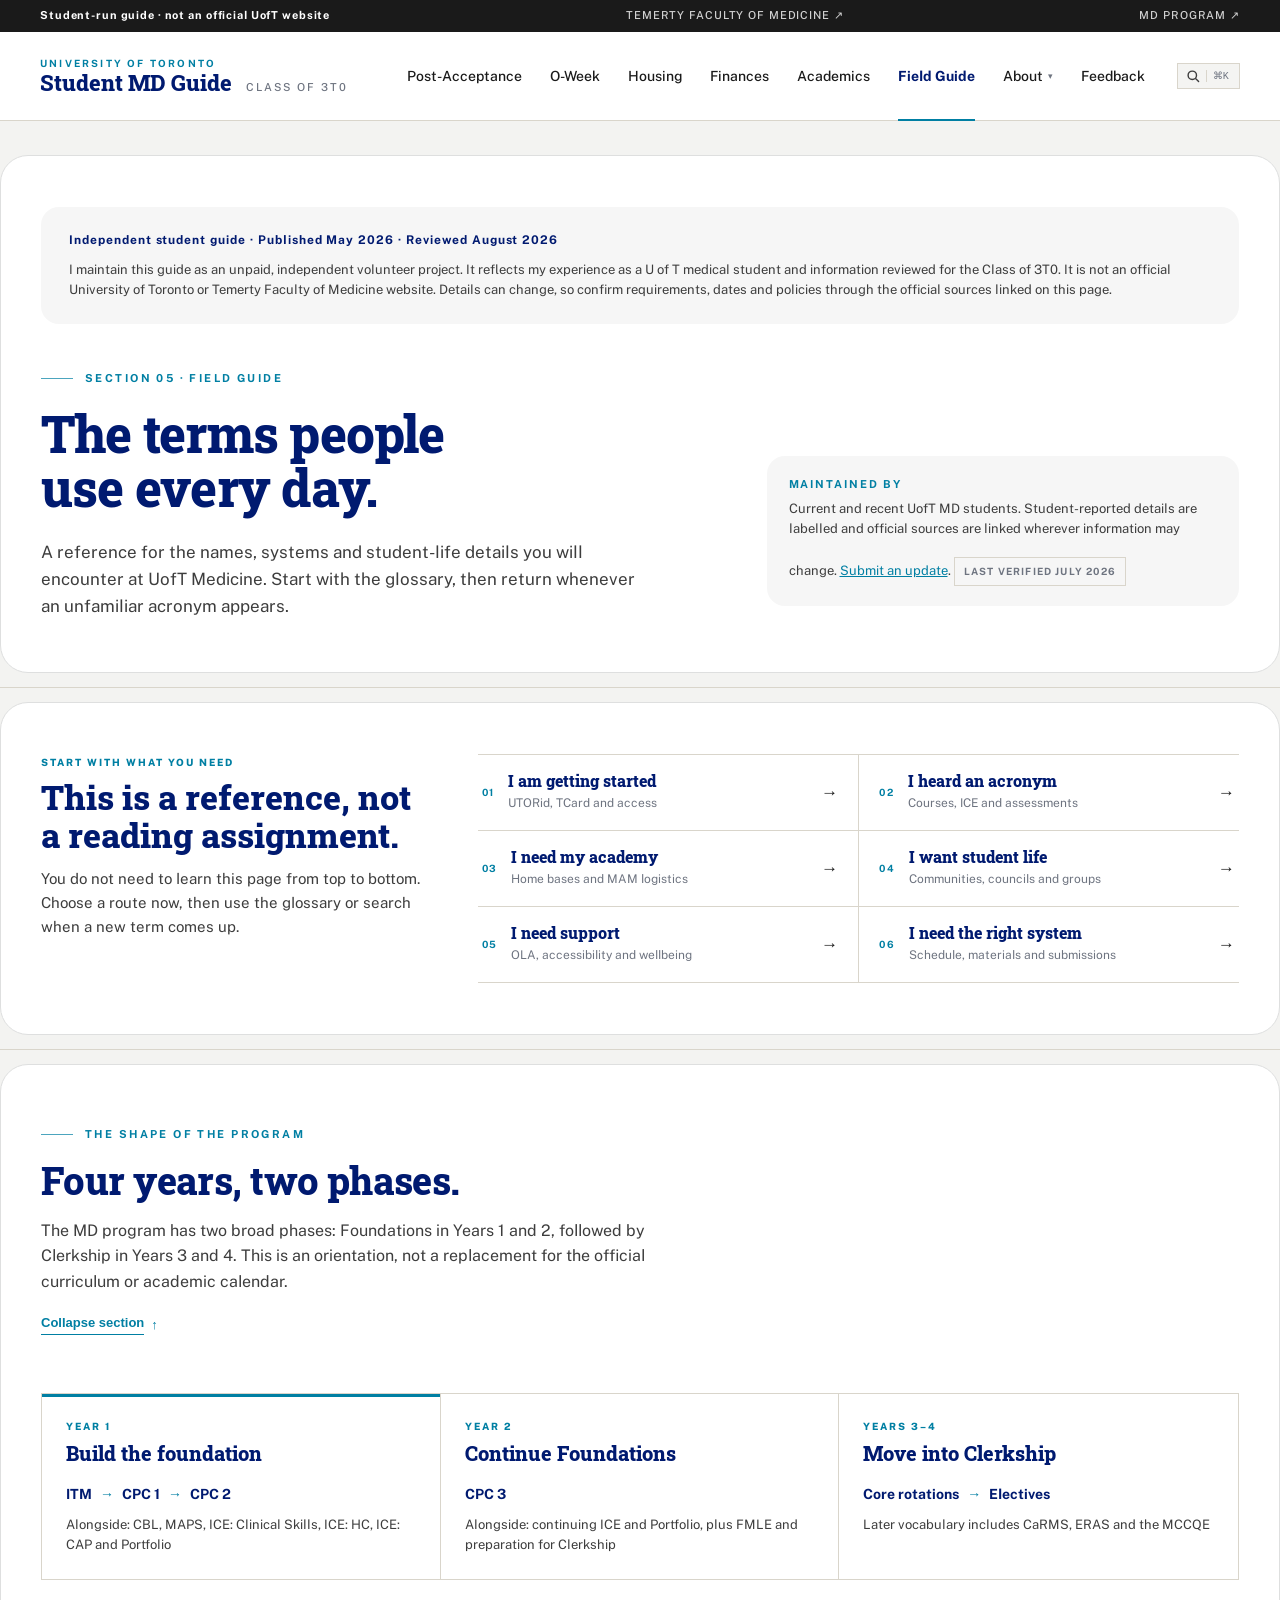
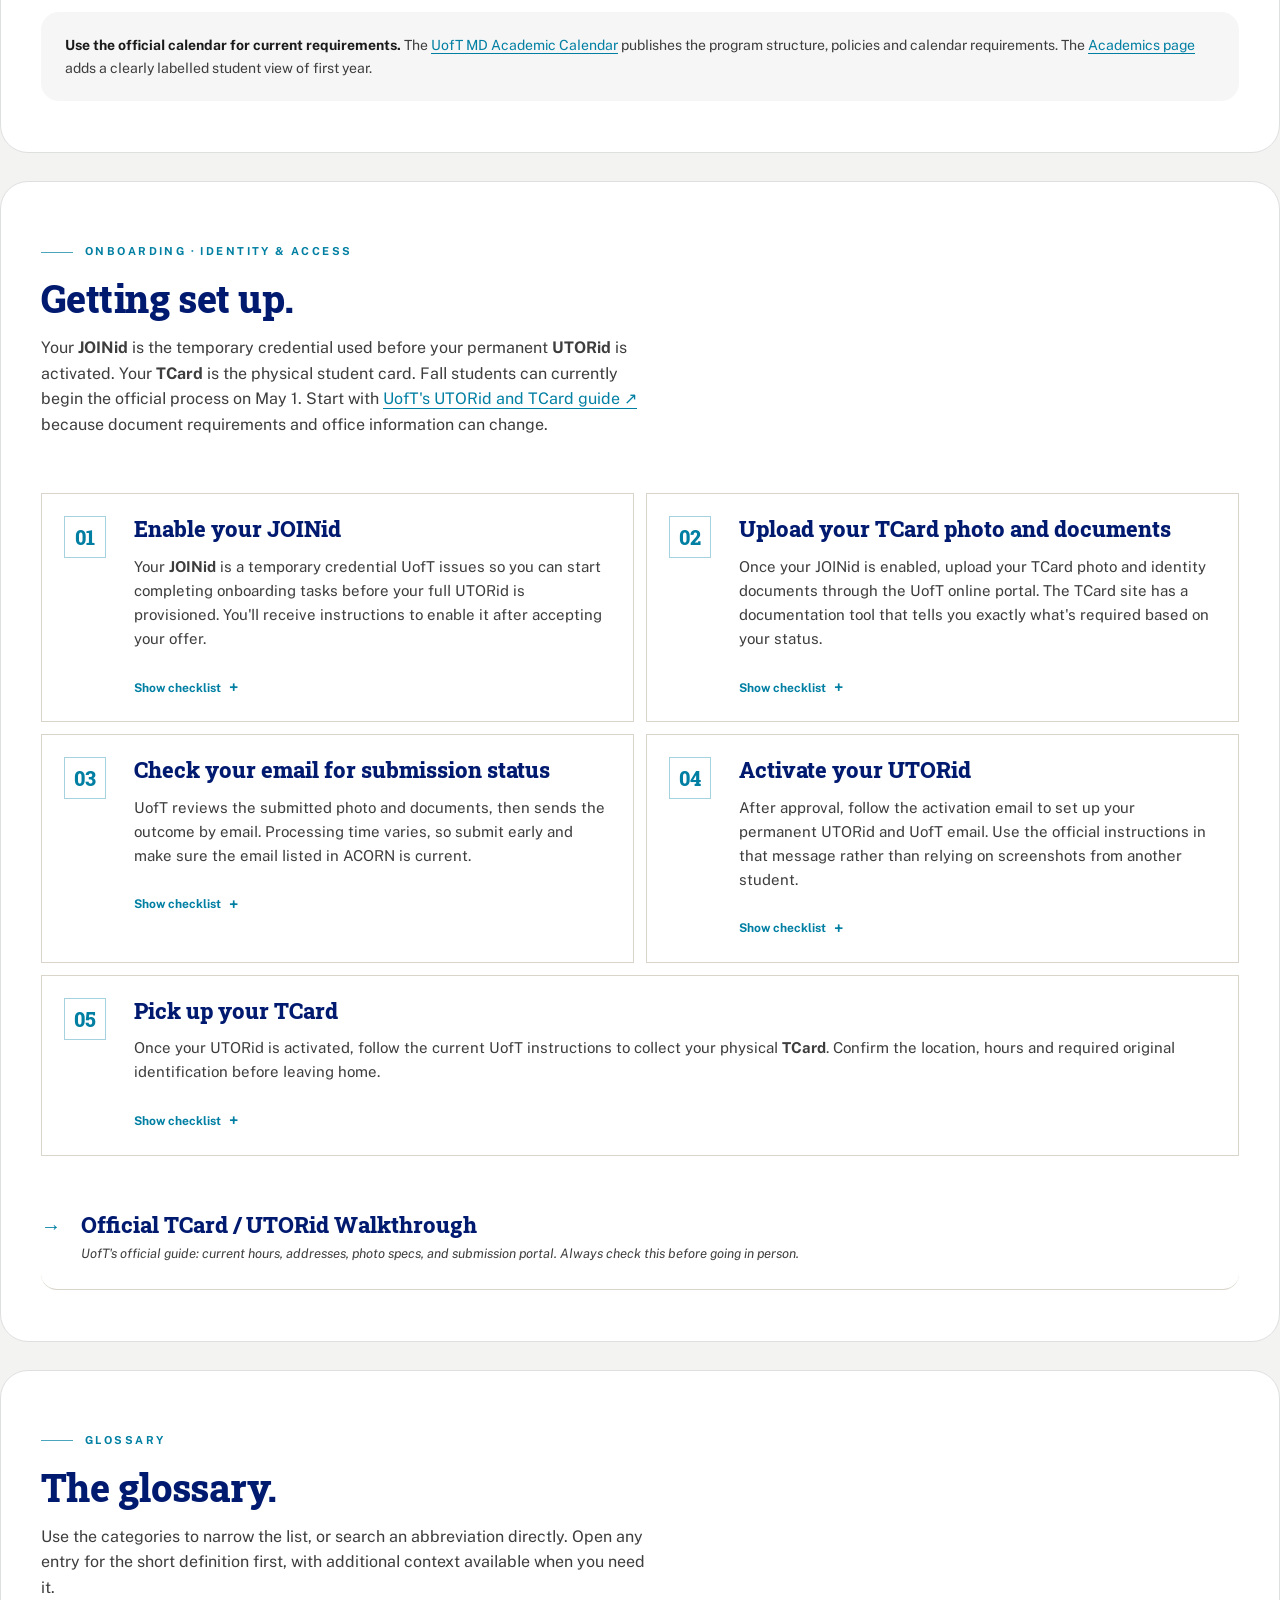
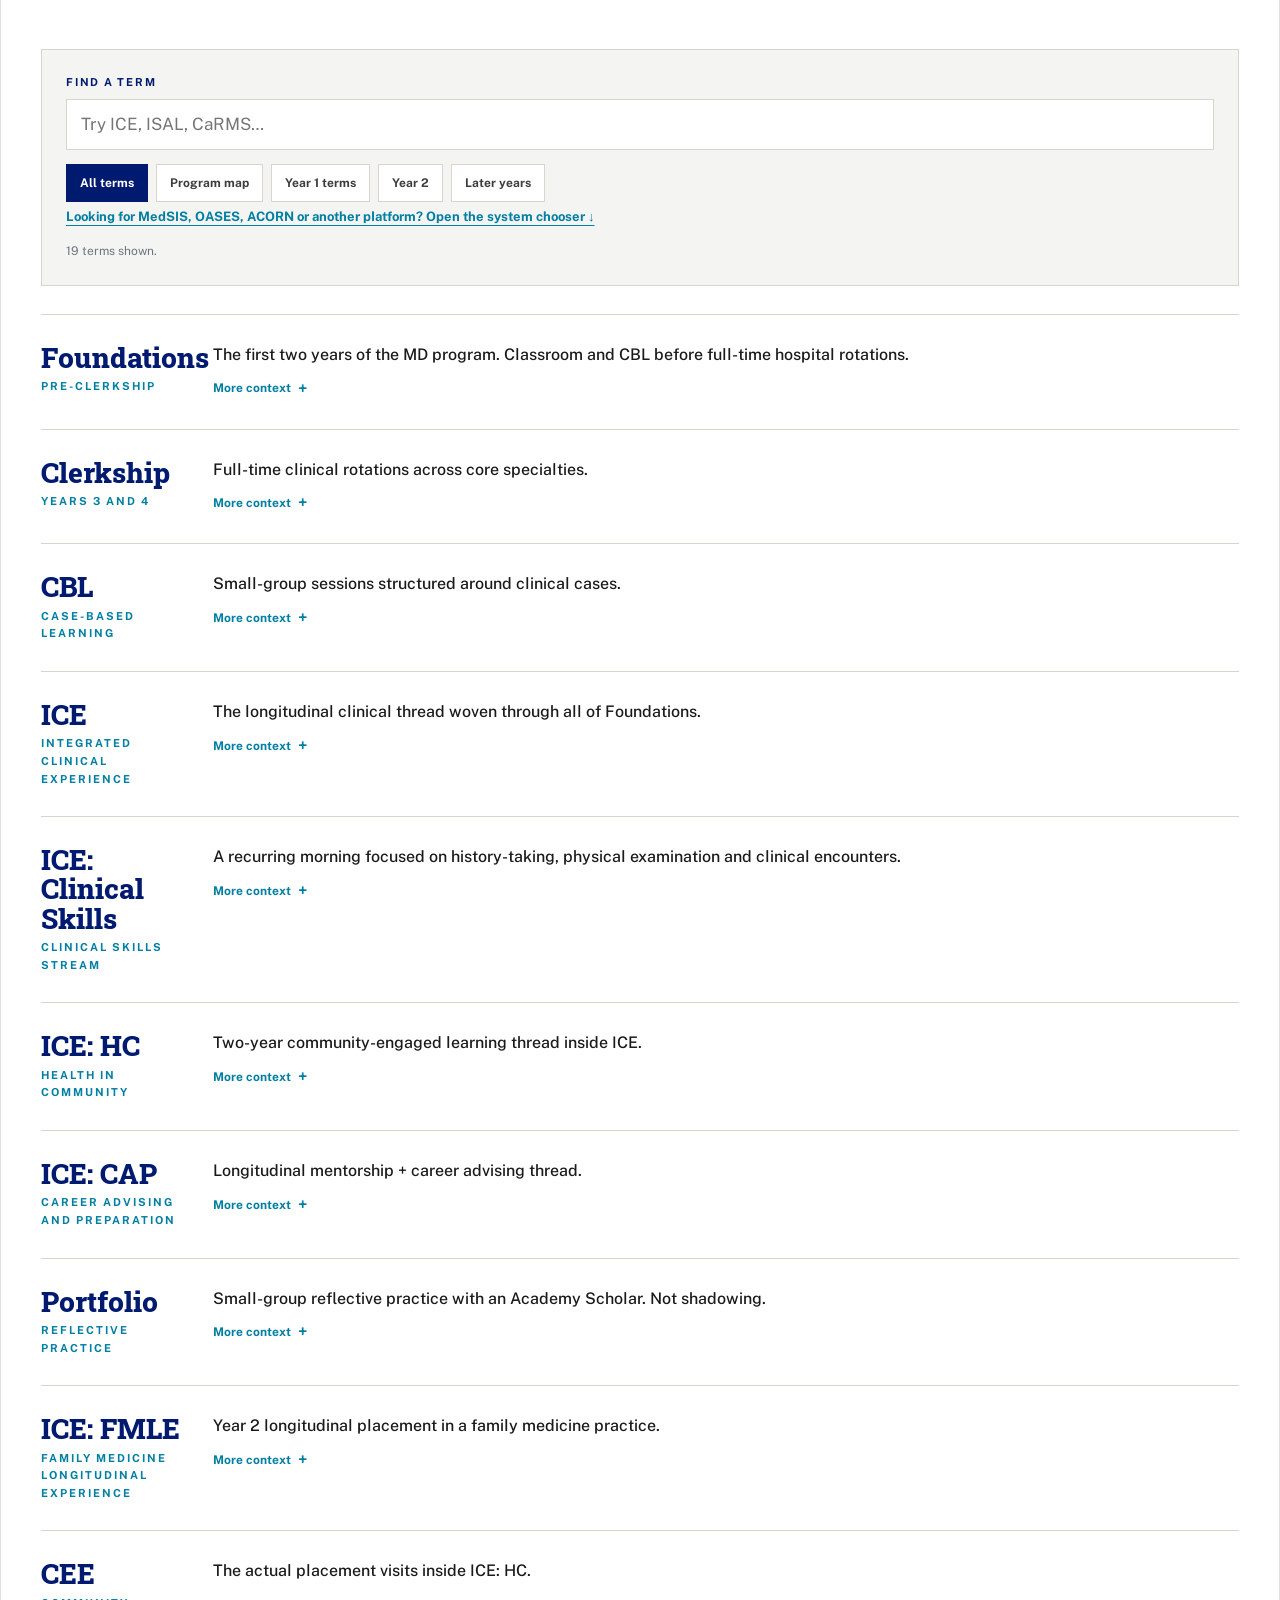
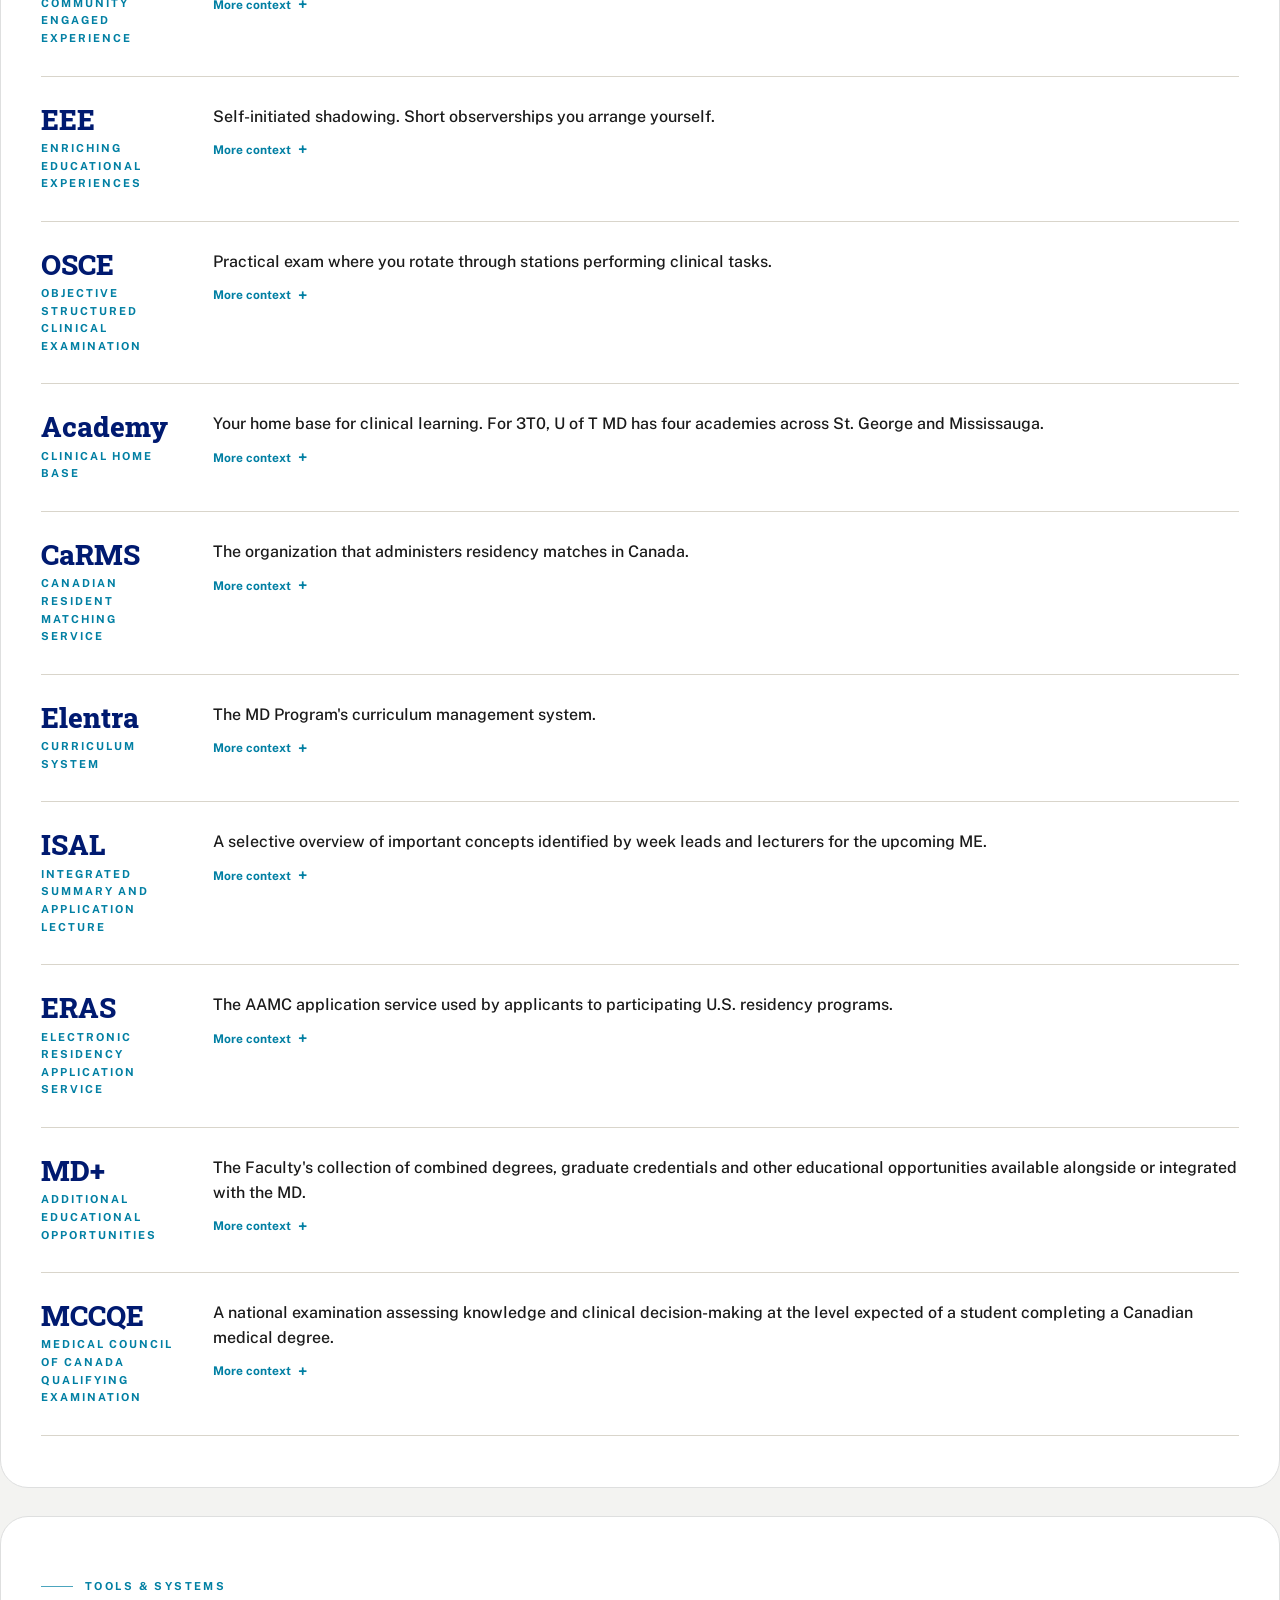
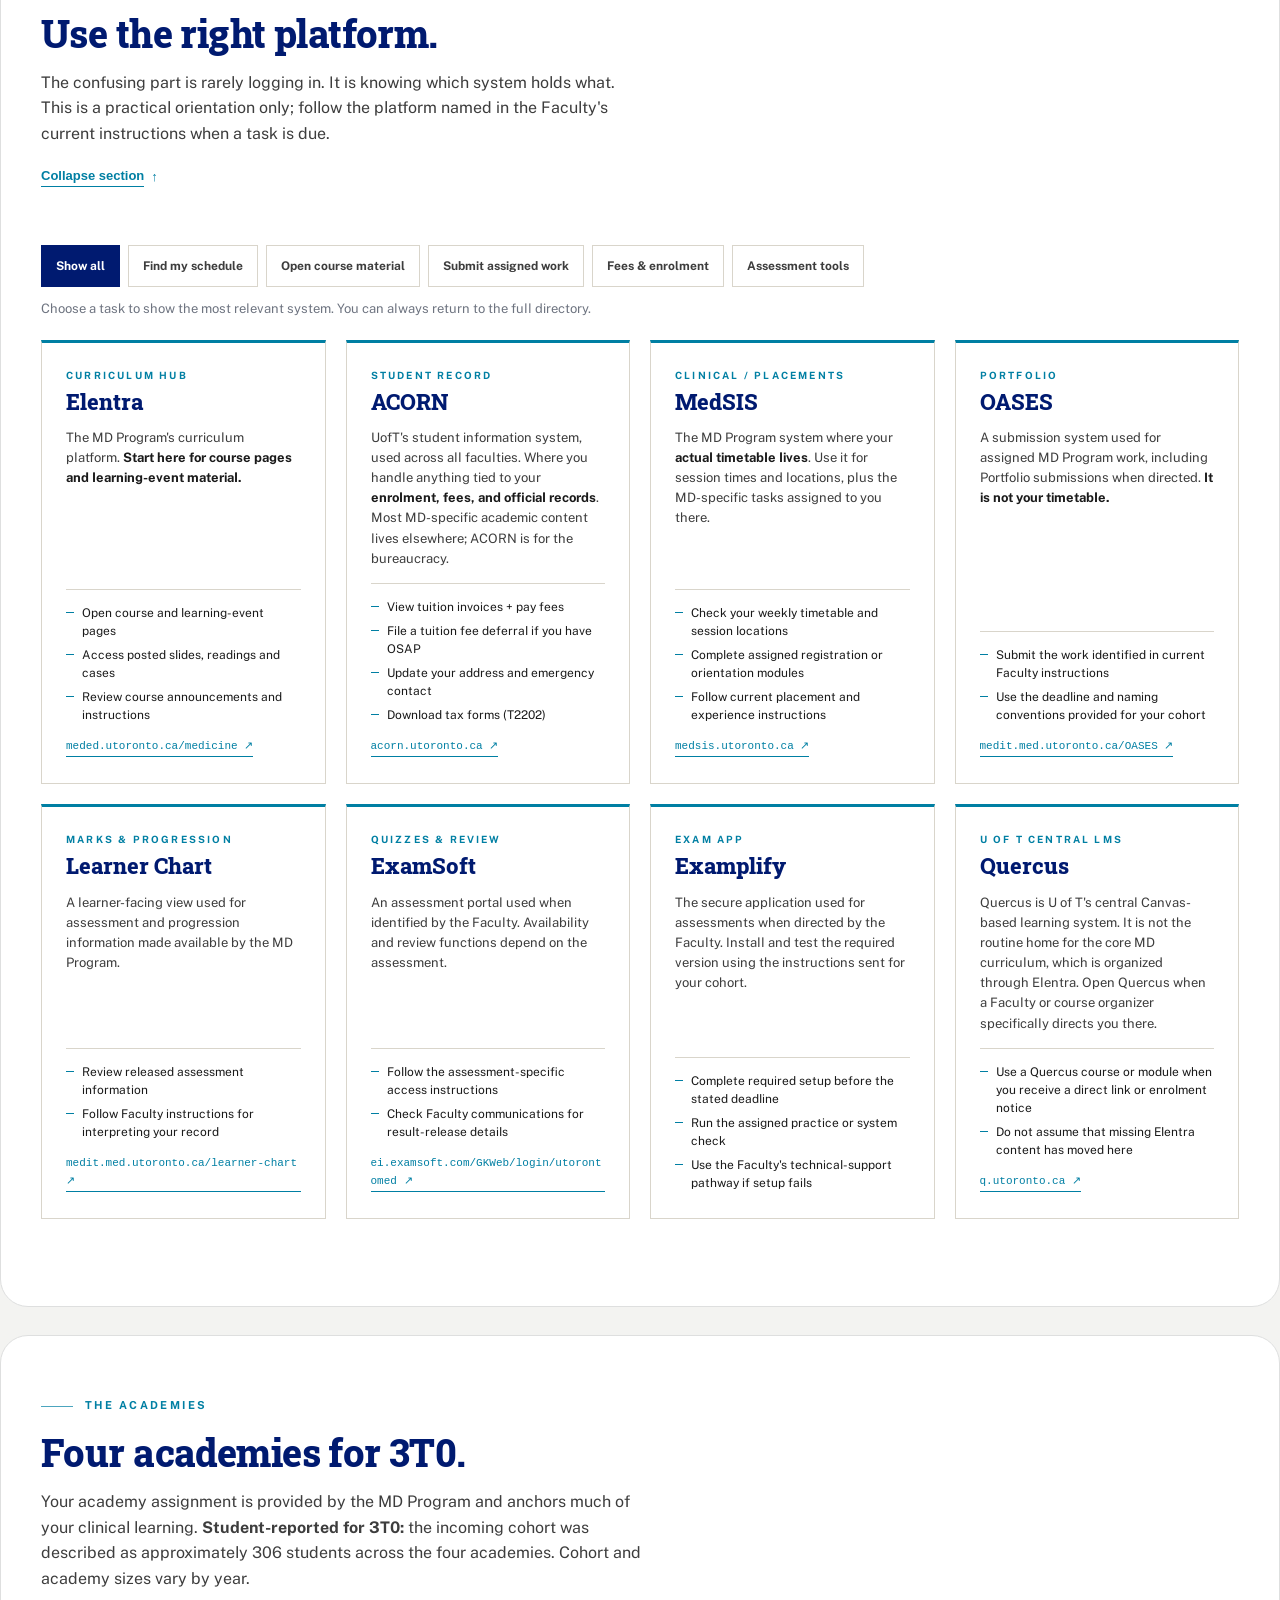
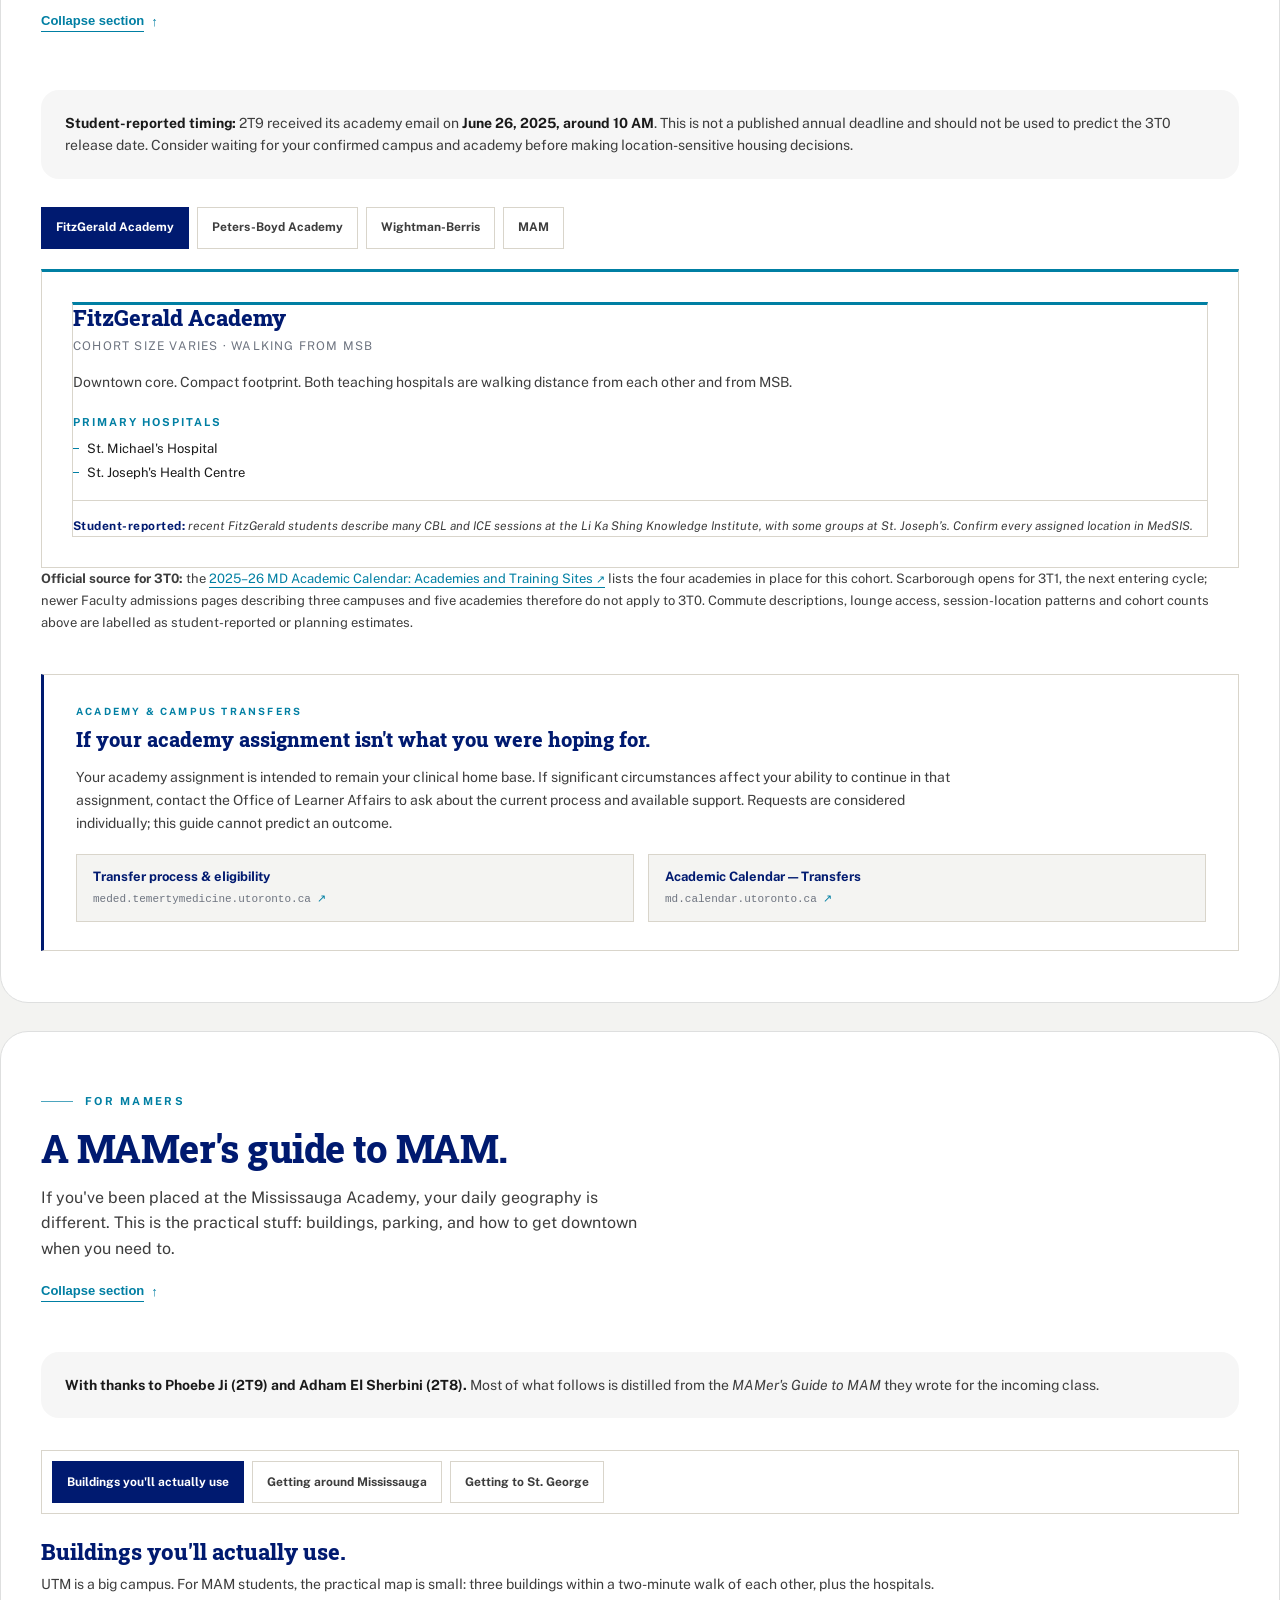
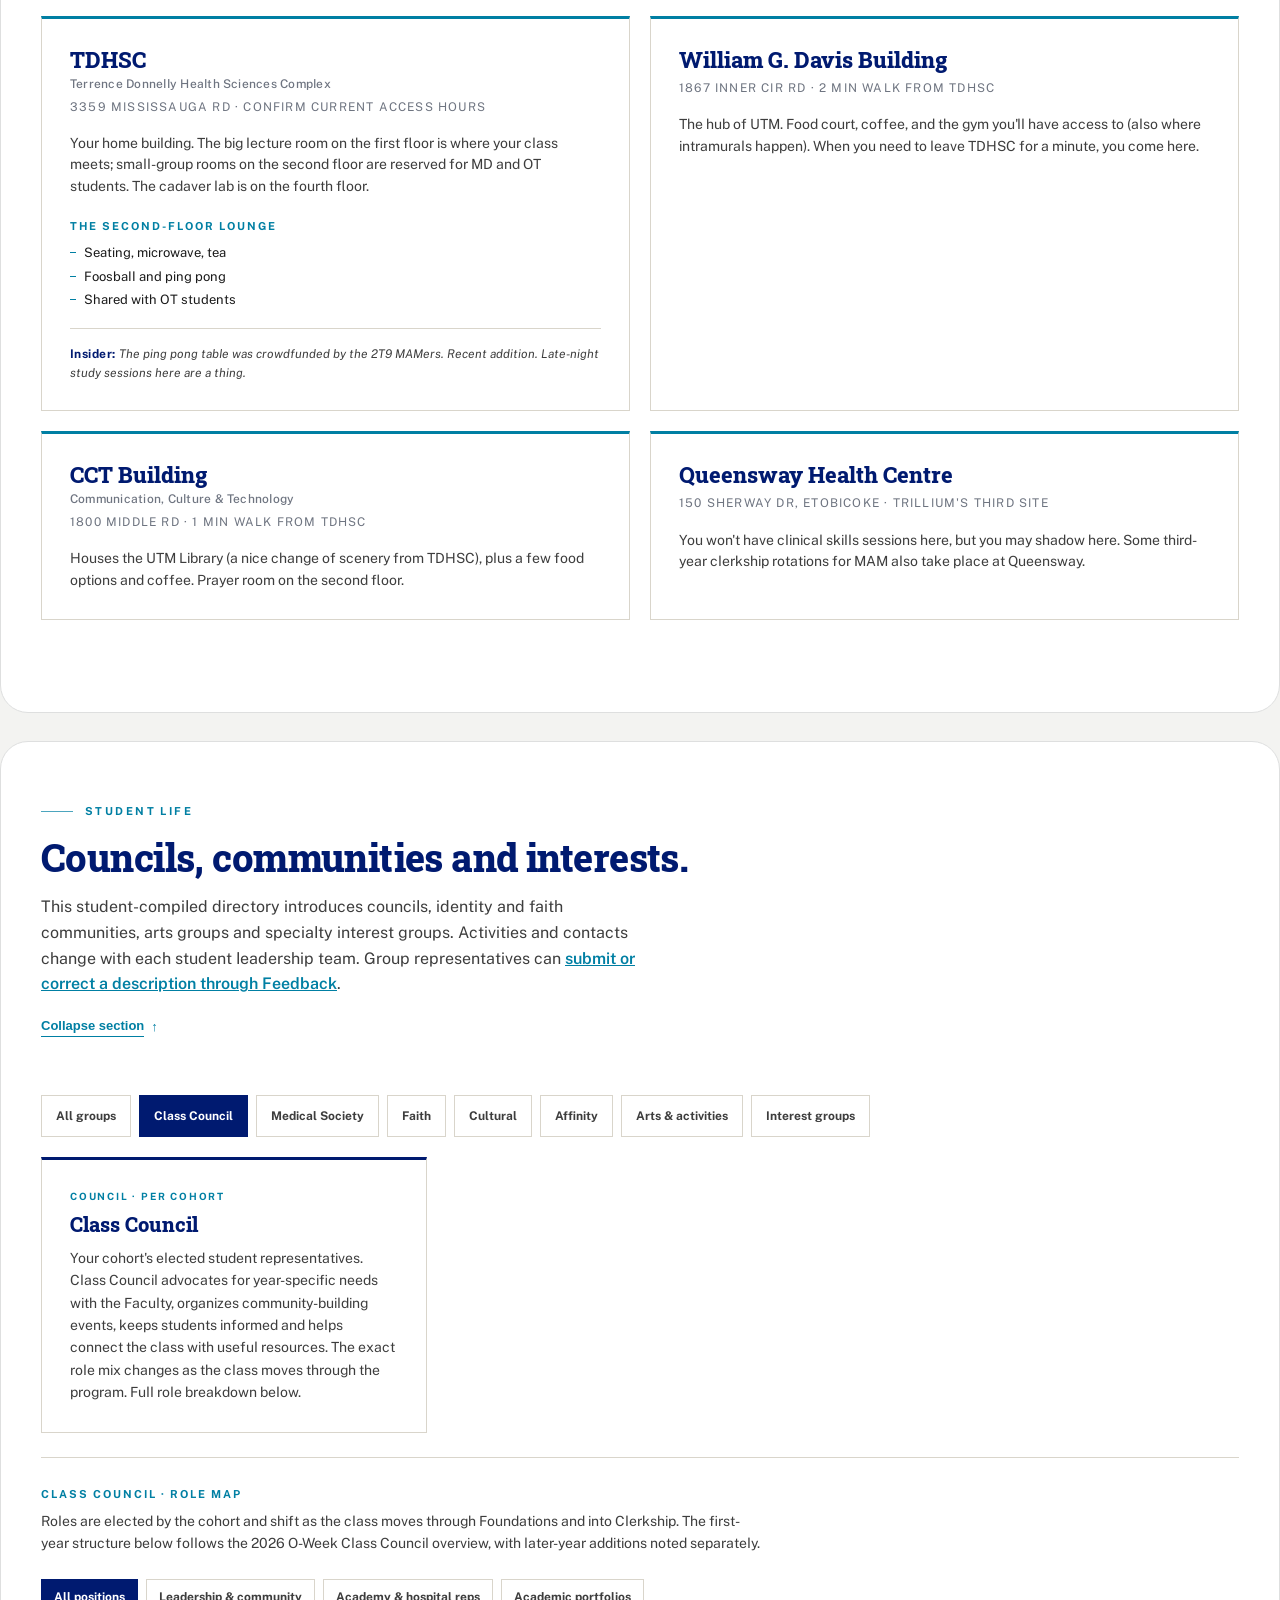
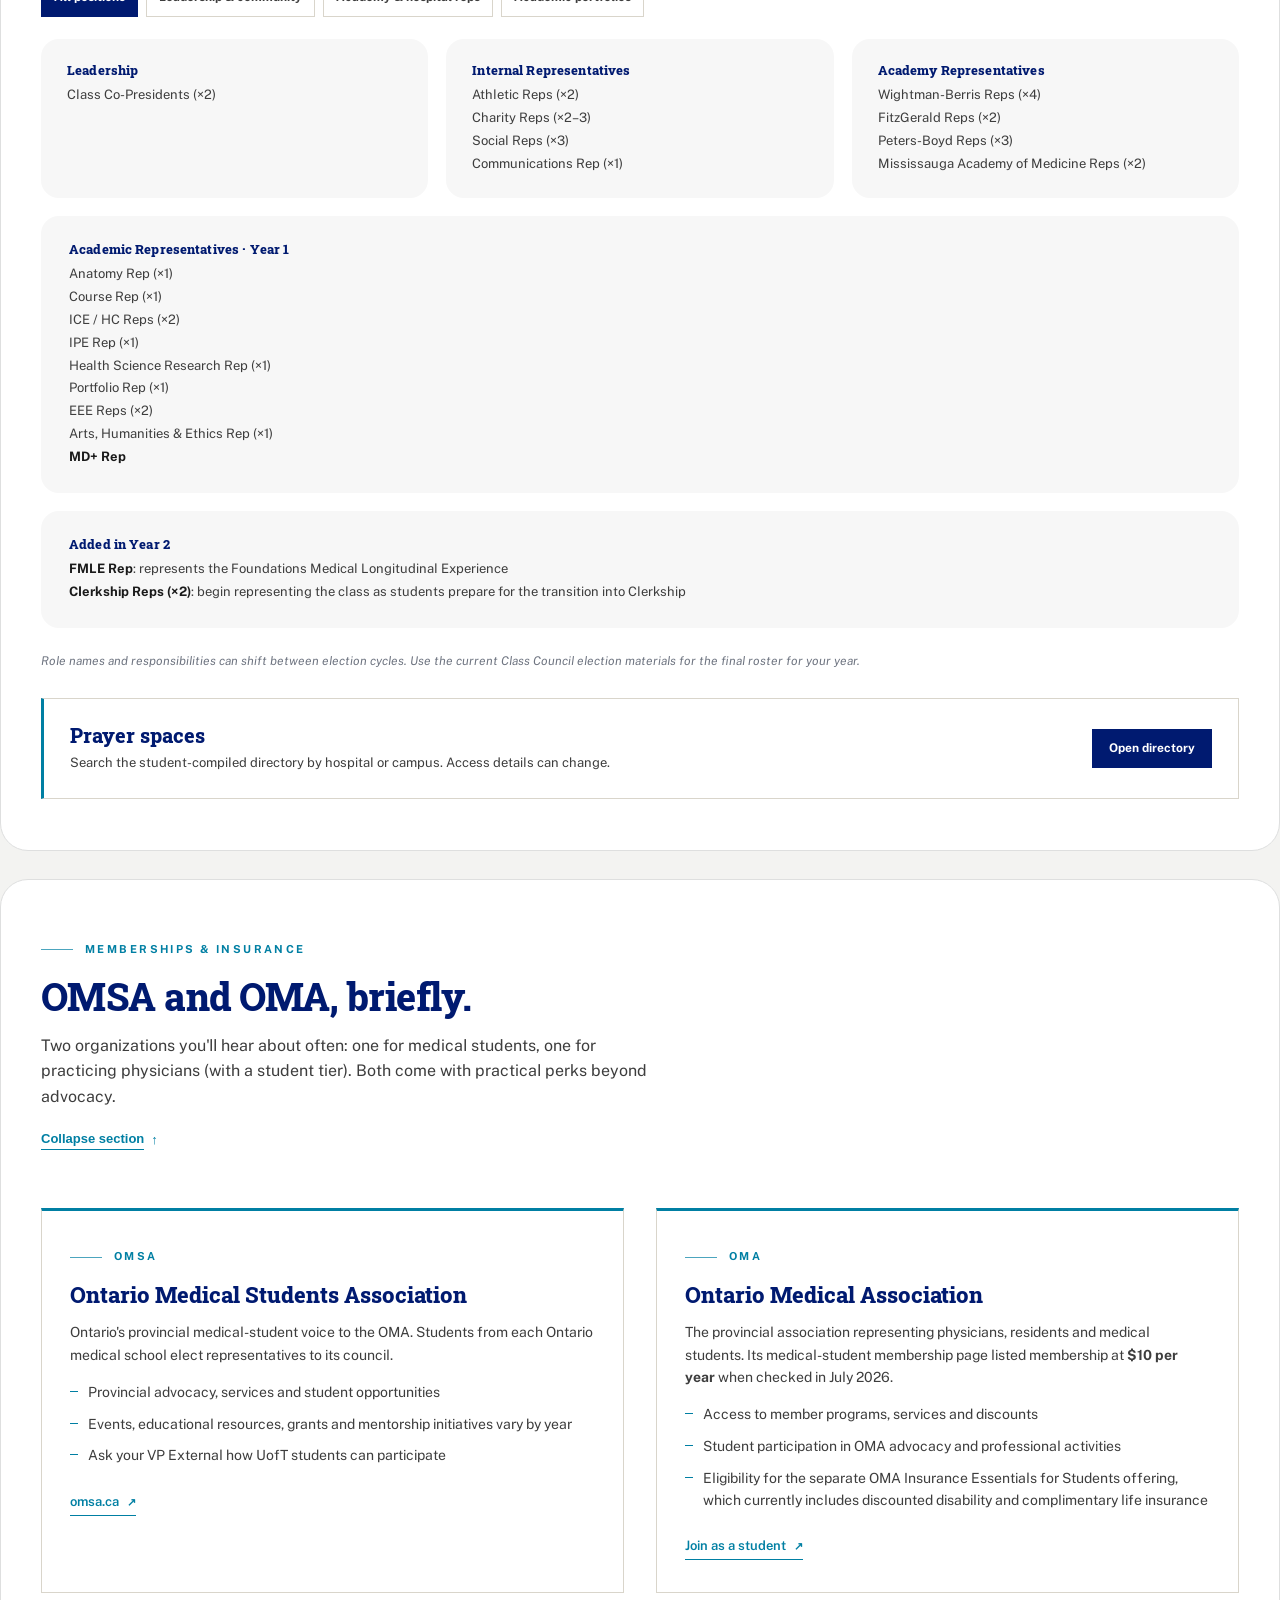
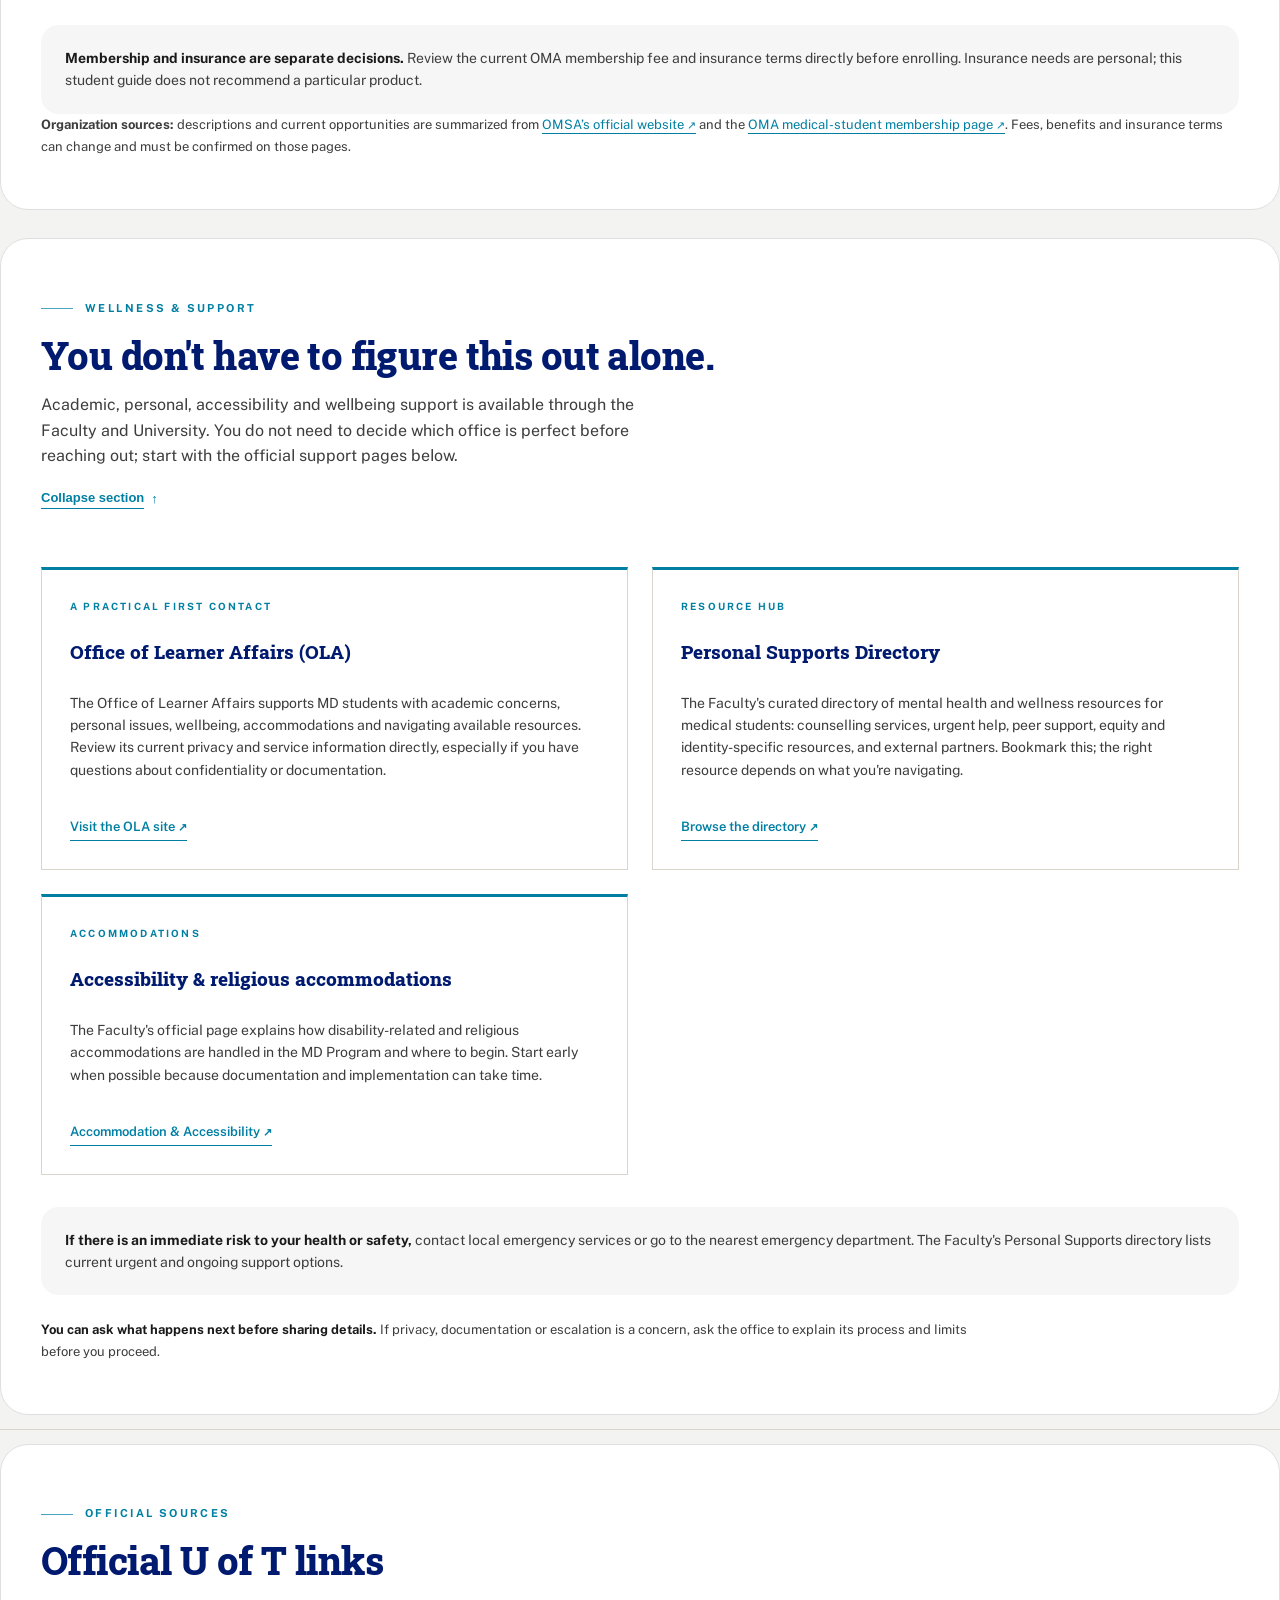
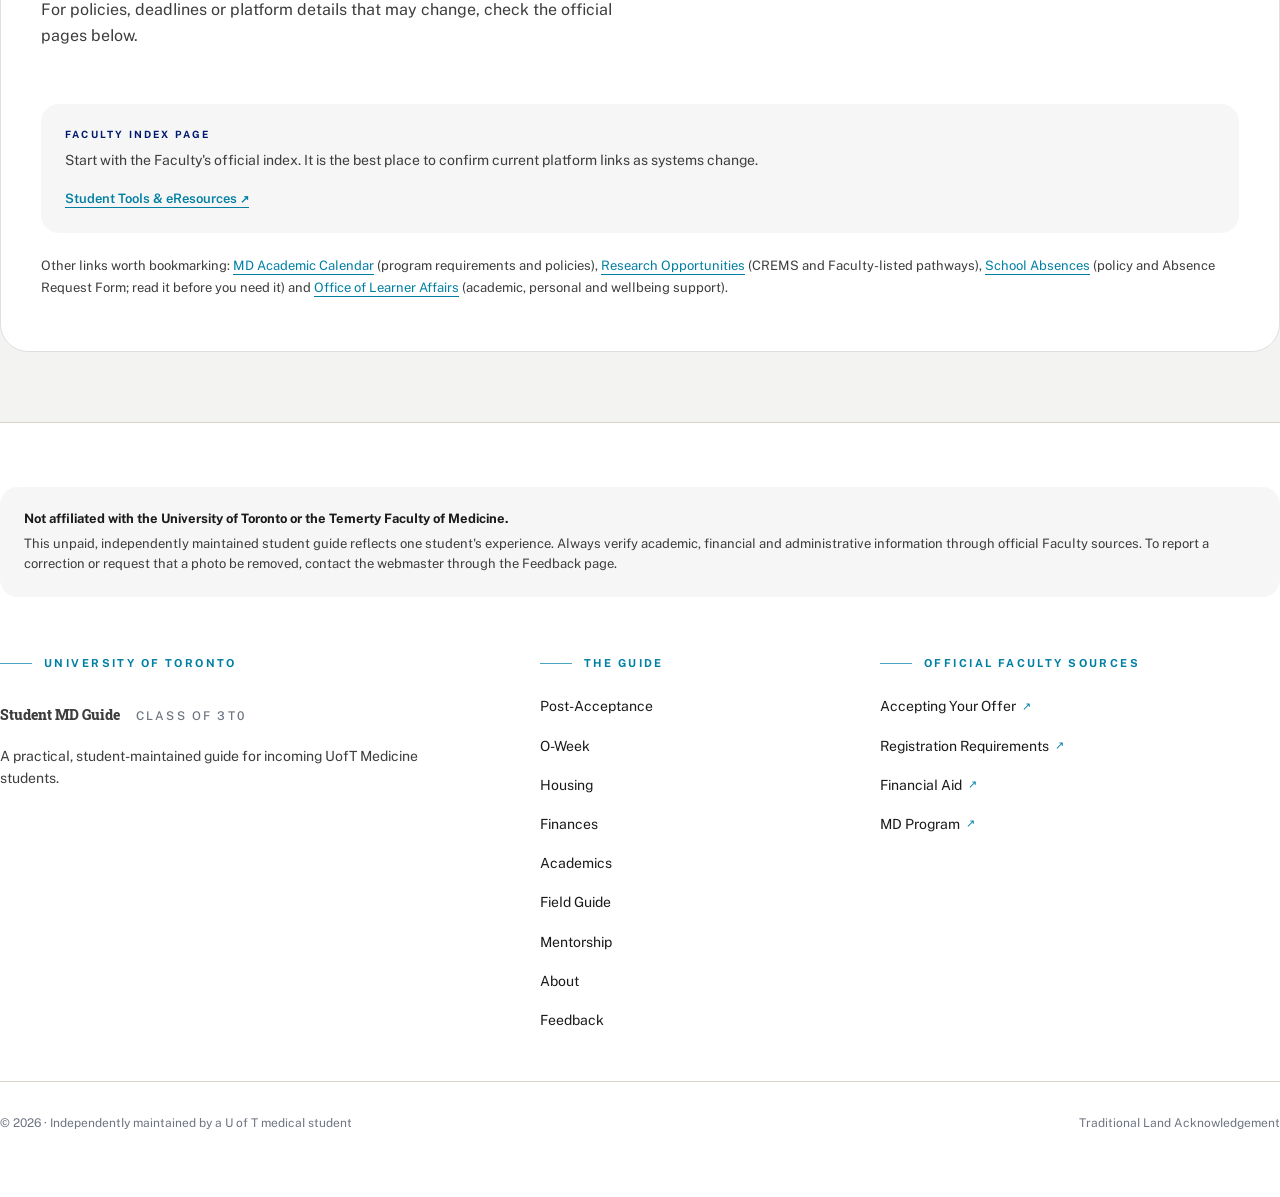
<file: handbook.html>
<!DOCTYPE html>
<html lang="en">
<head>
<meta charset="UTF-8" />
<meta name="viewport" content="width=device-width, initial-scale=1.0" />
<title>Field Guide · Student MD Guide</title>
<meta name="description" content="A student field guide to communities, services and everyday life in the U of T MD program." />
<link rel="canonical" href="https://welcomeuoftmed.ca/handbook.html" />
<meta property="og:type" content="website" /><meta property="og:site_name" content="UofT Student MD Guide" /><meta property="og:title" content="Field Guide · Student MD Guide" /><meta property="og:description" content="Communities, services and everyday life in the U of T MD program." /><meta property="og:url" content="https://welcomeuoftmed.ca/handbook.html" /><meta property="og:image" content="https://welcomeuoftmed.ca/social-preview.jpg" /><meta property="og:image:alt" content="University College on the University of Toronto Front Campus" />
<meta name="twitter:card" content="summary_large_image" /><meta name="twitter:title" content="Field Guide · Student MD Guide" /><meta name="twitter:description" content="Communities, services and everyday life in the U of T MD program." /><meta name="twitter:image" content="https://welcomeuoftmed.ca/social-preview.jpg" />
<link rel="preconnect" href="https://fonts.googleapis.com" />
<link rel="preconnect" href="https://fonts.gstatic.com" crossorigin />
<link href="https://fonts.googleapis.com/css2?family=Public+Sans:wght@400;500;600;700;800;900&family=Roboto+Slab:wght@500;700;800;900&display=swap" rel="stylesheet" />
<link rel="stylesheet" href="launch-polish.css" />
<style>
  :root {
    --uoft-navy: #001A70;
    --uoft-navy-deep: #001454;
    --uoft-teal: #007FA3;
    --uoft-teal-deep: #006285;
    --ink: #1A1A1A;
    --ink-soft: #3D3D3D;
    --ink-muted: #6E7480;
    --paper: #FFFFFF;
    --paper-soft: #F4F4F2;
    --hairline: #D9D5CB;
    --hairline-soft: #ECEAE3;
  }
  * { margin: 0; padding: 0; box-sizing: border-box; }
  html { font-feature-settings: 'ss01', 'cv01', 'cv11'; }
  body {
    background: var(--paper);
    color: var(--ink);
    font-family: 'Public Sans', sans-serif;
    font-size: 17px;
    line-height: 1.6;
    -webkit-font-smoothing: antialiased;
    text-rendering: auto;
  }
  .font-display {
    font-family: 'Roboto Slab', Georgia, serif;
    font-weight: 800;
    letter-spacing: -0.015em;
    line-height: 1.05;
    color: var(--uoft-navy);
  }
  ::selection { background: var(--uoft-navy); color: white; }
  a { color: inherit; text-decoration: none; }
  img { display: block; max-width: 100%; }

  .container { max-width: 1280px; margin: 0 auto; padding: 0 24px; }
  @media (min-width: 768px) { .container { padding: 0 40px; } }

  /* ── Utility ribbon ── */
  .ribbon {
    background: var(--ink);
    color: white;
    font-size: 11px;
    letter-spacing: 0.08em;
  }
  .ribbon-inner {
    height: 32px;
    display: flex;
    align-items: center;
    justify-content: space-between;
  }
  .ribbon-inner > span { font-weight: 700; color: #fff; }
  @media (max-width: 620px) {
    .ribbon-inner > a { display: none; }
    .ribbon-inner { justify-content: center; text-align: center; letter-spacing: .04em; }
  }
  .ribbon a { opacity: 0.8; transition: opacity 180ms; text-transform: uppercase; font-weight: 500; }
  .ribbon a:hover { opacity: 1; }

  /* ── Header ── */
  .header {
    background: white;
    border-bottom: 1px solid var(--hairline);
    position: sticky;
    top: 0;
    z-index: 40;
  }
  .header-inner {
    height: 88px;
    display: flex;
    align-items: center;
    justify-content: space-between;
  }
  .logo {
    display: flex;
    align-items: center;
    gap: 14px;
    line-height: 1;
    text-decoration: none;
  }
  .logo-shield {
    width: 30px;
    height: 70px;
    flex-shrink: 0;
    object-fit: contain;
  }
  .logo-text { display: flex; flex-direction: column; line-height: 1; }
  .logo-eyebrow {
    font-size: 10px;
    letter-spacing: 0.22em;
    text-transform: uppercase;
    font-weight: 700;
    color: var(--uoft-teal);
  }
  .logo-mark {
    font-family: 'Roboto Slab', serif;
    font-weight: 800;
    font-size: 22px;
    color: var(--uoft-navy);
    line-height: 1;
    transition: color 180ms;
  }
  .logo:hover .logo-mark { color: var(--uoft-teal); }
  .logo-mark-row {
    display: inline-flex;
    align-items: baseline;
    gap: 14px;
    margin-top: 4px;
  }
  .logo-edition {
    font-family: 'Public Sans', sans-serif;
    font-weight: 500;
    font-size: 11px;
    letter-spacing: 0.18em;
    color: var(--ink-muted);
    text-transform: uppercase;
    line-height: 1;
  }
  .nav { display: none; gap: 22px; align-items: center; flex-wrap: wrap; justify-content: flex-end; }
  @media (min-width: 768px) { .nav { display: flex; } }
  @media (min-width: 1100px) { .nav { gap: 28px; } }
  .nav a {
    font-size: 13px;
    font-weight: 500;
    color: var(--ink);
    transition: color 180ms;
    white-space: nowrap;
  }
  @media (min-width: 1100px) { .nav a { font-size: 14px; } }
  .nav a:hover { color: var(--uoft-teal); }
  .nav a.is-active {
    color: var(--uoft-navy);
    font-weight: 700;
    position: relative;
  }
  .nav a.is-active::after {
    content: '';
    position: absolute;
    left: 0;
    right: 0;
    bottom: -34px;
    height: 2px;
    background: var(--uoft-teal);
  }

  /* Dropdown nav (About → About / Mentorship) */
  .nav-dropdown {
    position: relative;
    display: flex;
    align-items: center;
  }
  .nav-dropdown-trigger {
    background: none;
    border: 0;
    padding: 0;
    margin: 0;
    font-family: inherit;
    font-size: 13px;
    font-weight: 500;
    color: var(--ink);
    cursor: pointer;
    display: inline-flex;
    align-items: center;
    gap: 5px;
    transition: color 180ms;
    white-space: nowrap;
    line-height: inherit;
  }
  @media (min-width: 1100px) { .nav-dropdown-trigger { font-size: 14px; } }
  .nav-dropdown-trigger:hover { color: var(--uoft-teal); }
  .nav-dropdown.is-active-section .nav-dropdown-trigger {
    color: var(--uoft-navy);
    font-weight: 700;
  }
  .nav-dropdown.is-active-section::after {
    content: '';
    position: absolute;
    left: 0;
    right: 18px;
    bottom: -34px;
    height: 2px;
    background: var(--uoft-teal);
  }
  .nav-dropdown-caret {
    font-size: 9px;
    color: var(--ink-muted);
    transition: transform 220ms, color 180ms;
    margin-top: 1px;
  }
  .nav-dropdown:hover .nav-dropdown-caret,
  .nav-dropdown.is-open .nav-dropdown-caret {
    transform: rotate(180deg);
    color: var(--uoft-navy);
  }

  .nav-dropdown-menu {
    position: absolute;
    top: calc(100% + 28px);
    right: 0;
    min-width: 240px;
    background: white;
    border: 1px solid var(--hairline);
    box-shadow: 0 8px 32px rgba(0, 0, 0, 0.08);
    padding: 8px;
    z-index: 50;
    opacity: 0;
    visibility: hidden;
    transform: translateY(-4px);
    transition: opacity 180ms, transform 180ms, visibility 180ms;
  }
  .nav-dropdown:hover .nav-dropdown-menu,
  .nav-dropdown:focus-within .nav-dropdown-menu,
  .nav-dropdown.is-open .nav-dropdown-menu {
    opacity: 1;
    visibility: visible;
    transform: translateY(0);
  }
  /* Hover bridge so cursor can move from trigger to menu without closing */
  .nav-dropdown::before {
    content: '';
    position: absolute;
    top: 100%;
    right: 0;
    width: 100%;
    height: 28px;
    pointer-events: none;
  }
  .nav-dropdown:hover::before,
  .nav-dropdown.is-open::before {
    pointer-events: auto;
  }
  .nav-dropdown-menu a {
    display: block;
    padding: 12px 14px;
    font-size: 13px;
    text-decoration: none;
    border-left: 2px solid transparent;
    transition: background 160ms, border-color 160ms;
  }
  .nav-dropdown-menu a:hover,
  .nav-dropdown-menu a:focus-visible {
    background: var(--paper-soft);
    border-left-color: var(--uoft-teal);
    outline: none;
  }
  .nav-dropdown-menu a.is-active {
    background: var(--paper-soft);
    border-left-color: var(--uoft-navy);
  }
  .nav-dropdown-menu a.is-active::after { display: none; }
  .nav-dropdown-label {
    display: block;
    color: var(--uoft-navy);
    font-weight: 700;
    margin-bottom: 2px;
  }
  .nav-dropdown-desc {
    display: block;
    color: var(--ink-muted);
    font-size: 11px;
    line-height: 1.4;
  }

  /* ── Eyebrow ── */
  .eyebrow {
    display: inline-flex;
    align-items: center;
    gap: 12px;
  }
  .eyebrow-rule {
    display: block;
    width: 32px;
    height: 1px;
    background: var(--uoft-teal);
    opacity: 0.7;
  }
  .eyebrow-text {
    font-size: 11px;
    letter-spacing: 0.22em;
    text-transform: uppercase;
    font-weight: 700;
    color: var(--uoft-teal);
  }
  .eyebrow.light .eyebrow-rule { background: rgba(255,255,255,0.4); }
  .eyebrow.light .eyebrow-text { color: rgba(255,255,255,0.85); }

  /* ── Buttons ── */
  .btn {
    display: inline-flex;
    align-items: center;
    justify-content: center;
    gap: 10px;
    padding: 14px 24px;
    font-family: inherit;
    font-size: 13px;
    font-weight: 700;
    letter-spacing: 0.1em;
    text-transform: uppercase;
    border: 1.5px solid transparent;
    transition: all 180ms cubic-bezier(0.2, 0.7, 0.2, 1);
    cursor: pointer;
    white-space: nowrap;
  }
  .btn-primary { background: var(--uoft-navy); color: white; border-color: var(--uoft-navy); }
  .btn-primary:hover { background: var(--uoft-navy-deep); border-color: var(--uoft-navy-deep); }
  .btn-outline { background: transparent; color: var(--uoft-navy); border-color: var(--uoft-navy); }
  .btn-outline:hover { background: var(--uoft-navy); color: white; }
  .btn-outline-light { background: transparent; color: white; border-color: white; }
  .btn-outline-light:hover { background: white; color: var(--uoft-navy); }

  /* ── Animations ── */
  @keyframes fadeUp {
    from { opacity: 0; transform: translateY(14px); }
    to { opacity: 1; transform: translateY(0); }
  }
  .fade-up { animation: fadeUp 0.85s cubic-bezier(0.2, 0.7, 0.2, 1) both; }
  .delay-1 { animation-delay: 80ms; }
  .delay-2 { animation-delay: 160ms; }
  .delay-3 { animation-delay: 240ms; }

  /* ── Hero ── */
  .hero {
    position: relative;
    width: 100%;
    height: 78vh;
    min-height: 560px;
    overflow: hidden;
  }
  .hero img {
    position: absolute;
    inset: 0;
    width: 100%;
    height: 100%;
    object-fit: cover;
  }
  .hero-tint {
    position: absolute;
    inset: 0;
    background: linear-gradient(135deg, rgba(0,26,112,0.22) 0%, rgba(0,26,112,0.08) 60%, transparent 100%);
  }
  .hero-content {
    position: absolute;
    inset: 0;
    display: flex;
    align-items: center;
  }
  .hero-content > div { width: 100%; }
  .inset-block {
    background: white;
    padding: 56px;
    max-width: 640px;
    box-shadow: 0 1px 0 rgba(0,26,112,0.08);
  }
  @media (max-width: 767px) { .inset-block { padding: 32px 28px; } }
  .hero h1 {
    font-family: 'Roboto Slab', serif;
    font-weight: 800;
    line-height: 1.05;
    letter-spacing: -0.015em;
    color: var(--uoft-navy);
    font-size: clamp(2.5rem, 5.5vw, 4.25rem);
    margin-top: 24px;
  }
  .hero h2 {
    font-family: 'Roboto Slab', serif;
    font-weight: 500;
    font-style: italic;
    color: var(--uoft-teal);
    font-size: clamp(2rem, 4vw, 3rem);
    line-height: 1.05;
    letter-spacing: -0.015em;
    margin-top: 8px;
  }

  /* ── Lede paragraph ── */
  .lede-section {
    padding: 56px 0 72px;
  }
  @media (min-width: 768px) {
    .lede-section { padding: 72px 0 80px; }
  }
  .lede {
    font-size: 20px;
    line-height: 1.6;
    color: var(--ink);
    max-width: 56rem;
  }
  @media (min-width: 768px) { .lede { font-size: 22px; } }
  .hero-disclaimer {
    display: flex;
    align-items: baseline;
    gap: 14px;
    padding: 14px 18px;
    margin-bottom: 36px;
    border-left: 3px solid var(--uoft-navy);
    background: var(--paper-soft);
    font-size: 13px;
    line-height: 1.55;
    color: var(--ink-soft);
    max-width: 56rem;
    flex-wrap: wrap;
  }
  .hero-disclaimer-label {
    font-size: 10px;
    letter-spacing: 0.18em;
    text-transform: uppercase;
    font-weight: 700;
    color: var(--uoft-navy);
    flex-shrink: 0;
  }
  .lede-section .container::after {
    content: '';
    display: block;
    width: 64px;
    height: 1px;
    background: var(--uoft-teal);
    margin-top: 48px;
    opacity: 0.7;
  }

  /* ── Section tiles (4-up) ── */
  .tiles-section {
    padding: 80px 0;
    background: var(--paper-soft);
  }
  @media (min-width: 768px) { .tiles-section { padding: 112px 0; } }
  .tiles-header {
    text-align: center;
    margin-bottom: 64px;
  }
  @media (min-width: 768px) { .tiles-header { margin-bottom: 80px; } }
  .tiles-header h2 {
    font-family: 'Roboto Slab', serif;
    font-weight: 800;
    color: var(--uoft-navy);
    font-size: clamp(2rem, 3.5vw, 3rem);
    line-height: 1.05;
    letter-spacing: -0.015em;
    margin-top: 20px;
  }
  .tiles-grid {
    display: grid;
    grid-template-columns: 1fr;
    gap: 24px;
  }
  @media (min-width: 640px) { .tiles-grid { grid-template-columns: 1fr 1fr; gap: 32px; } }
  @media (min-width: 1024px) { .tiles-grid { grid-template-columns: repeat(4, 1fr); } }
  .tile { display: flex; flex-direction: column; }
  .tile-img-wrap {
    aspect-ratio: 1 / 1;
    width: 100%;
    overflow: hidden;
    margin-bottom: 24px;
    position: relative;
  }
  .tile-img-wrap img {
    width: 100%;
    height: 100%;
    object-fit: cover;
    transition: transform 600ms cubic-bezier(0.2, 0.7, 0.2, 1);
  }
  .tile:hover .tile-img-wrap img { transform: scale(1.04); }
  .tile-num {
    position: absolute;
    top: 0;
    left: 0;
    background: var(--uoft-navy);
    color: white;
    padding: 6px 12px;
    font-size: 10px;
    font-weight: 700;
    letter-spacing: 0.2em;
  }
  .tile-label {
    font-size: 11px;
    letter-spacing: 0.22em;
    text-transform: uppercase;
    font-weight: 700;
    color: var(--uoft-teal);
    margin-bottom: 12px;
  }
  .tile-desc {
    font-size: 15px;
    line-height: 1.55;
    color: var(--ink);
    margin-bottom: 24px;
    flex: 1;
  }
  .tile .btn { align-self: flex-start; }

  /* ── Full-bleed image break ── */
  .image-break {
    position: relative;
    width: 100%;
    overflow: hidden;
  }
  .placeholder {
    position: relative;
    width: 100%;
    background: var(--paper-soft);
    border: 1px dashed rgba(0, 26, 112, 0.25);
    display: flex;
    align-items: center;
    justify-content: center;
    overflow: hidden;
  }
  .placeholder.hero-aspect { aspect-ratio: 21 / 9; }
  .placeholder.video-aspect { aspect-ratio: 16 / 9; }
  .placeholder.square-aspect { aspect-ratio: 1 / 1; }
  .placeholder-stripe {
    position: absolute;
    inset: 0;
    background-image: repeating-linear-gradient(45deg, var(--uoft-navy) 0, var(--uoft-navy) 1px, transparent 1px, transparent 16px);
    opacity: 0.03;
  }
  .placeholder-content {
    position: relative;
    z-index: 1;
    display: flex;
    flex-direction: column;
    align-items: center;
    gap: 12px;
    text-align: center;
    padding: 40px;
  }
  .placeholder-icon {
    width: 24px;
    height: 24px;
    color: var(--uoft-navy);
  }
  .placeholder-kind {
    font-size: 10px;
    letter-spacing: 0.22em;
    text-transform: uppercase;
    font-weight: 700;
    color: var(--uoft-teal);
  }
  .placeholder-label {
    font-size: 13px;
    line-height: 1.55;
    max-width: 28rem;
    color: var(--ink-soft);
  }
  .image-break .credit {
    position: absolute;
    bottom: 16px;
    right: 24px;
    font-size: 10px;
    font-style: italic;
    color: var(--ink-muted);
  }

  /* ── Essay block ── */
  .essay-section { padding: 96px 0; }
  @media (min-width: 768px) { .essay-section { padding: 128px 0; } }
  .essay-grid { display: grid; gap: 40px; }
  @media (min-width: 768px) { .essay-grid { grid-template-columns: 5fr 7fr; gap: 80px; } }
  .essay-head h2 {
    font-family: 'Roboto Slab', serif;
    font-weight: 800;
    color: var(--uoft-navy);
    font-size: clamp(2rem, 3.5vw, 2.875rem);
    line-height: 1.05;
    letter-spacing: -0.015em;
    margin-top: 24px;
  }
  .essay-head h3 {
    font-family: 'Roboto Slab', serif;
    font-weight: 500;
    font-style: italic;
    color: var(--uoft-teal);
    font-size: clamp(1.5rem, 2.5vw, 2rem);
    line-height: 1.05;
    letter-spacing: -0.015em;
    margin-top: 8px;
  }
  .prose-content p {
    font-size: 17px;
    line-height: 1.75;
    color: var(--ink-soft);
    margin-bottom: 24px;
    max-width: 62ch;
  }
  .prose-content p:last-child { margin-bottom: 0; }
  .prose-content strong { color: var(--ink); font-weight: 600; }
  .prose-content a {
    color: var(--uoft-teal);
    text-decoration: underline;
    text-decoration-thickness: 1px;
    text-underline-offset: 4px;
    transition: all 180ms;
  }
  .prose-content a:hover { color: var(--uoft-teal-deep); text-decoration-thickness: 2px; }

  /* ── Resources stripe ── */
  .resources-section {
    padding: 80px 0;
    background: var(--paper-soft);
  }
  @media (min-width: 768px) { .resources-section { padding: 112px 0; } }
  .resources-grid { display: grid; gap: 40px; }
  @media (min-width: 768px) { .resources-grid { grid-template-columns: 4fr 8fr; gap: 80px; } }
  .resources-head h2 {
    font-family: 'Roboto Slab', serif;
    font-weight: 800;
    color: var(--uoft-navy);
    font-size: clamp(1.75rem, 3vw, 2.5rem);
    line-height: 1.05;
    letter-spacing: -0.015em;
    margin-top: 24px;
  }
  .resources-head p {
    margin-top: 20px;
    font-size: 15px;
    line-height: 1.6;
    color: var(--ink-soft);
    max-width: 24rem;
  }
  .resource-list {
    border-top: 1px solid var(--hairline);
  }
  .resource-link {
    display: grid;
    grid-template-columns: auto 1fr;
    gap: 20px;
    padding: 24px 0;
    border-bottom: 1px solid var(--hairline);
    align-items: start;
    transition: padding 220ms cubic-bezier(0.2, 0.7, 0.2, 1);
  }
  .resource-link:hover { padding-left: 12px; }
  .resource-arrow {
    color: var(--uoft-teal);
    font-weight: 700;
    font-size: 20px;
    line-height: 1.4;
    transition: color 180ms;
  }
  .resource-link:hover .resource-arrow { color: var(--uoft-navy); }
  .resource-title {
    font-family: 'Roboto Slab', serif;
    font-weight: 800;
    font-size: 20px;
    color: var(--uoft-navy);
    line-height: 1.2;
    margin-bottom: 6px;
    transition: color 180ms;
  }
  @media (min-width: 768px) { .resource-title { font-size: 22px; } }
  .resource-link:hover .resource-title { color: var(--uoft-teal); }
  .resource-note {
    font-size: 13px;
    font-style: italic;
    color: var(--ink-soft);
    margin-top: 6px;
  }

  /* ── Cohort section ── */
  .cohort-section {
    padding: 56px 0 80px;
  }
  @media (min-width: 768px) { .cohort-section { padding: 64px 0 112px; } }
  .cohort-header {
    margin-bottom: 48px;
    max-width: 56rem;
  }
  @media (min-width: 768px) { .cohort-header { margin-bottom: 64px; } }
  .cohort-header h2 {
    font-family: 'Roboto Slab', serif;
    font-weight: 800;
    color: var(--uoft-navy);
    font-size: clamp(2rem, 3.5vw, 3rem);
    line-height: 1.05;
    letter-spacing: -0.015em;
    margin-top: 20px;
  }
  .cohort-lede {
    margin-top: 20px;
    font-size: 18px;
    line-height: 1.6;
    color: var(--ink-soft);
    max-width: 44rem;
  }
  .cohort-grid {
    display: grid;
    grid-template-columns: 1fr;
    gap: 16px;
  }
  @media (min-width: 768px) {
    .cohort-grid {
      grid-template-columns: 7fr 5fr;
      gap: 20px;
      align-items: stretch;
    }
  }
  .cohort-large { display: flex; }
  .cohort-large > .placeholder { width: 100%; }
  .cohort-stack {
    display: grid;
    grid-template-columns: 1fr 1fr;
    gap: 16px;
  }
  @media (min-width: 768px) {
    .cohort-stack {
      grid-template-columns: 1fr;
      grid-template-rows: 1fr 1fr;
      gap: 20px;
    }
  }
  .cohort-aspect-large { aspect-ratio: 4 / 3; width: 100%; }
  @media (min-width: 768px) {
    .cohort-aspect-large { aspect-ratio: auto; height: 100%; min-height: 520px; }
  }
  .cohort-aspect-small { aspect-ratio: 4 / 3; width: 100%; }
  @media (min-width: 768px) {
    .cohort-aspect-small { aspect-ratio: auto; height: 100%; }
  }
  /* Full-bleed cohort photo (replaces .placeholder.hero-aspect) */
  .image-break-photo {
    margin: 0;
    aspect-ratio: 21 / 9;
    width: 100%;
    overflow: hidden;
    background: var(--paper-soft);
  }
  .image-break-photo img {
    width: 100%;
    height: 100%;
    object-fit: cover;
    object-position: center 70%;
    display: block;
  }

  /* ── CTA pair ── */
  .cta-section { padding: 80px 0; }
  @media (min-width: 768px) { .cta-section { padding: 112px 0; } }
  .cta-grid {
    display: grid;
    grid-template-columns: 1fr;
    align-items: stretch;
  }
  @media (min-width: 768px) { .cta-grid { grid-template-columns: 1fr 1fr; } }
  .cta-text-panel {
    background: var(--uoft-navy);
    padding: 48px 40px;
    display: flex;
    flex-direction: column;
    justify-content: center;
    color: white;
  }
  @media (min-width: 768px) { .cta-text-panel { padding: 64px; } }
  .cta-text-panel h2 {
    font-family: 'Roboto Slab', serif;
    font-weight: 800;
    color: white;
    font-size: clamp(1.875rem, 3vw, 2.5rem);
    line-height: 1.05;
    letter-spacing: -0.015em;
    margin-top: 24px;
  }
  .cta-text-panel p {
    margin-top: 20px;
    font-size: 16px;
    line-height: 1.6;
    color: rgba(255,255,255,0.85);
  }
  .cta-text-panel .btn {
    margin-top: 32px;
    align-self: flex-start;
  }

  /* ── Footer ── */
  .footer {
    border-top: 1px solid var(--hairline);
    margin-top: 0;
    background: var(--paper);
  }
  .footer-inner { padding: 64px 0; }
  .footer-disclaimer {
    border: 1px solid var(--hairline);
    border-left: 3px solid var(--uoft-navy);
    padding: 18px 22px;
    margin-bottom: 48px;
    font-size: 13px;
    line-height: 1.6;
    color: var(--ink-soft);
    background: var(--paper-soft);
  }
  .footer-disclaimer strong {
    display: block;
    color: var(--ink);
    font-weight: 700;
    margin-bottom: 4px;
    font-size: 13px;
  }
  .footer-grid {
    display: grid;
    grid-template-columns: 1fr;
    gap: 40px;
    padding-bottom: 48px;
  }
  @media (min-width: 768px) {
    .footer-grid {
      grid-template-columns: 5fr 3fr 4fr;
    }
  }
  .footer-brand-mark {
    font-family: 'Roboto Slab', serif;
    font-weight: 800;
    font-size: 28px;
    color: var(--uoft-navy);
    line-height: 1.2;
    display: flex;
    align-items: baseline;
    gap: 16px;
    flex-wrap: wrap;
  }
  .footer-brand-edition {
    font-family: 'Public Sans', sans-serif;
    font-weight: 500;
    font-size: 12px;
    letter-spacing: 0.18em;
    color: var(--ink-muted);
    text-transform: uppercase;
    line-height: 1;
  }
  .footer-brand p {
    margin-top: 20px;
    font-size: 14px;
    line-height: 1.55;
    color: var(--ink-soft);
    max-width: 28rem;
  }
  .footer-col-eyebrow { margin-bottom: 20px; }
  .footer ul { list-style: none; display: flex; flex-direction: column; gap: 12px; }
  .footer ul a {
    font-size: 14px;
    color: var(--ink);
    transition: color 180ms;
    display: inline-flex;
    align-items: center;
    gap: 6px;
  }
  .footer ul a:hover { color: var(--uoft-teal); }
  .footer-ext { font-size: 11px; color: var(--uoft-teal); }
  .footer-bottom {
    padding-top: 32px;
    border-top: 1px solid var(--hairline);
    display: flex;
    flex-direction: column;
    justify-content: space-between;
    gap: 16px;
  }
  @media (min-width: 768px) { .footer-bottom { flex-direction: row; } }
  .footer-bottom * { font-size: 12px; color: var(--ink-muted); }
  .footer-bottom a:hover { color: var(--uoft-teal); }

  /* ────────────────────────────────────────────────────────
     INNER PAGE PATTERNS — shared across Post-Acceptance,
     Housing, Finances, Handbook, Feedback
     ──────────────────────────────────────────────────────── */

  /* Page hero — smaller, banded version of the homepage hero */
  .page-hero {
    background: var(--paper);
    padding: 56px 0 40px;
    border-bottom: 1px solid var(--hairline);
  }
  @media (min-width: 768px) {
    .page-hero { padding: 80px 0 56px; }
  }
  .page-hero-grid {
    display: grid;
    gap: 32px;
    grid-template-columns: 1fr;
  }
  @media (min-width: 768px) {
    .page-hero-grid {
      grid-template-columns: 7fr 5fr;
      gap: 64px;
      align-items: end;
    }
  }
  .page-hero h1 {
    font-family: 'Roboto Slab', serif;
    font-weight: 800;
    color: var(--uoft-navy);
    font-size: clamp(2rem, 4vw, 3.5rem);
    line-height: 1.05;
    letter-spacing: -0.015em;
    margin-top: 20px;
  }
  .page-hero-lede {
    margin-top: 24px;
    font-size: 17px;
    line-height: 1.6;
    color: var(--ink-soft);
    max-width: 38rem;
  }
  .page-hero-meta {
    border-left: 2px solid var(--uoft-teal);
    padding-left: 20px;
    font-size: 13px;
    line-height: 1.55;
    color: var(--ink-soft);
  }
  .page-hero-meta strong {
    display: block;
    font-size: 11px;
    letter-spacing: 0.18em;
    text-transform: uppercase;
    font-weight: 700;
    color: var(--uoft-teal);
    margin-bottom: 6px;
  }
  .page-hero-meta + .page-hero-meta {
    margin-top: 24px;
  }

  /* Shared section block */
  .section {
    padding: 64px 0;
  }
  @media (min-width: 768px) { .section { padding: 96px 0; } }
  .section-tight { padding: 48px 0; }
  @media (min-width: 768px) { .section-tight { padding: 64px 0; } }
  .section-soft { background: var(--paper-soft); }

  /* ── Sidebar TOC (Handbook + Finances) ──
     The TOC floats in the viewport gutter to the RIGHT of the 1280px content
     max-width. It only appears when there's enough gutter to clear the content,
     so it never overlaps text. Below that threshold, the inline .toc-mobile
     block at the top of the page-hero is used instead. */
  .has-toc { position: relative; }
  .toc-sidebar {
    display: none;
  }
  /* Show only when viewport is wide enough that content (1280px) + TOC (220px)
     + 48px breathing room can all fit. 1280 + 220 + 48 = 1548. */
  @media (min-width: 1548px) {
    .toc-sidebar {
      display: block;
      position: fixed;
      top: 120px;
      /* Sit just outside the content column on the right */
      left: calc(50% + 640px + 24px);
      width: 220px;
      z-index: 30;
      max-height: calc(100vh - 160px);
      overflow-y: auto;
    }
    .toc-sidebar-inner {
      border-left: 1px solid var(--hairline);
      padding: 4px 0 4px 18px;
    }
    .toc-eyebrow {
      font-size: 10px;
      letter-spacing: 0.22em;
      text-transform: uppercase;
      font-weight: 700;
      color: var(--uoft-teal);
      margin-bottom: 14px;
    }
    .toc-sidebar ul {
      list-style: none;
      display: flex;
      flex-direction: column;
      gap: 10px;
    }
    .toc-sidebar a {
      display: block;
      font-size: 13px;
      line-height: 1.45;
      color: var(--ink-muted);
      transition: color 180ms;
      padding: 2px 0;
      border-left: 2px solid transparent;
      margin-left: -20px;
      padding-left: 18px;
    }
    .toc-sidebar a:hover { color: var(--uoft-navy); }
    .toc-sidebar a.is-active {
      color: var(--uoft-navy);
      font-weight: 600;
      border-left-color: var(--uoft-navy);
    }
    /* Hide the inline mobile TOC when the sidebar is showing */
    .toc-mobile { display: none; }
  }
  /* Mobile/tablet: inline TOC at top of page-hero */
  .toc-mobile {
    display: block;
    margin-top: 24px;
    padding: 16px 18px;
    border: 1px solid var(--hairline);
    background: var(--paper-soft);
  }
  @media (min-width: 1100px) { .toc-mobile { display: none; } }
  .toc-mobile-eyebrow {
    font-size: 10px;
    letter-spacing: 0.22em;
    text-transform: uppercase;
    font-weight: 700;
    color: var(--uoft-teal);
    margin-bottom: 12px;
  }
  .toc-mobile ol {
    list-style: none;
    display: grid;
    grid-template-columns: 1fr;
    gap: 8px;
    counter-reset: toc;
  }
  @media (min-width: 600px) { .toc-mobile ol { grid-template-columns: 1fr 1fr; } }
  .toc-mobile li { counter-increment: toc; }
  .toc-mobile a {
    display: flex;
    gap: 10px;
    font-size: 14px;
    color: var(--ink);
    padding: 4px 0;
    transition: color 180ms;
  }
  .toc-mobile a::before {
    content: counter(toc, decimal-leading-zero);
    font-size: 10px;
    color: var(--uoft-teal);
    font-weight: 700;
    letter-spacing: 0.1em;
    padding-top: 4px;
  }
  .toc-mobile a:hover { color: var(--uoft-teal); }
  /* Anchor offset for sticky header */
  .has-toc [id] { scroll-margin-top: 100px; }

  .section-header {
    margin-bottom: 40px;
    max-width: 56rem;
  }
  @media (min-width: 768px) { .section-header { margin-bottom: 56px; } }
  .section-header h2 {
    font-family: 'Roboto Slab', serif;
    font-weight: 800;
    color: var(--uoft-navy);
    font-size: clamp(1.75rem, 3vw, 2.5rem);
    line-height: 1.1;
    letter-spacing: -0.015em;
    margin-top: 16px;
  }
  .section-header p {
    margin-top: 16px;
    font-size: 16px;
    line-height: 1.6;
    color: var(--ink-soft);
    max-width: 38rem;
  }

  /* Phase / numbered block */
  .phase {
    display: grid;
    grid-template-columns: 1fr;
    gap: 24px;
    padding: 40px 0;
    border-top: 1px solid var(--hairline);
  }
  @media (min-width: 768px) {
    .phase {
      grid-template-columns: 200px 1fr;
      gap: 48px;
      padding: 56px 0;
    }
  }
  .phase-number {
    font-family: 'Roboto Slab', serif;
    font-weight: 800;
    font-size: 64px;
    color: var(--uoft-navy);
    line-height: 1;
    font-feature-settings: 'tnum';
  }
  .phase-meta {
    margin-top: 16px;
  }
  .phase-meta-eyebrow {
    font-size: 11px;
    letter-spacing: 0.18em;
    text-transform: uppercase;
    font-weight: 700;
    color: var(--uoft-teal);
    margin-bottom: 6px;
  }
  .phase-meta h3 {
    font-family: 'Roboto Slab', serif;
    font-weight: 700;
    font-size: 22px;
    color: var(--uoft-navy);
    line-height: 1.2;
  }
  .phase-meta-desc {
    font-size: 14px;
    color: var(--ink-soft);
    margin-top: 8px;
    line-height: 1.55;
  }
  .phase-items {
    display: flex;
    flex-direction: column;
    gap: 0;
  }

  /* Checklist item — flat list-row style */
  .checklist-item {
    display: grid;
    grid-template-columns: 24px 1fr;
    gap: 16px;
    padding: 20px 0;
    border-top: 1px solid var(--hairline-soft);
    align-items: start;
  }
  .checklist-item:first-child { border-top: none; padding-top: 0; }
  .checklist-marker {
    width: 18px;
    height: 18px;
    border: 1.5px solid var(--uoft-navy);
    margin-top: 4px;
    position: relative;
  }
  .checklist-item.important .checklist-marker {
    background: var(--uoft-teal);
    border-color: var(--uoft-teal);
  }
  .checklist-item.milestone {
    background: var(--paper-soft);
    border-left: 3px solid var(--uoft-navy);
    padding: 18px 22px !important;
    border-top: 0 !important;
    margin-top: 8px;
  }
  .checklist-item.milestone .checklist-marker {
    background: var(--uoft-navy);
    border-color: var(--uoft-navy);
  }
  .milestone-tag {
    font-size: 9px;
    letter-spacing: 0.22em;
    text-transform: uppercase;
    font-weight: 700;
    color: white;
    background: var(--uoft-navy);
    padding: 3px 7px 2px;
    line-height: 1;
  }
  .checklist-sublist {
    list-style: none;
    margin-top: 10px;
    display: flex;
    flex-direction: column;
    gap: 4px;
  }
  .checklist-sublist li {
    font-size: 14px;
    line-height: 1.5;
    color: var(--ink-soft);
    padding-left: 16px;
    position: relative;
  }
  .checklist-sublist li::before {
    content: '✓';
    position: absolute;
    left: 0;
    top: 0;
    color: var(--uoft-teal);
    font-weight: 700;
    font-size: 12px;
  }

  /* Facebook groups list (Post-Acceptance) */
  .fb-groups-list {
    list-style: none;
    margin-top: 12px;
    display: flex;
    flex-direction: column;
    gap: 10px;
  }
  .fb-groups-list li {
    font-size: 14px;
    line-height: 1.55;
    color: var(--ink-soft);
    padding-left: 18px;
    position: relative;
  }
  .fb-groups-list li::before {
    content: '';
    position: absolute;
    left: 0;
    top: 9px;
    width: 8px;
    height: 1px;
    background: var(--uoft-teal);
  }
  .fb-groups-list a {
    font-weight: 700;
    color: var(--uoft-navy);
    border-bottom: 1px solid var(--uoft-teal);
    padding-bottom: 1px;
    transition: color 180ms;
  }
  .fb-groups-list a:hover { color: var(--uoft-teal); }
  .fb-groups-list-name-static {
    font-weight: 700;
    color: var(--uoft-navy);
  }
  .fb-groups-list-note {
    display: block;
    font-size: 13px;
    color: var(--ink-soft);
    margin-top: 2px;
    line-height: 1.5;
  }
  .fb-groups-list-note strong {
    color: var(--ink);
    font-weight: 700;
  }
  .checklist-title {
    font-family: 'Public Sans', sans-serif;
    font-weight: 600;
    font-size: 17px;
    color: var(--ink);
    margin-bottom: 6px;
    display: flex;
    flex-wrap: wrap;
    align-items: baseline;
    gap: 12px;
  }
  .important-tag {
    font-size: 9px;
    letter-spacing: 0.22em;
    text-transform: uppercase;
    font-weight: 700;
    color: var(--uoft-teal);
    border: 1px solid var(--uoft-teal);
    padding: 3px 6px 2px;
    line-height: 1;
  }
  .checklist-desc {
    font-size: 15px;
    line-height: 1.6;
    color: var(--ink-soft);
  }
  .checklist-link {
    display: inline-flex;
    align-items: center;
    gap: 6px;
    margin-top: 10px;
    font-size: 13px;
    font-weight: 600;
    color: var(--uoft-teal);
    text-decoration: none;
    border-bottom: 1px solid var(--uoft-teal);
    padding-bottom: 1px;
  }
  .checklist-link:hover {
    color: var(--uoft-navy);
    border-color: var(--uoft-navy);
  }

  /* Comparison table */
  .compare-table {
    width: 100%;
    border-collapse: collapse;
    border: 1px solid var(--hairline);
    background: white;
  }
  .compare-table th,
  .compare-table td {
    text-align: left;
    padding: 16px 18px;
    border-bottom: 1px solid var(--hairline);
    font-size: 14px;
    line-height: 1.5;
    vertical-align: top;
  }
  .compare-table thead th {
    background: var(--uoft-navy);
    color: white;
    font-weight: 700;
    font-size: 12px;
    letter-spacing: 0.1em;
    text-transform: uppercase;
    border-bottom: none;
  }
  .compare-table tbody th {
    font-family: 'Roboto Slab', serif;
    font-weight: 700;
    color: var(--uoft-navy);
    font-size: 14px;
    background: var(--paper-soft);
    width: 26%;
  }
  .compare-table .compare-cell-strong {
    font-weight: 700;
    color: var(--uoft-navy);
  }
  .compare-table .compare-cell-tbd {
    color: var(--ink-muted);
    font-style: italic;
    font-size: 13px;
  }
  .compare-scroll {
    overflow-x: auto;
    -webkit-overflow-scrolling: touch;
  }

  /* ── Side-by-side comparator (banks + housing) ── */
  .compare-tool {
    background: white;
    border: 1px solid var(--hairline);
    padding: 28px 24px;
    margin-top: 32px;
  }
  @media (min-width: 720px) {
    .compare-tool { padding: 36px; }
  }
  .compare-tool-header {
    display: flex;
    flex-wrap: wrap;
    align-items: baseline;
    gap: 16px 28px;
    margin-bottom: 24px;
  }
  .compare-tool-title {
    font-family: 'Roboto Slab', serif;
    font-weight: 700;
    font-size: 18px;
    color: var(--ink);
    margin: 0;
    letter-spacing: -0.005em;
  }
  .compare-tool-toggle {
    display: inline-flex;
    align-items: center;
    gap: 8px;
    font-size: 12px;
    color: var(--ink-soft);
    cursor: pointer;
    user-select: none;
    margin-left: auto;
  }
  .compare-tool-toggle input[type="checkbox"] {
    width: 14px;
    height: 14px;
    accent-color: var(--uoft-teal);
    margin: 0;
    cursor: pointer;
  }

  /* Picker row */
  .compare-tool-pickers {
    display: grid;
    grid-template-columns: 1fr;
    gap: 12px;
    margin-bottom: 28px;
  }
  @media (min-width: 720px) {
    .compare-tool-pickers { grid-template-columns: 1fr 1fr 1fr; gap: 16px; }
  }
  .compare-tool-picker {
    display: flex;
    flex-direction: column;
    gap: 6px;
  }
  .compare-tool-picker-label {
    font-size: 11px;
    letter-spacing: 0.12em;
    text-transform: uppercase;
    color: var(--ink-muted);
    font-weight: 600;
  }
  .compare-tool-picker select {
    width: 100%;
    padding: 11px 14px;
    font-family: inherit;
    font-size: 14px;
    color: var(--ink);
    background: var(--paper-soft);
    border: 1px solid var(--hairline);
    cursor: pointer;
    appearance: none;
    -webkit-appearance: none;
    background-image: url("data:image/svg+xml,%3Csvg xmlns='http://www.w3.org/2000/svg' width='12' height='8' viewBox='0 0 12 8' fill='none'%3E%3Cpath d='M1 1.5L6 6.5L11 1.5' stroke='%231A1A1A' stroke-width='1.5' stroke-linecap='round' stroke-linejoin='round'/%3E%3C/svg%3E");
    background-repeat: no-repeat;
    background-position: right 14px center;
    padding-right: 38px;
  }
  .compare-tool-picker select:focus {
    outline: 2px solid var(--uoft-teal);
    outline-offset: 1px;
  }
  .compare-tool-picker select:hover {
    border-color: var(--ink-muted);
  }

  /* Empty state — when fewer than 2 picked */
  .compare-tool-empty {
    text-align: center;
    padding: 32px 16px;
    background: var(--paper-soft);
    color: var(--ink-muted);
    font-size: 13px;
    line-height: 1.5;
    font-style: italic;
  }

  /* Comparison rows */
  .compare-tool-table {
    border-top: 1px solid var(--hairline);
  }
  .compare-tool-row {
    display: grid;
    grid-template-columns: minmax(140px, 1fr) repeat(var(--cols, 2), 1fr);
    gap: 12px 20px;
    padding: 16px 4px;
    border-bottom: 1px solid var(--hairline-soft);
    align-items: baseline;
  }
  @media (max-width: 719px) {
    .compare-tool-row {
      grid-template-columns: 1fr;
      gap: 6px;
      padding: 12px 4px;
    }
  }
  .compare-tool-row-label {
    font-size: 12px;
    letter-spacing: 0.04em;
    color: var(--uoft-navy);
    font-weight: 600;
  }
  .compare-tool-row-value {
    font-size: 13.5px;
    line-height: 1.5;
    color: var(--ink-soft);
  }
  .compare-tool-row-value strong {
    font-weight: 700;
    color: var(--ink-soft);
  }
  /* Highlight differences when toggle is on */
  .compare-tool[data-highlight="on"] .compare-tool-row-value.is-different {
    color: var(--ink);
    font-weight: 500;
  }
  .compare-tool[data-highlight="on"] .compare-tool-row-value.is-different strong {
    color: var(--ink);
  }
  /* Mobile: prefix the value with a small column label */
  @media (max-width: 719px) {
    .compare-tool-row-value::before {
      content: attr(data-col-label);
      display: block;
      font-size: 10px;
      letter-spacing: 0.08em;
      text-transform: uppercase;
      color: var(--ink-muted);
      margin-bottom: 2px;
      font-weight: 600;
    }
  }

  /* Header row showing the 2-3 selected names */
  .compare-tool-header-row {
    display: grid;
    grid-template-columns: minmax(140px, 1fr) repeat(var(--cols, 2), 1fr);
    gap: 12px 20px;
    padding: 12px 4px 16px;
    border-bottom: 2px solid var(--uoft-navy);
    align-items: baseline;
  }
  @media (max-width: 719px) {
    .compare-tool-header-row { display: none; }
  }
  .compare-tool-header-label {
    font-size: 11px;
    letter-spacing: 0.12em;
    text-transform: uppercase;
    color: var(--ink-muted);
    font-weight: 600;
  }
  .compare-tool-header-name {
    font-family: 'Roboto Slab', serif;
    font-weight: 700;
    font-size: 16px;
    color: var(--uoft-navy);
    line-height: 1.2;
  }
  .compare-tool-header-tag {
    display: block;
    font-family: 'Public Sans', sans-serif;
    font-weight: 400;
    font-size: 11px;
    color: var(--ink-muted);
    margin-top: 2px;
    letter-spacing: 0;
  }

  /* Bank quick-card row (for top of finances) */
  .bank-row {
    display: grid;
    grid-template-columns: 1fr;
    gap: 16px;
    margin-top: 32px;
  }
  @media (min-width: 768px) {
    .bank-row { grid-template-columns: repeat(3, 1fr); gap: 20px; }
  }
  @media (min-width: 1024px) {
    .bank-row { grid-template-columns: repeat(5, 1fr); }
  }
  .bank-card {
    background: white;
    border: 1px solid var(--hairline);
    padding: 24px;
    display: flex;
    flex-direction: column;
    gap: 4px;
    border-top: 3px solid var(--uoft-navy);
  }
  .bank-card.unverified { border-top-color: var(--ink-muted); }
  .bank-card-name {
    font-family: 'Roboto Slab', serif;
    font-weight: 800;
    font-size: 22px;
    color: var(--uoft-navy);
  }
  .bank-card-tagline {
    font-size: 12px;
    color: var(--ink-muted);
    margin-bottom: 16px;
    min-height: 32px;
  }
  .bank-card-stat {
    display: flex;
    justify-content: space-between;
    padding: 8px 0;
    border-top: 1px solid var(--hairline-soft);
    font-size: 13px;
  }
  .bank-card-stat:first-of-type { border-top: none; }
  .bank-card-stat-label {
    color: var(--ink-muted);
    text-transform: uppercase;
    letter-spacing: 0.1em;
    font-size: 10px;
    font-weight: 700;
  }
  .bank-card-stat-value {
    font-weight: 700;
    color: var(--uoft-navy);
    text-align: right;
    font-size: 13px;
  }
  .bank-card-verified {
    margin-top: 12px;
    font-size: 11px;
    color: var(--uoft-teal);
    font-weight: 600;
    letter-spacing: 0.05em;
  }
  .bank-card-unverified {
    margin-top: 12px;
    font-size: 11px;
    color: var(--ink-muted);
    font-style: italic;
  }
  .bank-card-link {
    display: inline-flex;
    align-items: center;
    gap: 6px;
    margin-top: 14px;
    font-size: 12px;
    font-weight: 600;
    color: var(--uoft-teal);
    border-bottom: 1px solid currentColor;
    padding-bottom: 2px;
    transition: color 180ms;
  }
  .bank-card-link:hover { color: var(--uoft-navy); }
  .bank-card-link-muted { color: var(--ink-muted); }
  .bank-card-link-muted:hover { color: var(--uoft-navy); }
  .bank-card-link-arrow { font-size: 10px; }

  /* Key dates list (OSAP / bursary timing) */
  .key-dates {
    list-style: none;
    margin-top: 24px;
    border-top: 1px solid var(--hairline);
  }
  .key-dates li {
    display: grid;
    grid-template-columns: 90px 1fr;
    gap: 16px;
    padding: 14px 0;
    border-bottom: 1px solid var(--hairline);
    font-size: 14px;
    line-height: 1.55;
  }
  .key-dates-month {
    font-size: 11px;
    letter-spacing: 0.18em;
    text-transform: uppercase;
    font-weight: 700;
    color: var(--uoft-teal);
    padding-top: 2px;
  }
  .key-dates-event {
    color: var(--ink-soft);
  }
  .key-dates-note {
    font-size: 12px;
    color: var(--ink-muted);
    line-height: 1.55;
    margin-top: 12px;
    font-style: italic;
  }
  .cost-verify-note {
    font-size: 13px;
    color: var(--ink-muted);
    margin-top: 18px;
    line-height: 1.55;
  }
  .cost-verify-note a {
    color: var(--uoft-teal);
    border-bottom: 1px solid currentColor;
    padding-bottom: 1px;
    transition: color 180ms;
  }
  .cost-verify-note a:hover { color: var(--uoft-navy); }

  /* Year 1 fee schedule table */
  .cost-table-title {
    font-family: 'Roboto Slab', serif;
    font-weight: 700;
    font-size: 18px;
    color: var(--uoft-navy);
    margin-top: 56px;
    margin-bottom: 20px;
    line-height: 1.25;
  }
  .cost-table-wrap {
    overflow-x: auto;
    border: 1px solid var(--hairline);
    background: white;
  }
  .cost-table {
    width: 100%;
    border-collapse: collapse;
    font-size: 14px;
    min-width: 640px;
  }
  .cost-table thead th {
    text-align: right;
    padding: 16px 18px;
    background: var(--paper-soft);
    border-bottom: 1px solid var(--hairline);
    font-size: 11px;
    letter-spacing: 0.15em;
    text-transform: uppercase;
    font-weight: 700;
    color: var(--uoft-navy);
  }
  .cost-table thead th:first-child {
    text-align: left;
    background: var(--paper-soft);
  }
  .cost-table tbody th {
    text-align: left;
    padding: 14px 18px;
    font-weight: 600;
    color: var(--ink);
    border-bottom: 1px solid var(--hairline);
    background: white;
    width: 38%;
  }
  .cost-table tbody td {
    padding: 14px 18px;
    text-align: right;
    border-bottom: 1px solid var(--hairline);
    color: var(--ink-soft);
    font-feature-settings: 'tnum';
    font-variant-numeric: tabular-nums;
  }
  .cost-table-band td {
    background: var(--uoft-navy) !important;
    color: white !important;
    font-size: 11px !important;
    letter-spacing: 0.18em;
    text-transform: uppercase;
    font-weight: 700;
    text-align: left !important;
    padding: 10px 18px !important;
  }
  .cost-table-total th,
  .cost-table-total td {
    background: var(--paper-soft);
    font-weight: 700;
    color: var(--ink);
  }
  .cost-table-total td {
    color: var(--uoft-navy);
  }
  .cost-table-footnote {
    font-size: 12px;
    color: var(--ink-muted);
    margin-top: 12px;
    line-height: 1.55;
    font-style: italic;
  }

  /* Pull callout link */
  .pull-callout-link {
    display: inline-flex;
    align-items: center;
    gap: 8px;
    margin-top: 20px;
    font-size: 13px;
    font-weight: 600;
    color: white;
    border-bottom: 1px solid currentColor;
    padding-bottom: 2px;
    transition: opacity 180ms;
  }
  .pull-callout-link:hover { opacity: 0.8; }

  /* Policy callout */
  .callout-policy {
    margin-top: 32px;
    border: 1px solid var(--hairline);
    border-left: 3px solid var(--uoft-teal);
    background: var(--paper);
    padding: 28px 32px;
  }
  .callout-policy-eyebrow {
    font-size: 11px;
    letter-spacing: 0.22em;
    text-transform: uppercase;
    font-weight: 700;
    color: var(--uoft-teal);
    margin-bottom: 12px;
  }
  .callout-policy h3 {
    font-family: 'Roboto Slab', serif;
    font-weight: 700;
    font-size: 19px;
    color: var(--uoft-navy);
    line-height: 1.3;
    margin-bottom: 14px;
    max-width: 48rem;
  }
  .callout-policy p {
    font-size: 14px;
    line-height: 1.6;
    color: var(--ink-soft);
    margin-bottom: 16px;
    max-width: 48rem;
  }
  .callout-policy-link {
    display: inline-flex;
    align-items: center;
    gap: 8px;
    font-size: 13px;
    font-weight: 600;
    color: var(--uoft-teal);
    border-bottom: 1px solid currentColor;
    padding-bottom: 2px;
    transition: color 180ms;
  }
  .callout-policy-link:hover { color: var(--uoft-navy); }

  /* Commuter testimonial cards (Housing) */
  .testimonial-grid {
    display: grid;
    grid-template-columns: 1fr;
    gap: 20px;
  }
  @media (min-width: 768px) {
    .testimonial-grid { grid-template-columns: 1fr 1fr; gap: 24px; }
  }
  .testimonial-card {
    background: var(--paper);
    border: 1px solid var(--hairline);
    padding: 26px 28px 28px;
  }
  .testimonial-eyebrow {
    font-size: 11px;
    letter-spacing: 0.18em;
    text-transform: uppercase;
    font-weight: 700;
    color: var(--uoft-teal);
    margin-bottom: 14px;
  }
  .testimonial-card p {
    font-size: 15px;
    line-height: 1.6;
    color: var(--ink);
    margin-bottom: 14px;
  }
  .testimonial-meta {
    font-size: 12px;
    color: var(--ink-muted);
    font-style: italic;
  }
  .testimonial-note {
    margin-top: 24px;
    font-size: 13px;
    color: var(--ink-muted);
  }
  .testimonial-note a {
    color: var(--uoft-teal);
    border-bottom: 1px solid currentColor;
    padding-bottom: 1px;
  }
  .testimonial-note a:hover { color: var(--uoft-navy); }

  /* Search sites grid (Housing) */
  .search-sites-grid {
    display: grid;
    grid-template-columns: 1fr;
    gap: 0;
    border: 1px solid var(--hairline);
    background: var(--paper);
  }

  /* Roommate finder card — sits above the search-sites-grid */
  .roommate-finder {
    display: grid;
    grid-template-columns: 52px 1fr 28px;
    gap: 20px;
    align-items: center;
    background: var(--paper-soft);
    border: 1px solid var(--hairline);
    border-bottom: 0;
    padding: 22px 28px;
    transition: background 180ms;
  }
  .roommate-finder:hover { background: #E8F4F8; }
  .roommate-finder-icon {
    width: 44px;
    height: 44px;
    background: var(--uoft-navy);
    border-radius: 50%;
    display: flex;
    align-items: center;
    justify-content: center;
    flex-shrink: 0;
    color: white;
  }
  .roommate-finder-icon svg {
    width: 24px;
    height: 24px;
    display: block;
  }
  .roommate-finder-eyebrow {
    font-size: 10px;
    letter-spacing: 0.22em;
    text-transform: uppercase;
    font-weight: 700;
    color: var(--uoft-teal);
    margin-bottom: 4px;
  }
  .roommate-finder-title {
    font-family: 'Roboto Slab', serif;
    font-weight: 700;
    font-size: 16px;
    color: var(--uoft-navy);
    line-height: 1.25;
    margin-bottom: 6px;
  }
  .roommate-finder-desc {
    font-size: 13px;
    line-height: 1.55;
    color: var(--ink-soft);
  }
  .roommate-finder-arrow {
    font-size: 18px;
    color: var(--ink-muted);
    transition: color 180ms;
    justify-self: end;
  }
  .roommate-finder:hover .roommate-finder-arrow { color: var(--uoft-teal); }
  @media (max-width: 640px) {
    .roommate-finder { grid-template-columns: 44px 1fr; }
    .roommate-finder-arrow { display: none; }
  }
  .search-site {
    display: grid;
    grid-template-columns: 60px 1fr 24px;
    gap: 20px;
    padding: 22px 28px;
    border-bottom: 1px solid var(--hairline);
    transition: background 180ms;
    align-items: start;
  }
  .search-site:last-child { border-bottom: none; }
  .search-site:hover { background: var(--paper-soft); }
  .search-site-rank {
    font-family: 'Roboto Slab', serif;
    font-weight: 800;
    font-size: 22px;
    color: var(--uoft-teal);
    line-height: 1.2;
  }
  .search-site-name {
    font-family: 'Roboto Slab', serif;
    font-weight: 700;
    font-size: 17px;
    color: var(--uoft-navy);
    margin-bottom: 6px;
    line-height: 1.25;
  }
  .search-site-note {
    font-size: 13px;
    line-height: 1.55;
    color: var(--ink-soft);
  }
  .search-site-arrow {
    font-size: 16px;
    color: var(--ink-muted);
    align-self: center;
    transition: color 180ms;
  }
  .search-site:hover .search-site-arrow { color: var(--uoft-teal); }

  /* Tenant law cards (Housing) */
  .law-grid {
    display: grid;
    grid-template-columns: 1fr;
    gap: 20px;
    margin-bottom: 32px;
  }
  @media (min-width: 768px) {
    .law-grid { grid-template-columns: 1fr 1fr; gap: 24px; }
  }
  .law-card {
    background: var(--paper);
    border: 1px solid var(--hairline);
    border-top: 3px solid var(--uoft-navy);
    padding: 26px 28px 28px;
  }
  .law-card h3 {
    font-family: 'Roboto Slab', serif;
    font-weight: 800;
    font-size: 18px;
    color: var(--uoft-navy);
    line-height: 1.25;
    margin-bottom: 14px;
  }
  .law-card p {
    font-size: 14px;
    line-height: 1.6;
    color: var(--ink-soft);
    margin-bottom: 12px;
  }
  .law-card p:last-child { margin-bottom: 0; }
  .law-card em {
    font-style: italic;
    color: var(--ink);
  }
  .law-card-flag {
    border-left: 2px solid var(--uoft-teal);
    padding: 8px 14px;
    background: var(--paper-soft);
    color: var(--ink) !important;
    font-size: 13px !important;
  }
  .law-resources {
    display: flex;
    flex-wrap: wrap;
    gap: 24px;
    padding-top: 8px;
  }

  /* Map category toggles (Housing) */
  .map-toggles {
    display: flex;
    flex-wrap: wrap;
    align-items: center;
    gap: 12px;
    margin-bottom: 24px;
    padding: 14px 18px;
    border: 1px solid var(--hairline);
    background: var(--paper-soft);
  }
  .map-toggles-label {
    font-size: 11px;
    letter-spacing: 0.18em;
    text-transform: uppercase;
    font-weight: 700;
    color: var(--ink-muted);
    margin-right: 8px;
  }
  .map-toggle {
    display: inline-flex;
    align-items: center;
    gap: 8px;
    padding: 6px 14px;
    border: 1px solid var(--hairline);
    background: var(--paper);
    font-family: 'Public Sans', sans-serif;
    font-size: 13px;
    font-weight: 500;
    color: var(--ink-muted);
    cursor: pointer;
    transition: all 180ms;
  }
  .map-toggle:hover { color: var(--uoft-navy); border-color: var(--uoft-navy); }
  .map-toggle.is-active {
    color: white;
    background: var(--uoft-navy);
    border-color: var(--uoft-navy);
  }
  .map-toggle-dot {
    display: inline-block;
    width: 10px;
    height: 10px;
    border: 1.5px solid white;
  }
  .map-toggle-dot.housing { background: var(--uoft-navy); border-radius: 50%; }
  .map-toggle.is-active .map-toggle-dot.housing { border-color: white; }
  .map-toggle-dot.campus { background: #2D8653; }
  .map-toggle.is-active .map-toggle-dot.campus { border-color: white; }
  .map-toggle-dot.hospitals { background: #C0392B; border-radius: 50%; }
  .map-toggle.is-active .map-toggle-dot.hospitals { border-color: white; }
  .map-toggle-dot.amenities { background: var(--uoft-teal); transform: rotate(45deg); }
  .map-toggle-dot.grocery { background: #FFB81C; border-color: var(--uoft-navy); transform: rotate(45deg); }

  /* Neighborhood filter row — visually subordinate to category row */
  .map-toggles-neighborhood {
    margin-top: -16px;
    margin-bottom: 24px;
    padding: 12px 18px;
    background: white;
    border-top: 0;
  }
  .map-toggle-nbhd {
    font-size: 12px;
    padding: 5px 11px;
  }
  .map-toggle-nbhd.is-active {
    background: var(--uoft-teal);
    border-color: var(--uoft-teal);
    color: white;
  }

  /* Per-building "nearby" sections */
  .nearby-grid {
    display: grid;
    grid-template-columns: 1fr 1fr;
    gap: 18px;
    margin-top: 24px;
    padding-top: 24px;
    border-top: 1px solid var(--hairline);
  }
  .nearby-block { }
  .nearby-eyebrow {
    font-size: 10px;
    letter-spacing: 0.18em;
    text-transform: uppercase;
    font-weight: 700;
    color: var(--uoft-teal);
    margin-bottom: 10px;
  }
  .nearby-list {
    list-style: none;
    display: flex;
    flex-direction: column;
    gap: 6px;
  }
  .nearby-list li {
    font-size: 13px;
    line-height: 1.5;
    color: var(--ink-soft);
    padding-left: 12px;
    position: relative;
  }
  .nearby-list li::before {
    content: '';
    position: absolute;
    left: 0;
    top: 9px;
    width: 5px;
    height: 1px;
    background: var(--uoft-teal);
  }

  /* Glossary list */
  .glossary {
    border-top: 1px solid var(--hairline);
  }
  .glossary-row {
    display: grid;
    grid-template-columns: 1fr;
    gap: 8px;
    padding: 24px 0;
    border-bottom: 1px solid var(--hairline);
  }
  @media (min-width: 768px) {
    .glossary-row {
      grid-template-columns: 140px 1fr;
      gap: 32px;
      padding: 28px 0;
    }
  }
  .glossary-term {
    font-family: 'Roboto Slab', serif;
    font-weight: 800;
    font-size: 28px;
    color: var(--uoft-navy);
    line-height: 1.05;
  }
  .glossary-expansion {
    font-size: 11px;
    text-transform: uppercase;
    letter-spacing: 0.18em;
    font-weight: 700;
    color: var(--uoft-teal);
    margin-top: 6px;
  }
  .glossary-def {
    font-size: 16px;
    line-height: 1.55;
    color: var(--ink);
    font-weight: 500;
  }
  .glossary-detail {
    margin-top: 10px;
    font-size: 14px;
    line-height: 1.6;
    color: var(--ink-soft);
  }

  /* Map container */
  .map-wrap {
    position: relative;
    border: 1px solid var(--hairline);
    background: var(--paper-soft);
    overflow: hidden;
  }
  .map-canvas {
    width: 100%;
    height: 520px;
    background: var(--paper-soft);
    position: relative;
  }
  .map-pin {
    position: absolute;
    width: 32px;
    height: 32px;
    transform: translate(-50%, -100%);
    cursor: pointer;
    transition: transform 180ms;
  }
  .map-pin:hover {
    transform: translate(-50%, -100%) scale(1.15);
    z-index: 10;
  }
  .map-pin.active {
    z-index: 20;
  }
  .map-pin-dot {
    width: 16px;
    height: 16px;
    background: var(--uoft-navy);
    border: 2px solid white;
    box-shadow: 0 1px 3px rgba(0,0,0,0.3);
    border-radius: 50%;
    margin: 0 auto;
  }
  .map-pin.active .map-pin-dot {
    background: var(--uoft-teal);
    width: 22px;
    height: 22px;
  }
  .map-pin-msb .map-pin-dot {
    background: var(--gold, #FFB81C);
    border-color: var(--uoft-navy);
    width: 22px;
    height: 22px;
  }
  .map-pin-label {
    position: absolute;
    top: 100%;
    left: 50%;
    transform: translateX(-50%);
    background: var(--uoft-navy);
    color: white;
    font-size: 11px;
    padding: 4px 8px;
    white-space: nowrap;
    margin-top: 4px;
    font-weight: 600;
    pointer-events: none;
    opacity: 0;
    transition: opacity 180ms;
  }
  .map-pin:hover .map-pin-label,
  .map-pin.active .map-pin-label {
    opacity: 1;
  }
  .map-grid-bg {
    position: absolute;
    inset: 0;
    background-image: linear-gradient(rgba(0,26,112,0.06) 1px, transparent 1px),
                      linear-gradient(90deg, rgba(0,26,112,0.06) 1px, transparent 1px);
    background-size: 40px 40px;
    pointer-events: none;
  }
  .map-roads {
    position: absolute;
    inset: 0;
    pointer-events: none;
    opacity: 0.15;
  }
  .map-legend {
    position: absolute;
    top: 16px;
    left: 16px;
    background: white;
    border: 1px solid var(--hairline);
    padding: 12px 14px;
    font-size: 11px;
    z-index: 5;
  }
  .map-legend-item {
    display: flex;
    align-items: center;
    gap: 8px;
    line-height: 1.4;
  }
  .map-legend-item + .map-legend-item { margin-top: 6px; }
  .map-legend-dot {
    width: 10px;
    height: 10px;
    border-radius: 50%;
    flex-shrink: 0;
  }

  /* Building detail panel */
  .building-panel {
    background: white;
    border: 1px solid var(--hairline);
    padding: 24px;
    margin-top: 16px;
  }
  @media (min-width: 768px) {
    .map-and-panel {
      display: grid;
      grid-template-columns: 7fr 5fr;
      gap: 24px;
      align-items: start;
    }
    .building-panel { margin-top: 0; }
  }
  .building-panel h4 {
    font-family: 'Roboto Slab', serif;
    font-weight: 800;
    font-size: 24px;
    color: var(--uoft-navy);
    line-height: 1.2;
  }
  .building-panel-address {
    font-size: 13px;
    color: var(--ink-muted);
    margin-top: 4px;
    margin-bottom: 20px;
  }
  .building-stats {
    display: grid;
    grid-template-columns: 1fr 1fr;
    gap: 12px;
    padding: 16px 0;
    border-top: 1px solid var(--hairline-soft);
    border-bottom: 1px solid var(--hairline-soft);
  }
  .building-stat-label {
    font-size: 10px;
    letter-spacing: 0.18em;
    text-transform: uppercase;
    color: var(--ink-muted);
    font-weight: 700;
    margin-bottom: 4px;
  }
  .building-stat-value {
    font-size: 14px;
    color: var(--ink);
    font-weight: 600;
  }
  .building-features {
    display: flex;
    flex-wrap: wrap;
    gap: 6px;
    margin-top: 16px;
  }
  .building-feature {
    font-size: 11px;
    padding: 4px 8px;
    background: var(--paper-soft);
    color: var(--uoft-navy);
    font-weight: 500;
  }
  .building-desc {
    font-size: 14px;
    line-height: 1.6;
    color: var(--ink-soft);
    margin-top: 16px;
  }
  .building-notes {
    font-size: 13px;
    line-height: 1.55;
    color: var(--ink-soft);
    font-style: italic;
    border-left: 2px solid var(--uoft-teal);
    padding-left: 12px;
    margin-top: 16px;
  }

  /* Reviews list */
  .reviews-section {
    margin-top: 24px;
    padding-top: 20px;
    border-top: 1px solid var(--hairline);
  }
  .reviews-header {
    display: flex;
    align-items: baseline;
    justify-content: space-between;
    margin-bottom: 16px;
  }
  .reviews-header-title {
    font-family: 'Public Sans', sans-serif;
    font-size: 11px;
    letter-spacing: 0.22em;
    text-transform: uppercase;
    color: var(--uoft-teal);
    font-weight: 700;
  }
  .review {
    padding: 14px 0;
    border-top: 1px solid var(--hairline-soft);
  }
  .review:first-of-type { border-top: none; padding-top: 0; }
  .review-meta {
    display: flex;
    justify-content: space-between;
    align-items: center;
    margin-bottom: 6px;
    font-size: 12px;
  }
  .review-author {
    color: var(--uoft-navy);
    font-weight: 600;
  }
  .review-rating {
    color: var(--uoft-teal);
    letter-spacing: 0.05em;
  }
  .review-body {
    font-size: 13px;
    line-height: 1.55;
    color: var(--ink-soft);
  }
  .review-empty {
    font-size: 13px;
    color: var(--ink-muted);
    font-style: italic;
  }

  /* Form */
  .form-row {
    margin-bottom: 24px;
  }
  .form-label {
    display: block;
    font-size: 12px;
    text-transform: uppercase;
    letter-spacing: 0.18em;
    font-weight: 700;
    color: var(--uoft-navy);
    margin-bottom: 8px;
  }
  .form-help {
    font-size: 12px;
    color: var(--ink-muted);
    margin-bottom: 8px;
    margin-top: -4px;
  }
  .form-input,
  .form-textarea,
  .form-select {
    width: 100%;
    border: 1.5px solid var(--hairline);
    background: white;
    padding: 12px 14px;
    font-family: 'Public Sans', sans-serif;
    font-size: 15px;
    color: var(--ink);
    transition: border-color 180ms;
    border-radius: 0;
  }
  .form-input:focus,
  .form-textarea:focus,
  .form-select:focus {
    outline: none;
    border-color: var(--uoft-navy);
  }
  .form-textarea {
    min-height: 140px;
    line-height: 1.55;
    resize: vertical;
  }

  /* Pull quote / dictionary callout */
  .pull-callout {
    background: var(--uoft-navy);
    color: white;
    padding: 32px;
    margin-top: 24px;
  }
  @media (min-width: 768px) { .pull-callout { padding: 48px; } }
  .pull-callout h3 {
    font-family: 'Roboto Slab', serif;
    font-weight: 700;
    font-size: clamp(1.5rem, 2.5vw, 2rem);
    line-height: 1.15;
    color: white;
  }
  .pull-callout p {
    margin-top: 16px;
    font-size: 15px;
    line-height: 1.6;
    color: rgba(255,255,255,0.85);
    max-width: 48rem;
  }

  /* Two-column data list */
  .data-list {
    display: grid;
    grid-template-columns: 1fr;
    gap: 20px;
  }
  @media (min-width: 768px) {
    .data-list { grid-template-columns: 1fr 1fr; gap: 28px 48px; }
  }
  .data-list dt {
    font-family: 'Public Sans', sans-serif;
    font-weight: 700;
    font-size: 14px;
    color: var(--uoft-navy);
    margin-bottom: 4px;
  }
  .data-list dd {
    font-size: 14px;
    line-height: 1.6;
    color: var(--ink-soft);
    margin: 0;
  }

  /* Data card grid (e.g. OMSA/OMA) */
  .data-grid {
    display: grid;
    grid-template-columns: 1fr;
    gap: 24px;
    margin-bottom: 32px;
  }
  @media (min-width: 768px) {
    .data-grid { grid-template-columns: 1fr 1fr; gap: 32px; }
  }
  .data-card {
    border: 1px solid var(--hairline);
    background: var(--paper);
    padding: 28px 28px 32px;
  }
  .data-card .eyebrow { margin-bottom: 16px; }
  .data-card h3 {
    font-family: 'Roboto Slab', serif;
    font-weight: 800;
    font-size: 22px;
    color: var(--uoft-navy);
    line-height: 1.15;
    margin-bottom: 14px;
  }
  .data-card > p {
    font-size: 14px;
    line-height: 1.6;
    color: var(--ink-soft);
    margin-bottom: 16px;
  }
  .data-bullets {
    list-style: none;
    display: flex;
    flex-direction: column;
    gap: 10px;
    margin-bottom: 20px;
  }
  .data-bullets li {
    font-size: 14px;
    line-height: 1.55;
    color: var(--ink-soft);
    padding-left: 18px;
    position: relative;
  }
  .data-bullets li::before {
    content: '';
    position: absolute;
    left: 0;
    top: 9px;
    width: 8px;
    height: 1px;
    background: var(--uoft-teal);
  }
  .data-bullets li strong {
    color: var(--ink);
    font-weight: 700;
  }
  .resource-link-mini {
    display: inline-flex;
    align-items: center;
    gap: 8px;
    font-size: 13px;
    font-weight: 600;
    color: var(--uoft-teal);
    border-bottom: 1px solid currentColor;
    padding-bottom: 2px;
    transition: color 180ms;
  }
  .resource-link-mini:hover { color: var(--uoft-navy); }

  /* Soft callout */
  .callout-soft {
    border-left: 3px solid var(--uoft-teal);
    background: var(--paper-soft);
    padding: 18px 22px;
    font-size: 14px;
    line-height: 1.6;
    color: var(--ink-soft);
  }
  .callout-soft strong {
    color: var(--ink);
    font-weight: 700;
  }

  /* ── Quick Links (About page) ── */
  .quick-links-grid {
    display: grid;
    grid-template-columns: 1fr;
    gap: 40px 40px;
  }
  @media (min-width: 640px) {
    .quick-links-grid { grid-template-columns: 1fr 1fr; gap: 44px 40px; }
  }
  @media (min-width: 1024px) {
    .quick-links-grid { grid-template-columns: 1fr 1fr 1fr; gap: 48px 48px; }
  }
  .quick-links-group {
    display: flex;
    flex-direction: column;
    gap: 14px;
    border-top: 2px solid var(--uoft-navy);
    padding-top: 16px;
  }
  .quick-links-eyebrow {
    font-family: 'Roboto Slab', serif;
    font-size: 17px;
    font-weight: 700;
    letter-spacing: -0.005em;
    color: var(--uoft-navy);
    line-height: 1.25;
    margin: 0;
    text-transform: none;
  }
  .quick-links-list {
    list-style: none;
    display: flex;
    flex-direction: column;
    gap: 8px;
    margin: 0;
    padding: 0;
  }
  .quick-links-list li {
    font-size: 14px;
    line-height: 1.5;
  }
  .quick-links-list a {
    color: var(--ink);
    text-decoration: none;
    border-bottom: 1px solid transparent;
    transition: color 180ms, border-color 180ms;
    padding-bottom: 1px;
  }
  .quick-links-list a:hover {
    color: var(--uoft-teal);
    border-bottom-color: var(--uoft-teal);
  }
  .quick-links-list .ql-ext {
    font-size: 10px;
    color: var(--ink-muted);
    margin-left: 4px;
    letter-spacing: 0.04em;
  }
  .quick-links-list a:hover .ql-ext {
    color: var(--uoft-teal);
  }

  /* Inline legend on the Quick Links hero (replaces the old page-hero-meta cards) */
  .quicklinks-key {
    margin-top: 20px;
    font-size: 13px;
    color: var(--ink-muted);
    display: inline-flex;
    flex-wrap: wrap;
    align-items: center;
    gap: 6px 10px;
  }
  .quicklinks-key-mark {
    display: inline-block;
    color: var(--uoft-teal);
    font-weight: 700;
  }
  .quicklinks-key-sep {
    color: var(--hairline);
  }

  /* ── Council roles (Handbook) ── */
  .council-roles {
    margin-top: 36px;
    border-top: 1px solid var(--hairline);
    padding-top: 28px;
  }
  .council-roles-eyebrow {
    font-size: 11px;
    letter-spacing: 0.18em;
    text-transform: uppercase;
    font-weight: 700;
    color: var(--uoft-teal);
    margin-bottom: 8px;
  }
  .council-roles-lede {
    font-size: 14px;
    line-height: 1.55;
    color: var(--ink-soft);
    max-width: 720px;
    margin-bottom: 24px;
  }
  .council-roles-grid {
    display: grid;
    grid-template-columns: 1fr;
    gap: 20px 28px;
  }
  @media (min-width: 720px) {
    .council-roles-grid { grid-template-columns: 1fr 1fr; }
  }
  @media (min-width: 1024px) {
    .council-roles-grid { grid-template-columns: 1fr 1fr 1fr; }
    .council-roles-group-wide { grid-column: span 3; }
  }
  .council-roles-group {
    border-left: 2px solid var(--uoft-teal);
    padding: 2px 0 2px 14px;
  }
  .council-roles-group-title {
    font-family: 'Roboto Slab', serif;
    font-weight: 800;
    font-size: 13px;
    color: var(--uoft-navy);
    line-height: 1.2;
    margin-bottom: 8px;
    letter-spacing: 0.01em;
  }
  .council-roles-list {
    list-style: none;
    display: flex;
    flex-direction: column;
    gap: 4px;
    margin: 0;
    padding: 0;
  }
  .council-roles-list li {
    font-size: 13px;
    line-height: 1.45;
    color: var(--ink-soft);
  }
  .council-roles-list li strong {
    color: var(--ink);
    font-weight: 700;
  }
  .council-roles-footer {
    margin-top: 24px;
    font-size: 12px;
    color: var(--ink-muted);
    font-style: italic;
    line-height: 1.5;
  }

  /* ── Rep contact callout (Finances) ── */
  .rep-contact-callout {
    margin-top: 48px;
    padding: 28px 32px;
    background: var(--paper-soft);
    border-left: 3px solid var(--uoft-teal);
  }
  .rep-contact-eyebrow {
    font-size: 11px;
    letter-spacing: 0.18em;
    text-transform: uppercase;
    font-weight: 700;
    color: var(--uoft-teal);
    margin-bottom: 8px;
  }
  .rep-contact-lede {
    font-size: 14px;
    line-height: 1.55;
    color: var(--ink-soft);
    max-width: 680px;
    margin-bottom: 20px;
  }
  .rep-contact-grid {
    display: grid;
    grid-template-columns: 1fr;
    gap: 16px;
  }
  @media (min-width: 640px) {
    .rep-contact-grid { grid-template-columns: 1fr 1fr; gap: 24px; }
  }
  .rep-contact-card {
    background: white;
    padding: 16px 20px;
    border: 1px solid var(--hairline);
  }
  .rep-contact-name {
    font-family: 'Roboto Slab', serif;
    font-weight: 800;
    font-size: 16px;
    color: var(--uoft-navy);
    line-height: 1.2;
    margin-bottom: 4px;
  }
  .rep-contact-role {
    font-size: 12px;
    color: var(--ink-muted);
    margin-bottom: 8px;
  }
  .rep-contact-link {
    font-size: 13px;
    color: var(--uoft-teal);
    text-decoration: none;
    border-bottom: 1px solid currentColor;
    word-break: break-all;
  }
  .rep-contact-link:hover { color: var(--uoft-navy); }

  /* ── O-Week daily carousel placeholder ── */
  .oweek-submit-callout {
    display: grid;
    grid-template-columns: auto 1fr;
    gap: 18px;
    align-items: start;
    padding: 20px 24px;
    background: var(--paper-soft);
    border-left: 3px solid var(--uoft-teal);
    margin-bottom: 40px;
  }
  .oweek-submit-callout-mark {
    font-size: 22px;
    line-height: 1;
    padding-top: 2px;
  }
  .oweek-submit-callout-eyebrow {
    font-size: 11px;
    letter-spacing: 0.18em;
    text-transform: uppercase;
    font-weight: 700;
    color: var(--uoft-teal);
    margin-bottom: 6px;
  }
  .oweek-submit-callout-text {
    font-size: 14px;
    line-height: 1.55;
    color: var(--ink-soft);
    margin: 0;
  }
  .oweek-submit-callout-text a {
    color: var(--uoft-teal);
    border-bottom: 1px solid currentColor;
    text-decoration: none;
  }
  .oweek-submit-callout-text a:hover {
    color: var(--uoft-navy);
  }
  .oweek-days-grid {
    display: grid;
    grid-template-columns: 1fr;
    gap: 28px;
  }
  @media (min-width: 720px) {
    .oweek-days-grid { gap: 32px; }
  }
  .oweek-day-card {
    border-top: 1px solid var(--hairline);
    padding-top: 20px;
  }
  .oweek-day-card-header {
    display: flex;
    align-items: baseline;
    gap: 16px;
    margin-bottom: 16px;
    flex-wrap: wrap;
  }
  .oweek-day-card-num {
    font-size: 11px;
    letter-spacing: 0.2em;
    text-transform: uppercase;
    font-weight: 700;
    color: var(--uoft-teal);
    line-height: 1;
  }
  .oweek-day-card-title {
    font-family: 'Roboto Slab', serif;
    font-weight: 800;
    font-size: 18px;
    color: var(--uoft-navy);
    line-height: 1.2;
    margin: 0;
  }
  .oweek-carousel {
    position: relative;
  }
  .oweek-carousel-track {
    display: flex;
    gap: 12px;
    overflow-x: auto;
    scroll-snap-type: x mandatory;
    scrollbar-width: thin;
    scrollbar-color: var(--hairline) transparent;
    padding-bottom: 4px;
    scroll-behavior: smooth;
  }
  .oweek-carousel-track::-webkit-scrollbar {
    height: 6px;
  }
  .oweek-carousel-track::-webkit-scrollbar-track {
    background: transparent;
  }
  .oweek-carousel-track::-webkit-scrollbar-thumb {
    background: var(--hairline);
    border-radius: 0;
  }
  .oweek-carousel-slide {
    flex: 0 0 calc(100% - 0px);
    scroll-snap-align: start;
  }
  @media (min-width: 640px) {
    .oweek-carousel-slide {
      flex: 0 0 calc((100% - 24px) / 3);
    }
  }
  .oweek-carousel-slide .photo-placeholder {
    width: 100%;
    aspect-ratio: 4 / 3;
  }
  .oweek-carousel-btn {
    position: absolute;
    top: 50%;
    transform: translateY(-50%);
    width: 36px;
    height: 36px;
    background: var(--uoft-navy);
    color: white;
    border: none;
    cursor: pointer;
    font-size: 22px;
    font-weight: 700;
    line-height: 1;
    z-index: 2;
    display: flex;
    align-items: center;
    justify-content: center;
    transition: background 180ms, opacity 180ms;
  }
  .oweek-carousel-btn:hover { background: var(--uoft-teal); }
  .oweek-carousel-btn:disabled {
    opacity: 0.25;
    cursor: not-allowed;
  }
  .oweek-carousel-prev { left: -8px; }
  .oweek-carousel-next { right: -8px; }
  @media (min-width: 720px) {
    .oweek-carousel-prev { left: -18px; }
    .oweek-carousel-next { right: -18px; }
  }

  /* ── O-Week last year's schedule (visual grid + text list) ── */
  .oweek-schedule-intro {
    display: grid;
    grid-template-columns: 1fr;
    gap: 12px;
    margin-bottom: 28px;
  }
  @media (min-width: 720px) {
    .oweek-schedule-intro {
      grid-template-columns: minmax(0, 2fr) minmax(0, 1fr);
      gap: 32px;
      align-items: end;
    }
  }
  .oweek-schedule-legend {
    display: flex;
    flex-wrap: wrap;
    gap: 8px 16px;
    font-size: 12px;
    line-height: 1.4;
  }
  .oweek-schedule-legend-item {
    display: inline-flex;
    align-items: center;
    gap: 8px;
    color: var(--ink-soft);
  }
  .oweek-schedule-legend-swatch {
    width: 14px;
    height: 14px;
    flex-shrink: 0;
    border: 1px solid var(--ink);
  }
  /* Grid wrapper handles horizontal scroll on small screens */
  .oweek-schedule-grid-wrap {
    overflow-x: auto;
    border: 1px solid var(--hairline);
    background: var(--paper);
    margin-bottom: 24px;
    -webkit-overflow-scrolling: touch;
  }
  .oweek-schedule-grid {
    display: grid;
    grid-template-columns: 72px repeat(5, minmax(160px, 1fr));
    min-width: 880px;
    position: relative;
  }
  .oweek-schedule-day-header {
    background: var(--paper-soft);
    padding: 14px 12px;
    border-bottom: 1px solid var(--hairline);
    border-left: 1px solid var(--hairline);
    text-align: center;
  }
  .oweek-schedule-day-header:first-of-type {
    border-left: none;
  }
  .oweek-schedule-day-name {
    font-family: 'Roboto Slab', serif;
    font-weight: 800;
    font-size: 14px;
    color: var(--uoft-navy);
    line-height: 1.1;
    margin: 0 0 4px 0;
  }
  .oweek-schedule-day-date {
    font-size: 11px;
    color: var(--ink-muted);
    letter-spacing: 0.04em;
    margin: 0;
  }
  .oweek-schedule-corner {
    background: var(--paper-soft);
    border-bottom: 1px solid var(--hairline);
  }
  .oweek-schedule-time-col {
    border-right: 1px solid var(--hairline);
    position: relative;
  }
  .oweek-schedule-time-label {
    font-size: 10px;
    color: var(--ink-muted);
    text-align: right;
    padding: 2px 8px 0 4px;
    height: 32px;
    line-height: 1;
    letter-spacing: 0.02em;
  }
  .oweek-schedule-day-col {
    border-left: 1px solid var(--hairline);
    position: relative;
  }
  .oweek-schedule-day-col:first-of-type {
    border-left: none;
  }
  .oweek-schedule-hour-row {
    height: 32px;
    border-bottom: 1px dashed var(--hairline-soft);
  }
  .oweek-schedule-hour-row:last-child {
    border-bottom: none;
  }
  /* Event blocks are absolutely positioned within day columns */
  .oweek-schedule-event {
    position: absolute;
    left: 4px;
    right: 4px;
    border: 1px solid var(--ink);
    padding: 4px 6px;
    font-size: 10.5px;
    line-height: 1.25;
    overflow: hidden;
    z-index: 1;
  }
  .oweek-schedule-event-title {
    font-weight: 700;
    color: var(--ink);
    margin: 0 0 2px 0;
    font-size: 11px;
    line-height: 1.2;
  }
  .oweek-schedule-event-loc {
    color: var(--ink-soft);
    margin: 0;
    font-size: 10px;
  }
  /* Category colors — match screenshot palette */
  .oweek-schedule-event.cat-academic   { background: #D9CFE8; }
  .oweek-schedule-event.cat-traditional{ background: #BFD3F0; }
  .oweek-schedule-event.cat-team-event { background: #C9D7EE; }
  .oweek-schedule-event.cat-team-social{ background: #A8D8C9; }
  .oweek-schedule-event.cat-break      { background: var(--paper-soft); }

  /* Text list grouped by day, below the grid */
  .oweek-schedule-list {
    display: grid;
    grid-template-columns: 1fr;
    gap: 28px;
  }
  @media (min-width: 720px) {
    .oweek-schedule-list { grid-template-columns: repeat(2, 1fr); gap: 32px; }
  }
  @media (min-width: 1100px) {
    .oweek-schedule-list { grid-template-columns: repeat(3, 1fr); }
  }
  .oweek-schedule-list-day {
    border-top: 1px solid var(--hairline);
    padding-top: 16px;
  }
  .oweek-schedule-list-day-name {
    font-family: 'Roboto Slab', serif;
    font-weight: 800;
    font-size: 16px;
    color: var(--uoft-navy);
    line-height: 1.2;
    margin: 0 0 2px 0;
  }
  .oweek-schedule-list-day-date {
    font-size: 11px;
    color: var(--ink-muted);
    letter-spacing: 0.04em;
    text-transform: uppercase;
    margin: 0 0 12px 0;
  }
  .oweek-schedule-list-events {
    list-style: none;
    padding: 0;
    margin: 0;
    display: flex;
    flex-direction: column;
    gap: 10px;
  }
  .oweek-schedule-list-events li {
    display: grid;
    grid-template-columns: 88px 1fr;
    gap: 12px;
    font-size: 13px;
    line-height: 1.45;
  }
  .oweek-schedule-list-time {
    color: var(--uoft-teal);
    font-weight: 700;
    font-variant-numeric: tabular-nums;
    letter-spacing: 0.01em;
    font-size: 12px;
    padding-top: 1px;
  }
  .oweek-schedule-list-event {
    color: var(--ink-soft);
  }
  .oweek-schedule-list-event strong {
    color: var(--ink);
    font-weight: 700;
  }
  .oweek-schedule-list-event-loc {
    display: block;
    color: var(--ink-muted);
    font-size: 12px;
    margin-top: 1px;
  }
  .oweek-schedule-source {
    margin-top: 28px;
    font-size: 12px;
    color: var(--ink-muted);
    font-style: italic;
  }

  /* ── Day chapter header — Variant B (number + day + date) ── */
  .day-chapter {
    margin-top: 88px;
    margin-bottom: 36px;
  }
  @media (min-width: 720px) {
    .day-chapter { margin-top: 112px; }
  }
  .day-chapter:first-of-type { margin-top: 64px; }
  .day-chapter-grid {
    display: flex;
    align-items: flex-end;
    gap: 24px;
    padding-bottom: 20px;
    border-bottom: 1px solid var(--hairline);
  }
  @media (min-width: 720px) {
    .day-chapter-grid { gap: 32px; }
  }
  .day-chapter-num {
    font-family: 'Roboto Slab', serif;
    font-weight: 800;
    font-size: clamp(64px, 9vw, 100px);
    color: var(--uoft-navy);
    line-height: 0.85;
    letter-spacing: -0.04em;
    margin: 0;
    flex-shrink: 0;
  }
  .day-chapter-title-block {
    padding-bottom: 6px;
  }
  .day-chapter-day {
    font-family: 'Roboto Slab', serif;
    font-weight: 700;
    font-size: clamp(24px, 3.4vw, 38px);
    color: var(--uoft-navy);
    margin: 0;
    line-height: 1;
    letter-spacing: -0.02em;
  }
  .day-chapter-date {
    font-family: 'JetBrains Mono', 'Roboto Mono', monospace;
    font-size: 11px;
    color: var(--ink-muted);
    margin: 8px 0 0;
    letter-spacing: 0.16em;
    text-transform: uppercase;
  }

  /* ── Event block (within a day chapter) ── */
  .event-block {
    margin-top: 48px;
  }
  .event-block:first-of-type { margin-top: 36px; }
  .event-block-header {
    margin-bottom: 24px;
  }
  .event-block-title {
    font-family: 'Roboto Slab', serif;
    font-weight: 700;
    font-size: 22px;
    color: var(--uoft-navy);
    margin: 0 0 4px;
    letter-spacing: -0.005em;
    line-height: 1.2;
  }
  .event-block-meta {
    font-size: 13px;
    color: var(--ink-muted);
    margin: 0 0 8px;
    letter-spacing: 0.02em;
  }
  .event-block-context {
    font-size: 14px;
    color: var(--ink-soft);
    margin: 8px 0 0;
    max-width: 60ch;
    line-height: 1.55;
  }

  /* ── Editorial photo spread — varied tile sizes ──
     Uses CSS grid with 12 base columns; tiles span N columns.
     Author marks tiles as data-span="3|4|6|8|12" to control width.
     Mobile collapses to 6 columns; larger spans wrap naturally. */
  .photo-spread {
    display: grid;
    grid-template-columns: repeat(6, 1fr);
    gap: 12px;
  }
  @media (min-width: 720px) {
    .photo-spread {
      grid-template-columns: repeat(12, 1fr);
      gap: 16px;
    }
  }
  .photo-spread-tile {
    grid-column: span 6;
    margin: 0;
    overflow: hidden;
    background: var(--paper-soft);
  }
  .photo-spread-tile[data-span="3"]  { grid-column: span 3; }
  .photo-spread-tile[data-span="4"]  { grid-column: span 4; }
  .photo-spread-tile[data-span="6"]  { grid-column: span 6; }
  .photo-spread-tile[data-span="8"]  { grid-column: span 8; }
  .photo-spread-tile[data-span="12"] { grid-column: span 12; }
  /* Mobile fallback: small tiles half-width, large tiles full-width */
  @media (max-width: 719px) {
    .photo-spread-tile { grid-column: span 3; }
    .photo-spread-tile[data-span="6"],
    .photo-spread-tile[data-span="8"],
    .photo-spread-tile[data-span="12"] { grid-column: span 6; }
  }
  .photo-spread-tile-inner {
    position: relative;
    overflow: hidden;
    background: var(--hairline-soft);
  }
  .photo-spread-tile-inner.is-portrait { aspect-ratio: 3 / 4; }
  .photo-spread-tile-inner.is-landscape { aspect-ratio: 4 / 3; }
  .photo-spread-tile-inner.is-square { aspect-ratio: 1 / 1; }
  .photo-spread-tile img {
    width: 100%;
    height: 100%;
    object-fit: cover;
    display: block;
  }
  .photo-spread-tile figcaption {
    font-size: 12px;
    color: var(--ink-muted);
    margin: 8px 0 0;
    line-height: 1.45;
    font-style: italic;
  }

  /* Photo placeholder (for events awaiting upload) */
  .photo-placeholder {
    background:
      repeating-linear-gradient(135deg, rgba(0,26,112,0.04) 0 8px, transparent 8px 16px),
      var(--paper-soft);
    border: 1px dashed var(--hairline);
    display: flex;
    align-items: center;
    justify-content: center;
    text-align: center;
    padding: 12px;
    color: var(--ink-muted);
    font-size: 11px;
    letter-spacing: 0.06em;
    text-transform: uppercase;
  }

  /* Whole-event placeholder note (for events with no photos yet) */
  .event-placeholder-note {
    background: var(--paper-soft);
    border-left: 2px solid var(--uoft-teal);
    padding: 18px 22px;
    margin-top: 12px;
    font-size: 13px;
    color: var(--ink-soft);
    line-height: 1.55;
  }
  .event-placeholder-note strong {
    color: var(--ink);
    font-weight: 700;
  }

  /* ── O-Week Backpack Marquee — cinematic, two-row, cream ── */
  .backpack-gallery {
    background: var(--paper-soft);
    padding: 72px 0 88px;
    margin: 0;
    /* Full-bleed: break out of any parent container constraints */
    width: 100vw;
    margin-left: calc(50% - 50vw);
    margin-right: calc(50% - 50vw);
    overflow: hidden;
  }
  @media (min-width: 720px) {
    .backpack-gallery { padding: 96px 0 112px; }
  }
  .backpack-gallery-header {
    max-width: 1280px;
    margin: 0 auto 48px;
    padding: 0 32px;
  }
  @media (min-width: 720px) {
    .backpack-gallery-header { padding: 0 48px; margin-bottom: 56px; }
  }
  .backpack-gallery-eyebrow {
    font-size: 11px;
    letter-spacing: 0.18em;
    color: var(--ink-muted);
    text-transform: uppercase;
    margin: 0 0 12px;
    font-weight: 500;
  }
  .backpack-gallery h2 {
    font-family: 'Roboto Slab', serif;
    font-weight: 700;
    color: var(--uoft-navy);
    margin: 0 0 16px;
    line-height: 1.15;
    letter-spacing: -0.01em;
    font-size: clamp(24px, 3.4vw, 36px);
  }
  .backpack-gallery-meta {
    font-size: 13px;
    color: var(--ink-muted);
    line-height: 1.6;
    max-width: 56ch;
    margin: 0;
  }

  /* Marquee rows wrapper */
  .bp-marquee {
    position: relative;
    width: 100%;
  }
  /* Edge fades — photos emerge from and vanish into the cream background */
  .bp-marquee::before,
  .bp-marquee::after {
    content: "";
    position: absolute;
    top: 0;
    bottom: 0;
    width: 40px;
    z-index: 3;
    pointer-events: none;
  }
  .bp-marquee::before {
    left: 0;
    background: linear-gradient(to right, var(--paper-soft) 0%, rgba(244,244,242,0.7) 40%, rgba(244,244,242,0) 100%);
  }
  .bp-marquee::after {
    right: 0;
    background: linear-gradient(to left, var(--paper-soft) 0%, rgba(244,244,242,0.7) 40%, rgba(244,244,242,0) 100%);
  }
  @media (min-width: 720px) {
    .bp-marquee::before, .bp-marquee::after { width: 60px; }
  }

  /* A single row */
  .bp-marquee-row {
    display: flex;
    overflow: hidden;
    margin-bottom: -24px;  /* slight overlap between rows */
  }
  .bp-marquee-row:last-child { margin-bottom: 0; }
  .bp-marquee-track {
    display: flex;
    gap: 14px;
    flex-shrink: 0;
    will-change: transform;
  }
  .bp-marquee-row[data-dir="left"] .bp-marquee-track {
    animation: bp-scroll-left 95s linear infinite;
  }
  .bp-marquee-row[data-dir="right"] .bp-marquee-track {
    animation: bp-scroll-right 75s linear infinite;
  }
  /* Pause on hover so people can actually look */
  .bp-marquee-row:hover .bp-marquee-track {
    animation-play-state: paused;
  }
  /* Respect reduced-motion preference */
  @media (prefers-reduced-motion: reduce) {
    .bp-marquee-row .bp-marquee-track {
      animation: none;
    }
    .bp-marquee-row { overflow-x: auto; }
  }
  @keyframes bp-scroll-left {
    from { transform: translateX(0); }
    to   { transform: translateX(-50%); }
  }
  @keyframes bp-scroll-right {
    from { transform: translateX(-50%); }
    to   { transform: translateX(0); }
  }

  /* Individual photo tile */
  .bp-marquee-tile {
    position: relative;
    flex-shrink: 0;
    width: 200px;
    aspect-ratio: 3 / 4;
    overflow: hidden;
    cursor: pointer;
    background: rgba(0,0,0,0.04);
    border: none;
    padding: 0;
    transition: transform 220ms ease;
  }
  @media (min-width: 720px) {
    .bp-marquee-tile { width: 240px; }
  }
  @media (min-width: 1100px) {
    .bp-marquee-tile { width: 280px; }
  }
  .bp-marquee-tile img {
    width: 100%;
    height: 100%;
    object-fit: cover;
    display: block;
    transition: transform 220ms ease;
  }
  .bp-marquee-tile:hover {
    transform: translateY(-4px);
    z-index: 2;
  }
  .bp-marquee-tile:hover img {
    transform: scale(1.04);
  }
  .bp-marquee-tile:focus-visible {
    outline: 2px solid var(--uoft-teal);
    outline-offset: 3px;
  }

  /* Lightbox modal (same as before) */
  .bp-lightbox {
    position: fixed;
    inset: 0;
    background: rgba(0, 0, 0, 0.92);
    z-index: 9999;
    display: none;
    align-items: center;
    justify-content: center;
    padding: 24px;
  }
  .bp-lightbox.is-open { display: flex; }
  .bp-lightbox-img {
    max-width: 100%;
    max-height: calc(100vh - 100px);
    object-fit: contain;
    display: block;
  }
  .bp-lightbox-close {
    position: absolute; top: 20px; right: 20px;
    background: transparent; border: 1px solid rgba(255,255,255,0.6);
    color: rgba(255,255,255,0.95); width: 40px; height: 40px;
    font-size: 20px; line-height: 1; cursor: pointer;
    display: flex; align-items: center; justify-content: center;
    font-family: inherit;
  }
  .bp-lightbox-close:hover { border-color: white; color: white; }
  .bp-lightbox-counter {
    position: absolute; bottom: 20px; left: 50%; transform: translateX(-50%);
    color: rgba(255,255,255,0.75); font-size: 12px;
    letter-spacing: 0.04em; font-variant-numeric: tabular-nums;
  }
  .bp-lightbox-nav {
    position: absolute; top: 50%; transform: translateY(-50%);
    background: transparent; border: 1px solid rgba(255,255,255,0.4);
    color: rgba(255,255,255,0.85); width: 44px; height: 44px;
    font-size: 22px; line-height: 1; cursor: pointer;
    display: flex; align-items: center; justify-content: center;
    font-family: inherit;
  }
  .bp-lightbox-nav:hover { border-color: white; color: white; }
  .bp-lightbox-prev { left: 20px; }
  .bp-lightbox-next { right: 20px; }
  @media (max-width: 600px) {
    .bp-lightbox-nav { width: 36px; height: 36px; font-size: 18px; }
    .bp-lightbox-prev { left: 8px; }
    .bp-lightbox-next { right: 8px; }
  }

  /* ── Onboarding steps (Handbook · Getting set up) ── */
  .onboarding-steps {
    display: flex;
    flex-direction: column;
    gap: 36px;
  }
  .onboarding-step {
    display: grid;
    grid-template-columns: auto 1fr;
    gap: 20px;
    border-top: 1px solid var(--hairline);
    padding-top: 24px;
  }
  @media (min-width: 720px) {
    .onboarding-step { grid-template-columns: 80px 1fr; gap: 28px; }
  }
  .onboarding-step-num {
    font-family: 'Roboto Slab', serif;
    font-weight: 800;
    font-size: 32px;
    color: var(--uoft-teal);
    line-height: 1;
    letter-spacing: -0.01em;
  }
  @media (min-width: 720px) {
    .onboarding-step-num { font-size: 44px; }
  }
  .onboarding-step-body { display: flex; flex-direction: column; gap: 12px; }
  .onboarding-step-title {
    font-family: 'Roboto Slab', serif;
    font-weight: 800;
    font-size: 22px;
    color: var(--uoft-navy);
    line-height: 1.2;
    margin: 0;
  }
  .onboarding-step-lede {
    font-size: 15px;
    line-height: 1.6;
    color: var(--ink-soft);
    margin: 0;
  }
  .onboarding-step-list {
    list-style: none;
    margin: 4px 0 0;
    padding: 0;
    display: flex;
    flex-direction: column;
    gap: 8px;
  }
  .onboarding-step-list li {
    font-size: 14px;
    line-height: 1.55;
    color: var(--ink-soft);
    padding-left: 18px;
    position: relative;
  }
  .onboarding-step-list li::before {
    content: "—";
    position: absolute;
    left: 0;
    color: var(--uoft-teal);
    font-weight: 700;
  }
  .onboarding-step-list li strong {
    color: var(--ink);
    font-weight: 700;
  }
  .onboarding-step-note {
    margin: 8px 0 0;
    padding: 12px 16px;
    background: white;
    border-left: 2px solid var(--uoft-teal);
    font-size: 13px;
    color: var(--ink-soft);
    line-height: 1.55;
    font-style: italic;
  }
  .onboarding-step-grid {
    display: grid;
    grid-template-columns: 1fr;
    gap: 16px;
    margin-top: 8px;
  }
  @media (min-width: 720px) {
    .onboarding-step-grid { grid-template-columns: 1fr 1fr 1fr; gap: 20px; }
  }
  @media (min-width: 720px) {
    .onboarding-step-grid-2col { grid-template-columns: 1fr 1fr; }
  }
  .onboarding-step-bring-title {
    font-size: 12px;
    letter-spacing: 0.16em;
    text-transform: uppercase;
    font-weight: 700;
    color: var(--uoft-navy);
    margin: 8px 0 0;
    line-height: 1;
  }
  .onboarding-step-fact {
    background: white;
    border: 1px solid var(--hairline);
    padding: 16px 18px;
  }
  .onboarding-step-fact-label {
    font-size: 11px;
    letter-spacing: 0.18em;
    text-transform: uppercase;
    font-weight: 700;
    color: var(--uoft-teal);
    margin-bottom: 8px;
    line-height: 1;
  }
  .onboarding-step-fact-value {
    font-size: 13px;
    line-height: 1.5;
    color: var(--ink);
    margin: 0;
  }
  .onboarding-step-fact-value strong {
    color: var(--uoft-navy);
    font-weight: 700;
  }

  /* ── Academics page components ── */
  .data-card-note {
    font-size: 12px;
    color: var(--ink-muted);
    font-style: italic;
    line-height: 1.55;
    margin-top: 4px;
  }

  /* Testimonials */
  .testimonial-grid {
    display: grid;
    grid-template-columns: 1fr;
    gap: 24px;
    margin-bottom: 32px;
  }
  @media (min-width: 768px) {
    .testimonial-grid { grid-template-columns: 1fr 1fr; gap: 28px; }
  }
  @media (min-width: 1024px) {
    .testimonial-grid { grid-template-columns: 1fr 1fr 1fr; }
  }
  .testimonial {
    border-left: 3px solid var(--uoft-teal);
    padding: 4px 0 4px 22px;
  }
  .testimonial-quote {
    font-size: 15px;
    line-height: 1.6;
    color: var(--ink);
    margin-bottom: 14px;
  }
  .testimonial-quote::before {
    content: '\201C';
    color: var(--uoft-teal);
    font-family: 'Roboto Slab', serif;
    font-weight: 800;
    font-size: 28px;
    line-height: 0;
    margin-right: 4px;
    vertical-align: -8px;
  }
  .testimonial-byline {
    font-size: 12px;
    letter-spacing: 0.05em;
    color: var(--ink-muted);
    font-weight: 600;
  }

  /* Block calendar (ITM / CPC-1 / CPC-2) */
  .block-calendar {
    display: grid;
    grid-template-columns: 1fr;
    gap: 0;
    border: 1px solid var(--hairline);
    background: var(--paper);
    margin-bottom: 32px;
  }
  .block-card {
    display: grid;
    grid-template-columns: 1fr;
    gap: 0;
    padding: 0;
    border-bottom: 1px solid var(--hairline);
  }
  .block-card:last-child { border-bottom: 0; }
  @media (min-width: 900px) {
    .block-card {
      grid-template-columns: 64px 280px 1fr;
      align-items: stretch;
    }
  }
  .block-card-marker {
    background: var(--uoft-navy);
    color: white;
    font-family: 'Roboto Slab', serif;
    font-weight: 800;
    font-size: 18px;
    padding: 24px 0;
    text-align: center;
    letter-spacing: 0.05em;
  }
  .block-card-meta {
    padding: 28px 28px;
    border-bottom: 1px solid var(--hairline);
    background: var(--paper-soft);
  }
  @media (min-width: 900px) {
    .block-card-meta {
      border-bottom: 0;
      border-right: 1px solid var(--hairline);
    }
  }
  .block-card-window {
    font-size: 11px;
    letter-spacing: 0.18em;
    text-transform: uppercase;
    color: var(--uoft-teal);
    font-weight: 700;
    margin-bottom: 10px;
  }
  .block-card-title {
    font-family: 'Roboto Slab', serif;
    font-weight: 800;
    font-size: 22px;
    color: var(--uoft-navy);
    line-height: 1.15;
  }
  .block-card-body {
    padding: 28px;
  }
  .block-card-body > p {
    font-size: 14px;
    line-height: 1.6;
    color: var(--ink-soft);
    margin-bottom: 16px;
  }
  .block-card-topics-eyebrow {
    font-size: 10px !important;
    letter-spacing: 0.22em;
    text-transform: uppercase;
    font-weight: 700;
    color: var(--uoft-teal) !important;
    margin-top: 4px;
    margin-bottom: 12px !important;
    line-height: 1 !important;
  }
  .block-card-topics {
    display: flex;
    flex-wrap: wrap;
    gap: 6px;
    margin-bottom: 18px;
  }
  .block-card-topics .topic-pill {
    display: inline-block;
    font-size: 11px;
    padding: 4px 10px;
    border: 1px solid var(--hairline);
    background: var(--paper-soft);
    color: var(--ink);
    line-height: 1.3;
  }

  /* ── Choose UofT (homepage) ── */
  .choose-uoft-grid {
    display: grid;
    grid-template-columns: 1fr;
    gap: 24px;
    margin-bottom: 28px;
  }
  @media (min-width: 768px) {
    .choose-uoft-grid { grid-template-columns: 1fr 1fr; gap: 32px; }
  }
  @media (min-width: 1100px) {
    .choose-uoft-grid-three { grid-template-columns: 1fr 1fr 1fr; }
  }
  .choose-uoft-card {
    display: flex;
    flex-direction: column;
    background: var(--paper);
    border: 1px solid var(--hairline);
    border-top: 3px solid var(--uoft-navy);
    padding: 32px 30px;
    transition: border-color 180ms;
  }
  .choose-uoft-card:hover { border-color: var(--uoft-navy); }
  .choose-uoft-card-eyebrow {
    font-size: 10px;
    letter-spacing: 0.22em;
    text-transform: uppercase;
    font-weight: 700;
    color: var(--uoft-teal);
    margin-bottom: 14px;
  }
  .choose-uoft-card-title {
    font-family: 'Roboto Slab', serif;
    font-weight: 800;
    font-size: 20px;
    color: var(--uoft-navy);
    line-height: 1.3;
    margin-bottom: 16px;
  }
  .choose-uoft-card-body {
    font-size: 14px;
    line-height: 1.65;
    color: var(--ink-soft);
    margin-bottom: 22px;
    flex: 1;
  }
  .choose-uoft-card-cta {
    align-self: flex-start;
    font-size: 13px;
    font-weight: 600;
    color: var(--uoft-teal);
    border-bottom: 1px solid currentColor;
    padding-bottom: 2px;
  }
  .choose-uoft-card:hover .choose-uoft-card-cta { color: var(--uoft-navy); }
  .choose-uoft-note {
    font-size: 14px;
    line-height: 1.6;
    color: var(--ink-soft);
    max-width: 56rem;
    font-style: italic;
  }

  /* ── Mentorship page ── */
  .photo-placeholder-mentor {
    aspect-ratio: 1 / 1;
    width: 100%;
  }

  /* Tag legend */
  .tag-legend {
    display: grid;
    grid-template-columns: 1fr;
    gap: 32px;
    background: white;
    border: 1px solid var(--hairline);
    padding: 32px;
  }
  @media (min-width: 900px) {
    .tag-legend { grid-template-columns: 1fr 1fr 1fr; gap: 40px; padding: 40px; }
  }
  .tag-legend-eyebrow {
    font-size: 11px;
    letter-spacing: 0.22em;
    text-transform: uppercase;
    font-weight: 700;
    color: var(--uoft-navy);
    padding-bottom: 10px;
    border-bottom: 1px solid var(--hairline);
    margin-bottom: 16px;
  }
  .tag-legend-row {
    display: grid;
    grid-template-columns: 1fr;
    gap: 4px;
    margin-bottom: 14px;
  }
  .tag-legend-row:last-child { margin-bottom: 0; }
  .tag-legend-row .mentor-tag { justify-self: start; }
  .tag-legend-desc {
    font-size: 12px;
    line-height: 1.55;
    color: var(--ink-soft);
  }

  /* Faculty program cards (iLEAD, DMP, etc.) — formal Faculty-run mentorship */
  .program-grid {
    display: grid;
    grid-template-columns: 1fr;
    gap: 24px;
  }
  @media (min-width: 800px) {
    .program-grid { grid-template-columns: 1fr 1fr; gap: 28px; }
  }
  .program-card {
    background: var(--paper);
    border: 1px solid var(--hairline);
    padding: 28px 28px 24px;
    display: flex;
    flex-direction: column;
    gap: 14px;
  }
  @media (min-width: 600px) {
    .program-card { padding: 32px 32px 28px; }
  }
  .program-card-eyebrow {
    font-size: 10px;
    letter-spacing: 0.22em;
    text-transform: uppercase;
    font-weight: 700;
    color: var(--uoft-teal);
  }
  .program-card-title {
    font-family: 'Roboto Slab', serif;
    font-weight: 800;
    font-size: 22px;
    color: var(--uoft-navy);
    line-height: 1.2;
    margin: 0;
  }
  .program-card-desc {
    font-size: 15px;
    line-height: 1.6;
    color: var(--ink);
    margin: 0;
  }
  .program-card-meta {
    font-size: 13px;
    line-height: 1.55;
    color: var(--ink-soft);
    padding: 12px 0;
    border-top: 1px solid var(--hairline);
    border-bottom: 1px solid var(--hairline);
  }
  .program-card-meta strong { color: var(--ink); font-weight: 600; }
  .program-card-links {
    display: flex;
    flex-direction: column;
    gap: 10px;
    margin-top: 4px;
  }
  .program-card-link {
    font-size: 14px;
    font-weight: 600;
    color: var(--uoft-teal);
    text-decoration: none;
    border-bottom: 1px solid currentColor;
    align-self: flex-start;
    padding-bottom: 1px;
    transition: color 160ms;
  }
  .program-card-link:hover { color: var(--uoft-navy); }
  .program-card-link .footer-ext { font-size: 11px; margin-left: 2px; }

  /* Mentor tags — colour-coded chips */
  .mentor-tag {
    display: inline-block;
    font-size: 10px;
    letter-spacing: 0.05em;
    font-weight: 600;
    padding: 4px 9px;
    border: 1px solid var(--hairline);
    background: var(--paper-soft);
    color: var(--ink);
    line-height: 1.3;
  }
  .mentor-tag.tag-firstgen { background: #FFF4D6; border-color: #E8C97A; color: #5C4815; }
  .mentor-tag.tag-trad { background: #E5E5E5; border-color: #B0B0B0; color: #303030; }
  .mentor-tag.tag-nontrad { background: #DDF4F2; border-color: #119C95; color: #0A4A47; }
  .mentor-tag.tag-mature { background: #E8E4FF; border-color: #5B47C7; color: #2A1F6E; }
  .mentor-tag.tag-oop { background: #D8EEFB; border-color: #1F87C9; color: #0E3F60; }
  .mentor-tag.tag-bipoc { background: #FBDFF1; border-color: #C25BA2; color: #5C204A; }
  .mentor-tag.tag-queer { background: #DEF1D9; border-color: #4FA042; color: #1F4818; }
  .mentor-tag.tag-disabled { background: #FCE3D8; border-color: #D17040; color: #65351A; }
  .mentor-tag.tag-financial { background: #E5DEF8; border-color: #6E5BC2; color: #2C2160; }
  .mentor-tag.tag-parent { background: #FEE3E8; border-color: #D45578; color: #692033; }
  .mentor-tag.tag-international { background: #D9EBE0; border-color: #4A8F62; color: #1B3F2A; }

  /* Mentor cards */
  .mentor-grid {
    display: grid;
    grid-template-columns: 1fr;
    gap: 24px;
  }
  @media (min-width: 600px) { .mentor-grid { grid-template-columns: 1fr 1fr; } }
  @media (min-width: 1000px) { .mentor-grid { grid-template-columns: 1fr 1fr 1fr; } }
  @media (min-width: 1280px) { .mentor-grid { grid-template-columns: 1fr 1fr 1fr 1fr; } }
  .mentor-card {
    border: 1px solid var(--hairline);
    background: white;
    padding: 24px;
    display: flex;
    flex-direction: column;
    gap: 14px;
    transition: border-color 180ms;
  }
  .mentor-card:hover { border-color: var(--uoft-navy); }
  .mentor-card-photo {
    margin-bottom: 4px;
  }
  .mentor-card-name {
    font-family: 'Roboto Slab', serif;
    font-weight: 700;
    font-size: 17px;
    color: var(--uoft-navy);
    line-height: 1.25;
  }
  .mentor-card-class {
    font-size: 11px;
    letter-spacing: 0.08em;
    text-transform: uppercase;
    color: var(--ink-muted);
    margin-top: 4px;
    font-weight: 600;
  }
  .mentor-card-tags {
    display: flex;
    flex-wrap: wrap;
    gap: 6px;
  }
  .mentor-card-blurb {
    font-size: 13px;
    line-height: 1.55;
    color: var(--ink-soft);
    flex: 1;
  }
  .mentor-card-contact {
    font-size: 12px;
    font-weight: 600;
    color: var(--uoft-teal);
    border-bottom: 1px solid currentColor;
    align-self: flex-start;
    padding-bottom: 1px;
  }
  .mentor-card-contact:hover { color: var(--uoft-navy); }

  /* Mentor CTA */
  .mentor-cta {
    background: var(--paper);
    border: 1px solid var(--hairline);
    border-left: 3px solid var(--uoft-navy);
    padding: 36px 32px;
    max-width: 56rem;
  }
  @media (min-width: 768px) { .mentor-cta { padding: 44px 48px; } }
  .mentor-cta-heading {
    font-family: 'Roboto Slab', serif;
    font-weight: 800;
    color: var(--uoft-navy);
    font-size: clamp(1.4rem, 2.4vw, 1.875rem);
    line-height: 1.2;
    margin-top: 14px;
    margin-bottom: 16px;
  }
  .mentor-cta-text > p {
    font-size: 15px;
    line-height: 1.65;
    color: var(--ink-soft);
    margin-bottom: 22px;
  }
  .mentor-cta-link {
    display: inline-block;
    background: var(--uoft-navy);
    color: white;
    padding: 12px 22px;
    font-size: 14px;
    font-weight: 600;
    transition: background 180ms;
  }
  .mentor-cta-link:hover { background: var(--uoft-teal); }

  /* ── Platforms (Handbook) ── */
  .platform-grid {
    display: grid;
    grid-template-columns: 1fr;
    gap: 20px;
    margin-bottom: 36px;
  }
  @media (min-width: 720px) { .platform-grid { grid-template-columns: 1fr 1fr; } }
  @media (min-width: 1100px) { .platform-grid { grid-template-columns: 1fr 1fr 1fr 1fr; } }

  .platform-card {
    background: white;
    border: 1px solid var(--hairline);
    padding: 24px 24px 26px;
    display: flex;
    flex-direction: column;
    gap: 14px;
  }
  .platform-card-primary {
    border-top: 3px solid var(--uoft-navy);
  }
  .platform-card-header {
    display: flex;
    flex-direction: column;
    gap: 6px;
  }
  .platform-card-eyebrow {
    font-size: 10px;
    letter-spacing: 0.22em;
    text-transform: uppercase;
    font-weight: 700;
    color: var(--uoft-teal);
  }
  .platform-card-name {
    font-family: 'Roboto Slab', serif;
    font-weight: 800;
    font-size: 22px;
    color: var(--uoft-navy);
    line-height: 1.15;
  }
  .platform-card-desc {
    font-size: 13px;
    line-height: 1.55;
    color: var(--ink-soft);
  }
  .platform-card-desc strong {
    color: var(--ink);
    font-weight: 700;
  }
  .platform-card-uses {
    list-style: none;
    display: flex;
    flex-direction: column;
    gap: 6px;
    border-top: 1px solid var(--hairline);
    padding-top: 14px;
    margin-top: auto;
  }
  .platform-card-uses li {
    font-size: 12px;
    line-height: 1.5;
    color: var(--ink);
    padding-left: 16px;
    position: relative;
  }
  .platform-card-uses li::before {
    content: '';
    position: absolute;
    left: 0;
    top: 8px;
    width: 8px;
    height: 1px;
    background: var(--uoft-teal);
  }
  .platform-card-link {
    font-size: 11px;
    font-family: 'SFMono-Regular', Consolas, monospace;
    color: var(--uoft-teal);
    border-bottom: 1px solid currentColor;
    align-self: flex-start;
    padding-bottom: 1px;
    transition: color 180ms;
    word-break: break-all;
  }
  .platform-card-link:hover { color: var(--uoft-navy); }

  .platform-callout {
    background: var(--paper);
    border: 1px solid var(--hairline);
    border-left: 3px solid var(--uoft-navy);
    padding: 22px 26px;
    margin-bottom: 22px;
  }
  .platform-callout-eyebrow {
    font-size: 10px;
    letter-spacing: 0.22em;
    text-transform: uppercase;
    font-weight: 700;
    color: var(--uoft-navy);
    margin-bottom: 8px;
  }
  .platform-callout-text {
    font-size: 14px;
    line-height: 1.55;
    color: var(--ink-soft);
    margin-bottom: 12px;
  }
  .platform-callout-link {
    font-size: 13px;
    font-weight: 600;
    color: var(--uoft-teal);
    border-bottom: 1px solid currentColor;
    padding-bottom: 1px;
  }
  .platform-callout-link:hover { color: var(--uoft-navy); }

  .platform-footer-note {
    font-size: 13px;
    line-height: 1.7;
    color: var(--ink-soft);
  }
  .platform-footer-note a {
    color: var(--uoft-teal);
    border-bottom: 1px solid currentColor;
    padding-bottom: 1px;
  }
  .platform-footer-note a:hover { color: var(--uoft-navy); }

  /* ── Wellness & Support (Handbook) ── */
  .wellness-grid {
    display: grid;
    grid-template-columns: 1fr;
    gap: 20px;
  }
  @media (min-width: 800px) {
    .wellness-grid { grid-template-columns: 1fr 1fr; gap: 24px; }
  }
  .wellness-card {
    display: flex;
    flex-direction: column;
    background: white;
    border: 1px solid var(--hairline);
    padding: 32px 32px 28px;
    transition: border-color 180ms;
  }
  .wellness-card:hover { border-color: var(--uoft-navy); }
  .wellness-card-primary {
    border-top: 3px solid var(--uoft-navy);
  }
  .wellness-card-eyebrow {
    font-size: 10px;
    letter-spacing: 0.22em;
    text-transform: uppercase;
    font-weight: 700;
    color: var(--uoft-teal);
    margin-bottom: 12px;
  }
  .wellness-card-title {
    font-family: 'Roboto Slab', serif;
    font-weight: 800;
    font-size: 21px;
    color: var(--uoft-navy);
    line-height: 1.25;
    margin-bottom: 14px;
  }
  .wellness-card-body {
    font-size: 14px;
    line-height: 1.65;
    color: var(--ink-soft);
    margin-bottom: 22px;
    flex: 1;
  }
  .wellness-card-body strong {
    color: var(--ink);
    font-weight: 700;
  }
  .wellness-card-cta {
    align-self: flex-start;
    font-size: 13px;
    font-weight: 600;
    color: var(--uoft-teal);
    border-bottom: 1px solid currentColor;
    padding-bottom: 2px;
  }
  .wellness-card:hover .wellness-card-cta { color: var(--uoft-navy); }
  .wellness-footer-note {
    font-size: 13px;
    line-height: 1.65;
    color: var(--ink-soft);
    margin-top: 24px;
    max-width: 60rem;
  }
  .wellness-footer-note strong {
    color: var(--ink);
    font-weight: 700;
  }

  /* ── Waitlist / R acknowledgment block (homepage) ── */
  .ack-block {
    max-width: 64rem;
    border-top: 1px solid var(--hairline);
    border-bottom: 1px solid var(--hairline);
    padding: 56px 0 48px;
  }
  .ack-heading {
    font-family: 'Roboto Slab', serif;
    font-weight: 800;
    color: var(--uoft-navy);
    font-size: clamp(1.5rem, 2.6vw, 2rem);
    line-height: 1.2;
    margin-top: 16px;
    margin-bottom: 14px;
  }
  .ack-lede {
    font-size: 16px;
    line-height: 1.65;
    color: var(--ink-soft);
    margin-bottom: 36px;
    max-width: 56rem;
  }
  .ack-grid {
    display: grid;
    grid-template-columns: 1fr;
    gap: 24px;
    margin-bottom: 28px;
  }
  @media (min-width: 800px) {
    .ack-grid { grid-template-columns: 1fr 1fr; gap: 36px; }
  }
  .ack-card {
    background: var(--paper-soft);
    padding: 28px 28px 26px;
    border-left: 3px solid var(--uoft-teal);
  }
  .ack-card:nth-child(2) {
    border-left-color: var(--uoft-navy);
  }
  .ack-card-eyebrow {
    font-size: 11px;
    letter-spacing: 0.18em;
    text-transform: uppercase;
    font-weight: 700;
    color: var(--uoft-navy);
    margin-bottom: 14px;
    padding-bottom: 12px;
    border-bottom: 1px solid var(--hairline);
  }
  .ack-card-body {
    font-size: 14px;
    line-height: 1.7;
    color: var(--ink-soft);
  }
  .ack-card-body strong {
    color: var(--ink);
    font-weight: 700;
  }
  .ack-resource-list {
    list-style: none;
    margin-top: 18px;
    padding-top: 16px;
    border-top: 1px solid var(--hairline);
    display: flex;
    flex-direction: column;
    gap: 8px;
  }
  .ack-resource-list li {
    font-size: 13px;
    line-height: 1.55;
    color: var(--ink-soft);
    padding-left: 14px;
    position: relative;
  }
  .ack-resource-list li::before {
    content: '';
    position: absolute;
    left: 0;
    top: 9px;
    width: 8px;
    height: 1px;
    background: var(--uoft-teal);
  }
  .ack-resource-list a {
    color: var(--uoft-teal);
    border-bottom: 1px solid currentColor;
    padding-bottom: 1px;
    font-weight: 600;
  }
  .ack-resource-list a:hover { color: var(--uoft-navy); }
  .ack-resource-list strong {
    color: var(--ink);
    font-weight: 700;
  }
  .ack-footer-note {
    font-size: 14px;
    line-height: 1.7;
    color: var(--ink-soft);
    font-style: italic;
    max-width: 56rem;
  }

  /* ── Search modal ── */
  .nav-search-btn {
    display: inline-flex;
    align-items: center;
    gap: 6px;
    background: var(--paper-soft);
    border: 1px solid var(--hairline);
    color: var(--ink-soft);
    font-family: inherit;
    font-size: 12px;
    padding: 5px 10px 5px 8px;
    cursor: pointer;
    transition: border-color 180ms, color 180ms, background 180ms;
    margin-left: 4px;
  }
  .nav-search-btn:hover {
    border-color: var(--uoft-navy);
    color: var(--uoft-navy);
    background: white;
  }
  .nav-search-btn-key {
    font-size: 10px;
    font-family: 'SFMono-Regular', Consolas, monospace;
    color: var(--ink-muted);
    border-left: 1px solid var(--hairline);
    padding-left: 6px;
    letter-spacing: 0.02em;
  }
  @media (max-width: 720px) {
    .nav-search-btn-key { display: none; }
  }

  .search-modal {
    position: fixed;
    inset: 0;
    z-index: 1000;
    display: none;
    align-items: flex-start;
    justify-content: center;
    padding-top: 12vh;
  }
  .search-modal.is-open {
    display: flex;
  }
  .search-modal-backdrop {
    position: absolute;
    inset: 0;
    background: rgba(0, 26, 112, 0.4);
    backdrop-filter: blur(2px);
    cursor: pointer;
  }
  .search-modal-panel {
    position: relative;
    width: 92%;
    max-width: 640px;
    background: white;
    border: 1px solid var(--hairline);
    box-shadow: 0 24px 60px rgba(0, 0, 0, 0.18);
    overflow: hidden;
    display: flex;
    flex-direction: column;
    max-height: 70vh;
  }
  .search-modal-input-wrap {
    display: flex;
    align-items: center;
    gap: 12px;
    padding: 14px 16px;
    border-bottom: 1px solid var(--hairline);
  }
  .search-modal-input-icon {
    color: var(--ink-muted);
    flex-shrink: 0;
  }
  .search-modal-input {
    flex: 1;
    border: 0;
    outline: 0;
    font-family: inherit;
    font-size: 16px;
    color: var(--ink);
    background: transparent;
    padding: 4px 0;
  }
  .search-modal-input::placeholder { color: var(--ink-muted); }
  .search-modal-close {
    background: var(--paper-soft);
    border: 1px solid var(--hairline);
    color: var(--ink-muted);
    cursor: pointer;
    padding: 4px 8px;
    font-family: 'SFMono-Regular', Consolas, monospace;
    font-size: 11px;
    transition: border-color 180ms, color 180ms;
  }
  .search-modal-close:hover {
    border-color: var(--uoft-navy);
    color: var(--uoft-navy);
  }
  .search-modal-results {
    flex: 1;
    overflow-y: auto;
    padding: 8px;
  }
  .search-modal-hint {
    font-size: 13px;
    color: var(--ink-muted);
    padding: 24px 16px;
    line-height: 1.6;
  }
  .search-modal-hint em {
    color: var(--uoft-teal);
    font-style: normal;
    font-weight: 600;
    background: var(--paper-soft);
    padding: 2px 6px;
  }
  .search-result {
    display: block;
    padding: 12px 14px;
    border-left: 2px solid transparent;
    text-decoration: none;
    color: inherit;
    transition: background 140ms, border-color 140ms;
  }
  .search-result:hover,
  .search-result.is-selected {
    background: var(--paper-soft);
    border-left-color: var(--uoft-teal);
    outline: none;
  }
  .search-result-page {
    font-size: 10px;
    letter-spacing: 0.18em;
    text-transform: uppercase;
    font-weight: 700;
    color: var(--uoft-teal);
    margin-bottom: 4px;
  }
  .search-result-title {
    font-family: 'Roboto Slab', serif;
    font-weight: 700;
    font-size: 15px;
    color: var(--uoft-navy);
    line-height: 1.3;
    margin-bottom: 4px;
  }
  .search-result-snippet {
    font-size: 12px;
    line-height: 1.5;
    color: var(--ink-soft);
  }
  .search-result mark {
    background: rgba(255, 184, 28, 0.4);
    color: inherit;
    padding: 0 1px;
  }
  .search-modal-empty {
    padding: 32px 16px;
    text-align: center;
    font-size: 13px;
    color: var(--ink-muted);
  }
  .search-modal-empty strong {
    color: var(--ink);
    font-weight: 700;
  }
  .search-modal-footer {
    display: flex;
    gap: 18px;
    align-items: center;
    padding: 10px 16px;
    border-top: 1px solid var(--hairline);
    background: var(--paper-soft);
    font-size: 11px;
    color: var(--ink-muted);
  }
  .search-modal-footer kbd {
    font-family: 'SFMono-Regular', Consolas, monospace;
    background: white;
    border: 1px solid var(--hairline);
    padding: 1px 5px;
    font-size: 10px;
    margin-right: 4px;
    color: var(--ink-soft);
  }
  @media (max-width: 720px) {
    .search-modal { padding-top: 6vh; }
    .search-modal-footer { display: none; }
  }

  /* ── Changelog (About) ── */
  .changelog-block {
    max-width: 64rem;
  }
  .changelog-head {
    margin-bottom: 36px;
  }
  .changelog-heading {
    font-family: 'Roboto Slab', serif;
    font-weight: 800;
    color: var(--uoft-navy);
    font-size: clamp(1.5rem, 2.6vw, 2rem);
    line-height: 1.2;
    margin-top: 16px;
    margin-bottom: 14px;
  }
  .changelog-lede {
    font-size: 15px;
    line-height: 1.65;
    color: var(--ink-soft);
    max-width: 56rem;
    margin-bottom: 14px;
  }
  .changelog-meta {
    font-size: 12px;
    letter-spacing: 0.03em;
    color: var(--ink-muted);
    padding: 10px 14px;
    background: var(--paper-soft);
    border-left: 3px solid var(--uoft-teal);
    display: inline-block;
  }
  .changelog-meta strong {
    color: var(--uoft-navy);
    font-weight: 700;
  }
  .changelog-list {
    list-style: none;
    border-left: 1px solid var(--hairline);
    padding-left: 0;
    margin-bottom: 28px;
  }
  .changelog-entry {
    display: grid;
    grid-template-columns: 130px 1fr;
    gap: 28px;
    padding: 20px 0 24px 24px;
    border-bottom: 1px solid var(--hairline);
    margin-left: -1px;
    border-left: 3px solid transparent;
    position: relative;
    transition: border-left-color 180ms;
  }
  .changelog-entry::before {
    content: '';
    position: absolute;
    left: -7px;
    top: 28px;
    width: 11px;
    height: 11px;
    background: white;
    border: 2px solid var(--uoft-teal);
    border-radius: 50%;
  }
  .changelog-entry:first-child::before {
    background: var(--uoft-teal);
  }
  .changelog-entry:last-child {
    border-bottom: 0;
  }
  @media (max-width: 720px) {
    .changelog-entry {
      grid-template-columns: 1fr;
      gap: 6px;
    }
  }
  .changelog-date {
    font-size: 11px;
    letter-spacing: 0.18em;
    text-transform: uppercase;
    font-weight: 700;
    color: var(--uoft-navy);
    padding-top: 4px;
  }
  .changelog-title {
    font-family: 'Roboto Slab', serif;
    font-weight: 700;
    font-size: 16px;
    color: var(--uoft-navy);
    line-height: 1.3;
    margin-bottom: 6px;
  }
  .changelog-body {
    font-size: 13px;
    line-height: 1.6;
    color: var(--ink-soft);
  }
  .changelog-footer-note {
    font-size: 13px;
    line-height: 1.6;
    color: var(--ink-soft);
    font-style: italic;
  }
  .changelog-footer-note a {
    color: var(--uoft-teal);
    border-bottom: 1px solid currentColor;
    padding-bottom: 1px;
    font-style: normal;
    font-weight: 600;
  }
  .changelog-footer-note a:hover { color: var(--uoft-navy); }

  /* ── Wellness section (Handbook) ── */
  .wellness-grid {
    display: grid;
    grid-template-columns: 1fr;
    gap: 20px;
    margin-bottom: 32px;
  }
  @media (min-width: 720px) { .wellness-grid { grid-template-columns: 1fr 1fr; gap: 24px; } }
  .wellness-card {
    background: white;
    border: 1px solid var(--hairline);
    padding: 28px;
    display: flex;
    flex-direction: column;
    gap: 14px;
  }
  .wellness-card-primary {
    border-top: 3px solid var(--uoft-navy);
  }
  .wellness-card-eyebrow {
    font-size: 10px;
    letter-spacing: 0.22em;
    text-transform: uppercase;
    font-weight: 700;
    color: var(--uoft-teal);
  }
  .wellness-card-title {
    font-family: 'Roboto Slab', serif;
    font-weight: 800;
    color: var(--uoft-navy);
    font-size: 19px;
    line-height: 1.25;
  }
  .wellness-card-body {
    font-size: 14px;
    line-height: 1.6;
    color: var(--ink-soft);
    flex: 1;
  }
  .wellness-card-body strong { color: var(--ink); font-weight: 700; }
  .wellness-card-link {
    align-self: flex-start;
    font-size: 13px;
    font-weight: 600;
    color: var(--uoft-teal);
    border-bottom: 1px solid currentColor;
    padding-bottom: 1px;
  }
  .wellness-card-link:hover { color: var(--uoft-navy); }
  .wellness-callout {
    background: var(--paper-soft);
    border-left: 3px solid var(--uoft-teal);
    padding: 22px 28px;
    max-width: 56rem;
  }
  .wellness-callout-eyebrow {
    font-size: 10px;
    letter-spacing: 0.22em;
    text-transform: uppercase;
    font-weight: 700;
    color: var(--uoft-teal);
    margin-bottom: 8px;
  }
  .wellness-callout-text {
    font-size: 14px;
    line-height: 1.65;
    color: var(--ink-soft);
    font-style: italic;
  }

  /* ── Academy transfers (Handbook) ── */
  .academy-transfers {
    margin-top: 40px;
    background: white;
    border: 1px solid var(--hairline);
    border-left: 3px solid var(--uoft-navy);
    padding: 28px 32px;
  }
  .academy-transfers-eyebrow {
    font-size: 10px;
    letter-spacing: 0.22em;
    text-transform: uppercase;
    font-weight: 700;
    color: var(--uoft-teal);
    margin-bottom: 8px;
  }
  .academy-transfers-title {
    font-family: 'Roboto Slab', serif;
    font-weight: 800;
    color: var(--uoft-navy);
    font-size: 20px;
    line-height: 1.25;
    margin-bottom: 14px;
  }
  .academy-transfers-body {
    font-size: 14px;
    line-height: 1.65;
    color: var(--ink-soft);
    margin-bottom: 18px;
    max-width: 56rem;
  }
  .academy-transfers-links {
    display: grid;
    grid-template-columns: 1fr;
    gap: 10px;
  }
  @media (min-width: 720px) { .academy-transfers-links { grid-template-columns: 1fr 1fr; gap: 14px; } }
  .academy-transfers-link {
    display: flex;
    flex-direction: column;
    gap: 4px;
    background: var(--paper-soft);
    border: 1px solid var(--hairline);
    padding: 12px 16px;
    transition: border-color 180ms, background 180ms;
  }
  .academy-transfers-link:hover {
    border-color: var(--uoft-navy);
    background: white;
  }
  .academy-transfers-link-label {
    font-size: 13px;
    font-weight: 700;
    color: var(--uoft-navy);
  }
  .academy-transfers-link-host {
    font-size: 11px;
    color: var(--ink-muted);
    font-family: 'SFMono-Regular', Consolas, monospace;
  }

  /* ── FAQ accordion (Homepage) ── */
  .faq-list {
    display: flex;
    flex-direction: column;
    gap: 0;
    border: 1px solid var(--hairline);
    background: white;
  }
  .faq-item {
    border-bottom: 1px solid var(--hairline);
  }
  .faq-item:last-child { border-bottom: 0; }
  .faq-item[open] { background: var(--paper-soft); }
  .faq-question {
    display: flex;
    align-items: center;
    justify-content: space-between;
    gap: 16px;
    padding: 22px 28px;
    cursor: pointer;
    list-style: none;
    font-family: 'Roboto Slab', serif;
    font-weight: 700;
    font-size: 17px;
    color: var(--uoft-navy);
    transition: background 180ms;
  }
  .faq-question::-webkit-details-marker { display: none; }
  .faq-question:hover { background: var(--paper-soft); }
  .faq-icon {
    font-size: 24px;
    font-weight: 300;
    color: var(--uoft-teal);
    line-height: 1;
    flex-shrink: 0;
    transition: transform 220ms;
  }
  .faq-item[open] .faq-icon {
    transform: rotate(45deg);
  }
  .faq-answer {
    padding: 4px 28px 24px;
    border-top: 1px solid var(--hairline);
    background: white;
  }
  .faq-answer p {
    font-size: 14px;
    line-height: 1.7;
    color: var(--ink);
    margin-top: 14px;
  }
  .faq-answer p:first-child { margin-top: 18px; }
  .faq-answer strong { font-weight: 700; color: var(--uoft-navy); }
  .faq-answer a {
    color: var(--uoft-teal);
    border-bottom: 1px solid currentColor;
    padding-bottom: 1px;
  }
  .faq-answer a:hover { color: var(--uoft-navy); }
  .faq-list-items {
    list-style: none;
    margin-top: 14px;
    display: flex;
    flex-direction: column;
    gap: 12px;
  }
  .faq-list-items li {
    font-size: 14px;
    line-height: 1.65;
    color: var(--ink);
    padding-left: 18px;
    position: relative;
  }
  .faq-list-items li::before {
    content: '';
    position: absolute;
    left: 0;
    top: 11px;
    width: 8px;
    height: 1px;
    background: var(--uoft-teal);
  }
  .faq-list-items li strong { color: var(--uoft-navy); font-weight: 700; }

  /* 5 Ws of shadowing */
  .ws-grid {
    display: grid;
    grid-template-columns: 1fr;
    gap: 20px;
    margin-bottom: 32px;
  }
  @media (min-width: 768px) {
    .ws-grid { grid-template-columns: 1fr 1fr; gap: 24px; }
  }
  @media (min-width: 1024px) {
    .ws-grid { grid-template-columns: 1fr 1fr 1fr 1fr; }
    .ws-card-wide { grid-column: span 4; }
  }
  .ws-card {
    border: 1px solid var(--hairline);
    background: var(--paper);
    padding: 28px 26px;
    display: flex;
    flex-direction: column;
    gap: 12px;
  }
  .ws-card-letter {
    font-family: 'Roboto Slab', serif;
    font-weight: 800;
    font-size: 32px;
    color: var(--uoft-navy);
    line-height: 1;
  }
  .ws-card-letter span {
    font-weight: 500;
    color: var(--ink-muted);
    font-size: 18px;
    letter-spacing: 0.02em;
  }
  .ws-card h3 {
    font-family: 'Roboto Slab', serif;
    font-weight: 700;
    font-size: 17px;
    color: var(--uoft-navy);
    line-height: 1.25;
  }
  .ws-card p {
    font-size: 14px;
    line-height: 1.6;
    color: var(--ink-soft);
  }
  .ws-card p strong {
    color: var(--ink);
    font-weight: 700;
  }

  /* ── About + O-Week page components ── */

  /* Image placeholders (used until real photos replace them) */
  .photo-placeholder {
    background: var(--paper-soft);
    border: 1px dashed var(--hairline);
    display: flex;
    flex-direction: column;
    align-items: center;
    justify-content: center;
    gap: 6px;
    color: var(--ink-muted);
  }
  .photo-placeholder-portrait {
    aspect-ratio: 4 / 5;
    width: 100%;
    max-width: 360px;
  }
  .photo-placeholder-landscape {
    aspect-ratio: 16 / 10;
    width: 100%;
  }
  .photo-placeholder-team {
    aspect-ratio: 1 / 1;
    width: 100%;
    margin-bottom: 16px;
  }
  .photo-placeholder-label {
    font-size: 13px;
    font-weight: 700;
    letter-spacing: 0.12em;
    text-transform: uppercase;
    color: var(--ink-soft);
  }
  .photo-placeholder-hint {
    font-size: 11px;
    color: var(--ink-muted);
    font-style: italic;
  }

  /* Mission block */
  .mission-block {
    max-width: 56rem;
  }
  .mission-statement {
    font-family: 'Roboto Slab', serif;
    font-weight: 800;
    color: var(--uoft-navy);
    font-size: clamp(1.75rem, 3.5vw, 2.75rem);
    line-height: 1.15;
    letter-spacing: -0.015em;
    margin-top: 16px;
    margin-bottom: 36px;
  }
  .mission-body p {
    font-size: 16px;
    line-height: 1.7;
    color: var(--ink);
    margin-bottom: 18px;
  }
  .mission-body p:last-child { margin-bottom: 0; }
  .mission-body p strong {
    color: var(--uoft-navy);
    font-weight: 700;
  }
  .mission-body a {
    color: var(--uoft-teal);
    border-bottom: 1px solid currentColor;
    padding-bottom: 1px;
  }
  .mission-body a:hover { color: var(--uoft-navy); }

  /* Founder grid (photo + blurb) */
  .founder-grid {
    display: grid;
    grid-template-columns: 1fr;
    gap: 32px;
    margin-bottom: 56px;
  }
  @media (min-width: 768px) {
    .founder-grid {
      grid-template-columns: 280px 1fr;
      gap: 48px;
      align-items: start;
    }
  }
  @media (min-width: 1024px) {
    .founder-grid {
      grid-template-columns: 320px 1fr;
      gap: 64px;
    }
  }
  .founder-blurb p {
    font-size: 16px;
    line-height: 1.7;
    color: var(--ink);
    margin-bottom: 16px;
  }
  .founder-signoff {
    font-size: 14px;
    color: var(--ink-muted);
    margin-top: 8px;
  }
  .founder-section-heading {
    font-family: 'Roboto Slab', serif;
    font-weight: 800;
    color: var(--uoft-navy);
    font-size: 22px;
    line-height: 1.2;
    margin-bottom: 8px;
    margin-top: 24px;
  }
  .founder-section-sub {
    font-size: 14px;
    color: var(--ink-soft);
    margin-bottom: 32px;
  }

  /* Photo carousel */
  .photo-carousel {
    position: relative;
    border: 1px solid var(--hairline);
    background: var(--paper);
    overflow: hidden;
  }
  .carousel-track {
    display: flex;
    transition: transform 380ms cubic-bezier(0.4, 0, 0.2, 1);
    will-change: transform;
  }
  .carousel-slide {
    flex: 0 0 100%;
    width: 100%;
    padding: 24px;
    box-sizing: border-box;
  }
  @media (min-width: 768px) {
    .carousel-slide { padding: 32px 64px; }
  }
  .carousel-caption {
    margin-top: 16px;
    font-size: 14px;
    color: var(--ink-soft);
    text-align: center;
    line-height: 1.55;
  }
  .carousel-btn {
    position: absolute;
    top: 50%;
    transform: translateY(-50%);
    background: var(--paper);
    border: 1px solid var(--hairline);
    width: 40px;
    height: 40px;
    font-size: 22px;
    color: var(--uoft-navy);
    cursor: pointer;
    z-index: 5;
    display: flex;
    align-items: center;
    justify-content: center;
    transition: all 180ms;
    line-height: 1;
    padding: 0;
  }
  .carousel-btn:hover {
    background: var(--uoft-navy);
    color: white;
    border-color: var(--uoft-navy);
  }
  .carousel-btn-prev { left: 12px; }
  .carousel-btn-next { right: 12px; }
  .carousel-dots {
    display: flex;
    justify-content: center;
    gap: 8px;
    padding: 16px 0 24px;
    border-top: 1px solid var(--hairline);
    background: var(--paper-soft);
  }
  .carousel-dot {
    width: 8px;
    height: 8px;
    border-radius: 50%;
    background: var(--hairline);
    border: 0;
    padding: 0;
    cursor: pointer;
    transition: background 180ms;
  }
  .carousel-dot.is-active { background: var(--uoft-navy); }

  /* Credits */
  .credits-block {
    max-width: 56rem;
  }
  .credits-heading {
    font-family: 'Roboto Slab', serif;
    font-weight: 800;
    color: var(--uoft-navy);
    font-size: clamp(1.5rem, 2.5vw, 2rem);
    line-height: 1.2;
    margin-top: 16px;
    margin-bottom: 24px;
  }
  .credits-intro {
    font-size: 15px;
    line-height: 1.65;
    color: var(--ink-soft);
    margin-bottom: 28px;
  }
  .credits-list {
    border: 1px solid var(--hairline);
    background: var(--paper);
    padding: 24px 28px;
    margin-bottom: 24px;
  }
  .credits-list p {
    font-size: 14px;
    line-height: 2;
    color: var(--ink);
    word-spacing: 4px;
  }
  .credits-footer {
    font-size: 13px;
    line-height: 1.6;
    color: var(--ink-muted);
  }
  .credits-footer a {
    color: var(--uoft-teal);
    border-bottom: 1px solid currentColor;
    padding-bottom: 1px;
  }
  .credits-footer a:hover { color: var(--uoft-navy); }

  /* O-Week site callout */
  .oweek-site-callout {
    border: 1px solid var(--hairline);
    background: var(--paper);
    padding: 40px 32px;
    max-width: 56rem;
  }
  @media (min-width: 768px) {
    .oweek-site-callout { padding: 48px 56px; }
  }
  .oweek-site-heading {
    font-family: 'Roboto Slab', serif;
    font-weight: 800;
    color: var(--uoft-navy);
    font-size: clamp(1.5rem, 2.5vw, 2rem);
    line-height: 1.2;
    margin-top: 16px;
    margin-bottom: 16px;
  }
  .oweek-site-text > p {
    font-size: 15px;
    line-height: 1.65;
    color: var(--ink-soft);
    margin-bottom: 24px;
  }
  .oweek-site-link {
    display: inline-flex;
    align-items: center;
    gap: 8px;
    background: var(--uoft-navy);
    color: white;
    padding: 14px 24px;
    font-size: 14px;
    font-weight: 600;
    letter-spacing: 0.02em;
    transition: background 180ms;
  }
  .oweek-site-link:hover { background: var(--uoft-teal); }
  .oweek-site-note {
    font-size: 12px;
    color: var(--ink-muted);
    margin-top: 16px;
  }

  /* Team grid */
  .team-grid {
    display: grid;
    grid-template-columns: 1fr;
    gap: 28px;
    margin-bottom: 32px;
  }
  @media (min-width: 540px) { .team-grid { grid-template-columns: 1fr 1fr; } }
  @media (min-width: 900px) { .team-grid { grid-template-columns: 1fr 1fr 1fr; } }
  @media (min-width: 1200px) { .team-grid { grid-template-columns: 1fr 1fr 1fr 1fr; } }
  .team-card {
    display: flex;
    flex-direction: column;
  }
  .team-card-role {
    font-size: 10px;
    letter-spacing: 0.22em;
    text-transform: uppercase;
    font-weight: 700;
    color: var(--uoft-teal);
    margin-bottom: 6px;
  }
  .team-card-name {
    font-family: 'Roboto Slab', serif;
    font-weight: 700;
    font-size: 17px;
    color: var(--uoft-navy);
    line-height: 1.25;
    margin-bottom: 8px;
  }
  .team-card-bio {
    font-size: 13px;
    line-height: 1.55;
    color: var(--ink-soft);
  }

  /* O-Week — link out to official team page */
  .oweek-team-link {
    display: flex;
    align-items: center;
    justify-content: space-between;
    gap: 32px;
    border: 1px solid var(--hairline);
    background: var(--paper);
    padding: 28px 32px;
    transition: border-color 180ms, background 180ms;
  }
  .oweek-team-link:hover {
    border-color: var(--uoft-navy);
    background: var(--paper-soft);
  }
  .oweek-team-link-eyebrow {
    font-size: 10px;
    letter-spacing: 0.22em;
    text-transform: uppercase;
    font-weight: 700;
    color: var(--uoft-teal);
    margin-bottom: 8px;
  }
  .oweek-team-link-title {
    font-family: 'Roboto Slab', serif;
    font-weight: 800;
    font-size: 20px;
    color: var(--uoft-navy);
    line-height: 1.25;
    margin-bottom: 6px;
  }
  .oweek-team-link-desc {
    font-size: 14px;
    color: var(--ink-soft);
    line-height: 1.5;
  }
  .oweek-team-link-arrow {
    font-size: 28px;
    color: var(--uoft-navy);
    flex-shrink: 0;
    transition: transform 180ms;
  }
  .oweek-team-link:hover .oweek-team-link-arrow {
    transform: translate(4px, -4px);
  }

  /* O-Week recap video cards */
  .recap-grid {
    display: grid;
    grid-template-columns: 1fr;
    gap: 28px;
  }
  @media (min-width: 768px) {
    .recap-grid { grid-template-columns: 1fr 1fr; gap: 32px; }
  }
  .recap-card {
    display: flex;
    flex-direction: column;
    border: 1px solid var(--hairline);
    background: var(--paper);
    transition: border-color 180ms, transform 180ms;
  }
  .recap-card:hover {
    border-color: var(--uoft-navy);
  }
  .recap-thumb {
    position: relative;
    aspect-ratio: 16 / 9;
    overflow: hidden;
    background: var(--paper-soft);
  }
  .recap-thumb img {
    width: 100%;
    height: 100%;
    object-fit: cover;
    display: block;
    transition: transform 380ms;
  }
  .recap-card:hover .recap-thumb img {
    transform: scale(1.04);
  }
  .recap-play {
    position: absolute;
    top: 50%;
    left: 50%;
    transform: translate(-50%, -50%);
    width: 64px;
    height: 64px;
    background: rgba(0, 26, 112, 0.9);
    color: white;
    display: flex;
    align-items: center;
    justify-content: center;
    font-size: 22px;
    padding-left: 4px;
    pointer-events: none;
    transition: background 180ms, transform 180ms;
  }
  .recap-card:hover .recap-play {
    background: var(--uoft-navy);
    transform: translate(-50%, -50%) scale(1.06);
  }
  .recap-meta {
    padding: 24px 26px;
    display: flex;
    flex-direction: column;
    gap: 4px;
  }
  .recap-class {
    font-size: 10px;
    letter-spacing: 0.22em;
    text-transform: uppercase;
    font-weight: 700;
    color: var(--uoft-teal);
  }
  .recap-title {
    font-family: 'Roboto Slab', serif;
    font-weight: 800;
    font-size: 22px;
    color: var(--uoft-navy);
    line-height: 1.2;
    margin-top: 4px;
  }
  .recap-cta {
    font-size: 13px;
    font-weight: 600;
    color: var(--uoft-teal);
    margin-top: 12px;
  }

  /* Verified Q&A badge (Finances) */
  .verified-qa-badge {
    display: flex;
    align-items: flex-start;
    gap: 18px;
    border-left: 3px solid var(--uoft-navy);
    background: var(--paper-soft);
    padding: 22px 24px;
    margin-bottom: 32px;
  }
  .verified-qa-badge-mark {
    flex-shrink: 0;
    width: 36px;
    height: 36px;
    background: var(--uoft-navy);
    color: white;
    display: flex;
    align-items: center;
    justify-content: center;
    font-weight: 800;
    font-size: 18px;
  }
  .verified-qa-badge-eyebrow {
    font-size: 11px;
    letter-spacing: 0.18em;
    text-transform: uppercase;
    font-weight: 700;
    color: var(--uoft-navy);
    margin-bottom: 6px;
  }
  .verified-qa-badge-text {
    font-size: 14px;
    line-height: 1.6;
    color: var(--ink-soft);
  }

  /* Variant: due-diligence advice (teal accent instead of navy) */
  .verified-qa-badge.is-advice {
    border-left-color: var(--uoft-teal);
  }
  .verified-qa-badge.is-advice .verified-qa-badge-mark {
    background: var(--uoft-teal);
  }
  .verified-qa-badge.is-advice .verified-qa-badge-eyebrow {
    color: var(--uoft-teal);
  }
  .verified-qa-badge .verified-qa-badge-title {
    font-family: 'Roboto Slab', serif;
    font-weight: 700;
    font-size: 18px;
    color: var(--ink);
    margin: 0 0 8px 0;
    line-height: 1.3;
  }

  /* ── Academy cards (Handbook) ── */
  .academy-card {
    background: white;
    border: 1px solid var(--hairline);
    border-top: 3px solid var(--uoft-navy);
    padding: 28px;
    display: flex;
    flex-direction: column;
  }
  .academy-card-mam {
    border-top-color: var(--uoft-teal);
  }
  .academy-card-name {
    font-family: 'Roboto Slab', serif;
    font-weight: 800;
    font-size: 22px;
    color: var(--uoft-navy);
    line-height: 1.2;
  }
  .academy-card-name-sub {
    display: block;
    font-family: 'Public Sans', sans-serif;
    font-size: 12px;
    font-weight: 500;
    color: var(--ink-muted);
    letter-spacing: 0.02em;
    margin-top: 4px;
  }
  .academy-card-meta {
    font-size: 12px;
    color: var(--ink-muted);
    text-transform: uppercase;
    letter-spacing: 0.1em;
    margin-top: 6px;
  }
  .academy-card-vibe {
    font-size: 14px;
    line-height: 1.55;
    color: var(--ink-soft);
    margin-top: 16px;
  }
  .academy-card-list-eyebrow {
    font-size: 11px;
    text-transform: uppercase;
    letter-spacing: 0.18em;
    font-weight: 700;
    color: var(--uoft-teal);
    margin-top: 20px;
    margin-bottom: 8px;
  }
  .academy-card-list-eyebrow-secondary {
    color: var(--ink-muted);
    margin-top: 16px;
  }
  .academy-card-list {
    list-style: none;
    display: flex;
    flex-direction: column;
    gap: 4px;
  }
  .academy-card-list li {
    font-size: 13px;
    color: var(--ink);
    line-height: 1.5;
    padding-left: 14px;
    position: relative;
  }
  .academy-card-list li::before {
    content: '';
    position: absolute;
    left: 0;
    top: 9px;
    width: 6px;
    height: 1px;
    background: var(--uoft-teal);
  }
  .academy-card-list-secondary li {
    color: var(--ink-soft);
    font-size: 12px;
  }
  .academy-card-list-secondary li::before {
    background: var(--ink-muted);
  }
  .academy-card-list-note {
    color: var(--ink-muted);
    font-size: 11px;
  }
  .academy-card-insider {
    margin-top: 18px;
    padding-top: 16px;
    border-top: 1px solid var(--hairline);
    font-size: 12px;
    line-height: 1.55;
    color: var(--ink-soft);
    font-style: italic;
  }
  .academy-card-insider strong {
    color: var(--uoft-navy);
    font-weight: 700;
    font-style: normal;
    letter-spacing: 0.04em;
  }

  /* ── UofT Residences (Housing) ── */
  .residences-grid {
    display: grid;
    grid-template-columns: 1fr;
    gap: 24px;
    margin-bottom: 32px;
  }
  @media (min-width: 900px) {
    .residences-grid { grid-template-columns: 1fr 1fr 1fr; gap: 28px; }
  }
  .residence-card {
    background: var(--paper);
    border: 1px solid var(--hairline);
    border-top: 3px solid var(--uoft-navy);
    padding: 28px 28px 32px;
    display: flex;
    flex-direction: column;
  }
  .residence-card-eyebrow {
    font-size: 10px;
    letter-spacing: 0.18em;
    text-transform: uppercase;
    font-weight: 700;
    color: var(--uoft-teal);
    margin-bottom: 14px;
  }
  .residence-card-name {
    font-family: 'Roboto Slab', serif;
    font-weight: 800;
    font-size: 22px;
    color: var(--uoft-navy);
    line-height: 1.15;
  }
  .residence-card-address {
    font-size: 12px;
    color: var(--ink-muted);
    margin-top: 8px;
    margin-bottom: 16px;
    letter-spacing: 0.02em;
  }
  .residence-card-body {
    font-size: 14px;
    line-height: 1.6;
    color: var(--ink-soft);
    margin-bottom: 18px;
  }
  .residence-card-body strong {
    color: var(--ink);
    font-weight: 700;
  }
  .residence-card-points {
    list-style: none;
    display: flex;
    flex-direction: column;
    gap: 10px;
    margin-bottom: 22px;
  }
  .residence-card-points li {
    font-size: 13px;
    line-height: 1.55;
    color: var(--ink-soft);
    padding-left: 14px;
    position: relative;
  }
  .residence-card-points li::before {
    content: '';
    position: absolute;
    left: 0;
    top: 8px;
    width: 6px;
    height: 1px;
    background: var(--uoft-teal);
  }
  .residence-card-points li strong {
    color: var(--uoft-navy);
    font-weight: 700;
  }
  .residence-card-link {
    margin-top: auto;
    display: inline-flex;
    align-items: center;
    gap: 8px;
    font-size: 13px;
    font-weight: 600;
    color: var(--uoft-teal);
    border-bottom: 1px solid currentColor;
    padding-bottom: 2px;
    align-self: flex-start;
    transition: color 180ms;
  }
  .residence-card-link:hover { color: var(--uoft-navy); }

  /* ── Student Life (Handbook) ── */
  .student-life-subhead {
    font-family: 'Roboto Slab', serif;
    font-weight: 800;
    color: var(--uoft-navy);
    font-size: 22px;
    line-height: 1.2;
    margin-top: 56px;
    margin-bottom: 8px;
    padding-top: 24px;
    border-top: 1px solid var(--hairline);
  }
  .student-life-subhead:first-of-type { margin-top: 8px; padding-top: 0; border-top: 0; }
  .student-life-subhead-note {
    font-size: 14px;
    line-height: 1.6;
    color: var(--ink-soft);
    margin-bottom: 24px;
    max-width: 56rem;
  }

  .groups-grid {
    display: grid;
    grid-template-columns: 1fr;
    gap: 16px;
  }
  @media (min-width: 768px) {
    .groups-grid { grid-template-columns: 1fr 1fr; gap: 20px; }
  }
  @media (min-width: 1024px) {
    .groups-grid { grid-template-columns: 1fr 1fr 1fr; }
  }
  .groups-grid-councils {
    grid-template-columns: 1fr;
  }
  @media (min-width: 768px) {
    .groups-grid-councils { grid-template-columns: 1fr 1fr; }
  }
  @media (min-width: 1024px) {
    .groups-grid-councils { grid-template-columns: 1fr 1fr; }
  }
  .group-card {
    background: white;
    border: 1px solid var(--hairline);
    padding: 24px;
  }
  .group-card-emphasis {
    border-top: 3px solid var(--uoft-navy);
    padding: 28px;
  }
  .group-card-eyebrow {
    font-size: 10px;
    text-transform: uppercase;
    letter-spacing: 0.18em;
    color: var(--uoft-teal);
    font-weight: 700;
    margin-bottom: 8px;
  }
  .group-card-title {
    font-family: 'Roboto Slab', serif;
    font-weight: 700;
    font-size: 17px;
    color: var(--uoft-navy);
    line-height: 1.25;
  }
  .group-card-emphasis .group-card-title {
    font-size: 20px;
    font-weight: 800;
  }
  .group-card-body {
    font-size: 13px;
    line-height: 1.55;
    color: var(--ink-soft);
    margin-top: 10px;
  }
  .group-card-emphasis .group-card-body {
    font-size: 14px;
    line-height: 1.6;
  }
  .group-card-detail-note {
    font-size: 11px;
    color: var(--ink-muted);
    margin-top: 12px;
    font-style: italic;
  }

  /* Interest groups block */
  .interest-groups-block {
    background: white;
    border: 1px solid var(--hairline);
    padding: 28px 32px 32px;
    margin-top: 8px;
  }
  .interest-groups-lede {
    font-size: 15px;
    line-height: 1.65;
    color: var(--ink);
    margin-bottom: 24px;
    max-width: 60rem;
  }
  .interest-groups-lede strong {
    color: var(--uoft-navy);
    font-weight: 700;
  }
  .interest-groups-eyebrow {
    font-size: 10px;
    text-transform: uppercase;
    letter-spacing: 0.18em;
    color: var(--uoft-teal);
    font-weight: 700;
    margin-bottom: 14px;
  }
  .interest-groups-pills {
    display: flex;
    flex-wrap: wrap;
    gap: 8px;
    margin-bottom: 20px;
  }
  .interest-pill {
    display: inline-block;
    font-size: 12px;
    padding: 6px 12px;
    border: 1px solid var(--hairline);
    background: var(--paper-soft);
    color: var(--ink);
    line-height: 1.3;
    transition: border-color 180ms, color 180ms;
  }
  .interest-pill:hover {
    border-color: var(--uoft-navy);
    color: var(--uoft-navy);
  }
  .interest-pill:last-child {
    background: white;
    color: var(--ink-muted);
    font-style: italic;
  }
  .interest-groups-note {
    font-size: 13px;
    line-height: 1.6;
    color: var(--ink-soft);
    border-top: 1px solid var(--hairline);
    padding-top: 18px;
    max-width: 60rem;
  }

  /* ── Prayer spaces (Handbook) ── */
  .prayer-spaces-grid {
    display: grid;
    grid-template-columns: 1fr;
    gap: 24px;
    background: white;
    border: 1px solid var(--hairline);
    padding: 32px;
    margin-bottom: 16px;
  }
  @media (min-width: 800px) {
    .prayer-spaces-grid { grid-template-columns: 1fr 1fr; gap: 32px 40px; padding: 36px 40px; }
  }
  @media (min-width: 1100px) {
    .prayer-spaces-grid { grid-template-columns: 1fr 1fr 1fr; gap: 32px 40px; }
  }
  .prayer-zone {
    min-width: 0;
  }
  .prayer-zone-title {
    font-family: 'Roboto Slab', serif;
    font-weight: 700;
    color: var(--uoft-navy);
    font-size: 14px;
    line-height: 1.3;
    padding-bottom: 10px;
    border-bottom: 1px solid var(--hairline);
    margin-bottom: 14px;
    letter-spacing: 0.01em;
  }
  .prayer-list {
    list-style: none;
    display: flex;
    flex-direction: column;
    gap: 12px;
  }
  .prayer-list li {
    display: flex;
    flex-direction: column;
    gap: 3px;
    padding-left: 14px;
    position: relative;
    border-left: 2px solid transparent;
    transition: border-color 180ms;
  }
  .prayer-list li:hover {
    border-left-color: var(--uoft-teal);
  }
  .prayer-list-name {
    font-size: 13px;
    font-weight: 700;
    color: var(--uoft-navy);
    line-height: 1.3;
  }
  .prayer-list-loc {
    font-size: 12px;
    line-height: 1.5;
    color: var(--ink-soft);
  }
  .prayer-list-loc strong {
    color: var(--ink);
    font-family: 'SFMono-Regular', Consolas, monospace;
    font-size: 11.5px;
    background: var(--paper-soft);
    padding: 1px 5px;
    font-weight: 700;
  }
  .prayer-spaces-credit {
    font-size: 12px;
    line-height: 1.55;
    color: var(--ink-muted);
    font-style: italic;
    margin-bottom: 36px;
    max-width: 56rem;
  }
  .prayer-spaces-credit a {
    color: var(--uoft-teal);
    border-bottom: 1px solid currentColor;
    padding-bottom: 1px;
    font-style: normal;
    font-weight: 600;
  }

  /* ── Weekly schedule (Academics) ── */
  .schedule-section-heading {
    font-family: 'Roboto Slab', serif;
    font-weight: 800;
    color: var(--uoft-navy);
    font-size: clamp(1.4rem, 2.4vw, 1.75rem);
    line-height: 1.2;
    margin-top: 56px;
    margin-bottom: 8px;
    padding-top: 32px;
    border-top: 1px solid var(--hairline);
  }
  .schedule-section-sub {
    font-size: 15px;
    line-height: 1.65;
    color: var(--ink-soft);
    max-width: 56rem;
    margin-bottom: 28px;
  }

  /* Five-day rhythm summary at top */
  .week-rhythm-summary {
    display: grid;
    grid-template-columns: repeat(5, 1fr);
    gap: 8px;
    border: 1px solid var(--hairline);
    background: var(--paper);
    margin-bottom: 36px;
  }
  .rhythm-day {
    padding: 18px 14px;
    border-right: 1px solid var(--hairline);
  }
  .rhythm-day:last-child { border-right: 0; }
  .rhythm-day-off { background: var(--paper-soft); }
  .rhythm-day-label {
    font-size: 10px;
    letter-spacing: 0.22em;
    text-transform: uppercase;
    font-weight: 700;
    color: var(--uoft-teal);
    margin-bottom: 8px;
  }
  .rhythm-day-content {
    font-size: 13px;
    line-height: 1.5;
    color: var(--ink);
    font-weight: 600;
  }
  .rhythm-day-content span {
    display: block;
    font-weight: 400;
    color: var(--ink-muted);
    font-size: 12px;
    margin-top: 2px;
  }
  .rhythm-day-content strong {
    color: var(--uoft-navy);
  }
  @media (max-width: 720px) {
    .week-rhythm-summary {
      grid-template-columns: repeat(2, 1fr);
    }
    .rhythm-day {
      border-right: 1px solid var(--hairline);
      border-bottom: 1px solid var(--hairline);
    }
  }

  /* Sample week eyebrow */
  .schedule-example-eyebrow {
    font-size: 11px;
    letter-spacing: 0.22em;
    text-transform: uppercase;
    font-weight: 700;
    color: var(--uoft-teal);
    margin-bottom: 14px;
  }

  /* Detailed week grid */
  .week-grid-wrap {
    overflow-x: auto;
    border: 1px solid var(--hairline);
    background: var(--paper);
    margin-bottom: 16px;
  }
  .week-grid {
    display: grid;
    grid-template-columns: 60px repeat(5, minmax(150px, 1fr));
    grid-auto-rows: 64px;
    min-width: 820px;
  }
  .week-grid-cell {
    border-right: 1px solid var(--hairline);
    border-bottom: 1px solid var(--hairline);
    padding: 6px 8px;
    overflow: hidden;
    position: relative;
  }
  .week-grid-cell:nth-child(6n) { border-right: 0; }
  .week-grid-time-header {
    background: var(--paper-soft);
  }
  .week-grid-day-header {
    background: var(--paper-soft);
    text-align: center;
    padding: 12px 8px;
    display: flex;
    flex-direction: column;
    justify-content: center;
  }
  .week-grid-day-header .day-name {
    font-size: 12px;
    font-weight: 700;
    color: var(--uoft-navy);
    letter-spacing: 0.04em;
  }
  .week-grid-day-header .day-date {
    font-size: 10px;
    color: var(--ink-muted);
    margin-top: 2px;
    letter-spacing: 0.05em;
  }
  .week-grid-time {
    background: var(--paper-soft);
    font-size: 11px;
    color: var(--ink-muted);
    font-weight: 600;
    text-align: right;
    padding-right: 10px;
    padding-top: 6px;
    letter-spacing: 0.04em;
  }
  .week-grid-day-off {
    background: repeating-linear-gradient(
      135deg,
      var(--paper-soft) 0px,
      var(--paper-soft) 8px,
      transparent 8px,
      transparent 16px
    );
    background-color: var(--paper);
  }

  /* Session block — base */
  .session {
    margin: 0 !important;
    padding: 6px 8px !important;
    font-size: 11px;
    line-height: 1.3;
    cursor: default;
    display: flex;
    flex-direction: column;
    gap: 2px;
    overflow: hidden;
  }
  .session-flag {
    font-size: 8px;
    letter-spacing: 0.18em;
    text-transform: uppercase;
    font-weight: 700;
    color: var(--uoft-navy);
    opacity: 0.6;
  }
  .session-title {
    font-size: 11px;
    font-weight: 700;
    color: var(--ink);
    line-height: 1.25;
  }
  .session-meta {
    font-size: 10px;
    color: var(--ink-muted);
    line-height: 1.3;
  }

  /* Session colour-coding — using colour-blocked tints with strong left border */
  .session-block { background: #E8E4FF; border-left: 3px solid #5B47C7; }
  .session-block .session-title { color: #2A1F6E; }
  .session-anat { background: #DDF4F2; border-left: 3px solid #119C95; }
  .session-anat .session-title { color: #0A4A47; }
  .session-cbl { background: #E5DEF8; border-left: 3px solid #6E5BC2; }
  .session-cbl .session-title { color: #2C2160; }
  .session-clinskills { background: #D8EEFB; border-left: 3px solid #1F87C9; }
  .session-clinskills .session-title { color: #0E3F60; }
  .session-ethics { background: #DEF1D9; border-left: 3px solid #4FA042; }
  .session-ethics .session-title { color: #1F4818; }
  .session-leader { background: #DEF1D9; border-left: 3px solid #4FA042; }
  .session-leader .session-title { color: #1F4818; }
  .session-assess { background: #FBDFF1; border-left: 3px solid #C25BA2; }
  .session-assess .session-title { color: #5C204A; }

  /* Legend */
  .week-grid-legend {
    display: flex;
    flex-wrap: wrap;
    align-items: center;
    gap: 16px;
    padding: 14px 0 4px;
    font-size: 11px;
    color: var(--ink-soft);
    margin-bottom: 32px;
  }
  .week-grid-legend .legend-label {
    font-weight: 700;
    color: var(--uoft-navy);
    letter-spacing: 0.04em;
    margin-right: 4px;
  }
  .legend-item {
    display: inline-flex;
    align-items: center;
    gap: 6px;
  }
  .legend-swatch {
    display: inline-block;
    width: 14px;
    height: 14px;
    flex-shrink: 0;
  }

  /* Schedule variations */
  .schedule-variations {
    display: grid;
    grid-template-columns: 1fr;
    gap: 20px;
    margin-top: 16px;
  }
  @media (min-width: 768px) {
    .schedule-variations { grid-template-columns: 1fr 1fr 1fr; gap: 24px; }
  }
  .schedule-variation {
    border-left: 3px solid var(--uoft-teal);
    padding: 16px 20px;
    background: var(--paper-soft);
  }
  .schedule-variation-eyebrow {
    font-size: 10px;
    letter-spacing: 0.22em;
    text-transform: uppercase;
    font-weight: 700;
    color: var(--uoft-teal);
    margin-bottom: 8px;
  }
  .schedule-variation-title {
    font-family: 'Roboto Slab', serif;
    font-weight: 700;
    color: var(--uoft-navy);
    font-size: 15px;
    line-height: 1.3;
    margin-bottom: 10px;
  }
  .schedule-variation-body {
    font-size: 13px;
    line-height: 1.55;
    color: var(--ink-soft);
  }
  .schedule-variation-body em {
    color: var(--ink);
    font-style: italic;
  }

  /* ── Easter egg (Curious George) ──
     A few are sprinkled across the site as inside jokes. Very subtle —
     low opacity at rest, slight bounce on hover. */
  .cg-easter-egg {
    display: none;
    position: absolute;
    width: 44px;
    height: auto;
    opacity: 0.45;
    transition: opacity 240ms cubic-bezier(0.4, 0, 0.2, 1),
                transform 240ms cubic-bezier(0.4, 0, 0.2, 1);
    pointer-events: auto;
    cursor: default;
    z-index: 10;
  }
  .cg-easter-egg:hover {
    opacity: 1;
    transform: rotate(-6deg) scale(1.1) translateY(-3px);
  }
  /* Footer egg — bottom right, banana George */
  .cg-easter-egg-footer {
    right: 28px;
    bottom: 18px;
    width: 38px;
  }
  /* Pages that get the footer easter egg */
  body[data-page="homepage"] .footer .cg-easter-egg-footer,
  body[data-page="about"] .footer .cg-easter-egg-footer,
  body[data-page="handbook"] .footer .cg-easter-egg-footer,
  body[data-page="academics"] .footer .cg-easter-egg-footer,
  body[data-page="post-acceptance"] .footer .cg-easter-egg-footer,
  body[data-page="oweek"] .footer .cg-easter-egg-footer,
  body[data-page="housing"] .footer .cg-easter-egg-footer,
  body[data-page="finances"] .footer .cg-easter-egg-footer,
  body[data-page="mentorship"] .footer .cg-easter-egg-footer,
  body[data-page="feedback"] .footer .cg-easter-egg-footer {
    display: block;
  }
  /* Ensure footer is positioned for absolute children */
  .footer-inner { position: relative; }

  /* In-page eggs (peek out of section corners) */
  .cg-egg-peek {
    position: absolute;
    width: 56px;
    height: auto;
    opacity: 0.4;
    transition: opacity 240ms, transform 240ms;
    pointer-events: auto;
    z-index: 10;
  }
  .cg-egg-peek:hover {
    opacity: 0.95;
    transform: scale(1.06) rotate(3deg);
  }
  .cg-egg-peek-tr { top: 12px; right: 16px; }
  .cg-egg-peek-bl { bottom: 12px; left: 16px; transform: scaleX(-1); }
  .cg-egg-peek-bl:hover { transform: scaleX(-1) scale(1.06) rotate(-3deg); }
  /* Hide on small screens to avoid layout overlap */
  @media (max-width: 720px) {
    .cg-egg-peek { display: none; }
  }

  /* Prime rate callout (Finances) */
  .prime-callout {
    display: grid;
    grid-template-columns: 1fr;
    gap: 0;
    border: 1px solid var(--hairline);
    background: var(--paper);
    margin-bottom: 40px;
  }
  @media (min-width: 768px) {
    .prime-callout { grid-template-columns: 1fr 1fr; }
  }
  .prime-callout-main, .prime-callout-effective {
    padding: 24px 28px;
  }
  .prime-callout-main {
    background: var(--uoft-navy);
    color: white;
  }
  .prime-callout-effective {
    border-top: 1px solid var(--hairline);
  }
  @media (min-width: 768px) {
    .prime-callout-effective { border-top: 0; border-left: 1px solid var(--hairline); }
  }
  .prime-callout-eyebrow {
    font-size: 10px;
    letter-spacing: 0.22em;
    text-transform: uppercase;
    font-weight: 700;
    margin-bottom: 8px;
    opacity: 0.85;
  }
  .prime-callout-main .prime-callout-eyebrow { color: white; }
  .prime-callout-effective .prime-callout-eyebrow { color: var(--uoft-teal); opacity: 1; }
  .prime-callout-rate {
    font-family: 'Roboto Slab', serif;
    font-weight: 800;
    font-size: 36px;
    line-height: 1;
    margin-bottom: 10px;
  }
  .prime-callout-effective .prime-callout-rate { color: var(--uoft-navy); }
  .prime-callout-note {
    font-size: 13px;
    line-height: 1.55;
    opacity: 0.9;
  }

  /* Side rail (used for handbook category navigation) */
  .with-rail {
    display: grid;
    grid-template-columns: 1fr;
    gap: 32px;
  }
  @media (min-width: 1024px) {
    .with-rail {
      grid-template-columns: 220px 1fr;
      gap: 64px;
      align-items: start;
    }
  }
  .rail {
    position: sticky;
    top: 120px;
    border-left: 1px solid var(--hairline);
    padding-left: 16px;
  }
  .rail-eyebrow {
    font-size: 11px;
    letter-spacing: 0.22em;
    text-transform: uppercase;
    font-weight: 700;
    color: var(--uoft-teal);
    margin-bottom: 16px;
  }
  .rail a {
    display: block;
    padding: 8px 0;
    font-size: 14px;
    color: var(--ink-soft);
    text-decoration: none;
    border-bottom: 1px solid var(--hairline-soft);
    transition: color 180ms, padding 180ms;
  }
  .rail a:hover, .rail a.active {
    color: var(--uoft-navy);
    font-weight: 600;
    padding-left: 4px;
  }

  /* Skip to content */
  .skip-link {
    position: fixed;
    top: 0;
    left: 16px;
    z-index: 9999;
    padding: 8px 16px;
    background: var(--uoft-navy);
    color: #fff;
    font-size: 14px;
    border-radius: 0 0 4px 4px;
    text-decoration: none;
    font-family: inherit;
    transform: translateY(-140%);
    transition: transform 160ms ease;
  }
  .skip-link:focus,
  .skip-link:focus-visible {
    transform: translateY(0);
  }

  /* Back to top */
  .back-to-top {
    position: fixed;
    bottom: 24px;
    right: 24px;
    width: 40px;
    height: 40px;
    border-radius: 50%;
    background: var(--uoft-navy);
    color: #fff;
    border: none;
    font-size: 18px;
    cursor: pointer;
    opacity: 0;
    pointer-events: none;
    transition: opacity 0.2s;
    z-index: 90;
    display: flex;
    align-items: center;
    justify-content: center;
    box-shadow: 0 2px 8px rgba(0,0,0,0.15);
  }
  .back-to-top.visible {
    opacity: 1;
    pointer-events: auto;
  }
  .back-to-top:hover { background: var(--uoft-teal); }

  /* Collapsible sections */
  .collapsible {
    border: 1px solid var(--hairline);
    border-radius: 8px;
    margin-bottom: 24px;
    overflow: hidden;
  }
  .collapsible summary {
    padding: 16px 20px;
    font-size: 15px;
    font-weight: 700;
    color: var(--uoft-navy);
    cursor: pointer;
    list-style: none;
    display: flex;
    align-items: center;
    justify-content: space-between;
    background: var(--paper-soft);
    user-select: none;
  }
  .collapsible summary::-webkit-details-marker { display: none; }
  .collapsible summary::after {
    content: '+';
    font-size: 18px;
    color: var(--ink-muted);
    transition: transform 0.2s;
  }
  .collapsible[open] summary::after {
    content: '−';
  }
  .collapsible summary:hover { background: var(--paper); }
  .collapsible .collapsible-body {
    padding: 20px;
  }
</style>
<script>
  // TOC section tracking: event-driven, no work on every scroll frame.
  document.addEventListener('DOMContentLoaded', function() {
    var sidebar = document.querySelector('.toc-sidebar');
    if (!sidebar || !('IntersectionObserver' in window)) return;
    var links = Array.from(sidebar.querySelectorAll('a[href^="#"]'));
    if (!links.length) return;
    var byId = new Map();
    links.forEach(function(link) {
      var id = link.getAttribute('href').slice(1);
      var section = document.getElementById(id);
      if (section) byId.set(section, link);
    });
    if (!byId.size) return;
    var visible = new Set();
    var activeLink = null;
    function setActive(link) {
      if (link === activeLink) return;
      if (activeLink) activeLink.classList.remove('is-active');
      activeLink = link;
      if (activeLink) activeLink.classList.add('is-active');
    }
    var observer = new IntersectionObserver(function(entries) {
      entries.forEach(function(entry) {
        if (entry.isIntersecting) visible.add(entry.target);
        else visible.delete(entry.target);
      });
      var candidate = null;
      var best = Infinity;
      visible.forEach(function(section) {
        var distance = Math.abs(section.getBoundingClientRect().top - 128);
        if (distance < best) { best = distance; candidate = section; }
      });
      if (candidate) setActive(byId.get(candidate));
    }, { rootMargin: '-110px 0px -68% 0px', threshold: 0 });
    byId.forEach(function(link, section) { observer.observe(section); });
  });

  // Photo carousel
  document.addEventListener('DOMContentLoaded', function() {
    document.querySelectorAll('[data-carousel]').forEach(function(carousel) {
      var track = carousel.querySelector('[data-carousel-track]');
      var slides = track ? track.querySelectorAll('.carousel-slide') : [];
      var prev = carousel.querySelector('[data-carousel-prev]');
      var next = carousel.querySelector('[data-carousel-next]');
      var dotsWrap = carousel.querySelector('[data-carousel-dots]');
      if (!track || !slides.length) return;
      var idx = 0;
      var dots = [];

      function go(i) {
        idx = (i + slides.length) % slides.length;
        track.style.transform = 'translateX(-' + (idx * 100) + '%)';
        dots.forEach(function(d, di) { d.classList.toggle('is-active', di === idx); });
      }

      // Build dots
      if (dotsWrap) {
        for (var i = 0; i < slides.length; i++) {
          (function(i) {
            var b = document.createElement('button');
            b.className = 'carousel-dot' + (i === 0 ? ' is-active' : '');
            b.setAttribute('aria-label', 'Go to slide ' + (i + 1));
            b.addEventListener('click', function() { go(i); });
            dotsWrap.appendChild(b);
            dots.push(b);
          })(i);
        }
      }

      if (prev) prev.addEventListener('click', function() { go(idx - 1); });
      if (next) next.addEventListener('click', function() { go(idx + 1); });

      // Keyboard
      carousel.setAttribute('tabindex', '0');
      carousel.addEventListener('keydown', function(e) {
        if (e.key === 'ArrowLeft') { e.preventDefault(); go(idx - 1); }
        if (e.key === 'ArrowRight') { e.preventDefault(); go(idx + 1); }
      });
    });
  });

  // O-Week per-day carousel — horizontal scroll-snap with prev/next arrows
  document.addEventListener('DOMContentLoaded', function() {
    document.querySelectorAll('[data-oweek-carousel]').forEach(function(carousel) {
      var track = carousel.querySelector('[data-oweek-track]');
      var prev = carousel.querySelector('[data-oweek-prev]');
      var next = carousel.querySelector('[data-oweek-next]');
      if (!track || !prev || !next) return;

      function getStep() {
        var slide = track.querySelector('.oweek-carousel-slide');
        if (!slide) return track.clientWidth;
        var styles = window.getComputedStyle(track);
        var gap = parseFloat(styles.columnGap || styles.gap) || 12;
        return slide.getBoundingClientRect().width + gap;
      }

      function updateButtons() {
        var maxScroll = track.scrollWidth - track.clientWidth;
        prev.disabled = track.scrollLeft <= 1;
        next.disabled = track.scrollLeft >= maxScroll - 1;
      }

      prev.addEventListener('click', function() {
        track.scrollBy({ left: -getStep(), behavior: 'smooth' });
      });
      next.addEventListener('click', function() {
        track.scrollBy({ left: getStep(), behavior: 'smooth' });
      });

      var carouselTicking = false;
      track.addEventListener('scroll', function() {
        if (!carouselTicking) {
          carouselTicking = true;
          requestAnimationFrame(function() { updateButtons(); carouselTicking = false; });
        }
      }, { passive: true });
      window.addEventListener('resize', updateButtons);
      updateButtons();
    });
  });

  // Nav dropdown — click toggle + active-section detection
  document.addEventListener('DOMContentLoaded', function() {
    var currentPage = document.body.getAttribute('data-page');
    document.querySelectorAll('[data-nav-dropdown]').forEach(function(dropdown) {
      var trigger = dropdown.querySelector('[data-nav-dropdown-trigger]');
      var links = dropdown.querySelectorAll('.nav-dropdown-menu a');

      // If current page is one of the children, mark parent + child active
      links.forEach(function(link) {
        if (link.getAttribute('data-page') === currentPage) {
          dropdown.classList.add('is-active-section');
          link.classList.add('is-active');
        }
      });

      // Click toggle (mobile / keyboard)
      if (trigger) {
        trigger.addEventListener('click', function(e) {
          e.preventDefault();
          var isOpen = dropdown.classList.toggle('is-open');
          trigger.setAttribute('aria-expanded', isOpen ? 'true' : 'false');
        });
      }
    });

    // Close dropdowns on outside click
    document.addEventListener('click', function(e) {
      document.querySelectorAll('[data-nav-dropdown].is-open').forEach(function(dropdown) {
        if (!dropdown.contains(e.target)) {
          dropdown.classList.remove('is-open');
          var trigger = dropdown.querySelector('[data-nav-dropdown-trigger]');
          if (trigger) trigger.setAttribute('aria-expanded', 'false');
        }
      });
    });

    // Close on Escape
    document.addEventListener('keydown', function(e) {
      if (e.key === 'Escape') {
        document.querySelectorAll('[data-nav-dropdown].is-open').forEach(function(dropdown) {
          dropdown.classList.remove('is-open');
          var trigger = dropdown.querySelector('[data-nav-dropdown-trigger]');
          if (trigger) {
            trigger.setAttribute('aria-expanded', 'false');
            trigger.focus();
          }
        });
      }
    });
  });

  // ── Search modal ──────────────────────────────────────────────────
  // Static index of searchable content. Each entry: {page, title, anchor, keywords, snippet}

  </script>
  <script src="site-search-index.js" defer></script>
  <script>
  // Map page key → URL
  const PAGE_URLS = {
    homepage: 'index.html',
    'post-acceptance': 'post-acceptance.html',
    oweek: 'https://uoftmedsoweek.ca/',
    housing: 'housing.html',
    finances: 'finances.html',
    academics: 'academics.html',
    handbook: 'handbook.html',
    mentorship: 'mentorship.html',
    about: 'about.html',
    feedback: 'feedback.html',
    quicklinks: 'quicklinks.html',
  };
  const PAGE_LABELS = {
    homepage: 'Home',
    'post-acceptance': 'Post-Acceptance',
    oweek: 'O-Week',
    housing: 'Housing',
    finances: 'Finances',
    academics: 'Academics',
    handbook: 'Field Guide',
    mentorship: 'Mentorship',
    about: 'About',
    feedback: 'Feedback',
    quicklinks: 'Quick Links',
  };

  document.addEventListener('DOMContentLoaded', function() {
    const modal = document.querySelector('[data-search-modal]');
    if (!modal) return;
    const input = modal.querySelector('[data-search-input]');
    const resultsBox = modal.querySelector('[data-search-results]');
    let selectedIndex = 0;
    let currentResults = [];

    function openModal() {
      modal.classList.add('is-open');
      modal.setAttribute('aria-hidden', 'false');
      setTimeout(() => input.focus(), 50);
    }
    function closeModal() {
      modal.classList.remove('is-open');
      modal.setAttribute('aria-hidden', 'true');
      input.value = '';
      renderHint();
    }
    function renderHint() {
      resultsBox.innerHTML = '<p class="search-modal-hint">Type to search. Try <em>LOC</em>, <em>academy</em>, <em>OSCE</em>, <em>prayer</em>, <em>FB groups</em>, or <em>map</em>.</p>';
      currentResults = [];
      selectedIndex = 0;
    }
    function highlight(text, query) {
      if (!query) return escapeHtml(text);
      const re = new RegExp('(' + escapeRegex(query) + ')', 'ig');
      return escapeHtml(text).replace(re, '<mark>$1</mark>');
    }
    function escapeHtml(s) {
      return s.replace(/[&<>"']/g, c => ({'&':'&amp;','<':'&lt;','>':'&gt;','"':'&quot;',"'":'&#39;'}[c]));
    }
    function escapeRegex(s) {
      return s.replace(/[.*+?^${}()|[\]\\]/g, '\\$&');
    }
    function score(entry, q) {
      const ql = q.toLowerCase();
      const titleL = entry.title.toLowerCase();
      const kwL = (entry.keywords || '').toLowerCase();
      const snipL = (entry.snippet || '').toLowerCase();
      let s = 0;
      if (titleL.includes(ql)) s += 100;
      if (titleL.startsWith(ql)) s += 50;
      if (kwL.includes(ql)) s += 30;
      if (snipL.includes(ql)) s += 10;
      // Word boundary match in title boosts further
      if (new RegExp('\\b' + escapeRegex(ql), 'i').test(entry.title)) s += 20;
      return s;
    }
    function search(q) {
      if (!q || q.trim().length < 1) {
        renderHint();
        return;
      }
      const trimmed = q.trim();
      const scored = window.SEARCH_INDEX
        .map(e => ({ entry: e, score: score(e, trimmed) }))
        .filter(x => x.score > 0)
        .sort((a, b) => b.score - a.score)
        .slice(0, 18);

      currentResults = scored.map(x => x.entry);
      selectedIndex = 0;

      if (currentResults.length === 0) {
        resultsBox.innerHTML = '<div class="search-modal-empty">No matches for <strong>' + escapeHtml(trimmed) + '</strong>. Try a broader term, or submit a request via <a href="feedback.html" style="color: var(--uoft-teal); border-bottom: 1px solid;">Feedback</a>.</div>';
        return;
      }

      resultsBox.innerHTML = currentResults.map((e, i) => {
        const url = PAGE_URLS[e.page] + (e.anchor || '');
        const pageLabel = PAGE_LABELS[e.page] || e.page;
        return '<a class="search-result' + (i === 0 ? ' is-selected' : '') + '" href="' + url + '" data-index="' + i + '">' +
               '<div class="search-result-page">' + pageLabel + '</div>' +
               '<div class="search-result-title">' + highlight(e.title, trimmed) + '</div>' +
               '<div class="search-result-snippet">' + highlight(e.snippet || '', trimmed) + '</div>' +
               '</a>';
      }).join('');
    }
    function updateSelection() {
      resultsBox.querySelectorAll('.search-result').forEach((el, i) => {
        el.classList.toggle('is-selected', i === selectedIndex);
      });
      const sel = resultsBox.querySelector('.is-selected');
      if (sel) sel.scrollIntoView({ block: 'nearest' });
    }

    // Trigger button
    document.querySelectorAll('[data-search-open]').forEach(btn => {
      btn.addEventListener('click', openModal);
    });
    // Close
    modal.querySelectorAll('[data-search-close]').forEach(el => {
      el.addEventListener('click', closeModal);
    });

    // Global Cmd/Ctrl+K
    document.addEventListener('keydown', function(e) {
      if ((e.metaKey || e.ctrlKey) && e.key.toLowerCase() === 'k') {
        e.preventDefault();
        if (modal.classList.contains('is-open')) {
          closeModal();
        } else {
          openModal();
        }
      } else if (e.key === 'Escape' && modal.classList.contains('is-open')) {
        closeModal();
      } else if (e.key === '/' && document.activeElement.tagName !== 'INPUT' && document.activeElement.tagName !== 'TEXTAREA') {
        // "/" shortcut from anywhere except inside text fields
        if (!modal.classList.contains('is-open')) {
          e.preventDefault();
          openModal();
        }
      }
    });

    // Input handling
    input.addEventListener('input', e => search(e.target.value));

    // Arrow keys & Enter inside the modal
    input.addEventListener('keydown', function(e) {
      if (e.key === 'ArrowDown') {
        e.preventDefault();
        if (currentResults.length === 0) return;
        selectedIndex = (selectedIndex + 1) % currentResults.length;
        updateSelection();
      } else if (e.key === 'ArrowUp') {
        e.preventDefault();
        if (currentResults.length === 0) return;
        selectedIndex = (selectedIndex - 1 + currentResults.length) % currentResults.length;
        updateSelection();
      } else if (e.key === 'Enter') {
        e.preventDefault();
        const sel = resultsBox.querySelector('.is-selected');
        if (sel) window.location.href = sel.getAttribute('href');
      }
    });
  });
</script>
<style>
  /* Handbook refinement: compact navigation without changing the shared visual system */
  .handbook-routes {
    padding: 48px 0 56px;
    border-bottom: 1px solid var(--hairline);
    background: var(--paper);
  }
  .handbook-routes .container {
    display: grid;
    gap: 28px;
  }
  .handbook-routes-intro { max-width: 42rem; }
  .handbook-routes-kicker,
  .learning-map-year {
    color: var(--uoft-teal);
    font-size: 10px;
    font-weight: 800;
    letter-spacing: 0.2em;
    text-transform: uppercase;
  }
  .handbook-routes-intro h2 {
    margin-top: 8px;
    color: var(--uoft-navy);
    font: 800 clamp(1.55rem, 3vw, 2.15rem)/1.12 'Roboto Slab', serif;
  }
  .handbook-routes-intro > p:last-child {
    max-width: 38rem;
    margin-top: 12px;
    color: var(--ink-soft);
    font-size: 15px;
  }
  .handbook-route-grid {
    display: grid;
    grid-template-columns: 1fr;
    border-top: 1px solid var(--hairline);
  }
  .handbook-route {
    display: grid;
    grid-template-columns: auto 1fr auto;
    gap: 14px;
    align-items: center;
    min-height: 76px;
    padding: 14px 4px;
    border-bottom: 1px solid var(--hairline);
    transition: padding 180ms, color 180ms;
  }
  .handbook-route:hover { padding-left: 10px; color: var(--uoft-teal); }
  .handbook-route-num {
    color: var(--uoft-teal);
    font: 700 10px/1 'Public Sans', sans-serif;
    letter-spacing: 0.14em;
  }
  .handbook-route strong {
    display: block;
    color: var(--uoft-navy);
    font: 800 16px/1.25 'Roboto Slab', serif;
  }
  .handbook-route small {
    display: block;
    margin-top: 3px;
    color: var(--ink-muted);
    font-size: 12px;
  }
  @media (min-width: 760px) {
    .handbook-routes .container { grid-template-columns: 4fr 8fr; gap: 56px; align-items: start; }
    .handbook-route-grid { grid-template-columns: 1fr 1fr; }
    .handbook-route:nth-child(odd) { padding-right: 20px; }
    .handbook-route:nth-child(even) { padding-left: 20px; border-left: 1px solid var(--hairline); }
    .handbook-route:nth-child(even):hover { padding-left: 26px; }
  }

  .learning-map {
    display: grid;
    grid-template-columns: 1fr;
    margin-bottom: 28px;
    border: 1px solid var(--hairline);
    background: white;
  }
  .learning-map-stage {
    position: relative;
    padding: 24px;
    border-bottom: 1px solid var(--hairline);
  }
  .learning-map-stage:last-child { border-bottom: 0; }
  .learning-map-stage-current { box-shadow: inset 3px 0 0 var(--uoft-teal); }
  .learning-map-stage h3 {
    margin-top: 7px;
    color: var(--uoft-navy);
    font: 800 20px/1.2 'Roboto Slab', serif;
  }
  .learning-map-flow {
    display: flex;
    flex-wrap: wrap;
    gap: 8px;
    align-items: center;
    margin-top: 18px;
    color: var(--uoft-navy);
    font-size: 14px;
  }
  .learning-map-flow span { color: var(--uoft-teal); }
  .learning-map-support {
    margin-top: 10px;
    color: var(--ink-soft);
    font-size: 13px;
    line-height: 1.55;
  }
  @media (min-width: 850px) {
    .learning-map { grid-template-columns: repeat(3, 1fr); }
    .learning-map-stage { border-right: 1px solid var(--hairline); border-bottom: 0; }
    .learning-map-stage:last-child { border-right: 0; }
    .learning-map-stage-current { box-shadow: inset 0 3px 0 var(--uoft-teal); }
  }

  .glossary-tools {
    margin: -8px 0 28px;
    padding: 24px;
    border: 1px solid var(--hairline);
    background: var(--paper-soft);
  }
  .glossary-search-label {
    display: block;
    margin-bottom: 8px;
    color: var(--uoft-navy);
    font-size: 11px;
    font-weight: 700;
    letter-spacing: 0.16em;
    text-transform: uppercase;
  }
  .glossary-search {
    width: 100%;
    min-height: 48px;
    padding: 11px 14px;
    border: 1px solid var(--hairline);
    border-radius: 0;
    background: white;
    color: var(--ink);
    font: inherit;
  }
  .glossary-search:focus {
    border-color: var(--uoft-teal);
    outline: 3px solid rgba(0,127,163,0.14);
    outline-offset: 1px;
  }
  .glossary-filters {
    display: flex;
    flex-wrap: wrap;
    gap: 8px;
    margin-top: 14px;
  }
  .glossary-filter {
    min-height: 38px;
    padding: 8px 13px;
    border: 1px solid var(--hairline);
    background: white;
    color: var(--ink-soft);
    font: 700 12px/1.2 'Public Sans', sans-serif;
    cursor: pointer;
  }
  .glossary-filter:hover,
  .glossary-filter:focus-visible {
    border-color: var(--uoft-teal);
    color: var(--uoft-navy);
    outline: none;
  }
  .glossary-filter.is-active {
    border-color: var(--uoft-navy);
    background: var(--uoft-navy);
    color: white;
  }
  .glossary-results {
    min-height: 1.4em;
    margin-top: 12px;
    color: var(--ink-muted);
    font-size: 12px;
  }
  .glossary-platform-link {
    display: inline-flex;
    margin-top: 4px;
    color: var(--uoft-teal);
    font-size: 13px;
    font-weight: 700;
    text-decoration: underline;
    text-underline-offset: 4px;
  }
  .glossary-row[hidden] { display: none; }
  .glossary-row {
    transition: background 160ms;
  }
  .glossary-row:hover { background: rgba(0,127,163,0.035); }
  .glossary-detail { display: none; }
  .glossary-row.is-open .glossary-detail { display: block; }
  .glossary-toggle {
    display: inline-flex;
    align-items: center;
    gap: 7px;
    margin-top: 10px;
    padding: 0;
    border: 0;
    background: transparent;
    color: var(--uoft-teal);
    font: 700 12px/1.4 'Public Sans', sans-serif;
    cursor: pointer;
  }
  .glossary-toggle::after { content: '+'; font-size: 16px; }
  .glossary-toggle[aria-expanded="true"]::after { content: '−'; }
  .glossary-toggle:hover,
  .glossary-toggle:focus-visible {
    color: var(--uoft-navy);
    outline: none;
    text-decoration: underline;
    text-underline-offset: 3px;
  }
  .source-status {
    display: inline-flex;
    align-items: center;
    margin-top: 18px;
    padding: 6px 9px;
    border: 1px solid var(--hairline);
    color: var(--ink-muted);
    font-size: 10px;
    font-weight: 700;
    letter-spacing: 0.12em;
    text-transform: uppercase;
  }
  .section + .section { scroll-margin-top: 110px; }
  .onboarding-steps {
    display: grid;
    grid-template-columns: 1fr;
    gap: 12px;
  }
  .onboarding-step {
    border: 1px solid var(--hairline);
    background: white;
    grid-template-columns: 54px minmax(0, 1fr);
    gap: 16px;
    padding: 22px;
    align-items: start;
  }
  .onboarding-step-num {
    display: grid;
    place-items: center;
    width: 42px;
    min-width: 42px;
    height: 42px;
    border: 1px solid rgba(0,127,163,0.35);
    color: var(--uoft-teal);
    font-size: 20px;
    line-height: 1;
  }
  .onboarding-step-body { min-width: 0; }
  .onboarding-step-list,
  .onboarding-step-grid,
  .onboarding-step-bring-title,
  .onboarding-step-note {
    display: none;
  }
  .onboarding-step.is-open .onboarding-step-list,
  .onboarding-step.is-open .onboarding-step-grid,
  .onboarding-step.is-open .onboarding-step-bring-title,
  .onboarding-step.is-open .onboarding-step-note {
    display: grid;
  }
  .onboarding-step-toggle {
    display: inline-flex;
    gap: 8px;
    align-items: center;
    margin-top: 14px;
    padding: 0;
    border: 0;
    background: transparent;
    color: var(--uoft-teal);
    font: 700 12px/1.4 'Public Sans', sans-serif;
    cursor: pointer;
  }
  .onboarding-step-toggle::after { content: '+'; font-size: 16px; }
  .onboarding-step-toggle[aria-expanded="true"]::after { content: '−'; }
  @media (min-width: 860px) {
    .onboarding-steps { grid-template-columns: 1fr 1fr; }
    .onboarding-step:last-child { grid-column: 1 / -1; }
  }
  #program-structure .phase-grid { display: none !important; }
  #mam-field-guide { padding-top: 52px; }
  #omsa-oma { padding-top: 52px; }
  #community-groups .council-roles { margin-top: 24px; }
  .council-role-filters {
    display: flex;
    flex-wrap: wrap;
    gap: 8px;
    margin: 18px 0 22px;
  }
  .council-role-filters button {
    min-height: 38px;
    padding: 8px 12px;
    border: 1px solid var(--hairline);
    background: white;
    color: var(--ink-soft);
    font: 700 12px/1.2 'Public Sans', sans-serif;
    cursor: pointer;
  }
  .council-role-filters button.is-active {
    border-color: var(--uoft-navy);
    background: var(--uoft-navy);
    color: white;
  }
  .council-roles-grid.is-filtered .council-roles-group[hidden] { display: none; }
  .council-roles-group {
    padding: 16px 18px;
    border: 1px solid var(--hairline);
    border-top: 2px solid var(--uoft-teal);
    background: white;
  }
  .council-roles-group-wide { grid-column: auto; }
  @media (min-width: 1024px) {
    .council-roles-grid { grid-template-columns: repeat(3, 1fr); }
    .council-roles-group-wide { grid-column: 1 / -1; }
  }

  .prayer-launch {
    display: grid;
    grid-template-columns: 1fr auto;
    gap: 20px;
    align-items: center;
    margin-top: 28px;
    padding: 24px 26px;
    border: 1px solid var(--hairline);
    border-left: 3px solid var(--uoft-teal);
    background: white;
  }
  .prayer-launch h3 {
    color: var(--uoft-navy);
    font: 800 20px/1.25 'Roboto Slab', serif;
  }
  .prayer-launch p { margin-top: 5px; color: var(--ink-soft); font-size: 13px; }
  .prayer-launch button {
    padding: 11px 16px;
    border: 1px solid var(--uoft-navy);
    background: var(--uoft-navy);
    color: white;
    font: 700 12px/1.2 'Public Sans', sans-serif;
    cursor: pointer;
  }
  .prayer-dialog {
    width: min(1040px, calc(100vw - 32px));
    max-height: min(820px, calc(100vh - 40px));
    margin: auto;
    padding: 0;
    border: 1px solid var(--hairline);
    background: white;
    color: var(--ink);
  }
  .prayer-dialog::backdrop { background: rgba(0,20,84,0.62); backdrop-filter: blur(3px); }
  .prayer-dialog-header {
    position: sticky;
    top: 0;
    z-index: 2;
    display: flex;
    justify-content: space-between;
    gap: 18px;
    align-items: center;
    padding: 22px 26px;
    border-bottom: 1px solid var(--hairline);
    background: white;
  }
  .prayer-dialog-header h3 { color: var(--uoft-navy); font: 800 22px/1.2 'Roboto Slab', serif; }
  .prayer-dialog-close {
    width: 42px;
    height: 42px;
    border: 1px solid var(--hairline);
    background: white;
    color: var(--uoft-navy);
    font-size: 22px;
    cursor: pointer;
  }
  .prayer-dialog .prayer-spaces-grid { border: 0; margin: 0; }
  .prayer-dialog .prayer-spaces-credit { margin: 0; padding: 0 32px 28px; }

  .council-roles .interest-groups-block {
    margin-top: 28px;
    border-top: 3px solid var(--uoft-teal);
  }
  .interest-groups-title {
    margin-bottom: 8px;
    color: var(--uoft-navy);
    font: 800 20px/1.25 'Roboto Slab', serif;
  }
  .quick-links-section {
    padding: 64px 0 80px;
    border-top: 1px solid var(--hairline);
    background: var(--paper-soft);
  }

  .academy-selector,
  .mam-tabs,
  .platform-taskbar,
  .group-filters {
    display: flex;
    flex-wrap: wrap;
    gap: 8px;
    margin-bottom: 20px;
  }
  .academy-selector button,
  .mam-tabs button,
  .platform-taskbar button,
  .group-filters button {
    min-height: 42px;
    padding: 9px 14px;
    border: 1px solid var(--hairline);
    background: white;
    color: var(--ink-soft);
    font: 700 12px/1.2 'Public Sans', sans-serif;
    cursor: pointer;
  }
  .academy-selector button.is-active,
  .mam-tabs button.is-active,
  .platform-taskbar button.is-active,
  .group-filters button.is-active {
    border-color: var(--uoft-navy);
    background: var(--uoft-navy);
    color: white;
  }
  .academy-focus {
    min-height: 290px;
    padding: 30px;
    border: 1px solid var(--hairline);
    border-top: 3px solid var(--uoft-teal);
    background: white;
  }
  .academy-focus .academy-card {
    padding: 0;
    border: 0;
    background: transparent;
  }
  .academy-grid.is-enhanced { display: none !important; }

  .mam-tabs { position: sticky; top: 120px; z-index: 4; padding: 10px; background: rgba(255,255,255,0.96); border: 1px solid var(--hairline); }
  .mam-panel[hidden] { display: none; }
  .mam-panel { animation: fadeUp 220ms ease both; }

  .groups-grid.is-filtered .group-card[hidden],
  .platform-grid.is-filtered .platform-card[hidden] { display: none; }
  .platform-grid.is-filtered {
    grid-template-columns: 1fr;
    max-width: 58rem;
  }
  .platform-task-note {
    margin: -8px 0 20px;
    color: var(--ink-muted);
    font-size: 13px;
  }
  .quick-links-label {
    margin-top: 42px;
    padding-top: 26px;
    border-top: 1px solid var(--hairline);
    color: var(--uoft-navy);
    font: 800 18px/1.3 'Roboto Slab', serif;
  }
  @media (max-width: 767px) {
    .glossary-tools { padding: 18px; }
    .glossary-filter { flex: 1 1 auto; }
  }
</style>










<style id="site-performance-style">
/* Performance + collapsible section controls */
.site-collapse-control{display:flex;justify-content:flex-start;align-items:center;margin-top:18px;}
.site-collapse-toggle{appearance:none;border:0;background:transparent;color:var(--uoft-teal,#007fa3);font:700 13px/1.4 Arial,sans-serif;padding:2px 0;display:inline-flex;align-items:center;gap:7px;cursor:pointer;text-align:left;}
.site-collapse-toggle:hover{color:var(--uoft-navy,#002a5c);}
.site-collapse-toggle:focus-visible{outline:3px solid rgba(0,127,163,.18);outline-offset:4px;}
.site-collapse-toggle .site-collapse-label{border-bottom:1px solid currentColor;padding-bottom:1px;}
.site-collapse-toggle .site-collapse-chevron{font-size:13px;line-height:1;}
.section-header>.site-collapse-control{width:100%;}
.is-site-collapsed>.container>.section-header,.is-site-collapsed>.section-header{margin-bottom:0!important;}
@media(prefers-reduced-motion:reduce){.site-collapse-toggle *{transition:none!important;}}

.site-collapse-control{display:flex;justify-content:flex-start;align-items:center;margin-top:18px;}
.site-collapse-toggle{appearance:none;border:0;background:transparent;color:var(--uoft-teal,#007fa3);font:700 13px/1.4 Arial,sans-serif;padding:2px 0;display:inline-flex;align-items:center;gap:7px;cursor:pointer;text-align:left;}
.site-collapse-toggle:hover{color:var(--uoft-navy,#002a5c);}
.site-collapse-toggle:focus-visible{outline:3px solid rgba(0,127,163,.18);outline-offset:4px;}
.site-collapse-toggle .site-collapse-label{border-bottom:1px solid currentColor;padding-bottom:1px;}
.site-collapse-toggle .site-collapse-chevron{font-size:13px;line-height:1;}
.section-header>.site-collapse-control{width:100%;}
.is-site-collapsed>.container>.section-header,.is-site-collapsed>.section-header{margin-bottom:0!important;}
@media(prefers-reduced-motion:reduce){.site-collapse-toggle *{transition:none!important;}}
/* U of T-inspired content blocks: square corners, white field, light keyline and a restrained top rule. */
.step-card,.data-card,.group-card,.academy-card,.platform-card,.residence-card,.testimonial-card,.law-card,.principle-card,.wellness-card,.choose-uoft-card,.mentor-card,.bank-card,.recap-card,.council-roles-group{
  border-radius:0 !important;
  box-shadow:none !important;
  border:1px solid var(--hairline,#d8d5cf) !important;
  border-top:3px solid var(--uoft-teal,#007fa3) !important;
  background:var(--paper,#fff) !important;
}
.group-card-emphasis,.bank-card,.principle-card{border-top-color:var(--uoft-navy,#002a5c) !important;}
.phase-grid{border:0 !important;background:transparent !important;gap:18px !important;}
.phase-grid>div{
  border:1px solid var(--hairline,#d8d5cf) !important;
  border-top:3px solid var(--uoft-teal,#007fa3) !important;
  background:var(--paper,#fff) !important;
  padding:32px !important;
}
@media(min-width:768px){.phase-grid>div:first-child{border-right:1px solid var(--hairline,#d8d5cf) !important;border-bottom:1px solid var(--hairline,#d8d5cf) !important;}}
@media(hover:hover){
  a.step-card:hover,a.data-card:hover,a.group-card:hover,a.academy-card:hover,a.platform-card:hover,a.residence-card:hover,a.mentor-card:hover{
    border-top-color:var(--uoft-navy,#002a5c) !important;
    background:var(--paper-soft,#f7f7f5) !important;
  }
}
/* Complete the U of T-inspired surface system across legacy component families. */
:where(
  .student-status,
  .page-hero-meta,
  .footer-disclaimer,
  .callout-soft,
  .callout-policy,
  .rep-contact-callout,
  .platform-callout,
  .wellness-callout,
  .oweek-submit-callout,
  .oweek-site-callout,
  .reg-ribbon-callout,
  .pull-callout,
  .hero-disclaimer,
  .independence-box
){
  background:#f6f6f6 !important;
  border:0 !important;
  border-radius:18px !important;
  box-shadow:none !important;
}

.student-status{
  display:block !important;
  padding:18px 22px !important;
  max-width:58rem;
}

.page-hero-meta{
  padding:20px 22px !important;
  margin-bottom:14px !important;
}

.footer-disclaimer{
  padding:22px 24px !important;
}

.callout-soft,
.callout-policy,
.rep-contact-callout,
.platform-callout,
.wellness-callout,
.oweek-submit-callout,
.oweek-site-callout,
.reg-ribbon-callout,
.pull-callout{
  padding:22px 24px !important;
}

/* Large introductory panels should read like U of T content modules, not bordered alerts. */
.before-oweek-inner{
  background:#f6f6f6 !important;
  border:0 !important;
  border-radius:18px !important;
  box-shadow:none !important;
  padding:34px 38px !important;
}

/* Council / role-map cards: same quiet resource-card language as the rest of the site. */
.council-roles-grid{
  gap:18px !important;
}
.council-roles-group{
  background:#f7f7f7 !important;
  border:0 !important;
  border-radius:18px !important;
  box-shadow:none !important;
  padding:24px 26px !important;
}
.council-roles-group-wide{
  padding:26px 28px !important;
}

/* Remove legacy accent bars from the common status/disclaimer families. */
.student-status::before,
.footer-disclaimer::before,
.callout-soft::before,
.before-oweek-inner::before{
  display:none !important;
}

/* Inline warning notices use a warm U of T-style surface without the alert-bar treatment. */
.uoft-warm-notice{
  margin-top:24px;
  padding:20px 22px;
  background:#fff8e8;
  border:0;
  border-radius:18px;
  color:var(--ink-soft);
  font-size:14px;
  line-height:1.55;
}
.uoft-warm-notice strong{color:var(--ink);}

@media(max-width:760px){
  .before-oweek-inner{padding:26px 24px !important;}
  .council-roles-group{padding:20px 22px !important;}
}
/* Final surface cleanup based on U of T reference pages. */
.skip-link{
  top:-100px !important;
  transform:none !important;
  opacity:0 !important;
  pointer-events:none !important;
}
.skip-link:focus,.skip-link:focus-visible{
  top:0 !important;
  opacity:1 !important;
  pointer-events:auto !important;
}

/* Homepage CTA: keep the hierarchy, lose the oversized navy promo block. */
.cta-solid{
  background:#f5f5f5 !important;
  color:var(--ink,#222) !important;
  border:0 !important;
  border-radius:18px !important;
  box-shadow:none !important;
}
.cta-solid h2{color:var(--uoft-navy,#002a5c) !important;}
.cta-solid p{color:var(--ink-soft,#444) !important;}
.cta-solid .eyebrow-text{color:var(--uoft-teal,#007fa3) !important;}
.cta-solid .eyebrow-rule{background:var(--uoft-teal,#007fa3) !important;opacity:.45 !important;}
.cta-solid .btn-outline-light{
  color:var(--uoft-navy,#002a5c) !important;
  border-color:var(--uoft-navy,#002a5c) !important;
  background:transparent !important;
}
.cta-solid .btn-outline-light:hover{
  background:var(--uoft-navy,#002a5c) !important;
  color:#fff !important;
}

/* Housing notes and legal guidance: soft U of T content modules, no alert bars. */
.housing-source-note,.map-method-note,.student-note{
  background:#f6f6f6 !important;
  border:0 !important;
  border-radius:18px !important;
  box-shadow:none !important;
  padding:20px 22px !important;
}
.housing-source-note{display:block !important;}

/* Bank comparison should read like resource tiles, not bordered pricing cards. */
.bank-card{
  background:#f7f7f7 !important;
  border:0 !important;
  border-radius:18px !important;
  box-shadow:none !important;
}
.bank-card:hover{background:#f1f1f1 !important;transform:none !important;}

/* About-page pull quote follows the same soft module language. */
.mission-pullquote{
  background:#f6f6f6 !important;
  border:0 !important;
  border-radius:18px !important;
  padding:24px 28px !important;
}

/* Warm notices retain meaning without an alert stripe. */
.uoft-warm-notice{
  border:0 !important;
  border-radius:18px !important;
  background:#fff7e6 !important;
}
</style>

<style id="site-hidden-state-fix-20260824">
/* Ensure native hidden state always wins over component display rules. */
[hidden]{display:none !important;}
</style>

</head>
<body data-page="handbook">

<!-- ============ Utility ribbon ============ -->
<div class="ribbon">
  <div class="container ribbon-inner">
    <span>Student-run guide · not an official UofT website</span>
    <a href="https://temertymedicine.utoronto.ca" target="_blank" rel="noopener">Temerty Faculty of Medicine ↗</a>
    <a href="https://md.utoronto.ca" target="_blank" rel="noopener" class="hide-mobile">MD Program ↗</a>
  </div>
</div>

<!-- ============ Header ============ -->
<a class="skip-link" href="handbook.html#main-content">Skip to content</a>
<header class="header">
  <div class="container header-inner">
    <a href="index.html" class="logo">
      <span class="logo-text">
        <span class="logo-eyebrow">University of Toronto</span>
        <span class="logo-mark-row">
          <span class="logo-mark">Student MD Guide</span>
          <span class="logo-edition">Class of 3T0</span>
        </span>
      </span>
    </a>
    <nav class="nav">
      <a href="post-acceptance.html" data-page="post-acceptance">Post-Acceptance</a>
      <a href="https://uoftmedsoweek.ca/" target="_blank" rel="noopener" data-page="oweek">O-Week</a>
      <a href="housing.html" data-page="housing">Housing</a>
      <a href="finances.html" data-page="finances">Finances</a>
      <a href="academics.html" data-page="academics">Academics</a>
      <a href="handbook.html" data-page="handbook" class="is-active">Field Guide</a>
      <div class="nav-dropdown" data-nav-dropdown>
        <button class="nav-dropdown-trigger" type="button" aria-haspopup="true" aria-expanded="false" data-nav-dropdown-trigger>
          About <span class="nav-dropdown-caret" aria-hidden="true">▾</span>
        </button>
        <div class="nav-dropdown-menu" role="menu">
          <a href="about.html" data-page="about" role="menuitem">
            <span class="nav-dropdown-label">About</span>
            <span class="nav-dropdown-desc">Mission, who built this, credits</span>
          </a>
          <a href="mentorship.html" data-page="mentorship" role="menuitem">
            <span class="nav-dropdown-label">Mentorship</span>
            <span class="nav-dropdown-desc">People you can reach out to</span>
          </a>
          <a href="quicklinks.html" data-page="quicklinks" role="menuitem">
            <span class="nav-dropdown-label">Quick Links</span>
            <span class="nav-dropdown-desc">Every link on the guide, grouped</span>
          </a>
        </div>
      </div>
      <a href="feedback.html" data-page="feedback">Feedback</a>
      <button class="nav-search-btn" type="button" data-search-open aria-label="Search the guide (Cmd+K)">
        <svg viewBox="0 0 20 20" width="14" height="14" fill="none" stroke="currentColor" stroke-width="2" stroke-linecap="round" stroke-linejoin="round" aria-hidden="true"><circle cx="9" cy="9" r="6"/><path d="m14 14 4 4"/></svg>
        <span class="nav-search-btn-key" aria-hidden="true">⌘K</span>
      </button>
    </nav>
  </div>
</header>

<!-- ============ Search modal ============ -->
<div class="search-modal" data-search-modal aria-hidden="true" role="dialog" aria-label="Search the guide">
  <div class="search-modal-backdrop" data-search-close></div>
  <div class="search-modal-panel">
    <div class="search-modal-input-wrap">
      <svg class="search-modal-input-icon" viewBox="0 0 20 20" width="18" height="18" fill="none" stroke="currentColor" stroke-width="2" stroke-linecap="round" stroke-linejoin="round" aria-hidden="true"><circle cx="9" cy="9" r="6"/><path d="m14 14 4 4"/></svg>
      <input type="text" class="search-modal-input" placeholder="Search the guide…" autocomplete="off" spellcheck="false" data-search-input aria-label="Search query" />
      <button class="search-modal-close" type="button" data-search-close aria-label="Close">
        <span class="search-modal-close-key">esc</span>
      </button>
    </div>
    <div class="search-modal-results" data-search-results>
      <p class="search-modal-hint">Type to search. Try <em>LOC</em>, <em>academy</em>, <em>OSCE</em>, <em>prayer</em>, <em>FB groups</em>, or <em>map</em>.</p>
    </div>
    <div class="search-modal-footer">
      <span><kbd>↑</kbd><kbd>↓</kbd> to navigate</span>
      <span><kbd>↵</kbd> to open</span>
      <span><kbd>esc</kbd> to close</span>
    </div>
  </div>
</div>

<!-- ============ Page hero ============ -->
<main id="main-content">
<section class="page-hero">
  <div class="container">
    <div class="hero-disclaimer">
      <span class="hero-disclaimer-label">Independent student guide · Published May 2026 · Reviewed August 2026</span>
      <span>I maintain this guide as an unpaid, independent volunteer project. It reflects my experience as a U of T medical student and information reviewed for the Class of 3T0. It is not an official University of Toronto or Temerty Faculty of Medicine website. Details can change, so confirm requirements, dates and policies through the official sources linked on this page.</span>
    </div>
    <div class="page-hero-grid">
      <div>
        <div class="eyebrow">
          <span class="eyebrow-rule"></span>
        <span class="eyebrow-text">Section 05 · Field Guide</span>
        </div>
        <h1>The terms people<br/>use every day.</h1>
        <p class="page-hero-lede">A reference for the names, systems and student-life details you will encounter at UofT Medicine. Start with the glossary, then return whenever an unfamiliar acronym appears.</p>
      </div>
      <div>
        <div class="page-hero-meta">
          <strong>Maintained by</strong>
          Current and recent UofT MD students. Student-reported details are labelled and official sources are linked wherever information may change. <a href="feedback.html" style="color: var(--uoft-teal); text-decoration: underline;">Submit an update</a>.
          <span class="source-status">Last verified July 2026</span>
        </div>
      </div>
    </div>
    <div class="toc-mobile" aria-label="On this page">
      <div class="toc-mobile-eyebrow">On this page</div>
      <ol>
        <li><a href="handbook.html#program-structure">Program structure</a></li>
        <li><a href="handbook.html#getting-set-up">Getting set up</a></li>
        <li><a href="handbook.html#vocabulary">Vocabulary</a></li>
        <li><a href="handbook.html#platforms">Platforms</a></li>
        <li><a href="handbook.html#academies">Academies</a></li>
        <li><a href="handbook.html#community-groups">Student life</a></li>
        <li><a href="handbook.html#omsa-oma">OMSA &amp; OMA</a></li>
        <li><a href="handbook.html#wellness">Wellness &amp; support</a></li>
      </ol>
    </div>
  </div>
</section>

<aside class="toc-sidebar" aria-label="Page sections">
  <div class="toc-sidebar-inner">
    <div class="toc-eyebrow">On this page</div>
    <ul>
      <li><a href="handbook.html#program-structure">Program structure</a></li>
      <li><a href="handbook.html#getting-set-up">Getting set up</a></li>
      <li><a href="handbook.html#vocabulary">Vocabulary</a></li>
      <li><a href="handbook.html#platforms">Platforms</a></li>
      <li><a href="handbook.html#academies">Academies</a></li>
      <li><a href="handbook.html#mam-field-guide">MAM field guide</a></li>
      <li><a href="handbook.html#community-groups">Student life</a></li>
      <li><a href="handbook.html#omsa-oma">OMSA &amp; OMA</a></li>
      <li><a href="handbook.html#wellness">Wellness &amp; support</a></li>
      <li><a href="quicklinks.html">Official links</a></li>
    </ul>
  </div>
</aside>

<div class="has-toc">

<!-- ============ Field Guide routes ============ -->
<section class="handbook-routes" aria-labelledby="handbook-routes-title">
  <div class="container">
    <div class="handbook-routes-intro">
      <p class="handbook-routes-kicker">Start with what you need</p>
      <h2 id="handbook-routes-title">This is a reference, not a reading assignment.</h2>
      <p>You do not need to learn this page from top to bottom. Choose a route now, then use the glossary or search when a new term comes up.</p>
    </div>
    <nav class="handbook-route-grid" aria-label="Field Guide routes">
      <a class="handbook-route" href="handbook.html#getting-set-up">
        <span class="handbook-route-num">01</span>
        <span><strong>I am getting started</strong><small>UTORid, TCard and access</small></span>
        <span aria-hidden="true">→</span>
      </a>
      <a class="handbook-route" href="handbook.html#vocabulary">
        <span class="handbook-route-num">02</span>
        <span><strong>I heard an acronym</strong><small>Courses, ICE and assessments</small></span>
        <span aria-hidden="true">→</span>
      </a>
      <a class="handbook-route" href="handbook.html#academies">
        <span class="handbook-route-num">03</span>
        <span><strong>I need my academy</strong><small>Home bases and MAM logistics</small></span>
        <span aria-hidden="true">→</span>
      </a>
      <a class="handbook-route" href="handbook.html#community-groups">
        <span class="handbook-route-num">04</span>
        <span><strong>I want student life</strong><small>Communities, councils and groups</small></span>
        <span aria-hidden="true">→</span>
      </a>
      <a class="handbook-route" href="handbook.html#wellness">
        <span class="handbook-route-num">05</span>
        <span><strong>I need support</strong><small>OLA, accessibility and wellbeing</small></span>
        <span aria-hidden="true">→</span>
      </a>
      <a class="handbook-route" href="handbook.html#platforms">
        <span class="handbook-route-num">06</span>
        <span><strong>I need the right system</strong><small>Schedule, materials and submissions</small></span>
        <span aria-hidden="true">→</span>
      </a>
    </nav>
  </div>
</section>

<!-- ============ Program structure ============ -->
<section class="section" id="program-structure">
  <div class="container">
    <div class="section-header">
      <div class="eyebrow">
        <span class="eyebrow-rule"></span>
        <span class="eyebrow-text">The Shape of the Program</span>
      </div>
      <h2>Four years, two phases.</h2>
      <p>The MD program has two broad phases: Foundations in Years 1 and 2, followed by Clerkship in Years 3 and 4. This is an orientation, not a replacement for the official curriculum or academic calendar.</p>
    </div>

    <div style="display: grid; grid-template-columns: 1fr; gap: 0; border: 1px solid var(--hairline); background: white;" class="phase-grid">
      <div style="padding: 40px; border-bottom: 1px solid var(--hairline);">
        <p style="font-size: 11px; letter-spacing: 0.18em; text-transform: uppercase; color: var(--uoft-teal); font-weight: 700; margin-bottom: 8px;">Years 1–2</p>
        <h3 style="font-family: 'Roboto Slab', serif; font-weight: 800; font-size: 28px; color: var(--uoft-navy); line-height: 1.15;">Foundations (Pre-Clerkship)</h3>
        <dl style="margin-top: 24px;">
          <dt style="font-weight: 700; font-size: 13px; color: var(--uoft-navy); text-transform: uppercase; letter-spacing: 0.15em; margin-bottom: 4px;">Focus</dt>
          <dd style="margin-bottom: 16px; font-size: 14px; line-height: 1.6; color: var(--ink-soft);">Foundational and clinical sciences taught through ITM, CPC 1, CPC 2 and CPC 3, alongside longitudinal learning in ICE, Portfolio and MAPS.</dd>
          <dt style="font-weight: 700; font-size: 13px; color: var(--uoft-navy); text-transform: uppercase; letter-spacing: 0.15em; margin-bottom: 4px;">Typical week</dt>
          <dd style="margin-bottom: 16px; font-size: 14px; line-height: 1.6; color: var(--ink-soft);">A variable mix of CBL, lectures, independent learning, MAPS, ICE and occasional Portfolio sessions. See the Academics page for a sourced sample week.</dd>
          <dt style="font-weight: 700; font-size: 13px; color: var(--uoft-navy); text-transform: uppercase; letter-spacing: 0.15em; margin-bottom: 4px;">Evaluation</dt>
          <dd style="font-size: 14px; line-height: 1.6; color: var(--ink-soft);">Progression depends on satisfactory completion of the program's required assessments and learning activities. Mastery Exercises are a major part of Foundations assessment, while clinical skills are assessed separately. Use official course and assessment documents for current requirements.</dd>
        </dl>
      </div>
      <div style="padding: 40px;">
        <p style="font-size: 11px; letter-spacing: 0.18em; text-transform: uppercase; color: var(--uoft-teal); font-weight: 700; margin-bottom: 8px;">Years 3–4</p>
        <h3 style="font-family: 'Roboto Slab', serif; font-weight: 800; font-size: 28px; color: var(--uoft-navy); line-height: 1.15;">Clerkship</h3>
        <dl style="margin-top: 24px;">
          <dt style="font-weight: 700; font-size: 13px; color: var(--uoft-navy); text-transform: uppercase; letter-spacing: 0.15em; margin-bottom: 4px;">Focus</dt>
          <dd style="margin-bottom: 16px; font-size: 14px; line-height: 1.6; color: var(--ink-soft);">Full-time clinical rotations across core specialties, followed by selectives and electives that support career exploration and residency planning.</dd>
          <dt style="font-weight: 700; font-size: 13px; color: var(--uoft-navy); text-transform: uppercase; letter-spacing: 0.15em; margin-bottom: 4px;">Typical week</dt>
          <dd style="margin-bottom: 16px; font-size: 14px; line-height: 1.6; color: var(--ink-soft);">Schedules vary by rotation and can include early starts, evenings, weekends and call. Use the current rotation material for attendance and scheduling expectations.</dd>
          <dt style="font-weight: 700; font-size: 13px; color: var(--uoft-navy); text-transform: uppercase; letter-spacing: 0.15em; margin-bottom: 4px;">Evaluation</dt>
          <dd style="font-size: 14px; line-height: 1.6; color: var(--ink-soft);">Assessment varies by rotation and program requirement. The official curriculum and clerkship materials should be used for the current assessment structure.</dd>
        </dl>
      </div>
    </div>
    <style>@media (min-width: 768px) { .phase-grid { grid-template-columns: 1fr 1fr !important; } .phase-grid > div:first-child { border-bottom: none !important; border-right: 1px solid var(--hairline); } }</style>

    <div class="callout-soft" style="margin-top: 32px;">
      <strong>Use the official calendar for current requirements.</strong> The <a href="https://md.calendar.utoronto.ca/" target="_blank" rel="noopener" style="color: var(--uoft-teal); border-bottom: 1px solid currentColor;">UofT MD Academic Calendar</a> publishes the program structure, policies and calendar requirements. The <a href="academics.html" style="color: var(--uoft-teal); border-bottom: 1px solid currentColor;">Academics page</a> adds a clearly labelled student view of first year.
    </div>
  </div>
</section>

<!-- ============ Getting Set Up: JOINid, UTORid, TCard ============ -->
<section class="section section-soft" id="getting-set-up">
  <div class="container">
    <div class="section-header">
      <div class="eyebrow">
        <span class="eyebrow-rule"></span>
        <span class="eyebrow-text">Onboarding · Identity &amp; Access</span>
      </div>
      <h2>Getting set up.</h2>
      <p>Your <strong>JOINid</strong> is the temporary credential used before your permanent <strong>UTORid</strong> is activated. Your <strong>TCard</strong> is the physical student card. Fall students can currently begin the official process on May 1. Start with <a href="https://tcard.utoronto.ca/get-your-utorid-tcard/" target="_blank" rel="noopener" style="color: var(--uoft-teal); border-bottom: 1px solid currentColor;">UofT's UTORid and TCard guide ↗</a> because document requirements and office information can change.</p>
    </div>

    <div class="onboarding-steps">

      <!-- Step 01 -->
      <article class="onboarding-step">
        <div class="onboarding-step-num">01</div>
        <div class="onboarding-step-body">
          <h3 class="onboarding-step-title">Enable your JOINid</h3>
          <p class="onboarding-step-lede">Your <strong>JOINid</strong> is a temporary credential UofT issues so you can start completing onboarding tasks before your full UTORid is provisioned. You'll receive instructions to enable it after accepting your offer.</p>
          <ul class="onboarding-step-list">
            <li>Watch your email (including spam) in the days/weeks after accepting your offer</li>
            <li>Follow the activation steps in the email and set a JOINid password</li>
            <li>Use your JOINid to log in to UofT systems and start the TCard process</li>
          </ul>
        </div>
      </article>

      <!-- Step 02 -->
      <article class="onboarding-step">
        <div class="onboarding-step-num">02</div>
        <div class="onboarding-step-body">
          <h3 class="onboarding-step-title">Upload your TCard photo and documents</h3>
          <p class="onboarding-step-lede">Once your JOINid is enabled, upload your TCard photo and identity documents through the UofT online portal. The TCard site has a documentation tool that tells you exactly what's required based on your status.</p>
          <ul class="onboarding-step-list">
            <li><strong>Photo for your TCard</strong>, meeting UofT's photo specs (passport-style)</li>
            <li><strong>Valid government-issued photo ID</strong>, original, not expired</li>
            <li>Use the official <strong>documentation tool</strong> on the TCard site to confirm exactly what to bring/upload for your situation</li>
          </ul>
        </div>
      </article>

      <!-- Step 03 -->
      <article class="onboarding-step">
        <div class="onboarding-step-num">03</div>
        <div class="onboarding-step-body">
          <h3 class="onboarding-step-title">Check your email for submission status</h3>
          <p class="onboarding-step-lede">UofT reviews the submitted photo and documents, then sends the outcome by email. Processing time varies, so submit early and make sure the email listed in ACORN is current.</p>
          <ul class="onboarding-step-list">
            <li>Approval/denial notifications come from UofT to the email on file in ACORN</li>
            <li>If denied, you'll be asked to resubmit, which delays everything downstream</li>
            <li>Leave time to correct and resubmit anything that is not accepted</li>
          </ul>
        </div>
      </article>

      <!-- Step 04 -->
      <article class="onboarding-step">
        <div class="onboarding-step-num">04</div>
        <div class="onboarding-step-body">
          <h3 class="onboarding-step-title">Activate your UTORid</h3>
          <p class="onboarding-step-lede">After approval, follow the activation email to set up your permanent UTORid and UofT email. Use the official instructions in that message rather than relying on screenshots from another student.</p>
          <ul class="onboarding-step-list">
            <li>Follow the steps in the email to activate your UTORid and set up your UofT email address</li>
            <li>Save your new UTORid credentials in a secure password manager</li>
            <li>From this point on, UTORid is what you use everywhere on campus</li>
          </ul>
        </div>
      </article>

      <!-- Step 05 -->
      <article class="onboarding-step">
        <div class="onboarding-step-num">05</div>
        <div class="onboarding-step-body">
          <h3 class="onboarding-step-title">Pick up your TCard</h3>
          <p class="onboarding-step-lede">Once your UTORid is activated, follow the current UofT instructions to collect your physical <strong>TCard</strong>. Confirm the location, hours and required original identification before leaving home.</p>

          <p class="onboarding-step-bring-title">Bring with you:</p>
          <ul class="onboarding-step-list">
            <li>Your <strong>UTORid or student number</strong></li>
            <li>A <strong>valid government-issued photo ID</strong> (original, not expired). Photos or digital copies of ID are <strong>not accepted</strong>.</li>
            <li>Use the documentation tool on the TCard site to confirm what's required for your specific status</li>
          </ul>

          <div class="onboarding-step-grid onboarding-step-grid-2col">
            <div class="onboarding-step-fact">
              <p class="onboarding-step-fact-label">Downtown Toronto · St. George</p>
              <p class="onboarding-step-fact-value">800 Bay Street, 5th Floor<br/>Toronto, Ontario M5S 3A9<br/><strong>Mon–Fri: 9:00 am – 4:45 pm</strong><br/>416-946-8047 · tcard.office@utoronto.ca<br/><em>Closed on all statutory holidays</em></p>
            </div>
            <div class="onboarding-step-fact">
              <p class="onboarding-step-fact-label">Mississauga Campus (UTM)</p>
              <p class="onboarding-step-fact-value">Communication, Culture &amp; Technology Atrium<br/>Information &amp; Instructional Technology Services Help Desk (Room 0160A)<br/>3359 Mississauga Road North<br/>Mississauga, Ontario L5L 1C6<br/>905-569-4300 · tcard.utm@utoronto.ca</p>
            </div>
          </div>

          <p class="onboarding-step-note">If you can't wait in line due to a disability, tell TCard staff when you arrive. Hours and details may change. Always check the official site before going.</p>
        </div>
      </article>

    </div>

    <a class="resource-link" href="https://tcard.utoronto.ca/get-your-utorid-tcard/" target="_blank" rel="noopener" style="margin-top: 32px;">
      <div class="resource-arrow">→</div>
      <div>
        <h3 class="resource-title">Official TCard / UTORid Walkthrough</h3>
        <p class="resource-note">UofT's official guide: current hours, addresses, photo specs, and submission portal. Always check this before going in person.</p>
      </div>
    </a>
  </div>
</section>

<!-- ============ Glossary ============ -->
<section class="section" id="vocabulary">
  <div class="container">
    <div class="section-header">
      <div class="eyebrow">
        <span class="eyebrow-rule"></span>
        <span class="eyebrow-text">Glossary</span>
      </div>
      <h2>The glossary.</h2>
      <p>Use the categories to narrow the list, or search an abbreviation directly. Open any entry for the short definition first, with additional context available when you need it.</p>
    </div>

    <div class="learning-map" aria-label="How the terms fit across medical school">
      <article class="learning-map-stage learning-map-stage-current">
        <p class="learning-map-year">Year 1</p>
        <h3>Build the foundation</h3>
        <p class="learning-map-flow"><strong>ITM</strong><span>→</span><strong>CPC 1</strong><span>→</span><strong>CPC 2</strong></p>
        <p class="learning-map-support">Alongside: CBL, MAPS, ICE: Clinical Skills, ICE: HC, ICE: CAP and Portfolio</p>
      </article>
      <article class="learning-map-stage">
        <p class="learning-map-year">Year 2</p>
        <h3>Continue Foundations</h3>
        <p class="learning-map-flow"><strong>CPC 3</strong></p>
        <p class="learning-map-support">Alongside: continuing ICE and Portfolio, plus FMLE and preparation for Clerkship</p>
      </article>
      <article class="learning-map-stage">
        <p class="learning-map-year">Years 3–4</p>
        <h3>Move into Clerkship</h3>
        <p class="learning-map-flow"><strong>Core rotations</strong><span>→</span><strong>Electives</strong></p>
        <p class="learning-map-support">Later vocabulary includes CaRMS, ERAS and the MCCQE</p>
      </article>
    </div>

    <div class="glossary-tools" aria-label="Filter the glossary">
      <label class="glossary-search-label" for="glossary-search">Find a term</label>
      <input class="glossary-search" id="glossary-search" type="search" placeholder="Try ICE, ISAL, CaRMS…" autocomplete="off" />
      <div class="glossary-filters" role="group" aria-label="Glossary categories">
        <button type="button" class="glossary-filter is-active" data-glossary-filter="all">All terms</button>
        <button type="button" class="glossary-filter" data-glossary-filter="program">Program map</button>
        <button type="button" class="glossary-filter" data-glossary-filter="year1">Year 1 terms</button>
        <button type="button" class="glossary-filter" data-glossary-filter="year2">Year 2</button>
        <button type="button" class="glossary-filter" data-glossary-filter="later">Later years</button>
      </div>
      <a class="glossary-platform-link" href="handbook.html#platforms">Looking for MedSIS, OASES, ACORN or another platform? Open the system chooser ↓</a>
      <p class="glossary-results" aria-live="polite"></p>
    </div>

    <div class="glossary">
      <div class="glossary-row">
        <div>
          <p class="glossary-term">Foundations</p>
          <p class="glossary-expansion">Pre-Clerkship</p>
        </div>
        <div>
          <p class="glossary-def">The first two years of the MD program. Classroom and CBL before full-time hospital rotations.</p>
          <p class="glossary-detail">Foundations integrates basic and clinical sciences with clinical reasoning. Lectures, CBLs, anatomy, simulation labs, ICE (Integrated Clinical Experience), and Portfolio. The four courses inside Foundations are ITM (Introduction to Medicine), CPC1, CPC2, and CPC3 (Concepts, Patients & Communities).</p>
        </div>
      </div>
      <div class="glossary-row">
        <div>
          <p class="glossary-term">Clerkship</p>
          <p class="glossary-expansion">Years 3 and 4</p>
        </div>
        <div>
          <p class="glossary-def">Full-time clinical rotations across core specialties.</p>
          <p class="glossary-detail">The sequence includes core rotations, selectives and electives. Rotation structure and requirements belong in the <a href="https://md.calendar.utoronto.ca/" target="_blank" rel="noopener" style="color: var(--uoft-teal); border-bottom: 1px solid currentColor;">current MD Academic Calendar</a> and clerkship materials rather than a student summary.</p>
        </div>
      </div>
      <div class="glossary-row">
        <div>
          <p class="glossary-term">CBL</p>
          <p class="glossary-expansion">Case-Based Learning</p>
        </div>
        <div>
          <p class="glossary-def">Small-group sessions structured around clinical cases.</p>
          <p class="glossary-detail">CBL structure, group size, preparation and attendance expectations can vary by course and cohort. Use the current instructions in Elentra rather than an earlier cohort's routine.</p>
        </div>
      </div>
      <div class="glossary-row">
        <div>
          <p class="glossary-term">ICE</p>
          <p class="glossary-expansion">Integrated Clinical Experience</p>
        </div>
        <div>
          <p class="glossary-def">The longitudinal clinical thread woven through all of Foundations.</p>
          <p class="glossary-detail">ICE includes several streams that run alongside the course curriculum: <strong>Clinical Skills</strong>, <strong>Health in Community</strong>, <strong>Career Advising &amp; Preparation</strong>, and in Year 2 the <strong>Family Medicine Longitudinal Experience</strong>. In the 2025–26 schedule, Year 1 ICE: Clinical Skills generally occupied Friday morning and Year 2 generally used Thursday morning. Always follow your current MedSIS timetable.</p>
        </div>
      </div>
      <div class="glossary-row">
        <div>
          <p class="glossary-term">ICE: Clinical Skills</p>
          <p class="glossary-expansion">Clinical Skills stream</p>
        </div>
        <div>
          <p class="glossary-def">A recurring morning focused on history-taking, physical examination and clinical encounters.</p>
          <p class="glossary-detail">Sessions may involve simulated or real patients and are organized through your academy. Expectations and locations vary by session, so check the current course material and MedSIS timetable. The clinical skills resource hub is at <a href="https://thehub.utoronto.ca/clinicalskills/" target="_blank" rel="noopener" style="color: var(--uoft-teal); border-bottom: 1px solid currentColor;">thehub.utoronto.ca/clinicalskills</a>.</p>
        </div>
      </div>
      <div class="glossary-row">
        <div>
          <p class="glossary-term">ICE: HC</p>
          <p class="glossary-expansion">Health in Community</p>
        </div>
        <div>
          <p class="glossary-def">Two-year community-engaged learning thread inside ICE.</p>
          <p class="glossary-detail">Combines preparation, facilitated learning and experiences with community organizations. The placements are called <strong>Community Engaged Experiences (CEEs)</strong>. Requirements should be taken from the current ICE: HC manual and your assigned course materials.</p>
        </div>
      </div>
      <div class="glossary-row">
        <div>
          <p class="glossary-term">ICE: CAP</p>
          <p class="glossary-expansion">Career Advising and Preparation</p>
        </div>
        <div>
          <p class="glossary-def">Longitudinal mentorship + career advising thread.</p>
          <p class="glossary-detail">Introduces career exploration, specialty information and practical planning. It also provides the program context for arranging and documenting approved shadowing experiences. Follow current ICE: CAP and MedSIS instructions because processes can change.</p>
        </div>
      </div>
      <div class="glossary-row">
        <div>
          <p class="glossary-term">Portfolio</p>
          <p class="glossary-expansion">Reflective Practice</p>
        </div>
        <div>
          <p class="glossary-def">Small-group reflective practice with an Academy Scholar. Not shadowing.</p>
          <p class="glossary-detail">Portfolio includes scheduled small-group sessions, reflective work, self-assessment and progress-review meetings. Dates and submission requirements vary by year. Use the current Portfolio handbook and the submission platform identified by the Faculty.</p>
        </div>
      </div>
      <div class="glossary-row">
        <div>
          <p class="glossary-term">ICE: FMLE</p>
          <p class="glossary-expansion">Family Medicine Longitudinal Experience</p>
        </div>
        <div>
          <p class="glossary-def">Year 2 longitudinal placement in a family medicine practice.</p>
          <p class="glossary-detail">Begins in second year. Pairs you with a family physician you visit periodically across the year, building continuity with a community-based practice. Different from EEE shadowing (which is shorter and self-initiated) and from ICE: HC placements (which are community-organization-based, not physician-based).</p>
        </div>
      </div>
      <div class="glossary-row">
        <div>
          <p class="glossary-term">CEE</p>
          <p class="glossary-expansion">Community Engaged Experience</p>
        </div>
        <div>
          <p class="glossary-def">The actual placement visits inside ICE: HC.</p>
          <p class="glossary-detail">The current ICE: HC manual describes the required CEE types, preparation, documentation and geographic rules. Because these requirements can change between cohorts, this guide explains the term but does not reproduce the checklist.</p>
        </div>
      </div>
      <div class="glossary-row">
        <div>
          <p class="glossary-term">EEE</p>
          <p class="glossary-expansion">Enriching Educational Experiences</p>
        </div>
        <div>
          <p class="glossary-def">Self-initiated shadowing. Short observerships you arrange yourself.</p>
          <p class="glossary-detail">An EEE is an approved opportunity to observe a physician or clinical setting. Students receive an orientation before participating. Registration, site approval and completion requirements must be confirmed in the current ICE: CAP materials before arranging an experience.</p>
        </div>
      </div>
      <div class="glossary-row">
        <div>
          <p class="glossary-term">OSCE</p>
          <p class="glossary-expansion">Objective Structured Clinical Examination</p>
        </div>
        <div>
          <p class="glossary-def">Practical exam where you rotate through stations performing clinical tasks.</p>
          <p class="glossary-detail">OSCE formats, station lengths and timing vary. Use the Faculty's assessment instructions for your year. Practising histories, examinations and communication with classmates can help you prepare.</p>
        </div>
      </div>
      <div class="glossary-row">
        <div>
          <p class="glossary-term">Academy</p>
          <p class="glossary-expansion">Clinical Home Base</p>
        </div>
        <div>
          <p class="glossary-def">Your home base for clinical learning. For 3T0, U of T MD has four academies across St. George and Mississauga.</p>
          <p class="glossary-detail">For the 3T0 entering class, the four academies are FitzGerald, Peters-Boyd, Wightman-Berris and the Mississauga Academy of Medicine. Scarborough Academy of Medicine opens for the following entering cycle, 3T1. Your academy helps organize clinical learning, Portfolio and community.</p>
        </div>
      </div>
      <div class="glossary-row">
        <div>
          <p class="glossary-term">CaRMS</p>
          <p class="glossary-expansion">Canadian Resident Matching Service</p>
        </div>
        <div>
          <p class="glossary-def">The organization that administers residency matches in Canada.</p>
          <p class="glossary-detail">CaRMS is most relevant later in medical school. Follow current Faculty advising and the <a href="https://www.carms.ca/the-match/" target="_blank" rel="noopener" style="color: var(--uoft-teal); border-bottom: 1px solid currentColor;">official CaRMS guidance</a> for application and match requirements.</p>
        </div>
      </div>
      <div class="glossary-row">
        <div>
          <p class="glossary-term">Elentra</p>
          <p class="glossary-expansion">Curriculum System</p>
        </div>
        <div>
          <p class="glossary-def">The MD Program's curriculum management system.</p>
          <p class="glossary-detail">Course pages, learning events and shared materials are commonly housed here. Your <strong>actual timetable is in MedSIS</strong>. The tools section below gives a clearer system-by-system breakdown.</p>
        </div>
      </div>
      <div class="glossary-row">
        <div>
          <p class="glossary-term">ISAL</p>
          <p class="glossary-expansion">Integrated Summary and Application Lecture</p>
        </div>
        <div>
          <p class="glossary-def">A selective overview of important concepts identified by week leads and lecturers for the upcoming ME.</p>
          <p class="glossary-detail">An ISAL is not a complete list of testable content. The format may be teaching, cases, questions or a mixture of these. Check the learning event for the session's specific expectations.</p>
        </div>
      </div>
      <div class="glossary-row">
        <div>
          <p class="glossary-term">ERAS</p>
          <p class="glossary-expansion">Electronic Residency Application Service</p>
        </div>
        <div>
          <p class="glossary-def">The AAMC application service used by applicants to participating U.S. residency programs.</p>
          <p class="glossary-detail">ERAS is an application system, not a matching service. Students considering U.S. residency should seek current advising early and verify requirements through the <a href="https://students-residents.aamc.org/applying-residencies-eras/apply-residencies-eras-system" target="_blank" rel="noopener" style="color: var(--uoft-teal); border-bottom: 1px solid currentColor;">AAMC ERAS page</a> and the relevant match organization.</p>
        </div>
      </div>
      <div class="glossary-row">
        <div>
          <p class="glossary-term">MD+</p>
          <p class="glossary-expansion">Additional educational opportunities</p>
        </div>
        <div>
          <p class="glossary-def">The Faculty's collection of combined degrees, graduate credentials and other educational opportunities available alongside or integrated with the MD.</p>
          <p class="glossary-detail">Programs differ in topic, workload, eligibility and deadline. Some recruit early in first year. See the <a href="academics.html#md-plus" style="color: var(--uoft-teal); border-bottom: 1px solid currentColor;">Academics page's opportunity guide</a>, then confirm details through the <a href="https://md.utoronto.ca/additional-educational-opportunities" target="_blank" rel="noopener" style="color: var(--uoft-teal); border-bottom: 1px solid currentColor;">official MD Plus overview</a>.</p>
        </div>
      </div>
      <div class="glossary-row">
        <div>
          <p class="glossary-term">MCCQE</p>
          <p class="glossary-expansion">Medical Council of Canada Qualifying Examination</p>
        </div>
        <div>
          <p class="glossary-def">A national examination assessing knowledge and clinical decision-making at the level expected of a student completing a Canadian medical degree.</p>
          <p class="glossary-detail">Eligible students can apply up to 15 months before their expected graduation date, with the eligibility window beginning 12 months before expected graduation. Use the <a href="https://mcc.ca/examinations-assessments/mccqe/eligibility-and-application/" target="_blank" rel="noopener" style="color: var(--uoft-teal); border-bottom: 1px solid currentColor;">MCC eligibility page</a> for current rules, sessions and application instructions.</p>
        </div>
      </div>
    </div>
  </div>
</section>

<!-- ============ Academies ============ -->
<section class="section section-soft" id="academies">
  <div class="container">
    <div class="section-header">
      <div class="eyebrow">
        <span class="eyebrow-rule"></span>
        <span class="eyebrow-text">The Academies</span>
      </div>
      <h2>Four academies for 3T0.</h2>
      <p>Your academy assignment is provided by the MD Program and anchors much of your clinical learning. <strong>Student-reported for 3T0:</strong> the incoming cohort was described as approximately 306 students across the four academies. Cohort and academy sizes vary by year.</p>
    </div>

    <div class="callout-soft" style="margin-bottom: 28px; border-left: 3px solid var(--uoft-navy);">
      <strong>Student-reported timing:</strong> 2T9 received its academy email on <strong>June 26, 2025, around 10 AM</strong>. This is not a published annual deadline and should not be used to predict the 3T0 release date. Consider waiting for your confirmed campus and academy before making location-sensitive housing decisions.
    </div>

    <div style="display: grid; grid-template-columns: 1fr; gap: 16px;" class="academy-grid">

      <div class="academy-card">
        <h3 class="academy-card-name">FitzGerald Academy</h3>
        <p class="academy-card-meta">Cohort size varies · Walking from MSB</p>
        <p class="academy-card-vibe">Downtown core. Compact footprint. Both teaching hospitals are walking distance from each other and from MSB.</p>
        <p class="academy-card-list-eyebrow">Primary hospitals</p>
        <ul class="academy-card-list">
          <li>St. Michael's Hospital</li>
          <li>St. Joseph's Health Centre</li>
        </ul>
        <p class="academy-card-insider"><strong>Student-reported:</strong> recent FitzGerald students describe many CBL and ICE sessions at the Li Ka Shing Knowledge Institute, with some groups at St. Joseph’s. Confirm every assigned location in MedSIS.</p>
      </div>

      <div class="academy-card">
        <h3 class="academy-card-name">Peters-Boyd Academy</h3>
        <p class="academy-card-meta">Cohort size varies · Conservative transit estimate</p>
        <p class="academy-card-vibe">North Toronto, anchored at Sunnybrook. From MSB, the listed transit time is a conservative student planning estimate and varies by site, route and time of day.</p>
        <p class="academy-card-list-eyebrow">Primary hospitals</p>
        <ul class="academy-card-list">
          <li>Sunnybrook Health Sciences Centre</li>
          <li>Women's College Hospital</li>
          <li>North York General Hospital</li>
        </ul>
      </div>

      <div class="academy-card">
        <h3 class="academy-card-name">Wightman-Berris</h3>
        <p class="academy-card-meta">Cohort size varies · Conservative commute estimate</p>
        <p class="academy-card-vibe">The biggest hospital network of the four. UHN-anchored, with sites stretching from downtown to the east and west ends.</p>
        <p class="academy-card-list-eyebrow">Primary hospitals (Y1–Y2)</p>
        <ul class="academy-card-list">
          <li>Toronto General Hospital</li>
          <li>Toronto Western Hospital</li>
          <li>Mount Sinai Hospital</li>
          <li>Bridgepoint Active Healthcare</li>
          <li>Michael Garron Hospital</li>
          <li>Humber River Health</li>
        </ul>
        <p class="academy-card-list-eyebrow academy-card-list-eyebrow-secondary">Additional sites (Y3+)</p>
        <ul class="academy-card-list academy-card-list-secondary">
          <li>Princess Margaret Cancer Centre</li>
          <li>Toronto Rehabilitation Institute</li>
          <li>West Park Healthcare Centre</li>
        </ul>
        <p class="academy-card-insider"><strong>Student-reported:</strong> Wightman-Berris students have used a dedicated lounge at Toronto General. Access and location should be confirmed with the academy.</p>
      </div>

      <div class="academy-card academy-card-mam">
        <h3 class="academy-card-name">MAM <span class="academy-card-name-sub">Mississauga Academy of Medicine</span></h3>
        <p class="academy-card-meta">2T9 student-reported: 59 students · Based at UTM</p>
        <p class="academy-card-vibe">Located at the UTM campus. Housing and commuting decisions differ substantially depending on whether a student chooses Mississauga, Toronto or another GTA location.</p>
        <p class="academy-card-list-eyebrow">Primary hospitals</p>
        <ul class="academy-card-list">
          <li>Mississauga Hospital <span class="academy-card-list-note">(Trillium Health Partners)</span></li>
          <li>Credit Valley Hospital <span class="academy-card-list-note">(Trillium Health Partners)</span></li>
        </ul>
      </div>

    </div>
    <style>@media (min-width: 768px) { .academy-grid { grid-template-columns: 1fr 1fr !important; gap: 20px !important; } } @media (min-width: 1280px) { .academy-grid { grid-template-columns: repeat(4, 1fr) !important; } }</style>
    <p class="platform-footer-note"><strong>Official source for 3T0:</strong> the <a href="https://md.calendar.utoronto.ca/academies-and-training-sites" target="_blank" rel="noopener">2025–26 MD Academic Calendar: Academies and Training Sites <span class="footer-ext">↗</span></a> lists the four academies in place for this cohort. Scarborough opens for 3T1, the next entering cycle; newer Faculty admissions pages describing three campuses and five academies therefore do not apply to 3T0. Commute descriptions, lounge access, session-location patterns and cohort counts above are labelled as student-reported or planning estimates.</p>

    <div class="academy-transfers" id="academy-transfers">
      <div class="academy-transfers-header">
        <p class="academy-transfers-eyebrow">Academy &amp; Campus Transfers</p>
        <h3 class="academy-transfers-title">If your academy assignment isn't what you were hoping for.</h3>
      </div>
      <p class="academy-transfers-body">Your academy assignment is intended to remain your clinical home base. If significant circumstances affect your ability to continue in that assignment, contact the Office of Learner Affairs to ask about the current process and available support. Requests are considered individually; this guide cannot predict an outcome.</p>
      <div class="academy-transfers-links">
        <a class="academy-transfers-link" href="https://meded.temertymedicine.utoronto.ca/transfers" target="_blank" rel="noopener">
          <span class="academy-transfers-link-label">Transfer process &amp; eligibility</span>
          <span class="academy-transfers-link-host">meded.temertymedicine.utoronto.ca <span class="footer-ext">↗</span></span>
        </a>
        <a class="academy-transfers-link" href="https://md.calendar.utoronto.ca/academies-and-training-sites#:~:text=Academy%20or%20Campus%20Transfers" target="_blank" rel="noopener">
          <span class="academy-transfers-link-label">Academic Calendar — Transfers</span>
          <span class="academy-transfers-link-host">md.calendar.utoronto.ca <span class="footer-ext">↗</span></span>
        </a>
      </div>
    </div>

  </div>
</section>

<!-- ============ MAM field guide ============ -->
<section class="section" id="mam-field-guide">
  <div class="container">
    <div class="section-header">
      <div class="eyebrow">
        <span class="eyebrow-rule"></span>
        <span class="eyebrow-text">For MAMers</span>
      </div>
      <h2>A MAMer's guide to MAM.</h2>
      <p>If you've been placed at the Mississauga Academy, your daily geography is different. This is the practical stuff: buildings, parking, and how to get downtown when you need to.</p>
    </div>

    <div class="callout-soft" style="margin-top: -8px; margin-bottom: 32px; border-left: 3px solid var(--uoft-teal);">
      <strong>With thanks to Phoebe Ji (2T9) and Adham El Sherbini (2T8).</strong> Most of what follows is distilled from the <em>MAMer's Guide to MAM</em> they wrote for the incoming class.
    </div>

    <!-- Buildings -->
    <h3 style="font-family: 'Roboto Slab', serif; font-weight: 800; font-size: 22px; color: var(--uoft-navy); margin-bottom: 4px;">Buildings you'll actually use.</h3>
    <p style="font-size: 14px; color: var(--ink-soft); margin-bottom: 20px;">UTM is a big campus. For MAM students, the practical map is small: three buildings within a two-minute walk of each other, plus the hospitals.</p>

    <div style="display: grid; grid-template-columns: 1fr; gap: 16px; margin-bottom: 40px;" class="mam-building-grid">

      <div class="academy-card">
        <h3 class="academy-card-name">TDHSC <span class="academy-card-name-sub">Terrence Donnelly Health Sciences Complex</span></h3>
        <p class="academy-card-meta">3359 Mississauga Rd · confirm current access hours</p>
        <p class="academy-card-vibe">Your home building. The big lecture room on the first floor is where your class meets; small-group rooms on the second floor are reserved for MD and OT students. The cadaver lab is on the fourth floor.</p>
        <p class="academy-card-list-eyebrow">The second-floor lounge</p>
        <ul class="academy-card-list">
          <li>Seating, microwave, tea</li>
          <li>Foosball and ping pong</li>
          <li>Shared with OT students</li>
        </ul>
        <p class="academy-card-insider"><strong>Insider:</strong> The ping pong table was crowdfunded by the 2T9 MAMers. Recent addition. Late-night study sessions here are a thing.</p>
      </div>

      <div class="academy-card">
        <h3 class="academy-card-name">William G. Davis Building</h3>
        <p class="academy-card-meta">1867 Inner Cir Rd · 2 min walk from TDHSC</p>
        <p class="academy-card-vibe">The hub of UTM. Food court, coffee, and the gym you'll have access to (also where intramurals happen). When you need to leave TDHSC for a minute, you come here.</p>
      </div>

      <div class="academy-card">
        <h3 class="academy-card-name">CCT Building <span class="academy-card-name-sub">Communication, Culture &amp; Technology</span></h3>
        <p class="academy-card-meta">1800 Middle Rd · 1 min walk from TDHSC</p>
        <p class="academy-card-vibe">Houses the UTM Library (a nice change of scenery from TDHSC), plus a few food options and coffee. Prayer room on the second floor.</p>
      </div>

      <div class="academy-card">
        <h3 class="academy-card-name">Queensway Health Centre</h3>
        <p class="academy-card-meta">150 Sherway Dr, Etobicoke · Trillium's third site</p>
        <p class="academy-card-vibe">You won't have clinical skills sessions here, but you may shadow here. Some third-year clerkship rotations for MAM also take place at Queensway.</p>
      </div>

    </div>
    <style>@media (min-width: 768px) { .mam-building-grid { grid-template-columns: 1fr 1fr !important; gap: 20px !important; } }</style>

    <!-- Getting around -->
    <h3 style="font-family: 'Roboto Slab', serif; font-weight: 800; font-size: 22px; color: var(--uoft-navy); margin-bottom: 4px;">Getting around Mississauga.</h3>
    <p style="font-size: 14px; color: var(--ink-soft); margin-bottom: 20px;">A few logistics that catch every new MAM cohort off guard.</p>

    <div style="display: grid; grid-template-columns: 1fr; gap: 0; border: 1px solid var(--hairline); background: white; margin-bottom: 40px;" class="mam-logistics-grid">

      <div style="padding: 32px; border-bottom: 1px solid var(--hairline);">
        <p style="font-size: 11px; letter-spacing: 0.18em; text-transform: uppercase; color: var(--uoft-teal); font-weight: 700; margin-bottom: 8px;">Parking</p>
        <h4 style="font-family: 'Roboto Slab', serif; font-weight: 800; font-size: 18px; color: var(--uoft-navy); margin-bottom: 12px;">The MAM-specific pass.</h4>
        <p style="font-size: 14px; line-height: 1.7; color: var(--ink-soft); margin-bottom: 12px;">Parking options, eligible lots, prices and permit dates can change each year. Watch for the MAM or UTM parking instructions sent to your cohort before purchasing a permit.</p>
        <div class="callout-soft" style="margin-top: 16px; border-left: 3px solid #c0392b; padding: 14px 18px;">
          <strong>Use the permit you actually purchased.</strong> UTM's current parking page lists P4, P8 and P9 among student options, with different prices and access rules. A permit is valid only for its designated lot or lots.
        </div>
        <p style="font-size: 13px; line-height: 1.65; color: var(--ink-soft); margin-top: 14px;">Check <a href="https://www.utm.utoronto.ca/parking/parking-permit-options/parking-permits-commuting-students" target="_blank" rel="noopener" style="color:var(--uoft-teal);border-bottom:1px solid currentColor;">UTM's current student-permit page <span class="footer-ext">↗</span></a> before buying. Parking at the hospitals works differently; follow the current hospital or academy instructions.</p>
      </div>

      <div style="padding: 32px; border-bottom: 1px solid var(--hairline);">
        <p style="font-size: 11px; letter-spacing: 0.18em; text-transform: uppercase; color: var(--uoft-teal); font-weight: 700; margin-bottom: 8px;">MiWay</p>
        <h4 style="font-family: 'Roboto Slab', serif; font-weight: 800; font-size: 18px; color: var(--uoft-navy); margin-bottom: 12px;">Included transit access.</h4>
        <p style="font-size: 14px; line-height: 1.7; color: var(--ink-soft);">Eligible MAM students paying the U-Pass fee receive a MiWay U-Pass. Eligibility is tied to current registration and the fee on your ACORN invoice. Confirm current routes in MiWay rather than relying on an older route number.</p>
        <p style="font-size: 13px; line-height: 1.65; color: var(--ink-soft); margin-top: 14px;"><a href="https://utmsu.ca/service/digital-u-pass/" target="_blank" rel="noopener" style="color:var(--uoft-teal);border-bottom:1px solid currentColor;">UTMSU Digital U-Pass eligibility <span class="footer-ext">↗</span></a></p>
      </div>

      <div style="padding: 32px;">
        <p style="font-size: 11px; letter-spacing: 0.18em; text-transform: uppercase; color: var(--uoft-teal); font-weight: 700; margin-bottom: 8px;">Inter-site shuttle</p>
        <h4 style="font-family: 'Roboto Slab', serif; font-weight: 800; font-size: 18px; color: var(--uoft-navy); margin-bottom: 12px;">For clinical skills mornings.</h4>
        <p style="font-size: 14px; line-height: 1.7; color: var(--ink-soft);"><strong>Student-reported from the recent MAMer's Guide:</strong> dedicated transportation was arranged between UTM, Mississauga Hospital and Credit Valley Hospital for Clinical Skills mornings. Confirm the current route, pickup time and whether personal transportation is needed through your MAM or Clinical Skills instructions.</p>
      </div>

    </div>

    <!-- Getting to St George -->
    <h3 style="font-family: 'Roboto Slab', serif; font-weight: 800; font-size: 22px; color: var(--uoft-navy); margin-bottom: 4px;">Getting to St. George.</h3>
    <p style="font-size: 14px; color: var(--ink-soft); margin-bottom: 20px;">You may need to travel downtown for O-Week and occasional events during the year. These are four commonly used options.</p>

    <div style="display: grid; grid-template-columns: 1fr; gap: 14px; margin-bottom: 24px;" class="mam-transit-grid">

      <div class="academy-card">
        <h3 class="academy-card-name">UTM Shuttle Bus <span class="academy-card-name-sub">Campus-to-campus option</span></h3>
        <p class="academy-card-meta">Included for eligible UTM students · Travel time is traffic-dependent</p>
        <p class="academy-card-vibe">The UTM–St. George shuttle is often the simplest downtown option. Bring your TCard and check the official schedule before every trip because routes, stops and service hours can change by term.</p>
        <p class="academy-card-list-eyebrow">Two things to know</p>
        <ul class="academy-card-list">
          <li>The recent MAMer’s Guide reports that student access activates around the start of the school year. Confirm current activation timing before relying on the shuttle</li>
          <li>Download the <strong>First View</strong> app for live arrivals and cancellations</li>
        </ul>
        <p class="academy-card-insider"><strong>Schedule:</strong> Always check <a href="https://www.utm.utoronto.ca/shuttle/#Schedules" target="_blank" rel="noopener" style="color: var(--uoft-teal); text-decoration: underline;">utm.utoronto.ca/shuttle</a>. Service changes between summer, term and exam periods.</p>
      </div>

      <div class="academy-card">
        <h3 class="academy-card-name">GO Train</h3>
        <p class="academy-card-meta">Paid fare · Often useful when shuttle timing does not work</p>
        <p class="academy-card-vibe">Lakeshore West and Milton-line stations serve different parts of Mississauga. Compare the full door-to-door trip in a current transit planner, including the connection from Union Station to the Medical Sciences Building.</p>
        <p class="academy-card-list-eyebrow">Before travelling</p>
        <ul class="academy-card-list">
          <li>Check the current GO schedule and service alerts</li>
          <li>Include the final local-transit connection, not just the train ride</li>
          <li>Check your eligibility and apply for the <a href="https://www.gotransit.com/en/student-savings/post-secondary-discount" target="_blank" rel="noopener" style="color: var(--uoft-teal); text-decoration: underline;">PRESTO post-secondary discount</a></li>
        </ul>
      </div>

      <div class="academy-card">
        <h3 class="academy-card-name">TTC via Kipling Station <span class="academy-card-name-sub">Line 2 connection</span></h3>
        <p class="academy-card-meta">Paid fare · Requires a connection between Kipling and UTM</p>
        <p class="academy-card-vibe">From downtown, travel west on Line 2 to Kipling, then connect to UTM using the current MiWay route or another ride. Check the full trip in a live transit planner because subway and bus service change by time and day.</p>
      </div>

      <div class="academy-card">
        <h3 class="academy-card-name">Uber</h3>
        <p class="academy-card-meta">Paid ride · Cost and travel time vary</p>
        <p class="academy-card-vibe">A direct ride can be useful when transit service is limited. If travelling with classmates, coordinate the pickup point and confirm the fare before booking.</p>
      </div>

    </div>
    <style>@media (min-width: 900px) { .mam-transit-grid { grid-template-columns: 1fr 1fr !important; gap: 18px !important; } }
/* === UofT-inspired surface system: 2026-08-24 === */
:where(
  .hero-disclaimer,
  .independence-box,
  .callout,
  .oweek-site-callout,
  .oweek-submit-callout,
  .platform-callout,
  .prime-callout,
  .pull-callout,
  .reg-ribbon-callout,
  .rep-contact-callout,
  .wellness-callout,
  .phase-source-panel,
  .tuition-path-panel,
  .course-sequence-panel,
  .document-panel,
  .cta-text-panel
){
  background:#f6f6f6 !important;
  border:0 !important;
  border-radius:18px !important;
  box-shadow:none !important;
}

:where(
  .academy-card,
  .ack-card,
  .choose-uoft-card,
  .cohort-card,
  .curriculum-start-card,
  .data-card,
  .group-card,
  .law-card,
  .mentor-card,
  .oweek-day-card,
  .platform-card,
  .principle-card,
  .program-card,
  .recap-card,
  .rep-contact-card,
  .residence-card,
  .step-card,
  .team-card,
  .testimonial-card,
  .wellness-card
){
  background:#f7f7f7 !important;
  border:0 !important;
  border-radius:18px !important;
  box-shadow:none !important;
}

:where(
  .academy-card,
  .ack-card,
  .choose-uoft-card,
  .cohort-card,
  .data-card,
  .group-card,
  .law-card,
  .mentor-card,
  .oweek-day-card,
  .platform-card,
  .program-card,
  .recap-card,
  .rep-contact-card,
  .residence-card,
  .step-card,
  .team-card,
  .testimonial-card,
  .wellness-card
):hover{
  background:#f1f1f1 !important;
  border-color:transparent !important;
  transform:none !important;
}

/* Callouts should read as content, not decorative alert components. */
.hero-disclaimer{
  display:block !important;
  padding:24px 28px !important;
  max-width:none !important;
}
.hero-disclaimer-label{
  display:block !important;
  margin-bottom:10px !important;
  font-size:12px !important;
  letter-spacing:.08em !important;
  text-transform:none !important;
  color:var(--uoft-navy,#002a5c) !important;
}

</style>

    <div class="callout-soft" style="margin-top: 32px; border-left: 3px solid var(--uoft-navy);">
      <strong>Questions about MAM logistics?</strong> Start with your current MAM Student Affairs contact for campus, academic or logistical questions.
    </div>

  </div>
</section>

<!-- ============ Student life: councils, groups, interest ============ -->
<section class="section section-soft" id="community-groups">
  <div class="container">
    <div class="section-header">
      <div class="eyebrow">
        <span class="eyebrow-rule"></span>
        <span class="eyebrow-text">Student Life</span>
      </div>
      <h2>Councils, communities and interests.</h2>
      <p>This student-compiled directory introduces councils, identity and faith communities, arts groups and specialty interest groups. Activities and contacts change with each student leadership team. Group representatives can <a href="feedback.html" style="color: var(--uoft-teal); text-decoration: underline; font-weight: 600;">submit or correct a description through Feedback</a>.</p>
    </div>

    <!-- Combined groups grid -->
    <div class="groups-grid">

      <!-- Councils -->
      <div class="group-card group-card-emphasis">
        <p class="group-card-eyebrow">Council · Per cohort</p>
        <h3 class="group-card-title">Class Council</h3>
        <p class="group-card-body">Your cohort's elected student representatives. Class Council advocates for year-specific needs with the Faculty, organizes community-building events, keeps students informed and helps connect the class with useful resources. The exact role mix changes as the class moves through the program. Full role breakdown below.</p>
      </div>
      <div class="group-card group-card-emphasis">
        <p class="group-card-eyebrow">Council · School-wide</p>
        <h3 class="group-card-title">Medical Society (MedSoc)</h3>
        <p class="group-card-body">The overarching student government for U of T Medicine, connecting students across all years with the Faculty and administration. MedSoc funds student clubs and organizations, supports school-wide wellness initiatives and advocates for students at the Faculty and beyond. Class Presidents also sit on MedSoc so each cohort has a direct voice in school-wide discussions.</p>
      </div>

      <!-- Faith & Cultural -->
      <div class="group-card">
        <p class="group-card-eyebrow">Faith</p>
        <h3 class="group-card-title">Muslim Medical Association (MMAC)</h3>
        <p class="group-card-body">Prayer space coordination, Jummah on campus, Ramadan support and community events. See the <a href="handbook.html#prayer-spaces" style="color: var(--uoft-teal); border-bottom: 1px solid currentColor; font-weight: 600;">prayer-space directory</a> compiled by MMAC.</p>
      </div>
      <div class="group-card">
        <p class="group-card-eyebrow">Faith</p>
        <h3 class="group-card-title">UofT Medical Christian Fellowship (UTMCF)</h3>
        <p class="group-card-body">Fellowship, community, and faith integration for Christian medical students across denominations.</p>
      </div>
      <div class="group-card">
        <p class="group-card-eyebrow">Faith</p>
        <h3 class="group-card-title">Sikh Medical Students</h3>
        <p class="group-card-body">Community and cultural programming.</p>
      </div>

      <!-- Cultural -->
      <div class="group-card">
        <p class="group-card-eyebrow">Cultural</p>
        <h3 class="group-card-title">Black Medical Students' Association (BMSA)</h3>
        <p class="group-card-body">Community, mentorship, and advocacy for Black medical students. Active across UofT and partners with peer organizations at other schools.</p>
      </div>
      <div class="group-card">
        <p class="group-card-eyebrow">Cultural</p>
        <h3 class="group-card-title">Filipino Medical Students' Association</h3>
        <p class="group-card-body">Cultural community and mentorship.</p>
      </div>
      <div class="group-card">
        <p class="group-card-eyebrow">Cultural</p>
        <h3 class="group-card-title">South Asian Medical Students</h3>
        <p class="group-card-body">Cultural community spanning the South Asian diaspora.</p>
      </div>
      <div class="group-card">
        <p class="group-card-eyebrow">Cultural · Annual Show</p>
        <h3 class="group-card-title">Threads</h3>
        <p class="group-card-body">UofT Med's cultural fashion show. Student-run, celebrating the diversity of the cohort through fashion, performance, and storytelling.</p>
      </div>

      <!-- Affinity -->
      <div class="group-card">
        <p class="group-card-eyebrow">Affinity</p>
        <h3 class="group-card-title">Queer, Trans, and Allied in Medicine (QTAM)</h3>
        <p class="group-card-body">Community, advocacy, and mentorship for 2SLGBTQ+ students.</p>
      </div>

      <!-- Arts & Extracurriculars -->
      <div class="group-card">
        <p class="group-card-eyebrow">Arts · Annual Musical</p>
        <h3 class="group-card-title">Daffydil (Daffy)</h3>
        <p class="group-card-body">UofT Med's annual musical production. Student-written, directed, and performed. Raises funds for the Canadian Cancer Society. Since its inception, Daffy has raised over <strong>$700,000</strong> for cancer research and care.</p>
      </div>
      <div class="group-card">
        <p class="group-card-eyebrow">Arts · Band</p>
        <h3 class="group-card-title">Orbital Groove</h3>
        <p class="group-card-body">UofT Med's student band. Open to all instruments and skill levels.</p>
      </div>
      <div class="group-card">
        <p class="group-card-eyebrow">Extracurricular</p>
        <h3 class="group-card-title">Med Mittens</h3>
        <p class="group-card-body">UofT Med's knitting and crochet club. A genuinely good way to decompress between blocks.</p>
      </div>

    </div>

    <!-- Class Council role breakdown -->
    <div class="council-roles">
      <p class="council-roles-eyebrow">Class Council · Role Map</p>
      <p class="council-roles-lede">Roles are elected by the cohort and shift as the class moves through Foundations and into Clerkship. The first-year structure below follows the 2026 O-Week Class Council overview, with later-year additions noted separately.</p>

      <div class="council-roles-grid">
        <div class="council-roles-group">
          <p class="council-roles-group-title">Leadership</p>
          <ul class="council-roles-list">
            <li>Class Co-Presidents (×2)</li>
          </ul>
        </div>

        <div class="council-roles-group">
          <p class="council-roles-group-title">Internal Representatives</p>
          <ul class="council-roles-list">
            <li>Athletic Reps (×2)</li>
            <li>Charity Reps (×2–3)</li>
            <li>Social Reps (×3)</li>
            <li>Communications Rep (×1)</li>
          </ul>
        </div>

        <div class="council-roles-group">
          <p class="council-roles-group-title">Academy Representatives</p>
          <ul class="council-roles-list">
            <li>Wightman-Berris Reps (×4)</li>
            <li>FitzGerald Reps (×2)</li>
            <li>Peters-Boyd Reps (×3)</li>
            <li>Mississauga Academy of Medicine Reps (×2)</li>
          </ul>
        </div>

        <div class="council-roles-group council-roles-group-wide">
          <p class="council-roles-group-title">Academic Representatives · Year 1</p>
          <ul class="council-roles-list">
            <li>Anatomy Rep (×1)</li>
            <li>Course Rep (×1)</li>
            <li>ICE / HC Reps (×2)</li>
            <li>IPE Rep (×1)</li>
            <li>Health Science Research Rep (×1)</li>
            <li>Portfolio Rep (×1)</li>
            <li>EEE Reps (×2)</li>
            <li>Arts, Humanities &amp; Ethics Rep (×1)</li>
            <li><strong>MD+ Rep</strong></li>
          </ul>
        </div>

        <div class="council-roles-group council-roles-group-wide">
          <p class="council-roles-group-title">Added in Year 2</p>
          <ul class="council-roles-list">
            <li><strong>FMLE Rep</strong>: represents the Foundations Medical Longitudinal Experience</li>
            <li><strong>Clerkship Reps (×2)</strong>: begin representing the class as students prepare for the transition into Clerkship</li>
          </ul>
        </div>
      </div>

      <p class="council-roles-footer">Role names and responsibilities can shift between election cycles. Use the current Class Council election materials for the final roster for your year.</p>
    </div>

    <!-- Prayer spaces -->
    <h3 class="student-life-subhead" id="prayer-spaces">Prayer spaces</h3>
    <p class="student-life-subhead-note">Designated prayer rooms across the hospital network and on campus, compiled by MMAC. Anyone is welcome to use them. Share the locations forward when you find them.</p>

    <div class="prayer-spaces-grid">
      <div class="prayer-zone">
        <h3 class="prayer-zone-title">Downtown Toronto Hospitals</h3>
        <ul class="prayer-list">
          <li><span class="prayer-list-name">Toronto General (TGH)</span><span class="prayer-list-loc">1st floor, Gerrard Wing, Room 557</span></li>
          <li><span class="prayer-list-name">Toronto Western (TWH)</span><span class="prayer-list-loc">4th floor, Fell Pavilion, Room 108</span></li>
          <li><span class="prayer-list-name">Mount Sinai (MSH)</span><span class="prayer-list-loc">4th floor. exit through University Ave elevators, turn right, enter through doors right beside the registration / volunteer desk</span></li>
          <li><span class="prayer-list-name">Princess Margaret (PMH)</span><span class="prayer-list-loc">Main floor, Room M909</span></li>
          <li><span class="prayer-list-name">St. Michael's (SMH)</span><span class="prayer-list-loc">Prayer space access can change. Contact MMAC for the current room and access instructions.</span></li>
          <li><span class="prayer-list-name">SickKids</span><span class="prayer-list-loc">1st floor, Atrium, Room 1730</span></li>
          <li><span class="prayer-list-name">Women's College (WCH)</span><span class="prayer-list-loc">Peter Gilgan Atrium, Room 1415 · weekdays 9am–4pm. With badge access: 10th floor. exit elevators, first door on left</span></li>
          <li><span class="prayer-list-name">Toronto Rehab (TRI), University site</span><span class="prayer-list-loc">Room 6-204</span></li>
        </ul>
      </div>

      <div class="prayer-zone">
        <h3 class="prayer-zone-title">East End Hospitals</h3>
        <ul class="prayer-list">
          <li><span class="prayer-list-name">Michael Garron (MGH)</span><span class="prayer-list-loc">Interfaith Chapel: G-Wing, 2nd floor, Room G20070 · Meditation Room: G-Wing, 2nd floor, Room G20071</span></li>
          <li><span class="prayer-list-name">Scarborough General (SGH)</span><span class="prayer-list-loc">Worship Centre, 1st floor</span></li>
        </ul>

        <h3 class="prayer-zone-title" style="margin-top: 28px;">North End Hospitals</h3>
        <ul class="prayer-list">
          <li><span class="prayer-list-name">North York General (NYGH)</span><span class="prayer-list-loc">Ground floor across from the gift shop. Exit any elevator, head toward the pharmacy (follow green arrows on the floor)</span></li>
          <li><span class="prayer-list-name">Sunnybrook (Bayview)</span><span class="prayer-list-loc">Ground floor, E-wing, across from the synagogue. A second prayer room is on the OB floor, across the triage hallway and through the doors leading to the stairs; ask the triage clerk to unlock it if needed.</span></li>
        </ul>
      </div>

      <div class="prayer-zone">
        <h3 class="prayer-zone-title">UofT Campus — St. George</h3>
        <ul class="prayer-list">
          <li><span class="prayer-list-name">Medical Sciences Building</span><span class="prayer-list-loc">Rooms 2271 &amp; 2273</span></li>
          <li><span class="prayer-list-name">Gerstein Science Information Centre</span><span class="prayer-list-loc">George Connell Space, 1st floor</span></li>
          <li><span class="prayer-list-name">Leslie Dan Pharmacy Building</span><span class="prayer-list-loc">Rooms B220 and B222</span></li>
          <li><span class="prayer-list-name">OISE</span><span class="prayer-list-loc">Room 4-409</span></li>
          <li><span class="prayer-list-name">Robarts Library</span><span class="prayer-list-loc">Room 8045, 8th floor</span></li>
          <li><span class="prayer-list-name">Bahen Centre</span><span class="prayer-list-loc">Multifaith space</span></li>
        </ul>

        <h3 class="prayer-zone-title" style="margin-top: 28px;">UofT Campus — UTM / MAM</h3>
        <ul class="prayer-list">
          <li><span class="prayer-list-name">CCT Building</span><span class="prayer-list-loc">2nd floor, Brothers' and Sisters' rooms</span></li>
          <li><span class="prayer-list-name">Multifaith Prayer Space</span><span class="prayer-list-loc">Student Centre, above the Duck Stop convenience store</span></li>
        </ul>
      </div>
    </div>

    <p class="prayer-spaces-credit">Compiled by MMAC. If a room has moved or a code has changed, <a href="feedback.html">submit an update via Feedback</a>.</p>

    <!-- Interest groups -->
    <h3 class="student-life-subhead">Interest groups</h3>
    <p class="student-life-subhead-note">Specialty-specific clubs run by upper-year students, with talks, panels, shadowing leads, and research connections.</p>

    <div class="interest-groups-block">
      <p class="interest-groups-lede">Specialty interest groups offer talks, panels and other student-organized ways to explore fields before clerkship. Programming, activity level and available groups change each year.</p>

      <p class="interest-groups-eyebrow">Examples of groups that have been active in recent years</p>
      <div class="interest-groups-pills">
        <span class="interest-pill">Internal Medicine</span>
        <span class="interest-pill">Surgery</span>
        <span class="interest-pill">Family Medicine</span>
        <span class="interest-pill">Pediatrics</span>
        <span class="interest-pill">Emergency Medicine</span>
        <span class="interest-pill">Anesthesiology</span>
        <span class="interest-pill">Psychiatry</span>
        <span class="interest-pill">Radiology</span>
        <span class="interest-pill">Pathology</span>
        <span class="interest-pill">Obstetrics &amp; Gynecology</span>
        <span class="interest-pill">Neurology</span>
        <span class="interest-pill">Neurosurgery</span>
        <span class="interest-pill">Orthopedic Surgery</span>
        <span class="interest-pill">Ophthalmology</span>
        <span class="interest-pill">Dermatology</span>
        <span class="interest-pill">Cardiology</span>
        <span class="interest-pill">Oncology</span>
        <span class="interest-pill">Plastic Surgery</span>
        <span class="interest-pill">Otolaryngology</span>
        <span class="interest-pill">Urology</span>
        <span class="interest-pill">Public Health &amp; Preventive Med</span>
        <span class="interest-pill">Global Health</span>
        <span class="interest-pill">Rural Medicine</span>
        <span class="interest-pill">Wilderness Medicine</span>
        <span class="interest-pill">Sports Medicine</span>
        <span class="interest-pill">Palliative Care</span>
        <span class="interest-pill">Geriatrics</span>
        <span class="interest-pill">Laboratory Medicine</span>
        <span class="interest-pill">Medical Education</span>
        <span class="interest-pill">Medical Humanities</span>
        <span class="interest-pill">+ many more</span>
      </div>
      <p class="interest-groups-note">The list above reflects groups active in recent years, not a guaranteed current roster. Check class-wide announcements and the current MedSoc or student-group directory for this year's contacts.</p>
    </div>

  </div>
</section>

<!-- ============ OMSA / OMA ============ -->
<section class="section" id="omsa-oma">
  <div class="container">
    <div class="section-header">
      <div class="eyebrow">
        <span class="eyebrow-rule"></span>
        <span class="eyebrow-text">Memberships &amp; Insurance</span>
      </div>
      <h2>OMSA and OMA, briefly.</h2>
      <p>Two organizations you'll hear about often: one for medical students, one for practicing physicians (with a student tier). Both come with practical perks beyond advocacy.</p>
    </div>

    <div class="data-grid">
      <article class="data-card">
        <div class="eyebrow">
          <span class="eyebrow-rule"></span>
          <span class="eyebrow-text">OMSA</span>
        </div>
        <h3>Ontario Medical Students Association</h3>
        <p>Ontario's provincial medical-student voice to the OMA. Students from each Ontario medical school elect representatives to its council.</p>
        <ul class="data-bullets">
          <li>Provincial advocacy, services and student opportunities</li>
          <li>Events, educational resources, grants and mentorship initiatives vary by year</li>
          <li>Ask your VP External how UofT students can participate</li>
        </ul>
        <a class="resource-link-mini" href="https://omsa.ca" target="_blank" rel="noopener">omsa.ca <span class="footer-ext">↗</span></a>
      </article>

      <article class="data-card">
        <div class="eyebrow">
          <span class="eyebrow-rule"></span>
          <span class="eyebrow-text">OMA</span>
        </div>
        <h3>Ontario Medical Association</h3>
        <p>The provincial association representing physicians, residents and medical students. Its medical-student membership page listed membership at <strong>$10 per year</strong> when checked in July 2026.</p>
        <ul class="data-bullets">
          <li>Access to member programs, services and discounts</li>
          <li>Student participation in OMA advocacy and professional activities</li>
          <li>Eligibility for the separate OMA Insurance Essentials for Students offering, which currently includes discounted disability and complimentary life insurance</li>
        </ul>
        <a class="resource-link-mini" href="https://www.oma.org/about-the-oma/membership/student-orientation/" target="_blank" rel="noopener">Join as a student <span class="footer-ext">↗</span></a>
      </article>
    </div>

    <div class="callout-soft">
      <strong>Membership and insurance are separate decisions.</strong> Review the current OMA membership fee and insurance terms directly before enrolling. Insurance needs are personal; this student guide does not recommend a particular product.
    </div>
    <p class="platform-footer-note"><strong>Organization sources:</strong> descriptions and current opportunities are summarized from <a href="https://omsa.ca" target="_blank" rel="noopener">OMSA’s official website <span class="footer-ext">↗</span></a> and the <a href="https://www.oma.org/about-the-oma/membership/student-orientation/" target="_blank" rel="noopener">OMA medical-student membership page <span class="footer-ext">↗</span></a>. Fees, benefits and insurance terms can change and must be confirmed on those pages.</p>
  </div>
</section>

<!-- ============ Wellness & Support ============ -->
<section class="section section-soft" id="wellness">
  <div class="container">
    <div class="section-header">
      <div class="eyebrow">
        <span class="eyebrow-rule"></span>
        <span class="eyebrow-text">Wellness &amp; Support</span>
      </div>
      <h2>You don't have to figure this out alone.</h2>
      <p>Academic, personal, accessibility and wellbeing support is available through the Faculty and University. You do not need to decide which office is perfect before reaching out; start with the official support pages below.</p>
    </div>

    <div class="wellness-grid">
      <a class="wellness-card wellness-card-primary" href="https://meded.temertymedicine.utoronto.ca/office-learner-affairs" target="_blank" rel="noopener">
        <p class="wellness-card-eyebrow">A practical first contact</p>
        <h3 class="wellness-card-title">Office of Learner Affairs (OLA)</h3>
        <p class="wellness-card-body">The Office of Learner Affairs supports MD students with academic concerns, personal issues, wellbeing, accommodations and navigating available resources. Review its current privacy and service information directly, especially if you have questions about confidentiality or documentation.</p>
        <span class="wellness-card-cta">Visit the OLA site <span class="footer-ext">↗</span></span>
      </a>

      <a class="wellness-card wellness-card-primary" href="https://meded.temertymedicine.utoronto.ca/personal-supports" target="_blank" rel="noopener">
        <p class="wellness-card-eyebrow">Resource hub</p>
        <h3 class="wellness-card-title">Personal Supports Directory</h3>
        <p class="wellness-card-body">The Faculty's curated directory of mental health and wellness resources for medical students: counselling services, urgent help, peer support, equity and identity-specific resources, and external partners. Bookmark this; the right resource depends on what you're navigating.</p>
      <span class="wellness-card-cta">Browse the directory <span class="footer-ext">↗</span></span>
      </a>

      <a class="wellness-card" href="https://meded.temertymedicine.utoronto.ca/accommodation-accessibility" target="_blank" rel="noopener">
        <p class="wellness-card-eyebrow">Accommodations</p>
        <h3 class="wellness-card-title">Accessibility &amp; religious accommodations</h3>
        <p class="wellness-card-body">The Faculty's official page explains how disability-related and religious accommodations are handled in the MD Program and where to begin. Start early when possible because documentation and implementation can take time.</p>
        <span class="wellness-card-cta">Accommodation &amp; Accessibility <span class="footer-ext">↗</span></span>
      </a>
    </div>

    <div class="callout-soft" style="margin-top: 28px; border-left: 3px solid var(--uoft-navy);">
      <strong>If there is an immediate risk to your health or safety,</strong> contact local emergency services or go to the nearest emergency department. The Faculty's Personal Supports directory lists current urgent and ongoing support options.
    </div>

    <p class="wellness-footer-note"><strong>You can ask what happens next before sharing details.</strong> If privacy, documentation or escalation is a concern, ask the office to explain its process and limits before you proceed.</p>
  </div>
</section>

<!-- ============ Cited tools and systems ============ -->
<section class="section" id="platforms" style="position: relative;">
  <div class="container">
    <div class="section-header">
      <div class="eyebrow">
        <span class="eyebrow-rule"></span>
        <span class="eyebrow-text">Tools &amp; Systems</span>
      </div>
      <h2>Use the right platform.</h2>
      <p>The confusing part is rarely logging in. It is knowing which system holds what. This is a practical orientation only; follow the platform named in the Faculty's current instructions when a task is due.</p>
    </div>

    <div class="platform-grid">

      <article class="platform-card platform-card-primary">
        <div class="platform-card-header">
          <p class="platform-card-eyebrow">Curriculum hub</p>
          <h3 class="platform-card-name">Elentra</h3>
        </div>
        <p class="platform-card-desc">The MD Program's curriculum platform. <strong>Start here for course pages and learning-event material.</strong></p>
        <ul class="platform-card-uses">
          <li>Open course and learning-event pages</li>
          <li>Access posted slides, readings and cases</li>
          <li>Review course announcements and instructions</li>
        </ul>
        <a class="platform-card-link" href="https://meded.utoronto.ca/medicine" target="_blank" rel="noopener">meded.utoronto.ca/medicine <span class="footer-ext">↗</span></a>
      </article>

      <article class="platform-card platform-card-primary">
        <div class="platform-card-header">
          <p class="platform-card-eyebrow">Student record</p>
          <h3 class="platform-card-name">ACORN</h3>
        </div>
        <p class="platform-card-desc">UofT's student information system, used across all faculties. Where you handle anything tied to your <strong>enrolment, fees, and official records</strong>. Most MD-specific academic content lives elsewhere; ACORN is for the bureaucracy.</p>
        <ul class="platform-card-uses">
          <li>View tuition invoices + pay fees</li>
          <li>File a tuition fee deferral if you have OSAP</li>
          <li>Update your address and emergency contact</li>
      <li>Download tax forms (T2202)</li>
        </ul>
        <a class="platform-card-link" href="https://acorn.utoronto.ca/" target="_blank" rel="noopener">acorn.utoronto.ca <span class="footer-ext">↗</span></a>
      </article>

      <article class="platform-card">
        <div class="platform-card-header">
          <p class="platform-card-eyebrow">Clinical / placements</p>
          <h3 class="platform-card-name">MedSIS</h3>
        </div>
        <p class="platform-card-desc">The MD Program system where your <strong>actual timetable lives</strong>. Use it for session times and locations, plus the MD-specific tasks assigned to you there.</p>
        <ul class="platform-card-uses">
          <li>Check your weekly timetable and session locations</li>
          <li>Complete assigned registration or orientation modules</li>
          <li>Follow current placement and experience instructions</li>
        </ul>
        <a class="platform-card-link" href="https://medsis.utoronto.ca/" target="_blank" rel="noopener">medsis.utoronto.ca <span class="footer-ext">↗</span></a>
      </article>

      <article class="platform-card">
        <div class="platform-card-header">
          <p class="platform-card-eyebrow">Portfolio</p>
          <h3 class="platform-card-name">OASES</h3>
        </div>
        <p class="platform-card-desc">A submission system used for assigned MD Program work, including Portfolio submissions when directed. <strong>It is not your timetable.</strong></p>
        <ul class="platform-card-uses">
          <li>Submit the work identified in current Faculty instructions</li>
          <li>Use the deadline and naming conventions provided for your cohort</li>
        </ul>
        <a class="platform-card-link" href="https://medit.med.utoronto.ca/OASES" target="_blank" rel="noopener">medit.med.utoronto.ca/OASES <span class="footer-ext">↗</span></a>
      </article>

      <article class="platform-card">
        <div class="platform-card-header">
          <p class="platform-card-eyebrow">Marks &amp; progression</p>
          <h3 class="platform-card-name">Learner Chart</h3>
        </div>
        <p class="platform-card-desc">A learner-facing view used for assessment and progression information made available by the MD Program.</p>
        <ul class="platform-card-uses">
          <li>Review released assessment information</li>
          <li>Follow Faculty instructions for interpreting your record</li>
        </ul>
        <a class="platform-card-link" href="https://medit.med.utoronto.ca/learner-chart" target="_blank" rel="noopener">medit.med.utoronto.ca/learner-chart <span class="footer-ext">↗</span></a>
      </article>

      <article class="platform-card">
        <div class="platform-card-header">
          <p class="platform-card-eyebrow">Quizzes &amp; review</p>
          <h3 class="platform-card-name">ExamSoft</h3>
        </div>
        <p class="platform-card-desc">An assessment portal used when identified by the Faculty. Availability and review functions depend on the assessment.</p>
        <ul class="platform-card-uses">
          <li>Follow the assessment-specific access instructions</li>
          <li>Check Faculty communications for result-release details</li>
        </ul>
        <a class="platform-card-link" href="https://ei.examsoft.com/GKWeb/login/utorontomed" target="_blank" rel="noopener">ei.examsoft.com/GKWeb/login/utorontomed <span class="footer-ext">↗</span></a>
      </article>

      <article class="platform-card">
        <div class="platform-card-header">
          <p class="platform-card-eyebrow">Exam app</p>
          <h3 class="platform-card-name">Examplify</h3>
        </div>
        <p class="platform-card-desc">The secure application used for assessments when directed by the Faculty. Install and test the required version using the instructions sent for your cohort.</p>
        <ul class="platform-card-uses">
          <li>Complete required setup before the stated deadline</li>
          <li>Run the assigned practice or system check</li>
          <li>Use the Faculty's technical-support pathway if setup fails</li>
        </ul>
      </article>

      <article class="platform-card">
        <div class="platform-card-header">
          <p class="platform-card-eyebrow">U of T central LMS</p>
          <h3 class="platform-card-name">Quercus</h3>
        </div>
        <p class="platform-card-desc">Quercus is U of T's central Canvas-based learning system. It is not the routine home for the core MD curriculum, which is organized through Elentra. Open Quercus when a Faculty or course organizer specifically directs you there.</p>
        <ul class="platform-card-uses">
          <li>Use a Quercus course or module when you receive a direct link or enrolment notice</li>
          <li>Do not assume that missing Elentra content has moved here</li>
        </ul>
        <a class="platform-card-link" href="https://q.utoronto.ca/" target="_blank" rel="noopener">q.utoronto.ca <span class="footer-ext">↗</span></a>
      </article>

    </div>

    <div class="platform-callout">
      <p class="platform-callout-eyebrow">Faculty index page</p>
      <p class="platform-callout-text">Start with the Faculty's official index. It is the best place to confirm current platform links as systems change.</p>
      <a class="platform-callout-link" href="https://md.utoronto.ca/student-tools-eresources" target="_blank" rel="noopener">Student Tools &amp; eResources <span class="footer-ext">↗</span></a>
    </div>

    <p class="platform-footer-note">Other links worth bookmarking: <a href="https://md.calendar.utoronto.ca/" target="_blank" rel="noopener">MD Academic Calendar</a> (program requirements and policies), <a href="https://md.utoronto.ca/research-opportunities" target="_blank" rel="noopener">Research Opportunities</a> (CREMS and Faculty-listed pathways), <a href="https://md.utoronto.ca/school-absences" target="_blank" rel="noopener">School Absences</a> (policy and Absence Request Form; read it before you need it) and <a href="https://meded.temertymedicine.utoronto.ca/office-learner-affairs" target="_blank" rel="noopener">Office of Learner Affairs</a> (academic, personal and wellbeing support).</p>

  </div>
</section>

</div><!-- /.has-toc -->
</main>
<footer class="footer">
  <div class="container footer-inner">
    <div class="footer-disclaimer">
      <strong>Not affiliated with the University of Toronto or the Temerty Faculty of Medicine.</strong>
      This unpaid, independently maintained student guide reflects one student's experience. Always verify academic, financial and administrative information through official Faculty sources. To report a correction or request that a photo be removed, <a href="feedback.html">contact the webmaster through the Feedback page</a>.
    </div>
    <div class="footer-grid">
      <div class="footer-brand">
        <div class="eyebrow" style="margin-bottom: 12px;">
          <span class="eyebrow-rule"></span>
          <span class="eyebrow-text">University of Toronto</span>
        </div>
        <p class="footer-brand-mark">
          <span>Student MD Guide</span>
          <span class="footer-brand-edition">Class of 3T0</span>
        </p>
        <p>A practical, student-maintained guide for incoming UofT Medicine students.</p>
      </div>
      <div>
        <div class="eyebrow footer-col-eyebrow">
          <span class="eyebrow-rule"></span>
          <span class="eyebrow-text">The Guide</span>
        </div>
        <ul>
          <li><a href="post-acceptance.html">Post-Acceptance</a></li>
          <li><a href="https://uoftmedsoweek.ca/" target="_blank" rel="noopener">O-Week</a></li>
          <li><a href="housing.html">Housing</a></li>
          <li><a href="finances.html">Finances</a></li>
          <li><a href="academics.html">Academics</a></li>
          <li><a href="handbook.html">Field Guide</a></li>
          <li><a href="mentorship.html">Mentorship</a></li>
          <li><a href="about.html">About</a></li>
          <li><a href="feedback.html">Feedback</a></li>
        </ul>
      </div>
      <div>
        <div class="eyebrow footer-col-eyebrow">
          <span class="eyebrow-rule"></span>
          <span class="eyebrow-text">Official Faculty Sources</span>
        </div>
        <ul>
          <li><a href="https://applymd.utoronto.ca/accepting-your-offer" target="_blank" rel="noopener">Accepting Your Offer <span class="footer-ext">↗</span></a></li>
          <li><a href="https://md.utoronto.ca/registration-requirements-requests" target="_blank" rel="noopener">Registration Requirements <span class="footer-ext">↗</span></a></li>
          <li><a href="https://md.utoronto.ca/financial-aid" target="_blank" rel="noopener">Financial Aid <span class="footer-ext">↗</span></a></li>
          <li><a href="https://md.utoronto.ca/" target="_blank" rel="noopener">MD Program <span class="footer-ext">↗</span></a></li>
        </ul>
      </div>
    </div>
    <div class="footer-bottom">
      <p>© 2026 · Independently maintained by a U of T medical student</p>
      <a href="https://indigenous.utoronto.ca/about/land-acknowledgement" target="_blank" rel="noopener">Traditional Land Acknowledgement</a>
    </div>
  </div>
</footer>

<button class="back-to-top" type="button" onclick="window.scrollTo({top:0,behavior:'smooth'})" aria-label="Back to top">↑</button>

<script>
(function(){
  var btn=document.querySelector('.back-to-top');
  if(!btn) return;
  if(!('IntersectionObserver' in window)) return;
  var marker=document.createElement('span');
  marker.setAttribute('aria-hidden','true');
  marker.style.cssText='position:absolute;top:620px;left:0;width:1px;height:1px;pointer-events:none;';
  document.body.appendChild(marker);
  var observer=new IntersectionObserver(function(entries){
    var entry=entries[0];
    btn.classList.toggle('visible',!entry.isIntersecting && entry.boundingClientRect.top < 0);
  });
  observer.observe(marker);
})();
</script>
<script>
(function () {
  var glossary = document.querySelector('#vocabulary .glossary');
  var search = document.getElementById('glossary-search');
  var filters = Array.prototype.slice.call(document.querySelectorAll('.glossary-filter'));
  var resultText = document.querySelector('.glossary-results');
  if (!glossary || !search || !filters.length) return;

  var groups = {
    program: ['Foundations', 'Clerkship', 'Academy'],
    year1: ['CBL', 'ICE', 'ICE: Clinical Skills', 'ICE: HC', 'ICE: CAP', 'Portfolio', 'CEE', 'EEE', 'ISAL', 'OSCE', 'MD+'],
    year2: ['CBL', 'ICE', 'ICE: Clinical Skills', 'ICE: HC', 'ICE: CAP', 'Portfolio', 'ICE: FMLE', 'CEE', 'EEE', 'ISAL', 'OSCE', 'MD+'],
    later: ['Clerkship', 'CaRMS', 'ERAS', 'MCCQE'],
    systems: ['Elentra']
  };
  var activeGroup = 'all';
  var rows = Array.prototype.slice.call(glossary.querySelectorAll('.glossary-row'));

  rows.forEach(function (row, index) {
    var termNode = row.querySelector('.glossary-term');
    var detail = row.querySelector('.glossary-detail');
    var definition = row.querySelector('.glossary-def');
    if (!termNode || !detail || !definition) return;
    var term = termNode.textContent.trim();
    row.dataset.category = Object.keys(groups).filter(function (key) {
      return groups[key].indexOf(term) !== -1;
    }).join(' ') || 'program';
    detail.id = 'glossary-detail-' + index;
    var toggle = document.createElement('button');
    toggle.type = 'button';
    toggle.className = 'glossary-toggle';
    toggle.setAttribute('aria-expanded', 'false');
    toggle.setAttribute('aria-controls', detail.id);
    toggle.textContent = 'More context';
    definition.insertAdjacentElement('afterend', toggle);
    toggle.addEventListener('click', function () {
      var open = row.classList.toggle('is-open');
      toggle.setAttribute('aria-expanded', String(open));
      toggle.textContent = open ? 'Less context' : 'More context';
    });
  });

  function updateGlossary() {
    var query = search.value.trim().toLowerCase();
    var visible = 0;
    rows.forEach(function (row) {
      var groupMatch = activeGroup === 'all' || row.dataset.category.split(' ').indexOf(activeGroup) !== -1;
      var queryMatch = !query || row.textContent.toLowerCase().indexOf(query) !== -1;
      row.hidden = !(groupMatch && queryMatch);
      if (!row.hidden) visible += 1;
    });
    var note = activeGroup === 'year2' ? ' Year 2 continues many Year 1 streams and adds FMLE.' : '';
    resultText.textContent = visible + (visible === 1 ? ' term shown.' : ' terms shown.') + note;
  }

  filters.forEach(function (button) {
    button.addEventListener('click', function () {
      activeGroup = button.dataset.glossaryFilter;
      filters.forEach(function (item) {
        item.classList.toggle('is-active', item === button);
      });
      updateGlossary();
    });
  });
  search.addEventListener('input', updateGlossary);
  updateGlossary();
})();
</script>
<script>
(function () {
  function makeButton(label, className) {
    var button = document.createElement('button');
    button.type = 'button';
    button.className = className || '';
    button.textContent = label;
    return button;
  }

  /* TCard: keep the sequence visible, reveal only the checklist needed */
  document.querySelectorAll('#getting-set-up .onboarding-step').forEach(function (step, index) {
    var title = step.querySelector('.onboarding-step-title');
    var body = step.querySelector('.onboarding-step-body');
    if (!title || !body) return;
    var button = makeButton('Show checklist', 'onboarding-step-toggle');
    button.setAttribute('aria-expanded', 'false');
    body.appendChild(button);
    button.addEventListener('click', function () {
      var open = step.classList.toggle('is-open');
      button.setAttribute('aria-expanded', String(open));
      button.textContent = open ? 'Hide checklist' : 'Show checklist';
    });
  });

  /* Academies: four compact choices, one readable profile */
  var academyGrid = document.querySelector('#academies .academy-grid');
  if (academyGrid) {
    var academyCards = Array.prototype.slice.call(academyGrid.querySelectorAll(':scope > .academy-card'));
    if (academyCards.length) {
      var selector = document.createElement('div');
      selector.className = 'academy-selector';
      selector.setAttribute('role', 'tablist');
      selector.setAttribute('aria-label', 'Choose an academy');
      var focus = document.createElement('div');
      focus.className = 'academy-focus';
      focus.setAttribute('role', 'tabpanel');
      academyGrid.before(selector, focus);
      academyGrid.classList.add('is-enhanced');
      function showAcademy(index) {
        focus.innerHTML = '';
        focus.appendChild(academyCards[index].cloneNode(true));
        Array.prototype.forEach.call(selector.children, function (button, buttonIndex) {
          var active = buttonIndex === index;
          button.classList.toggle('is-active', active);
          button.setAttribute('aria-selected', String(active));
        });
      }
      academyCards.forEach(function (card, index) {
        var heading = card.querySelector('.academy-card-name');
        var shortName = heading ? heading.childNodes[0].textContent.trim() : 'Academy ' + (index + 1);
        var button = makeButton(shortName);
        button.setAttribute('role', 'tab');
        button.addEventListener('click', function () { showAcademy(index); });
        selector.appendChild(button);
      });
      showAcademy(0);
    }
  }

  /* MAM field guide: three useful views instead of one very long article */
  var mamContainer = document.querySelector('#mam-field-guide .container');
  if (mamContainer) {
    var headings = Array.prototype.slice.call(mamContainer.children).filter(function (node) {
      return node.tagName === 'H3';
    });
    if (headings.length) {
      var tabs = document.createElement('div');
      tabs.className = 'mam-tabs';
      tabs.setAttribute('role', 'tablist');
      tabs.setAttribute('aria-label', 'MAM field guide topics');
      var panels = [];
      headings.forEach(function (heading, index) {
        var panel = document.createElement('div');
        panel.className = 'mam-panel';
        panel.setAttribute('role', 'tabpanel');
        panel.id = 'mam-panel-' + index;
        heading.before(panel);
        var node = heading;
        while (node && (node === heading || node.tagName !== 'H3')) {
          var next = node.nextElementSibling;
          panel.appendChild(node);
          node = next;
          if (!node || node.tagName === 'H3') break;
        }
        panels.push(panel);
        var label = heading.textContent.replace(/\.$/, '');
        var button = makeButton(label);
        button.setAttribute('role', 'tab');
        button.setAttribute('aria-controls', panel.id);
        button.addEventListener('click', function () {
          panels.forEach(function (item, panelIndex) {
            var active = panelIndex === index;
            item.hidden = !active;
            tabs.children[panelIndex].classList.toggle('is-active', active);
            tabs.children[panelIndex].setAttribute('aria-selected', String(active));
          });
        });
        tabs.appendChild(button);
      });
      panels[0].before(tabs);
      Array.prototype.forEach.call(tabs.children, function (button, index) {
        button.click();
        if (index !== 0) panels[index].hidden = true;
      });
      tabs.children[0].click();
    }
  }

  /* Student life: show the directory content that matches the selected group. */
  var groupsGrid = document.querySelector('#community-groups .groups-grid');
  var councilRoles = document.querySelector('#community-groups .council-roles');
  var interestBlock = document.querySelector('#community-groups .interest-groups-block');
  var interestHeading = interestBlock ? interestBlock.previousElementSibling : null;
  var interestNote = interestHeading ? interestHeading.previousElementSibling : null;

  if (groupsGrid) {
    var groupCards = Array.prototype.slice.call(groupsGrid.querySelectorAll(':scope > .group-card'));
    var classCouncilCard = groupCards.find(function(card){ return ((card.querySelector('.group-card-title')||{}).textContent||'').trim()==='Class Council'; });
    var medsocCard = groupCards.find(function(card){ return ((card.querySelector('.group-card-title')||{}).textContent||'').indexOf('Medical Society')!==-1; });

    /* Give Interest Groups the same visual weight as the other directory categories. */
    var interestCard = document.createElement('div');
    interestCard.className = 'group-card';
    interestCard.innerHTML = '<p class="group-card-eyebrow">Interest groups</p><h3 class="group-card-title">Specialty interest groups</h3><p class="group-card-body">Student-run groups for exploring specialties through talks, panels, mentorship and other programming. The active roster changes from year to year.</p>';
    groupsGrid.appendChild(interestCard);
    groupCards.push(interestCard);

    if (interestBlock) interestBlock.hidden = true;
    if (interestHeading && interestHeading.classList.contains('student-life-subhead-note')) interestHeading.remove();
    if (interestNote && interestNote.classList.contains('student-life-subhead')) interestNote.remove();

    /* MedSoc roles use the same role-map styling as Class Council, but remain separate. */
    var medsocRoles = document.createElement('div');
    medsocRoles.className = 'council-roles medsoc-roles';
    medsocRoles.hidden = true;
    medsocRoles.innerHTML = '<p class="council-roles-eyebrow">Medical Society · Role Map</p>'+
      '<p class="council-roles-lede">The 2026 O-Week overview presents MedSoc as the school-wide student government, with Class Presidents also sitting on MedSoc to represent their cohorts. The executive portfolios below reflect that presentation; check MedSoc directly for any changes after elections.</p>'+
      '<div class="council-roles-grid">'+
        '<div class="council-roles-group"><p class="council-roles-group-title">Leadership</p><ul class="council-roles-list"><li>President</li><li>Speaker</li></ul></div>'+
        '<div class="council-roles-group"><p class="council-roles-group-title">Student experience & education</p><ul class="council-roles-list"><li>VP Education</li><li>VP Student Affairs</li><li>VP Student Engagement, St. George</li><li>VP Student Engagement, MAM</li><li>VP MAM</li></ul></div>'+
        '<div class="council-roles-group"><p class="council-roles-group-title">Advocacy & operations</p><ul class="council-roles-list"><li>VP Finance</li><li>VP Communications</li><li>VP External Affairs</li><li>VP Equity, Diversity &amp; Inclusion</li><li>VP Global Health</li></ul></div>'+
      '</div><p class="interest-groups-note"><a href="https://www.uoftmedsoc.com/exec" target="_blank" rel="noopener">Current MedSoc executive and portfolios ↗</a></p>';
    if (councilRoles) councilRoles.insertAdjacentElement('afterend', medsocRoles);

    if (groupCards.length) {
      var groupFilters = document.createElement('div');
      groupFilters.className = 'group-filters';
      var groupOptions = [
        ['all', 'All groups'],
        ['class-council', 'Class Council'],
        ['medsoc', 'Medical Society'],
        ['faith', 'Faith'],
        ['cultural', 'Cultural'],
        ['affinity', 'Affinity'],
        ['arts', 'Arts & activities'],
        ['interest', 'Interest groups']
      ];
      function cardCategory(card){
        if(card===classCouncilCard) return 'class-council';
        if(card===medsocCard) return 'medsoc';
        if(card===interestCard) return 'interest';
        var label=((card.querySelector('.group-card-eyebrow')||{}).textContent||'').toLowerCase();
        if(label.indexOf('faith')!==-1) return 'faith';
        if(label.indexOf('cultural')!==-1) return 'cultural';
        if(label.indexOf('affinity')!==-1) return 'affinity';
        if(label.indexOf('arts')!==-1 || label.indexOf('extracurricular')!==-1) return 'arts';
        return 'other';
      }
      groupOptions.forEach(function(option){
        var button = makeButton(option[1]);
        button.addEventListener('click', function(){
          groupCards.forEach(function(card){
            card.hidden = option[0] !== 'all' && cardCategory(card) !== option[0];
          });
          if(councilRoles) councilRoles.hidden = option[0] !== 'class-council';
          medsocRoles.hidden = option[0] !== 'medsoc';
          if(interestBlock) interestBlock.hidden = option[0] !== 'interest';
          Array.prototype.forEach.call(groupFilters.children,function(item){item.classList.toggle('is-active',item===button);});
          groupsGrid.classList.toggle('is-filtered',option[0] !== 'all');
        });
        groupFilters.appendChild(button);
      });
      groupsGrid.before(groupFilters);
      groupFilters.children[1].click();
    }
  }

  /* Platforms: let the student's task choose the system */
  var platformGrid = document.querySelector('#platforms .platform-grid');
  if (platformGrid) {
    var platformCards = Array.prototype.slice.call(platformGrid.querySelectorAll(':scope > .platform-card'));
    var platformTasks = [
      ['all', 'Show all'],
      ['MedSIS', 'Find my schedule'],
      ['Elentra', 'Open course material'],
      ['OASES', 'Submit assigned work'],
      ['ACORN', 'Fees & enrolment'],
      ['assessment', 'Assessment tools']
    ];
    var taskbar = document.createElement('div');
    taskbar.className = 'platform-taskbar';
    taskbar.setAttribute('aria-label', 'Choose what you need to do');
    var taskNote = document.createElement('p');
    taskNote.className = 'platform-task-note';
    taskNote.textContent = 'Choose a task to show the most relevant system. You can always return to the full directory.';
    platformTasks.forEach(function (task, taskIndex) {
      var button = makeButton(task[1]);
      button.classList.toggle('is-active', taskIndex === 0);
      button.addEventListener('click', function () {
        platformCards.forEach(function (card) {
          var name = (card.querySelector('.platform-card-name') || {}).textContent || '';
          var assessment = ['Learner Chart', 'ExamSoft', 'Examplify'].indexOf(name.trim()) !== -1;
          card.hidden = task[0] !== 'all' && name.trim() !== task[0] && !(task[0] === 'assessment' && assessment);
        });
        Array.prototype.forEach.call(taskbar.children, function (item) {
          item.classList.toggle('is-active', item === button);
        });
        platformGrid.classList.toggle('is-filtered', task[0] !== 'all');
      });
      taskbar.appendChild(button);
    });
    platformGrid.before(taskbar, taskNote);
    var bookmarkLabel = document.createElement('h3');
    bookmarkLabel.className = 'quick-links-label';
    bookmarkLabel.textContent = 'Official links worth bookmarking';
    var callout = document.querySelector('#platforms .platform-callout');
    if (callout) callout.before(bookmarkLabel);
  }

  /* One program map only: place it in Program Structure and remove the old two-column repetition */
  var learningMap = document.querySelector('#vocabulary .learning-map');
  var programHeader = document.querySelector('#program-structure .section-header');
  if (learningMap && programHeader) programHeader.insertAdjacentElement('afterend', learningMap);

  /* Put the full platform chooser directly after the glossary */
  var platformsSection = document.getElementById('platforms');
  var vocabularySection = document.getElementById('vocabulary');
  if (platformsSection && vocabularySection) vocabularySection.insertAdjacentElement('afterend', platformsSection);

  /* Keep official bookmarks as the final page section */
  if (platformsSection) {
    var officialCallout = platformsSection.querySelector('.platform-callout');
    var officialFooter = platformsSection.querySelector('.platform-footer-note');
    var oldBookmarkLabel = platformsSection.querySelector('.quick-links-label');
    if (officialCallout || officialFooter) {
      var quickLinks = document.createElement('section');
      quickLinks.className = 'quick-links-section';
      quickLinks.id = 'quick-links';
      var quickContainer = document.createElement('div');
      quickContainer.className = 'container';
      quickContainer.innerHTML = '<div class="section-header"><div class="eyebrow"><span class="eyebrow-rule"></span><span class="eyebrow-text">Official sources</span></div><h2>Official U of T links</h2><p>For policies, deadlines or platform details that may change, check the official pages below.</p></div>';
      quickLinks.appendChild(quickContainer);
      if (oldBookmarkLabel) oldBookmarkLabel.remove();
      if (officialCallout) quickContainer.appendChild(officialCallout);
      if (officialFooter) quickContainer.appendChild(officialFooter);
      var pageFlow = document.querySelector('.has-toc');
      if (pageFlow) pageFlow.appendChild(quickLinks);
    }
  }

  /* Class Council role filters */
  if (councilRoles) {
    var councilGrid = councilRoles.querySelector('.council-roles-grid');
    var councilGroups = councilGrid ? Array.prototype.slice.call(councilGrid.children) : [];
    if (councilGroups.length) {
      var roleFilters = document.createElement('div');
      roleFilters.className = 'council-role-filters';
      var roleOptions = [
        ['all', 'All positions'],
        ['leadership', 'Leadership & community'],
        ['academy', 'Academy & hospital reps'],
        ['academic', 'Academic portfolios']
      ];
      councilGroups.forEach(function (group) {
        var title = (group.querySelector('.council-roles-group-title') || {}).textContent || '';
        var lower = title.toLowerCase();
        group.dataset.roleGroup = /academy/.test(lower) ? 'academy' :
          /educational|academic/.test(lower) ? 'academic' : 'leadership';
      });
      roleOptions.forEach(function (option, index) {
        var button = makeButton(option[1]);
        button.classList.toggle('is-active', index === 0);
        button.addEventListener('click', function () {
          councilGroups.forEach(function (group) {
            group.hidden = option[0] !== 'all' && group.dataset.roleGroup !== option[0];
          });
          Array.prototype.forEach.call(roleFilters.children, function (item) {
            item.classList.toggle('is-active', item === button);
          });
          councilGrid.classList.toggle('is-filtered', option[0] !== 'all');
        });
        roleFilters.appendChild(button);
      });
      councilGrid.before(roleFilters);
    }
  }

  /* Prayer-space directory as an accessible modal instead of another full wall */
  var prayerHeading = document.getElementById('prayer-spaces');
  var prayerNote = prayerHeading ? prayerHeading.nextElementSibling : null;
  var prayerGrid = prayerNote ? prayerNote.nextElementSibling : null;
  var prayerCredit = prayerGrid ? prayerGrid.nextElementSibling : null;
  if (prayerHeading && prayerGrid && prayerGrid.classList.contains('prayer-spaces-grid')) {
    var prayerLaunch = document.createElement('div');
    prayerLaunch.className = 'prayer-launch';
    prayerLaunch.id = 'prayer-spaces';
    prayerLaunch.innerHTML = '<div><h3>Prayer spaces</h3><p>Search the student-compiled directory by hospital or campus. Access details can change.</p></div>';
    var openPrayer = makeButton('Open directory');
    prayerLaunch.appendChild(openPrayer);
    var prayerDialog = document.createElement('dialog');
    prayerDialog.className = 'prayer-dialog';
    prayerDialog.innerHTML = '<div class="prayer-dialog-header"><h3>Prayer spaces</h3><button class="prayer-dialog-close" type="button" aria-label="Close prayer-space directory">×</button></div>';
    prayerDialog.appendChild(prayerGrid);
    if (prayerCredit && prayerCredit.classList.contains('prayer-spaces-credit')) prayerDialog.appendChild(prayerCredit);
    prayerHeading.before(prayerLaunch);
    prayerLaunch.after(prayerDialog);
    prayerHeading.remove();
    if (prayerNote && prayerNote.classList.contains('student-life-subhead-note')) prayerNote.remove();
    openPrayer.addEventListener('click', function () { prayerDialog.showModal(); });
    prayerDialog.querySelector('.prayer-dialog-close').addEventListener('click', function () { prayerDialog.close(); });
    prayerDialog.addEventListener('click', function (event) {
      if (event.target === prayerDialog) prayerDialog.close();
    });
  }
})();
</script>

<script id="site-collapsible-sections-script">
(function(){
  function topChild(container,node){
    while(node && node.parentElement!==container) node=node.parentElement;
    return node;
  }
  function collectTargets(section,header){
    var container=header.closest('.container') || header.parentElement;
    var anchor=topChild(container,header) || header;
    var targets=[];
    for(var node=anchor.nextElementSibling; node; node=node.nextElementSibling){
      if(!node.matches('style,script,template')) targets.push(node);
    }
    if(!targets.length && container!==section){
      var outer=topChild(section,container) || container;
      for(node=outer.nextElementSibling; node; node=node.nextElementSibling){
        if(!node.matches('style,script,template')) targets.push(node);
      }
    }
    return targets;
  }
  function setup(section){
    if(section.dataset.collapsibleReady==='true' || section.dataset.noCollapse==='true') return;
    var header=section.querySelector(':scope > .container > .section-header, :scope > .section-header');
    if(!header) return;
    var targets=collectTargets(section,header);
    var forced=section.dataset.forceCollapse==='true';
    if(!targets.length || (!forced && targets.length<3)) return;
    section.dataset.collapsibleReady='true';
    var heading=header.querySelector('h1,h2,h3');
    var label=heading ? heading.textContent.trim() : 'section';
    var control=document.createElement('div');
    control.className='site-collapse-control';
    var button=document.createElement('button');
    button.type='button';
    button.className='site-collapse-toggle';
    button.setAttribute('aria-expanded','true');
    button.setAttribute('aria-label','Collapse section: '+label);
    button.innerHTML='<span class="site-collapse-label">Collapse section</span><span class="site-collapse-chevron" aria-hidden="true">↑</span>';
    control.appendChild(button);
    header.appendChild(control);
    button.addEventListener('click',function(){
      var open=button.getAttribute('aria-expanded')!=='true';
      targets.forEach(function(el){el.hidden=!open;});
      button.setAttribute('aria-expanded',open?'true':'false');
      button.setAttribute('aria-label',(open?'Collapse':'Expand')+' section: '+label);
      button.querySelector('.site-collapse-label').textContent=open?'Collapse section':'Expand section';
      button.querySelector('.site-collapse-chevron').textContent=open?'↑':'↓';
      section.classList.toggle('is-site-collapsed',!open);
    });
  }
  function init(){
    document.querySelectorAll('main > section, main .section').forEach(setup);
  }
  if(document.readyState==='loading') document.addEventListener('DOMContentLoaded',init,{once:true});
  else init();
})();
</script>

</body>
</html>
</file>
<file: launch-polish.css>
:root {
  --launch-panel: #fff;
  --launch-canvas: #f3f3f1;
  --launch-border: #dedfdf;
  --launch-blue-soft: #eaf7fc;
  --launch-radius: 28px;
}

:focus-visible {
  outline: 3px solid #007fa3;
  outline-offset: 3px;
}

.sr-only {
  position: absolute !important;
  width: 1px !important;
  height: 1px !important;
  padding: 0 !important;
  margin: -1px !important;
  overflow: hidden !important;
  clip: rect(0, 0, 0, 0) !important;
  white-space: nowrap !important;
  border: 0 !important;
}

.required-marker { color: #a3272e; }
.form-status { min-height: 1.5em; margin-top: 14px; font-weight: 700; }

body:not([data-page="homepage"]) main {
  background: var(--launch-canvas);
  padding-block: 20px 56px;
}

body:not([data-page="homepage"]) main > section,
body:not([data-page="homepage"]) .has-toc > section {
  background: transparent !important;
  padding-block: 14px !important;
}

body:not([data-page="homepage"]) main > section > .container,
body:not([data-page="homepage"]) .has-toc > section > .container {
  background: var(--launch-panel);
  border: 1px solid var(--launch-border);
  border-radius: var(--launch-radius);
  padding-top: clamp(32px, 4vw, 56px);
  padding-bottom: clamp(32px, 4vw, 56px);
}

body:not([data-page="homepage"]) .toc-card,
body:not([data-page="homepage"]) .form-shell,
body:not([data-page="homepage"]) .callout-soft,
body:not([data-page="homepage"]) .data-card,
body:not([data-page="homepage"]) .resource-link {
  border-radius: 16px;
}

.before-oweek-inner {
  border-radius: 18px;
}

.fee-stages {
  display: grid;
  grid-template-columns: repeat(3, minmax(0, 1fr));
  gap: 16px;
  margin: 0 0 28px;
}

.fee-stage {
  position: relative;
  min-height: 210px;
  padding: 30px 24px 24px;
  border: 1px solid var(--launch-border);
  border-radius: 18px;
  background: #fff;
}

.fee-stage-number {
  display: grid;
  width: 42px;
  height: 42px;
  margin: -52px 0 20px;
  place-items: center;
  border-radius: 50%;
  background: var(--launch-blue-soft);
  color: var(--uoft-navy);
  font-size: 14px;
  font-weight: 800;
}

.fee-stage h3 {
  margin-bottom: 10px;
  color: var(--uoft-navy);
  font-family: "Roboto Slab", serif;
  font-size: 22px;
  line-height: 1.2;
}

.fee-stage p {
  color: var(--ink-soft);
  font-size: 14px;
  line-height: 1.65;
}

.fee-stage-note,
.photo-removal-note {
  margin-top: 18px;
  color: var(--ink-soft);
  font-size: 14px;
  line-height: 1.6;
}

.fee-stage-note a,
.photo-removal-note a {
  color: var(--uoft-navy);
  font-weight: 700;
  text-decoration: underline;
  text-underline-offset: 3px;
}

@media (max-width: 820px) {
  .fee-stages { grid-template-columns: 1fr; gap: 30px; }
  .fee-stage { min-height: 0; }
}

@media (max-width: 640px) {
  body:not([data-page="homepage"]) main { padding-top: 8px; }
  body:not([data-page="homepage"]) main > section,
  body:not([data-page="homepage"]) .has-toc > section { padding-inline: 10px !important; }
  body:not([data-page="homepage"]) main > section > .container,
  body:not([data-page="homepage"]) .has-toc > section > .container { border-radius: 20px; }
}

@media (prefers-reduced-motion: reduce) {
  *, *::before, *::after {
    scroll-behavior: auto !important;
    animation-duration: .01ms !important;
    animation-iteration-count: 1 !important;
    transition-duration: .01ms !important;
  }
}
</file>
